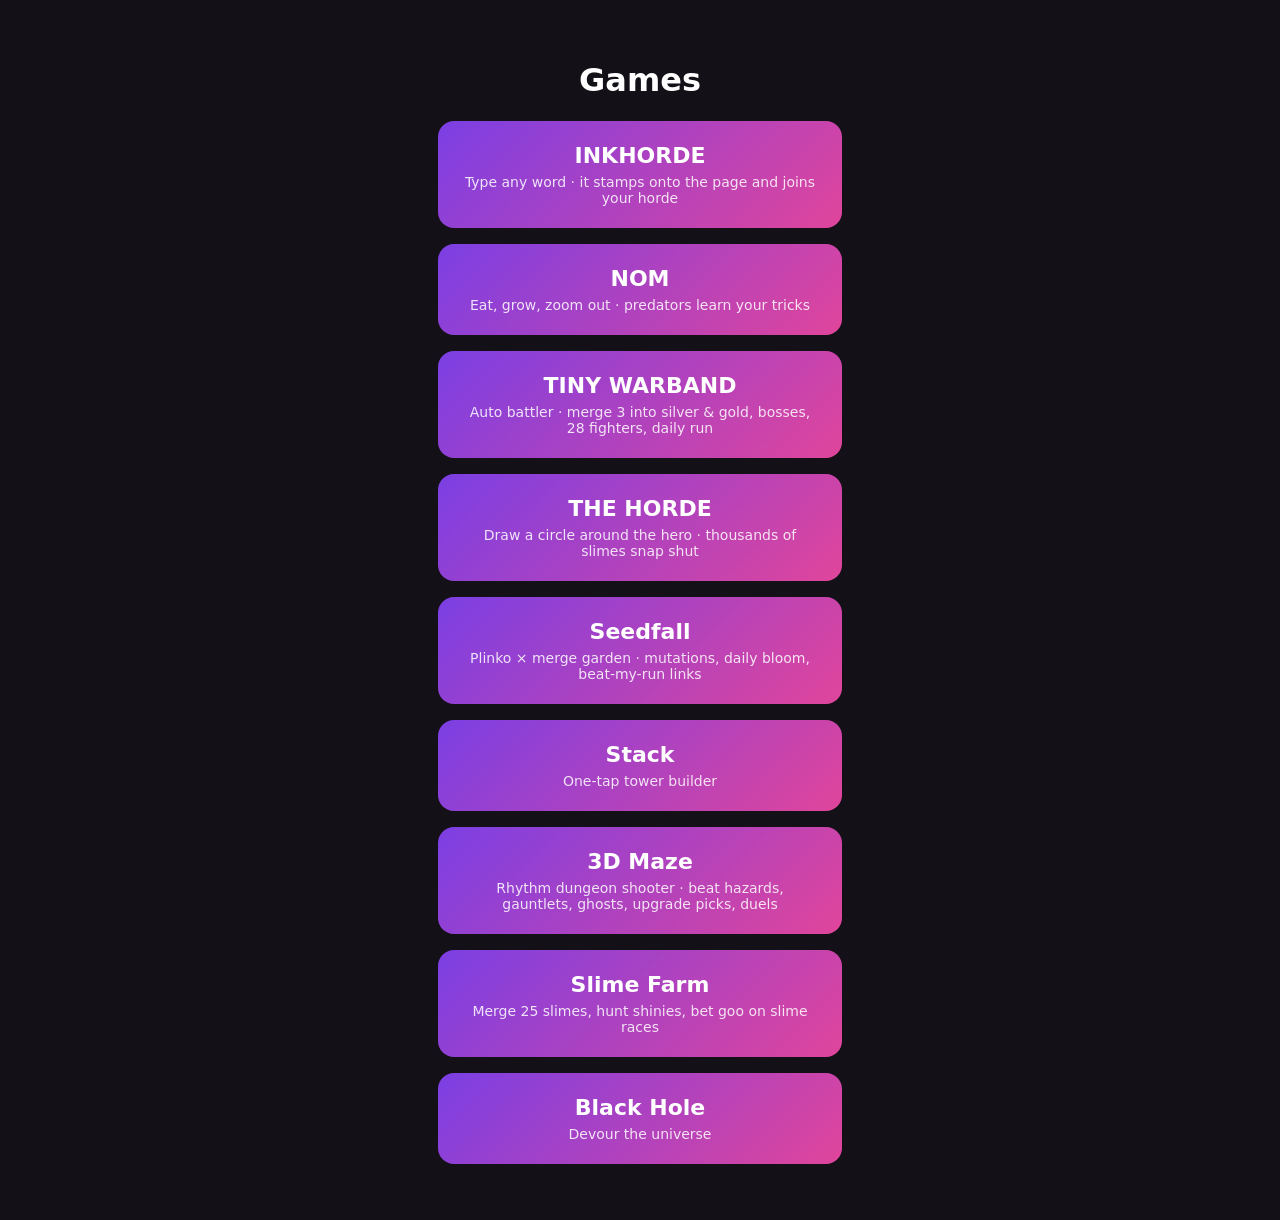
<file: index.html>
<!DOCTYPE html><html><head><meta charset="utf-8"><meta name="viewport" content="width=device-width,initial-scale=1">
<title>Brandon's Games</title><style>body{font-family:-apple-system,system-ui,sans-serif;background:#141018;color:#fff;margin:0;padding:40px 20px;text-align:center}
a{display:block;max-width:360px;margin:16px auto;padding:22px;border-radius:16px;background:linear-gradient(135deg,#7b3fe4,#e0459b);color:#fff;text-decoration:none;font-size:22px;font-weight:700}
small{display:block;font-weight:400;font-size:14px;opacity:.85;margin-top:6px}</style></head><body>
<h1>Games</h1>
<a href="inkhorde/">INKHORDE<small>Type any word · it stamps onto the page and joins your horde</small></a>
<a href="nom/">NOM<small>Eat, grow, zoom out · predators learn your tricks</small></a>
<a href="warband/">TINY WARBAND<small>Auto battler · merge 3 into silver &amp; gold, bosses, 28 fighters, daily run</small></a>
<a href="horde/">THE HORDE<small>Draw a circle around the hero · thousands of slimes snap shut</small></a>
<a href="seedfall/">Seedfall<small>Plinko × merge garden · mutations, daily bloom, beat-my-run links</small></a>
<a href="stack/">Stack<small>One-tap tower builder</small></a>
<a href="maze/">3D Maze<small>Rhythm dungeon shooter · beat hazards, gauntlets, ghosts, upgrade picks, duels</small></a>
<a href="slime/">Slime Farm<small>Merge 25 slimes, hunt shinies, bet goo on slime races</small></a>
<a href="blackhole/">Black Hole<small>Devour the universe</small></a>
</body></html>
</file>
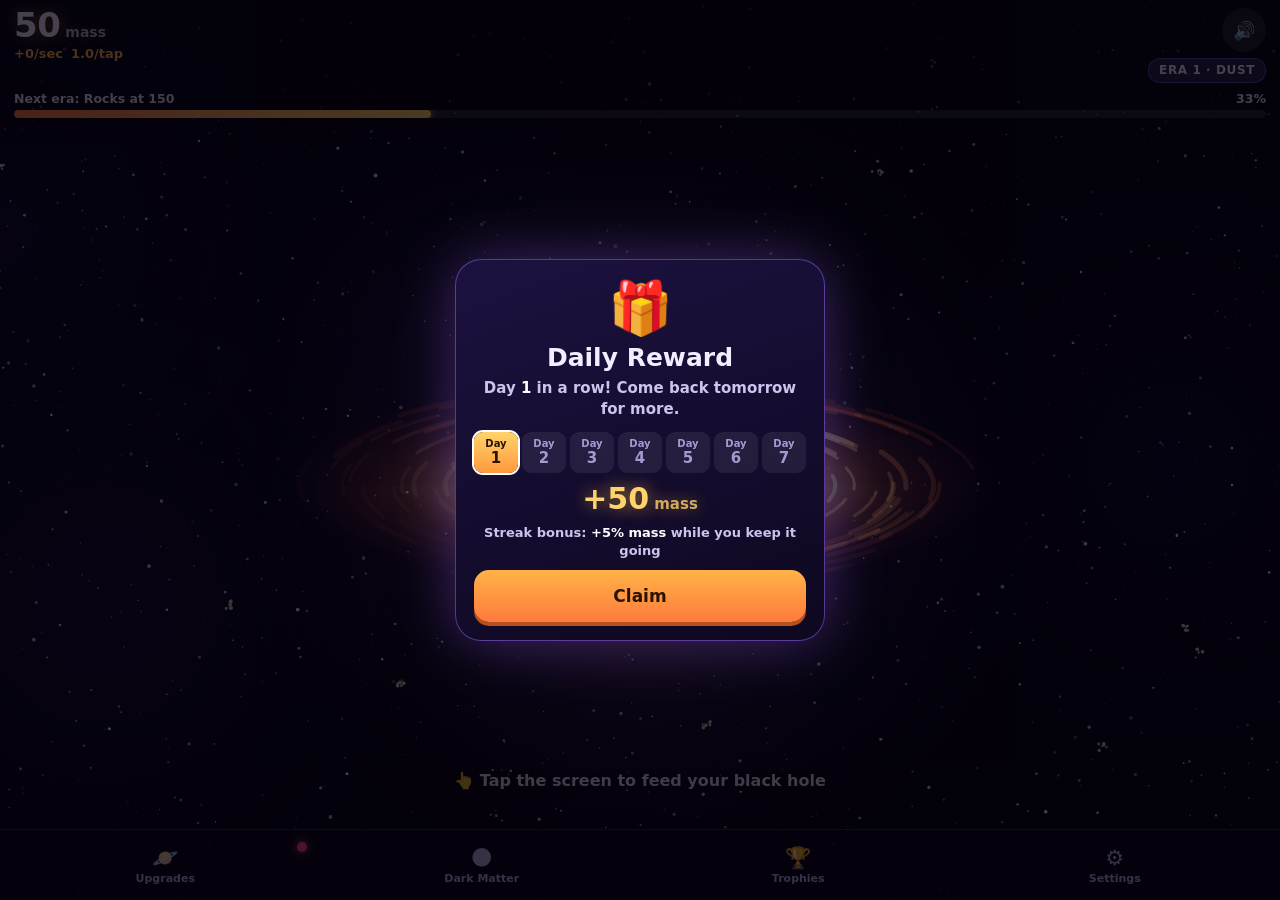
<file: blackhole/index.html>
<!DOCTYPE html>
<html lang="en"><head>
<meta charset="utf-8">
<meta name="viewport" content="width=device-width,initial-scale=1,maximum-scale=1,user-scalable=no,viewport-fit=cover">
<meta name="apple-mobile-web-app-capable" content="yes">
<meta name="mobile-web-app-capable" content="yes">
<meta name="apple-mobile-web-app-status-bar-style" content="black-translucent">
<meta name="apple-mobile-web-app-title" content="Black Hole">
<meta name="description" content="Black Hole: tap to feed a growing black hole. Eat the universe, then keep going through endless Realms.">
<meta name="theme-color" content="#05030c">
<title>Black Hole</title>
<link rel="icon" href="data:image/svg+xml,%3Csvg xmlns='http://www.w3.org/2000/svg' viewBox='0 0 100 100'%3E%3Crect width='100' height='100' fill='%2305030c'/%3E%3Cellipse cx='50' cy='50' rx='44' ry='14' fill='none' stroke='%23ffa040' stroke-width='6'/%3E%3Ccircle cx='50' cy='50' r='22' fill='%23000' stroke='%23ffe0a0' stroke-width='3'/%3E%3C/svg%3E">
<link rel="apple-touch-icon" id="ati" href="">
<style>
:root{--top:env(safe-area-inset-top,0px);--bot:env(safe-area-inset-bottom,0px);--acc:#ffb347;--pur:#9d6bff}
*{box-sizing:border-box;-webkit-tap-highlight-color:transparent;-webkit-user-select:none;user-select:none;-webkit-touch-callout:none}
html,body{margin:0;padding:0;width:100%;height:100%;overflow:hidden;overscroll-behavior:none;position:fixed;inset:0;background:#05030c}
body{font-family:-apple-system,"SF Pro Display",system-ui,"Segoe UI",sans-serif;color:#f4ecff;touch-action:none}
button{font-family:inherit;color:inherit;border:0;cursor:pointer;touch-action:manipulation;background:none}
#c{position:fixed;inset:0;width:100%;height:100%;display:block;touch-action:none}
#hud{position:fixed;left:0;right:0;top:0;padding:calc(var(--top) + 8px) 14px 6px;pointer-events:none;z-index:3;background:linear-gradient(rgba(5,3,12,.85),rgba(5,3,12,.55) 70%,rgba(5,3,12,0))}
.r1{display:flex;justify-content:space-between;align-items:flex-start}
#mass{font-size:34px;font-weight:800;letter-spacing:-.5px;line-height:1.05;text-shadow:0 0 18px rgba(255,170,80,.55);font-variant-numeric:tabular-nums}
#mass small{font-size:14px;font-weight:700;opacity:.75;margin-left:5px;letter-spacing:0;display:inline-block}
#mps{font-size:13px;font-weight:700;color:var(--acc);display:flex;flex-wrap:wrap;column-gap:8px;margin-top:2px}
.rt{display:flex;flex-direction:column;align-items:flex-end;gap:6px;flex:none;max-width:46%}
.r1>div:first-child{min-width:0;flex:1;padding-right:8px}
#mute{pointer-events:auto;width:44px;height:44px;border-radius:50%;background:rgba(255,255,255,.1);font-size:18px}
#era{font-size:12px;font-weight:800;letter-spacing:.6px;text-transform:uppercase;background:rgba(157,107,255,.25);border:1px solid rgba(157,107,255,.5);padding:4px 10px;border-radius:12px;text-align:center;line-height:1.25;transition:background .6s}
#goal{margin-top:8px;pointer-events:auto}
.gl{display:flex;justify-content:space-between;gap:8px;font-size:12.5px;font-weight:700;opacity:.95;margin-bottom:4px}
.bar{height:8px;border-radius:5px;background:rgba(255,255,255,.12);overflow:hidden}
.bar i{display:block;height:100%;width:0;border-radius:5px;background:linear-gradient(90deg,#ff7a3d,#ffd36b);box-shadow:0 0 10px #ffb347;transition:width .15s}
#combo{display:flex;align-items:center;gap:8px;margin-top:7px;opacity:0;transition:opacity .2s}
#combo .bar{flex:1;height:6px}
#combo .bar i{background:linear-gradient(90deg,#6bd2ff,#c18bff,#ff6bd6);box-shadow:0 0 10px #c18bff}
#comboTxt{font-size:13px;font-weight:900;color:#d7b8ff;min-width:92px;text-align:right}
#buffs{display:flex;gap:6px;flex-wrap:wrap;margin-top:6px}
.buff{font-size:12px;font-weight:900;padding:3px 9px;border-radius:999px;background:linear-gradient(90deg,#ffcf3d,#ff8a3d);color:#2a1300;box-shadow:0 0 12px rgba(255,190,60,.7)}
.buff.b2{background:linear-gradient(90deg,#ff5f9e,#a46bff);color:#fff}
#hint{position:fixed;left:0;right:0;text-align:center;font-size:16px;font-weight:800;pointer-events:none;z-index:2;opacity:.9;animation:pulse 1.4s ease-in-out infinite;text-shadow:0 0 10px #000}
@keyframes pulse{50%{opacity:.45;transform:scale(.97)}}
#toasts{position:fixed;left:0;right:0;top:calc(var(--top) + 160px);display:flex;flex-direction:column;align-items:center;gap:6px;pointer-events:none;z-index:15}
.toast{background:rgba(30,18,60,.95);border:1px solid rgba(255,211,107,.6);box-shadow:0 0 20px rgba(255,180,70,.35);padding:7px 14px;border-radius:14px;font-size:13px;font-weight:800;animation:tin .35s cubic-bezier(.2,1.5,.4,1),tout .4s 2.6s forwards;max-width:92%;text-align:center}
.toast small{display:block;font-size:12px;font-weight:700;color:#e8dcff}
.toast .tb2{color:#ffd36b;font-size:12px}
@keyframes tin{from{transform:translateY(-20px) scale(.8);opacity:0}}
@keyframes tout{to{transform:translateY(-10px);opacity:0}}
#tabs{position:fixed;left:0;right:0;bottom:0;display:grid;grid-template-columns:repeat(4,1fr);gap:6px;padding:8px 10px calc(var(--bot) + 8px);background:rgba(10,6,24,.94);border-top:1px solid rgba(157,107,255,.25);z-index:6}
.tb{position:relative;height:54px;border-radius:14px;display:flex;flex-direction:column;align-items:center;justify-content:center;font-size:11px;font-weight:800;color:#bfb0e0;gap:2px}
.tb i{font-style:normal;font-size:21px}
.tb{white-space:nowrap}@media (max-width:350px){.tb{font-size:10px}#mass{font-size:30px}}
.tb.on{background:rgba(157,107,255,.25);color:#fff;box-shadow:inset 0 0 0 1px rgba(157,107,255,.6)}
.dot{position:absolute;top:4px;right:14px;width:10px;height:10px;border-radius:50%;background:#ff4d7a;box-shadow:0 0 8px #ff4d7a;display:none}
#panel{position:fixed;left:0;right:0;bottom:0;height:58%;z-index:5;background:rgba(14,9,32,.97);border-radius:24px 24px 0 0;border-top:1px solid rgba(157,107,255,.35);box-shadow:0 -10px 40px rgba(0,0,0,.6);display:flex;flex-direction:column;transform:translateY(110%);transition:transform .28s cubic-bezier(.2,1,.3,1)}
#panel.open{transform:none}
.ph{display:flex;align-items:center;justify-content:space-between;padding:14px 14px 6px 18px}
.ph b{font-size:22px;font-weight:900}
.x{width:44px;height:44px;border-radius:50%;background:rgba(255,255,255,.08);font-size:16px;font-weight:900}
.pb{flex:1;overflow-y:auto;-webkit-overflow-scrolling:touch;touch-action:pan-y;overscroll-behavior:contain;padding:4px 12px calc(var(--bot) + 88px)}
.seg{display:flex;background:rgba(255,255,255,.07);border-radius:12px;padding:3px;gap:3px}
.seg button{flex:1;height:38px;border-radius:9px;font-weight:800;font-size:13px;color:#bfb0e0;min-width:52px;padding:0 8px;white-space:nowrap}
.seg button.on{background:var(--pur);color:#fff}
.sh{display:flex;align-items:center;justify-content:space-between;margin:6px 2px 10px;gap:10px}
.sh span{font-size:13px;font-weight:800;color:#a898d0;text-transform:uppercase;letter-spacing:.6px}
.it{display:flex;align-items:center;gap:10px;background:rgba(255,255,255,.05);border:1px solid rgba(255,255,255,.06);border-radius:16px;padding:10px;margin-bottom:8px}
.it.lock{opacity:.45}
.ic{width:44px;height:44px;border-radius:12px;background:rgba(157,107,255,.18);display:flex;align-items:center;justify-content:center;font-size:24px;flex:none;position:relative}
.ic em{position:absolute;bottom:-5px;right:-5px;font-style:normal;font-size:10px;font-weight:900;background:#ffd36b;color:#2a1300;border-radius:7px;padding:1px 4px}
.tx{flex:1;min-width:0}
.tx b{display:block;font-size:15px;font-weight:800;white-space:nowrap;overflow:hidden;text-overflow:ellipsis}
.tx small{display:block;font-size:12px;color:#b5a8d8;font-weight:600;margin-top:1px}
.tx .ms{height:4px;border-radius:2px;background:rgba(255,255,255,.1);margin-top:5px;overflow:hidden}
.tx .ms i{display:block;height:100%;background:#ffd36b}
.bb{min-width:86px;max-width:118px;min-height:48px;border-radius:13px;background:linear-gradient(#ffb347,#ff7a3d);color:#2a1300;font-weight:900;font-size:14px;line-height:1.1;padding:0 8px;flex:none;box-shadow:0 3px 0 #b8501f}
.bb small{display:block;font-size:10.5px;font-weight:800;opacity:.8;white-space:nowrap;overflow:hidden;text-overflow:ellipsis}
.bb:active{transform:translateY(2px);box-shadow:0 1px 0 #b8501f}
.bb:disabled{background:rgba(255,255,255,.1);color:#8f84ad;box-shadow:none}
.bb.dm{background:linear-gradient(#b48cff,#7a4fe0);color:#fff;box-shadow:0 3px 0 #4b2bb3}
.bb.dm small{opacity:.92}
.bb.qf{background:linear-gradient(#6be4ff,#3a8fe0);color:#04203a;box-shadow:0 3px 0 #1d5aa0}
.card{background:linear-gradient(135deg,rgba(157,107,255,.22),rgba(255,122,61,.15));border:1px solid rgba(157,107,255,.4);border-radius:18px;padding:14px;margin-bottom:12px}
.card h3{margin:0 0 4px;font-size:18px;font-weight:900}
.card p{margin:0 0 8px;font-size:13px;color:#cfc3ee;font-weight:600;line-height:1.4}
.big{width:100%;height:50px;border-radius:14px;background:linear-gradient(#b48cff,#6a3fd6);color:#fff;font-weight:900;font-size:17px;box-shadow:0 4px 0 #3f2296;margin-top:8px}
.big:disabled{background:rgba(255,255,255,.1);color:#8f84ad;box-shadow:none}
.big.qf{background:linear-gradient(#6be4ff,#3a8fe0);color:#04203a;box-shadow:0 4px 0 #1d5aa0}
.dmc{font-size:15px;font-weight:900;color:#d7b8ff}
.row3{display:grid;grid-template-columns:repeat(3,1fr);gap:8px;margin-bottom:6px}
.sk{background:rgba(255,255,255,.05);border:1px solid rgba(255,255,255,.08);border-radius:14px;padding:8px 6px;text-align:center;display:flex;flex-direction:column;align-items:center;gap:3px}
.sk.lock{opacity:.35}
.sk .si{font-size:24px}
.sk b{font-size:12.5px;font-weight:800;line-height:1.15}
.sk small{font-size:11px;color:#b5a8d8;font-weight:600;line-height:1.3;min-height:43px}
.sk small.lv{min-height:0;color:#e2d6ff;font-weight:800}
.sk .bb{min-width:0;max-width:none;width:100%;min-height:42px;font-size:12.5px;margin-top:auto}
.tier{font-size:11px;font-weight:800;color:#a898d0;text-transform:uppercase;letter-spacing:.6px;margin:10px 2px 6px;text-align:center}
.conn{height:10px;width:2px;background:rgba(157,107,255,.5);margin:0 auto}
.ach{display:grid;grid-template-columns:repeat(2,1fr);gap:8px}
.ac{background:rgba(255,255,255,.04);border-radius:14px;padding:10px;display:flex;gap:8px;align-items:center;border:1px solid rgba(255,255,255,.06)}
.ac.got{background:rgba(255,211,107,.12);border-color:rgba(255,211,107,.45)}
.ac i{font-style:normal;font-size:22px;filter:grayscale(1);opacity:.5}
.ac.got i{filter:none;opacity:1}
.ac b{display:block;font-size:12.5px;font-weight:800}
.ac small{display:block;font-size:11.5px;color:#b5a8d8;font-weight:600}
.srow{display:flex;justify-content:space-between;align-items:center;background:rgba(255,255,255,.05);border-radius:14px;padding:12px 14px;margin-bottom:8px;font-weight:800}
.tg{width:56px;height:32px;border-radius:16px;background:rgba(255,255,255,.15);position:relative}
.tg::after{content:'';position:absolute;top:3px;left:3px;width:26px;height:26px;border-radius:50%;background:#fff;transition:left .2s}
.tg.on{background:#7a4fe0}.tg.on::after{left:27px}
.stats{font-size:13px;line-height:1.85;color:#cfc3ee;font-weight:600;padding:4px 4px 10px}
.stats b{color:#fff}
.danger{width:100%;height:48px;border-radius:14px;background:rgba(255,77,122,.15);color:#ff6b8f;font-weight:900;font-size:15px;border:1px solid rgba(255,77,122,.4)}
.mod{position:fixed;inset:0;z-index:20;display:none;align-items:center;justify-content:center;background:rgba(3,1,10,.72);padding:calc(var(--top) + 14px) 18px calc(var(--bot) + 14px)}
.mod.open{display:flex}
.mbox{background:linear-gradient(160deg,#1c1240,#0e0820);border:1px solid rgba(157,107,255,.5);box-shadow:0 0 60px rgba(157,107,255,.35);border-radius:26px;padding:20px 18px 18px;width:100%;max-width:370px;max-height:100%;overflow-y:auto;-webkit-overflow-scrolling:touch;text-align:center;animation:pop .4s cubic-bezier(.2,1.5,.4,1)}
@keyframes pop{from{transform:scale(.6);opacity:0}}
.mbox .em{font-size:52px;line-height:1.1}
.mbox h2{margin:6px 0;font-size:25px;font-weight:900}
.mbox p{margin:6px 0;font-size:15px;color:#cfc3ee;font-weight:600;line-height:1.4}
.mbox .amt{font-size:30px;font-weight:900;color:#ffd36b;text-shadow:0 0 16px rgba(255,190,60,.6);margin:8px 0}
.mb{display:block;width:100%;min-height:52px;border-radius:15px;background:linear-gradient(#ffb347,#ff7a3d);color:#2a1300;font-weight:900;font-size:17px;margin-top:10px;box-shadow:0 4px 0 #b8501f;padding:6px 10px}
.mb small{display:block;font-size:12px;font-weight:700;opacity:.8}
.mb.alt{background:rgba(255,255,255,.1);color:#fff;box-shadow:none}
.mb.pur{background:linear-gradient(#b48cff,#6a3fd6);color:#fff;box-shadow:0 4px 0 #3f2296}
.mb.red{background:linear-gradient(#ff6b8f,#d63a62);color:#fff;box-shadow:0 4px 0 #8f1f3c}
.mb.blu{background:linear-gradient(#6be4ff,#3a8fe0);color:#04203a;box-shadow:0 4px 0 #1d5aa0}
.days{display:grid;grid-template-columns:repeat(7,1fr);gap:4px;margin:12px 0 4px}
.days div{border-radius:9px;background:rgba(255,255,255,.07);padding:6px 0;font-size:10px;font-weight:800;color:#a898d0}
.days div.d{background:linear-gradient(#ffd36b,#ff9a3d);color:#2a1300}
.days div.t{box-shadow:0 0 0 2px #fff}
.days b{display:block;font-size:15px}
.note{font-size:12px;color:#a898d0;font-weight:600;margin:4px 4px 10px;line-height:1.4}
.wide{width:100%;min-height:48px;border-radius:14px;background:rgba(157,107,255,.2);border:1px solid rgba(157,107,255,.45);font-weight:900;font-size:14px;margin-bottom:10px;padding:6px 10px}
.two{display:grid;grid-template-columns:1fr 1fr;gap:8px}.two .mb{margin-top:4px;font-size:15px}
textarea{width:100%;height:96px;border-radius:12px;border:1px solid rgba(157,107,255,.5);background:rgba(0,0,0,.35);color:#fff;font:600 16px/1.3 ui-monospace,Menlo,monospace;padding:8px;margin-top:6px;resize:none;-webkit-user-select:text;user-select:text;touch-action:auto;word-break:break-all}
.err{color:#ff8fa8!important;font-size:13px!important;min-height:18px;margin:4px 0 0!important}
.sum{background:rgba(255,255,255,.06);border-radius:12px;padding:8px;text-align:left;line-height:1.7!important}
.scr{max-height:52vh;overflow-y:auto;-webkit-overflow-scrolling:touch;touch-action:pan-y;overscroll-behavior:contain;margin:8px 0;text-align:left}
.rr{display:flex;align-items:center;gap:10px;padding:9px 6px;border-bottom:1px solid rgba(255,255,255,.07)}
.rr i{flex:none;width:22px;height:22px;border-radius:50%}
.rr.next i{border:2px dashed rgba(255,255,255,.35)}
.rr b{display:block;font-size:14.5px;font-weight:800}.rr small{display:block;font-size:12px;color:#b5a8d8;font-weight:600;line-height:1.3}
.rr em{margin-left:auto;font-style:normal;font-size:11px;font-weight:900;background:#ffd36b;color:#2a1300;border-radius:8px;padding:3px 7px;flex:none}
.rr.here{background:rgba(255,211,107,.08);border-radius:12px}
.rr .gi{font-size:22px;flex:none;width:28px;text-align:center}
.wn p{font-size:14px!important;margin:0 0 10px!important}
.prog{margin:6px 0 8px;text-align:left}
.amt small{font-size:15px;opacity:.8}
.mbox p b{color:#fff}
</style>
</head>
<body>
<canvas id="c"></canvas>
<div id="hud">
  <div class="r1">
    <div><div id="mass">0</div><div id="mps"></div></div>
    <div class="rt"><button id="mute" aria-label="Sound on or off">🔊</button><div id="era">Era 1 · Dust</div></div>
  </div>
  <div id="goal"><div class="gl"><span id="goalTxt">Next era</span><span id="goalPct">0%</span></div><div class="bar"><i id="goalBar"></i></div></div>
  <div id="combo"><div class="bar"><i id="comboBar"></i></div><span id="comboTxt">COMBO ×1.0</span></div>
  <div id="buffs"></div>
</div>
<div id="hint">👆 Tap the screen to feed your black hole</div>
<div id="toasts"></div>
<div id="panel"><div class="ph"><b id="ptitle">Upgrades</b><button class="x" id="pclose" aria-label="Close">✕</button></div><div class="pb" id="pbody"></div></div>
<nav id="tabs">
  <button class="tb" data-t="up"><i>🪐</i>Upgrades<span class="dot" id="d_up"></span></button>
  <button class="tb" data-t="dm"><i>🌑</i>Dark Matter<span class="dot" id="d_dm"></span></button>
  <button class="tb" data-t="ach"><i>🏆</i>Trophies<span class="dot" id="d_ach"></span></button>
  <button class="tb" data-t="set"><i>⚙️</i>Settings<span class="dot" id="d_set"></span></button>
</nav>
<div class="mod" id="modal"><div class="mbox" id="mbox"></div></div>
<script>
(function(){
'use strict';
// Save keys: v2 saves live under a NEW key so the old v1 save is never overwritten (safe rollback).
var KEY='blackhole_v2',OLDKEY='blackhole_v1',VER=2;
// ---------- log-space numbers ----------
// All mass / Dark Matter / Quantum Foam amounts are stored as log10(value) so they never overflow.
// 0 is stored as -Infinity (NI).
var NI=-Infinity,L2=Math.log10(2),L3=Math.log10(3);
function lg(x){return x>0?Math.log10(x):NI;}
function pw(L){return L===NI?0:Math.pow(10,L);}
function lAdd(a,b){if(a===NI)return b;if(b===NI)return a;var hi=a>b?a:b,lo=a>b?b:a;if(hi-lo>17)return hi;return hi+Math.log10(1+Math.pow(10,lo-hi));}
function lSub(a,b){if(b===NI)return a;var d=b-a;if(d>-1e-12)return NI;if(d<-17)return a;return a+Math.log10(1-Math.pow(10,d));}
function ge(a,b){return a>=b-1e-9;}
function lFloor(L){if(L===NI||L>=15)return L;var v=Math.floor(Math.pow(10,L)+1e-7);return v>0?Math.log10(v):NI;}
function lCeil(L){if(L===NI||L>=15)return L;var v=Math.ceil(Math.pow(10,L)-1e-7);return v>0?Math.log10(v):NI;}
function lInt(L){if(L===NI||L>=15)return L;var v=Math.round(Math.pow(10,L));return v>0?Math.log10(v):NI;}
function okL(L){return L===NI||(typeof L==='number'&&isFinite(L));}
// ---------- number names ----------
var NAMES=['','Thousand','Million','Billion','Trillion','Quadrillion','Quintillion','Sextillion','Septillion','Octillion','Nonillion'];
var NU=['','un','duo','tre','quattuor','quin','sex','septen','octo','novem'],NT=['','deci','viginti','triginta','quadraginta','quinquaginta','sexaginta','septuaginta','octoginta','nonaginta'],NH=['','centi','ducenti','trecenti','quadringenti','quingenti','sescenti','septingenti','octingenti','nongenti'];
function groupName(g){if(g<NAMES.length)return NAMES[g];var n=g-1;if(n>999)return null;var s=NU[n%10]+NT[Math.floor(n/10)%10]+NH[Math.floor(n/100)];s=s.replace(/[ai]$/,'')+'illion';return s.charAt(0).toUpperCase()+s.slice(1);}
function commas(v){return String(v).replace(/\B(?=(\d{3})+(?!\d))/g,',');}
function fl(v,d){var k=Math.pow(10,d);return (Math.floor(v*k+1e-6)/k).toFixed(d);}
// returns {n:'1.23',w:'Tredecillion'} ; w may be ''
function fmtParts(L){
  if(L!==L)return{n:'0',w:''};
  if(L===NI||L<-6)return{n:'0',w:''};
  if(L===Infinity)return{n:'∞',w:''};
  if(L<6){var v=Math.pow(10,L);if(v<10&&v%1>0.05&&Math.abs(v-Math.round(v))>1e-6)return{n:fl(v,1),w:''};return{n:commas(Math.floor(v+1e-7)),w:''};}
  var e=Math.floor(L+1e-12),m=Math.pow(10,L-e);if(m<1){m*=10;e--;}
  var c=Math.floor(m*100+1e-6);if(c>=1000){c=Math.floor(c/10);e++;}if(c<100)c=100; // 3 significant digits, rounded down
  if(e>=1e9)return{n:'e'+fmtL(Math.log10(e)).replace(/ /g,'\u00a0'),w:''};
  var g=Math.floor(e/3),nm=S&&S.sci?null:groupName(g);
  if(!nm)return{n:(c/100).toFixed(2)+'e'+commas(e),w:''};
  var r=e-3*g;return{n:r===0?(c/100).toFixed(2):r===1?(c/10).toFixed(1):String(c),w:nm};
}
function fmtL(L){var p=fmtParts(L);return p.w?p.n+' '+p.w:p.n;}
function fmt(x){return fmtL(lg(x));}
function fmtTime(s){s=Math.floor(s);var h=Math.floor(s/3600),m=Math.floor(s%3600/60),x=s%60;return h?h+'h '+m+'m':m?m+'m '+x+'s':x+'s';}
function srand(seed){seed=Math.floor(Math.abs(seed))%2147483646+1;return function(){seed=(seed*16807)%2147483647;return (seed-1)/2147483646;};}
var $=function(id){return document.getElementById(id);};
function today(d){d=d||new Date();return d.getFullYear()+'-'+(d.getMonth()+1)+'-'+d.getDate();}
// ---------- data ----------
var ERAS=[
 {n:'Dust',at:0,hue:230,d:'Specks of space dust'},
 {n:'Rocks',at:150,hue:25,d:'Space rocks drift in'},
 {n:'Asteroids',at:4e3,hue:35,d:'Big rocks full of craters'},
 {n:'Moons',at:9e4,hue:210,d:'Swallow whole moons'},
 {n:'Planets',at:2.5e6,hue:190,d:'Whole planets spiral in'},
 {n:'Stars',at:8e7,hue:45,d:'Stars are on the menu now'},
 {n:'Solar Systems',at:3e9,hue:30,d:'Entire solar systems'},
 {n:'Nebulae',at:1.2e11,hue:300,d:'Giant glowing gas clouds'},
 {n:'Galaxies',at:5e12,hue:260,d:'Billions of stars per bite'},
 {n:'Galaxy Clusters',at:2.5e14,hue:200,d:'Thousands of galaxies at once'},
 {n:'The Universe',at:1.5e16,hue:320,d:'Nothing is left. Only you.'}
];
ERAS.forEach(function(e){e.L=lg(e.at);});
var LAST=ERAS.length-1;
var GENS=[
 ['Gravity Well','🌀',15,0.3],['Dust Collector','🧹',120,2.5],['Rock Magnet','🧲',1300,18],['Orbital Tether','🛰️',1.4e4,130],
 ['Tidal Ripper','🌊',1.6e5,1000],['Stellar Siphon','☀️',2e6,8000],['Wormhole Pump','🕳️',2.6e7,6.5e4],['Quasar Jet','💫',3.5e8,5.2e5],
 ['Dark Flow','🌑',5e9,4.2e6],['Cosmic String','🧵',8e10,3.4e7],['Entropy Engine','⚙️',1.4e12,2.8e8],['Hawking Furnace','🔥',2.6e13,2.3e9]
];
var GR=1.15,LGR=Math.log10(1.15),MILE=[25,50,100,150,200,250,300,400,500,600,700,800,900,1000];
var AUTO=[0,1,2,3,5,8,12];
// ---------- Realms (endless, after The Universe) ----------
var REALMS=[
 {n:'The Multiverse',h:280,d:'Endless copies of everything'},
 {n:'The Omniverse',h:190,d:'Every universe, all at once'},
 {n:'The Void',h:245,d:'The silence between it all'},
 {n:'The Dreaming',h:315,d:'Where sleeping worlds dream'},
 {n:'The Fracture',h:12,d:'Reality cracks like glass'},
 {n:'The Echo',h:170,d:'Old worlds repeat forever'},
 {n:'The Abyss Beyond',h:225,d:'Deeper than the dark'},
 {n:'The Unwritten',h:45,d:'Nothing here has a name yet'}
];
var RADJ=['Hollow','Drowned','Silent','Burning','Frozen','Shattered','Gilded','Endless','Sleeping','Forgotten','Crimson','Velvet','Iron','Glass','Broken','Wandering','Restless','Golden','Pale','Hidden','Ancient','Weeping','Laughing','Twisted','Quiet','Shining','Sunken','Starless','Painted','Lonely','Ember','Silver','Thousand','Last','First','Secret','Tangled','Fading','Rising','Distant'];
var RNOUN=['Crown','Star','Engine','Garden','Sea','Tower','Mirror','Clock','Ocean','Forest','Lantern','Throne','Bell','River','Spiral','Gate','Harbor','Choir','Library','Machine','Desert','Moon','Comet','Orchard','Labyrinth','Cathedral','Furnace','Veil','Storm','Archive','Shore','Thread','Prism','Maze','Kingdom','Song','Well','Dawn','Halo','Nest'];
var RDESC=['Stranger than the last one','The pull here feels different','Even light gets lost here','Nobody has been this far','Quiet, huge and very old','It hums when you eat it','The stars here taste sweet','Colors you have never seen'];
function roman(n){var r='',v=[[1000,'M'],[900,'CM'],[500,'D'],[400,'CD'],[100,'C'],[90,'XC'],[50,'L'],[40,'XL'],[10,'X'],[9,'IX'],[5,'V'],[4,'IV'],[1,'I']];for(var i=0;i<v.length;i++)while(n>=v[i][0]){r+=v[i][1];n-=v[i][0];}return r;}
var RCOMBO=RADJ.length*RNOUN.length;
function realmInfo(k){ // k>=1
  if(k<=REALMS.length)return REALMS[k-1];
  var j=k-REALMS.length-1,cyc=Math.floor(j/RCOMBO),p=((j%RCOMBO)*619+7)%RCOMBO;
  var n='The '+RADJ[Math.floor(p/RNOUN.length)]+' '+RNOUN[p%RNOUN.length]+(cyc?' '+roman(cyc+1):'');
  return{n:n,h:Math.floor((k*137.508+40)%360),d:RDESC[k%RDESC.length]};
}
// Realm k is reached when THIS RUN's mass reaches 10^realmL(k). Gaps grow slowly so each Realm takes a bit longer.
var R1=45,RG0=4,RG1=0.5,PULL=0.15/60; // PULL: log10 growth of Realm Pull per second of play once The Universe is reached
// gap to the next Realm = 4 + 0.5*(k-1) + 6*0.6^(k-1) orders of magnitude (bigger early gaps soak up the post-Universe snowball)
function realmL(k){var j=k-1;return R1+RG0*j+RG1*j*(j-1)/2+15*(1-Math.pow(0.6,j));}
function realmBonusL(){return S.realm*L2;}
function pullOn(){return S.maxEra>=LAST||S.realm>0;}
function realmHue(){return S.realm>0?realmInfo(S.realm).h:ERAS[S.era].hue;}
// ---------- Dark Matter skills (endless: past the old max, levels keep going with smaller steps) ----------
function cg(a,r,l){return Math.log10(a)+l*Math.log10(r);}
function autoRate(l){return l<=6?AUTO[l]:12+28*(1-Math.pow(0.9,l-6));}
function magBoost(l){return l<=5?0.25*l:1.25+0.75*(1-Math.pow(0.85,l-5));}
function frenDur(l){return l<=5?30+10*l:80+40*(1-Math.pow(0.9,l-5));}
function stormDur(l){return l<=5?15+5*l:40+20*(1-Math.pow(0.9,l-5));}
function cheapPct(l){return l<=8?5*l:40+20*(1-Math.pow(0.9,l-8));}
function twinChance(l){return 0.6*(1-Math.pow(0.87,l));}
function tapSkL(l){return Math.min(l,10)*L2+Math.max(0,l-10)*Math.log10(1.5);}
function ampL(l){return Math.min(l,30)*Math.log10(1.5)+Math.max(0,l-30)*Math.log10(1.25);}
function r0(x){return Math.round(x*10)/10;}
var SK=[
 {r:0,k:'tap',n:'Dark Fingers',i:'👆',cap:10,c:function(l){return cg(1,2,l);},d:function(l){return 'Taps ×'+fmtL(tapSkL(l+1)-tapSkL(l)+0)+' stronger (now ×'+fmtL(tapSkL(l))+')';}},
 {r:0,k:'amp',n:'Gravity Amp',i:'🧲',cap:30,c:function(l){return cg(2,1.6,l);},d:function(l){return 'Mass/sec ×'+(l<30?'1.5':'1.25')+' (now ×'+fmtL(ampL(l))+')';}},
 {r:0,k:'mag',n:'Star Magnet',i:'⭐',cap:5,c:function(l){return cg(3,2,l);},d:function(l){return 'Golden stars come more often (now +'+Math.round(magBoost(l)*100)+'%)';}},
 {r:1,k:'auto',n:'Phantom Taps',i:'👻',cap:6,c:function(l){return cg(5,2.3,l);},d:function(l){return 'Free taps every second: '+r0(autoRate(l+1))+'/s (now '+r0(autoRate(l))+')';}},
 {r:1,k:'combo',n:'Combo Overdrive',i:'⚡',cap:5,c:function(l){return cg(4,2.2,l);},d:function(l){return 'Max combo ×'+comboMaxMult(l+1)+' (now ×'+comboMaxMult(l)+')';}},
 {r:1,k:'fren',n:'Frenzy Mastery',i:'🌟',cap:5,c:function(l){return cg(5,2,l);},d:function(l){return 'Star boosts last longer: '+Math.round(frenDur(l+1))+'s (now '+Math.round(frenDur(l))+'s)';}},
 {r:2,k:'head',n:'Head Start',i:'🚀',cap:5,max:9,c:function(l){return cg(10,3,l);},d:function(l){return l>=9?'Every run starts in '+ERAS[9].n:'Start each run in '+ERAS[l+1].n+(l?' (now '+ERAS[l].n+')':'');}},
 {r:2,k:'time',n:'Time Dilation',i:'⏳',cap:4,max:4,c:function(l){return cg(8,2.5,l);},d:function(l){return l>=4?'Away earnings: 24h at 100%':'Away earnings: '+(8+4*(l+1))+'h at '+(50+12.5*(l+1))+'% (now '+(8+4*l)+'h)';}},
 {r:2,k:'cheap',n:'Cheap Physics',i:'💸',cap:8,c:function(l){return cg(6,2,l);},d:function(l){return 'Generators '+r0(cheapPct(l+1))+'% cheaper (now '+r0(cheapPct(l))+'%)';}},
 {r:3,k:'nova',n:'Supernova Insight',i:'💥',cap:3,c:function(l){return cg(20,3,l);},d:function(l){return 'Supernova rewards ×'+(l+2)+(l<3?', and they come more often':'')+' (now ×'+(l+1)+')';}},
 {r:3,k:'divi',n:'Dark Dividend',i:'🌑',cap:10,c:function(l){return cg(15,2.2,l);},d:function(l){return 'Dark Matter from Big Crunch +'+(25*(l+1))+'% (now +'+(25*l)+'%)';}},
 {r:3,k:'luck',n:'Event Horizon',i:'🍀',cap:5,c:function(l){return cg(18,2.2,l);},d:function(l){return 'Golden star rewards ×'+(1+0.5*(l+1))+' (now ×'+(1+0.5*l)+')';}},
 {r:4,k:'twin',n:'Twin Stars',i:'🌠',cap:8,c:function(l){return cg(40,2.2,l);},d:function(l){return 'Golden stars may bring a twin: '+Math.round(twinChance(l+1)*100)+'% (now '+Math.round(twinChance(l)*100)+'%)';}},
 {r:4,k:'burn',n:'Slow Burn',i:'🕯️',cap:8,c:function(l){return cg(50,2.5,l);},d:function(l){return 'Long runs pay off: +10% mass/sec per minute of this run, up to +'+(50*(l+1))+'% (now +'+(50*l)+'%)';}}
];
var QK=[
 {k:'res',n:'Foam Resonance',i:'🔮',cap:10,c:function(l){return cg(1,2,l);},d:function(l){return 'Dark Matter from Big Crunch ×'+(l<10?2:1.5)+' (now ×'+fmtL(resL(l))+')';}},
 {k:'echo',n:'Echo Universe',i:'🔁',cap:10,c:function(l){return cg(1,2,l);},d:function(l){return 'All mass ×'+(l<10?3:2)+' (now ×'+fmtL(echoL(l))+')';}},
 {k:'seed',n:'Seed Matter',i:'🌱',cap:5,c:function(l){return cg(2,3,l);},d:function(l){return 'Start each Multiverse with '+fmtL(cg(10,4,l))+' Dark Matter';}},
 {k:'fdis',n:'Foam Discount',i:'🏷️',cap:6,c:function(l){return cg(4,2.5,l);},d:function(l){return 'Dark Matter skills cost less: −'+Math.round(fdPct(l+1))+'% (now −'+Math.round(fdPct(l))+'%)';}},
 {k:'eter',n:'Eternal Trophies',i:'🏆',cap:1,max:1,c:function(){return Math.log10(3);},d:function(){return 'Every trophy gives double the bonus';}},
 {k:'pat',n:'Infinite Patience',i:'♾️',cap:1,max:1,c:function(){return Math.log10(2);},d:function(){return 'Away earnings: 24h at 100%';}}
];
function fdPct(l){return 50*(1-Math.pow(0.92,l));}
function resL(l){return Math.min(l,10)*L2+Math.max(0,l-10)*Math.log10(1.5);}
function echoL(l){return Math.min(l,10)*L3+Math.max(0,l-10)*L2;}
var STEEP=Math.log10(3),QSTEEP=Math.log10(5); // past the old max, each level costs an extra ×3 (skills) / ×5 (Foam upgrades), so endless levels can't snowball
function skCostL(s,l){var c=s.c(l)+(l>=s.cap?(l-s.cap+1)*STEEP:0);if(SK.indexOf(s)>=0)c+=Math.log10(1-fdPct(qk('fdis'))/100);return lCeil(c);}
function skMax(s){return s.max===undefined?Infinity:s.max;}
// ---------- trophies ----------
var ACH=[];
function A(id,i,n,d,f){ACH.push({id:id,i:i,n:n,dd:d,f:f,get d(){return typeof this.dd==='function'?this.dd():this.dd;}});}
function anySkPastCap(){return SK.some(function(s){return sk(s.k)>s.cap;});}
[[3,'Snack'],[6,'Hungry'],[9,'Ravenous'],[12,'Insatiable'],[15,'Cosmic Appetite'],[18,'Devourer'],[21,'Omnivore'],[25,'All-Consuming']].forEach(function(a,j){A('m'+j,'🍽️',a[1],function(){return 'Devour '+fmtL(a[0])+' mass in total';},function(){return ge(S.total,a[0]);});});
ERAS.forEach(function(e,j){if(j)A('e'+j,'🌌',e.n+'!','Reach the '+e.n+' era',function(){return S.maxEra>=j;});});
[[100,'Poke'],[1000,'Tapper'],[10000,'Tap God']].forEach(function(a,j){A('t'+j,'👆',a[1],'Tap '+fmt(a[0])+' times',function(){return S.st.taps>=a[0];});});
[[25,'Combo Starter'],[50,'Combo Master'],[150,'Combo Legend']].forEach(function(a,j){A('c'+j,'⚡',a[1],'Build a '+a[0]+'-tap combo',function(){return S.st.bestCombo>=a[0];});});
[[1,'Shooting Star'],[10,'Stargazer'],[50,'Star Catcher']].forEach(function(a,j){A('g'+j,'⭐',a[1],'Catch '+a[0]+' golden star'+(a[0]>1?'s':''),function(){return S.st.stars>=a[0];});});
[[1,'Kaboom'],[10,'Nova Addict']].forEach(function(a,j){A('n'+j,'💥',a[1],'Catch '+a[0]+' supernova'+(a[0]>1?'s':''),function(){return S.st.novas>=a[0];});});
[[10,'Machinery'],[50,'Factory'],[150,'Megastructure'],[400,'Dyson Swarm']].forEach(function(a,j){A('o'+j,'🛠️',a[1],'Own '+a[0]+' generators',function(){return totalGens()>=a[0];});});
A('all','🧩','Full Set','Own every kind of generator',function(){return S.gens.every(function(x){return x>0;});});
[[1,'Big Crunch'],[5,'Cyclic Cosmos'],[25,'Eternal Return']].forEach(function(a,j){A('b'+j,'🌑',a[1],'Big Crunch '+a[0]+' time'+(a[0]>1?'s':''),function(){return S.crunches>=a[0];});});
A('mv','🔮','Multiverse','Collapse the Multiverse once',function(){return S.mvs>=1;});
A('s3','📅','Regular','Play 3 days in a row',function(){return S.streak>=3;});
A('s7','🗓️','Devoted','Play 7 days in a row',function(){return S.streak>=7;});
A('off','😴','Nap Time','Come back after 1 hour away',function(){return S.st.napped;});
// --- new in the Infinite update (29) ---
[[30,'Bottomless'],[45,'Unstoppable'],[60,'Galactic Glutton']].forEach(function(a,j){A('m'+(8+j),'🍽️',a[1],function(){return 'Devour '+fmtL(a[0])+' mass in total';},function(){return ge(S.total,a[0]);});});
A('m11','💯','Googol','Devour a googol: 1 with 100 zeros',function(){return ge(S.total,100);});
A('m12','♾️','Past Infinity','Devour more than most computers can count (1.8e308)',function(){return ge(S.total,308.26);});
A('t3','👆','Tap Legend','Tap 100,000 times',function(){return S.st.taps>=1e5;});
A('g3','⭐','Star Shower','Catch 150 golden stars',function(){return S.st.stars>=150;});
A('n2','💥','Supernova Storm','Catch 25 supernovas',function(){return S.st.novas>=25;});
A('o4','🏭','Star Factory','Own 2,000 generators',function(){return totalGens()>=2000;});
A('b3','🌑','Crunch Time','Big Crunch 100 times',function(){return S.crunches>=100;});
A('mv5','🔮','Many Worlds','Collapse the Multiverse 5 times',function(){return S.mvs>=5;});
[[1,'Cracked Open'],[3,'Realm Hopper'],[5,'Deep Space'],[8,'The Unwritten'],[10,'Ten Realms'],[15,'Far Wanderer'],[20,'Realm Lord'],[30,'Endless'],[50,'Beyond Beyond']].forEach(function(a){A('r'+a[0],'🗺️',a[1],a[0]===1?'Break into your first Realm':a[0]===8?'Reach The Unwritten (Realm 8)':'Reach Realm '+a[0],function(){return S.realm>=a[0];});});
A('x1','🔓','Beyond the Limit','Level a Dark Matter skill past its old max',anySkPastCap);
A('x2','💪','Overclocked','Get Tap Power to level 100',function(){return S.tap>=100;});
A('x3','🌀','Thousand Club','Own 1,000 of one generator',function(){return S.gens.some(function(x){return x>=1000;});});
A('x4','🧠','Skill Collector','Own every Dark Matter skill at once',function(){return SK.every(function(s){return sk(s.k)>0;});});
A('f1','🌠','Twin Flames','Catch a twin golden star',function(){return S.st.twins>=1;});
A('f2','🎰','High Roller','Win the supernova gamble 3 times',function(){return S.st.gWin>=3;});
A('f3','💨','Fizzle','Lose a supernova gamble (it happens!)',function(){return S.st.gLose>=1;});
A('f4','🍲','Slow Cooker','Keep one run going for 30 minutes',function(){return S.st.longRun>=1800;});
A('f5','💾','Safe and Sound','Copy a save backup code',function(){return S.st.exports>=1;});
var OLD_ACH=41;
// ---------- state ----------
function fresh(){return{v:VER,mass:NI,total:NI,run:NI,gens:GENS.map(function(){return 0;}),tap:0,grip:0,ck:0,nf:0,pull:0,dm:NI,dmTotal:NI,dmMv:NI,qf:NI,qfTotal:NI,crunches:0,mvs:0,sk:{},qk:{},ach:{},achSeen:0,era:0,maxEra:0,mvMaxEra:0,realm:0,rt:[],day:'',streak:0,last:Date.now(),hi:0,sound:true,vib:true,sci:false,buy:1,wn:VER,tips:{},st:{taps:0,stars:0,novas:0,bestCombo:0,time:0,runTime:0,napped:false,twins:0,gWin:0,gLose:0,exports:0,longRun:0}};}
var LKEYS=['mass','total','run','dm','dmTotal','dmMv','qf','qfTotal'];
var S=fresh();
var combo=0,lastTap=-9,buffs=[],T=0,autoAcc=0,starT=40,novaT=200,achT=0;
var events=[];
function sk(k){return S.sk[k]||0;}
function qk(k){return S.qk[k]||0;}
function achCount(){var n=0;for(var k in S.ach)if(S.ach[k]&&ACH.some(function(a){return a.id===k;}))n++;return n;}
function totalGens(){return S.gens.reduce(function(a,b){return a+b;},0);}
function comboMaxMult(l){return 2+l;}
function comboMax(){return 50*(1+sk('combo'));}
function comboMult(){return 1+combo/comboMax()*(comboMaxMult(sk('combo'))-1);}
function ckFactor(){return 0.15+0.85*Math.pow(0.88,S.ck);}
function achPct(){return 2*achCount()*(qk('eter')?2:1);}
function GL(){return lg(1+achPct()/100)+lAdd(0,S.dmTotal-1)+lg(1+0.05*Math.min(7,S.streak));}
function buffL(kind){var m=0;buffs.forEach(function(b){if(b.k==='frenzy')m+=Math.log10(7);if(b.k==='shock'&&kind==='gps')m+=Math.log10(5);if(b.k==='tapf'&&kind==='tap')m+=1;});return m;}
function mileCount(l){var c=0;for(var i=0;i<MILE.length;i++)if(l>=MILE[i])c++;if(l>=1500)c+=Math.floor((l-1000)/500);return c;}
function nextMile(l){for(var i=0;i<MILE.length;i++)if(l<MILE[i])return MILE[i];return 1000+500*(Math.floor((l-1000)/500)+1);}
function prevMile(l){var p=0;for(var i=0;i<MILE.length;i++)if(l>=MILE[i])p=MILE[i];if(l>=1500)p=1000+500*Math.floor((l-1000)/500);return p;}
function burnPct(){var l=sk('burn');return l?Math.min(10*S.st.runTime/60,50*l):0;}
function multL(){return ampL(sk('amp'))+echoL(qk('echo'))+GL()+realmBonusL()+S.pull+lg(1+burnPct()/100);}
function genEachL(i){return lg(GENS[i][3])+mileCount(S.gens[i])*L2+multL();}
function gpsBaseL(){var s=NI;for(var i=0;i<GENS.length;i++)if(S.gens[i]>0)s=lAdd(s,lg(GENS[i][3])+lg(S.gens[i])+mileCount(S.gens[i])*L2);return s===NI?NI:s+multL();}
function gpsL(){var b=gpsBaseL();return b===NI?NI:b+buffL('gps');}
function tapRawL(){return lg(1+S.tap)+Math.floor(S.tap/25)*L2+tapSkL(sk('tap'))+GL()+realmBonusL();}
function tapBaseL(){var b=S.grip>0?gpsBaseL():NI;return lAdd(tapRawL(),b===NI?NI:b+lg(0.01*S.grip));}
function tapValL(withCombo){return tapBaseL()+(withCombo?lg(comboMult()):0)+buffL('tap');}
function disc(){return 1-cheapPct(sk('cheap'))/100;}
function genCostL(i,lv){return lg(GENS[i][2])+lv*LGR+lg(disc());}
function tapCostL(l){return lg(20)+l*lg(1.55);}
function gripCostL(l){return lg(2000)+l*lg(4);}
function ckCostL(l){return lg(2500)+l*L3;}
function nfCostL(l){return lg(1e5)+l*lg(4);}
var BULKCAP=100000;
function bulkL(c0,r,mode,cap){
  var lr=Math.log10(r),lr1=Math.log10(r-1);cap=cap||BULKCAP;
  function cost(k){return c0+lSub(k*lr,0)-lr1;}
  if(mode==='max'){var x=S.mass===NI?NI:S.mass-c0+lr1;var n=x===NI?0:Math.floor(lAdd(0,x)/lr+1e-9);n=Math.max(0,Math.min(n,cap));while(n>0&&!ge(S.mass,cost(n)))n--;if(n<1)return{n:1,cost:c0,ok:false};return{n:n,cost:cost(n),ok:true};}
  var k=Math.max(1,Math.min(mode,cap));var c=cost(k);return{n:k,cost:c,ok:ge(S.mass,c)};
}
// level-by-level bulk for skills (DM or QF wallet)
function lvBulk(costFn,l0,maxL,mode,wallet){
  var want=mode==='max'?5000:mode,sum=NI,n=0;
  while(n<want&&l0+n<maxL){var c=costFn(l0+n),s2=lAdd(sum,c);if(mode==='max'&&!ge(wallet,s2))break;sum=s2;n++;}
  if(n===0){if(l0>=maxL)return{n:0,cost:NI,ok:false,max:true};return{n:1,cost:costFn(l0),ok:false};}
  return{n:n,cost:sum,ok:ge(wallet,sum)};
}
var CRL=lg(1.3e9),DMKL=lg(3.5);
function dmMultL(){return lg(1+0.25*sk('divi'))+resL(qk('res'));}
function dmBaseL(){return S.run===NI?NI:lFloor(DMKL+(S.run-CRL)/3);}
function dmAtL(bL){return CRL+3*(bL-DMKL);}
function dmGainL(){var b=dmBaseL();return b===NI?NI:lFloor(b+dmMultL());}
function canCrunch(){return ge(dmGainL(),0);}
function canMv(){return S.mvMaxEra>=LAST;}
function qfGainL(){var v=S.dmMv===NI?NI:lFloor((S.dmMv-3)/2);if(canMv()&&(v===NI||v<0))v=0;return v;}
function offlineCap(){return (qk('pat')||sk('time')>=4)?24*3600:(8+4*sk('time'))*3600;}
function offlineEff(){return qk('pat')?1:0.5+0.125*Math.min(4,sk('time'));}
function addMass(v){if(v===NI||v!==v)return;S.mass=lAdd(S.mass,v);S.total=lAdd(S.total,v);S.run=lAdd(S.run,v);}
function eraOf(L){var e=0;for(var i=1;i<ERAS.length;i++)if(L>=ERAS[i].L)e=i;return e;}
function eraProg(){var e=S.era;if(e>=LAST)return 1;var b=ERAS[e+1].L;if(e===0)return Math.max(0,Math.min(1,pw(S.run)/ERAS[1].at));var a=ERAS[e].L,p=(Math.max(0,S.run)-a)/(b-a);return Math.max(0,Math.min(1,p));}
function realmProg(){var lo=S.realm?realmL(S.realm):ERAS[LAST].L,hi=realmL(S.realm+1);return Math.max(0,Math.min(1,(S.run-lo)/(hi-lo)));}
// ---------- actions ----------
function doTap(x,y,auto,bonus){
  var v=tapValL(!auto)+lg(bonus||1);addMass(v);
  if(!auto){combo=Math.min(comboMax(),combo+1);lastTap=T;S.st.taps++;if(combo>S.st.bestCombo)S.st.bestCombo=Math.floor(combo);}
  if(x!==undefined){fx.tap(x,y,v,auto,bonus);}
  return v;
}
function spend(b){S.mass=lSub(S.mass,b.cost);}
function buyGen(i){
  var b=bulkL(genCostL(i,S.gens[i]),GR,S.buy);if(!b.ok){sErr();return false;}
  spend(b);var before=S.gens[i];S.gens[i]+=b.n;b.n>1?sMax():sBuy();buzz(8);
  if(S.gens[i]>=nextMile(before)){toast('✨ '+GENS[i][0]+' milestone!','It now makes ×2 mass');sAch();}
  return true;
}
function buyTap(){var b=bulkL(tapCostL(S.tap),1.55,S.buy);if(!b.ok){sErr();return false;}spend(b);S.tap+=b.n;b.n>1?sMax():sBuy();buzz(8);return true;}
function buyGrip(){var b=bulkL(gripCostL(S.grip),4,S.buy);if(!b.ok){sErr();return false;}spend(b);S.grip+=b.n;b.n>1?sMax():sBuy();buzz(8);return true;}
function buyCk(){var b=bulkL(ckCostL(S.ck),3,S.buy);if(!b.ok){sErr();return false;}spend(b);S.ck+=b.n;b.n>1?sMax():sBuy();buzz(8);return true;}
function buyNf(){var b=bulkL(nfCostL(S.nf),4,S.buy);if(!b.ok){sErr();return false;}spend(b);S.nf+=b.n;b.n>1?sMax():sBuy();buzz(8);return true;}
function skBulk(s){var l=sk(s.k);return lvBulk(function(x){return skCostL(s,x);},l,skMax(s),S.buy,S.dm);}
function qkCostL(q,l){return lCeil(q.c(l)+(l>=q.cap?(l-q.cap+1)*QSTEEP:0));}
function qkBulk(q){var l=qk(q.k);return lvBulk(function(x){return qkCostL(q,x);},l,skMax(q),S.buy,S.qf);}
function rowOpen(r){if(r===0)return true;return SK.some(function(s){return s.r===r-1&&sk(s.k)>0;});}
function buySk(k){var s=SK.filter(function(x){return x.k===k;})[0];if(!s||!rowOpen(s.r))return false;var b=skBulk(s);if(!b.ok){sErr();return false;}S.dm=lInt(lSub(S.dm,b.cost));S.sk[k]=sk(k)+b.n;sAch();buzz(15);return true;}
function buyQk(k){var q=QK.filter(function(x){return x.k===k;})[0];if(!q)return false;var b=qkBulk(q);if(!b.ok){sErr();return false;}S.qf=lInt(lSub(S.qf,b.cost));S.qk[k]=qk(k)+b.n;sAch();buzz(15);return true;}
function resetRun(){
  S.mass=NI;S.run=NI;S.gens=GENS.map(function(){return 0;});S.tap=0;S.grip=0;S.ck=0;S.nf=0;buffs=[];combo=0;S.st.runTime=0;
  var h=Math.min(sk('head'),9);S.era=h;if(h>0){S.run=ERAS[h].L;S.mass=ERAS[h].L+lg(0.2);}
  events=[];fx.clear();
}
function bigCrunch(){
  var g=dmGainL();if(!ge(g,0))return NI;
  S.dm=lInt(lAdd(S.dm,g));S.dmTotal=lInt(lAdd(S.dmTotal,g));S.dmMv=lInt(lAdd(S.dmMv,g));S.crunches++;resetRun();
  fx.crunch('BIG CRUNCH','+'+fmtL(g)+' Dark Matter');sCrunch();buzz([40,60,80]);save();return g;
}
function multiverse(){
  if(!canMv())return NI;var g=qfGainL();
  S.qf=lInt(lAdd(S.qf,g));S.qfTotal=lInt(lAdd(S.qfTotal,g));S.mvs++;S.dm=qk('seed')?lg(10)+(qk('seed')-1)*lg(4):NI;S.dmTotal=S.dm;S.dmMv=NI;S.sk={};S.mvMaxEra=0;
  resetRun();fx.crunch('MULTIVERSE','+'+fmtL(g)+' Quantum Foam');sCrunch();buzz([60,80,120]);save();return g;
}
function setEra(e){
  if(e<=S.era)return;S.era=e;if(e>S.maxEra)S.maxEra=e;if(e>S.mvMaxEra)S.mvMaxEra=e;
  if(S.realm>0)return; // already in the Realms: eras just pass quietly
  fx.eraUp(e);sEra();buzz([30,50,60]);
  if(e===LAST&&!S.tips.uni){S.tips.uni=1;queueModal(function(){showModal('<div class="em">🌌</div><h2>You ate The Universe!</h2><p>That was the last era — but not the end. Keep growing to break into the first <b>Realm</b>.</p><p style="font-size:13px">Space has started to crack: from now on your <b>Realm Pull</b> makes all mass a little bigger every minute you play.</p><p style="font-size:13px">You also unlocked the <b>Multiverse</b> in the 🌑 Dark Matter tab.</p><button class="mb" id="mOk">Keep going</button>',{mOk:null});});}
}
function checkRealm(){
  var n=0,first=S.realm===0;
  while(S.run>=realmL(S.realm+1)&&n<1000){S.realm++;n++;S.rt.push(Math.floor(S.st.time));}
  if(!n)return;
  renderBg();sRealm();buzz([40,60,40,90]);
  if(first){fx.crack();queueModal(function(){showModal('<div class="em">✨</div><h2>The Universe cracks open…</h2><p>You swallowed so much that space itself broke. Welcome to <b>'+realmInfo(1).n+'</b>!</p><p>There are endless <b>Realms</b> beyond this one. Each Realm you reach makes <b>all mass ×2 forever</b> — even after a Big Crunch or Multiverse — and gives a free Frenzy.</p><p style="font-size:13px">The bar at the top shows how close the next Realm is.</p><button class="mb pur" id="mOk">Explore the Realms</button>',{mOk:null});});}
  else fx.realmUp(S.realm);
  addBuff('frenzy',30);
  save();
}
function spawnStar(twin){events.push({k:'star',x:-30,y:0,vx:0,vy:0,life:9,init:false,twin:!!twin});}
function spawnNova(){events.push({k:'nova',x:0,y:0,life:16,init:false});}
function catchEvent(e){
  var ix=events.indexOf(e);if(ix<0)return;events.splice(ix,1);
  if(e.k==='star'){
    S.st.stars++;if(e.twin)S.st.twins++;var r=Math.random(),lm=lg(1+0.5*sk('luck'));
    if(r<0.5){var v=Math.max(gpsL()+lg(120),tapValL(false)+lg(60),lg(50))+lm;addMass(v);fx.big(e.x,e.y,'LUCKY! +'+fmtL(v),'#ffd36b');}
    else if(r<0.85){addBuff('frenzy',frenDur(sk('fren')));fx.big(e.x,e.y,'FRENZY! All mass ×7','#ffd36b');}
    else{addBuff('tapf',stormDur(sk('fren')));fx.big(e.x,e.y,'TAP STORM! Taps ×10','#ff8bd6');}
    sStar();buzz([15,30,15]);fx.shake(10);
    if(!e.twin&&Math.random()<twinChance(sk('twin'))){spawnStar(true);toast('🌠 A twin star!','Catch it too');}
  }else{S.st.novas++;sStar();novaModal();}
}
function addBuff(k,t){var b=buffs.filter(function(x){return x.k===k;})[0];if(b){b.t=Math.max(b.t,t);b.max=b.t;}else buffs.push({k:k,t:t,max:t});}
function novaMult(){return (1+sk('nova'))*(1+0.25*S.nf);}
function novaSafeL(){return Math.max(gpsL()+lg(360),tapValL(false)+lg(150),lg(100))+lg(novaMult());}
function novaShockSec(){return Math.round(60*(1+sk('nova'))*(1+0.1*S.nf));}
function novaPick(o){
  var safe=novaSafeL();
  if(o===1){addMass(safe);fx.big(W/2,cy,'+'+fmtL(safe),'#ffd36b');fx.shake(12);sCoin();}
  else if(o===2){addBuff('shock',novaShockSec());fx.big(W/2,cy,'SHOCKWAVE! ×5','#c18bff');sCoin();}
  else{var w=Math.random()<0.5,v=safe+(w?lg(4):lg(0.25));addMass(v);if(w)S.st.gWin++;else S.st.gLose++;fx.big(W/2,cy,(w?'JACKPOT! +':'Fizzle… +')+fmtL(v),w?'#ffd36b':'#aaa');fx.shake(w?18:4);if(w)sCoin();else sErr();}
}
function novaModal(){
  var safe=novaSafeL();
  queueModal(function(){showModal('<div class="em">💥</div><h2>Supernova!</h2><p>A star exploded right next to you. Pick one reward:</p>'+
   '<button class="mb" id="o1">Take the mass now<small>+'+fmtL(safe)+' mass</small></button>'+
   '<button class="mb pur" id="o2">Ride the shockwave<small>Mass/sec ×5 for '+novaShockSec()+'s</small></button>'+
   '<button class="mb blu" id="o3">Gamble it<small>50%: +'+fmtL(safe+lg(4))+' · 50%: only +'+fmtL(safe+lg(0.25))+'</small></button>',
   {o1:function(){novaPick(1);},o2:function(){novaPick(2);},o3:function(){novaPick(3);}});});
}
function tick(dt){
  T+=dt;S.st.time+=dt;S.st.runTime+=dt;if(S.st.runTime>S.st.longRun)S.st.longRun=S.st.runTime;
  if(pullOn())S.pull+=PULL*dt;
  var g=gpsL();if(g!==NI)addMass(g+lg(dt));
  if(T-lastTap>0.6)combo=Math.max(0,combo-(6+combo*0.7)*ckFactor()*dt);
  var ar=autoRate(sk('auto'));if(ar){autoAcc+=ar*dt;var n=0;while(autoAcc>=1&&n<60){autoAcc--;n++;doTap(undefined,undefined,true);fx.autoTap();}if(autoAcc>5)autoAcc=0;}
  for(var i=buffs.length-1;i>=0;i--){buffs[i].t-=dt;if(buffs[i].t<=0)buffs.splice(i,1);}
  starT-=dt*(1+magBoost(sk('mag')));if(starT<=0){starT=55+Math.random()*60;if(!events.some(function(e){return e.k==='star';})){spawnStar();if(!S.tips.star){S.tips.star=1;toast('⭐ A golden star!','Tap it before it flies away');}}}
  if(S.era>=2){novaT-=dt*(1+0.3*Math.min(3,sk('nova')));if(novaT<=0){novaT=240+Math.random()*180;if(!events.some(function(e){return e.k==='nova';})){spawnNova();if(!S.tips.nova){S.tips.nova=1;toast('💥 A supernova!','Tap the flashing star to pick a reward');}}}}
  var e=eraOf(S.run);if(e>S.era)setEra(e);
  if(S.maxEra>=LAST||S.realm>0)checkRealm();
  achT-=dt;if(achT<=0){achT=0.5;checkAch();if(!S.crunchNote&&canCrunch()){S.crunchNote=1;toast('🌑 Big Crunch unlocked!','Open the Dark Matter tab: restart stronger');sAch();}}
}
function checkAch(silent){var n=0;ACH.forEach(function(a){if(!S.ach[a.id]&&a.f()){S.ach[a.id]=1;n++;if(!silent){toast('🏆 '+a.n+' <span class="tb2">+'+(qk('eter')?4:2)+'% mass</span>',a.d);sAch();}}});return n;}
// ---------- rendering ----------
var cv=$('c'),ctx=cv.getContext('2d'),W=390,H=700,DPR=1,cx=195,cy=300,cyT=300,baseR=40;
var bg=document.createElement('canvas');
var disk=[],objs=[],parts=[],streaks=[],texts=[],rings=[];
var cracks=[],crackT=0,cam=1,camT=0,flash=0,shakeA=0,banner=null,pulse=0,quality=1,frameAvg=16,lowT=0;
var CAP={objs:22,parts:220,streaks:120,disk:170};
function initDisk(){disk=[];var n=Math.floor(CAP.disk*quality);for(var i=0;i<n;i++)disk.push({f:1.3+Math.pow(Math.random(),1.6)*1.9,a:Math.random()*6.283,s:0.6+Math.random()*1.6,t:Math.random()});}
function renderBg(){
  bg.width=Math.round(W*DPR);bg.height=Math.round(H*DPR);var g=bg.getContext('2d');g.setTransform(DPR,0,0,DPR,0,0);
  g.fillStyle='#05030c';g.fillRect(0,0,W,H);
  var hue=realmHue(),r=srand(77+S.era*13+S.realm*31),rl=S.realm>0?1.5:1;
  for(var i=0;i<5;i++){var x=r()*W,y=r()*H,rad=120+r()*220,gr=g.createRadialGradient(x,y,0,x,y,rad);gr.addColorStop(0,'hsla('+(hue+(r()-.5)*80)+',70%,45%,'+(0.10+r()*0.08)*rl+')');gr.addColorStop(1,'hsla('+hue+',70%,30%,0)');g.fillStyle=gr;g.fillRect(0,0,W,H);}
  for(i=0;i<Math.floor(W*H/700);i++){var s=r()*r()*1.8+0.3;g.fillStyle='hsla('+(200+r()*60)+',80%,'+(80+r()*20)+'%,'+(0.3+r()*0.7)+')';g.beginPath();g.arc(r()*W,r()*H,s,0,7);g.fill();}
}
function layout(){
  var hud=$('hud').getBoundingClientRect(),tabs=$('tabs').getBoundingClientRect(),pn=$('panel'),open=pn.classList.contains('open');
  var top=hud.bottom-10,bot=open?H-pn.offsetHeight:tabs.top;
  cyT=(top+bot)/2;baseR=Math.max(26,Math.min(W*0.15,(bot-top)*0.17));
  $('hint').style.top=(bot-(open?34:58))+'px';$('toasts').style.top=(hud.bottom+6)+'px';
}
function resize(){
  W=window.innerWidth;H=window.innerHeight;DPR=Math.min(2.5,window.devicePixelRatio||1);
  cv.width=Math.round(W*DPR);cv.height=Math.round(H*DPR);cx=W/2;renderBg();layout();if(!disk.length)initDisk();cy=cyT;
}
function holeR(){return baseR*(0.75+0.5*eraProg())*(1+pulse*0.08);}
function spawnObj(e,offscreen){
  var d=Math.hypot(W,H)/2+40;var o={e:e,r:offscreen===false?baseR*3+Math.random()*d*0.6:d,a:Math.random()*6.283,sz:0,rot:Math.random()*6.28,rv:(Math.random()-.5)*2,seed:Math.floor(Math.random()*1e6),yank:0,sp:0.7+Math.random()*0.6};
  o.sz=(e===0?7:e<=2?9:e<=4?11:e<=7?14:17)*(0.7+Math.random()*0.6);objs.push(o);return o;
}
var fx={
  tap:function(x,y,v,auto){
    var hit=null,i;if(!auto){for(i=0;i<objs.length;i++){var o=objs[i],p=objPos(o);if(Math.hypot(p.x-x,p.y-y)<o.sz*1.6+16&&!o.yank){hit=o;break;}}}
    var n=auto?2:Math.round(5*quality)+2;
    for(var k=0;k<n&&streaks.length<CAP.streaks*quality;k++){var dx=x-cx,dy=(y-cy)/0.6;streaks.push({r:Math.hypot(dx,dy)+(Math.random()-.5)*30,a:Math.atan2(dy,dx)+(Math.random()-.5)*0.4,v:0,h:20+Math.random()*30,l:0});}
    if(!auto){texts.push({x:x+(Math.random()-.5)*20,y:y-20,t:'+'+fmtL(v),life:0.9,c:combo>20?'#e0c4ff':'#fff',sz:combo>40?24:20});pulse=Math.min(1,pulse+0.25);sTap();buzz(4);
      if(hit){hit.yank=1;var bv=tapValL(true)+L2;addMass(bv);texts.push({x:x,y:y-44,t:'Direct hit! +'+fmtL(bv),life:1,c:'#ffd36b',sz:18});}}
  },
  autoTap:function(){if(Math.random()<0.5){var a=Math.random()*6.28,d=baseR*4;fx.tap(cx+Math.cos(a)*d,cy+Math.sin(a)*d*0.6,0,true);}},
  big:function(x,y,t,c){texts.push({x:x,y:y,t:t,life:2,c:c,sz:28,big:1});rings.push({x:x,y:y,r:10,life:0.6,c:c});burst(x,y,c,30,420);},
  shake:function(a){shakeA=Math.max(shakeA,a);},
  eraUp:function(e){cam=1.25/0.75;camT=1;flash=0.9;banner={t:0,e:e};renderBg();shakeA=16;rings.push({x:cx,y:cy,r:baseR,life:1,c:'#fff'});objs.forEach(function(o){o.r*=0.6;});},
  realmUp:function(k){var ri=realmInfo(k);cam=1.7;camT=1;flash=0.8;banner={t:0,title:'NEW REALM',sub:ri.n,desc:ri.d,hue:ri.h};shakeA=18;rings.push({x:cx,y:cy,r:baseR,life:1.2,c:'#fff'});rings.push({x:cx,y:cy,r:baseR*0.5,life:1.4,c:'hsl('+ri.h+',90%,70%)'});burst(cx,cy,'hsl('+ri.h+',90%,70%)',60,520);},
  crack:function(){var ri=realmInfo(1);cam=1.9;camT=1;flash=1;shakeA=30;banner={t:-0.6,title:'THE UNIVERSE CRACKS OPEN…',sub:ri.n,desc:ri.d,hue:ri.h,long:1};cracks=[];for(var i=0;i<9;i++){var a=i/9*6.283+Math.random()*0.5,pts=[[0,0]],d=0;while(d<Math.hypot(W,H)){d+=20+Math.random()*40;a+=(Math.random()-.5)*0.6;pts.push([Math.cos(a)*d,Math.sin(a)*d]);}cracks.push(pts);}crackT=4;burst(cx,cy,'#fff',80,700);},
  crunch:function(t,s){flash=1;shakeA=24;banner={t:0,title:t,sub:s};camT=1;cam=0.4;renderBg();},
  clear:function(){objs=[];streaks=[];}
};
function burst(x,y,c,n,sp){for(var i=0;i<n&&parts.length<CAP.parts*quality;i++){var a=Math.random()*6.283,v=sp*(0.3+Math.random()*0.7);parts.push({x:x,y:y,vx:Math.cos(a)*v,vy:Math.sin(a)*v,life:0.5+Math.random()*0.6,c:c,s:1.5+Math.random()*2.5});}}
function objPos(o){return{x:cx+Math.cos(o.a)*o.r,y:cy+Math.sin(o.a)*o.r*0.62};}
var spawnAcc=0,thumpT=0;
function update(dt){
  cy+=(cyT-cy)*Math.min(1,dt*6);
  pulse*=Math.pow(0.02,dt);
  if(camT>0)camT=Math.max(0,camT-dt/1.4);
  var hr=holeR(),i;
  for(i=0;i<disk.length;i++){var d=disk[i];d.a+=dt*1.9*d.s/Math.pow(d.f,1.5);}
  var gL=gpsL(),rate=0.8+Math.min(3,Math.max(0,gL)*0.5);spawnAcc+=dt*rate;
  while(spawnAcc>=1){spawnAcc--;if(objs.length<CAP.objs*quality){var e=S.era;if(e>0&&Math.random()<0.25)e=e-1;spawnObj(e);}}
  for(i=objs.length-1;i>=0;i--){var o=objs[i];var sp=(18+9000/(o.r+30))*o.sp*(o.yank?7:1);o.r-=sp*dt;o.a+=dt*(o.yank?3:1)*Math.min(4,70/Math.pow(Math.max(o.r,10),0.85))*o.sp;o.rot+=o.rv*dt;
    if(o.r<hr*1.02){var p=objPos(o);objs.splice(i,1);burst(p.x,p.y,eraColor(o.e),Math.round(8*quality),160);pulse=Math.min(1,pulse+0.15);
      if(T-thumpT>0.12){thumpT=T;sThump();}
      if(Math.random()<0.35||o.yank){var v=Math.max(0,gL-lg(Math.max(0.5,rate)));texts.push({x:p.x,y:p.y-14,t:'+'+fmtL(v),life:0.8,c:'#ffd9a0',sz:14});}}}
  for(i=streaks.length-1;i>=0;i--){var s=streaks[i];s.v+=(900+6e5/(s.r*s.r+400))*dt;s.r-=s.v*dt;s.a+=dt*Math.min(9,260/Math.max(s.r,20));s.l+=dt;if(s.r<hr||s.l>3)streaks.splice(i,1);}
  for(i=parts.length-1;i>=0;i--){var P=parts[i];P.life-=dt;if(P.life<=0){parts.splice(i,1);continue;}var dx=cx-P.x,dy=cy-P.y,dd=Math.max(30,Math.hypot(dx,dy));P.vx+=dx/dd*600*dt;P.vy+=dy/dd*600*dt;P.vx*=Math.pow(0.4,dt);P.vy*=Math.pow(0.4,dt);P.x+=P.vx*dt;P.y+=P.vy*dt;}
  for(i=texts.length-1;i>=0;i--){var X=texts[i];X.life-=dt;X.y-=(X.big?30:60)*dt;if(X.life<=0)texts.splice(i,1);}
  for(i=rings.length-1;i>=0;i--){var R=rings[i];R.life-=dt;R.r+=(R.c==='#fff'?700:300)*dt;if(R.life<=0)rings.splice(i,1);}
  for(i=events.length-1;i>=0;i--){var ev=events[i];
    if(!ev.init){ev.init=true;if(ev.k==='star'){var lr=Math.random()<0.5;ev.x=lr?-30:W+30;ev.y=H*0.25+Math.random()*H*0.35;ev.vx=(lr?1:-1)*(W+60)/7.5;ev.vy=(Math.random()-.5)*40;}else{ev.x=50+Math.random()*(W-100);ev.y=Math.max(cy-baseR*4,170)+Math.random()*baseR*2;}}
    ev.life-=dt;if(ev.k==='star'){ev.x+=ev.vx*dt;ev.y+=ev.vy*dt+Math.sin(T*3)*0.4;if(Math.random()<0.6&&parts.length<CAP.parts)parts.push({x:ev.x,y:ev.y,vx:-ev.vx*0.1+(Math.random()-.5)*30,vy:(Math.random()-.5)*30,life:0.6,c:'#ffd36b',s:2});}
    if(ev.life<=0)events.splice(i,1);}
  flash=Math.max(0,flash-dt*1.2);shakeA*=Math.pow(0.004,dt);
  if(banner){banner.t+=dt;if(banner.t>(banner.long?5:3.4))banner=null;}if(crackT>0)crackT=Math.max(0,crackT-dt);
  if(frameAvg>26){lowT+=dt;if(lowT>2&&quality>0.5){quality=0.5;initDisk();lowT=0;}}else lowT=0;
}
function eraColor(e){return ['#c9b79c','#a08a73','#9c8f80','#d8d8e0','#6bc7ff','#ffd36b','#ffb347','#ff7ad9','#b48cff','#7ad7ff','#ff9af0'][e];}
function camScale(){if(camT<=0)return 1;var p=camT,ee=p*p*(3-2*p);return 1+(cam-1)*ee;}
function render(){
  var g=ctx;g.setTransform(DPR,0,0,DPR,0,0);
  var z=camScale(),sx=0,sy=0;if(shakeA>0.4){sx=(Math.random()-.5)*shakeA;sy=(Math.random()-.5)*shakeA;}
  g.save();g.translate(sx,sy);
  g.save();g.translate(cx,cy);g.scale(z,z);g.translate(-cx,-cy);g.drawImage(bg,0,0,W,H);
  var hr=holeR(),i;
  var gl=g.createRadialGradient(cx,cy,hr*0.8,cx,cy,hr*4.2);gl.addColorStop(0,'rgba(255,150,60,.35)');gl.addColorStop(0.4,'rgba(200,90,255,.10)');gl.addColorStop(1,'rgba(0,0,0,0)');g.fillStyle=gl;g.fillRect(cx-hr*4.3,cy-hr*4.3,hr*8.6,hr*8.6);
  for(i=0;i<objs.length;i++)drawObj(g,objs[i],hr);
  g.globalCompositeOperation='lighter';g.lineCap='round';
  for(i=0;i<streaks.length;i++){var s=streaks[i],x1=cx+Math.cos(s.a)*s.r,y1=cy+Math.sin(s.a)*s.r*0.6,x0=cx+Math.cos(s.a-0.15)*(s.r+s.v*0.03+6),y0=cy+Math.sin(s.a-0.15)*(s.r+s.v*0.03+6)*0.6;g.strokeStyle='hsla('+s.h+',100%,70%,.85)';g.lineWidth=2.2;g.beginPath();g.moveTo(x0,y0);g.lineTo(x1,y1);g.stroke();}
  band(g,hr,0.3,true,0.9);
  drawDisk(g,hr,true);
  halo(g,hr,true,0.85);halo(g,hr,false,0.3);
  g.globalCompositeOperation='source-over';
  var cg=g.createRadialGradient(cx,cy,hr*0.6,cx,cy,hr*1.08);cg.addColorStop(0,'#000');cg.addColorStop(0.9,'#000');cg.addColorStop(1,'rgba(0,0,0,0)');g.fillStyle=cg;g.beginPath();g.arc(cx,cy,hr*1.08,0,7);g.fill();
  g.globalCompositeOperation='lighter';
  g.strokeStyle='rgba(255,236,200,'+(0.8+pulse*0.2)+')';g.lineWidth=Math.max(1.5,hr*0.04);g.shadowColor='#ffb347';g.shadowBlur=16;g.beginPath();g.arc(cx,cy,hr*1.01,0,7);g.stroke();g.shadowBlur=0;
  band(g,hr,0.3,false,1);
  drawDisk(g,hr,false);
  for(i=0;i<parts.length;i++){var P=parts[i];g.globalAlpha=Math.min(1,P.life*2);g.fillStyle=P.c;g.beginPath();g.arc(P.x,P.y,P.s,0,7);g.fill();}
  g.globalAlpha=1;g.globalCompositeOperation='source-over';
  for(i=0;i<rings.length;i++){var R=rings[i];g.strokeStyle=R.c;g.globalAlpha=Math.max(0,Math.min(1,R.life));g.lineWidth=3;g.beginPath();g.arc(R.x,R.y,R.r,0,7);g.stroke();}
  g.globalAlpha=1;g.restore();
  for(i=0;i<events.length;i++)drawEvent(g,events[i]);
  g.textAlign='center';g.textBaseline='middle';g.lineJoin='round';
  for(i=0;i<texts.length;i++){var X=texts[i];g.globalAlpha=Math.min(1,X.life*2.2);g.font='900 '+X.sz+'px -apple-system,system-ui,sans-serif';g.lineWidth=4;g.strokeStyle='rgba(0,0,0,.6)';g.strokeText(X.t,X.x,X.y);g.fillStyle=X.c;g.fillText(X.t,X.x,X.y);}
  g.globalAlpha=1;g.restore();
  if(crackT>0)drawCracks(g);
  if(banner)drawBanner(g);
  if(flash>0){g.fillStyle='rgba(255,240,220,'+(flash*0.7)+')';g.fillRect(0,0,W,H);}
}
function band(g,hr,ys,back,al){
  g.save();g.beginPath();if(back)g.rect(cx-hr*4,cy-hr*4,hr*8,hr*4);else g.rect(cx-hr*4,cy,hr*8,hr*4);g.clip();
  g.translate(cx,cy);g.scale(1,ys);var R1=hr*3.3,gr=g.createRadialGradient(0,0,hr*1.18,0,0,R1);
  gr.addColorStop(0,'rgba(255,255,255,0)');gr.addColorStop(0.05,'rgba(255,250,235,'+al+')');gr.addColorStop(0.22,'rgba(255,200,110,'+(al*0.75)+')');gr.addColorStop(0.5,'rgba(240,110,50,'+(al*0.35)+')');gr.addColorStop(1,'rgba(160,40,80,0)');
  g.fillStyle=gr;g.beginPath();g.arc(0,0,R1,0,7);g.fill();g.restore();
}
function halo(g,hr,top,al){
  g.save();g.beginPath();if(top)g.rect(cx-hr*3,cy-hr*3,hr*6,hr*3);else g.rect(cx-hr*3,cy,hr*6,hr*3);g.clip();
  g.translate(cx,cy);g.scale(1,top?0.9:0.8);var R1=hr*1.85,gr=g.createRadialGradient(0,0,hr*1.02,0,0,R1);
  gr.addColorStop(0,'rgba(255,255,255,0)');gr.addColorStop(0.06,'rgba(255,245,220,'+al+')');gr.addColorStop(0.3,'rgba(255,170,80,'+(al*0.45)+')');gr.addColorStop(1,'rgba(200,60,60,0)');
  g.fillStyle=gr;g.beginPath();g.arc(0,0,R1,0,7);g.fill();g.restore();
}
function drawDisk(g,hr,back){
  g.lineCap='round';
  for(var i=0;i<disk.length;i++){var d=disk[i],sn=Math.sin(d.a);if(back?sn>=0:sn<0)continue;
    var k=(d.f-1.3)/1.9,l=92-k*40,h=42-k*28+d.t*10,al=(0.75-k*0.5)*(0.55+0.45*Math.cos(d.a+0.6));
    var len=0.25+0.25*d.s/d.f;
    g.strokeStyle='hsla('+h+',100%,'+l+'%,'+al+')';g.lineWidth=Math.max(1,(0.8+d.s*0.6)*(hr/45));
    g.beginPath();g.ellipse(cx,cy,d.f*hr,d.f*hr*0.3,0,d.a-len,d.a);g.stroke();}
}
function drawEvent(g,e){
  if(!e.init)return;
  if(e.k==='star'){var r=18+Math.sin(T*8)*2;var gl=g.createRadialGradient(e.x,e.y,0,e.x,e.y,r*3);gl.addColorStop(0,'rgba(255,230,120,.9)');gl.addColorStop(1,'rgba(255,180,40,0)');g.fillStyle=gl;g.beginPath();g.arc(e.x,e.y,r*3,0,7);g.fill();
    g.save();g.translate(e.x,e.y);g.rotate(T*2);g.fillStyle='#fff3b0';g.strokeStyle='#ffb020';g.lineWidth=2;g.beginPath();for(var i=0;i<10;i++){var a=i*Math.PI/5-Math.PI/2,rr=i%2?r*0.45:r;g.lineTo(Math.cos(a)*rr,Math.sin(a)*rr);}g.closePath();g.fill();g.stroke();g.restore();}
  else{var p=0.5+0.5*Math.sin(T*5),rad=16+p*6;g.globalAlpha=Math.min(1,e.life/2);var ng=g.createRadialGradient(e.x,e.y,0,e.x,e.y,rad*3.5);ng.addColorStop(0,'rgba(255,255,255,1)');ng.addColorStop(0.25,'rgba(120,200,255,.8)');ng.addColorStop(0.6,'rgba(255,80,160,.3)');ng.addColorStop(1,'rgba(255,80,160,0)');g.fillStyle=ng;g.beginPath();g.arc(e.x,e.y,rad*3.5,0,7);g.fill();
    g.strokeStyle='rgba(255,255,255,'+(0.6*(1-p))+')';g.lineWidth=2;g.beginPath();g.arc(e.x,e.y,rad*2+p*20,0,7);g.stroke();
    g.font='800 12px -apple-system,system-ui,sans-serif';g.textAlign='center';g.fillStyle='#fff';g.fillText('SUPERNOVA · TAP',e.x,e.y+rad*2.6);g.globalAlpha=1;}
}
function drawBanner(g){
  var b=banner,t=b.t,end=b.long?5:3.4;if(t<0)return;var a=t<0.3?t/0.3:t>end-0.6?Math.max(0,(end-t)/0.6):1,sc=t<0.3?0.6+0.4*(t/0.3)+0.15*Math.sin(t/0.3*Math.PI):1;
  var y=cy;
  g.save();g.globalAlpha=a;g.fillStyle='rgba(5,3,12,.6)';g.fillRect(0,y-66,W,132);
  g.translate(W/2,y);g.scale(sc,sc);g.textAlign='center';g.textBaseline='middle';
  var title=b.title?b.title:'NEW ERA',name=b.title?b.sub:ERAS[b.e].n,sub=b.title?(b.desc||'The universe is reborn'):ERAS[b.e].d;
  var tf=Math.min(14,W*0.9/Math.max(10,title.length*1.9));g.font='800 '+tf+'px -apple-system,system-ui,sans-serif';g.fillStyle=b.hue!==undefined?'hsl('+b.hue+',90%,75%)':'#ffd36b';g.fillText(title.split('').join(' '),0,-36);
  var fs=Math.min(42,W*0.85/Math.max(6,name.length)*1.7);g.font='900 '+fs+'px -apple-system,system-ui,sans-serif';g.shadowColor=b.hue!==undefined?'hsl('+b.hue+',90%,60%)':'#b48cff';g.shadowBlur=24;g.fillStyle='#fff';g.fillText(name,0,4);g.shadowBlur=0;
  g.font='700 14px -apple-system,system-ui,sans-serif';g.fillStyle='#cfc3ee';g.fillText(sub,0,42);g.restore();
}
function drawCracks(g){
  var a=Math.min(1,crackT/1.5);g.save();g.translate(cx,cy);g.globalCompositeOperation='lighter';g.lineJoin='round';
  var grow=Math.min(1,(4-crackT)/0.8);
  for(var i=0;i<cracks.length;i++){var pts=cracks[i],n=Math.max(2,Math.floor(pts.length*grow));g.strokeStyle='rgba(255,240,255,'+(0.9*a)+')';g.lineWidth=2.5;g.shadowColor='hsl('+realmInfo(1).h+',100%,70%)';g.shadowBlur=14;g.beginPath();g.moveTo(pts[0][0],pts[0][1]);for(var j=1;j<n;j++)g.lineTo(pts[j][0],pts[j][1]);g.stroke();}
  g.restore();
}
function drawObj(g,o,hr){
  var p=objPos(o),sc=1,st=1,dd=o.r;
  if(dd<hr*3.2){var k=Math.max(0,(dd-hr)/(hr*2.2));sc=0.25+0.75*k;st=1+(1-k)*1.8;}
  var far=Math.min(1,o.r/(Math.hypot(W,H)/2));sc*=1-far*0.25;
  var ang=Math.atan2(p.y-cy,p.x-cx);
  g.save();g.translate(p.x,p.y);g.rotate(ang);g.scale(st*sc,sc/Math.sqrt(st));g.rotate(-ang+o.rot);
  var s=o.sz,r=srand(o.seed),e=o.e,i;
  if(e===0){g.fillStyle='rgba(220,200,170,.9)';for(i=0;i<6;i++){g.beginPath();g.arc((r()-.5)*s*1.6,(r()-.5)*s*1.6,0.8+r()*1.6,0,7);g.fill();}}
  else if(e===1||e===2){var n=7+Math.floor(r()*3),sz=e===1?s*0.8:s*1.15;g.fillStyle=e===1?'#8a7766':'#7d746c';g.strokeStyle='#4a3f36';g.lineWidth=1.2;g.beginPath();for(i=0;i<n;i++){var a=i/n*6.283,rr=sz*(0.65+r()*0.4);g.lineTo(Math.cos(a)*rr,Math.sin(a)*rr);}g.closePath();g.fill();g.stroke();
    g.fillStyle='rgba(255,255,255,.18)';g.beginPath();g.arc(-sz*0.25,-sz*0.25,sz*0.3,0,7);g.fill();
    if(e===2){g.fillStyle='rgba(40,30,25,.45)';for(i=0;i<3;i++){g.beginPath();g.arc((r()-.5)*sz,(r()-.5)*sz,sz*(0.12+r()*0.12),0,7);g.fill();}}}
  else if(e===3){var gr=g.createRadialGradient(-s*0.4,-s*0.4,s*0.1,0,0,s*1.2);gr.addColorStop(0,'#f4f4f8');gr.addColorStop(1,'#6c6c7a');g.fillStyle=gr;g.beginPath();g.arc(0,0,s,0,7);g.fill();g.fillStyle='rgba(80,80,95,.4)';for(i=0;i<5;i++){g.beginPath();g.arc((r()-.5)*s*1.2,(r()-.5)*s*1.2,s*(0.1+r()*0.15),0,7);g.fill();}}
  else if(e===4){var h=Math.floor(r()*360),pr=s*1.15;g.save();g.beginPath();g.arc(0,0,pr,0,7);g.clip();for(i=-4;i<4;i++){g.fillStyle='hsl('+(h+i*12)+','+(50+r()*30)+'%,'+(40+r()*25)+'%)';g.fillRect(-pr,i*pr/4,pr*2,pr/4+1);}var sh=g.createRadialGradient(-pr*0.4,-pr*0.4,pr*0.2,0,0,pr*1.1);sh.addColorStop(0,'rgba(255,255,255,.25)');sh.addColorStop(1,'rgba(0,0,0,.55)');g.fillStyle=sh;g.fillRect(-pr,-pr,pr*2,pr*2);g.restore();
    if(r()<0.45){g.strokeStyle='hsla('+(h+40)+',60%,75%,.85)';g.lineWidth=pr*0.18;g.beginPath();g.ellipse(0,0,pr*1.8,pr*0.45,-0.35,0,7);g.stroke();}}
  else if(e===5){var cols=[['#fff7d0','#ffcc40'],['#e8f4ff','#6bb0ff'],['#ffe0d0','#ff6a3d']][Math.floor(r()*3)],sr=s*0.9;var sg=g.createRadialGradient(0,0,0,0,0,sr*2.6);sg.addColorStop(0,cols[0]);sg.addColorStop(0.3,cols[1]);sg.addColorStop(1,'rgba(0,0,0,0)');g.globalCompositeOperation='lighter';g.fillStyle=sg;g.beginPath();g.arc(0,0,sr*2.6,0,7);g.fill();g.strokeStyle=cols[0];g.lineWidth=1;g.globalAlpha=0.7;g.beginPath();g.moveTo(-sr*2.4,0);g.lineTo(sr*2.4,0);g.moveTo(0,-sr*2.4);g.lineTo(0,sr*2.4);g.stroke();g.globalAlpha=1;g.globalCompositeOperation='source-over';}
  else if(e===6){g.strokeStyle='rgba(255,255,255,.22)';g.lineWidth=0.8;for(i=1;i<=3;i++){g.beginPath();g.ellipse(0,0,s*0.55*i,s*0.4*i,0,0,7);g.stroke();var a2=T*(1.5/i)+r()*6;g.fillStyle='hsl('+Math.floor(r()*360)+',70%,65%)';g.beginPath();g.arc(Math.cos(a2)*s*0.55*i,Math.sin(a2)*s*0.4*i,1.6+r()*1.4,0,7);g.fill();}var cg2=g.createRadialGradient(0,0,0,0,0,s*0.6);cg2.addColorStop(0,'#fff');cg2.addColorStop(0.4,'#ffcc40');cg2.addColorStop(1,'rgba(255,150,0,0)');g.fillStyle=cg2;g.beginPath();g.arc(0,0,s*0.6,0,7);g.fill();}
  else if(e===7){g.globalCompositeOperation='lighter';var hb=Math.floor(r()*360);for(i=0;i<5;i++){var bx=(r()-.5)*s*2,by=(r()-.5)*s*1.4,br=s*(0.7+r()*0.7),ng=g.createRadialGradient(bx,by,0,bx,by,br);ng.addColorStop(0,'hsla('+(hb+i*35)+',90%,65%,.45)');ng.addColorStop(1,'hsla('+(hb+i*35)+',90%,50%,0)');g.fillStyle=ng;g.beginPath();g.arc(bx,by,br,0,7);g.fill();}g.fillStyle='#fff';for(i=0;i<4;i++){g.beginPath();g.arc((r()-.5)*s*1.6,(r()-.5)*s,0.9,0,7);g.fill();}g.globalCompositeOperation='source-over';}
  else if(e===8){drawGalaxy(g,s*1.3,r,Math.floor(r()*360));}
  else if(e===9){for(i=0;i<5;i++){g.save();g.translate((r()-.5)*s*2.2,(r()-.5)*s*1.6);g.rotate(r()*6);drawGalaxy(g,s*0.55,r,Math.floor(r()*360));g.restore();}}
  else{var ur=s*1.3,hu=S.realm?realmHue():270;var ug=g.createRadialGradient(0,0,ur*0.2,0,0,ur);ug.addColorStop(0,'hsla('+hu+',60%,20%,.9)');ug.addColorStop(0.85,'hsla('+hu+',55%,50%,.6)');ug.addColorStop(1,'hsla('+(hu+30)+',100%,80%,.9)');g.fillStyle=ug;g.beginPath();g.arc(0,0,ur,0,7);g.fill();g.strokeStyle='rgba(160,220,255,.55)';g.lineWidth=0.8;g.beginPath();var pts=[];for(i=0;i<7;i++){var a3=r()*6.28,d3=r()*ur*0.8;pts.push([Math.cos(a3)*d3,Math.sin(a3)*d3]);}for(i=0;i<pts.length;i++){var q=pts[(i+2)%pts.length];g.moveTo(pts[i][0],pts[i][1]);g.lineTo(q[0],q[1]);}g.stroke();g.fillStyle='#fff';pts.forEach(function(pp){g.beginPath();g.arc(pp[0],pp[1],1.2,0,7);g.fill();});g.strokeStyle='hsla('+((T*60)%360)+',100%,80%,.8)';g.lineWidth=1.5;g.beginPath();g.arc(0,0,ur,0,7);g.stroke();}
  g.restore();
}
function drawGalaxy(g,s,r,h){g.globalCompositeOperation='lighter';var cgx=g.createRadialGradient(0,0,0,0,0,s*0.5);cgx.addColorStop(0,'rgba(255,245,220,1)');cgx.addColorStop(1,'rgba(255,200,150,0)');g.fillStyle=cgx;g.beginPath();g.arc(0,0,s*0.5,0,7);g.fill();
  for(var arm=0;arm<2;arm++)for(var i=0;i<14;i++){var t=i/14,a=arm*Math.PI+t*4.2,d=t*s*1.1;g.fillStyle='hsla('+(h+t*60)+',80%,'+(85-t*30)+'%,'+(0.9-t*0.5)+')';g.beginPath();g.arc(Math.cos(a)*d,Math.sin(a)*d*0.55,Math.max(0.6,1.8-t*1.2),0,7);g.fill();}
  g.globalCompositeOperation='source-over';}
cv.addEventListener('pointerdown',function(e){
  e.preventDefault();ac();var x=e.clientX,y=e.clientY;
  for(var i=0;i<events.length;i++){var ev=events[i];if(ev.init&&Math.hypot(ev.x-x,ev.y-y)<46){catchEvent(ev);return;}}
  doTap(x,y,false);
});
document.addEventListener('touchmove',function(e){if(!e.target.closest||!e.target.closest('.pb,.scr,textarea'))e.preventDefault();},{passive:false});
document.addEventListener('gesturestart',function(e){e.preventDefault();});
document.addEventListener('dblclick',function(e){e.preventDefault();});
// ---------- audio ----------
var AC=null,master=null,noiseBuf=null,drone=null;
function ac(){
  acted=true;
  if(!AC){try{AC=new(window.AudioContext||window.webkitAudioContext)();master=AC.createGain();master.gain.value=S.sound?0.7:0;master.connect(AC.destination);
    noiseBuf=AC.createBuffer(1,AC.sampleRate,AC.sampleRate);var d=noiseBuf.getChannelData(0);for(var i=0;i<d.length;i++)d[i]=Math.random()*2-1;}catch(e){AC=null;}}
  if(AC&&AC.state==='suspended'){try{AC.resume();}catch(e){}}
  if(AC&&!drone){try{var o1=AC.createOscillator(),o2=AC.createOscillator(),f=AC.createBiquadFilter(),gn=AC.createGain(),lfo=AC.createOscillator(),lg=AC.createGain();o1.type='sawtooth';o2.type='sawtooth';o1.frequency.value=41;o2.frequency.value=61.7;f.type='lowpass';f.frequency.value=140;gn.gain.value=0.035;lfo.frequency.value=0.13;lg.gain.value=0.02;lfo.connect(lg);lg.connect(gn.gain);o1.connect(f);o2.connect(f);f.connect(gn);gn.connect(master);o1.start();o2.start();lfo.start();drone=gn;}catch(e){drone=1;}}
  return AC;
}
function sndOk(){return S.sound&&AC&&AC.state==='running';}
function tone(f0,f1,dur,type,vol,delay){if(!sndOk())return;var t0=AC.currentTime+(delay||0),o=AC.createOscillator(),g=AC.createGain();o.type=type||'sine';o.frequency.setValueAtTime(f0,t0);o.frequency.exponentialRampToValueAtTime(Math.max(20,f1),t0+dur);g.gain.setValueAtTime(0.0001,t0);g.gain.exponentialRampToValueAtTime(vol,t0+Math.min(0.02,dur/4));g.gain.exponentialRampToValueAtTime(0.0001,t0+dur);o.connect(g);g.connect(master);o.start(t0);o.stop(t0+dur+0.05);}
function noise(f0,f1,dur,vol,type,q,delay){if(!sndOk())return;var t0=AC.currentTime+(delay||0),s=AC.createBufferSource(),f=AC.createBiquadFilter(),g=AC.createGain();s.buffer=noiseBuf;f.type=type||'bandpass';f.Q.value=q||1.2;f.frequency.setValueAtTime(f0,t0);f.frequency.exponentialRampToValueAtTime(f1,t0+dur);g.gain.setValueAtTime(0.0001,t0);g.gain.exponentialRampToValueAtTime(vol,t0+dur*0.15);g.gain.exponentialRampToValueAtTime(0.0001,t0+dur);s.connect(f);f.connect(g);g.connect(master);s.start(t0,Math.random()*0.5);s.stop(t0+dur+0.05);}
var tapSndT=0;
function sTap(){if(T-tapSndT<0.035)return;tapSndT=T;var c=Math.min(1,combo/comboMax());noise(1400+c*1200,180,0.2,0.16,'bandpass',1.5);tone(120+c*80,50,0.14,'sine',0.12);}
function sThump(){tone(95,32,0.3,'sine',0.22);}
function sBuy(){tone(420,760,0.09,'triangle',0.09);}
function sErr(){tone(140,90,0.12,'square',0.03);}
function sEra(){noise(300,40,2.4,0.5,'lowpass',0.7);tone(55,30,2.2,'sine',0.35);[220,277,330,440,554].forEach(function(f,i){tone(f,f*1.01,1.6,'triangle',0.06,0.15+i*0.08);});}
function sStar(){[1320,1760,2093,2637].forEach(function(f,i){tone(f,f,0.25,'sine',0.08,i*0.06);});}
function sCoin(){tone(880,1760,0.25,'triangle',0.1);noise(3000,6000,0.3,0.05,'highpass',0.5);}
function sAch(){tone(660,660,0.12,'triangle',0.09);tone(990,990,0.25,'triangle',0.09,0.1);}
function sRealm(){if(!sndOk())return;tone(60,30,2.6,'sine',0.35);noise(200,3000,1.6,0.18,'bandpass',0.9);var h=[392,494,587,740,880,1175];h.forEach(function(f,i){tone(f,f*1.003,1.8-i*0.15,'sine',0.07,0.2+i*0.11);tone(f*2,f*2,0.5,'triangle',0.025,0.2+i*0.11);});}
function sCrack(){if(!sndOk())return;for(var i=0;i<7;i++)noise(4000-i*400,300,0.18,0.25,'highpass',0.7,i*0.09+Math.random()*0.04);tone(110,28,3,'sawtooth',0.12,0.3);}
function sMax(){tone(420,760,0.07,'triangle',0.08);tone(620,1240,0.12,'triangle',0.08,0.06);}
function sCrunch(){tone(400,25,2,'sawtooth',0.15);noise(2000,40,2.2,0.5,'lowpass',0.8);}
var acted=false;
function buzz(p){if(acted&&S.vib&&navigator.vibrate){try{navigator.vibrate(p);}catch(e){}}}
function setSound(on){S.sound=on;if(master)master.gain.value=on?0.7:0;$('mute').textContent=on?'🔊':'🔇';}
$('mute').addEventListener('click',function(){ac();setSound(!S.sound);save();if(curTab==='set')buildSet();});

// ---------- UI ----------
var curTab=null;
document.querySelectorAll('.tb').forEach(function(b){b.addEventListener('click',function(){ac();var t=b.dataset.t;if(curTab===t)closePanel();else openTab(t);});});
$('pclose').addEventListener('click',closePanel);
$('goal').addEventListener('click',function(){if(S.realm>0||S.maxEra>=LAST){ac();realmMap();}});
function openTab(t){curTab=t;document.querySelectorAll('.tb').forEach(function(b){b.classList.toggle('on',b.dataset.t===t);});$('panel').classList.add('open');$('ptitle').textContent={up:'Upgrades',dm:'Dark Matter',ach:'Trophies',set:'Settings'}[t];build();$('pbody').scrollTop=0;layout();}
function closePanel(){curTab=null;$('panel').classList.remove('open');document.querySelectorAll('.tb').forEach(function(b){b.classList.remove('on');});layout();}
function build(){if(curTab==='up')buildUp();else if(curTab==='dm')buildDm();else if(curTab==='ach')buildAch();else if(curTab==='set')buildSet();}
function money(L){var p=fmtParts(L);return p.n+(p.w?'<small>'+p.w+'</small>':'');}
function btnTxt(b,unit){var p=fmtParts(b.cost),u=unit?' '+unit:'';return (b.n>1?'×'+b.n+' · ':'')+p.n+(p.w?'<small>'+p.w+u+'</small>':u);}
function buySeg(){return '<div class="sh"><span>Buy</span><div class="seg" id="bseg">'+[1,10,'max'].map(function(m){return '<button data-m="'+m+'" class="'+(String(S.buy)===String(m)?'on':'')+'">'+(m==='max'?'MAX':'×'+m)+'</button>';}).join('')+'</div></div>';}
function wireSeg(rebuild){var el=$('bseg');if(!el)return;el.querySelectorAll('button').forEach(function(b){b.addEventListener('click',function(){S.buy=b.dataset.m==='max'?'max':+b.dataset.m;rebuild();});});}
function buildUp(){
  $('pbody').innerHTML=buySeg()+'<div id="uplist"></div><p class="note">Everything on this tab resets when you Big Crunch.</p>';
  wireSeg(buildUp);renderUpList(true);
}
var upSig='';
function showCk(){return S.ck>0||S.run>=lg(1250)||S.crunches>0;}
function showNf(){return S.nf>0||S.era>=2||S.crunches>0;}
function upItems(){
  var it=[];
  it.push({a:'tap',b:bulkL(tapCostL(S.tap),1.55,S.buy)});
  it.push({a:'grip',b:bulkL(gripCostL(S.grip),4,S.buy)});
  if(showCk())it.push({a:'ck',b:bulkL(ckCostL(S.ck),3,S.buy)});
  if(showNf())it.push({a:'nf',b:bulkL(nfCostL(S.nf),4,S.buy)});
  return it;
}
function genVis(){var vis=[],maxOwned=-1,i;for(i=0;i<GENS.length;i++)if(S.gens[i]>0)maxOwned=i;for(i=0;i<GENS.length;i++){if(i<=maxOwned+1||S.run>=genCostL(i,0)-lg(2))vis.push(i);}return vis;}
function renderUpList(force){
  var el=$('uplist');if(!el)return;
  var vis=genVis(),i;
  var lockedNext=vis.length<GENS.length?vis[vis.length-1]+1:-1;
  var sig=vis.join(',')+'|'+S.buy+'|'+S.gens.join(',')+'|'+S.tap+'|'+S.grip+'|'+S.ck+'|'+S.nf+'|'+S.era+'|'+S.realm+'|'+achCount()+'|'+S.dmTotal+'|'+showCk()+showNf()+'|'+S.sci+'|'+Math.floor(burnPct());
  if(!force&&sig===upSig){refreshUp();return;}upSig=sig;
  var h='<div class="sh"><span>Tap upgrades</span></div>';
  upItems().forEach(function(o){var b=o.b,ic,nm,ds,lv,bar='';
    if(o.a==='tap'){ic='👆';nm='Tap Power';lv=S.tap;var nx=(Math.floor(S.tap/25)+1)*25;ds='Each tap: '+fmtL(tapRawL())+' · doubles at level '+nx;bar='<div class="ms"><i style="width:'+((S.tap%25)/25*100)+'%"></i></div>';}
    else if(o.a==='grip'){ic='🫳';nm='Gravity Grip';lv=S.grip;ds='Taps also add '+fmt(S.grip)+'% of your mass/sec (next: '+fmt(S.grip+b.n)+'%)';}
    else if(o.a==='ck'){ic='🔗';nm='Combo Keeper';lv=S.ck;ds='Your tap combo fades '+Math.round((1-ckFactor())*100)+'% slower';}
    else{ic='💥';nm='Nova Fuel';lv=S.nf;ds='Supernova rewards +'+(25*S.nf)+'% (next: +'+(25*(S.nf+b.n))+'%)';}
    h+='<div class="it"><div class="ic">'+ic+(lv?'<em>'+fmt(lv)+'</em>':'')+'</div><div class="tx"><b>'+nm+'</b><small>'+ds+'</small>'+bar+'</div><button class="bb" data-a="'+o.a+'">'+btnTxt(b)+'</button></div>';});
  h+='<div class="sh"><span>Generators · make mass every second</span></div>';
  vis.forEach(function(i){var gn=GENS[i],l=S.gens[i],b=bulkL(genCostL(i,l),GR,S.buy),nm=nextMile(l),pv=prevMile(l),pm=(l-pv)/(nm-pv);
    h+='<div class="it"><div class="ic">'+gn[1]+(l?'<em>'+fmt(l)+'</em>':'')+'</div><div class="tx"><b>'+gn[0]+'</b><small>+'+fmtL(genEachL(i))+'/sec each'+(l?' · all: '+fmtL(genEachL(i)+lg(l))+'/sec':'')+' · ×2 at '+fmt(nm)+'</small><div class="ms"><i style="width:'+(pm*100).toFixed(0)+'%"></i></div></div><button class="bb" data-g="'+i+'">'+btnTxt(b)+'</button></div>';});
  if(lockedNext>=0)h+='<div class="it lock"><div class="ic">❔</div><div class="tx"><b>???</b><small>Reach '+fmtL(genCostL(lockedNext,0)-lg(2))+' mass this run to reveal</small></div></div>';
  el.innerHTML=h;
  el.querySelectorAll('[data-g]').forEach(function(b){b.addEventListener('click',function(){if(buyGen(+b.dataset.g))renderUpList(true);});});
  el.querySelectorAll('[data-a]').forEach(function(b){b.addEventListener('click',function(){var a=b.dataset.a,ok=a==='tap'?buyTap():a==='grip'?buyGrip():a==='ck'?buyCk():buyNf();if(ok)renderUpList(true);});});
  refreshUp();
}
function setBtn(btn,b,unit){btn.disabled=!b.ok;var t=btnTxt(b,unit);if(btn._t!==t){btn.innerHTML=t;btn._t=t;}}
function refreshUp(){
  var el=$('uplist');if(!el)return;
  el.querySelectorAll('[data-g]').forEach(function(btn){var i=+btn.dataset.g;setBtn(btn,bulkL(genCostL(i,S.gens[i]),GR,S.buy));});
  upItems().forEach(function(o){var btn=el.querySelector('[data-a="'+o.a+'"]');if(btn)setBtn(btn,o.b);});
}
function dmProg(){
  var b=dmBaseL();
  if(b===NI||b<6){var bv=b===NI?0:Math.round(pw(b)),lo=bv?pw(dmAtL(lg(bv))):0,hiL=dmAtL(lg(bv+1)),hi=pw(hiL);return{p:Math.max(0,Math.min(1,(pw(S.run)-lo)/(hi-lo))),hiL:hiL,dbl:false};}
  var loL=dmAtL(b),hL=dmAtL(b+L2);return{p:Math.max(0,Math.min(1,(S.run-loL)/(hL-loL))),hiL:hL,dbl:true};
}
function bonusX(){return lAdd(0,S.dmTotal-1);}
function buildDm(){
  var g=dmGainL(),dp=dmProg();
  var h='<div class="card"><h3>🌑 Big Crunch</h3><p>Restart your run, but come back stronger. Your mass and Upgrades-tab upgrades reset. You keep <b>Dark Matter</b>, skills and trophies. Every Dark Matter you earn = <b>+10% mass forever</b>.</p>';
  h+='<div class="gl"><span>Crunch now: <b class="dmc" id="dmg"></b></span><span id="dmn"></span></div><div class="bar"><i id="dmbar" style="background:linear-gradient(90deg,#7a4fe0,#ff6bd6)"></i></div>';
  h+='<button class="big" id="crunch" disabled>Big Crunch</button></div>';
  h+='<div class="sh"><span>Dark Matter: <b class="dmc">'+fmtL(S.dm)+'</b></span><span>Mass ×'+fmtL(bonusX())+'</span></div>';
  h+='<p class="note" style="margin-top:-4px">Spend Dark Matter on skills. Skills reset only if you collapse the Multiverse.</p>'+buySeg();
  for(var r=0;r<5;r++){var open=rowOpen(r);
    h+='<div class="tier">'+['Tier 1','Tier 2 · buy any Tier 1 skill to open','Tier 3 · buy any Tier 2 skill to open','Tier 4 · buy any Tier 3 skill to open','Tier 5 · buy any Tier 4 skill to open'][r]+'</div><div class="row3">';
    SK.filter(function(s){return s.r===r;}).forEach(function(s){var l=sk(s.k),mx=l>=skMax(s),b=skBulk(s);
      h+='<div class="sk'+(open?'':' lock')+'"><div class="si">'+(open?s.i:'🔒')+'</div><b>'+s.n+'</b><small>'+s.d(l)+'</small><small class="lv">Level '+l+(l>s.cap&&!mx?' ★':'')+'</small><button class="bb dm" data-s="'+s.k+'" '+(mx||!open||!b.ok?'disabled':'')+'>'+(mx?'MAX':btnTxt(b,'DM'))+'</button></div>';});
    h+='</div>';if(r<4)h+='<div class="conn"></div>';}
  h+='<div class="card" style="margin-top:14px;background:linear-gradient(135deg,rgba(107,228,255,.18),rgba(157,107,255,.18));border-color:rgba(107,228,255,.45)"><h3>🔮 Multiverse</h3>';
  if(S.mvs>0||canMv()){h+='<p>A much bigger restart: Dark Matter and skills reset too. In return you get <b>Quantum Foam</b>, which buys upgrades you never lose. You have <b>'+fmtL(S.qf)+'</b> Quantum Foam.</p><button class="big qf" id="mv" '+(canMv()?'':'disabled')+'>'+(canMv()?'Collapse the Multiverse (+'+fmtL(qfGainL())+' Foam)':'Reach The Universe again to collapse')+'</button>';
    QK.forEach(function(q){var l=qk(q.k),mx=l>=skMax(q),b=qkBulk(q);h+='<div class="it" style="margin-top:8px"><div class="ic">'+q.i+(l?'<em>'+l+'</em>':'')+'</div><div class="tx"><b>'+q.n+'</b><small>'+q.d(l)+'</small></div><button class="bb qf" data-q="'+q.k+'" '+(mx||!b.ok?'disabled':'')+'>'+(mx?'MAX':btnTxt(b,'Foam'))+'</button></div>';});}
  else h+='<p>🔒 Reach <b>The Universe</b> (the last era) to unlock a bigger restart that gives <b>Quantum Foam</b> — it buys upgrades you never lose.</p>';
  h+='</div>';
  var st=$('pbody').scrollTop;$('pbody').innerHTML=h;$('pbody').scrollTop=st;refreshDm();
  wireSeg(buildDm);
  $('crunch').addEventListener('click',function(){var gg=dmGainL();if(!ge(gg,0))return;queueModal(function(){showModal('<div class="em">🌑</div><h2>Big Crunch?</h2><p>Your run restarts from the beginning. You get</p><div class="amt" style="color:#d7b8ff">+'+fmtL(gg)+' Dark Matter</div><p>That is <b>+'+fmtL(gg+1)+'% mass forever</b>, and you can spend it on skills.</p><button class="mb pur" id="mOk">Crunch it!</button><button class="mb alt" id="mNo">Not yet</button>',{mOk:function(){bigCrunch();build();},mNo:null});});});
  $('pbody').querySelectorAll('[data-s]').forEach(function(b){b.addEventListener('click',function(){if(buySk(b.dataset.s))buildDm();});});
  $('pbody').querySelectorAll('[data-q]').forEach(function(b){b.addEventListener('click',function(){if(buyQk(b.dataset.q))buildDm();});});
  var mv=$('mv');if(mv)mv.addEventListener('click',function(){if(!canMv())return;queueModal(function(){showModal('<div class="em">🔮</div><h2>Collapse the Multiverse?</h2><p>Dark Matter and skills reset too. Realms and trophies stay. You get</p><div class="amt" style="color:#6be4ff">+'+fmtL(qfGainL())+' Quantum Foam</div><button class="mb blu" id="mOk">Collapse it</button><button class="mb alt" id="mNo">Not yet</button>',{mOk:function(){multiverse();build();},mNo:null});});});
}
function refreshDm(){
  if(!$('dmg'))return;var g=dmGainL(),dp=dmProg();
  var t1='+'+(g===NI?'0':fmtL(g))+' DM';if($('dmg').textContent!==t1)$('dmg').textContent=t1;
  var t2=(dp.dbl?'×2 at ':'next at ')+fmtL(dp.hiL);if($('dmn').textContent!==t2)$('dmn').textContent=t2;$('dmbar').style.width=(dp.p*100).toFixed(1)+'%';
  var cb=$('crunch'),ok=ge(g,0);cb.disabled=!ok;var t=ok?'Big Crunch (+'+fmtL(g)+' Dark Matter)':'Reach '+fmtL(dmAtL(0))+' mass this run ('+Math.floor(Math.max(0,Math.min(1,pw(S.run-dmAtL(0)))*100))+'%)';if(cb.textContent!==t)cb.textContent=t;
}
function buildAch(){
  var n=achCount();S.achSeen=n;
  var h='<div class="sh"><span>'+n+' / '+ACH.length+' unlocked</span><span>+'+achPct()+'% mass</span></div>';
  if(S.realm>0||S.maxEra>=LAST)h+='<button class="wide" id="rmap">🗺️ Realm Map'+(S.realm?' · '+S.realm+' reached':'')+'</button>';
  h+='<p class="note">Every trophy gives +'+(qk('eter')?4:2)+'% mass forever.</p><div class="ach">';
  ACH.forEach(function(a){var got=!!S.ach[a.id];h+='<div class="ac'+(got?' got':'')+'"><i>'+a.i+'</i><div><b>'+(got?a.n:'???')+'</b><small>'+a.d+'</small></div></div>';});
  $('pbody').innerHTML=h+'</div>';
  if($('rmap'))$('rmap').addEventListener('click',realmMap);
}
function buildSet(){
  var st=S.st;
  var h='<div class="srow">🔊 Sound<button class="tg'+(S.sound?' on':'')+'" id="tgS" aria-label="Sound"></button></div><div class="srow">📳 Vibration<button class="tg'+(S.vib?' on':'')+'" id="tgV" aria-label="Vibration"></button></div>';
  h+='<div class="srow">🔢 Numbers<div class="seg" id="numseg"><button data-n="0" class="'+(S.sci?'':'on')+'">1.2 Million</button><button data-n="1" class="'+(S.sci?'on':'')+'">1.2e6</button></div></div>';
  h+='<div class="card"><h3>💾 Save backup</h3><p>Your game saves on this phone. Copy a backup code and keep it somewhere safe (like Notes) to move or restore your game.</p><div class="two"><button class="mb" id="exp">Copy save code</button><button class="mb alt" id="imp">Load a code</button></div></div>';
  h+='<div class="two"><button class="wide" id="gls">📖 What do words mean?</button><button class="wide" id="wnb">🆕 What\'s New</button></div>';
  h+='<div class="sh"><span>Stats</span></div><div class="stats">Total mass eaten: <b>'+fmtL(S.total)+'</b><br>This run: <b>'+fmtL(S.run)+'</b> in <b>'+fmtTime(st.runTime)+'</b><br>Highest era: <b>'+ERAS[S.maxEra].n+'</b>'+(S.realm?'<br><small>Realms reached: '+S.realm+' · now in '+realmInfo(S.realm).n+'</small>':'')+(pullOn()?'<br>Realm Pull: <b>mass ×'+fmtL(S.pull)+'</b>':'')+'<br>Taps: <b>'+fmt(st.taps)+'</b> · Best combo: <b>'+fmt(Math.floor(st.bestCombo))+'</b><br>Golden stars: <b>'+fmt(st.stars)+'</b> · Supernovas: <b>'+fmt(st.novas)+'</b><br>Big Crunches: <b>'+fmt(S.crunches)+'</b> · Multiverses: <b>'+fmt(S.mvs)+'</b><br>Dark Matter earned: <b>'+fmtL(S.dmTotal)+'</b><br>Quantum Foam earned: <b>'+fmtL(S.qfTotal)+'</b><br>Daily streak: <b>'+S.streak+' day'+(S.streak===1?'':'s')+'</b> (+'+(5*Math.min(7,S.streak))+'% mass)<br>Away earnings: up to <b>'+(offlineCap()/3600)+'h</b> at <b>'+Math.round(offlineEff()*100)+'%</b><br>Trophies: <b>'+achCount()+'/'+ACH.length+'</b><br>Play time: <b>'+fmtTime(st.time)+'</b></div>';
  h+='<button class="danger" id="rst">Reset all progress</button><div class="stats" style="text-align:center">Black Hole v2 · The Infinite Update<br>Saves automatically on this device</div>';
  $('pbody').innerHTML=h;
  $('tgS').addEventListener('click',function(){ac();setSound(!S.sound);this.classList.toggle('on',S.sound);save();});
  $('tgV').addEventListener('click',function(){S.vib=!S.vib;this.classList.toggle('on',S.vib);buzz(20);save();});
  $('numseg').querySelectorAll('button').forEach(function(b){b.addEventListener('click',function(){S.sci=b.dataset.n==='1';upSig='';save();buildSet();updHud();});});
  $('exp').addEventListener('click',exportSave);
  $('imp').addEventListener('click',importSave);
  $('gls').addEventListener('click',glossary);
  $('wnb').addEventListener('click',function(){whatsNew(false);});
  $('rst').addEventListener('click',function(){queueModal(function(){showModal('<div class="em">⚠️</div><h2>Reset everything?</h2><p>All mass, Dark Matter, Quantum Foam, Realms, trophies and stats will be erased forever. Tip: copy a save code first.</p><button class="mb red" id="mOk">Yes, erase it all</button><button class="mb alt" id="mNo">Cancel</button>',{mOk:hardReset,mNo:null});});});
}
function hardReset(){var snd=S.sound,sci=S.sci;try{localStorage.removeItem(KEY);}catch(e){}S=fresh();S.sound=snd;S.sci=sci;S.v1last=Date.now();S.day=today();S.streak=1;resetRun();renderBg();closePanel();save();}
// ---------- realm map, glossary, what's new ----------
function realmMap(){
  var h='<div class="em">🗺️</div><h2>Realm Map</h2><p style="font-size:13px">Realms reached: <b>'+S.realm+'</b>'+(S.realm?' · Realm bonus: <b>mass ×'+fmtL(realmBonusL())+'</b>':'')+'<br>Realm Pull: <b>mass ×'+fmtL(S.pull)+'</b> <small>(grows every minute you play)</small></p><div class="scr rlist">';
  h+='<div class="rr"><i style="background:hsl('+ERAS[LAST].hue+',70%,55%)"></i><div><b>The Universe</b><small>The last era · where it all began</small></div></div>';
  for(var k=1;k<=S.realm;k++){var ri=realmInfo(k);h+='<div class="rr'+(k===S.realm?' here':'')+'"><i style="background:hsl('+ri.h+',80%,60%);box-shadow:0 0 12px hsl('+ri.h+',80%,60%)"></i><div><b>'+ri.n+'</b><small>Realm '+k+' · '+ri.d+(S.rt[k-1]!==undefined?' · reached at '+fmtTime(S.rt[k-1])+' played':'')+'</small></div>'+(k===S.realm?'<em>You are here</em>':'')+'</div>';}
  var nx=realmInfo(S.realm+1);
  h+='<div class="rr next"><i></i><div><b>??? · '+nx.n.replace(/[^ ]/g,function(c,ix){return ix<4?c:'•';}).slice(0,18)+'</b><small>Next Realm: reach '+fmtL(realmL(S.realm+1))+' mass in one run ('+Math.floor(realmProg()*100)+'%)</small></div></div></div><button class="mb" id="mOk">Close</button>';
  queueModal(function(){showModal(h,{mOk:null});var l=document.querySelector('.rlist');if(l)l.scrollTop=l.scrollHeight;});
}
function glossary(){
  var G=[['🪐','Mass','Everything your black hole eats. Spend it on upgrades.'],['⚡','Combo','Tap fast to build it. It makes taps stronger, and fades when you stop.'],['🛠️','Generators','Machines that make mass every second. They get ×2 at 25, 50, 100… owned.'],['⭐','Golden star','Flies across the screen. Tap it for a bonus.'],['🌟','Frenzy','From a golden star: all mass ×7 for a short time.'],['🌩️','Tap Storm','From a golden star: taps ×10 for a short time.'],['💥','Supernova','An exploding star (from the Asteroids era on). Tap it and pick a reward.'],['🌊','Shockwave','A supernova reward: mass/sec ×5 for a while.'],['🌑','Big Crunch','Restart your run to earn Dark Matter.'],['🌑','Dark Matter','Each one = +10% mass forever. Also buys skills.'],['🔮','Multiverse','A bigger restart. Turns your progress into Quantum Foam.'],['🫧','Quantum Foam','Buys upgrades you never lose.'],['✨','Realms','Endless places past The Universe. Each one makes all mass ×2 forever.'],['🧲','Realm Pull','After The Universe, all mass grows a little more every minute you play.'],['🏆','Trophies','Each one gives +2% mass forever.'],['😴','Away earnings','Your black hole keeps eating while the game is closed.']];
  var h='<div class="em">📖</div><h2>What do words mean?</h2><div class="scr glist">'+G.map(function(g){return '<div class="rr"><span class="gi">'+g[0]+'</span><div><b>'+g[1]+'</b><small>'+g[2]+'</small></div></div>';}).join('')+'</div><button class="mb" id="mOk">Got it</button>';
  queueModal(function(){showModal(h,{mOk:null});});
}
var retroN=0;
function whatsNew(first){
  var h='<div class="em">🆕</div><h2>The Infinite Update</h2><div class="scr wn">'+
  '<p>✨ <b>Endless Realms.</b> The game keeps going after The Universe. Each Realm you reach makes all mass ×2 forever, and Realm Pull makes you stronger every minute you play out there.</p>'+
  '<p>♾️ <b>No more maxed upgrades.</b> Skills keep leveling up, plus 5 new ones: Combo Keeper, Nova Fuel, Twin Stars, Slow Burn and Foam Discount.</p>'+
  '<p>🛒 <b>×10 and MAX</b> buying now works for skills too.</p>'+
  '<p>🔢 <b>Easier numbers</b> like "1.2 Million". Prefer 1.2e6? Switch in Settings.</p>'+
  '<p>🏆 <b>'+(ACH.length-OLD_ACH)+' new trophies.</b>'+(retroN?' You already earned <b>'+retroN+'</b> of them!':'')+'</p>'+
  '<p>🗺️ A Realm Map, a welcome-back summary, and 💾 save backup codes in Settings.</p></div>'+
  '<button class="mb" id="mOk">'+(first?'Let\'s go!':'Close')+'</button>';
  queueModal(function(){showModal(h,{mOk:function(){if(first){S.wn=VER;save();}}});});
}
// ---------- save codes ----------
function hash(s){var h=2166136261;for(var i=0;i<s.length;i++){h^=s.charCodeAt(i);h=Math.imul(h,16777619);}return (h>>>0).toString(36);}
function b64e(s){return btoa(unescape(encodeURIComponent(s)));}
function b64d(s){return decodeURIComponent(escape(atob(s)));}
function makeCode(){var j=serialize();return 'BH2-'+b64e(j)+'-'+hash(j);}
function readCode(code){
  code=String(code||'').replace(/\s+/g,'');
  var m=/^BH2-([A-Za-z0-9+/=]+)-([a-z0-9]+)$/.exec(code);if(!m)throw new Error('format');
  var j=b64d(m[1]);if(hash(j)!==m[2])throw new Error('checksum');
  return normalize(JSON.parse(j));
}
function exportSave(){
  S.st.exports++;checkAch();save();var code=makeCode();
  queueModal(function(){showModal('<div class="em">💾</div><h2>Your save code</h2><p style="font-size:13px">Copy this and keep it somewhere safe. Paste it into <b>Load a code</b> to get this game back.</p><textarea id="codebox" readonly>'+code+'</textarea><button class="mb" id="cpy">Copy</button><button class="mb alt" id="mOk">Done</button>',{mOk:null});
    var ta=$('codebox');$('cpy').addEventListener('click',function(){var done=function(){$('cpy').textContent='Copied ✓';toast('💾 Save code copied','Paste it somewhere safe');};
      try{if(navigator.clipboard&&window.isSecureContext){navigator.clipboard.writeText(code).then(done,function(){ta.focus();ta.select();try{document.execCommand('copy');done();}catch(e){}});return;}}catch(e){}
      ta.focus();ta.select();ta.setSelectionRange(0,code.length);try{if(document.execCommand('copy'))done();else $('cpy').textContent='Select the text and copy it';}catch(e){$('cpy').textContent='Select the text and copy it';}});});
}
function importSave(){
  queueModal(function(){showModal('<div class="em">📥</div><h2>Load a save code</h2><p style="font-size:13px">Paste a code that starts with <b>BH2-</b>.</p><textarea id="codein" placeholder="BH2-…" autocapitalize="off" autocorrect="off" spellcheck="false"></textarea><p class="err" id="cerr"></p><button class="mb" id="ld">Check code</button><button class="mb alt" id="mOk">Cancel</button>',{mOk:null});
    $('ld').addEventListener('click',function(){var d;try{d=readCode($('codein').value);}catch(e){$('cerr').textContent=String($('codein').value).trim()?'That code doesn\'t look right. Make sure you copied all of it.':'Paste your code in the box first.';sErr();return;}
      var where=d.realm?realmInfo(d.realm).n+' (Realm '+d.realm+')':ERAS[d.maxEra].n;
      $('mbox').innerHTML='<div class="em">⚠️</div><h2>Replace your game?</h2><p>This code has:</p><p class="sum">📍 '+where+'<br>🍽️ '+fmtL(d.total)+' mass eaten<br>🏆 '+Object.keys(d.ach).length+' trophies · ⏱️ '+fmtTime(d.st.time)+' played</p><p style="font-size:13px">Your current game will be replaced. This can\'t be undone.</p><button class="mb red" id="yes">Yes, load it</button><button class="mb alt" id="no">Cancel</button>';
      $('yes').addEventListener('click',function(){try{localStorage.setItem(KEY+'_before_import',serialize());}catch(e){}S=d;S.last=Date.now();S.v1last=Date.now();resetVolatile();closePanel();renderBg();setSound(S.sound);save();nextModal();toast('💾 Save loaded','Welcome back!');});
      $('no').addEventListener('click',nextModal);});});
}
function resetVolatile(){buffs=[];combo=0;events=[];fx.clear();upSig='';}
function toast(t,s){var d=document.createElement('div');d.className='toast';d.innerHTML=t+(s?'<small>'+s+'</small>':'');var c=$('toasts');c.appendChild(d);while(c.children.length>(curTab?1:2))c.removeChild(c.firstChild);setTimeout(function(){if(d.parentNode)d.parentNode.removeChild(d);},3100);}
var mq=[],mOpen=false;
function queueModal(fn){mq.push(fn);if(!mOpen)nextModal();}
function nextModal(){var fn=mq.shift();if(fn){mOpen=true;fn();}else{mOpen=false;$('modal').classList.remove('open');}}
function showModal(html,h){$('mbox').innerHTML=html;$('mbox').scrollTop=0;$('modal').classList.add('open');Object.keys(h||{}).forEach(function(id){var el=$(id);if(el)el.addEventListener('click',function(){var f=h[id];if(f)f();nextModal();});});}
// ---------- HUD ----------
function goalInfo(){
  var p,txt;
  if(S.realm>0||S.era>=LAST){var nx=realmInfo(S.realm+1);if(S.realm>0&&S.run<realmL(S.realm)){p=Math.max(0,S.run)/realmL(S.realm);txt='Regrow this run → then '+nx.n;}else{p=realmProg();txt='Next Realm: '+nx.n;}}
  else if(S.era>=4&&S.crunches===0&&!canCrunch()){p=pw(S.run-dmAtL(0));txt='Unlock Big Crunch at '+fmtL(dmAtL(0))+' mass';}
  else{p=eraProg();txt='Next era: '+ERAS[S.era+1].n+' at '+fmtL(ERAS[S.era+1].L);if(S.era>=4&&S.crunches===0&&canCrunch())txt='Big Crunch ready! · Next: '+ERAS[S.era+1].n;}
  return{p:Math.max(0,Math.min(1,p)),txt:txt};
}
var BUFFN={frenzy:'🌟 Frenzy · all ×7',shock:'🌊 Shockwave · ×5/sec',tapf:'🌩️ Tap Storm · taps ×10'};
function updHud(){
  var mp=fmtParts(S.mass);var mh=mp.n+'<small>'+(mp.w?mp.w+' ':'')+'mass</small>';if($('mass')._h!==mh){$('mass').innerHTML=mh;$('mass')._h=mh;}
  var g=gpsL(),ph='<span>+'+fmtL(g)+'/sec</span><span>'+fmtL(tapValL(true))+'/tap</span>';if($('mps')._h!==ph){$('mps').innerHTML=ph;$('mps')._h=ph;}
  var et=S.realm>0?'✦ '+realmInfo(S.realm).n:'Era '+(S.era+1)+' · '+ERAS[S.era].n;if($('era').textContent!==et){$('era').textContent=et;var hu=realmHue();$('era').style.background='hsla('+hu+',70%,55%,.25)';$('era').style.borderColor='hsla('+hu+',70%,65%,.6)';}
  var gi=goalInfo();if($('goalTxt').textContent!==gi.txt)$('goalTxt').textContent=gi.txt;$('goalPct').textContent=Math.floor(gi.p*100)+'%';$('goalBar').style.width=(gi.p*100).toFixed(1)+'%';
  $('combo').style.opacity=combo>1?1:0;$('comboBar').style.width=(combo/comboMax()*100).toFixed(1)+'%';$('comboTxt').textContent='COMBO ×'+comboMult().toFixed(2);
  var bh='';buffs.forEach(function(b){bh+='<span class="buff'+(b.k==='frenzy'?'':' b2')+'">'+BUFFN[b.k]+' · '+Math.ceil(b.t)+'s</span>';});
  if($('buffs')._h!==bh){$('buffs').innerHTML=bh;$('buffs')._h=bh;layoutSoon();}
  $('hint').style.display=S.st.taps<15?'block':'none';
  var any=genVis().some(function(i){return ge(S.mass,genCostL(i,S.gens[i]));})||ge(S.mass,tapCostL(S.tap));
  $('d_up').style.display=any&&curTab!=='up'?'block':'none';
  var dmAny=canCrunch()||SK.some(function(s){return rowOpen(s.r)&&sk(s.k)<skMax(s)&&ge(S.dm,skCostL(s,sk(s.k)));});
  $('d_dm').style.display=dmAny&&curTab!=='dm'?'block':'none';
  $('d_ach').style.display=achCount()>S.achSeen&&curTab!=='ach'?'block':'none';
  if(curTab==='up')renderUpList(false);if(curTab==='dm')refreshDm();
}
var lsT=null;function layoutSoon(){if(lsT)return;lsT=setTimeout(function(){lsT=null;layout();},30);}
// ---------- save / load ----------
function serialize(){var o={};for(var k in S)o[k]=S[k];LKEYS.forEach(function(k){o[k]=S[k]===NI?null:S[k];});return JSON.stringify(o);}
function save(){S.last=Date.now();if(!(S.hi>=S.last))S.hi=S.last;try{localStorage.setItem(KEY,serialize());}catch(e){}}
function num(x,d){return typeof x==='number'&&isFinite(x)?x:d;}
function nat(x,d){x=num(x,d);return Math.max(0,Math.floor(x));}
function normalize(d){
  if(!d||typeof d!=='object'||!Array.isArray(d.gens))throw new Error('bad save');
  var o=fresh(),v2=d.v>=2;
  LKEYS.forEach(function(k){var x=d[k];if(v2){o[k]=(x===null||x===undefined)?NI:num(x,NI);}else{o[k]=(x===null||x===undefined)?NI:(typeof x==='number'&&x>=1.7e308?308:lg(num(x,0)));}if(!okL(o[k]))o[k]=NI;});
  ['dm','dmTotal','dmMv','qf','qfTotal'].forEach(function(k){o[k]=lInt(o[k]);});
  ['pull','tap','grip','ck','nf','crunches','mvs','era','maxEra','mvMaxEra','realm','streak','achSeen'].forEach(function(k){o[k]=k==='pull'?Math.max(0,num(d[k],0)):nat(d[k],o[k]);});
  o.era=Math.min(o.era,LAST);o.maxEra=Math.min(Math.max(o.maxEra,o.era),LAST);o.mvMaxEra=Math.min(o.mvMaxEra,LAST);
  o.gens=GENS.map(function(_,i){return nat(d.gens[i],0);});
  ['sk','qk'].forEach(function(t){var src=d[t]&&typeof d[t]==='object'?d[t]:{},list=t==='sk'?SK:QK;list.forEach(function(s){var l=nat(src[s.k],0);if(l)o[t][s.k]=Math.min(l,skMax(s));});});
  if(d.ach&&typeof d.ach==='object')ACH.forEach(function(a){if(d.ach[a.id])o.ach[a.id]=1;});
  var st=d.st&&typeof d.st==='object'?d.st:{};Object.keys(o.st).forEach(function(k){if(k==='napped')o.st.napped=!!st.napped;else o.st[k]=Math.max(0,num(st[k],0));});
  o.rt=Array.isArray(d.rt)?d.rt.filter(function(x){return typeof x==='number';}).slice(0,o.realm):[];
  ['sound','vib','sci','crunchNote'].forEach(function(k){if(d[k]!==undefined)o[k]=!!d[k];});
  o.buy=d.buy==='max'?'max':(d.buy===10?10:1);
  o.day=typeof d.day==='string'?d.day:'';o.last=num(d.last,Date.now());o.hi=Math.max(o.last,num(d.hi,0));o.wn=v2?nat(d.wn,VER):1;o.tips=d.tips&&typeof d.tips==='object'?d.tips:{};
  if(!v2&&o.maxEra>=LAST)o.tips.uni=1;
  o.v1last=num(d.v1last,0);
  // run mass can never be above lifetime mass
  if(o.run>o.total)o.total=o.run;
  o.era=Math.max(o.era,eraOfSafe(o.run));
  return o;
}
function eraOfSafe(L){var e=0;for(var i=1;i<ERAS.length;i++)if(L>=ERAS[i].L)e=i;return e;}
function readKey(k){try{var r=localStorage.getItem(k);return r?{raw:r,d:JSON.parse(r)}:null;}catch(e){return null;}}
var migrated=false;
function load(){
  var a=readKey(KEY),b=readKey(OLDKEY),n;
  if(a){try{n=normalize(a.d);}catch(e){n=null;}}
  if(n){
    if(b&&b.d&&num(b.d.last,0)>n.v1last+60000&&num(b.d.last,0)>n.last){ // old version was played after we migrated: take its newer progress, keep Realm data
      try{var m=normalize(b.d);m.realm=Math.max(m.realm,n.realm);m.rt=n.rt;m.wn=n.wn;m.sci=n.sci;m.tips=n.tips;Object.keys(n.ach).forEach(function(k){m.ach[k]=1;});m.v1last=num(b.d.last,0);n=m;}catch(e){}
    }
    S=n;return true;
  }
  if(b){try{n=normalize(b.d);}catch(e){n=null;}
    if(n){try{if(!localStorage.getItem(OLDKEY+'_backup'))localStorage.setItem(OLDKEY+'_backup',b.raw);}catch(e){}
      n.v1last=num(b.d.last,0);S=n;migrated=true;return true;}}
  S=fresh();return false;
}
function offline(sec,popup){
  var s=Math.min(sec,offlineCap()),base=gpsBaseL();if(base===NI||s<=0)return NI;
  var before=goalInfo(),v=base+lg(s*offlineEff());addMass(v);var after=goalInfo();
  if(sec>=3600)S.st.napped=true;
  if(popup)queueModal(function(){showModal('<div class="em">🌙</div><h2>Welcome back!</h2><p>You were away for <b>'+fmtTime(sec)+'</b>.<br>Your black hole kept eating:</p><div class="amt">+'+fmtL(v)+'<small> mass</small></div>'+
   (after.txt===before.txt&&after.p>before.p+0.005?'<div class="prog"><div class="gl"><span>'+after.txt+'</span><span>'+Math.floor(before.p*100)+'% → '+Math.floor(after.p*100)+'%</span></div><div class="bar"><i style="width:'+(after.p*100).toFixed(1)+'%"></i></div></div>':'')+
   '<p style="font-size:12px">Away earnings: '+Math.round(offlineEff()*100)+'% speed, up to '+(offlineCap()/3600)+'h'+(sec>offlineCap()?' (you hit the limit)':'')+'.'+(offlineEff()<1?' Time Dilation (Dark Matter skill) makes this better.':'')+'</p><button class="mb" id="mOk">Collect</button>',{mOk:function(){fx.big(W/2,cy,'+'+fmtL(v),'#ffd36b');sCoin();}});});
  return v;
}
function daily(){
  var t=today();if(S.day===t)return false;
  var y=new Date();y.setDate(y.getDate()-1);
  S.streak=(S.day===today(y))?S.streak+1:1;S.day=t;
  var st=S.streak,c=Math.min(7,st),gb=gpsBaseL(),reward=Math.max(lg(50*c),gb===NI?NI:gb+lg(300*c));addMass(reward);
  var dd=((st-1)%7)+1,days='';for(var i=1;i<=7;i++)days+='<div class="'+(i<=dd?'d':'')+(i===dd?' t':'')+'">Day<b>'+i+'</b></div>';
  queueModal(function(){showModal('<div class="em">🎁</div><h2>Daily Reward</h2><p>Day <b>'+st+'</b> in a row! Come back tomorrow for more.</p><div class="days">'+days+'</div><div class="amt">+'+fmtL(reward)+'<small> mass</small></div><p style="font-size:13px">Streak bonus: <b>+'+(5*c)+'% mass</b> while you keep it going</p><button class="mb" id="mOk">Claim</button>',{mOk:function(){sCoin();fx.big(W/2,cy,'+'+fmtL(reward),'#ffd36b');}});});
  return true;
}
// ---------- boot ----------
// Away time is measured from S.hi (newest clock time ever seen), so winding the phone clock back and forth can't farm away earnings.
window.addEventListener('resize',resize);
var had=load();
resize();setSound(S.sound);renderBg();
if(had){retroN=checkAch(true);if(S.wn<VER)whatsNew(true);var away=(Date.now()-Math.max(S.last||Date.now(),S.hi||0))/1000;if(away>10)offline(away,away>=60);}
else{S.wn=VER;}
S.achSeen=Math.min(S.achSeen,achCount());
daily();
for(var i0=0;i0<8;i0++)spawnObj(S.era,false);
var lastT=performance.now(),uiAcc=0;
function frame(now){
  var dt=(now-lastT)/1000;lastT=now;
  if(dt>3){offline(dt,dt>=60);daily();dt=0;}
  dt=Math.min(Math.max(dt,0),0.05);frameAvg=frameAvg*0.95+dt*1000*0.05;
  tick(dt);update(dt);render();
  uiAcc+=dt;if(uiAcc>0.1){uiAcc=0;updHud();}
  requestAnimationFrame(frame);
}
updHud();layout();requestAnimationFrame(frame);save();
setInterval(save,5000);
document.addEventListener('visibilitychange',function(){if(document.hidden)save();});
window.addEventListener('pagehide',save);
try{var ic=document.createElement('canvas');ic.width=ic.height=180;var ig=ic.getContext('2d');ig.fillStyle='#05030c';ig.fillRect(0,0,180,180);var igr=ig.createRadialGradient(90,90,20,90,90,90);igr.addColorStop(0,'rgba(255,160,70,.6)');igr.addColorStop(1,'rgba(120,60,255,0)');ig.fillStyle=igr;ig.fillRect(0,0,180,180);ig.strokeStyle='#ffb347';ig.lineWidth=10;ig.beginPath();ig.ellipse(90,92,78,22,-0.2,Math.PI,Math.PI*2);ig.stroke();ig.fillStyle='#000';ig.beginPath();ig.arc(90,90,38,0,7);ig.fill();ig.strokeStyle='#ffe6c0';ig.lineWidth=4;ig.stroke();ig.strokeStyle='#ffb347';ig.lineWidth=10;ig.beginPath();ig.ellipse(90,92,78,22,-0.2,0.1,Math.PI-0.1);ig.stroke();$('ati').href=ic.toDataURL('image/png');}catch(e){}
window.__bh={genEachL:genEachL,tapRawL:tapRawL,get S(){return S;},set S(v){S=v;},tick:tick,sim:function(sec,step){step=step||0.1;for(var t=0;t<sec;t+=step)tick(step);updHud();},gpsL:gpsL,gpsBaseL:gpsBaseL,tapValL:tapValL,doTap:doTap,buyGen:buyGen,buyTap:buyTap,buyGrip:buyGrip,buyCk:buyCk,buyNf:buyNf,buySk:buySk,buyQk:buyQk,bigCrunch:bigCrunch,multiverse:multiverse,dmGainL:dmGainL,qfGainL:qfGainL,canMv:canMv,genCostL:genCostL,tapCostL:tapCostL,gripCostL:gripCostL,bulkL:bulkL,skBulk:skBulk,qkBulk:qkBulk,skCostL:skCostL,GENS:GENS,ERAS:ERAS,SK:SK,QK:QK,ACH:ACH,fmtL:fmtL,fmt:fmt,lg:lg,lAdd:lAdd,realmL:realmL,realmInfo:realmInfo,realmBonusL:realmBonusL,events:function(){return events;},spawnStar:spawnStar,spawnNova:spawnNova,catchEvent:catchEvent,novaPick:novaPick,buffs:function(){return buffs;},closeModals:function(){mq=[];nextModal();},modalOpen:function(){return mOpen;},mqLen:function(){return mq.length;},save:save,load:load,serialize:serialize,makeCode:makeCode,readCode:readCode,normalize:normalize,openTab:openTab,closePanel:closePanel,combo:function(){return combo;},achCount:achCount,rowOpen:rowOpen,quality:function(){return quality;},setEra:setEra,updHud:updHud,spawnObj:spawnObj,objs:function(){return objs;},realmMap:realmMap,whatsNew:whatsNew,offline:offline,goalInfo:goalInfo,checkAch:checkAch,migrated:function(){return migrated;},retro:function(){return retroN;},resetVolatile:resetVolatile,renderBg:renderBg};
})();
</script>
</body></html>
</file>
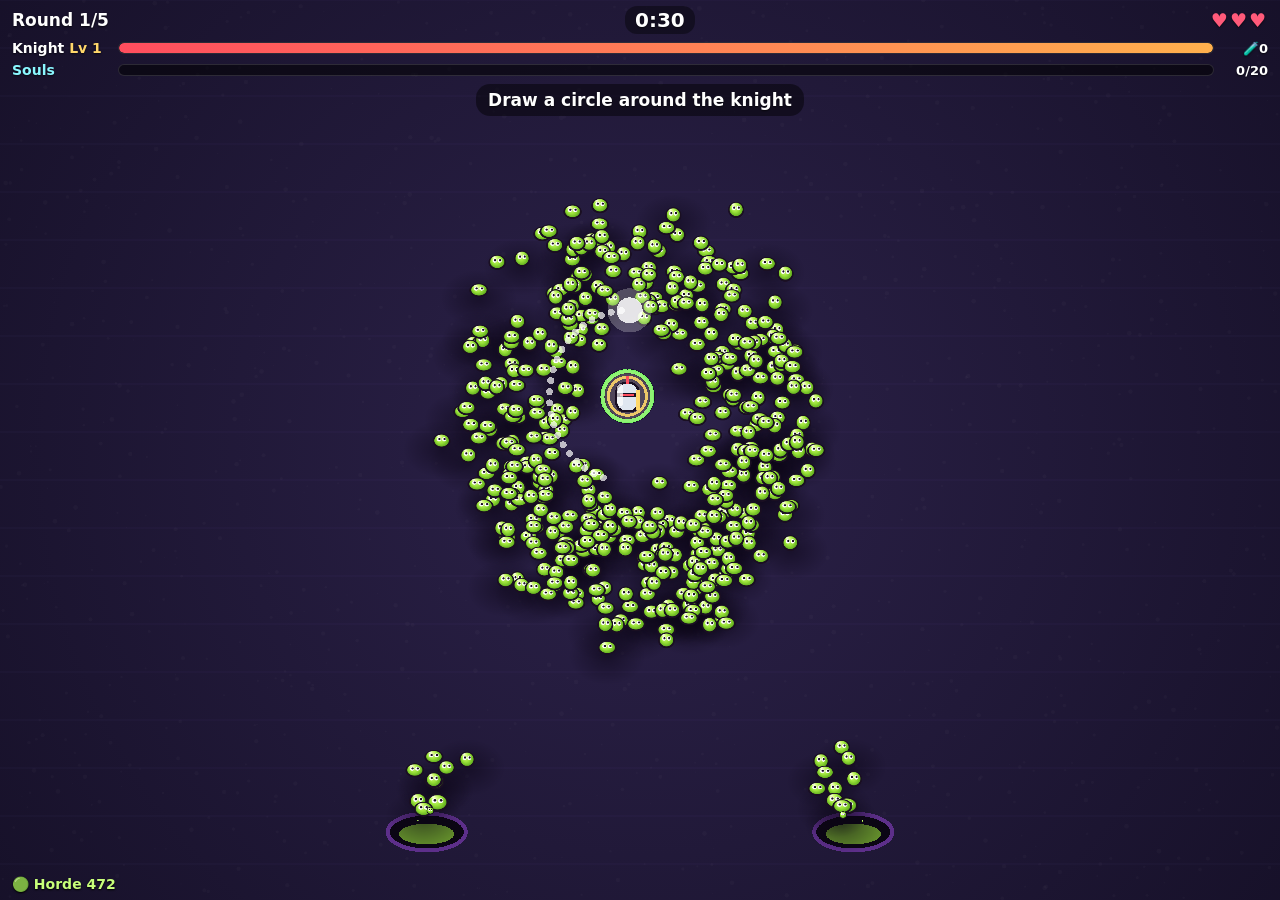
<file: horde/index.html>
<!DOCTYPE html>
<html lang="en">
<head>
<meta charset="utf-8">
<meta name="viewport" content="width=device-width,initial-scale=1,maximum-scale=1,user-scalable=no,viewport-fit=cover">
<meta name="apple-mobile-web-app-capable" content="yes">
<meta name="mobile-web-app-capable" content="yes">
<meta name="apple-mobile-web-app-status-bar-style" content="black-translucent">
<meta name="theme-color" content="#1b1530">
<meta name="format-detection" content="telephone=no">
<title>THE HORDE</title>
  <script type="module" crossorigin src="./assets/index-CVtgIjfV.js"></script>
  <link rel="modulepreload" crossorigin href="./assets/CanvasPool-DMjA8GIF.js">
  <link rel="modulepreload" crossorigin href="./assets/canvasUtils-8WAulICR.js">
  <link rel="modulepreload" crossorigin href="./assets/init-DFsiOxk2.js">
  <link rel="modulepreload" crossorigin href="./assets/RenderTargetSystem-kJHYnEpK.js">
  <link rel="modulepreload" crossorigin href="./assets/getTextureBatchBindGroup-CB_rmm0A.js">
  <link rel="modulepreload" crossorigin href="./assets/CanvasRenderer-DuR4r56R.js">
  <link rel="stylesheet" crossorigin href="./assets/index-CIxuURGZ.css">
</head>
<body>
<div id="game"></div>
<div id="hud">
  <div class="row top">
    <div id="hRound">Round 1/5</div>
    <div id="hTimer">0:30</div>
    <div id="hHearts">♥♥♥</div>
  </div>
  <div class="row hero">
    <div id="hHeroName">Knight <b id="hHeroLv">Lv 1</b></div>
    <div class="bar hp"><i id="hHp"></i><span id="hShield"></span></div>
    <div id="hPot">🧪2</div>
  </div>
  <div class="row souls">
    <div class="lbl">Souls</div>
    <div class="bar sb"><i id="hSouls"></i></div>
    <div id="hSoulsTxt">0/20</div>
  </div>
  <div id="goal">Draw a circle around the knight</div>
</div>
<div id="combo"><div id="comboTxt">×1.5</div><div class="cbar"><i id="comboBar"></i></div></div>
<div id="logo">THE HORDE</div>
<div id="fx"></div>
<div id="banner"></div>
<div id="bottom"><span id="hordeCount">Horde 0</span><span id="mutIcons"></span></div>
<div id="cards"></div>
<div id="end"></div>
<div id="pause"><div>Paused<br><small>Tap to keep playing</small></div></div>
<div id="fps"></div>
</body>
</html>
</file>
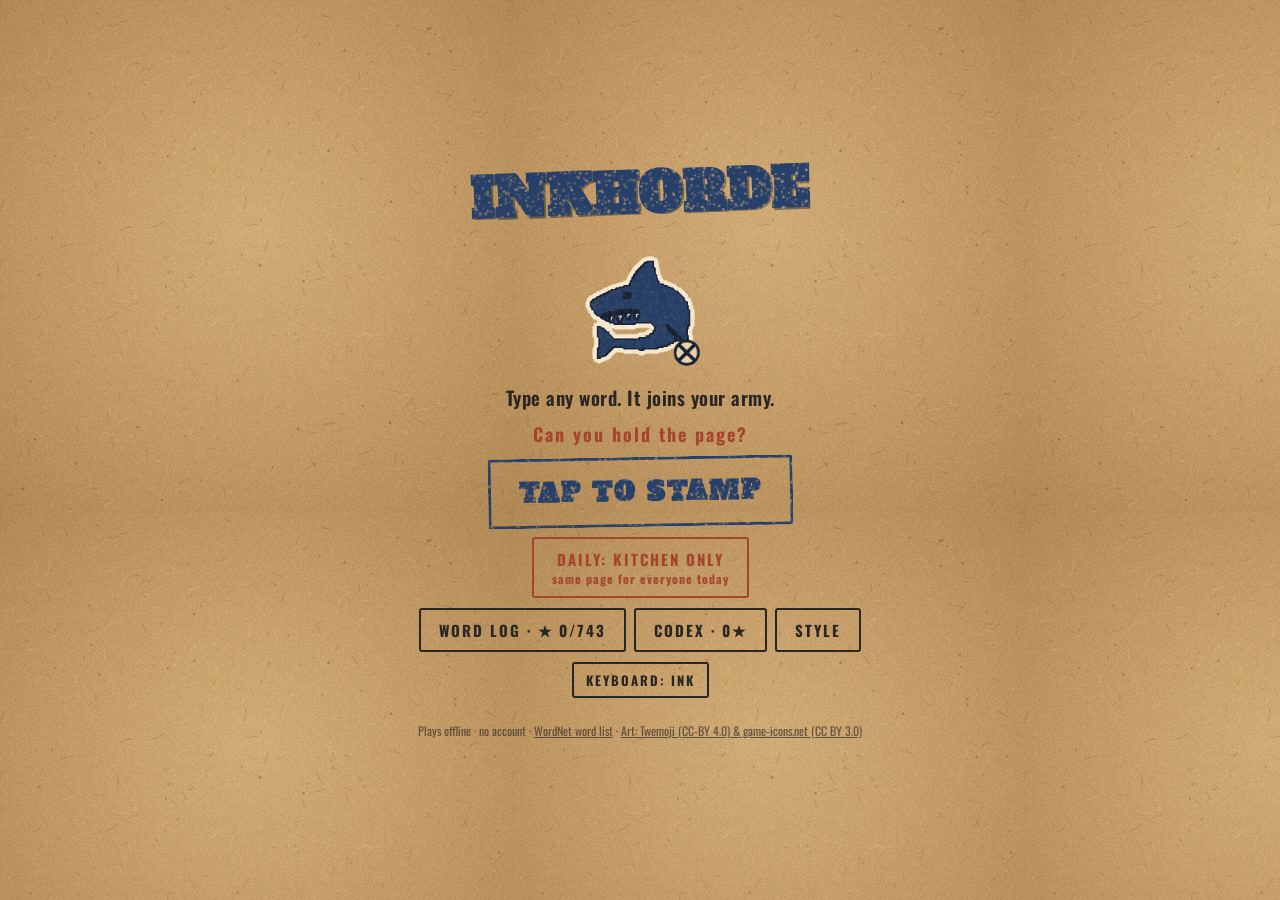
<file: inkhorde/index.html>
<!DOCTYPE html>
<html lang="en">
<head>
<meta charset="utf-8">
<meta name="viewport" content="width=device-width,initial-scale=1,maximum-scale=1,user-scalable=no,viewport-fit=cover,interactive-widget=resizes-content">
<meta name="apple-mobile-web-app-capable" content="yes">
<meta name="mobile-web-app-capable" content="yes">
<meta name="apple-mobile-web-app-title" content="INKHORDE">
<meta name="theme-color" content="#c69c64">
<meta name="format-detection" content="telephone=no">
<link rel="icon" href="data:image/svg+xml,<svg xmlns=%22http://www.w3.org/2000/svg%22 viewBox=%220 0 64 64%22><rect fill=%22%23c69c64%22 width=%2264%22 height=%2264%22 rx=%2212%22/><rect x=%2210%22 y=%2214%22 width=%2244%22 height=%2236%22 rx=%224%22 fill=%22none%22 stroke=%22%2326406a%22 stroke-width=%225%22/><text x=%2232%22 y=%2242%22 font-size=%2222%22 text-anchor=%22middle%22 fill=%22%2326406a%22 font-family=%22serif%22 font-weight=%22900%22>INK</text></svg>">
<title>INKHORDE</title>
  <script type="module" crossorigin src="./assets/index-DrX7IZv4.js"></script>
  <link rel="modulepreload" crossorigin href="./assets/CanvasPool-DQSZBxHu.js">
  <link rel="modulepreload" crossorigin href="./assets/canvasUtils-7QIGaAgM.js">
  <link rel="modulepreload" crossorigin href="./assets/RenderTargetSystem-Cvq6Vc4W.js">
  <link rel="modulepreload" crossorigin href="./assets/getTextureBatchBindGroup-C4I2IA-a.js">
  <link rel="modulepreload" crossorigin href="./assets/getTexelRangeRects-Dt4O4qw4.js">
  <link rel="stylesheet" crossorigin href="./assets/index-DDdEDFVn.css">
</head>
<body>
<div id="app">
  <header id="hud">
    <div id="hudrow"><div id="score" class="stampfont">0</div><span id="waveline">WAVE 1</span><span id="bestline"></span>
      <div id="zoom" hidden><button type="button" data-z="auto" aria-label="Auto camera" class="on">⤢</button></div>
      <button id="pauseBtn" type="button" aria-label="Pause" hidden></button></div>
    <div id="clue"></div>
  </header>
  <div id="field">
    <div id="tell" class="stampfont"></div>
    <div id="hint" class="stampfont"></div>
    <div id="toast"></div>
    <div id="clever" class="stampfont"><b>CLEVER!</b><small></small></div>
  </div>
  <div id="dock" hidden><form id="pad" autocomplete="off">
    <div id="inkbar"><i></i><b></b></div>
    <div id="box"><input id="word" type="text" inputmode="text" enterkeyhint="go" autocomplete="off" autocorrect="off" autocapitalize="none" spellcheck="false" maxlength="40" placeholder="type anything…" aria-label="Type any word"><span id="caret"></span></div>
    <div id="boot"></div>
  </form></div>
</div>
<div id="title" class="sheet">
  <h1 class="stampfont">INKHORDE</h1>
  <canvas id="titleStamp" width="168" height="168"></canvas>
  <p class="sub">Type any word. It joins your army.</p>
  <p id="titleBest" class="best">BEST 0</p>
  <button id="playBtn" class="btn stampfont" type="button" disabled>LOADING…</button>
  <button id="dailyBtn" class="btn small daily" type="button">DAILY</button>
  <div class="row"><button id="logBtn" class="btn small" type="button">WORD LOG</button><button id="codexBtn" class="btn small" type="button">CODEX</button><button id="styleBtn" class="btn small" type="button">STYLE</button></div>
  <button id="kbBtn2" class="btn tiny" type="button">KEYBOARD: INK</button>
  <p class="fine">Plays offline · no account · <a href="./LICENSE-WORDNET.txt" target="_blank">WordNet word list</a> · <a href="./CREDITS.txt" target="_blank">Art: Twemoji (CC-BY 4.0) &amp; game-icons.net (CC BY 3.0)</a></p>
</div>
<div id="pauseSheet" class="sheet" hidden>
  <h2 class="stampfont">PAUSED</h2>
  <button id="resumeBtn" class="btn stampfont" type="button">RESUME</button>
  <button id="logBtn2" class="btn small" type="button">WORD LOG</button>
  <button id="soundBtn" class="btn small" type="button">SOUND: ON</button>
  <button id="kbBtn" class="btn small" type="button">KEYBOARD: INK</button>
  <button id="quitBtn" class="btn small" type="button">END RUN</button>
</div>
<div id="recap" class="sheet" hidden>
  <p id="recapCause"></p>
  <div id="recapScore" class="stampfont">0</div>
  <p id="recapBest" class="best"></p>
  <p id="recapWave"></p>
  <div id="recapClever"></div>
  <div id="recapFinds"></div>
  <p id="recapNext"></p>
  <button id="againBtn" class="btn stampfont" type="button">STAMP AGAIN</button>
  <div class="row"><button id="shareBtn" class="btn small" type="button">SHARE CARD</button><button id="logBtn3" class="btn small" type="button">WORD LOG</button></div>
  <p id="recapUnlock" class="best"></p>
</div>
<div id="codexSheet" class="sheet scroll" hidden>
  <div class="head"><h2 class="stampfont">CODEX</h2><button id="codexClose" class="btn tiny" type="button">CLOSE</button></div>
  <p class="note">Clever words you found for each kind of enemy. Fill the stars by beating them the clever way.</p>
  <div id="codexList"></div>
</div>
<div id="styleSheet" class="sheet scroll" hidden>
  <div class="head"><h2 class="stampfont">STYLE</h2><button id="styleClose" class="btn tiny" type="button">CLOSE</button></div>
  <p class="note">Looks only. Unlock more by playing.</p>
  <h3>INK</h3><div id="inkList" class="opts"></div>
  <h3>FRAME</h3><div id="frameList" class="opts"></div>
</div>
<div id="logSheet" class="sheet scroll" hidden>
  <div id="logHead"><h2 class="stampfont">WORD LOG</h2><button id="logClose" class="btn tiny" type="button">CLOSE</button></div>
  <p id="logCounts"></p>
  <div id="logClues"></div>
  <div id="logGrid"></div>
</div>
</body>
</html>
</file>
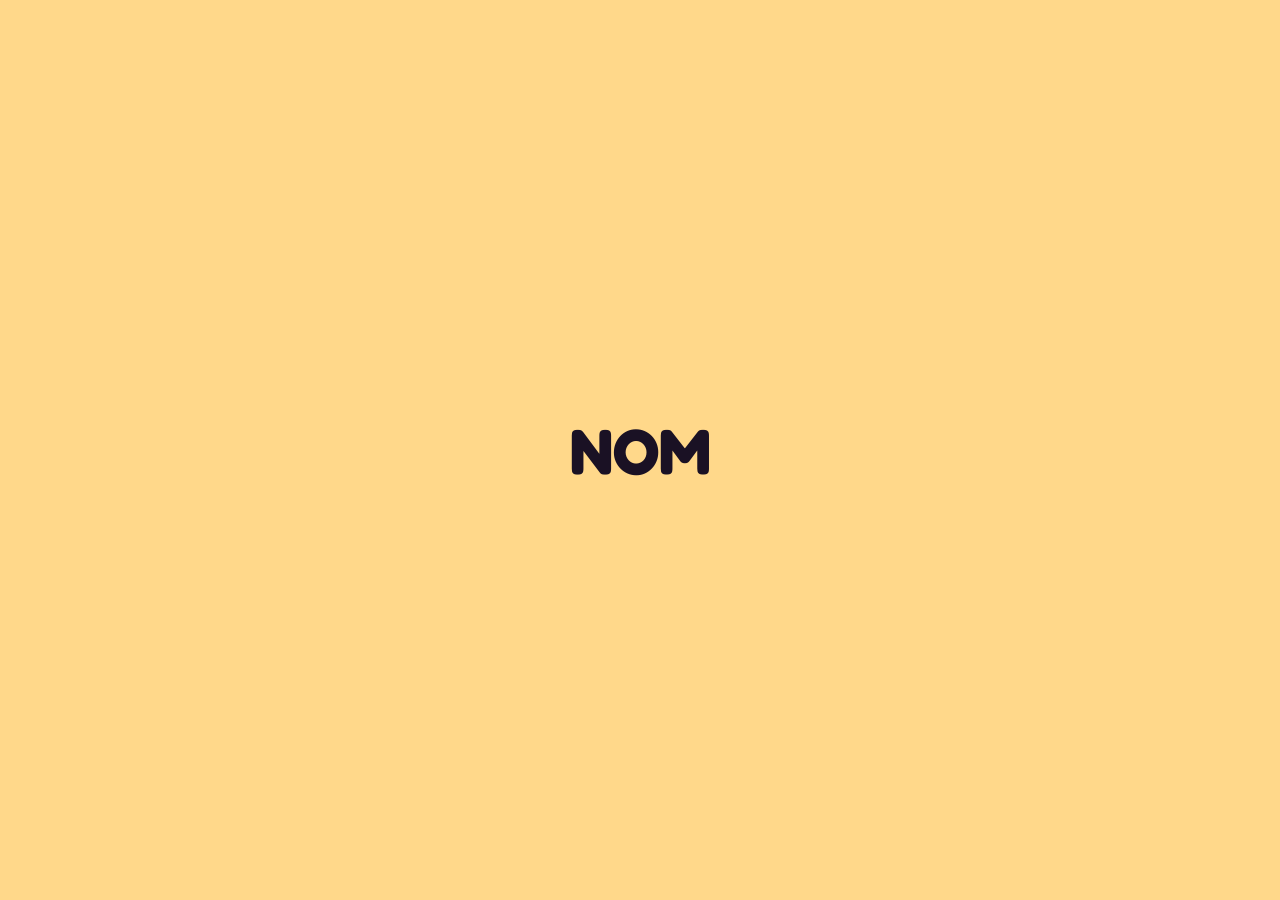
<file: nom/index.html>
<!DOCTYPE html>
<html lang="en">
<head>
<meta charset="utf-8">
<meta name="viewport" content="width=device-width,initial-scale=1,maximum-scale=1,user-scalable=no,viewport-fit=cover">
<meta name="apple-mobile-web-app-capable" content="yes">
<meta name="mobile-web-app-capable" content="yes">
<meta name="apple-mobile-web-app-title" content="NOM">
<meta name="theme-color" content="#ffd88a">
<meta name="format-detection" content="telephone=no">
<title>NOM</title>
  <script type="module" crossorigin src="./assets/index-DPr1dW3u.js"></script>
  <link rel="modulepreload" crossorigin href="./assets/CanvasPool-BAnNzyOi.js">
  <link rel="modulepreload" crossorigin href="./assets/canvasUtils-CO1jo1wX.js">
  <link rel="modulepreload" crossorigin href="./assets/getPo2TextureFromSource-B5f6UlxD.js">
  <link rel="modulepreload" crossorigin href="./assets/RenderTargetSystem-CD7he98R.js">
  <link rel="modulepreload" crossorigin href="./assets/getTexelRangeRects-CqUvSR6V.js">
  <link rel="modulepreload" crossorigin href="./assets/getTextureBatchBindGroup-CwC5vaWb.js">
  <link rel="modulepreload" crossorigin href="./assets/CanvasRenderer-LDv3xFIs.js">
  <link rel="stylesheet" crossorigin href="./assets/index-mh-UfBgB.css">
</head>
<body>
<div id="game"></div>
<div id="vig"></div>
<div id="hud">
  <div id="top">
    <div class="tile size"><small>SIZE</small><b id="h-size">1 cm</b></div>
    <div class="tile combo"><small>COMBO</small><b id="h-combo">—</b></div>
    <div class="tile coins"><small>COINS</small><b id="h-coins">0</b></div>
    <button class="tile" id="pausebtn" aria-label="Pause">II</button>
  </div>
  <div id="row2"><span class="chip">BEST <b id="h-best"></b></span><span class="chip">NOMED <b id="h-nomed">0</b></span><span class="chip" id="h-mod"></span><span class="chip" id="h-form"></span><span class="chip" id="h-learn">👁 <span id="h-learn-t"></span><span class="bar"><span id="h-learn-bar" style="display:block"></span></span></span></div>
  <div id="radar"><span class="d" id="r-threat"></span><span class="d" id="r-gold"></span><small>RADAR</small></div>
  <div id="bossbar"><span id="bb-name"></span><div class="bbt"><div id="bb-boss"></div><div id="bb-you"></div></div><span id="bb-tag"></span></div>
  <div id="goal"><span id="goal-t"></span><div class="track"><div id="goal-bar"></div></div></div>
</div>
<div id="flash"></div>
<div id="pops"></div>
<div id="plate"></div>
<div id="toast"></div>
<div id="overlay"></div>
<div id="pause"><div class="card"><b>Paused</b><small>Tap to keep eating</small><button class="btn" id="quit">Save &amp; quit to menu</button></div></div>
<div id="boot">NOM</div>
</body>
</html>
</file>
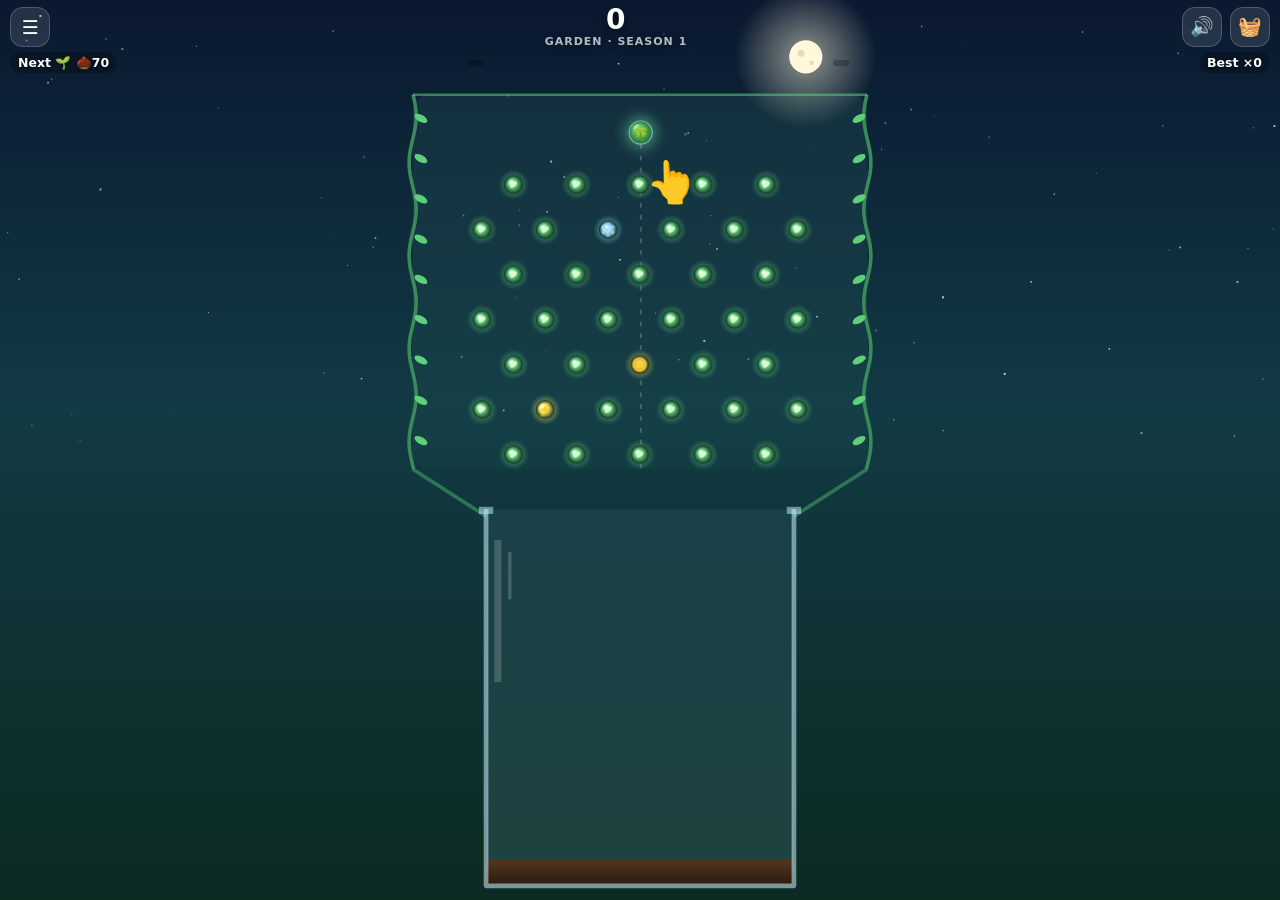
<file: seedfall/index.html>
<!DOCTYPE html><html lang="en"><head><meta charset="utf-8">
<meta name="viewport" content="width=device-width,initial-scale=1,maximum-scale=1,user-scalable=no,viewport-fit=cover">
<meta name="apple-mobile-web-app-capable" content="yes"><meta name="mobile-web-app-capable" content="yes">
<meta name="apple-mobile-web-app-status-bar-style" content="black-translucent">
<meta name="apple-mobile-web-app-title" content="Seedfall"><meta name="theme-color" content="#0b1a2a">
<meta name="description" content="Seedfall: plinko meets merge garden. Drop seeds, mutate them, chain merges, hit the jackpot.">
<title>Seedfall</title>
<link rel="apple-touch-icon" id="ati" href="data:,">
<link rel="icon" href="data:image/svg+xml,%3Csvg xmlns='http://www.w3.org/2000/svg' viewBox='0 0 64 64'%3E%3Crect width='64' height='64' rx='14' fill='%23123a3a'/%3E%3Ccircle cx='32' cy='36' r='16' fill='%2370e08a'/%3E%3Cpath d='M32 22c-2-8 6-12 12-12-1 7-6 11-12 12z' fill='%23b8ff9a'/%3E%3C/svg%3E">
<style>
*{box-sizing:border-box;-webkit-tap-highlight-color:transparent;-webkit-user-select:none;user-select:none;-webkit-touch-callout:none}
html,body{margin:0;height:100%;overflow:hidden;background:#0b1a2a;color:#fff;font-family:-apple-system,system-ui,"Segoe UI",sans-serif;touch-action:none;overscroll-behavior:none;position:fixed;inset:0}
:root{--st:env(safe-area-inset-top,0px);--sb:env(safe-area-inset-bottom,0px);--sl:env(safe-area-inset-left,0px);--sr:env(safe-area-inset-right,0px)}
canvas{position:fixed;left:0;top:0;width:100%;height:100%;display:block}
#hud{position:fixed;left:0;right:0;top:0;padding:calc(6px + var(--st)) calc(10px + var(--sr)) 0 calc(10px + var(--sl));pointer-events:none;display:none;z-index:5}
#bar{display:flex;align-items:center;gap:8px}
.hb{pointer-events:auto;width:40px;height:40px;border-radius:13px;background:#ffffff1c;border:1.5px solid #ffffff30;display:flex;align-items:center;justify-content:center;font-size:19px;color:#fff;flex:none}
.hb:active{transform:scale(.92);background:#ffffff33}
#sc{flex:1;text-align:center;font-weight:900;font-size:28px;letter-spacing:.5px;text-shadow:0 2px 8px #0008;line-height:1;font-variant-numeric:tabular-nums}
#sc small{display:block;font-size:11px;font-weight:700;opacity:.7;letter-spacing:1px;margin-top:2px}
#sub{display:flex;justify-content:space-between;align-items:center;font-size:12.5px;font-weight:800;margin-top:5px;text-shadow:0 1px 3px #000a;gap:6px}
#sub span{background:#00000040;border-radius:10px;padding:3px 8px;white-space:nowrap}
#wx{color:#ffd0f0}
#ghost{color:#cfe6ff}
#hint{position:fixed;left:0;right:0;text-align:center;font-weight:800;font-size:16px;pointer-events:none;opacity:0;transition:opacity .4s;text-shadow:0 2px 6px #000;z-index:4}
body.ovs #toasts{top:auto;bottom:calc(10px + env(safe-area-inset-bottom));flex-direction:column-reverse}
#toasts{position:fixed;left:0;right:0;top:calc(96px + var(--st));display:flex;flex-direction:column;align-items:center;gap:6px;pointer-events:none;z-index:40}
.toast{background:linear-gradient(135deg,#124a3aee,#2a6a4aee);border:1.5px solid #8affc0;border-radius:14px;padding:8px 14px;font-weight:800;font-size:14px;box-shadow:0 4px 18px #0008;animation:tin .3s ease-out;max-width:90vw;text-align:center}
.toast small{display:block;font-weight:600;opacity:.85;font-size:12px}
@keyframes tin{from{transform:translateY(-16px);opacity:0}to{transform:none;opacity:1}}
.scr{position:fixed;inset:0;display:none;align-items:flex-start;justify-content:center;background:radial-gradient(ellipse at 50% 15%,#1c4a4af0,#081420f6 75%);z-index:20;overflow-y:auto;-webkit-overflow-scrolling:touch;touch-action:pan-y;padding:calc(14px + var(--st)) calc(14px + var(--sr)) calc(20px + var(--sb)) calc(14px + var(--sl))}
.scr.show{display:flex}
.scr.clear{background:linear-gradient(180deg,#081420cc,#08142000 30%,#08142000 70%,#081420cc)}
.box{width:100%;max-width:440px;text-align:center;margin:auto}
h1{font-size:54px;margin:4px 0 0;letter-spacing:1px;line-height:1;font-weight:900;background:linear-gradient(180deg,#f4fff0,#9affb0 55%,#3fd08a);-webkit-background-clip:text;background-clip:text;color:transparent;filter:drop-shadow(0 4px 14px #3fd08a55)}
h2{margin:6px 0 8px;font-size:27px}
.sub{opacity:.78;font-size:14px;margin:4px 0 10px;font-weight:600}
.stats{display:grid;grid-template-columns:repeat(4,1fr);gap:6px;margin:10px 0 12px}
.stats div{background:#ffffff10;border:1px solid #ffffff1c;border-radius:12px;padding:7px 2px;font-size:11px;font-weight:600}
.stats b{display:block;font-size:17px;font-weight:900;margin-bottom:2px}
button{font:inherit;color:#fff;border:0;cursor:pointer}
.btn{display:block;width:100%;padding:14px 12px;margin:8px 0;border-radius:16px;font-size:19px;font-weight:900;background:linear-gradient(135deg,#1fae6a,#2bd4a0);box-shadow:0 4px 0 #0e6b40,0 6px 16px #0006}
.btn:active{transform:translateY(3px);box-shadow:0 1px 0 #0e6b40}
.btn small{display:block;font-size:12px;font-weight:600;opacity:.88}
.btn.p{background:linear-gradient(135deg,#7b3fe4,#e0459b);box-shadow:0 4px 0 #4a1f8a,0 6px 16px #0006}
.btn.y{background:linear-gradient(135deg,#e8a21a,#ffcf4a);color:#2a1800;box-shadow:0 4px 0 #8a5a00,0 6px 16px #0006}
.btn.b{background:linear-gradient(135deg,#2a6ae0,#4ac0ff);box-shadow:0 4px 0 #1a3a8a,0 6px 16px #0006}
.btn.d{background:#ffffff1a;box-shadow:0 3px 0 #0006;font-size:16px;padding:12px}
.row{display:flex;gap:8px}.row>*{flex:1;min-width:0}
.wx{background:#00000040;border:1.5px solid #ffffff22;border-radius:14px;padding:9px;margin:8px 0;font-weight:800;font-size:15px}
.wx.on{border-color:#ff8ad8;background:linear-gradient(135deg,#5a1a4a99,#2a1a5a99);animation:pulse 1.6s infinite}
@keyframes pulse{50%{box-shadow:0 0 18px #ff8ad888}}
.wx small{display:block;font-weight:600;opacity:.8;font-size:12px}
.chips{display:flex;gap:6px;justify-content:center;flex-wrap:wrap;margin:4px 0}
.chip{padding:7px 12px;border-radius:20px;background:#ffffff18;font-weight:800;font-size:13px;border:1.5px solid transparent}
.chip.on{border-color:#8affc0;background:#8affc033}
.bloom{display:inline-block;background:#00000055;border:1.5px solid #ff9ad888;color:#ffc2ea;border-radius:20px;padding:5px 14px;font-weight:900;font-size:18px}
.list{text-align:left;margin:10px 0}
.it{display:flex;align-items:center;gap:10px;background:#ffffff0f;border:1px solid #ffffff1a;border-radius:14px;padding:9px 10px;margin:7px 0}
.it .ic{font-size:28px;width:40px;text-align:center;flex:none}
.it .tx{flex:1;min-width:0;font-weight:800;font-size:15px}
.it .tx small{display:block;font-weight:600;font-size:12px;opacity:.75}
.buy{min-width:84px;padding:10px 8px;border-radius:12px;font-weight:900;font-size:15px;background:linear-gradient(135deg,#d04aa0,#ff8ad8);box-shadow:0 3px 0 #7a1a5a;flex:none}
.buy.no{background:#ffffff1a;color:#fff8;box-shadow:none}
.offer{display:block;width:100%;text-align:left;background:linear-gradient(135deg,#ffffff14,#ffffff08);border:2px solid #ffffff30;border-radius:18px;padding:12px 14px;margin:9px 0;display:flex;gap:12px;align-items:center}
.offer:active{transform:scale(.98)}
.offer .ic{font-size:38px;flex:none;width:50px;text-align:center}
.offer b{font-size:18px}.offer small{display:block;font-size:13px;opacity:.8;font-weight:600;margin-top:2px}
.offer .tag{font-size:11px;font-weight:900;letter-spacing:1px;opacity:.7}
.sum{background:#ffffff0f;border-radius:14px;padding:4px 14px;margin:10px 0;text-align:left;font-weight:700}
.sum div{display:flex;justify-content:space-between;padding:7px 0;border-bottom:1px solid #ffffff12;gap:8px}.sum div:last-child{border:0}
.sum b{color:#ffe08a}
.grid{font-size:16px;letter-spacing:0;line-height:1.45;font-weight:700;background:#00000040;border-radius:14px;padding:10px;margin:8px 0;white-space:pre-wrap;word-break:break-word;-webkit-user-select:text;user-select:text}
.book{display:grid;grid-template-columns:repeat(2,1fr);gap:6px;text-align:left}
.bk{background:#ffffff0f;border:1px solid #ffffff1a;border-radius:12px;padding:7px 8px;font-size:12px;font-weight:700}
.bk .e{font-size:24px;float:left;margin-right:6px}
.bk .m{font-size:13px;letter-spacing:1px;clear:both;padding-top:3px;min-height:18px}
.bk.lock{opacity:.4}
.pots{display:grid;grid-template-columns:repeat(4,1fr);gap:8px;margin:10px 0}
.pot{background:linear-gradient(180deg,#ffffff10,#8a4a2a55);border:1.5px solid #ffffff22;border-radius:14px 14px 20px 20px;padding:8px 2px;font-size:30px;min-height:74px;position:relative}
.pot small{display:block;font-size:10px;font-weight:700;opacity:.85}
.pot .mm{font-size:11px;letter-spacing:0}
.pot.empty{opacity:.35;font-size:20px}
.help{font-size:12px;opacity:.65;margin-top:10px;line-height:1.5}
.err{color:#ff9aa8;font-weight:700;font-size:14px;min-height:16px}
input[type=text]{font:inherit;font-size:18px;font-weight:800;text-align:center;width:100%;padding:10px;border-radius:12px;border:2px solid #8affc0;background:#0008;color:#fff;-webkit-user-select:text;user-select:text}
#place{position:fixed;left:0;right:0;bottom:calc(14px + var(--sb));display:none;justify-content:center;gap:10px;z-index:15;padding:0 14px}
#place .card{background:#081420ee;border:2px solid #8affc0;border-radius:16px;padding:10px 14px;font-weight:800;font-size:15px;text-align:center;flex:1;max-width:330px}
#place .card small{display:block;opacity:.8;font-weight:600;font-size:12px}
.vs{display:flex;gap:8px;margin:10px 0}.vs div{flex:1;background:#ffffff12;border-radius:14px;padding:10px;font-weight:800}
.vs b{display:block;font-size:24px}
.win{color:#8affc0}.lose{color:#ff9aa8}
</style></head><body>
<canvas id="c"></canvas>
<div id="hud"><div id="bar"><div class="hb" id="bMenu">☰</div><div id="sc"><span id="scv">0</span><small id="scl">SCORE</small></div><div class="hb" id="bMute">🔊</div><div class="hb" id="bHarv">🧺</div></div>
<div id="sub"><span id="nx">Next 🌱</span><span id="wx"></span><span id="ghost"></span><span id="ch">Best ×1</span></div></div>
<div id="hint"></div><div id="toasts"></div>
<div id="place"><div class="card" id="placeTxt"></div></div>
<div id="ov" class="scr"><div class="box" id="ovb"></div></div>
<script>
(function(){'use strict';
const $=id=>document.getElementById(id);
const isTouch=('ontouchstart' in window)||navigator.maxTouchPoints>0;
const clamp=(v,a,b)=>v<a?a:v>b?b:v;
const fmt=n=>{n=Math.floor(n);if(n>=1e12)return (n/1e12).toFixed(2)+'T';if(n>=1e9)return (n/1e9).toFixed(2)+'B';if(n>=1e7)return (n/1e6).toFixed(1)+'M';return n.toLocaleString('en-US');};
const fmtT=s=>{s=Math.max(0,Math.floor(s));const h=Math.floor(s/3600),m=Math.floor(s%3600/60),r=s%60;return (h?h+':'+String(m).padStart(2,'0'):m)+':'+String(r).padStart(2,'0');};
function mulberry32(a){return function(){a|=0;a=a+0x6D2B79F5|0;let t=Math.imul(a^a>>>15,1|a);t=t+Math.imul(t^t>>>7,61|t)^t;return((t^t>>>14)>>>0)/4294967296;};}
function hashStr(s){let h=2166136261>>>0;for(let i=0;i<s.length;i++){h^=s.charCodeAt(i);h=Math.imul(h,16777619)>>>0;}return h>>>0;}
// ---------------- DEFINITIONS ----------------
const TIERS=[
 {n:'Sprout',e:'🌱',r:10,c:'#7be08a',d:'#2f8a45'},{n:'Clover',e:'🍀',r:13,c:'#5fd07a',d:'#1d7040'},{n:'Tulip',e:'🌷',r:16,c:'#ff9ac6',d:'#b03a74'},
 {n:'Daisy',e:'🌼',r:21,c:'#fff08a',d:'#c09a20'},{n:'Rose',e:'🌹',r:26,c:'#ff7a8a',d:'#a01a32'},{n:'Sunflower',e:'🌻',r:31,c:'#ffd04a',d:'#b07400'},
 {n:'Cactus',e:'🌵',r:37,c:'#8aeaa0',d:'#2a8a5a'},{n:'Mushroom',e:'🍄',r:43,c:'#ff8a7a',d:'#a02a20'},{n:'Pineapple',e:'🍍',r:50,c:'#ffe27a',d:'#a07a10'},
 {n:'Watermelon',e:'🍉',r:57,c:'#ff8a9a',d:'#2a8a3a'},{n:'Pumpkin',e:'🎃',r:64,c:'#ffaa4a',d:'#b04a00'},{n:'World Tree',e:'🌳',r:72,c:'#7ae09a',d:'#1a6a3a'}];
const MAXT=TIERS.length-1;
const TV=TIERS.map((_,t)=>Math.round(3*Math.pow(2.1,t)));
const MUT={
 frost:{n:'Frost',e:'❄️',x:2,c:'#a8f0ff'},gold:{n:'Gold',e:'🪙',x:3,c:'#ffd84a'},shock:{n:'Electric',e:'⚡',x:2,c:'#fff36a'},
 rainbow:{n:'Rainbow',e:'🌈',x:2,c:'#ff8ad8'},blood:{n:'Blood',e:'🩸',x:4,c:'#ff2a4a'},star:{n:'Star',e:'⭐',x:5,c:'#fff6c0'},
 diamond:{n:'Diamond',e:'💎',x:25,c:'#bff8ff',combo:'Frost + Gold'},storm:{n:'Storm',e:'🌩️',x:8,c:'#9ab0ff',combo:'Electric + Frost'},
 ruby:{n:'Ruby',e:'♦️',x:15,c:'#ff3a6a',combo:'Blood + Gold'},prism:{n:'Prism',e:'🔮',x:12,c:'#d8a0ff',combo:'Rainbow + Electric'},
 nova:{n:'Supernova',e:'🌟',x:50,c:'#ffb84a',combo:'Star + Gold'},cosmic:{n:'Cosmic',e:'🌌',x:100,c:'#b06aff',combo:'Diamond + Star, or Ruby + Diamond'}};
const MUTK=Object.keys(MUT);
const COMBOS=[['frost','gold','diamond'],['shock','frost','storm'],['blood','gold','ruby'],['rainbow','shock','prism'],['star','gold','nova'],['diamond','star','cosmic'],['ruby','diamond','cosmic'],['nova','diamond','cosmic']];
const PEGS={
 leaf:{n:'Leaf Peg',e:'🍃',c:'#5fd07a',d:'Bounce. +1 pollen point per hit'},
 frost:{n:'Frost Peg',e:'❄️',c:'#8ae0ff',m:'frost',d:'Frost ×2. Frost + Gold = 💎 Diamond ×25'},
 gold:{n:'Gold Peg',e:'🪙',c:'#ffd84a',m:'gold',d:'Gold ×3. Combos with Frost, Blood, Star'},
 shock:{n:'Electric Peg',e:'⚡',c:'#fff36a',m:'shock',d:'Electric ×2. Merges arc to 2 neighbours'},
 rainbow:{n:'Rainbow Peg',e:'🌈',c:'#ff8ad8',m:'rainbow',d:'Wildcard: merges with ANY seed it touches'},
 bumper:{n:'Mushroom Bumper',e:'🍄',c:'#ff7a6a',d:'Super bouncy. +5 per hit, chaos!'},
 blood:{n:'Blood Peg',e:'🩸',c:'#ff2a4a',m:'blood',d:'Blood ×4. Merges devour a smaller neighbour'},
 comet:{n:'Comet Peg',e:'☄️',c:'#fff0b0',m:'star',d:'Star ×5. Star + Gold = 🌟 Supernova ×50'}};
const FAMILY_BY_SEASON=[['leaf','frost','gold','shock'],['rainbow','bumper'],['blood'],['comet']];
const JARS={classic:{n:'Classic Jar',e:'🫙',s:1},bowl:{n:'Wide Bowl',e:'🥣',s:2},flask:{n:'Tall Flask',e:'⚗️',s:3}};
const WEATHER=[
 {id:'blood',n:'Blood Moon',e:'🩸',d:'Leaf pegs drip Blood, Blood ×2',c:'#ff5a7a'},
 {id:'star',n:'Starfall',e:'🌠',d:'Falling stars give seeds Star ×5',c:'#fff0a0'},
 {id:'storm',n:'Thunderstorm',e:'⛈️',d:'Lightning electrifies the jar',c:'#a0c0ff'},
 {id:'golden',n:'Golden Hour',e:'🌅',d:'Gold ×2 and all scores ×1.5',c:'#ffd84a'},
 {id:'frost',n:'Frost Night',e:'🌨️',d:'Frost ×3, Diamonds sparkle more',c:'#a8f0ff'}];
const WX_PERIOD=10*60*1000,WX_LEN=2*60*1000;
function weatherAt(ms){const w=Math.floor(ms/WX_PERIOD);const ev=WEATHER[hashStr('wx'+w)%WEATHER.length];const into=ms-w*WX_PERIOD;
 return {ev,active:into<WX_LEN,left:(WX_LEN-into)/1000,next:(WX_PERIOD-into)/1000,nextEv:WEATHER[hashStr('wx'+(w+1))%WEATHER.length]};}
const EPOCH=Date.UTC(2026,9,26);
function dayNum(ms){return Math.floor((ms-EPOCH)/86400000)+1;}
const ACH=[
 {id:'merge',n:'First Bloom',d:'Merge two seeds',r:5},{id:'chain5',n:'Chain Gang',d:'Reach a ×5 chain',r:20},{id:'chain10',n:'Cascade',d:'Reach a ×10 chain',r:80},
 {id:'jackpot',n:'Jackpot!',d:'Hit your first jackpot',r:20},{id:'diamond',n:'Diamond Hands',d:'Make a 💎 Diamond seed',r:25},{id:'cosmic',n:'Cosmic Gardener',d:'Make a 🌌 Cosmic seed',r:250},
 {id:'t5',n:'Sunny Side',d:'Grow a 🌻 Sunflower',r:15},{id:'t8',n:'Tropical',d:'Grow a 🍍 Pineapple',r:50},{id:'t10',n:'Great Pumpkin',d:'Grow a 🎃 Pumpkin',r:150},{id:'t11',n:'World Tree',d:'Grow a 🌳 World Tree',r:400},
 {id:'s100k',n:'Six Figures',d:'Score 100,000 in one jar',r:40},{id:'s1m',n:'Millionaire',d:'Score 1,000,000 in one jar',r:200},
 {id:'h10',n:'Harvest Festival',d:'Harvest 10 jars',r:40},{id:'pegs10',n:'Landscaper',d:'Plant 10 pegs',r:40},{id:'pots6',n:'Green Thumb',d:'Own 6 greenhouse pots',r:60},
 {id:'daily',n:'Daily Bloomer',d:'Play a Daily Bloom',r:20},{id:'share',n:'Show-off',d:'Share a run',r:10},{id:'ghost',n:'Ghostbuster',d:'Beat a friend\'s ghost run',r:60},
 {id:'pollen',n:'Busy Bee',d:'Pollinate a friend\'s garden',r:20},{id:'book25',n:'Botanist',d:'Discover 25 collection entries',r:60},{id:'book60',n:'Master Botanist',d:'Discover 60 collection entries',r:300},
 {id:'season2',n:'New Season',d:'Start season 2',r:100},{id:'season3',n:'Seasoned',d:'Start season 3',r:300},{id:'weather',n:'Storm Chaser',d:'Play during a weather event',r:30}];
// ---------------- SAVE ----------------
const SAVE_KEY='seedfall_v1';
function defaultBoard(){const b=new Array(SLOTS.length).fill('leaf');b[slotAt(1,2)]='frost';b[slotAt(4,3)]='gold';b[slotAt(5,1)]='shock';return b;}
function freshSave(){return{v:1,bloom:0,totalBloom:0,season:1,seasonBest:0,board:null,pegLv:{},jar:'classic',jars:{classic:1},
 gh:{pots:[],max:3,soil:0,lamp:0,lucky:0,bank:0},last:Date.now(),best:0,bestChain:0,harvests:0,placed:0,jars_played:0,
 book:{},ach:{},daily:{},gift:null,pollinated:{},name:'',mute:false,firstDone:false,seen:{},jackpots:0};}
let SV=null;
function loadSave(){let d=null;try{d=JSON.parse(localStorage.getItem(SAVE_KEY)||'null');}catch(e){}const f=freshSave();
 if(d&&typeof d==='object'){SV=Object.assign(f,d);SV.gh=Object.assign(freshSave().gh,d.gh||{});}else SV=f;
 if(!SV.board||SV.board.length!==SLOTS.length)SV.board=defaultBoard();}
function save(){SV.last=Date.now();try{localStorage.setItem(SAVE_KEY,JSON.stringify(SV));}catch(e){}}
// ---------------- AUDIO ----------------
let AC=null,master=null,noiseBuf=null,acted=false;const sLast={};
const PENTA=[0,2,4,7,9,12,14,16,19,21,24,26,28,31,33,36];
function initAudio(){acted=true;if(AC){if(AC.state==='suspended')AC.resume();return;}
 try{AC=new (window.AudioContext||window.webkitAudioContext)();master=AC.createGain();master.gain.value=SV.mute?0:0.5;
  const comp=AC.createDynamicsCompressor();master.connect(comp);comp.connect(AC.destination);
  noiseBuf=AC.createBuffer(1,AC.sampleRate,AC.sampleRate);const d=noiseBuf.getChannelData(0);for(let i=0;i<d.length;i++)d[i]=Math.random()*2-1;
  const b=AC.createBufferSource();b.buffer=AC.createBuffer(1,1,22050);b.connect(master);b.start(0);}catch(e){AC=null;}}
function setMute(){if(master)master.gain.value=SV.mute?0:0.5;$('bMute').textContent=SV.mute?'🔇':'🔊';}
function tone(f,dur,type,vol,f2,delay){if(!AC||SV.mute)return;const t=AC.currentTime+(delay||0);const o=AC.createOscillator(),g=AC.createGain();o.type=type||'sine';o.frequency.setValueAtTime(f,t);if(f2)o.frequency.exponentialRampToValueAtTime(Math.max(20,f2),t+dur);
 g.gain.setValueAtTime(0.0001,t);g.gain.exponentialRampToValueAtTime(vol||0.2,t+0.008);g.gain.exponentialRampToValueAtTime(0.0001,t+dur);o.connect(g);g.connect(master);o.start(t);o.stop(t+dur+0.03);}
function noise(dur,vol,freq,type,delay){if(!AC||SV.mute)return;const t=AC.currentTime+(delay||0);const s=AC.createBufferSource();s.buffer=noiseBuf;const f=AC.createBiquadFilter();f.type=type||'lowpass';f.frequency.value=freq||2000;
 const g=AC.createGain();g.gain.setValueAtTime(vol||0.2,t);g.gain.exponentialRampToValueAtTime(0.001,t+dur);s.connect(f);f.connect(g);g.connect(master);s.start(t,Math.random()*0.5);s.stop(t+dur+0.02);}
const midi=n=>440*Math.pow(2,(n-69)/12);
function sfx(n,a){if(!AC||SV.mute)return;const now=AC.currentTime;const lim=n==='peg'?0.03:0.02;if(sLast[n]&&now-sLast[n]<lim)return;sLast[n]=now;
 switch(n){
 case 'peg':tone(midi(84+PENTA[(a||0)%8]),0.09,'sine',0.06);break;
 case 'bumper':tone(220,0.15,'square',0.08,520);break;
 case 'drop':noise(0.12,0.08,1800,'bandpass');tone(500,0.1,'sine',0.06,300);break;
 case 'merge':{const k=Math.min(15,(a||1)-1);const base=60+PENTA[k];tone(midi(base),0.35,'triangle',0.16);tone(midi(base+12),0.25,'sine',0.08,0,0.02);tone(midi(base+7),0.3,'sine',0.06,0,0.06);break;}
 case 'mut':{const f={frost:1568,gold:1318,shock:880,rainbow:1760,blood:330,star:2093}[a]||1200;tone(f,0.14,'sine',0.08,f*1.5);if(a==='shock')noise(0.08,0.08,4000,'highpass');break;}
 case 'combo':[0,4,7,12,16].forEach((s,i)=>tone(midi(76+s),0.25,'triangle',0.12,0,i*0.05));break;
 case 'zap':noise(0.14,0.14,5000,'highpass');tone(1800,0.1,'sawtooth',0.04,300);break;
 case 'devour':tone(160,0.25,'sawtooth',0.1,60);noise(0.15,0.12,500);break;
 case 'jackpot':tone(55,0.9,'sine',0.35,40);[0,4,7,12,16,19,24].forEach((s,i)=>tone(midi(72+s),0.4,'square',0.07,0,i*0.07));noise(0.6,0.12,6000,'highpass',0.1);break;
 case 'lucky':[0,7,12].forEach((s,i)=>tone(midi(84+s),0.2,'sine',0.1,0,i*0.06));break;
 case 'warn':tone(110,0.18,'sine',0.18);break;
 case 'harvest':[0,4,7,12,7,12,16].forEach((s,i)=>tone(midi(67+s),0.22,'triangle',0.12,0,i*0.09));break;
 case 'pop':tone(midi(72+(a||0)),0.12,'sine',0.1,0);break;
 case 'buy':tone(880,0.08,'square',0.07);tone(1320,0.14,'square',0.07,0,0.07);break;
 case 'no':tone(180,0.15,'square',0.08,140);break;
 case 'click':tone(900,0.03,'sine',0.07);break;
 case 'ach':[0,4,7,11,12].forEach((s,i)=>tone(midi(79+s),0.2,'triangle',0.1,0,i*0.07));break;
 case 'thunder':noise(1.2,0.3,300);tone(50,0.8,'sine',0.2,30);break;
 case 'star':tone(2400,0.4,'sine',0.06,800);break;
 case 'burst':tone(40,1.2,'sine',0.4,30);[0,7,12,19,24,31].forEach((s,i)=>tone(midi(60+s),0.6,'triangle',0.1,0,i*0.08));break;
 }}
function buzz(ms){if(acted&&navigator.vibrate){try{navigator.vibrate(ms);}catch(e){}}}
// ---------------- BASE64URL / VARINT ----------------
function b64e(bytes){let s='';for(let i=0;i<bytes.length;i++)s+=String.fromCharCode(bytes[i]);return btoa(s).replace(/\+/g,'-').replace(/\//g,'_').replace(/=+$/,'');}
function b64d(str){str=str.replace(/-/g,'+').replace(/_/g,'/');while(str.length%4)str+='=';const s=atob(str);const a=new Uint8Array(s.length);for(let i=0;i<s.length;i++)a[i]=s.charCodeAt(i);return a;}
function varPush(arr,v){v=v>>>0;while(v>=128){arr.push((v&127)|128);v>>>=7;}arr.push(v);}
function varRead(a,o){let v=0,s=0,b;do{b=a[o.i++];v|=(b&127)<<s;s+=7;}while(b&128&&o.i<a.length);return v>>>0;}

// ---------------- DETERMINISTIC SIM ----------------
// Fixed 120 Hz step, seeded RNG, no trig in the sim: same inputs => same score.
const LW=400,LH=760,TOP=80,DROPY=112,FUN_Y=396,JT=436,JB=748,OVER_Y=JT+2,STEP=1/120,GRAV=1150,PEG_R=6.5;
const SLOTS=[];const SLOTIDX={};
for(let r=0;r<7;r++){const y=156+r*38;if(r%2===0){for(let c=1;c<=5;c++){SLOTIDX[r*10+c]=SLOTS.length;SLOTS.push({x:40+c*53.333,y,r,c});}}else{for(let c=0;c<6;c++){SLOTIDX[r*10+c]=SLOTS.length;SLOTS.push({x:66.667+c*53.333,y,r,c});}}}
function slotAt(r,c){return SLOTIDX[r*10+c];}
const JARPOLY={classic:[[70,JT],[70,JB],[330,JB],[330,JT]],bowl:[[54,JT],[54,600],[112,JB],[288,JB],[346,600],[346,JT]],flask:[[92,JT],[92,520],[56,585],[56,JB],[344,JB],[344,585],[308,520],[308,JT]]};
function buildSegs(jar){const P=JARPOLY[jar]||JARPOLY.classic;const s=[[8,TOP,392,TOP],[8,TOP,8,FUN_Y],[392,TOP,392,FUN_Y],[8,FUN_Y,P[0][0],P[0][1]],[392,FUN_Y,P[P.length-1][0],P[P.length-1][1]]];
 for(let i=0;i<P.length-1;i++)s.push([P[i][0],P[i][1],P[i+1][0],P[i+1][1]]);return s;}
function genBoard(seed){const rnd=mulberry32(seed^0x51ed);const b=new Array(SLOTS.length).fill('leaf');
 const pool=[['frost',3],['gold',3],['shock',2],['rainbow',1.4],['blood',1.4],['bumper',1.4],['comet',1]];let ws=0;for(const p of pool)ws+=p[1];
 const put=t=>{for(let k=0;k<50;k++){const i=Math.floor(rnd()*SLOTS.length);if(b[i]==='leaf'){b[i]=t;return;}}};
 put('frost');put('frost');put('gold');put('gold');
 const n=6+Math.floor(rnd()*4);for(let i=0;i<n;i++){let r=rnd()*ws,t='leaf';for(const p of pool){r-=p[1];if(r<=0){t=p[0];break;}}put(t);}
 return b;}
function bonusOf(cfg,m){let k=cfg.mutBonus&&cfg.mutBonus[m]||1;const w=cfg.wx&&cfg.wx.id;
 if(w==='blood'&&m==='blood')k*=2;if(w==='golden'&&m==='gold')k*=2;if(w==='frost'&&m==='frost')k*=1.5;
 for(const c of COMBOS)if(c[2]===m){k=bonusOf(cfg,c[0])*bonusOf(cfg,c[1]);if(w==='frost'&&m==='diamond')k*=1.5;break;}return k;}
function makeSim(cfg){
 const S={cfg,step:0,B:[],pegs:cfg.pegs.map((t,i)=>({x:SLOTS[i].x,y:SLOTS[i].y,t,i})),segs:buildSegs(cfg.jar),score:0,chain:0,lastMerge:-9999,bag:cfg.bag||70,lastDrop:-9999,reason:'',harvestPts:0,maxChain:0,drops:0,cool:0,overT:0,over:false,
  nid:1,ev:cfg.events?[]:null,jackpots:0,tierMax:-1,bestMult:1,mutsSeen:{},found:{},merges:0,rng:mulberry32(cfg.seed>>>0),seq:mulberry32((cfg.seed^0x9e3779b9)>>>0),queue:[],pity:false,chainJack:false,pegPts:0};
 S.queue.push(nextTier(S,0),nextTier(S,1));return S;}
function nextTier(S,k){const it=S.cfg.intro;if(it&&k<it.length)return it[k];const r=S.seq();return r<0.3?0:r<0.57?1:r<0.78?2:r<0.92?3:4;}
function seedR(t){return 8+t*1.4;}
function emit(S,e){if(S.ev)S.ev.push(e);}
function newBody(S,x,y,t){return {id:S.nid++,x,y,vx:0,vy:0,t,r:TIERS[t].r,m:[],inJar:false,dead:false,h1:0,h2:0,age:0,still:0,flash:0};}
function multOf(S,b){let k=1;for(const m of b.m)k*=MUT[m].x*bonusOf(S.cfg,m);return k;}
function addMut(S,b,m){if(b.m.indexOf(m)>=0)return false;b.m.push(m);let combo=null;
 for(let guard=0;guard<6;guard++){let f=null;for(const c of COMBOS){if(b.m.indexOf(c[0])>=0&&b.m.indexOf(c[1])>=0){f=c;break;}}if(!f)break;
  b.m=b.m.filter(x=>x!==f[0]&&x!==f[1]);if(b.m.indexOf(f[2])<0)b.m.push(f[2]);combo=f[2];}
 while(b.m.length>3){let lo=0;for(let i=1;i<b.m.length;i++)if(MUT[b.m[i]].x<MUT[b.m[lo]].x)lo=i;b.m.splice(lo,1);}
 for(const x of b.m)S.mutsSeen[x]=1;
 if(b.inJar)record(S,b);
 emit(S,{k:combo?'combo':'mut',x:b.x,y:b.y,m:combo||m,id:b.id});return true;}
function record(S,b){S.found[b.t+':']=1;for(const m of b.m)S.found[b.t+':'+m]=1;}
function canDrop(S){return S.cool===0&&!S.over&&S.drops<S.bag;}
function finalize(S){if(S.fin)return;S.fin=1;const sm=(S.cfg.seasonMult||1);const k=S.reason==='overflow'?0.25:1;let h=0;for(const b of S.B){if(!b.inJar)continue;b.hv=Math.round(TV[b.t]*multOf(S,b)*k*sm);h+=b.hv;}S.harvestPts=h;S.score+=h;}
function dropSeed(S,xq){if(!canDrop(S))return false;xq=clamp(xq|0,0,255);const x=24+xq*(352/255);const t=S.queue.shift();S.queue.push(nextTier(S,S.drops+2));
 const b=newBody(S,x,DROPY,t);b.r=seedR(t);S.drops++;const le=S.cfg.luckyEvery||10;
 if(!S.pity&&S.drops>=14&&S.jackpots===0){S.pity=true;b.m.push('diamond');S.mutsSeen.diamond=1;emit(S,{k:'lucky',x,y:DROPY,m:'diamond'});}
 else if(S.drops%le===0){b.m.push('gold');S.mutsSeen.gold=1;emit(S,{k:'lucky',x,y:DROPY,m:'gold'});}
 if(S.cfg.gift&&S.drops===1){for(const m of S.cfg.gift)if(b.m.indexOf(m)<0)b.m.push(m);emit(S,{k:'lucky',x,y:DROPY,m:S.cfg.gift[0]});}
 S.B.push(b);S.cool=66;S.lastDrop=S.step;emit(S,{k:'drop',x,t});return true;}
function collideSeg(b,s,e){const ax=s[0],ay=s[1],dx=s[2]-ax,dy=s[3]-ay;const L=dx*dx+dy*dy;let u=((b.x-ax)*dx+(b.y-ay)*dy)/L;u=u<0?0:u>1?1:u;
 const cx=ax+dx*u,cy=ay+dy*u;let nx=b.x-cx,ny=b.y-cy;const d2=nx*nx+ny*ny;if(d2>=b.r*b.r)return;const d=Math.sqrt(d2)||0.0001;nx/=d;ny/=d;
 b.x=cx+nx*b.r;b.y=cy+ny*b.r;const vn=b.vx*nx+b.vy*ny;if(vn<0){b.vx-=(1+e)*vn*nx;b.vy-=(1+e)*vn*ny;const tx=-ny,ty=nx,vt=b.vx*tx+b.vy*ty;b.vx-=vt*0.04*tx;b.vy-=vt*0.04*ty;}}
function pegHit(S,b,p){const bit=p.i<31?(1<<p.i):(1<<(p.i-31));const hit=p.i<31?(b.h1&bit):(b.h2&bit);
 emit(S,{k:'peg',i:p.i,first:!hit,x:p.x,y:p.y});if(hit)return;if(p.i<31)b.h1|=bit;else b.h2|=bit;
 const P=PEGS[p.t];
 if(p.t==='leaf'){const lv=S.cfg.mutBonus&&S.cfg.mutBonus.leaf||1;S.score+=Math.round(lv);S.pegPts+=Math.round(lv);if(S.cfg.wx&&S.cfg.wx.id==='blood'&&S.cfg.rnd2&&S.cfg.rnd2()<0.25)addMut(S,b,'blood');}
 else if(p.t==='bumper'){S.score+=5;S.pegPts+=5;}
 else if(P.m)addMut(S,b,P.m);}
function canMerge(a,b){if(!a.inJar||!b.inJar)return false;if(a.t===b.t)return true;
 return (a.m.indexOf('rainbow')>=0||b.m.indexOf('rainbow')>=0);}
function doMerge(S,a,b){a.dead=b.dead=true;const rb=a.m.indexOf('rainbow')>=0||b.m.indexOf('rainbow')>=0;
 const ma=a.r*a.r,mb=b.r*b.r,x=(a.x*ma+b.x*mb)/(ma+mb),y=(a.y*ma+b.y*mb)/(ma+mb);
 if(S.step-S.lastMerge<=144)S.chain++;else{S.chain=1;S.chainJack=false;}S.lastMerge=S.step;if(S.chain>S.maxChain)S.maxChain=S.chain;S.merges++;
 const cm=1+0.25*(S.chain-1),sm=(S.cfg.seasonMult||1)*(S.cfg.wx&&S.cfg.wx.id==='golden'?1.5:1);
 if(a.t===MAXT&&b.t===MAXT&&!rb){let k=1;for(const m of a.m.concat(b.m))k*=MUT[m].x*bonusOf(S.cfg,m);const pts=Math.round(TV[MAXT]*8*k*cm*sm);S.score+=pts;S.jackpots++;
  emit(S,{k:'burst',x,y,pts,chain:S.chain});return;}
 const t=Math.min(MAXT,Math.max(a.t,b.t)+1);const n=newBody(S,x,y,t);n.inJar=true;n.vx=(a.vx*ma+b.vx*mb)/(ma+mb)*0.5;n.vy=(a.vy*ma+b.vy*mb)/(ma+mb)*0.5;n.flash=1;
 {const src=multOf(S,a)>=multOf(S,b)?a:b;for(const m of src.m)if(m!=='rainbow')addMut(S,n,m);}
 S.B.push(n);record(S,n);if(t>S.tierMax)S.tierMax=t;
 const mult=multOf(S,n);if(mult>S.bestMult)S.bestMult=mult;
 const pts=Math.round(TV[t]*mult*cm*sm);S.score+=pts;
 let jack=false;const jb=S.jackBar||25;if(mult>=jb||(S.chain>=6&&!S.chainJack)||t>=8){jack=true;S.jackpots++;if(mult>=jb)S.jackBar=jb*4;if(S.chain>=6)S.chainJack=true;}
 emit(S,{k:'merge',x,y,t,pts,chain:S.chain,mult,jack,id:n.id,m:n.m.slice()});
 // Electric arcs
 const arcs=n.m.indexOf('storm')>=0?4:n.m.indexOf('prism')>=0?3:n.m.indexOf('shock')>=0?2:0;
 if(arcs){const c=[];for(const o of S.B){if(o.dead||o===n||!o.inJar)continue;const dx=o.x-x,dy=o.y-y,d2=dx*dx+dy*dy;if(d2<130*130)c.push([d2,o.id,o]);}
  c.sort((p,q)=>p[0]-q[0]||p[1]-q[1]);for(let i=0;i<Math.min(arcs,c.length);i++){const o=c[i][2];addMut(S,o,'shock');const p2=Math.round(TV[o.t]*2*sm);S.score+=p2;emit(S,{k:'arc',x,y,x2:o.x,y2:o.y,pts:p2});}}
 // Blood devours
 if(n.m.indexOf('blood')>=0||n.m.indexOf('ruby')>=0){let best=null,bd=1e9,bid=0;for(const o of S.B){if(o.dead||o===n||!o.inJar||o.t>=t)continue;const dx=o.x-x,dy=o.y-y,d2=dx*dx+dy*dy,lim=n.r+o.r+22;
   if(d2<lim*lim&&(d2<bd||(d2===bd&&o.id<bid))){bd=d2;best=o;bid=o.id;}}
  if(best){best.dead=true;const p3=Math.round(TV[best.t]*mult*0.5*sm);S.score+=p3;emit(S,{k:'devour',x:best.x,y:best.y,pts:p3,t:best.t});}}}
function simStep(S){if(S.over)return;S.step++;if(S.cool>0)S.cool--;const B=S.B,dt=STEP;
 for(let i=0;i<B.length;i++){const b=B[i];b.age++;if(b.flash>0)b.flash-=0.05;b.vy+=GRAV*dt;
  const damp=b.inJar?0.9985:0.9995;b.vx*=damp;b.vy*=damp;const sp2=b.vx*b.vx+b.vy*b.vy;if(sp2>1960000){const k=1400/Math.sqrt(sp2);b.vx*=k;b.vy*=k;}
  b.x+=b.vx*dt;b.y+=b.vy*dt;if(!b.inJar&&b.y>JT+4){b.inJar=true;b.bloom=1;}
  if(b.inJar){const fr=TIERS[b.t].r;if(b.r<fr){b.r=Math.min(fr,b.r+0.9);}}
  if(b.y<FUN_Y+10){for(const p of S.pegs){const dx=b.x-p.x,dy=b.y-p.y,rr=b.r+PEG_R;if(dx>rr||dx<-rr||dy>rr||dy<-rr)continue;const d2=dx*dx+dy*dy;if(d2>=rr*rr)continue;
    const d=Math.sqrt(d2)||0.0001,nx=dx/d,ny=dy/d;b.x=p.x+nx*rr;b.y=p.y+ny*rr;const vn=b.vx*nx+b.vy*ny;
    if(vn<0){const e=p.t==='bumper'?1.15:0.5;b.vx-=(1+e)*vn*nx;b.vy-=(1+e)*vn*ny;b.vx+=(S.rng()-0.5)*16;}pegHit(S,b,p);}}
  for(const s of S.segs)collideSeg(b,s,0.2);
  if(!b.inJar){if(sp2<400)b.still++;else b.still=0;if(b.still>45){b.vx+=(S.rng()<0.5?-1:1)*90;b.vy-=60;b.still=0;}}}
 for(let it=0;it<3;it++){for(let i=0;i<B.length;i++){const a=B[i];if(a.dead)continue;
  for(let j=i+1;j<B.length;j++){const b=B[j];if(b.dead)continue;const rr=a.r+b.r;const dx=b.x-a.x;if(dx>rr||dx<-rr)continue;const dy=b.y-a.y;if(dy>rr||dy<-rr)continue;
   const d2=dx*dx+dy*dy;if(d2>=rr*rr)continue;
   if(it===0&&canMerge(a,b)){doMerge(S,a,b);break;}
   const d=Math.sqrt(d2)||0.0001,nx=dx/d,ny=dy/d,ov=rr-d,ma=a.r*a.r,mb=b.r*b.r,inv=1/(ma+mb),corr=ov*0.8;
   a.x-=nx*corr*mb*inv;a.y-=ny*corr*mb*inv;b.x+=nx*corr*ma*inv;b.y+=ny*corr*ma*inv;
   const rvx=b.vx-a.vx,rvy=b.vy-a.vy,vn=rvx*nx+rvy*ny;
   if(vn<0){const jn=-1.15*vn*ma*mb*inv;a.vx-=jn/ma*nx;a.vy-=jn/ma*ny;b.vx+=jn/mb*nx;b.vy+=jn/mb*ny;
    const tx=-ny,ty=nx,vt=rvx*tx+rvy*ty,jt=-vt*0.08*ma*mb*inv;a.vx-=jt/ma*tx;a.vy-=jt/ma*ty;b.vx+=jt/mb*tx;b.vy+=jt/mb*ty;}}}
  if(it===0){let w=0;for(let i=0;i<B.length;i++)if(!B[i].dead)B[w++]=B[i];B.length=w;}
  for(const b of B)for(const s of S.segs)collideSeg(b,s,0.2);}
 if(S.step-S.lastMerge>144)S.chain=0;
 let any=false;for(const b of B){if(b.inJar&&b.age>90&&b.y-b.r<OVER_Y&&b.vy*b.vy+b.vx*b.vx<3600){any=true;break;}}
 if(any)S.overT++;else if(S.overT>0)S.overT=Math.max(0,S.overT-2);
 if(S.overT>=170){S.over=true;S.reason='overflow';emit(S,{k:'over'});}
 else if(S.drops>=S.bag){const q=S.step-S.lastDrop;if((q>=240&&S.step-S.lastMerge>144)||q>=1200){S.over=true;S.reason='bag';emit(S,{k:'over'});}}}
// Headless replay of recorded inputs. Returns final score and a score timeline (every 30 steps).
function replayRun(cfg,drops,endStep,cap){const S=makeSim(Object.assign({},cfg,{events:false}));let di=0;const tl=[0];const lim=cap||400000;let bad=0;
 while(!S.over&&S.step<lim){while(di<drops.length&&drops[di].s===S.step){if(!dropSeed(S,drops[di].x))bad++;di++;}if(endStep&&S.step>=endStep)break;if(di>=drops.length&&!endStep&&S.step>(drops.length?drops[drops.length-1].s:0)+20000)break;simStep(S);if(S.step%30===0)tl.push(S.score);}
 finalize(S);tl.push(S.score);
 return {score:S.score,tl,S,bad,used:di};}
function seededCfg(seed){return {seed:seed>>>0,pegs:genBoard(seed>>>0),jar:'classic',seasonMult:1,mutBonus:null,luckyEvery:10,intro:null,wx:null};}

// ---------------- RENDER ----------------
const cv=$('c'),ctx=cv.getContext('2d');
let cssW=0,cssH=0,DPR=1,SC=1,OX=0,OY=0,safeT=0,safeB=0;
function readSafe(){const d=document.createElement('div');d.style.cssText='position:fixed;top:env(safe-area-inset-top,0px);bottom:env(safe-area-inset-bottom,0px);left:0;width:1px;visibility:hidden;pointer-events:none';document.body.appendChild(d);const r=d.getBoundingClientRect();safeT=r.top;safeB=window.innerHeight-r.bottom;d.remove();}
let bgCv=null,frontCv=null,bodySpr=[],pegSpr={},glowSpr={},sprK=0;
function resize(){cssW=window.innerWidth;cssH=window.innerHeight;DPR=Math.min(window.devicePixelRatio||1,2.5);cv.width=Math.round(cssW*DPR);cv.height=Math.round(cssH*DPR);
 const availH=cssH-safeT-safeB;SC=Math.min(cssW/LW,availH/LH);OX=(cssW-LW*SC)/2;OY=safeT+(availH-LH*SC)/2;buildCaches();}
function mk(w,h){const c=document.createElement('canvas');c.width=Math.max(1,Math.ceil(w));c.height=Math.max(1,Math.ceil(h));return c;}
let curJar='classic';
function jarPath(g,P){g.beginPath();g.moveTo(P[0][0],P[0][1]-6);for(const p of P)g.lineTo(p[0],p[1]);g.lineTo(P[P.length-1][0],P[P.length-1][1]-6);}
function buildCaches(){const k=DPR*SC;sprK=k;
 // background
 bgCv=mk(cv.width,cv.height);let g=bgCv.getContext('2d');const gr=g.createLinearGradient(0,0,0,cv.height);gr.addColorStop(0,'#0a1830');gr.addColorStop(0.45,'#123a44');gr.addColorStop(1,'#0c2a22');g.fillStyle=gr;g.fillRect(0,0,cv.width,cv.height);
 const rnd=mulberry32(7);for(let i=0;i<90;i++){g.fillStyle='rgba(255,255,255,'+(0.2+rnd()*0.6)+')';const x=rnd()*cv.width,y=rnd()*cv.height*0.5,s=(rnd()*1.6+0.4)*DPR;g.fillRect(x,y,s,s);}
 g.setTransform(k,0,0,k,OX*DPR,OY*DPR);
 // moon
 const mg=g.createRadialGradient(340,48,4,340,48,60);mg.addColorStop(0,'rgba(255,250,220,0.5)');mg.addColorStop(1,'rgba(255,250,220,0)');g.fillStyle=mg;g.fillRect(270,-20,140,140);g.fillStyle='#fff8dc';g.beginPath();g.arc(340,48,14,0,7);g.fill();g.fillStyle='#e8dcb0';g.beginPath();g.arc(336,45,3,0,7);g.arc(345,53,2,0,7);g.fill();
 // board backplate
 const bp=g.createLinearGradient(0,TOP,0,FUN_Y);bp.addColorStop(0,'rgba(120,255,190,0.07)');bp.addColorStop(1,'rgba(120,255,190,0.02)');g.fillStyle=bp;g.beginPath();g.roundRect?g.roundRect(8,TOP,384,FUN_Y-TOP,14):g.rect(8,TOP,384,FUN_Y-TOP);g.fill();
 // vines on walls
 g.strokeStyle='#3a8a5a';g.lineWidth=3;for(const sx of [8,392]){g.beginPath();for(let y=TOP;y<=FUN_Y;y+=4){const x=sx+Math.sin(y*0.08)*3*(sx<200?1:-1);y===TOP?g.moveTo(x,y):g.lineTo(x,y);}g.stroke();
  for(let y=TOP+20;y<FUN_Y;y+=34){g.fillStyle='#5fd07a';g.beginPath();g.ellipse(sx+(sx<200?7:-7),y,6,3,sx<200?0.5:-0.5,0,7);g.fill();}}
 g.strokeStyle='#5fd07a88';g.lineWidth=2;g.beginPath();g.moveTo(8,TOP);g.lineTo(392,TOP);g.stroke();
 const P=JARPOLY[curJar];g.strokeStyle='#5fd07a66';g.lineWidth=3;g.beginPath();g.moveTo(8,FUN_Y);g.lineTo(P[0][0],P[0][1]);g.moveTo(392,FUN_Y);g.lineTo(P[P.length-1][0],P[P.length-1][1]);g.stroke();
 // jar back glass + soil
 jarPath(g,P);g.closePath();const jg=g.createLinearGradient(0,JT,0,JB);jg.addColorStop(0,'rgba(160,230,255,0.06)');jg.addColorStop(1,'rgba(160,230,255,0.13)');g.fillStyle=jg;g.fill();
 g.save();jarPath(g,P);g.closePath();g.clip();const sg=g.createLinearGradient(0,JB-26,0,JB);sg.addColorStop(0,'#5a3a22');sg.addColorStop(1,'#2a1a0e');g.fillStyle=sg;g.fillRect(0,JB-22,LW,40);g.restore();
 // front glass
 frontCv=mk(cv.width,cv.height);g=frontCv.getContext('2d');g.setTransform(k,0,0,k,OX*DPR,OY*DPR);jarPath(g,P);g.strokeStyle='rgba(200,245,255,0.55)';g.lineWidth=4;g.lineJoin='round';g.stroke();
 g.strokeStyle='rgba(255,255,255,0.18)';g.lineWidth=6;g.beginPath();g.moveTo(P[0][0]+10,JT+20);g.lineTo(P[0][0]+10,JT+140);g.stroke();g.lineWidth=3;g.beginPath();g.moveTo(P[0][0]+20,JT+30);g.lineTo(P[0][0]+20,JT+70);g.stroke();
 g.fillStyle='rgba(200,245,255,0.5)';g.fillRect(P[0][0]-6,JT-8,12,6);g.fillRect(P[P.length-1][0]-6,JT-8,12,6);
 // bodies
 bodySpr=TIERS.map(T=>{const r=T.r,c=mk((r*2+4)*k,(r*2+4)*k),h=c.getContext('2d');h.setTransform(k,0,0,k,0,0);h.translate(r+2,r+2);
  const rg=h.createRadialGradient(-r*0.35,-r*0.4,r*0.1,0,0,r);rg.addColorStop(0,'#ffffff');rg.addColorStop(0.25,T.c);rg.addColorStop(1,T.d);h.fillStyle=rg;h.beginPath();h.arc(0,0,r,0,7);h.fill();
  h.strokeStyle='rgba(255,255,255,0.5)';h.lineWidth=1.2;h.stroke();
  h.font=Math.round(r*1.25)+'px "Apple Color Emoji","Noto Color Emoji","Segoe UI Emoji",sans-serif';h.textAlign='center';h.textBaseline='middle';h.fillText(T.e,0,r*0.08);
  h.fillStyle='rgba(255,255,255,0.45)';h.beginPath();h.ellipse(-r*0.38,-r*0.48,r*0.28,r*0.15,-0.6,0,7);h.fill();return c;});
 // pegs
 pegSpr={};for(const t in PEGS){const P2=PEGS[t],R=13,c=mk(R*2*k,R*2*k),h=c.getContext('2d');h.setTransform(k,0,0,k,0,0);h.translate(R,R);
  const gg=h.createRadialGradient(0,0,2,0,0,R);gg.addColorStop(0,P2.c+'aa');gg.addColorStop(1,P2.c+'00');h.fillStyle=gg;h.fillRect(-R,-R,R*2,R*2);
  const rg=h.createRadialGradient(-2,-2,1,0,0,PEG_R+1);rg.addColorStop(0,'#fff');rg.addColorStop(0.4,P2.c);rg.addColorStop(1,'#1a3a2a');h.fillStyle=rg;h.beginPath();h.arc(0,0,PEG_R+1.5,0,7);h.fill();
  if(t!=='leaf'){h.font='11px "Apple Color Emoji","Noto Color Emoji",sans-serif';h.textAlign='center';h.textBaseline='middle';h.fillText(P2.e,0,0.5);}
  else{h.fillStyle='#d8ffd0';h.beginPath();h.ellipse(0,0,3.5,1.8,-0.7,0,7);h.fill();}pegSpr[t]=c;}
 glowSpr={};}
function glow(col){let c=glowSpr[col];if(c)return c;c=mk(64,64);const h=c.getContext('2d');const g2=h.createRadialGradient(32,32,2,32,32,32);g2.addColorStop(0,col);g2.addColorStop(1,'rgba(0,0,0,0)');h.fillStyle=g2;h.fillRect(0,0,64,64);glowSpr[col]=c;return c;}
// ---------- FX pools ----------
const NP=420;const P_={x:new Float32Array(NP),y:new Float32Array(NP),vx:new Float32Array(NP),vy:new Float32Array(NP),l:new Float32Array(NP),ml:new Float32Array(NP),s:new Float32Array(NP),ty:new Uint8Array(NP),c:new Array(NP).fill('#fff'),rot:new Float32Array(NP)};let pN=0;
function parts(x,y,n,col,spd,size,type,up){for(let i=0;i<n;i++){const k=pN;pN=(pN+1)%NP;const a=Math.random()*6.283,s=(0.3+Math.random())*spd;P_.x[k]=x;P_.y[k]=y;P_.vx[k]=Math.cos(a)*s;P_.vy[k]=Math.sin(a)*s-(up||0);
 P_.l[k]=P_.ml[k]=0.5+Math.random()*0.6;P_.s[k]=size*(0.6+Math.random()*0.8);P_.ty[k]=type||0;P_.c[k]=Array.isArray(col)?col[i%col.length]:col;P_.rot[k]=Math.random()*6;}}
const FT=[];for(let i=0;i<40;i++)FT.push({on:false,x:0,y:0,s:'',c:'#fff',z:14,t:0,l:1});let ftI=0;
function ftext(x,y,s,c,z,l){const f=FT[ftI];ftI=(ftI+1)%FT.length;f.on=true;f.x=x;f.y=y;f.s=s;f.c=c||'#fff';f.z=z||14;f.t=0;f.l=l||1;}
const ARCS=[];for(let i=0;i<16;i++)ARCS.push({on:false,x:0,y:0,x2:0,y2:0,t:0,c:'#fff36a'});
function arcFx(x,y,x2,y2,c){for(const a of ARCS)if(!a.on){a.on=true;a.x=x;a.y=y;a.x2=x2;a.y2=y2;a.t=0.25;a.c=c||'#fff36a';return;}}
let shakeT=0,shakeA=0,flashA=0,flashC='#fff',chainShow={n:0,t:0},jack={t:0,s:'',sub:'',c:'#fff'};const pegWob=new Float32Array(64);
function shake(t,a){shakeT=Math.max(shakeT,t);shakeA=Math.max(shakeA,a);}
function drawMuts(g,b,now){const r=b.r;let k=0;
 for(const m of b.m){const M=MUT[m],rr=r+1.5+k*2.6;k++;
  if(M.x>=8){g.globalCompositeOperation='lighter';g.globalAlpha=0.55+0.25*Math.sin(now*6+b.id);const gs=r*(M.x>=50?3.2:2.5);g.drawImage(glow(M.c),b.x-gs,b.y-gs,gs*2,gs*2);g.globalAlpha=1;g.globalCompositeOperation='source-over';}
  g.lineWidth=2.4;g.strokeStyle=M.c;
  if(m==='shock'||m==='storm'){g.beginPath();for(let i=0;i<=14;i++){const a=i/14*6.283,q=rr+(i%2?2.5:-0.5)+Math.random()*1.5;i?g.lineTo(b.x+Math.cos(a)*q,b.y+Math.sin(a)*q):g.moveTo(b.x+Math.cos(a)*q,b.y+Math.sin(a)*q);}g.stroke();}
  else if(m==='rainbow'||m==='prism'){for(let i=0;i<6;i++){g.strokeStyle='hsl('+((i*60+now*240)%360)+',100%,65%)';g.beginPath();g.arc(b.x,b.y,rr,i*1.047+now*2,(i+1)*1.047+now*2);g.stroke();}}
  else{g.beginPath();g.arc(b.x,b.y,rr,0,6.283);g.stroke();}
  if(m==='frost'){g.strokeStyle='#e8ffff';g.lineWidth=1.5;for(let i=0;i<4;i++){const a=i*1.57+now*0.5;g.beginPath();g.moveTo(b.x+Math.cos(a)*rr,b.y+Math.sin(a)*rr);g.lineTo(b.x+Math.cos(a)*(rr+4),b.y+Math.sin(a)*(rr+4));g.stroke();}}
  if(m==='blood'||m==='ruby'){g.fillStyle=M.c;g.beginPath();g.arc(b.x+r*0.3,b.y+rr+2+Math.sin(now*3+b.id)*1.5,2,0,7);g.fill();}
  if(m==='gold'||m==='diamond'||m==='nova'||m==='star'||m==='cosmic'){const tw=(now*2+b.id*0.37)%1;if(tw<0.5){const a=b.id*2.3+now,sx=b.x+Math.cos(a)*r*0.7,sy=b.y+Math.sin(a)*r*0.7,s=4*(1-Math.abs(tw-0.25)*4);g.fillStyle='#fff';g.beginPath();g.moveTo(sx,sy-s);g.lineTo(sx+s*0.3,sy);g.lineTo(sx,sy+s);g.lineTo(sx-s*0.3,sy);g.closePath();g.fill();g.beginPath();g.moveTo(sx-s,sy);g.lineTo(sx,sy+s*0.3);g.lineTo(sx+s,sy);g.lineTo(sx,sy-s*0.3);g.closePath();g.fill();}}
 }}
function render(dt,now){const g=ctx;g.setTransform(1,0,0,1,0,0);g.drawImage(bgCv,0,0);
 const k=DPR*SC;let sx=0,sy=0;if(shakeT>0){shakeT-=dt;const a=shakeA*Math.min(1,shakeT*4);sx=(Math.random()-0.5)*a;sy=(Math.random()-0.5)*a;if(shakeT<=0)shakeA=0;}
 g.setTransform(k,0,0,k,(OX+sx*SC)*DPR,(OY+sy*SC)*DPR);
 const wx=curWx();
 if(wx&&wx.active&&inGarden()){g.fillStyle=wx.ev.id==='blood'?'rgba(255,30,60,0.10)':wx.ev.id==='golden'?'rgba(255,190,60,0.09)':wx.ev.id==='storm'?'rgba(20,30,80,0.18)':wx.ev.id==='frost'?'rgba(160,230,255,0.08)':'rgba(255,240,180,0.05)';g.fillRect(-50,-50,LW+100,LH+100);}
 const S=sim;
 // aim
 if(S&&(state==='play')&&!S.over){const ax=24+aimQ*(352/255);const ready=canDrop(S);const t=S.queue[0];const r=seedR(t);g.globalCompositeOperation='lighter';g.globalAlpha=ready?0.7:0.25;g.drawImage(glow(TIERS[t].c),ax-r*2.6,DROPY-r*2.6,r*5.2,r*5.2);g.globalAlpha=1;g.globalCompositeOperation='source-over';
  g.strokeStyle='rgba(255,255,255,'+(ready?0.22:0.08)+')';g.lineWidth=1.5;g.setLineDash([4,6]);g.beginPath();g.moveTo(ax,DROPY+r);g.lineTo(ax,FUN_Y);g.stroke();g.setLineDash([]);
  g.globalAlpha=ready?1:0.35;g.drawImage(bodySpr[t],ax-r-2,DROPY-r-2,(r+2)*2,(r+2)*2);g.globalAlpha=1;
  if(S.cfg.gift&&S.drops===0){drawMuts(g,{x:ax,y:DROPY,r,m:S.cfg.gift,id:0},now);}
 }
 // pegs
 if(S){for(const p of S.pegs){let w=pegWob[p.i];if(w>0)pegWob[p.i]=Math.max(0,w-dt*4);const sp=pegSpr[p.t];const s=13*(1+w*0.5);
   if(placeMode){const pl=0.5+0.5*Math.sin(now*6+p.i);g.strokeStyle='rgba(138,255,192,'+(0.4+pl*0.5)+')';g.lineWidth=2;g.beginPath();g.arc(p.x,p.y,11+pl*3,0,7);g.stroke();}
   g.drawImage(sp,p.x-s,p.y-s,s*2,s*2);}}
 // bodies
 if(S){for(const b of S.B){const sp=bodySpr[b.t],r=b.r;b.rot=(b.rot||0)+b.vx*dt/r;const pop=b.flash>0?1+b.flash*0.25:1;const R=(r+2)*pop;if(!b.inJar){g.globalCompositeOperation='lighter';g.globalAlpha=0.55;g.drawImage(glow(TIERS[b.t].c),b.x-r*2.4,b.y-r*2.4,r*4.8,r*4.8);g.globalAlpha=1;g.globalCompositeOperation='source-over';}
   g.save();g.translate(b.x,b.y);g.rotate(b.rot*0.5);g.drawImage(sp,-R,-R,R*2,R*2);g.restore();
   if(b.m.length)drawMuts(g,b,now);}}
 // arcs
 for(const a of ARCS){if(!a.on)continue;a.t-=dt;if(a.t<=0){a.on=false;continue;}g.strokeStyle=a.c;g.lineWidth=2.5;g.globalAlpha=Math.min(1,a.t*6);g.beginPath();g.moveTo(a.x,a.y);
  for(let i=1;i<7;i++){const u=i/7;g.lineTo(a.x+(a.x2-a.x)*u+(Math.random()-0.5)*14,a.y+(a.y2-a.y)*u+(Math.random()-0.5)*14);}g.lineTo(a.x2,a.y2);g.stroke();g.globalAlpha=1;}
 // particles
 for(let i=0;i<NP;i++){if(P_.l[i]<=0)continue;P_.l[i]-=dt;P_.vy[i]+=(P_.ty[i]===1?120:260)*dt;P_.vx[i]*=0.985;P_.x[i]+=P_.vx[i]*dt;P_.y[i]+=P_.vy[i]*dt;P_.rot[i]+=dt*5;
  const a=P_.l[i]/P_.ml[i];g.globalAlpha=a;g.fillStyle=P_.c[i];const s=P_.s[i];
  if(P_.ty[i]===1){g.save();g.translate(P_.x[i],P_.y[i]);g.rotate(P_.rot[i]);g.beginPath();g.ellipse(0,0,s,s*0.5,0,0,7);g.fill();g.restore();}
  else if(P_.ty[i]===2){g.globalCompositeOperation='lighter';g.drawImage(glow(P_.c[i]),P_.x[i]-s*2,P_.y[i]-s*2,s*4,s*4);g.globalCompositeOperation='source-over';}
  else{g.fillRect(P_.x[i]-s/2,P_.y[i]-s/2,s,s);}}
 g.globalAlpha=1;
 // overflow warning
 if(S&&S.overT>0&&!S.over){const a=Math.min(1,S.overT/170);const P=JARPOLY[curJar];g.strokeStyle='rgba(255,70,90,'+(0.3+0.6*a*(0.5+0.5*Math.sin(now*14)))+')';g.lineWidth=3;g.setLineDash([8,6]);g.beginPath();g.moveTo(P[0][0],OVER_Y);g.lineTo(P[P.length-1][0],OVER_Y);g.stroke();g.setLineDash([]);}
 g.setTransform(1,0,0,1,sx*SC*DPR,sy*SC*DPR);g.drawImage(frontCv,0,0);g.setTransform(k,0,0,k,(OX+sx*SC)*DPR,(OY+sy*SC)*DPR);
 // texts
 g.textAlign='center';g.textBaseline='middle';g.lineJoin='round';
 for(const f of FT){if(!f.on)continue;f.t+=dt;if(f.t>f.l){f.on=false;continue;}const u=f.t/f.l;const sc=u<0.15?0.6+u/0.15*0.6:1.2-Math.min(0.2,(u-0.15)*0.5);
  g.globalAlpha=u>0.7?(1-u)/0.3:1;g.font='900 '+Math.round(f.z*sc)+'px system-ui,-apple-system,sans-serif';g.lineWidth=4;g.strokeStyle='rgba(0,0,0,0.65)';const y=f.y-u*28;g.strokeText(f.s,f.x,y);g.fillStyle=f.c;g.fillText(f.s,f.x,y);}
 g.globalAlpha=1;
 if(chainShow.t>0){chainShow.t-=dt;const u=1-chainShow.t/1.1;const sc=u<0.12?0.5+u/0.12*0.8:1.3-Math.min(0.3,(u-0.12)*0.6);g.globalAlpha=Math.min(1,chainShow.t*3);
  g.font='900 '+Math.round(30*sc)+'px system-ui,sans-serif';g.lineWidth=6;g.strokeStyle='#0a2a1a';const txt='CHAIN ×'+chainShow.n;const hue=(120+chainShow.n*25)%360;g.strokeText(txt,200,JT+58);g.fillStyle='hsl('+hue+',100%,72%)';g.fillText(txt,200,JT+58);g.globalAlpha=1;}
 if(jack.t>0){jack.t-=dt;const u=1-jack.t/2.2;const sc=u<0.1?u/0.1*1.3:1.1+Math.sin(u*30)*0.04*(1-u);g.globalAlpha=Math.min(1,jack.t*2);
  g.font='900 '+Math.round(40*sc)+'px system-ui,sans-serif';g.lineWidth=8;g.strokeStyle='#2a0a3a';g.strokeText(jack.s,200,300);g.fillStyle=jack.c;g.fillText(jack.s,200,300);
  g.font='900 '+Math.round(22*Math.min(1.1,sc))+'px system-ui,sans-serif';g.lineWidth=5;g.strokeText(jack.sub,200,340);g.fillStyle='#fff';g.fillText(jack.sub,200,340);g.globalAlpha=1;}
 if(hintA>0&&S){const ax=24+aimQ*(352/255);const hx=200+Math.sin(now*2.4)*110;g.globalAlpha=hintA;g.font='34px "Apple Color Emoji","Noto Color Emoji",sans-serif';g.fillText('👆',hx,DROPY+44);g.globalAlpha=1;}
 g.setTransform(1,0,0,1,0,0);
 if(flashA>0){flashA-=dt*2.2;g.globalAlpha=Math.max(0,flashA);g.fillStyle=flashC;g.fillRect(0,0,cv.width,cv.height);g.globalAlpha=1;}
}

// ---------------- GAME FLOW ----------------
let sim=null,state='boot',mode='garden',aimQ=128,pendingDrop=null,rec=[],acc=0,placeMode=null,hintA=0,ghost=null,official=false,dayCur=0,speedMul=1,harvArm=0,lastRes=null,returnTo='title',firstChainT=-1,runStartT=0;
const wxLive={id:null};let wxCache=null,wxT=0;
function curWx(){return wxCache;}
function inGarden(){return mode==='garden';}
const seasonMult=()=>1+0.3*(SV.season-1);
function pegBonus(){const b={};for(const k in SV.pegLv){const lv=SV.pegLv[k];if(k==='leaf')b.leaf=lv;else b[PEGS[k].m]=1+0.5*(lv-1);}return b;}
function unlockedPegs(){const s=[];for(let i=0;i<Math.min(SV.season,FAMILY_BY_SEASON.length);i++)s.push(...FAMILY_BY_SEASON[i]);return s;}
function dailySeed(d){return hashStr('seedfall-daily-'+d);}
function startJar(m,opt){opt=opt||{};mode=m;let cfg;
 if(m==='garden'){cfg={seed:(Math.random()*4294967296)>>>0,pegs:SV.board.slice(),jar:SV.jar,seasonMult:seasonMult(),mutBonus:pegBonus(),luckyEvery:Math.max(5,10-SV.gh.lucky),bag:70+5*(SV.gh.sack||0),
  intro:SV.firstDone?null:[1,0,0,0,0,1,2,0,0,1,0,0],wx:wxLive,rnd2:Math.random,gift:SV.gift?SV.gift.slice():null};}
 else if(m==='daily'){dayCur=dayNum(Date.now());cfg=seededCfg(dailySeed(dayCur));official=!SV.daily[dayCur];}
 else if(m==='practice'){cfg=seededCfg((Math.random()*4294967296)>>>0);}
 else if(m==='challenge'){cfg=seededCfg(ghost.seed);}
 cfg.events=true;
 if(cfg.jar!==curJar){curJar=cfg.jar;buildCaches();}
 sim=makeSim(cfg);rec=[];acc=0;pendingDrop=null;harvArm=0;state='play';placeMode=null;firstChainT=-1;runStartT=performance.now();
 hideOv();$('hud').style.display='block';$('place').style.display='none';
 hintA=SV.jars_played<2?1:0;
 if(m==='garden'&&cfg.gift){toast('🐝 Gift seed loaded','Your first drop carries '+cfg.gift.map(x=>MUT[x].e+' '+MUT[x].n).join(', '));}
 const lab={garden:'GARDEN · SEASON '+SV.season,daily:'DAILY BLOOM #'+dayCur+(official?'':' · PRACTICE'),practice:'PRACTICE BOARD',challenge:'👻 CHALLENGE'}[m];$('scl').textContent=lab;
 updHud(true);}
function seedOfRun(){return sim.cfg.seed>>>0;}
// ---------------- EVENTS -> JUICE ----------------
function handleEvents(){const E=sim.ev;if(!E||!E.length)return;
 for(let q=0;q<E.length;q++){const e=E[q];switch(e.k){
 case 'drop':sfx('drop');parts(e.x,DROPY,5,'#d8ffe0',60,3,2);hintA=0;break;
 case 'peg':pegWob[e.i]=1;if(e.first){sfx('peg',e.i);const pc=PEGS[sim.pegs[e.i].t];parts(e.x,e.y,3,pc.c,60,3,2);if(sim.pegs[e.i].t==='bumper'){sfx('bumper');ftext(e.x,e.y-10,'+5','#ffb0a0',11,0.6);}}break;
 case 'mut':sfx('mut',e.m);parts(e.x,e.y,10,MUT[e.m].c,120,3,2);ftext(e.x,e.y-16,MUT[e.m].e+' '+MUT[e.m].n,MUT[e.m].c,12,0.8);break;
 case 'combo':{const M=MUT[e.m];sfx('combo');parts(e.x,e.y,30,[M.c,'#fff'],220,4,2);ftext(e.x,e.y-22,M.e+' '+M.n.toUpperCase()+' ×'+M.x,M.c,19,1.3);flashA=0.35;flashC=M.c;shake(0.25,6);buzz(30);
  SV.seen[e.m]=1;if(e.m==='diamond')unlockAch('diamond');if(e.m==='cosmic')unlockAch('cosmic');break;}
 case 'lucky':sfx('lucky');ftext(e.x,e.y+30,'✨ Lucky '+MUT[e.m].n+' seed!',MUT[e.m].c,14,1.4);parts(e.x,e.y,16,MUT[e.m].c,120,3,2);break;
 case 'merge':{const T=TIERS[e.t];sfx('merge',e.chain);const n=Math.min(40,8+e.t*3);parts(e.x,e.y,n,[T.c,T.d,'#ffffff'],120+e.t*20,3+e.t*0.3,1,60);
  const z=Math.min(30,12+Math.log10(e.pts+1)*4);ftext(e.x,e.y-T.r-4,'+'+fmt(e.pts)+(e.mult>1?'  ×'+fmtMult(e.mult):''),e.mult>=25?'#bff8ff':e.mult>1?'#ffe08a':'#ffffff',z,1.1);
  if(e.chain>=2){chainShow.n=e.chain;chainShow.t=1.1;if(firstChainT<0)firstChainT=(performance.now()-runStartT)/1000;}
  shake(0.1+e.t*0.02,1+e.t*0.7+(e.chain>2?e.chain:0));if(e.t>=5)buzz(15);
  if(e.jack){sfx('jackpot');buzz(80);flashA=0.6;flashC='#fff';shake(0.6,14);const bm=e.m.slice().sort((a,b)=>MUT[b].x-MUT[a].x)[0];
   jack.t=2.2;jack.s=e.mult>=25?(MUT[bm].e+' JACKPOT ×'+fmtMult(e.mult)):e.t>=8?(T.e+' MEGA BLOOM!'):('🔥 CHAIN JACKPOT');jack.sub='+'+fmt(e.pts);jack.c=e.mult>=25?MUT[bm].c:'#ffe08a';
   for(let i=0;i<5;i++)parts(40+i*80,TOP+10,12,['#ffd84a','#fff6a0','#ff9ad8'],160,4,2,120);unlockAch('jackpot');}
  if(!SV.ach.merge)unlockAch('merge');if(e.chain>=5)unlockAch('chain5');if(e.chain>=10)unlockAch('chain10');if(e.t>=5)unlockAch('t5');if(e.t>=8)unlockAch('t8');if(e.t>=10)unlockAch('t10');if(e.t>=11)unlockAch('t11');break;}
 case 'arc':arcFx(e.x,e.y,e.x2,e.y2,'#fff36a');sfx('zap');ftext(e.x2,e.y2-10,'⚡+'+fmt(e.pts),'#fff36a',12,0.8);break;
 case 'devour':sfx('devour');parts(e.x,e.y,22,['#ff2a4a','#8a0010'],160,4,0);ftext(e.x,e.y-10,'🩸 DEVOURED +'+fmt(e.pts),'#ff6a7a',13,1);shake(0.15,4);break;
 case 'burst':sfx('burst');flashA=0.9;flashC='#d0ffd8';shake(1,18);jack.t=2.6;jack.s='🌳 WORLD BLOOM!';jack.sub='+'+fmt(e.pts);jack.c='#9affb0';for(let i=0;i<8;i++)parts(e.x,e.y,20,['#9affb0','#fff','#ffd84a'],400,5,1,100);buzz(200);break;
 }}E.length=0;}
const fmtMult=m=>m>=100?fmt(Math.round(m)):m>=10?String(Math.round(m)):(Math.round(m*10)/10).toString();
// weather (garden only, real-time; not part of seeded/replayable runs)
let wxStarT=0,wxBoltT=0;
function weatherTick(dt){if(!sim||mode!=='garden'||state!=='play'){wxLive.id=null;return;}const w=wxCache;wxLive.id=w.active?w.ev.id:null;if(!w.active)return;
 if(!SV.ach.weather)unlockAch('weather');
 const jar=[];for(const b of sim.B)if(b.inJar&&!b.dead)jar.push(b);if(!jar.length)return;
 if(w.ev.id==='star'){wxStarT-=dt;if(wxStarT<=0){wxStarT=1.6;const b=jar[Math.floor(Math.random()*jar.length)];for(let i=0;i<6;i++)parts(b.x-60+i*10,b.y-120+i*20,2,'#fff6c0',30,4,2);setTimeout(()=>{if(!b.dead&&sim&&sim.B.indexOf(b)>=0){addMut(sim,b,'star');sfx('star');}},350);}}
 if(w.ev.id==='storm'){wxBoltT-=dt;if(wxBoltT<=0){wxBoltT=2.6;const b=jar[Math.floor(Math.random()*jar.length)];arcFx(b.x+(Math.random()-0.5)*80,TOP,b.x,b.y,'#c0d8ff');flashA=0.25;flashC='#c0d8ff';sfx('thunder');addMut(sim,b,'shock');}}}
// ---------------- HARVEST / RESULTS ----------------
let overT=0;
function endRun(){if(!sim||sim.over&&state!=='play')return;if(!sim.over){sim.over=true;sim.reason='manual';sim.endStep=sim.step;}finalize(sim);state='over';overT=0;sfx('harvest');buzz(60);}
function overTick(dt){overT+=dt;
 // pop bodies one by one from the top
 if(sim.B.length&&overT>0.25){const k=Math.min(sim.B.length,1+Math.floor(dt*30));for(let i=0;i<k;i++){let top=0;for(let j=1;j<sim.B.length;j++)if(sim.B[j].y<sim.B[top].y)top=j;const b=sim.B.splice(top,1)[0];
  parts(b.x,b.y,8,[TIERS[b.t].c,'#fff'],120,3,1,40);sfx('pop',b.t);if(b.hv)ftext(b.x,b.y,'+'+fmt(b.hv),b.hv>=1000?'#ffe27a':'#fff',b.hv>=1000?16:12,0.9);}}
 if(overT>0.25&&!sim.B.length&&overT>1.0){state='results';showResults();}}
function bestPlant(){let best=null,bv=0;for(const b of sim.B){const v=TV[b.t]*Math.sqrt(multOf(sim,b));if(v>bv){bv=v;best={t:b.t,m:b.m.slice()};}}return best;}
let pendingPlant=null;
function finishRunData(){const S=sim;const found=Object.keys(S.found);let nf=0;for(const k of found)if(!SV.book[k]){SV.book[k]=1;nf++;}
 SV.jars_played++;if(S.score>SV.best)SV.best=S.score;if(S.maxChain>SV.bestChain)SV.bestChain=S.maxChain;SV.jackpots+=S.jackpots;
 if(S.score>=1e5)unlockAch('s100k');if(S.score>=1e6)unlockAch('s1m');const bk=Object.keys(SV.book).length;if(bk>=25)unlockAch('book25');if(bk>=60)unlockAch('book60');return nf;}
function onOverStart(){pendingPlant=bestPlant();}
function showResults(){const S=sim;const nf=finishRunData();
 if(mode==='garden'){const bl=Math.floor(Math.pow(S.score,0.4)*seasonMult())+(S.tierMax+1)*3;SV.bloom+=bl;SV.totalBloom+=bl;SV.harvests++;SV.firstDone=true;SV.gift=null;if(S.tierMax>SV.seasonBest)SV.seasonBest=S.tierMax;
  if(SV.harvests>=10)unlockAch('h10');let pm='';const p=pendingPlant;
  if(p){const pots=SV.gh.pots;const val=x=>TV[x.t]*Math.sqrt(mutProd(x.m));if(pots.length<SV.gh.max){pots.push(p);pm=plantStr(p)+' planted in your greenhouse';}
   else{let lo=0;for(let i=1;i<pots.length;i++)if(val(pots[i])<val(pots[lo]))lo=i;if(val(p)>val(pots[lo])){pm=plantStr(p)+' replaced '+plantStr(pots[lo]);pots[lo]=p;}else pm='Greenhouse full: upgrade pots to keep more plants';}}
  save();lastRes={bl};
  showOv('<h2>🧺 Harvest!</h2><div class="sub">'+reasonTxt(S)+'</div><div class="sum">'+
   '<div><span>Score</span><b>'+fmt(S.score)+'</b></div><div><span>🧺 Harvest bonus</span><b>+'+fmt(S.harvestPts)+'</b></div><div><span>Best chain</span><b>×'+S.maxChain+'</b></div><div><span>Jackpots</span><b>'+S.jackpots+'</b></div><div><span>Biggest plant</span><b>'+(S.tierMax>=0?TIERS[S.tierMax].e+' '+TIERS[S.tierMax].n:'—')+'</b></div>'+
   (nf?'<div><span>📖 New in collection</span><b>+'+nf+'</b></div>':'')+'<div><span>Bloom earned</span><b>+'+fmt(bl)+' 🌸</b></div></div>'+(pm?'<div class="sub">🏡 '+pm+'</div>':'')+
   (canSeason()?'<div class="wx on">🌱 Season '+(SV.season+1)+' is ready! Open the Greenhouse to replant.</div>':'')+
   '<button class="btn" data-act="pick" id="bPick">🌱 Choose a new peg</button><button class="btn d" data-act="gh">🏡 Greenhouse & upgrades</button>');return;}
 // seeded modes
 const link=runLink();const share=shareText(link);
 let head='',extra='';
 if(mode==='daily'){if(official){SV.daily[dayCur]={score:S.score,share,link,chain:S.maxChain,tier:S.tierMax};unlockAch('daily');head='📅 Daily Bloom #'+dayCur;extra='<div class="sub">Official run recorded. Come back tomorrow for a new board!</div>';}
  else{head='📅 Daily #'+dayCur+' (practice)';const o=SV.daily[dayCur];extra='<div class="sub">Official score today: <b>'+(o?fmt(o.score):'—')+'</b></div>';}}
 else if(mode==='practice')head='🎲 Practice board';
 else{head='👻 Challenge';const gs=ghost.final;const win=S.score>gs;if(win)unlockAch('ghost');extra='<div class="vs"><div class="'+(win?'win':'')+'">You<b>'+fmt(S.score)+'</b></div><div class="'+(win?'':'lose')+'">'+esc(ghost.name||'Friend')+' 👻<b>'+fmt(gs)+'</b></div></div><div class="sub">'+(win?'🏆 You beat the ghost!':S.score===gs?'Exact tie!':'The ghost wins this time. Rematch?')+'</div>';}
 save();lastRes={share,link};
 showOv('<h2>'+head+'</h2>'+extra+'<div class="sum"><div><span>Score</span><b>'+fmt(S.score)+'</b></div><div><span>Best chain</span><b>×'+S.maxChain+'</b></div><div><span>Jackpots</span><b>'+S.jackpots+'</b></div><div><span>🧺 Harvest bonus</span><b>+'+fmt(S.harvestPts)+'</b></div></div><div class="sub">'+reasonTxt(S)+'</div>'+
  '<div class="grid" id="shareTxt">'+esc(share.split('\n').filter(l=>l.indexOf('http')<0).join('\n'))+'</div><button class="btn p" data-act="share" id="bShare">📤 Share + "Beat my run" link</button>'+
  '<div class="row"><button class="btn d" data-act="'+(mode==='challenge'?'challenge':'practice')+'">'+(mode==='challenge'?'↻ Rematch':'🎲 New practice')+'</button><button class="btn d" data-act="title">Menu</button></div><div class="err" id="shareMsg"></div>');}
function reasonTxt(S){return S.reason==='overflow'?'🌿 Overgrown! The jar overflowed, so only 25% harvest bonus.':S.reason==='bag'?'🌰 Seed bag empty. Every plant in the jar is harvested at full value!':'🧺 Harvested early. Every plant in the jar pays out.';}
function esc(s){return String(s).replace(/[&<>"]/g,c=>({'&':'&amp;','<':'&lt;','>':'&gt;','"':'&quot;'}[c]));}
const mutProd=m=>m.reduce((k,x)=>k*MUT[x].x,1);
const plantStr=p=>TIERS[p.t].e+' '+TIERS[p.t].n+(p.m.length?' '+p.m.map(x=>MUT[x].e).join(''):'');
// ---------------- LINKS / SHARE ----------------
function baseURL(){return location.origin+location.pathname;}
function encodeRun(o){const by=[];let last=0;for(const d of o.drops){varPush(by,d.s-last);by.push(d.x&255);last=d.s;}
 return ['1',(o.seed>>>0).toString(36),(o.day||0).toString(36),(o.end||0).toString(36),Math.floor(o.score).toString(36),b64e(by),encodeURIComponent(o.name||'')].join('.');}
function decodeRun(p){const a=p.split('.');if(a[0]!=='1'||a.length<6)throw new Error('bad');const by=b64d(a[5]);const drops=[];const o={i:0};let s=0;while(o.i<by.length){s+=varRead(by,o);const x=by[o.i++];drops.push({s,x});}
 return {seed:parseInt(a[1],36)>>>0,day:parseInt(a[2],36),end:parseInt(a[3],36),score:parseInt(a[4],36),drops,name:a[6]?decodeURIComponent(a[6]):''};}
function runLink(){return baseURL()+'#r='+encodeRun({seed:seedOfRun(),day:mode==='daily'?dayCur:(mode==='challenge'?ghost.day:0),drops:rec,end:sim.endStep||0,score:sim.score,name:SV.name});}
function shareText(link){const S=sim;const day=mode==='daily'?dayCur:mode==='challenge'?ghost.day:0;
 const miles=[0,2,5,7,10,11].filter(t=>t<=S.tierMax).map(t=>TIERS[t].e).join('');
 const ms=Object.keys(S.mutsSeen).sort((a,b)=>MUT[b].x-MUT[a].x);
 const l1=(day?'Seedfall #'+day:'Seedfall practice')+' '+miles+(ms[0]?MUT[ms[0]].e:'')+' x'+S.maxChain+' chain '+fmt(S.score);
 let g2='';for(let t=0;t<=MAXT;t++)g2+=t<=S.tierMax?(t>=8?'🟨':'🟩'):'⬛';
 const l3=ms.slice(0,6).map(m=>MUT[m].e).join('')+(S.jackpots?' · '+S.jackpots+' jackpot'+(S.jackpots>1?'s':''):'');
 return l1+'\n'+g2+(l3?'\n'+l3:'')+'\nBeat my run 👉 '+link;}
async function doShare(text){unlockAch('share');const msg=$('shareMsg');
 try{if(navigator.share){await navigator.share({text});if(msg)msg.textContent='Shared!';return 'share';}}catch(e){if(e&&e.name==='AbortError')return 'abort';}
 try{await navigator.clipboard.writeText(text);if(msg)msg.textContent='Copied to clipboard! Paste it to your friends.';toast('📋 Copied!','Paste it in your group chat');return 'clip';}catch(e){}
 const ta=document.createElement('textarea');ta.value=text;ta.style.cssText='position:fixed;top:0;left:0;opacity:0';document.body.appendChild(ta);ta.select();let ok=false;try{ok=document.execCommand('copy');}catch(e){}ta.remove();
 if(msg)msg.textContent=ok?'Copied!':'Long-press the text above to copy it.';return ok?'exec':'manual';}
function gardenCode(){const by=[];for(const p of SV.gh.pots){let mask=0;for(const m of p.m)mask|=1<<MUTK.indexOf(m);by.push(p.t,mask&255,(mask>>8)&255);}
 return ['1',SV.season,Math.floor(SV.best).toString(36),b64e(by),encodeURIComponent(SV.name||'')].join('.');}
function decodeGarden(p){const a=p.split('.');if(a[0]!=='1')throw new Error('bad');const by=b64d(a[3]||'');const pots=[];for(let i=0;i+2<by.length;i+=3){const mask=by[i+1]|(by[i+2]<<8);const m=MUTK.filter((k,j)=>mask&(1<<j));pots.push({t:clamp(by[i],0,MAXT),m});}
 return {season:+a[1]||1,best:parseInt(a[2],36)||0,pots,name:a[4]?decodeURIComponent(a[4]):'',code:p};}
// ---------------- GREENHOUSE ----------------
const GHU=[{k:'max',n:'More Pots',i:'🪴',d:'Keep one more harvested plant growing',max:12,cost:l=>Math.round(40*Math.pow(1.7,l-3)),lv:()=>SV.gh.max},
 {k:'soil',n:'Rich Soil',i:'🟫',d:'+25% greenhouse growth',max:10,cost:l=>Math.round(60*Math.pow(1.8,l)),lv:()=>SV.gh.soil},
 {k:'lamp',n:'Grow Lamp',i:'💡',d:'+4h offline growth cap',max:5,cost:l=>Math.round(100*Math.pow(2,l)),lv:()=>SV.gh.lamp},
 {k:'sack',n:'Bigger Seed Bag',i:'🌰',d:'+5 seeds per garden jar',max:8,cost:l=>Math.round(80*Math.pow(1.9,l)),lv:()=>SV.gh.sack||0},
 {k:'lucky',n:'Lucky Charm',i:'🍀',d:'Lucky Gold seeds come 1 drop sooner',max:4,cost:l=>Math.round(150*Math.pow(2.2,l)),lv:()=>SV.gh.lucky}];
function ghRate(){let r=0;for(const p of SV.gh.pots)r+=0.0006*TV[p.t]*Math.pow(mutProd(p.m),0.25);return r*(1+0.25*SV.gh.soil)*seasonMult();}
function ghCap(){return ghRate()*60*(8+4*SV.gh.lamp);}
function ghAccrue(sec){const add=ghRate()*sec/60;SV.gh.bank=Math.min(ghCap(),SV.gh.bank+add);return add;}
function canSeason(){return SV.seasonBest>=8;}
function showGreenhouse(back){returnTo=back||returnTo;state='gh';const r=ghRate();let pots='';for(let i=0;i<SV.gh.max;i++){const p=SV.gh.pots[i];pots+=p?'<div class="pot">'+TIERS[p.t].e+'<small>'+TIERS[p.t].n+'</small><div class="mm">'+p.m.map(x=>MUT[x].e).join('')+'</div></div>':'<div class="pot empty">🪴<small>empty</small></div>';}
 let up='';for(const u of GHU){const l=u.lv();const mx=l>=u.max;const c=mx?0:u.cost(l);up+='<div class="it"><div class="ic">'+u.i+'</div><div class="tx">'+u.n+' <span style="opacity:.6">'+(u.k==='max'?l:l)+'/'+u.max+'</span><small>'+u.d+'</small></div><button class="buy'+(mx||SV.bloom<c?' no':'')+'" data-act="ghu" data-k="'+u.k+'">'+(mx?'MAX':fmt(c)+' 🌸')+'</button></div>';}
 const jars=Object.keys(JARS).filter(j=>SV.jars[j]);const nextUnl=['Rainbow + Mushroom Bumper pegs, Wide Bowl jar','Blood pegs, Tall Flask jar','Comet pegs (Star ×5, Supernova combos)','+30% score & Bloom'][Math.min(3,SV.season-1)];
 showOv('<h2>🏡 Greenhouse</h2><div class="bloom">🌸 '+fmt(SV.bloom)+'</div><div class="sub" style="margin-top:8px">Plants grow Bloom even while you are away (cap '+(8+4*SV.gh.lamp)+'h)<br><b>'+(r>=10?fmt(r):r.toFixed(1))+' 🌸/min</b></div>'+
  '<button class="btn y" data-act="collect" id="bCollect">Collect +'+fmt(SV.gh.bank)+' 🌸</button><div class="pots">'+pots+'</div><div class="list">'+up+'</div>'+
  (jars.length>1?'<div class="sub">Jar shape</div><div class="chips">'+jars.map(j=>'<button class="chip'+(SV.jar===j?' on':'')+'" data-act="jar" data-j="'+j+'">'+JARS[j].e+' '+JARS[j].n+'</button>').join('')+'</div>':'')+
  '<div class="wx'+(canSeason()?' on':'')+'">🌱 Season '+SV.season+' · score ×'+seasonMult().toFixed(1)+'<small>'+(canSeason()?'Ready! Replant to start season '+(SV.season+1)+': resets your pegs, keeps greenhouse. Unlocks: '+nextUnl:'Grow a 🍍 Pineapple in the garden to unlock season '+(SV.season+1)+' ('+nextUnl+')')+'</small></div>'+
  (canSeason()?'<button class="btn p" data-act="season">🌱 Replant: start Season '+(SV.season+1)+'</button>':'')+
  '<button class="btn b" data-act="sharegarden">🔗 "Visit my garden" link</button><div class="err" id="shareMsg"></div><button class="btn d" data-act="ghback">Back</button>');}
function showVisit(G){state='visit';const today=dayNum(Date.now());const done=SV.pollinated[G.code.slice(0,40)]===today;
 let pots='';for(const p of G.pots)pots+='<div class="pot">'+TIERS[p.t].e+'<small>'+TIERS[p.t].n+'</small><div class="mm">'+p.m.map(x=>MUT[x].e).join('')+'</div></div>';if(!G.pots.length)pots='<div class="pot empty">🪴<small>empty</small></div>';
 showOv('<h2>🏡 '+esc(G.name||'A friend')+'\'s garden</h2><div class="sub">Season '+G.season+' · best jar '+fmt(G.best)+'</div><div class="pots">'+pots+'</div>'+
  '<button class="btn y" data-act="pollinate" id="bPollinate"'+(done?' disabled style="opacity:.5"':'')+'>🐝 '+(done?'Pollinated today':'Pollinate: get a gift seed')+'</button><div class="sub">Pollinating gives your next garden jar a seed carrying their best mutation. Once a day per garden.</div><button class="btn d" data-act="title">Go to my garden</button>');
 window.__visit=G;}
// ---------------- PEG PICK ----------------
let offers=[];
function genOffers(){const U=unlockedPegs().filter(t=>t!=='leaf');const o=[];const pickT=()=>U[Math.floor(Math.random()*U.length)];
 const a=pickT();let b=pickT();for(let i=0;i<8&&b===a;i++)b=pickT();o.push({k:'place',t:a},{k:'place',t:b});
 const onBoard=[...new Set(SV.board.filter(t=>t!=='leaf'))];const ut=onBoard.length&&Math.random()<0.8?onBoard[Math.floor(Math.random()*onBoard.length)]:'leaf';o.push({k:'up',t:ut});return o;}
function offerDesc(o){const P=PEGS[o.t];if(o.k==='place')return {tag:'NEW PEG',t:P.e+' '+P.n,d:P.d};const lv=SV.pegLv[o.t]||1;
 if(o.t==='leaf')return {tag:'UPGRADE',t:'🍃 Leaf pegs Lv '+(lv+1),d:'+'+(lv+1)+' pollen per hit (from +'+lv+')'};
 if(o.t==='bumper')return {tag:'UPGRADE',t:'🍄 Bumpers Lv '+(lv+1),d:'Bumpers stay chaotic; +5 pollen each'};
 const M=MUT[P.m];return {tag:'UPGRADE',t:P.e+' '+P.n+'s Lv '+(lv+1),d:M.n+' ×'+fmtMult(M.x*(1+0.5*(lv-1)))+' → ×'+fmtMult(M.x*(1+0.5*lv))+' (combos too)'};}
function showPick(re){state='pick';if(!re||!offers.length)offers=genOffers();
 showOv('<h2>Choose 1 of 3</h2><div class="sub">Shape your board. Pegs mutate every seed that bounces off them.</div>'+offers.map((o,i)=>{const d=offerDesc(o);return '<button class="offer" data-act="offer" data-i="'+i+'" id="offer'+i+'"><div class="ic">'+PEGS[o.t].e+'</div><div><div class="tag">'+d.tag+'</div><b>'+d.t+'</b><small>'+d.d+'</small></div></button>';}).join('')+
  '<div class="row"><button class="btn d" data-act="reroll">🔄 Reroll (15 🌸)</button><button class="btn d" data-act="gh">🏡 Greenhouse</button></div><button class="btn d" style="opacity:.7" data-act="skip">Skip → next jar</button><div class="sub">🌸 '+fmt(SV.bloom)+' Bloom</div>');}
function takeOffer(i){const o=offers[i];if(!o)return;sfx('buy');
 if(o.k==='up'){SV.pegLv[o.t]=(SV.pegLv[o.t]||1)+1;save();toast('⬆️ '+offerDesc({k:'up',t:o.t}).t.replace(/Lv \d+/,'upgraded'),'');offers=[];startJar('garden');return;}
 placeMode=o.t;offers=[];hideOv();state='place';
 sim=makeSim({seed:1,pegs:SV.board.slice(),jar:SV.jar,events:false});if(SV.jar!==curJar){curJar=SV.jar;buildCaches();}
 $('hud').style.display='none';$('place').style.display='flex';$('placeTxt').innerHTML='Tap a peg to plant '+PEGS[o.t].e+' '+PEGS[o.t].n+'<small>Leaf pegs are free spots. You can also replace a special peg.</small>';}
function placeAt(lx,ly){let bi=-1,bd=44*44;for(let i=0;i<SLOTS.length;i++){const dx=SLOTS[i].x-lx,dy=SLOTS[i].y-ly,d2=dx*dx+dy*dy;if(d2<bd){bd=d2;bi=i;}}if(bi<0)return false;
 SV.board[bi]=placeMode;SV.placed++;if(SV.placed>=10)unlockAch('pegs10');sim.pegs[bi].t=placeMode;pegWob[bi]=1;parts(SLOTS[bi].x,SLOTS[bi].y,24,[PEGS[placeMode].c,'#fff'],160,3,2);sfx('combo');save();
 const t=placeMode;placeMode=null;$('place').style.display='none';setTimeout(()=>startJar('garden'),650);return true;}
// ---------------- MENUS ----------------
function hideOv(){$('ov').classList.remove('show');document.body.classList.remove('ovs');}
function showOv(h){$('ovb').innerHTML=h;$('ov').classList.add('show');document.body.classList.add('ovs');$('ov').scrollTop=0;}
function toast(t,s){const d=document.createElement('div');d.className='toast';d.innerHTML=t+(s?'<small>'+s+'</small>':'');const b=$('toasts');b.appendChild(d);while(b.children.length>2)b.firstChild.remove();setTimeout(()=>d.remove(),3000);}
function unlockAch(id){if(SV.ach[id])return;const a=ACH.find(x=>x.id===id);if(!a)return;SV.ach[id]=Date.now();SV.bloom+=a.r;SV.totalBloom+=a.r;toast('🏆 '+a.n,a.d+' · +'+a.r+' 🌸');sfx('ach');save();}
function wxHTML(){const w=weatherAt(Date.now());return w.active?'<div class="wx on" id="wxCard">'+w.ev.e+' '+w.ev.n.toUpperCase()+' — NOW! <span id="wxT">'+fmtT(w.left)+'</span> left<small>'+w.ev.d+' (garden runs)</small></div>':
 '<div class="wx" id="wxCard">Next weather: '+w.nextEv.e+' '+w.nextEv.n+' in <span id="wxT">'+fmtT(w.next)+'</span><small>Same time for everyone (UTC) · '+w.nextEv.d+'</small></div>';}
function showTitle(){state='title';mode='garden';$('hud').style.display='none';$('place').style.display='none';const d=dayNum(Date.now());const dd=SV.daily[d];
 const bookN=Object.keys(SV.book).length,bookMax=TIERS.length*(MUTK.length+1);const achN=Object.keys(SV.ach).length;
 showOv('<h1>Seedfall</h1><div class="sub">Drop seeds · mutate · merge · bloom</div>'+wxHTML()+
  (ghost?'<div class="wx on">👻 '+esc(ghost.name||'A friend')+' challenged you: <b>'+fmt(ghost.final)+'</b>'+(ghost.day?' on Daily #'+ghost.day:'')+'<small>'+(ghost.ok?'Replay verified ✓ same board, same physics':'⚠ replay mismatch')+'</small></div><button class="btn p" data-act="challenge" id="bChallenge">👻 Beat their run</button>':'')+
  '<div class="stats"><div><b>'+fmt(SV.best)+'</b>Best jar</div><div><b style="color:#ffc2ea">'+fmt(SV.bloom)+'</b>Bloom</div><div><b>'+bookN+'/'+bookMax+'</b>Book</div><div><b>'+achN+'/'+ACH.length+'</b>Trophies</div></div>'+
  '<button class="btn" data-act="garden" id="bPlay">▶ PLAY GARDEN<small>Season '+SV.season+' · '+JARS[SV.jar].e+' '+JARS[SV.jar].n+(SV.gift?' · 🐝 gift seed ready':'')+'</small></button>'+
  '<button class="btn y" data-act="daily" id="bDaily">📅 DAILY BLOOM #'+d+'<small>'+(dd?'Today: '+fmt(dd.score)+' · tap to share or practice':'One official run on today\'s board · same for everyone')+'</small></button>'+
  '<div class="row"><button class="btn d" data-act="practice" id="bPractice">🎲 Practice</button><button class="btn d" data-act="gh" id="bGH">🏡 Garden'+(SV.gh.bank>=1?' <span style="color:#ffc2ea">+'+fmt(SV.gh.bank)+'</span>':'')+'</button></div>'+
  '<div class="row"><button class="btn d" data-act="book" id="bBook">📖 Book</button><button class="btn d" data-act="trophies">🏆 Trophies</button><button class="btn d" data-act="settings">⚙️</button></div>'+
  '<div class="help">'+(isTouch?'Drag anywhere to aim, release to drop.':'Move the mouse to aim, click to drop (or ← → and Space).')+' Pegs mutate seeds: ❄️+🪙 = 💎 ×25!</div>');}
function showDailyDone(){const d=dayNum(Date.now());const dd=SV.daily[d];lastRes={share:dd.share,link:dd.link};
 showOv('<h2>📅 Daily Bloom #'+d+'</h2><div class="sub">Your official score today</div><div class="bloom" style="font-size:26px">'+fmt(dd.score)+'</div><div class="grid">'+esc(dd.share.split('\n').filter(l=>l.indexOf('http')<0).join('\n'))+'</div><button class="btn p" data-act="share" id="bShare">📤 Share</button><button class="btn d" data-act="dailyprac">Practice today\'s board (unofficial)</button><button class="btn d" data-act="title">Back</button><div class="err" id="shareMsg"></div><div class="help">New board in '+fmtT((86400000-(Date.now()-EPOCH)%86400000)/1000)+'</div>');}
function showBook(){const rows=TIERS.map((T,t)=>{const has=SV.book[t+':'];let n=has?1:0;const ms=MUTK.map(m=>{const f=SV.book[t+':'+m];if(f)n++;return f?MUT[m].e:'·';}).join('');
  return '<div class="bk'+(has?'':' lock')+'"><span class="e">'+(has?T.e:'❔')+'</span>'+(has?T.n:'???')+'<br><span style="opacity:.7">'+n+'/'+(MUTK.length+1)+'</span><div class="m">'+ms+'</div></div>';}).join('');
 const combos=COMBOS.map(c=>'<div class="it'+(SV.seen[c[2]]?'':' ach')+'" style="'+(SV.seen[c[2]]?'':'opacity:.5')+'"><div class="ic">'+MUT[c[2]].e+'</div><div class="tx">'+MUT[c[2]].n+' ×'+MUT[c[2]].x+'<small>'+MUT[c[0]].e+' '+MUT[c[0]].n+' + '+MUT[c[1]].e+' '+MUT[c[1]].n+'</small></div></div>').join('');
 showOv('<h2>📖 Collection</h2><div class="sub">'+Object.keys(SV.book).length+' / '+TIERS.length*(MUTK.length+1)+' species × mutations discovered</div><div class="book">'+rows+'</div><div class="sec" style="text-align:left;font-weight:900;opacity:.6;margin-top:14px">COMBO RECIPES</div><div class="list">'+combos+'</div><button class="btn d" data-act="title">Back</button>');}
function showTrophies(){showOv('<h2>🏆 Trophies '+Object.keys(SV.ach).length+'/'+ACH.length+'</h2><div class="list">'+ACH.map(a=>'<div class="it" style="'+(SV.ach[a.id]?'':'opacity:.45')+'"><div class="ic">'+(SV.ach[a.id]?'🏆':'🔒')+'</div><div class="tx">'+a.n+'<small>'+a.d+'</small></div><b style="color:#ffc2ea">+'+a.r+'</b></div>').join('')+'</div><button class="btn d" data-act="title">Back</button>');}
function showSettings(){showOv('<h2>⚙️ Settings</h2><div class="sum"><div><span>Sound</span><button class="buy" data-act="mute">'+(SV.mute?'OFF':'ON')+'</button></div><div style="display:block"><span>Your name (shown on links you share)</span><input type="text" id="nameIn" maxlength="16" value="'+esc(SV.name)+'" placeholder="Brandon"></div></div><button class="btn d" data-act="title">Back</button><button class="btn d" style="opacity:.6;font-size:13px" data-act="reset">Reset all progress</button>');
 $('nameIn').oninput=e=>{SV.name=e.target.value.slice(0,16);save();};}
function showPause(){state='pause';showOv('<h2>Paused</h2><div class="sub">'+$('scl').textContent+' · '+fmt(sim.score)+'</div><button class="btn" data-act="resume" id="bResume">▶ Resume</button><button class="btn y" data-act="harvest">🧺 '+(mode==='garden'?'Harvest now':'End run & score')+'</button><button class="btn d" data-act="mute">'+(SV.mute?'🔇 Sound off':'🔊 Sound on')+'</button>');}
function onAct(a,el){initAudio();sfx('click');
 switch(a){
 case 'garden':startJar('garden');break;
 case 'daily':{const d=dayNum(Date.now());if(SV.daily[d])showDailyDone();else startJar('daily');break;}
 case 'dailyprac':startJar('daily');break;
 case 'practice':startJar('practice');break;
 case 'challenge':startJar('challenge');break;
 case 'title':history.replaceState(null,'',location.pathname+location.search);showTitle();break;
 case 'gh':showGreenhouse(state==='pick'?'pick':'title');break;
 case 'ghback':if(returnTo==='pick')showPick(true);else showTitle();break;
 case 'book':showBook();break;case 'trophies':showTrophies();break;case 'settings':showSettings();break;
 case 'pick':showPick();break;
 case 'offer':takeOffer(+el.dataset.i);break;
 case 'reroll':if(SV.bloom<15){sfx('no');break;}SV.bloom-=15;save();offers=[];showPick();break;
 case 'skip':offers=[];startJar('garden');break;
 case 'collect':{const v=Math.floor(SV.gh.bank);if(v<1){sfx('no');break;}SV.bloom+=v;SV.totalBloom+=v;SV.gh.bank-=v;sfx('harvest');toast('🌸 +'+fmt(v)+' Bloom','');save();showGreenhouse();break;}
 case 'ghu':{const u=GHU.find(x=>x.k===el.dataset.k);const l=u.lv();if(l>=u.max)break;const c=u.cost(l);if(SV.bloom<c){sfx('no');break;}SV.bloom-=c;SV.gh[u.k]=(SV.gh[u.k]||0)+1;sfx('buy');if(SV.gh.max>=6)unlockAch('pots6');save();showGreenhouse();break;}
 case 'jar':SV.jar=el.dataset.j;save();showGreenhouse();break;
 case 'season':if(!canSeason())break;if(!confirm('Start season '+(SV.season+1)+'? Your board pegs and peg upgrades reset. Greenhouse, Bloom and collection stay.'))break;
  SV.season++;SV.board=defaultBoard();SV.pegLv={};SV.seasonBest=0;if(SV.season>=2)SV.jars.bowl=1;if(SV.season>=3)SV.jars.flask=1;if(SV.season>=2)unlockAch('season2');if(SV.season>=3)unlockAch('season3');save();sfx('jackpot');toast('🌱 Season '+SV.season+'!','New pegs and jars unlocked');showGreenhouse();break;
 case 'sharegarden':doShare('🏡 Visit my Seedfall garden'+(SV.name?' ('+SV.name+')':'')+'! '+SV.gh.pots.map(p=>TIERS[p.t].e).join('')+'\n'+baseURL()+'#g='+gardenCode());break;
 case 'pollinate':{const G=window.__visit;if(!G)break;const key=G.code.slice(0,40);const today=dayNum(Date.now());if(SV.pollinated[key]===today)break;SV.pollinated[key]=today;
  let best=null,bv=0;for(const p of G.pots)for(const m of p.m)if(MUT[m].x>bv){bv=MUT[m].x;best=m;}SV.gift=[best||'gold'];unlockAch('pollen');save();sfx('combo');toast('🐝 Pollinated!','Gift seed: '+MUT[SV.gift[0]].e+' '+MUT[SV.gift[0]].n+' on your next garden jar');showVisit(G);break;}
 case 'share':if(lastRes&&lastRes.share)doShare(lastRes.share);break;
 case 'resume':state='play';hideOv();break;
 case 'harvest':hideOv();state='play';endRun();break;
 case 'mute':SV.mute=!SV.mute;setMute();save();if(state==='pause')showPause();else showSettings();break;
 case 'reset':if(confirm('Reset ALL Seedfall progress?')){localStorage.removeItem(SAVE_KEY);loadSave();save();showTitle();}break;
 }}
document.addEventListener('click',e=>{const el=e.target.closest&&e.target.closest('[data-act]');if(el&&!el.disabled){e.preventDefault();onAct(el.dataset.act,el);}});
$('bMenu').addEventListener('click',()=>{initAudio();if(state==='play')showPause();});
$('bMute').addEventListener('click',()=>{initAudio();SV.mute=!SV.mute;setMute();save();});
$('bHarv').addEventListener('click',()=>{initAudio();if(state!=='play')return;if(harvArm>0){harvArm=0;endRun();}else{harvArm=2.5;toast('🧺 Tap again to harvest now','');}});
// ---------------- INPUT ----------------
function toLogical(cx,cy){return [(cx-OX)/SC,(cy-OY)/SC];}
function aimFrom(cx){const lx=(cx-OX)/SC;aimQ=clamp(Math.round((lx-24)/352*255),0,255);}
let dragging=false;
function pDown(cx,cy){initAudio();if(state==='place'){const l=toLogical(cx,cy);placeAt(l[0],l[1]);return;}if(state!=='play')return;dragging=true;aimFrom(cx);hintA=0;}
function pMove(cx){if(state==='play'&&(dragging||!isTouch))aimFrom(cx);}
function pUp(){if(state==='play'&&dragging){pendingDrop=aimQ;}dragging=false;}
cv.addEventListener('touchstart',e=>{e.preventDefault();const t=e.changedTouches[0];pDown(t.clientX,t.clientY);},{passive:false});
cv.addEventListener('touchmove',e=>{e.preventDefault();pMove(e.changedTouches[0].clientX);},{passive:false});
cv.addEventListener('touchend',e=>{e.preventDefault();pUp();},{passive:false});
cv.addEventListener('touchcancel',()=>{dragging=false;});
cv.addEventListener('mousedown',e=>{if(isTouch)return;pDown(e.clientX,e.clientY);});
window.addEventListener('mousemove',e=>{if(isTouch)return;pMove(e.clientX);});
window.addEventListener('mouseup',()=>{if(isTouch)return;pUp();});
window.addEventListener('keydown',e=>{if(e.target&&e.target.tagName==='INPUT')return;if(state!=='play')return;if(e.code==='ArrowLeft')aimQ=clamp(aimQ-8,0,255);if(e.code==='ArrowRight')aimQ=clamp(aimQ+8,0,255);if(e.code==='Space'||e.code==='Enter'){e.preventDefault();initAudio();pendingDrop=aimQ;hintA=0;}});
document.addEventListener('touchmove',e=>{if(!(e.target.closest&&e.target.closest('.scr')))e.preventDefault();},{passive:false});
document.addEventListener('gesturestart',e=>e.preventDefault());document.addEventListener('dblclick',e=>e.preventDefault());
document.addEventListener('visibilitychange',()=>{if(document.hidden){save();if(state==='play')showPause();}else{const now=Date.now();const off=(now-SV.last)/1000;if(off>30)ghAccrue(off);SV.last=now;}});
addEventListener('pagehide',save);
addEventListener('resize',()=>{readSafe();resize();});
// ---------------- HUD ----------------
const hc={};function st(id,v){if(hc[id]!==v){hc[id]=v;$(id).textContent=v;}}
let hudT=0;
function updHud(force){if(!sim)return;st('scv',fmt(sim.score));
 st('nx','Next '+TIERS[sim.queue[1]].e+'  🌰'+Math.max(0,sim.bag-sim.drops));st('ch',sim.chain>1?'🔥 Chain ×'+sim.chain:'Best ×'+sim.maxChain);
 const w=wxCache;st('wx',mode==='garden'&&w&&w.active?w.ev.e+' '+fmtT(w.left):'');
 if(mode==='challenge'&&ghost){const i=Math.min(ghost.tl.length-1,Math.floor(sim.step/30));st('ghost','👻 '+fmt(ghost.tl[i]));}else st('ghost','');}
// ---------------- MAIN LOOP ----------------
let lastT=performance.now(),pf={acc:0,n:0,w:0,fps:0,work:0,steps:0};let saveT=0;
function frame(now){requestAnimationFrame(frame);let dt=(now-lastT)/1000;lastT=now;if(dt>0.1)dt=0.1;if(dt<0)dt=0;const t0=performance.now();
 wxT-=dt;if(wxT<=0||!wxCache){wxT=0.5;wxCache=weatherAt(Date.now());if(state==='title'){const e=$('wxT');if(e)e.textContent=fmtT(wxCache.active?wxCache.left:wxCache.next);}}
 if(harvArm>0)harvArm-=dt;
 if(state==='play'&&sim&&!sim.over){acc+=dt*speedMul;let n=0;const maxS=Math.max(4,Math.ceil(speedMul*2));
  while(acc>=STEP&&n<maxS){if(pendingDrop!==null&&canDrop(sim)){const s=sim.step,x=pendingDrop;if(dropSeed(sim,x))rec.push({s,x});pendingDrop=null;}simStep(sim);acc-=STEP;n++;if(sim.over)break;}
  if(n>=maxS)acc=0;pf.steps+=n;handleEvents();weatherTick(dt);if(sim.over){finalize(sim);state='over';overT=0;sfx('harvest');buzz(60);}}
 if(state==='over'){if(overT===0)onOverStart();handleEvents();overTick(dt);}
 ghAccrue(dt);saveT+=dt;if(saveT>10){saveT=0;save();}
 if(sim&&(state==='play'||state==='over'||state==='place'||state==='pause'||state==='results'||state==='pick'))render(dt,now/1000);else renderIdle(dt,now/1000);
 hudT-=dt;if(hudT<=0&&state==='play'){hudT=0.1;updHud();}
 const w=performance.now()-t0;pf.acc+=dt;pf.n++;pf.w+=w;if(pf.acc>=1){pf.fps=Math.round(pf.n/pf.acc);pf.work=+(pf.w/pf.n).toFixed(2);pf.acc=0;pf.n=0;pf.w=0;}}
let idleSim=null;
function renderIdle(dt,now){if(!idleSim){idleSim=makeSim({seed:42,pegs:genBoard(42),jar:'classic',events:false});const r=mulberry32(3);for(let i=0;i<14;i++){const b=newBody(idleSim,60+r()*280,JB-40-r()*200,Math.floor(r()*6));b.inJar=true;b.m=r()<0.3?[MUTK[Math.floor(r()*6)]]:[];idleSim.B.push(b);}for(let i=0;i<400;i++)simStep(idleSim);}
 if(Math.random()<dt*0.8&&idleSim.B.length<26){idleSim.cool=0;dropSeed(idleSim,Math.floor(Math.random()*256));}
 for(let i=0;i<2;i++)simStep(idleSim);if(idleSim.over){idleSim=null;return;}const keep=sim,ks=state;sim=idleSim;state='idle';render(dt,now);sim=keep;state=ks;}
// ---------------- BOOT ----------------
function makeIcon(){try{const c=mk(180,180),g=c.getContext('2d');const gr=g.createLinearGradient(0,0,0,180);gr.addColorStop(0,'#123a5a');gr.addColorStop(1,'#0c3a2a');g.fillStyle=gr;g.fillRect(0,0,180,180);
 g.fillStyle='#5fd07a';for(let r=0;r<3;r++)for(let i=0;i<4-r%2;i++){g.beginPath();g.arc(40+i*34+(r%2)*17,40+r*26,5,0,7);g.fill();}
 const rg=g.createRadialGradient(80,110,6,90,124,34);rg.addColorStop(0,'#fff');rg.addColorStop(0.3,'#ffd04a');rg.addColorStop(1,'#b07400');g.fillStyle=rg;g.beginPath();g.arc(90,126,34,0,7);g.fill();
 g.font='40px "Apple Color Emoji","Noto Color Emoji",sans-serif';g.textAlign='center';g.textBaseline='middle';g.fillText('🌻',90,129);$('ati').href=c.toDataURL('image/png');}catch(e){}}
loadSave();setMute();readSafe();resize();makeIcon();
{const now=Date.now();const off=(now-(SV.last||now))/1000;if(off>60&&SV.gh.pots.length){const got=ghAccrue(off);if(got>=1)setTimeout(()=>toast('🏡 Welcome back!','Your greenhouse grew +'+fmt(Math.min(got,SV.gh.bank))+' Bloom while you were away ('+fmtT(Math.min(off,(8+4*SV.gh.lamp)*3600))+')'),600);}SV.last=now;}
wxCache=weatherAt(Date.now());
let bootMsg='';
try{const h=location.hash||'';
 if(h.startsWith('#r=')){const g=decodeRun(h.slice(3));const t0=performance.now();const rr=replayRun(seededCfg(g.seed),g.drops,g.end);g.final=rr.score;g.tl=rr.tl;g.ok=rr.score===g.score&&rr.bad===0;g.ms=performance.now()-t0;ghost=g;}
 else if(h.startsWith('#g=')){const G=decodeGarden(h.slice(3));setTimeout(()=>showVisit(G),0);}}catch(e){bootMsg='That link looks broken.';}
if(!location.hash.startsWith('#g=')){if(!SV.firstDone&&!ghost)startJar('garden');else showTitle();}
if(bootMsg)toast('⚠️ '+bootMsg,'');
requestAnimationFrame(frame);
window.__sd={get:()=>({state,mode,score:sim?sim.score:0,step:sim?sim.step:0,drops:sim?sim.drops:0,bodies:sim?sim.B.length:0,over:sim?sim.over:false,overT:sim?sim.overT:0,canDrop:sim?canDrop(sim):false,
  tierMax:sim?sim.tierMax:-1,maxChain:sim?sim.maxChain:0,jackpots:sim?sim.jackpots:0,bestMult:sim?sim.bestMult:1,seed:sim?sim.cfg.seed>>>0:0,pegs:sim?sim.cfg.pegs.join(','):'',firstChainT,perf:{fps:pf.fps,work:pf.work},rec:rec.length,
  bloom:SV.bloom,harvests:SV.harvests,day:dayNum(Date.now()),ghost:ghost?{final:ghost.final,score:ghost.score,ok:ghost.ok,ms:ghost.ms,drops:ghost.drops.length}:null}),
 aim:q=>{aimQ=q;},drop:q=>{if(q!==undefined)aimQ=q;pendingDrop=aimQ;},turbo:k=>{speedMul=k;},endRun,
 link:()=>lastRes&&lastRes.link,share:()=>lastRes&&lastRes.share,save:()=>JSON.parse(JSON.stringify(SV)),
 replayLast:()=>{const r=replayRun(seededCfg(sim.cfg.seed),rec,sim.endStep||0);return r.score;},
 headless:(seed,drops,end)=>replayRun(seededCfg(seed),drops,end).score,dailySeed:d=>dailySeed(d),genBoard:s=>genBoard(s).join(','),
 bodies:()=>sim?sim.B.map(b=>({t:b.t,x:b.x,y:b.y,m:b.m.slice()})):[],gardenLink:()=>baseURL()+'#g='+gardenCode(),act:(a,d)=>onAct(a,{dataset:d||{}}),addBloom:v=>{SV.bloom+=v;save();},
 wx:()=>weatherAt(Date.now()),slotXY:i=>({x:OX+SLOTS[i].x*SC,y:OY+SLOTS[i].y*SC}),board:()=>SV.board.slice(),jack:()=>({t:jack.t,s:jack.s,chain:chainShow.n})};
})();

</script>
</body></html>
</file>
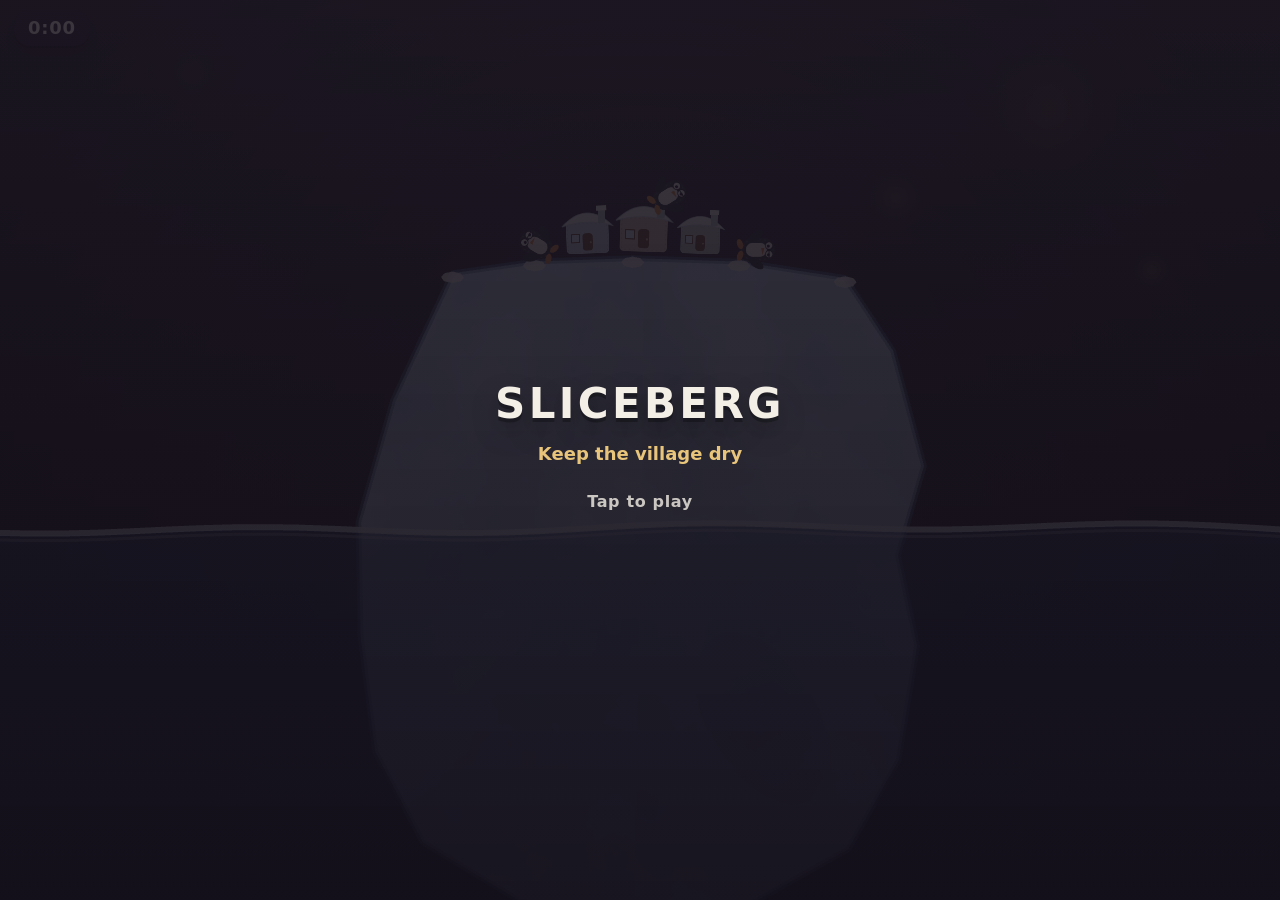
<file: sliceberg/index.html>
<!DOCTYPE html>
<html lang="en">
<head>
<meta charset="utf-8">
<meta name="viewport" content="width=device-width,initial-scale=1,maximum-scale=1,user-scalable=no,viewport-fit=cover">
<meta name="apple-mobile-web-app-capable" content="yes">
<meta name="mobile-web-app-capable" content="yes">
<meta name="apple-mobile-web-app-title" content="SLICEBERG">
<meta name="theme-color" content="#1a1520">
<meta name="format-detection" content="telephone=no">
<link rel="icon" href="data:image/svg+xml,<svg xmlns=%22http://www.w3.org/2000/svg%22 viewBox=%220 0 64 64%22><rect fill=%22%231a1520%22 width=%2264%22 height=%2264%22 rx=%2214%22/><ellipse fill=%22%23cfe8f4%22 cx=%2232%22 cy=%2230%22 rx=%2220%22 ry=%2216%22/><rect fill=%22%231d5a8c%22 y=%2240%22 width=%2264%22 height=%2224%22/></svg>">
<title>SLICEBERG</title>
  <script type="module" crossorigin src="./assets/index-DzFMT4Jb.js"></script>
  <link rel="modulepreload" crossorigin href="./assets/CanvasPool-BO_E9vhK.js">
  <link rel="modulepreload" crossorigin href="./assets/canvasUtils-BPkstq3V.js">
  <link rel="modulepreload" crossorigin href="./assets/RenderTargetSystem-Ch9xSkO2.js">
  <link rel="modulepreload" crossorigin href="./assets/getTextureBatchBindGroup-C25VbnhY.js">
  <link rel="modulepreload" crossorigin href="./assets/getTexelRangeRects-BheOiNCL.js">
  <link rel="stylesheet" crossorigin href="./assets/index-D65WDUxu.css">
</head>
<body>
<div id="game"></div>
<div id="hud">
  <div id="timerwrap">
    <div id="timer">0:00</div>
    <div id="crown" hidden>best</div>
  </div>
  <button id="pause" type="button" aria-label="Pause" hidden></button>
</div>
<div id="title" class="sheet">
  <h1>SLICEBERG</h1>
  <p id="title-best" class="best">Best 0:00</p>
  <p class="hint">Tap to play</p>
</div>
<div id="pause-sheet" class="sheet" hidden>
  <h2>Paused</h2>
  <p class="hint">Tap to resume</p>
</div>
<div id="recap" class="sheet" hidden>
  <p id="recap-cause">The village tipped</p>
  <p id="recap-time">0:00</p>
  <p id="recap-best" class="best">Best 0:00</p>
  <p class="hint">Tap to try again</p>
</div>
<div id="debug" hidden></div>
</body>
</html>
</file>
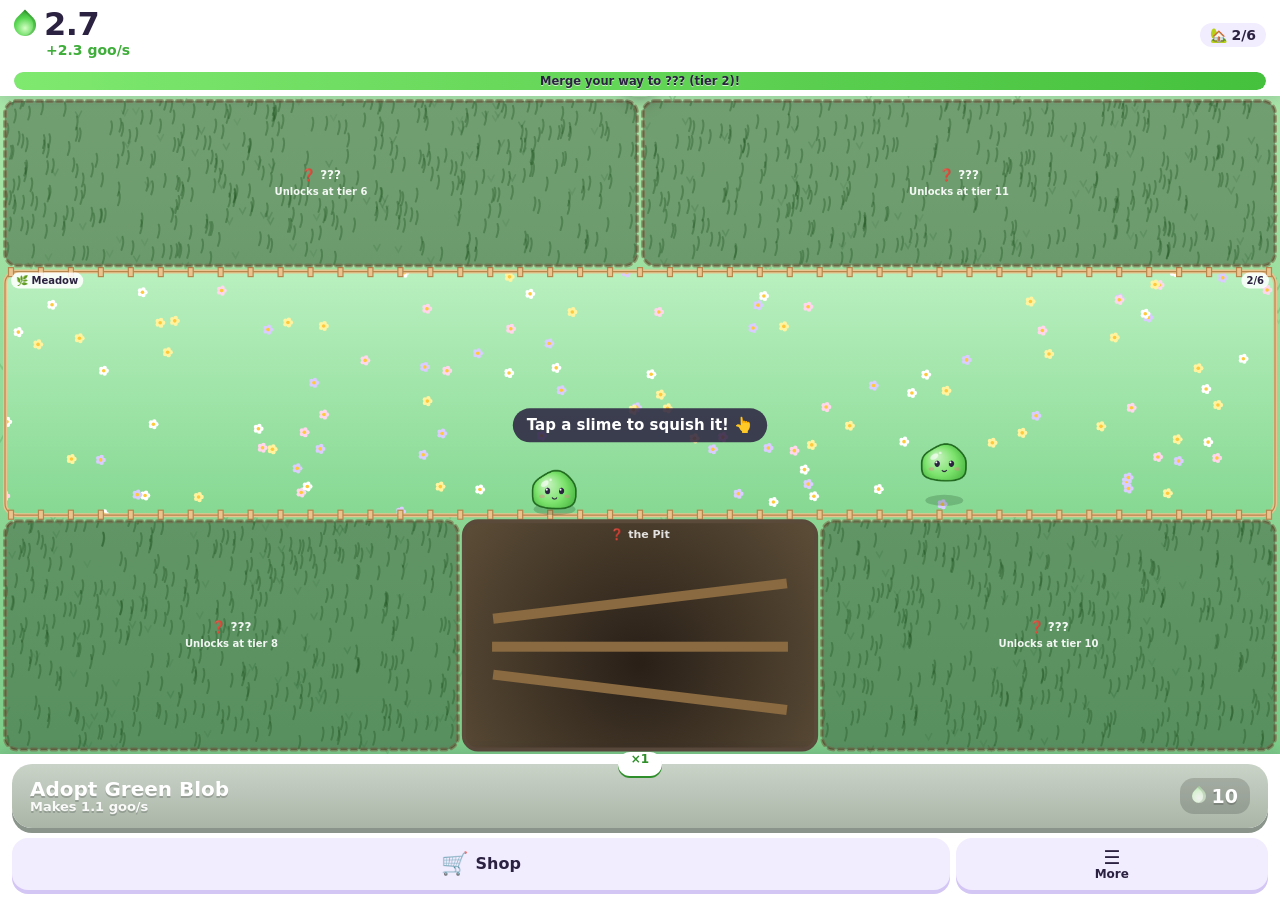
<file: slime/index.html>
<!DOCTYPE html>
<html lang="en"><head>
<meta charset="utf-8">
<meta http-equiv="Cache-Control" content="no-cache, must-revalidate">
<meta name="viewport" content="width=device-width,initial-scale=1,maximum-scale=1,user-scalable=no,viewport-fit=cover">
<meta name="apple-mobile-web-app-capable" content="yes">
<meta name="mobile-web-app-capable" content="yes">
<meta name="apple-mobile-web-app-status-bar-style" content="default">
<meta name="apple-mobile-web-app-title" content="Slime Farm">
<meta name="theme-color" content="#ffffff">
<title>Slime Farm</title>
<link rel="icon" href="data:image/svg+xml,%3Csvg xmlns='http://www.w3.org/2000/svg' viewBox='0 0 100 100'%3E%3Cpath d='M10 85 Q8 30 50 22 Q92 30 90 85 Z' fill='%237be36b' stroke='%232f8a2c' stroke-width='5'/%3E%3Cellipse cx='37' cy='55' rx='6' ry='8' fill='%232b2140'/%3E%3Cellipse cx='63' cy='55' rx='6' ry='8' fill='%232b2140'/%3E%3C/svg%3E">
<link rel="apple-touch-icon" id="ati" href="">
<style>
:root{--top:env(safe-area-inset-top,0px);--bot:env(safe-area-inset-bottom,0px);--ink:#2b2140}
*{box-sizing:border-box;-webkit-tap-highlight-color:transparent;-webkit-user-select:none;user-select:none;-webkit-touch-callout:none}
html,body{margin:0;padding:0;height:100%;width:100%;overflow:hidden;overscroll-behavior:none;position:fixed;inset:0}
body{font-family:ui-rounded,"SF Pro Rounded","Nunito",-apple-system,system-ui,"Segoe UI",sans-serif;background:#9fe6a9;color:var(--ink);touch-action:none;display:flex;flex-direction:column}
button{font-family:inherit;color:inherit;border:0;cursor:pointer;touch-action:manipulation}
#top{padding:calc(var(--top) + 8px) 14px 8px;display:flex;align-items:center;justify-content:space-between;background:#fff;box-shadow:0 3px 12px rgba(40,20,80,.12);z-index:3;gap:8px}
.gooRow{display:flex;align-items:center;gap:8px}
#goo{font-size:32px;font-weight:900;letter-spacing:-.5px;line-height:1.05;font-variant-numeric:tabular-nums}
#gps{font-size:14px;font-weight:800;color:#3fae3a;margin-left:32px}
.drop{display:inline-block;width:22px;height:22px;border-radius:50% 0 50% 50%;transform:rotate(-45deg);background:radial-gradient(circle at 40% 60%,#d4ffc4,#57d651 55%,#2e9a2c);box-shadow:inset -2px -2px 0 rgba(0,0,0,.12);flex:none}
.drop.sm{width:14px;height:14px}
.bb .drop,#buy .drop{background:radial-gradient(circle at 40% 60%,#fff,#e4ffdc 60%,#b8eeb0)}
.gr{display:flex;flex-direction:column;align-items:flex-end;gap:4px}
.badge{background:#f2ecff;border-radius:999px;padding:4px 10px;font-size:14px;font-weight:800;white-space:nowrap}
#rjb{background:#fff3c4;display:none}
#field{flex:1;position:relative;min-height:0;overflow:hidden}
#c{position:absolute;left:0;top:0;width:100%;height:100%;touch-action:none;display:block}
#bottom{padding:10px 12px calc(var(--bot) + 10px);background:#fff;box-shadow:0 -3px 12px rgba(40,20,80,.12);z-index:3}
#buy{width:100%;height:64px;border-radius:20px;background:linear-gradient(#7fe86f,#45c13d);box-shadow:0 5px 0 #2f8f2a,0 8px 14px rgba(40,120,40,.3);color:#fff;display:flex;align-items:center;justify-content:space-between;padding:0 18px;font-weight:900;font-size:20px;text-shadow:0 2px 0 rgba(0,0,0,.18);transition:transform .06s}
#buy:active{transform:translateY(3px);box-shadow:0 2px 0 #2f8f2a}
#buy.off{background:linear-gradient(#c9d3c7,#aab5a8);box-shadow:0 5px 0 #8a948a}
#buy .bl{display:flex;flex-direction:column;align-items:flex-start;text-align:left;line-height:1.1}
#buy small{font-size:13px;font-weight:700;opacity:.92}
#buy .bc{display:flex;align-items:center;gap:6px;background:rgba(0,0,0,.16);padding:7px 12px;border-radius:14px;font-size:19px}
#nav{display:grid;grid-template-columns:repeat(4,1fr);gap:7px;margin-top:10px}
.nb{position:relative;height:52px;border-radius:16px;background:#f2ecff;box-shadow:0 4px 0 #d3c6f5;font-weight:900;font-size:13px;display:flex;flex-direction:column;align-items:center;justify-content:center;gap:1px;line-height:1}
.nb:active{transform:translateY(2px);box-shadow:0 2px 0 #d3c6f5}
.nb i{font-style:normal;font-size:20px}
.dot{position:absolute;top:-5px;right:-3px;min-width:20px;height:20px;border-radius:10px;background:#ff4d6d;color:#fff;font-size:12px;line-height:20px;padding:0 5px;display:none;box-shadow:0 2px 4px rgba(0,0,0,.2)}
.sheet{position:fixed;inset:0;z-index:10;display:none;flex-direction:column;justify-content:flex-end;background:rgba(30,15,60,.4)}
.sheet.open{display:flex}
#shLvl{z-index:12}#shLvl .panel{max-height:72%}#lvlX{margin:8px 16px 10px;width:calc(100% - 32px)}
.lvi{margin-left:6px;width:30px;height:30px;border-radius:15px;background:#e7defc;color:#5a3fb0;font-size:16px;font-weight:900;vertical-align:-2px;line-height:30px;padding:0}
.lvh,.lvr{display:grid;grid-template-columns:62px 1fr 92px;gap:6px;padding:9px 12px;align-items:center;font-size:15px}
.lvh{font-size:12px;color:#8a7fa8;font-weight:900;position:sticky;top:0;background:#fff;z-index:2;box-shadow:0 2px 0 #f0eafc}
.lvr{border-radius:12px;margin-bottom:3px;background:#f8f5ff}.lvr span:last-child{text-align:right;font-weight:800}.lvr.own{opacity:.55}.lvr.ms{background:#fff3c4}.lvr.cur{background:#7a4fe0;color:#fff;opacity:1}.lvr em{font-style:normal;font-size:12px;font-weight:900;color:#b07a00}.lvr.cur em{color:#ffe27a}
.lvgap{text-align:center;color:#b0a6c8;font-weight:900}
.early{margin-top:10px;background:rgba(255,255,255,.7);border-radius:14px;padding:10px}.erow{display:flex;justify-content:space-between;font-weight:900}.ebar{height:10px;border-radius:5px;background:#e7defc;margin:6px 0;overflow:hidden}.ebar i{display:block;height:100%;background:linear-gradient(90deg,#b48cff,#ffd23f)}.early small{display:block;color:#6a5a90;margin-bottom:8px}.early .bb.alt{width:100%;background:linear-gradient(#ffd98a,#f0a830);box-shadow:0 4px 0 #b07a10}
#donB{display:none;background:linear-gradient(#ffe27a,#f0b020);color:#5a3a00;font-weight:900;animation:donP 1s ease-in-out infinite}@keyframes donP{50%{transform:scale(1.07)}}
#casC{width:100%;border-radius:16px;display:block;margin-bottom:8px}.casmsg{display:none;color:#fff;font-weight:900;text-align:center;padding:10px;border-radius:12px;margin-bottom:8px}
.cas{background:#f8f5ff;border-radius:18px;padding:12px;margin-bottom:10px}.cas h3{margin:0 0 4px}.cas input[type=range]{width:100%;margin:8px 0}.casrow{display:flex;justify-content:space-between;font-size:14px;margin-bottom:8px}.cas .seg{margin:6px 0}.casgo{width:100%;position:relative;overflow:hidden}.casgo.hold{background:linear-gradient(#ff6b6b,#c0283a);box-shadow:0 4px 0 #7a1020}.casgo i{position:absolute;left:0;top:0;bottom:0;width:0;background:rgba(255,255,255,.35)}
.casl{display:flex;gap:8px;overflow-x:auto;padding:4px 0 8px}.cs{flex:none;width:76px;border-radius:14px;background:#fff;padding:4px;border:3px solid transparent}.cs.on{border-color:#7a4fe0}.cs canvas{width:56px;height:56px}.cs small{display:block;font-size:11px;font-weight:800;white-space:nowrap;overflow:hidden;text-overflow:ellipsis}
.don{background:linear-gradient(135deg,#fff3c4,#ffd98a)}.don .pot{font-size:26px;font-weight:900;text-align:center;margin:6px 0}.don .chain{color:#c0283a}.casrow2{display:flex;gap:8px}.casrow2 .bb{flex:1}.don.s3,.don.s4{background:linear-gradient(135deg,#ffd98a,#ff9a5a)}.don.s5,.don.s6{background:linear-gradient(135deg,#ff9a5a,#ff4d6d);color:#fff;animation:donP .6s ease-in-out infinite}
#casTabs .tabs{margin-bottom:6px}.ctk{font-size:12px;font-weight:800;color:#6a5a90;white-space:nowrap;overflow:hidden;text-overflow:ellipsis;margin-bottom:8px}.ctk .lk{color:#2a8a3a}.ctk .stk{color:#c0283a}
#bigWin{position:absolute;inset:0;z-index:5;display:none;align-items:center;justify-content:center;background:rgba(30,10,60,.55);pointer-events:none}#bigWin.on{display:flex}#bigWin div{text-align:center;color:#fff;animation:bw .5s cubic-bezier(.2,1.6,.4,1)}#bigWin b{display:block;font-size:54px;font-weight:900;color:#ffd23f;text-shadow:0 4px 0 #b07a00}#bigWin span{font-size:30px;font-weight:900}#bigWin small{display:block;opacity:.7}@keyframes bw{from{transform:scale(.3)}}
#shCasino .panel{position:relative}#gC,#slC{width:100%;border-radius:16px;display:block;margin-bottom:8px}.gres{display:flex;flex-wrap:wrap;gap:6px;margin-bottom:8px}.gres .gr{flex:1 1 30%;background:#f8f5ff;border-radius:10px;padding:6px;font-size:12px;font-weight:800;text-align:center}.gres .r3,.gres .r4{background:#fff3c4}.gres .lnk{width:100%}.gsum{width:100%;text-align:center;font-weight:900}
.pity{display:flex;align-items:center;gap:8px;font-weight:800;font-size:13px}.pity .ebar{flex:1}.rar{font-size:12px;font-weight:700;margin:6px 0 10px;color:#4a3a70}
.jp{text-align:center;font-weight:900;background:linear-gradient(90deg,#ffd23f,#ff9a5a);border-radius:12px;padding:8px;margin-bottom:8px}.pt{margin-top:10px;font-size:13px}.pt div{display:flex;gap:8px;padding:3px 0;border-bottom:1px solid #eee}.pt div span{flex:1;color:#6a5a90}
.scw{position:relative;width:100%;aspect-ratio:1;margin-bottom:8px;touch-action:none}.scw canvas{position:absolute;inset:0;width:100%;height:100%;border-radius:16px}#scTop{transition:opacity .5s;touch-action:none}
#updBar{position:fixed;left:10px;right:10px;top:calc(env(safe-area-inset-top) + 8px);z-index:30;padding:12px;border-radius:16px;background:#2a8a3a;color:#fff;font-weight:900;font-size:15px;box-shadow:0 6px 20px rgba(0,0,0,.25)}
.panel{background:#fff;border-radius:26px 26px 0 0;max-height:84%;display:flex;flex-direction:column;padding-bottom:var(--bot);animation:up .28s cubic-bezier(.2,1.2,.4,1)}
@keyframes up{from{transform:translateY(60%)}to{transform:none}}
.ph{display:flex;justify-content:space-between;align-items:center;padding:16px 16px 8px 20px;font-size:26px;font-weight:900}
.ph small{font-size:15px;color:#8a7fa8;font-weight:800;margin-left:8px}
.x{width:44px;height:44px;border-radius:50%;background:#f2ecff;font-size:20px;font-weight:900}
.pb{overflow-y:auto;-webkit-overflow-scrolling:touch;touch-action:pan-y;overscroll-behavior:contain;padding:6px 14px 18px}
.item{display:flex;align-items:center;gap:12px;background:#f8f5ff;border-radius:18px;padding:12px;margin-bottom:10px}
.ic{width:46px;height:46px;border-radius:14px;background:#fff;display:flex;align-items:center;justify-content:center;font-size:26px;flex:none;box-shadow:0 2px 0 #e4dcf7}
.it{flex:1;min-width:0}
.it b{display:block;font-size:16px;font-weight:900}
.it .lv{font-size:12px;background:#e7defc;border-radius:8px;padding:1px 6px;margin-left:4px;vertical-align:2px}
.it small{display:block;font-size:13px;color:#6d6390;font-weight:700;margin-top:2px}
.bb{min-width:92px;height:46px;border-radius:14px;background:linear-gradient(#7fe86f,#45c13d);box-shadow:0 4px 0 #2f8f2a;color:#fff;font-weight:900;font-size:15px;display:flex;align-items:center;justify-content:center;gap:5px;padding:0 10px;text-shadow:0 1px 0 rgba(0,0,0,.2);flex:none}
.bb:active{transform:translateY(2px);box-shadow:0 2px 0 #2f8f2a}
.bb:disabled{background:#d5d0e0;box-shadow:0 4px 0 #b9b2c9;color:#fff}
.asc{background:linear-gradient(135deg,#fff3c4,#ffd6f0);border-radius:20px;padding:14px;margin-bottom:14px;text-align:center}
.asc h3{margin:0 0 4px;font-size:19px;font-weight:900}
.asc p{margin:0 0 10px;font-size:13px;font-weight:700;color:#6d5a3a}
.asc .bb{width:100%;background:linear-gradient(#b48cff,#7a4fe0);box-shadow:0 4px 0 #5532a8}
.asc .bb:disabled{background:#d5d0e0;box-shadow:0 4px 0 #b9b2c9}
.grid{display:grid;grid-template-columns:repeat(3,1fr);gap:10px}
.card{background:#f8f5ff;border-radius:18px;padding:8px 4px 10px;text-align:center}
.card canvas{width:84px;height:84px;display:block;margin:0 auto}
.card b{display:block;font-size:13px;font-weight:900;line-height:1.15;min-height:30px;display:flex;align-items:center;justify-content:center;padding:0 2px}
.card small{display:block;font-size:11px;color:#7a6f9a;font-weight:800}
.card.new{background:#fff6cf}
.row{display:flex;justify-content:space-between;align-items:center;background:#f8f5ff;border-radius:16px;padding:14px 16px;margin-bottom:10px;font-weight:800;font-size:16px}
.tg{width:62px;height:34px;border-radius:17px;background:#d5d0e0;position:relative;transition:background .2s}
.tg::after{content:'';position:absolute;top:3px;left:3px;width:28px;height:28px;border-radius:50%;background:#fff;box-shadow:0 2px 4px rgba(0,0,0,.2);transition:left .2s}
.tg.on{background:#45c13d}.tg.on::after{left:31px}
.stats{font-size:14px;font-weight:700;color:#6d6390;line-height:1.7;padding:4px 6px 12px}
.danger{width:100%;height:52px;border-radius:16px;background:#ffe1e6;color:#d6284a;font-weight:900;font-size:16px;margin-top:6px}
.mod{position:fixed;inset:0;z-index:20;display:none;align-items:center;justify-content:center;background:rgba(30,15,60,.6);padding:20px}
.mod.open{display:flex}
.mbox{position:relative;background:#fff;border-radius:28px;padding:22px 20px 20px;width:100%;max-width:340px;text-align:center;animation:pop .4s cubic-bezier(.2,1.6,.4,1);overflow:hidden}
@keyframes pop{from{transform:scale(.5);opacity:0}to{transform:none;opacity:1}}
.mbox h2{margin:4px 0 6px;font-size:28px;font-weight:900}
.mbox p{margin:6px 0;font-size:16px;font-weight:700;color:#5d5380}
.mbox .big{font-size:30px;font-weight:900;color:var(--ink)}
.mbtn{width:100%;height:56px;border-radius:18px;background:linear-gradient(#7fe86f,#45c13d);box-shadow:0 5px 0 #2f8f2a;color:#fff;font-weight:900;font-size:20px;margin-top:14px;text-shadow:0 2px 0 rgba(0,0,0,.18)}
.mbtn.alt{background:#efeaf9;box-shadow:0 5px 0 #d3c6f5;color:var(--ink);text-shadow:none}
.mbtn.red{background:linear-gradient(#ff7a90,#e8405e);box-shadow:0 5px 0 #b02640}
.mbtn.pur{background:linear-gradient(#b48cff,#7a4fe0);box-shadow:0 5px 0 #5532a8}
.newtag{display:inline-block;background:linear-gradient(90deg,#ff5fa2,#ffb330);color:#fff;font-weight:900;font-size:22px;padding:6px 18px;border-radius:999px;letter-spacing:1px;transform:rotate(-3deg);box-shadow:0 4px 0 rgba(0,0,0,.12)}
.rays{position:absolute;left:50%;top:150px;width:520px;height:520px;margin:-260px 0 0 -260px;background:repeating-conic-gradient(rgba(255,236,160,.22) 0 12deg,rgba(255,255,255,0) 12deg 24deg);-webkit-mask-image:radial-gradient(circle,#000 0,#000 25%,transparent 70%);mask-image:radial-gradient(circle,#000 0,#000 25%,transparent 70%);border-radius:50%;animation:spin 8s linear infinite;pointer-events:none}
@keyframes spin{to{transform:rotate(360deg)}}
#nsc{position:relative;width:170px;height:170px;display:block;margin:6px auto 0}
.rel{position:relative}
/* ---- v2 ---- */
#top{flex-wrap:wrap;padding-bottom:6px}
.badge{cursor:pointer}
#rjb{display:none}
#sdb{background:#e3f0ff;display:none}
#frz{background:linear-gradient(90deg,#ffd23f,#ff9b3f);color:#5a2a00;display:none;animation:pulse .6s ease-in-out infinite alternate}
@keyframes pulse{to{transform:scale(1.07)}}
#goalW{flex-basis:100%;display:flex;align-items:center;gap:8px;margin-top:6px}
#goal{flex:1;height:18px;border-radius:9px;background:#efeaf9;position:relative;overflow:hidden;box-shadow:inset 0 2px 0 rgba(0,0,0,.06)}
#goalF{position:absolute;left:0;top:0;bottom:0;width:0;border-radius:9px;background:linear-gradient(90deg,#7fe86f,#45c13d);transition:width .25s}
#goalF.gold{background:linear-gradient(90deg,#ffd23f,#ff9b3f)}
#goalT{position:absolute;inset:0;font-size:11.5px;font-weight:900;display:flex;align-items:center;justify-content:center;white-space:nowrap;color:var(--ink);text-shadow:0 1px 0 rgba(255,255,255,.7)}
#crowd{font-size:12px;font-weight:900;color:#7a4fe0;white-space:nowrap}
.nb i{font-size:19px}
.tabs{display:flex;gap:8px;margin:0 0 12px}
.tab{flex:1;height:42px;border-radius:14px;background:#f2ecff;font-weight:900;font-size:15px;box-shadow:0 3px 0 #d3c6f5}
.tab.on{background:linear-gradient(#b48cff,#7a4fe0);color:#fff;box-shadow:0 3px 0 #5532a8}
.reb{background:linear-gradient(135deg,#dfe9ff,#f0dcff);border-radius:20px;padding:14px;margin-bottom:14px;text-align:center}
.reb h3{margin:0 0 4px;font-size:19px;font-weight:900}.reb p{margin:0 0 10px;font-size:13px;font-weight:700;color:#4a3f7a}
.reb .bb{width:100%;background:linear-gradient(#6aa8ff,#4a5fe0);box-shadow:0 4px 0 #2f3ea8}
.bb.rj{background:linear-gradient(#ffd96a,#f0a91c);box-shadow:0 4px 0 #b47600;color:#5a3500;text-shadow:none}
.bb.rj:disabled{background:#e7e2ee;box-shadow:0 4px 0 #c9c2d6;color:#9a92ad}
.zone{font-size:12px;font-weight:800;color:#6d6390;background:#fff;border-radius:10px;padding:3px 8px;margin:4px 4px 0 0;display:inline-block}
/* races */
#track{width:100%;height:200px;display:block;border-radius:18px;background:#7fd37f}
.rstat{text-align:center;font-weight:900;font-size:17px;margin:8px 0 6px;min-height:24px}
.racer{display:flex;align-items:center;gap:10px;background:#f8f5ff;border-radius:16px;padding:8px 10px;margin-bottom:8px;border:3px solid transparent}
.racer.sel{border-color:#7a4fe0;background:#f1eaff}
.racer.mine{background:#fff6cf}
.racer canvas{width:44px;height:44px;flex:none}
.racer .it small{margin-top:0}
.odds{text-align:right;font-weight:900;font-size:17px;min-width:62px}
.odds small{display:block;font-size:11px;color:#8a7fa8;font-weight:800}
.betrow{display:flex;gap:8px;margin:6px 0 8px}
.chip{flex:1;height:44px;border-radius:14px;background:#f2ecff;font-weight:900;font-size:14px;box-shadow:0 3px 0 #d3c6f5;line-height:1.05}
.chip small{display:block;font-size:11px;font-weight:800;opacity:.75}
.chip.on{background:linear-gradient(#7fe86f,#45c13d);color:#fff;box-shadow:0 3px 0 #2f8f2a}
.rbtn{width:100%;height:52px;border-radius:16px;font-weight:900;font-size:17px;margin-top:4px;background:linear-gradient(#ff9b6a,#f0603c);box-shadow:0 4px 0 #b0381c;color:#fff}
.rbtn:disabled{background:#ddd6e6;box-shadow:0 4px 0 #c0b8cc}
.rbtn.alt{background:#fff3c4;box-shadow:0 4px 0 #e6cf7a;color:#6d4a00}
.streak{font-size:13px;font-weight:900;color:#e0602a;background:#fff0e6;border-radius:999px;padding:4px 10px;margin-left:8px}
.note{font-size:12px;color:#8a7fa8;font-weight:700;text-align:center;margin:8px 0 2px}
/* full-screen reveal */
.mod.reveal{background:radial-gradient(circle at 50% 40%,rgba(80,40,140,.9),rgba(15,5,35,.96))}
.mod.reveal .mbox{background:transparent;color:#fff;box-shadow:none;max-width:380px}
.mod.reveal .mbox h2{color:#fff;font-size:34px;text-shadow:0 3px 0 rgba(0,0,0,.3)}
.mod.reveal .mbox p{color:#e8dcff}
.mod.reveal #nsc{width:230px;height:230px}
.flash{position:fixed;inset:0;background:#fff;z-index:25;pointer-events:none;animation:flash .7s ease-out forwards}
@keyframes flash{from{opacity:1}to{opacity:0}}
.tierno{font-size:14px;font-weight:900;letter-spacing:2px;color:#ffd96a;margin-top:6px}
#fx{position:fixed;left:0;top:0;width:100%;height:100%;pointer-events:none;z-index:40}
#wheel{width:220px;height:220px;display:block;margin:6px auto}
/* ---- Update 1 ---- */
#nav{grid-template-columns:repeat(5,1fr);gap:6px}
.nb{font-size:12px}.nb.lock{opacity:.55}
#nav{grid-template-columns:3fr 1fr}#bShop{flex-direction:row;gap:8px;font-size:16px}#bShop i{font-size:22px}
#menuPop{position:fixed;right:10px;bottom:calc(var(--bot) + 76px);z-index:9;display:none;grid-template-columns:1fr 1fr;gap:8px;background:#fff;padding:10px;border-radius:20px;box-shadow:0 10px 30px rgba(40,20,80,.3);width:min(300px,calc(100% - 20px))}#menuPop.open{display:grid}#menuPop .nb{height:60px;font-size:13px}
.wn.calm p{font-size:16px;margin:8px 0}.lnk{background:none;color:#8a7fa8;font-weight:800;font-size:14px;margin-top:6px;padding:8px;text-decoration:underline}
#buy{position:relative}
#buyX{position:absolute;right:auto;left:50%;top:-12px;transform:translateX(-50%);height:24px;min-width:44px;border-radius:12px;background:#fff;color:#2f8f2a;font-size:12px;font-weight:900;box-shadow:0 2px 0 #2f8f2a;text-shadow:none;padding:0 8px}
#achT{position:fixed;z-index:12;left:50%;top:54px;transform:translate(-50%,-30px);opacity:0;pointer-events:none;display:flex;align-items:center;gap:8px;max-width:86%;padding:6px 12px 6px 8px;border-radius:14px;background:rgba(255,255,255,.95);border:2px solid #7a4fe0;box-shadow:0 4px 12px rgba(40,20,80,.22);transition:transform .3s,opacity .3s;z-index:4}#achT.on{transform:translate(-50%,0);opacity:1}#achT i{font-style:normal;font-size:22px}#achT b{display:block;font-size:13px;color:#3a2a60}#achT small{display:block;font-size:11px;font-weight:700;color:#6a5a90;line-height:1.2}
.mutc{background:#f4eeff;border-radius:14px;padding:8px 10px;margin:8px 0;font-size:18px}.mutc b{font-size:14px;margin-right:6px}.mutc span{margin:0 2px}.mutc small{display:block;font-size:11px;font-weight:700;color:#6a5a90}#dexMut h4{margin:14px 0 4px}#dexMut h4 small{opacity:.6}
.item small.tip{color:#2b2140;font-weight:800;opacity:.85}.tipn{background:#eaffe4!important;color:#1d5a26}
.ahead{background:linear-gradient(#fff6d6,#ffe9a8);border-radius:16px;padding:10px 12px;margin-bottom:8px}.ahead b{font-size:17px}.ahead small{display:block;font-weight:800;color:#7a5a10;margin-bottom:6px}
.acats{flex-wrap:wrap;margin:10px 0}.acats .chip{height:34px;min-width:40px;font-size:17px}
#achBody h4{margin:12px 0 6px;font-size:14px}#achBody h4 small{opacity:.6}
.ach{display:flex;gap:10px;align-items:center;background:#f8f5ff;border-radius:14px;padding:8px 10px;margin-bottom:6px}.ach>i{font-style:normal;flex:none;width:40px;height:40px;border-radius:12px;display:flex;align-items:center;justify-content:center;font-size:22px}.ach>div{flex:1;min-width:0}.ach b{display:flex;justify-content:space-between;gap:6px;font-size:14px}.ach .at{font-size:10px;font-weight:900;text-transform:uppercase}.ach small{display:block;font-size:12px;font-weight:700;color:#6a5a90}.ach small.ok{color:#2a8a3a}.ach .ebar{margin-top:4px;height:7px}.ach.got{background:#f1fbe9}.ach.near{background:#fff6d6;border:2px solid #f0c040}.ach.opt{opacity:.6}
#bmBar{position:absolute;left:50%;bottom:8px;transform:translateX(-50%);display:none;align-items:center;gap:8px;background:rgba(60,0,10,.9);color:#ffd0d0;font-weight:900;font-size:13px;padding:5px 5px 5px 12px;border-radius:18px;z-index:5;max-width:96%;white-space:nowrap;box-shadow:0 4px 12px rgba(0,0,0,.3)}#bmBar.on{display:flex}#bmBar{pointer-events:none}#bmNo{pointer-events:auto}#bmBar span{overflow:hidden;text-overflow:ellipsis}#bmNo{flex:none;border:0;border-radius:14px;background:#fff;color:#8a1020;font:inherit;font-weight:900;padding:8px 11px;cursor:pointer}#bmNo:active{transform:scale(.95)}
#banner{position:absolute;left:50%;top:8px;transform:translate(-50%,-140%);max-width:92%;padding:9px 14px;border-radius:16px;color:#fff;font-weight:900;font-size:14px;text-align:center;box-shadow:0 6px 16px rgba(0,0,0,.25);transition:transform .3s cubic-bezier(.2,1.4,.4,1);z-index:4;pointer-events:none;line-height:1.25}
#banner.on{transform:translate(-50%,0)}
.fbtns{position:absolute;right:8px;bottom:calc(38% - 8px);display:flex;flex-direction:column;gap:8px;align-items:flex-end;z-index:4}
.fb{height:40px;min-width:40px;border-radius:20px;font-size:14px!important;background:rgba(255,255,255,.94);box-shadow:0 3px 0 rgba(40,20,80,.25);font-weight:900;font-size:15px;display:none;align-items:center;justify-content:center;gap:5px;padding:0 13px}
.fb:active{transform:translateY(2px)}
#undoB{background:#fff3c4;color:#6d4a00}
#rcd{position:absolute;left:8px;bottom:calc(38% - 6px);z-index:4;display:none;align-items:center;height:40px;border-radius:20px;padding:0 14px;background:linear-gradient(#ff9b6a,#f0603c);color:#fff;font-weight:900;font-size:13px;box-shadow:0 3px 0 #b0381c;animation:pulse .7s ease-in-out infinite alternate}
#frz.curse{background:linear-gradient(90deg,#5a0f1e,#a01830);color:#fff}
.seg{display:flex;gap:6px;align-items:center;margin-bottom:10px;font-weight:900;font-size:14px}.seg .chip{flex:none;min-width:58px;height:36px}
.seg2{display:flex;gap:6px}.seg2 .chip{height:34px;padding:0 10px;flex:none}
.row.sm{font-size:14px;padding:10px 14px;gap:6px;flex-wrap:wrap;justify-content:flex-start}.row.sm>.tg,.row.sm>input,.row.sm>.seg2{margin-left:auto;flex:none}.row input[type=range]{width:46%;accent-color:#7a4fe0}
.pd2{display:block;width:100%;font-size:12px;color:#6d6390;font-weight:700}
.item.best{background:#fff6cf;box-shadow:inset 0 0 0 2px #ffd23f}
.bbt{font-size:11px;background:#ffd23f;color:#5a3500;border-radius:8px;padding:1px 6px;margin-left:4px;vertical-align:2px}
.it .pd{color:#8a7fa8;font-size:11.5px}
.bb small{display:block;font-size:10px;opacity:.85;margin-left:3px}
.ftabs{display:flex;gap:6px;margin:0 0 12px}.ftabs .tab{font-size:13px}
.pb h4{margin:12px 2px 8px;font-size:16px;font-weight:900}
.cal{display:grid;grid-template-columns:repeat(7,1fr);gap:4px;margin-bottom:8px}
.cd{background:#f8f5ff;border-radius:12px;padding:5px 2px;text-align:center;line-height:1.1}.cd i{display:block;font-style:normal;font-size:20px;margin:2px 0}.cd small{display:block;font-size:9px;font-weight:800;color:#6d6390}
.cd.now{background:#fff6cf;box-shadow:inset 0 0 0 2px #ffd23f;animation:pulse .7s ease-in-out infinite alternate}.cd.done{opacity:.45}
.qb{height:8px;border-radius:4px;background:#e7defc;margin-top:6px;overflow:hidden}.qb div{height:100%;background:linear-gradient(90deg,#7fe86f,#45c13d);border-radius:4px}
.item.sl canvas{width:44px;height:44px;flex:none}
.dark{background:linear-gradient(135deg,#2a1840,#120a24);color:#e8dcff;border-radius:20px;padding:14px;margin-bottom:12px}
.dark h3{margin:0 0 6px;font-size:19px;font-weight:900}.dark p{margin:4px 0;font-size:13px;font-weight:700}.dark .qb{background:rgba(255,255,255,.15)}.dark .qb div{background:linear-gradient(90deg,#b48cff,#ff5fa2)}
.tr{font-size:12.5px!important}.sm{font-size:12px!important;opacity:.85}
.pf{display:flex;gap:12px;align-items:center;background:#f8f5ff;border-radius:20px;padding:10px;margin-bottom:10px}
#pfc{width:120px;height:120px;flex:none}.pfi{flex:1;min-width:0}.pnm{font-size:24px;font-weight:900;line-height:1.1;word-break:break-word}.pfi small{display:block;font-size:12px;color:#6d6390;font-weight:800;margin-top:3px}
.hearts{font-size:20px;color:#ff4d8a;margin-top:4px;letter-spacing:1px}.hearts span{color:#d9cfee}
.nmrow{display:flex;gap:6px;margin-bottom:10px}.nmrow input{flex:1;min-width:0;height:46px;border-radius:14px;border:2px solid #e4dcf7;padding:0 12px;font:inherit;font-size:16px;font-weight:800;color:var(--ink);-webkit-user-select:text;user-select:text}
.nmrow .chip{flex:none;width:46px;height:46px;font-size:20px}
.story{background:#f8f5ff;border-radius:12px;padding:8px 12px;margin-bottom:6px;font-size:14px;font-weight:700}.story small{display:block;font-size:11px;color:#8a7fa8}
.row2{display:flex;gap:8px}.row2 .rbtn{flex:1;font-size:15px}
textarea#sv{width:100%;height:90px;border-radius:14px;border:2px solid #e4dcf7;font:12px ui-monospace,monospace;padding:8px;-webkit-user-select:text;user-select:text;resize:none}
.wn{text-align:left}.wn p{font-size:14px!important;margin:8px 0!important}
.item.mem{background:#f1eef6}
</style>
</head>
<body>
<div id="top">
  <div>
    <div class="gooRow"><span class="drop"></span><span id="goo">0</span></div>
    <div id="gps">+0 goo/s</div>
  </div>
  <div class="gr">
    <div style="display:flex;gap:6px"><div class="badge" id="frz">🔥 ×7</div><div class="badge" id="sdb">🌠 <b id="sd">0</b></div><div class="badge" id="rjb">👑 <b id="rj">0</b></div></div>
    <div class="badge" id="penB">🏡 <b id="pen">0/8</b></div>
  </div>
  <div id="goalW"><div id="goal"><div id="goalF"></div><div id="goalT">…</div></div><span id="crowd">👥 ×1.00</span></div>
</div>
<div id="field"><canvas id="c"></canvas><div id="banner"></div><div id="bmBar"><span id="bmTx"></span><button id="bmNo">🙅 Keep my slime</button></div><div id="achT"></div><button id="rcd"><span id="rcdT">🏁</span></button><div class="fbtns"><button class="fb" id="undoB">↩ <span id="undoT">Undo</span></button><button class="fb" id="donB"><span id="donT">🪙 Double it?</span></button><button class="fb" id="zoomB">🔍+</button></div></div>
<div id="bottom">
  <button id="buy"><span class="bl"><span id="buyName">Buy Green Blob</span><small id="buySub">Tap to adopt a slime</small></span><span class="bc"><span class="drop sm"></span><span id="buyCost">10</span></span><span id="buyX">×1</span></button>
  <div id="nav">
    <button class="nb" id="bShop"><i>🛒</i>Shop<span class="dot" id="shopDot">!</span></button>
    <button class="nb" id="bMenu"><i>☰</i>More<span class="dot" id="menuDot">!</span></button>
  </div>
  <div id="menuPop">
    <button class="nb" id="bFarm"><i>🏡</i>Farm<span class="dot" id="farmDot" style="background:#2a6ad0">1</span></button>
    <button class="nb" id="bRace"><i>🏁</i><span id="raceLbl">Races</span><span class="dot" id="raceDot" style="background:#f0603c">!</span></button>
    <button class="nb" id="bDex"><i>📖</i>Slimedex<span class="dot" id="dexDot" style="background:#7a4fe0">1</span></button>
    <button class="nb" id="bCas"><i>🎰</i>Casino</button>
    <button class="nb" id="bAch"><i>🏆</i>Achievements<span class="dot" id="achDot" style="background:#e0a800">!</span></button>
    <button class="nb" id="bSet"><i>⚙️</i>Settings</button>
  </div>
</div>

<div class="sheet" id="shShop"><div class="panel"><div class="ph"><span>Shop</span><button class="x" data-close>✕</button></div><div class="pb"><div class="tabs"><button class="tab on" id="tabU">🛒 Upgrades</button><button class="tab" id="tabC">👑 Crown Shop</button></div><div id="shopList"></div></div></div></div>
<div class="sheet" id="shRace"><div class="panel"><div class="ph"><span>🏁 Slime Races<span class="streak" id="rStreak" style="display:none"></span></span><button class="x" data-close>✕</button></div><div class="pb" id="raceBody"><canvas id="track"></canvas><div class="rstat" id="rStat"></div><div id="racers"></div><div id="betUI"></div></div></div></div>
<div class="sheet" id="shDex"><div class="panel"><div class="ph"><span>Slimedex<small id="dexCount"></small></span><button class="x" data-close>✕</button></div><div class="pb"><div class="grid" id="dexGrid"></div><div id="dexMut"></div><div id="dexGacha"></div></div></div></div>
<div class="sheet" id="shSet"><div class="panel"><div class="ph"><span>Settings</span><button class="x" data-close>✕</button></div><div class="pb" id="setList"></div></div></div>
<div class="sheet" id="shFarm"><div class="panel"><div class="ph"><span>🏡 My Farm</span><button class="x" data-close>✕</button></div><div class="pb"><div class="ftabs"><button class="tab on" id="fT">📋 Today</button><button class="tab" id="fS">🐾 Slimes</button><button class="tab" id="fD">👄 Dark</button><button class="tab" id="fM">🪦 Memorial</button></div><div id="farmList"></div></div></div></div>
<div class="sheet" id="shProf"><div class="panel"><div class="ph"><span>Slime profile</span><button class="x" data-close>✕</button></div><div class="pb" id="profBody"></div></div></div>
<div class="sheet" id="shCasino"><div class="panel"><div class="ph"><span>🎰 Slime Casino</span><button class="x" data-close>✕</button></div><div class="pb"><div id="casTabs"></div><div id="casBody"></div></div><div id="bigWin"></div></div></div>
<div class="sheet" id="shAch"><div class="panel"><div class="ph"><span>🏆 Achievements</span><button class="x" data-close>✕</button></div><div class="pb" id="achBody"></div></div></div>
<div class="sheet" id="shLvl"><div class="panel"><div class="ph"><span id="lvlT">Levels</span></div><div class="pb" id="lvlBody"></div><button class="mbtn" id="lvlX">Close</button></div></div>
<div class="mod" id="modal"><div class="mbox" id="mbox"></div></div>
<canvas id="fx"></canvas>
<script>
(function(){
'use strict';
var KEY='slimefarm_v1'; // same storage key as v1 so existing saves migrate in place
var VER=3;
var TIERS=[
 {n:'Green Blob',c:'#7be36b',d:'#35a332',f:'',t:'The classic. Smells faintly of lime.'},
 {n:'Blue Jelly',c:'#62bcff',d:'#2a78d0',f:'drop',t:'Wobbles at the slightest breeze.'},
 {n:'Pink Bubblegum',c:'#ff93d0',d:'#de4f9b',f:'bubble',t:'Blows a bubble when nervous.'},
 {n:'Sunny Lemon',c:'#ffe55c',d:'#e0a913',f:'leaf',t:'Sour outside, sweet inside.'},
 {n:'Lava Slime',c:'#ff6f3f',d:'#b8231a',f:'flame',t:'Hot to the touch. Do not hug.'},
 {n:'Ice Slime',c:'#c4f4ff',d:'#5fb8de',f:'ice',t:'Keeps your drinks cold.'},
 {n:'Toxic Slime',c:'#b8ff3d',d:'#5f9e08',f:'bubbles',t:'Glows in the dark. Probably fine.'},
 {n:'Crystal Slime',c:'#dcb0ff',d:'#9358dc',f:'crystal',t:'Sparkles with every squish.'},
 {n:'Ghost Slime',c:'#f6f3ff',d:'#aaa0d6',f:'ghost',t:'Boo! ...sorry, too much?'},
 {n:'Robo Slime',c:'#c3cede',d:'#66758c',f:'robo',t:'Beep boop. Goo output: optimal.'},
 {n:'Galaxy Slime',c:'#6a3fc4',d:'#1d0f4a',f:'stars',t:'Contains at least three nebulae.'},
 {n:'Golden Slime',c:'#ffd84a',d:'#c18a06',f:'gold',t:'Worth its weight in goo.'},
 {n:'Rainbow Slime',c:'#ff7b7b',d:'#7a4fe0',f:'rainbow',t:'Every color, all at once.'},
 {n:'King Slime',c:'#9a6bff',d:'#4626a8',f:'crown',t:'All hail the squishy monarch.'},
 {n:'Cosmic Overlord',c:'#3a2766',d:'#07030f',f:'cosmic',t:'It sees everything. Rumor says there is more beyond…'},
 {n:'Nebula Puff',c:'#ff9be8',d:'#6b3fd6',f:'nebula',t:'Born in a cloud of cosmic cotton candy. Always sleepy.'},
 {n:'Solar Flare',c:'#ffb22e',d:'#d1400a',f:'sun',t:'Too bright to look at. Wears shades for your sake.'},
 {n:'Comet Tail',c:'#a6f3ff',d:'#2f7fd8',f:'comet',t:'Never stops moving. Leaves a sparkly trail on the grass.'},
 {n:'Black Hole Blob',c:'#3a2f55',d:'#05030a',f:'hole',t:'Goo goes in. Nothing comes out. Weirdly hypnotic.'},
 {n:'Quantum Gel',c:'#4fffd2',d:'#0f8f8a',f:'quantum',t:'Is it here or there? Yes.'},
 {n:'Chrono Slime',c:'#e8b87a',d:'#7a4a1c',f:'chrono',t:'Arrived yesterday, leaves tomorrow. Very punctual.'},
 {n:'Dragon Slime',c:'#ff5a4a',d:'#7a0e2a',f:'dragon',t:'Hoards goo instead of gold. Mostly friendly.'},
 {n:'Angel Slime',c:'#fffbf0',d:'#e0b84a',f:'angel',t:'Floats a little. Blesses every squish.'},
 {n:'Eldritch Ooze',c:'#3a8a72',d:'#0a1f1a',f:'eldritch',t:'Has more eyes than you can count. Counts you back.'},
 {n:'Primordial Goo',c:'#ff7bd5',d:'#3a1a8a',f:'prime',t:'The first slime and the last. All goo returns to it.'}
];
var MAXT=TIERS.length-1;
// secret slimes: only obtainable through the Altar (drawn with these looks, produce from the tier they came from)
TIERS.push({n:'Bone Slime',c:'#efe8d6',d:'#a89c80',f:'bone',t:'Rose from an offering under the Blood Moon. Rattles softly when it hops.',sec:1},
           {n:'Shadow Slime',c:'#4a3570',d:'#130a24',f:'shadow',t:'Born from a dark bargain at the Altar. Its eyes glow when nobody is watching.',sec:1});
var NT=MAXT+1; // number of normal tiers
var SPX=[1,3,4]; // secret production multipliers: none / bone ×3 / shadow ×4
var PERS=[{k:'shy',n:'Shy',i:'🙈',d:'Keeps its distance and blushes when touched'},{k:'greedy',n:'Greedy',i:'🤑',d:'Makes +10% goo and wanders to the richest pen'},
 {k:'brave',n:'Brave',i:'🦁',d:'Hops high and never shivers near the Altar'},{k:'sleepy',n:'Sleepy',i:'😴',d:'Naps a lot (makes half goo asleep): poke it awake'},
 {k:'clingy',n:'Clingy',i:'🥺',d:'Follows its buddy and your finger around'}];
var SNAMES=['Mochi','Blorp','Pudding','Gloop','Jiggles','Bean','Noodle','Squish','Taffy','Wobble','Pickle','Dumpling','Gumdrop','Boba','Muffin','Sprout','Pebble','Nugget','Jellybean','Biscuit',
 'Marsh','Tofu','Puddle','Bloop','Zippy','Waffles','Kiwi','Mango','Pip','Soup','Goober','Sir Wobbs','Lady Goo','Captain Ooze','Bubbles','Fizz','Drizzle','Peaches','Smudge','Toffee'];

// number formatting: named suffixes up to 1e303, scientific beyond; never prints NaN/Infinity
var SUF=(function(){var a=['','K','M','B','T','Qa','Qi','Sx','Sp','Oc','No'];var u=['','U','D','T','Qa','Qi','Sx','Sp','Oc','No'],t=['Dc','Vg','Tg','Qd','Qn','Sg','St','Og','Nn'];
 for(var i=0;i<t.length;i++)for(var j=0;j<u.length;j++)a.push(u[j]+t[i]);return a;})();
function fmt(n){
  if(typeof n!=='number'||n!==n)return '0';
  if(n<0)return '-'+fmt(-n);
  if(!isFinite(n))n=1e300;
  if(n<1000){ if(n<10&&n%1>0.05) return n.toFixed(1); return String(Math.floor(n)); }
  if(S&&S.opt&&S.opt.nf===1&&n>=1e6)return n.toExponential(2).replace('+','');
  var e=Math.floor(Math.log10(n)/3);
  if(e>=SUF.length) return n.toExponential(2).replace('+','');
  var v=n/Math.pow(1000,e);if(v>=999.995){v/=1000;e++;if(e>=SUF.length)return n.toExponential(2).replace('+','');}
  return (v<10?(Math.floor(v*100)/100).toFixed(2):v<100?(Math.floor(v*10)/10).toFixed(1):Math.floor(v))+SUF[e];
}
var CAP=1e300;
function safe(v){return (typeof v==='number'&&v===v)?(v>CAP?CAP:v<-CAP?-CAP:v):0;}
function fmtTime(s){s=Math.floor(s);var d=Math.floor(s/86400),h=Math.floor(s%86400/3600),m=Math.floor(s%3600/60),x=s%60;return d?d+'d '+h+'h':h?h+'h '+m+'m':m?m+'m '+x+'s':x+'s';}
function hex(h){h=h.replace('#','');return[parseInt(h.substr(0,2),16),parseInt(h.substr(2,2),16),parseInt(h.substr(4,2),16)];}
function mix(a,b,k){var A=hex(a),B=hex(b);return 'rgb('+A.map(function(v,i){return Math.round(v+(B[i]-v)*k);}).join(',')+')';}
TIERS.forEach(function(t){t.l=mix(t.c,'#ffffff',0.55);t.o=mix(t.d,'#000000',0.35);});
var DARK={stars:1,cosmic:1,hole:1,eldritch:1};
var $=function(id){return document.getElementById(id);};
var SIM=false; // headless pacing simulation: no modals, sounds or particles

// ---------- state ----------
function fresh(){return{v:VER,goo:0,total:0,run:0,rj:0,asc:0,ascC:0,rjCycle:0,sd:0,reb:0,
 up:{sq:0,mult:0,pen:0,spawn:0,auto:0,hat:0,am:0},cr:{start:0,keep:0,amf:0,luck:0,jelly:0,estate:0,dream:0,hatch:0,jar:0},
 bought:0,sl:[[0,0],[0,0]],disc:[true],seen:[true],maxRun:0,tut:0,sound:true,vib:true,last:Date.now(),squishes:0,merges:0,best:0,
 shinies:0,goldens:0,playT:0,race:{streak:0,lastDay:'',wins:0,races:0,won:0,lost:0,best:0,entries:0,champ:0},raceNext:0,firstSeen:{},
 uid:1,story:{},dv:{mass:0,stage:0,hunger:80,tr:{nib:0,glut:0,cos:0,glit:0},eaten:0},alt:{mood:0,bl:{},cand:[1,1,1,1,1],offers:0},bm:2700,bms:0,
 feat:{},quest:{day:'',list:[]},cal:{day:0,last:'',claimed:true},mem:[],opt:{nf:0,rfx:false,vol:0.8,amb:0.6,a2hs:false},ab:{adopt:false,up:false},buyN:1,sec:{},fixes:0,lastRace:null,wn:0,named:0};}
var S=fresh(),SL=[],nid=1;

// ---------- economy ----------
var TG=[];(function(){var v=1;for(var t=0;t<=MAXT;t++){TG[t]=v;v*=t<14?2.5:3.2;}})(); // steeper steps past Cosmic Overlord
function tierGps(t){return TG[t];}
function lvl(k){return S.up[k]||0;}
function cl(k){return (S.cr&&S.cr[k])||0;}
function breedMax(){return 5+3*Math.min(2,S.reb||0);}       // v1 allowed 9; now 5, +2 per Cosmic Rebirth
function cycleCap(){return Math.min(MAXT,14+5*(S.reb||0));} // tiers beyond Cosmic Overlord unlock via Rebirth
function ascTier(){return Math.min(cycleCap(),9+(S.ascC||0));} // requirement rises with each ascension
var UPS=[
 {k:'sq',n:'Tap Power',i:'👆',mx:function(){return 200;},cost:function(l){return 30*Math.pow(2.8,l);},v:function(l){return '×'+fmt2(sqMult(l));},
  tip:'More goo every time you tap a slime.',d:function(l){var nm=(Math.floor(l/10)+1)*10;return 'Goo per tap '+this.v(l)+' → '+this.v(l+1)+(l+1===nm?' (×2 bonus level!)':' (+12%)')+' · doubles every 10 levels';}},
 {k:'mult',n:'Goo Boost',i:'💧',mx:function(){return 300;},cost:function(l){return 60*Math.pow(2.7,l);},v:function(l){return '×'+fmt2(gooMult(l));},tip:'All your slimes make more goo.',d:function(l){return 'All goo '+this.v(l)+' → '+this.v(l+1)+' (+20%)';}},
 {k:'pen',n:'Bigger Meadow',i:'🏡',mx:function(){return 10;},cost:function(l){return 150*Math.pow(3.2,l);},v:function(l){return penCap(0,l)+' slots';},tip:'More room in the Meadow. Every slime adds +3% goo to the whole farm.',d:function(l){return 'Room: '+this.v(l)+' → '+this.v(l+1);}},
 {k:'pS',n:'Hot Spring',pen:1,feat:'spring',i:'♨️',mx:function(){return 5;},cost:function(l){return 2e4*Math.pow(9,l);},v:function(l){return l?penCap(1,l)+' slots':'not built';},tip:'A cosy pen: slimes here make double goo, but tap them awake when they nap.',d:function(l){return l?'Room: '+this.v(l)+' → '+this.v(l+1):'Build it: +100% goo here, but slimes doze off';}},
 {k:'pF',n:'Flower Bed',pen:2,feat:'flower',i:'🌸',mx:function(){return 5;},cost:function(l){return 3e6*Math.pow(10,l);},v:function(l){return l?penCap(2,l)+' slots':'not built';},tip:'Taps (and the Auto-Tapper) give triple goo here. Shoo the pests!',d:function(l){return l?'Room: '+this.v(l)+' → '+this.v(l+1):'Plant it: taps here give ×3 goo, but pests visit';}},
 {k:'pT',n:'Star Pool',pen:3,feat:'star',i:'🌟',mx:function(){return 5;},cost:function(l){return 2e9*Math.pow(12,l);},v:function(l){return l?penCap(3,l)+' slots':'not built';},tip:'The richest pen: triple goo and more shiny slimes, but storms slow it down.',d:function(l){return l?'Room: '+this.v(l)+' → '+this.v(l+1):'Fill it: ×3 goo and 2× shinies here, but storms roll in';}},
 {k:'pA',n:'Altar Grove',pen:4,feat:'altar',i:'🕯️',mx:function(){return 4;},cost:function(l){return 5e7*Math.pow(10,l);},v:function(l){return l?penCap(4,l)+' slots':'sealed';},tip:'Offer slimes at the Altar for big blessings. Blood Moons may follow.',d:function(l){return l?'Room: '+this.v(l)+' → '+this.v(l+1):'Unseal it: offer slimes for blessings';}},
 {k:'spawn',n:'Better Breeding',i:'🥚',mx:breedMax,cost:function(l){return 2000*Math.pow(300,l);},v:function(l){return l<=MAXT?(S.disc[l]||l===0?TIERS[l].n:'??? (tier '+(l+1)+')'):'—';},tip:'Slimes you adopt start at a higher tier.',d:function(l){return 'New slimes: '+this.v(l)+(l<breedMax()?' → '+this.v(l+1):' (max '+breedMax()+(S.reb<2?', more after a Rebirth':'')+')');}},
 {k:'auto',n:'Auto-Tapper',i:'🤖',mx:function(){return 25;},cost:function(l){return 400*Math.pow(2.7,l);},v:function(l){return fmt2(autoRate(l))+'/s';},tip:'Taps slimes for you, even while you do other things.',d:function(l){return (l?this.v(l):'Off')+' → '+this.v(l+1)+' taps per second'+(l>=10?' (+15%)':'');}},
 {k:'hat',n:'Slime Hatchery',i:'🐣',mx:function(){return 12;},cost:function(l){return 5000*Math.pow(6,l);},v:function(l){return l?fmt2(hatInt(l))+'s':'off';},tip:'Free slimes pop out on their own.',d:function(l){return (l?'A free slime every '+this.v(l):'Off')+' → every '+this.v(l+1);}},
 {k:'am',n:'Auto-Merge',i:'🧲',mx:function(){return 6;},cost:function(l){return 5000*Math.pow(5,l);},v:function(l){return l?fmt2(amInt(l))+'s':'off';},tip:'Merges matching slimes for you.',d:function(l){return (l?'Merges every '+this.v(l):'Off')+' → every '+this.v(l+1);}}
];
var CR=[
 {k:'start',n:'Royal Nursery',i:'🍼',max:3,cost:function(l){return [5,30,150][l];},v:function(l){return 'Lv '+l;},tip:'Skip the slow start after each Ascension.',d:function(l){return 'Start every restart with Better Breeding '+this.v(l)+' → '+this.v(l+1);}},
 {k:'keep',n:'Heirloom',i:'💎',max:4,cost:function(l){return [10,50,200,800][l];},v:function(l){var a=['Auto-Merge','Auto-Tapper','Hatchery','Bigger Pen'];return l?a.slice(0,l).join(', '):'nothing';},tip:'Keep some upgrades when you restart.',d:function(l){return 'Kept when you ascend: '+this.v(l)+' → '+this.v(l+1);}},
 {k:'amf',n:'Magnet Polish',i:'✨',max:5,cost:function(l){return 8*Math.pow(3,l);},v:function(l){return '+'+(25*l)+'%';},tip:'Auto-Merge works faster.',d:function(l){return 'Auto-Merge '+this.v(l)+' → '+this.v(l+1)+' faster';}},
 {k:'luck',n:'Four-Leaf Goo',i:'🍀',max:5,cost:function(l){return 12*Math.pow(3,l);},v:function(l){return fmt2(shinyP(l)*100)+'%';},tip:'More shiny slimes (×5 goo) and more Golden Slimes.',d:function(l){return 'Shiny chance '+this.v(l)+' → '+this.v(l+1)+', Golden Slime more often';}},
 {k:'hatch',n:'Golden Incubator',i:'🪺',max:5,cost:function(l){return 20*Math.pow(3,l);},v:function(l){return fmt2((1/Math.pow(0.88,l)-1)*100)+'% faster, '+(10*l)+'% +1 tier';},tip:'A faster Hatchery that sometimes hatches bigger slimes.',d:function(l){return 'Hatchery '+this.v(l)+' → '+this.v(l+1);}},
 {k:'estate',n:'Royal Estate',i:'🏰',max:5,cost:function(l){return 15*Math.pow(3,l);},v:function(l){return '+'+(2*l);},tip:'More room everywhere. More slimes = more crowd bonus.',d:function(l){return this.v(l)+' → '+this.v(l+1)+' extra pen slots';}},
 {k:'jelly',n:'Royal Recipe',i:'🍯',max:5,cost:function(l){return 25*Math.pow(3,l);},v:function(l){return '+'+(10+2*l)+'%';},tip:'Makes every Royal Jelly worth more goo.',d:function(l){return 'Each 👑 Royal Jelly earned gives '+this.v(l)+' → '+this.v(l+1)+' goo';}},
 {k:'jar',n:'Jelly Jar',i:'🫙',max:10,cost:function(l){return 30*Math.pow(2,l);},v:function(l){return '×'+fmt2(jarMult(l));},tip:'Get more Royal Jelly each time you ascend.',d:function(l){return 'Royal Jelly from each Ascension '+this.v(l)+' → '+this.v(l+1)+' (+15%)';}},
 {k:'dream',n:'Dream Pens',i:'💤',max:3,cost:function(l){return 10*Math.pow(4,l);},v:function(l){return offCapH(l)+'h cap, +'+(25*l)+'% goo';},tip:'Earn more goo while you are away.',d:function(l){return 'Away from the game: '+this.v(l)+' → '+this.v(l+1);}}
];
// 3 significant digits for multipliers / rates, so before → after never looks identical
function fmt2(n){if(typeof n!=='number'||n!==n)return '0';if(!isFinite(n))n=1e300;if(n>=1000)return fmt(n);
  var s=n>=100?n.toFixed(0):n>=10?n.toFixed(1):n>=1?n.toFixed(2):n.toPrecision(2);return s.indexOf('.')>=0&&n<100?s.replace(/0+$/,'').replace(/\.$/,''):s;}
function jarMult(l){if(l===undefined)l=cl('jar');return Math.pow(1.15,l);}
function sqMult(l){if(l===undefined)l=lvl('sq');return Math.pow(1.12,l)*Math.pow(2,Math.floor(l/10));} // compounding + ×2 every 10 levels
function gooMult(l){if(l===undefined)l=lvl('mult');return Math.pow(1.2,l);}
function rjMult(){return 1+(0.1+0.02*cl('jelly'))*(S.rjCycle||0);}
function sdMult(){return Math.pow(2,S.sd||0);}
function crowdMult(n){if(n===undefined)n=SL.length;return Math.pow(1.03,n);}
function autoRate(l){if(l===undefined)l=lvl('auto');return l<=10?0.3*l:3*Math.pow(1.15,l-10);}
function amInt(l){if(l===undefined)l=lvl('am');return l<=0?1e9:3*Math.pow(0.68,l-1)/(1+0.25*cl('amf'));}
function hatInt(l){if(l===undefined)l=lvl('hat');return l<=0?1e9:45*Math.pow(0.87,l-1)*Math.pow(0.88,cl('hatch'))/(1+0.05*(S.sd||0));}
function shinyP(l){if(l===undefined)l=cl('luck');return 0.015*(1+0.5*l);}
function offCapH(l){if(l===undefined)l=cl('dream');return 8+4*l;}
var frenzyT=0,FRENZY=7;
function frenzyMult(){return frenzyT>0?FRENZY:1;}
function blessOn(k){return !!(S.alt&&S.alt.bl&&S.alt.bl[k]>0);}
function blessMult(){var m=1;if(blessOn('plenty'))m*=2;if(blessOn('moon'))m*=3;if(blessOn('curse'))m*=0.7;if(blessOn('upset'))m*=BM_PEN;return m;}
function globalMult(){return gooMult()*rjMult()*crowdMult()*sdMult()*frenzyMult()*devMult()*blessMult()*evMult();}
// ---------- pens: fenced areas on one screen, each with its own rules and slot cap ----------
var PENS=[
 {k:'meadow',n:'Meadow',icon:'🌿',up:'pen',mult:1,d:'The starter pen. Calm and cosy.'},
 {k:'spring',n:'Hot Spring',icon:'♨️',up:'pS',mult:2,feat:'spring',d:'×2 goo, but slimes get sleepy: poke them awake'},
 {k:'flower',n:'Flower Bed',icon:'🌸',up:'pF',mult:1,sq:3,feat:'flower',d:'×3 squish and auto-squish lands here, but it attracts pests'},
 {k:'star',n:'Star Pool',icon:'🌟',up:'pT',mult:3,feat:'star',d:'×3 goo and 2× shinies on merges, but storms roll in'},
 {k:'altar',n:'Altar Grove',icon:'🕯️',up:'pA',mult:1,feat:'altar',d:'Offer slimes at the Altar for blessings… if you dare'}];
var NP=PENS.length,pcnt=[0,0,0,0,0];
function penCap(i,l){if(i===0)return 6+(l===undefined?lvl('pen'):l)+2*cl('estate');var L=l===undefined?lvl(PENS[i].up):l;return L>0?L+1:0;}
function penOpen(i){return penCap(i)>0;}
function penMax(){var s=0;for(var i=0;i<NP;i++)s+=penCap(i);return s;}
function countPens(){for(var i=0;i<NP;i++)pcnt[i]=0;for(i=0;i<SL.length;i++){var p=SL[i].pn;if(p>=0&&p<NP)pcnt[p]++;}return pcnt;}
function penRoom(i){countPens();return penOpen(i)&&pcnt[i]<penCap(i);}
function freePen(pref){countPens();if(pref!==undefined&&pref>=0&&pref<NP&&penOpen(pref)&&pcnt[pref]<penCap(pref))return pref;for(var i=0;i<NP;i++)if(penOpen(i)&&pcnt[i]<penCap(i))return i;return -1;}
function hearts(s){return Math.min(5,Math.floor(Math.sqrt((s.bd||0)/10)));}
function slimeMult(s){ // per-slime production multiplier
  var v=(s.sh?5:1)*SPX[s.sp||0],p=PENS[s.pn]||PENS[0];
  if(!s.trav&&!s.esc){v*=p.mult*penEvMult(s.pn);if(SIM&&s.pn===1)v*=0.75;}
  if(s.asleep)v*=0.75;if(s.sick||s.fight)v=0;
  v*=1+0.04*hearts(s);if(s.ps===1)v*=1.1;if(s.budIn)v*=1.1;
  return v;}
function gpsBase(){var sum=0,mx=0;for(var i=0;i<SL.length;i++){var s=SL[i],v=TG[s.tier]*slimeMult(s);sum+=v;if(s.mu)mx+=v*(mutM(s)-1);}mutX=sum>0?Math.min(mx,sum*MUT_CAP)/sum:0;return sum+Math.min(mx,sum*MUT_CAP);}
var mutX=0; // current farm-wide mutant bonus (fraction, capped)
function gps(){return safe(gpsBase()*globalMult());}
function squishVal(s){var v=TG[s.tier]*(s.sh?5:1)*SPX[s.sp||0]*sqMult()*globalMult()*(blessOn('squish')?3:1);var p=PENS[s.pn];if(p&&!s.trav){v*=p.mult;if(p.sq)v*=p.sq;}return safe(v);}
function buyCost(){return safe(10*Math.pow(2.6,lvl('spawn'))*Math.pow(1.17,S.bought));}
function rjGain(){var L=Math.log10(Math.max(1,S.run))-5;return L<=0?0:Math.floor(0.93*L*L*jarMult()*devRJ());} // log-based: no runaway feedback
function sdGain(){return Math.max(1,Math.floor(Math.log2(Math.max(1,(S.rjCycle+rjGain())/25))));}
function addGoo(v){v=safe(v);if(v<=0)return;S.goo=safe(S.goo+v);S.total=safe(S.total+v);S.run=safe(S.run+v);}
function spend(c){S.goo=Math.max(0,safe(S.goo-c));}

// ---------- slimes ----------
var baseR=18,W=320,H=420;
function rad(t){return baseR*(1+t*0.032);}
function mk(tier,x,y,z){return{id:nid++,uid:0,tier:tier,sh:0,sp:0,pn:0,x:x,y:y,z:z||0,vz:0,vx:0,vy:0,hop:0,hopDur:.42,hopH:0,idle:Math.random()*2+.5,s:0,sv:0,ph:Math.random()*6.28,blink:Math.random()*3+1,bl:0,dir:1,age:5,seek:null,tgt:false,lean:0,dragging:false,spk:Math.random()*2,
  ps:(Math.random()*5)|0,bd:0,bdT:0,nm:'',pin:false,lk:false,born:0,bud:0,budIn:false,asleep:false,awake:40+Math.random()*80,sick:false,fight:false,trav:false,esc:false,look:0,wander:30+Math.random()*90,emo:'',emoT:0};}
function newUid(){return S.uid++;}
function prot(s){return !!(s.nm||s.lk||s.pin||s.sp);} // protected from auto-merge, starvation, theft and escaping
function story(s,txt){if(SIM||!s.uid)return;var a=S.story[s.uid]||(S.story[s.uid]=[]);a.push([Date.now(),txt]);if(a.length>7)a.splice(1,1);}
var PR=[];
function randPos(t,pn){var r=rad(t),R=PR[pn||0];if(R&&R.w){return{x:R.x+r+4+Math.random()*Math.max(1,R.w-2*r-8),y:R.y+r*1.9+Math.random()*Math.max(1,R.h-r*1.9-6)};}
  var y0=Math.min(H-8,40+r*1.7);return{x:r+8+Math.random()*Math.max(1,W-2*r-16),y:y0+Math.random()*Math.max(1,H-8-y0)};}
function shinyMul(pn){return (blessOn('fortune')?2:1)*devShiny()*(pn===3&&penOpen(3)?2:1);}
function rollShiny(k){return Math.random()<shinyP()*(k||1)*shinyMul(-1);}
function spawnSlime(t,sky,sh,pref,how){
  var pn=freePen(pref===undefined?0:pref);if(pn<0)return null;
  t=Math.min(t,cycleCap());
  var p=randPos(t,pn),s=mk(t,p.x,p.y,sky?H*0.7+Math.random()*80:0);s.pn=pn;s.uid=newUid();s.born=Date.now();
  s.age=sky?5:0;s.sh=(sh===undefined?rollShiny():sh)?1:0;SL.push(s);
  story(s,how||'Arrived in the '+PENS[pn].n+' as a '+TIERS[t].n);
  if(s.sh)gotShiny(s);
  discover(t);return s;
}
function gotShiny(s){S.shinies++;if(SIM)return;sShiny();addText(s.x,s.y-rad(s.tier)*2.2,'✨ SHINY! ×5',1.6,'#c18a06',19);burst(s.x,s.y-rad(s.tier),'#fff6b0',14,300);story(s,'Sparkled into a ✨ shiny');}
function discover(t){
  if(t>S.maxRun)S.maxRun=t;
  if(t>S.best)S.best=t;
  if(!S.disc[t]){
    S.disc[t]=true;if(!S.firstSeen)S.firstSeen={};S.firstSeen[t]=Math.round(S.playT);
    var bonus=safe(tierGps(t)*10*globalMult());addGoo(bonus);
    if(!SIM){sNew(t);queueModal(function(){newSlimeModal(t,bonus);});}
  }
}
var combo=0,comboT=0;
function squish(s,auto){
  var v=squishVal(s);addGoo(v);S.squishes++;
  if(SIM)return v;if(!auto)achTap();
  if(!auto){if(T-(s.bdT||0)>0.4){s.bd=(s.bd||0)+1;s.bdT=T;}qProg('squish',1);if(s.ps===0&&Math.random()<0.5){s.emo='💗';s.emoT=1.2;}}
  s.s=auto?0.3:0.45;s.sv=0;
  var cy=s.y-s.z-rad(s.tier)*0.9;
  addText(s.x,cy-rad(s.tier)*0.6,'+'+fmt(v),1,TIERS[s.tier].d,auto?13:17);
  burst(s.x,cy,TIERS[s.tier].c,auto?2:(S.opt.rfx?3:8),auto?150:240);
  if(auto){if(T-lastAutoSnd>0.18){lastAutoSnd=T;sPop(s.tier,0.35);}}
  else{sPop(s.tier,1);buzz(8);}
  if(S.tut===0&&!auto)S.tut=1;
  return v;
}
function removeSlime(a){var i=SL.indexOf(a);if(i>=0)SL.splice(i,1);if(a.seek)a.seek.tgt=false;for(var k=0;k<SL.length;k++)if(SL[k].seek===a){SL[k].seek=null;}}
function canMerge(a,b){return !!a&&!!b&&a!==b&&a.tier===b.tier&&a.tier<cycleCap()&&!a.sp&&!b.sp;}
function doMerge(a,b,manual){
  if(!canMerge(a,b))return false;
  var snap=(manual&&!SIM)?[snapSlime(a),snapSlime(b)]:null;
  removeSlime(a);removeSlime(b);
  var keep=(a.nm&&(!b.nm||(a.bd||0)>(b.bd||0)))?a:b,other=keep===a?b:a; // the named / most loved parent carries on
  var n=mk(a.tier+1,b.x,b.y,0);n.age=0;n.s=-0.25;n.pn=b.pn;n.tgt=false;
  if(keep.nm){n.uid=keep.uid;n.nm=keep.nm;n.born=keep.born;n.ps=keep.ps;}else{n.uid=newUid();n.born=Date.now();n.ps=keep.ps;}
  n.bd=Math.max(a.bd||0,b.bd||0);n.pin=!!(a.pin||b.pin);n.lk=!!(a.lk||b.lk);
  var bud=keep.bud;if(bud&&bud!==a.uid&&bud!==b.uid)n.bud=bud;
  if(!SIM){if(other.uid!==n.uid)delete S.story[other.uid];if(!keep.nm)delete S.story[keep.uid];
    if(other.nm)memorial(other,'merged into '+(n.nm||'a '+TIERS[n.tier].n));
    story(n,keep.nm?'Merged with '+(other.nm||'a '+TIERS[other.tier].n)+' and grew into a '+TIERS[n.tier].n+'!':'Born when two '+TIERS[a.tier].n+'s merged');
    for(var q=0;q<SL.length;q++){var o=SL[q];if(o.bud===keep.uid)o.bud=n.uid;else if(o.bud===other.uid)o.bud=0;}}
  var shChance=(a.sh||b.sh)?0.5:shinyP()*shinyMul(n.pn);
  n.sh=Math.random()<shChance?1:0;var mr=mutMerge(a,b);n.mu=mr.mu;SL.push(n);S.merges++;
  if(n.sh&&!(a.sh&&b.sh))gotShiny(n);if(mr.fresh)gotMutant(n,mr.up?'up':'merge');else if(n.mu)keptMutant(n);
  if(!SIM){
    var r=rad(n.tier),cy=n.y-r*0.9;
    combo=comboT>0?combo+1:1;comboT=1.6;
    var rf=S.opt.rfx?0.35:1;
    burst(n.x,cy,TIERS[a.tier].c,Math.round((14+Math.min(10,n.tier))*rf),360);burst(n.x,cy,TIERS[n.tier].c,Math.round(14*rf),300);
    addRing(n.x,cy,r*0.5,0.5);if(n.tier>=10)addRing(n.x,cy,r*0.3,0.8);
    addText(n.x,cy-r*1.1,TIERS[n.tier].n+'!',1.3,TIERS[n.tier].d,16);
    if(combo>=2)addText(n.x,cy-r*1.8,'COMBO ×'+combo,1.1,'#ff4d9d',15+Math.min(10,combo*2));
    if(!S.opt.rfx)shake=Math.min(12,4+n.tier*0.35+combo);
    sMerge(n.tier,combo);buzz(25);qProg('merge',1);
    if(S.tut===1)S.tut=2;
    if(snap)setUndo(snap,n);
  }
  discover(n.tier);
  return n;
}
var byT=[];for(var _i=0;_i<=MAXT;_i++)byT.push(null);
function mergeable(s,cap){return !(s.dragging||s.seek||s.tgt||s.tier>=cap||prot(s)||s.trav||s.esc||s.sick||s.fight||s.eat);}
function tryAutoMerge(){
  var cap=cycleCap();
  for(var t=0;t<cap;t++)byT[t]=null;
  for(var i=0;i<SL.length;i++){var s=SL[i];if(!mergeable(s,cap))continue;
    var o=byT[s.tier];if(o){ // move the one in the plainer pen onto the one in the better pen
      var mover=(PENS[o.pn].mult>=PENS[s.pn].mult)?s:o,target=mover===s?o:s;mover.seek=target;target.tgt=true;mover.hop=0;return true;}
    byT[s.tier]=s;}
  return false;
}
function buySlime(){
  var c=buyCost();
  if(freePen(0)<0){if(!SIM){toast('Pens full! Merge slimes 🧲');sErr();}return false;}
  if(S.goo<c){if(!SIM)sErr();return false;}
  spend(c);S.bought++;spawnSlime(lvl('spawn'),true,undefined,0,'Adopted into the Meadow');if(!SIM){sBuy();buzz(10);}
  if(S.tut===2&&S.bought>=2)S.tut=3;
  return true;
}
function upByK(k){for(var i=0;i<UPS.length;i++)if(UPS[i].k===k)return UPS[i];return null;}
function crByK(k){for(var i=0;i<CR.length;i++)if(CR[i].k===k)return CR[i];return null;}
function buyUp(k){
  var u=upByK(k),l=lvl(k);
  if(!u||l>=u.mx())return false;var c=u.cost(l);if(S.goo<c){if(!SIM)sErr();return false;}
  spend(c);S.up[k]=l+1;if(!SIM){sBuy();buzz(12);}
  return true;
}
function buyCrown(k){
  var u=crByK(k),l=cl(k);if(!u||l>=u.max)return false;var c=u.cost(l);if(S.rj<c){if(!SIM)sErr();return false;}
  S.rj-=c;S.cr[k]=l+1;if(!SIM){sCrown();}
  if(k==='start'&&lvl('spawn')<Math.min(breedMax(),S.cr.start))S.up.spawn=Math.min(breedMax(),S.cr.start);
  return true;
}
function canAscend(){return S.maxRun>=ascTier()&&rjGain()>=1;}
// Early ascension: any time after tier 5, for a steeply reduced share of Royal Jelly. It does not raise the requirement or count as an ascension.
var EARLY_MIN=4,EARLY_POW=3,EARLY_K=0.8,EARLY_CAP=0.25;
function earlyShare(p){return Math.min(EARLY_CAP,EARLY_K*Math.pow(p,EARLY_POW));}
function earlyP(){var at=ascTier();return Math.max(0,Math.min(1,S.maxRun/at));}
function earlyGain(){if(S.maxRun<EARLY_MIN||S.maxRun>=ascTier())return 0;var p=earlyP();return Math.floor(rjGain()*earlyShare(p));}
function canEarly(){return !canAscend()&&S.maxRun>=EARLY_MIN&&S.maxRun<ascTier()&&earlyGain()>=1;}
function ascendEarly(){if(!canEarly())return false;var g=earlyGain();S.rj+=g;S.rjCycle+=g;S.ascE=(S.ascE||0)+1;resetRun();if(!SIM){sNew(6);save();}return g;}
function canRebirth(){return S.maxRun>=cycleCap()&&(S.reb<2||S.maxRun>=MAXT);}
function resetRun(){
  var k=cl('keep'),o=S.up;
  var kp=k>=4,keepers=SL.filter(function(s){return s.nm||s.sp;});
  S.up={sq:0,mult:0,pen:kp?o.pen:0,pS:kp?o.pS||0:0,pF:kp?o.pF||0:0,pT:kp?o.pT||0:0,pA:kp?o.pA||0:0,spawn:Math.min(breedMax(),cl('start')),auto:k>=2?o.auto:0,hat:k>=3?o.hat:0,am:k>=1?o.am:0};
  S.goo=0;S.run=0;S.bought=0;S.maxRun=0;S.tut=3;frenzyT=0;
  SL=[];var st=lvl('spawn');
  keepers.slice(0,Math.max(0,penMax()-2)).forEach(function(o2){var n=spawnSlime(st,true,0,0);if(!n)return;delete S.story[n.uid];n.uid=o2.uid;n.nm=o2.nm;n.ps=o2.ps;n.bd=o2.bd;n.pin=o2.pin;n.lk=o2.lk;n.born=o2.born;n.sp=o2.sp;n.sh=o2.sh;n.mu=o2.mu||0;
    story(n,'Reborn as a '+TIERS[st].n+(n.mu?' (still '+MUT[n.mu].n+'!)':'')+' after the farm reset, and still remembers you');}); // named & secret slimes come along (as starting slimes)
  spawnSlime(st,true,0);spawnSlime(st,true,0);
  if(typeof drops!=='undefined')drops.length=0;autoAcc=amAcc=hatAcc=0;
}
function ascend(){
  if(!canAscend())return false;var g=rjGain();
  S.rj+=g;S.rjCycle+=g;S.asc++;S.ascC++;resetRun();
  if(!SIM){sNew(10);save();}return g;
}
function rebirth(){
  if(!canRebirth())return false;var g=sdGain();
  S.sd+=g;S.reb++;S.rjCycle=0;S.ascC=0;resetRun();
  if(!SIM){sNew(20);save();}return g;
}

// ---------- economy tick (shared by the game loop and the headless sim) ----------
var autoAcc=0,amAcc=0,hatAcc=0,dropT=45,goldT=90,T=0,lastAutoSnd=0;
function goldInt(){return (120+Math.random()*120)*Math.pow(0.88,cl('luck'));}
function startFrenzy(){frenzyT=15;S.goldens++;}
function hatchTier(){var t=lvl('spawn');if(Math.random()<0.1*cl('hatch'))t++;return Math.min(t,cycleCap());}
function autoPick(){ // auto-squish favours the Flower Bed when it is unlocked
  if(penOpen(2)&&pcnt[2]>0){for(var i=0;i<4;i++){var s=SL[(Math.random()*SL.length)|0];if(s.pn===2)return s;}}
  return SL[(Math.random()*SL.length)|0];}
function tickEco(dt){
  T+=dt;S.playT+=dt;
  if(frenzyT>0){frenzyT-=dt;if(frenzyT<0)frenzyT=0;}
  if(comboT>0)comboT-=dt;
  addGoo(gps()*dt);
  if(lvl('auto')>0&&SL.length){autoAcc+=dt*autoRate()*devAuto();var n=0;
    if(SIM&&autoAcc>=1){var c=Math.floor(autoAcc);autoAcc-=c;var avg=0;for(var i=0;i<SL.length;i++)avg+=squishVal(SL[i]);addGoo(avg/SL.length*c);S.squishes+=c;}
    while(autoAcc>=1&&n<20){autoAcc-=1;n++;squish(autoPick(),true);}if(autoAcc>1)autoAcc=1;}
  if(lvl('am')>0){amAcc+=dt;var guard=0;while(amAcc>=amInt()&&guard++<50){amAcc-=amInt();if(SIM){simMergeOne();}else{tryAutoMerge();amAcc=Math.min(amAcc,amInt());}}}
  if(lvl('hat')>0){hatAcc+=dt;var g2=0;while(hatAcc>=hatInt()&&g2++<50){if(freePen(0)<0){hatAcc=Math.min(hatAcc,hatInt());break;}hatAcc-=hatInt();spawnSlime(hatchTier(),true,undefined,0,'Hatched in the Hatchery');}}
  goldT-=dt;if(goldT<=0&&!SIM&&rush.on)goldT=12;if(goldT<=0){goldT=goldInt();if(SIM){if(Math.random()<SIMG.goldTap)startFrenzy();}else spawnGolden();}
  if(!SIM){dropT-=dt;if(dropT<=0){dropT=50+Math.random()*50;if(drops.length<1){var R0=PR[0]||{x:0,y:0,w:W,h:H};drops.push({x:R0.x+20+Math.random()*(R0.w-40),y:R0.y+20+Math.random()*(R0.h-30),z:H,vz:0,life:12});}}}
  tickExtra(dt);
}
var SIMG={goldTap:0.7};
function simMergeOne(){var cap=cycleCap();for(var t=0;t<cap;t++)byT[t]=null;for(var i=0;i<SL.length;i++){var s=SL[i];if(s.tier>=cap||s.sp)continue;var o=byT[s.tier];if(o){doMerge(s,o);return true;}byT[s.tier]=s;}return false;}

function bodyPath(g,R,t,ph,ghost){
  var cy=-R*0.82,rx=R,ry=R*0.82,N=44;g.beginPath();
  for(var i=0;i<=N;i++){var a=i/N*Math.PI*2,c=Math.cos(a),s=Math.sin(a);
    var w=1+0.035*Math.sin(3*a+t*4+ph)+0.02*Math.sin(5*a-t*3+ph),px,py;
    if(s>0){py=cy+ry*Math.pow(s,0.55)*(1+(w-1)*0.3);px=rx*c*w*(1+0.07*s);if(ghost)py+=R*0.07*Math.sin(a*14+t*7)-R*0.04;}
    else{py=cy+ry*s*w-R*0.05*Math.pow(-s,6);px=rx*c*w;}
    if(i)g.lineTo(px,py);else g.moveTo(px,py);}
  g.closePath();
}
function star4(g,x,y,r){g.beginPath();g.moveTo(x,y-r);g.quadraticCurveTo(x,y,x+r,y);g.quadraticCurveTo(x,y,x,y+r);g.quadraticCurveTo(x,y,x-r,y);g.quadraticCurveTo(x,y,x,y-r);g.fill();}
function srand(seed){return function(){seed=(seed*16807)%2147483647;return (seed-1)/2147483646;};}
function drawSlime(g,x,y,R,tier,o){
  o=o||{};var TT=TIERS[tier],t=o.t||0,ph=o.ph||0,sq=o.sq||0,f=TT.f,sc=o.sc||1;if(o.fsq!==undefined)o.sqf=o.fsq;else o.sqf=sq;
  g.save();g.translate(x,y);
  if(o.lean)g.transform(1,0,o.lean,1,0,0);
  g.scale((1+sq*0.75)*sc,(1-sq)*sc);
  if(f==='cosmic'||f==='gold'||f==='sun'||f==='angel'||f==='prime'||f==='quantum'){g.save();g.globalAlpha*=0.35+0.15*Math.sin(t*3);var gl=g.createRadialGradient(0,-R*0.8,R*0.5,0,-R*0.8,R*1.6);gl.addColorStop(0,f==='gold'||f==='angel'?'#fff2a0':f==='sun'?'#ffb84a':f==='quantum'?'#7affe0':f==='prime'?'#ff9be8':'#b28cff');gl.addColorStop(1,'rgba(255,255,255,0)');g.fillStyle=gl;g.beginPath();g.arc(0,-R*0.8,R*1.6,0,7);g.fill();g.restore();}
  if(f==='ghost')g.globalAlpha*=0.86;if(f==='quantum'){g.save();g.globalAlpha*=0.25;g.translate(R*0.22,0);bodyPath(g,R,t,ph,false);g.fillStyle=TT.c;g.fill();g.translate(-R*0.44,0);bodyPath(g,R,t,ph,false);g.fill();g.restore();}
  if(f==='angel'||f==='dragon')wings(g,R,f);
  bodyPath(g,R,t,ph,f==='ghost');
  var gr;
  if(f==='rainbow'||f==='prime'){gr=g.createLinearGradient(-R,-R*1.7,R,0);for(var i=0;i<=6;i++)gr.addColorStop(i/6,f==='prime'?'hsl('+((i*50+t*60+260)%360)+',85%,'+(60+i%2*8)+'%)':'hsl('+((i*55+t*80)%360)+',95%,66%)');}
  else{gr=g.createRadialGradient(-R*0.35,-R*1.15,R*0.08,0,-R*0.7,R*1.3);gr.addColorStop(0,TT.l);gr.addColorStop(0.5,TT.c);gr.addColorStop(1,TT.d);}
  g.fillStyle=gr;g.fill();
  g.save();g.clip();inside(g,R,tier,t);g.restore();
  bodyPath(g,R,t,ph,f==='ghost');g.lineWidth=Math.max(1.5,R*0.075);g.strokeStyle=TT.o;g.stroke();
  // shine
  g.fillStyle='rgba(255,255,255,.6)';g.beginPath();g.ellipse(-R*0.45,-R*1.13,R*0.2,R*0.12,-0.6,0,7);g.fill();
  g.beginPath();g.arc(-R*0.18,-R*1.3,R*0.06,0,7);g.fill();
  face(g,R,tier,t,o);
  topAcc(g,R,tier,t);
  g.restore();
}
function inside(g,R,tier,t){
  var f=TIERS[tier].f,i,rnd;
  if(f==='flame'){for(i=0;i<5;i++){var a=i*1.9;g.fillStyle='rgba(255,220,80,'+(0.35+0.25*Math.sin(t*3+i))+')';g.beginPath();g.arc(Math.cos(a)*R*0.6,-R*0.5+Math.sin(a*1.3)*R*0.35,R*(0.1+0.04*(i%2)),0,7);g.fill();}}
  else if(f==='ice'){g.fillStyle='rgba(255,255,255,.7)';rnd=srand(7);for(i=0;i<9;i++)star4(g,(rnd()-.5)*1.6*R,-rnd()*1.4*R,R*0.06);}
  else if(f==='bubbles'){g.fillStyle='rgba(240,255,190,.55)';for(i=0;i<6;i++){var yy=((t*0.4+i/6)%1);g.beginPath();g.arc(Math.sin(i*2.3)*R*0.6,-yy*R*1.6,R*(0.05+0.03*(i%3)),0,7);g.fill();}}
  else if(f==='crystal'){g.strokeStyle='rgba(255,255,255,.45)';g.lineWidth=R*0.04;g.beginPath();g.moveTo(-R,-R*0.3);g.lineTo(-R*0.3,-R*1.6);g.lineTo(R*0.4,-R*0.1);g.lineTo(R,-R*1.2);g.moveTo(-R*0.3,-R*1.6);g.lineTo(-R*0.6,0);g.stroke();}
  else if(f==='robo'){g.strokeStyle='rgba(60,70,90,.35)';g.lineWidth=R*0.04;g.beginPath();g.moveTo(-R,-R*0.35);g.lineTo(R,-R*0.35);g.stroke();g.fillStyle='rgba(60,70,90,.4)';for(i=-2;i<=2;i++){g.beginPath();g.arc(i*R*0.35,-R*0.22,R*0.04,0,7);g.fill();}}
  else if(f==='stars'||f==='cosmic'){var ng=g.createRadialGradient(R*0.3,-R*0.5,0,R*0.3,-R*0.5,R*0.9);ng.addColorStop(0,f==='stars'?'rgba(255,120,220,.55)':'rgba(90,200,255,.45)');ng.addColorStop(1,'rgba(0,0,0,0)');g.fillStyle=ng;g.fillRect(-R*1.2,-R*2,R*2.4,R*2);
    rnd=srand(f==='stars'?3:11);for(i=0;i<16;i++){g.fillStyle='rgba(255,255,255,'+(0.5+0.5*Math.sin(t*3+i*1.7))+')';var sx=(rnd()-.5)*2*R,sy=-rnd()*1.7*R;if(i%4===0)star4(g,sx,sy,R*0.09);else{g.beginPath();g.arc(sx,sy,R*0.03,0,7);g.fill();}}}
  else if(f==='gold'){g.fillStyle='rgba(255,255,255,.35)';var off=((t*0.5)%2-1)*R*2.4;g.beginPath();g.moveTo(off-R*0.3,0);g.lineTo(off+R*0.1,0);g.lineTo(off+R*0.9,-R*1.8);g.lineTo(off+R*0.5,-R*1.8);g.fill();}
  else if(f==='drop'){g.fillStyle='rgba(255,255,255,.25)';g.beginPath();g.arc(R*0.45,-R*0.35,R*0.16,0,7);g.arc(R*0.15,-R*0.2,R*0.08,0,7);g.fill();}
  else if(INS[f])INS[f](g,R,t);
}
function face(g,R,tier,t,o){
  var f=TIERS[tier].f,ey=-R*0.8,ex=R*0.32,blink=o.blink,sq=o.sqf||0,lk=(o.look||0)*R*0.06,dark=DARK[f];
  if(f==='robo'){g.fillStyle='#2b3550';g.beginPath();g.roundRect?g.roundRect(-R*0.62,ey-R*0.2,R*1.24,R*0.4,R*0.12):g.rect(-R*0.62,ey-R*0.2,R*1.24,R*0.4);g.fill();
    g.fillStyle='#5ff7ff';var eh=blink?R*0.03:R*0.16;g.fillRect(-ex-R*0.1+lk,ey-eh/2,R*0.2,eh);g.fillRect(ex-R*0.1+lk,ey-eh/2,R*0.2,eh);
    g.strokeStyle='#2b3550';g.lineWidth=R*0.05;g.beginPath();if(sq>0.18){g.arc(0,-R*0.42,R*0.08,0,7);}else{g.moveTo(-R*0.15,-R*0.42);g.lineTo(-R*0.05,-R*0.36);g.lineTo(R*0.05,-R*0.42);g.lineTo(R*0.15,-R*0.36);}g.stroke();return;}
  if(FACE[f]&&FACE[f](g,R,t,blink,sq,ey,ex))return;
  // blush
  if(!dark&&f!=='ghost'){g.fillStyle='rgba(255,110,150,.35)';g.beginPath();g.ellipse(-R*0.58,-R*0.56,R*0.13,R*0.08,0,0,7);g.ellipse(R*0.58,-R*0.56,R*0.13,R*0.08,0,0,7);g.fill();}
  var ecol=f==='ghost'?'#4a3f7a':'#2b2140';
  [-1,1].forEach(function(sd){var x=sd*ex+lk;
    if(dark){g.fillStyle='#fff';g.beginPath();g.ellipse(x,ey,R*0.15,blink?R*0.02:R*0.17,0,0,7);g.fill();if(!blink){g.fillStyle='#120a2a';g.beginPath();g.arc(x+lk*0.5,ey+R*0.02,R*0.08,0,7);g.fill();}}
    else if(sq>0.3&&f!=='ghost'){g.strokeStyle=ecol;g.lineWidth=R*0.07;g.lineCap='round';g.lineJoin='round';g.beginPath();g.moveTo(x+sd*R*0.1,ey-R*0.08);g.lineTo(x-sd*R*0.08,ey);g.lineTo(x+sd*R*0.1,ey+R*0.08);g.stroke();}
    else{g.fillStyle=ecol;g.beginPath();g.ellipse(x,ey,R*0.12,blink?R*0.02:R*0.15,0,0,7);g.fill();
      if(!blink){g.fillStyle='#fff';g.beginPath();g.arc(x-R*0.04,ey-R*0.06,R*0.045,0,7);g.fill();}}
  });
  if(f==='cosmic'){g.fillStyle='#fff';g.beginPath();g.ellipse(0,-R*1.22,R*0.13,blink?R*0.02:R*0.11,0,0,7);g.fill();if(!blink){g.fillStyle='#ff3fd0';g.beginPath();g.arc(0,-R*1.22,R*0.06,0,7);g.fill();}}
  var mc=dark?'#fff':'#2b2140';
  if(f==='crown'){g.fillStyle='#5a3a1a';g.beginPath();g.moveTo(0,-R*0.55);g.quadraticCurveTo(-R*0.3,-R*0.7,-R*0.45,-R*0.45);g.quadraticCurveTo(-R*0.2,-R*0.5,0,-R*0.47);g.quadraticCurveTo(R*0.2,-R*0.5,R*0.45,-R*0.45);g.quadraticCurveTo(R*0.3,-R*0.7,0,-R*0.55);g.fill();}
  else if(sq>0.18){g.fillStyle=mc==='#fff'?'#fff':'#5a1830';g.beginPath();g.ellipse(0,-R*0.45,R*0.1,R*0.12,0,0,7);g.fill();}
  else{g.strokeStyle=mc;g.lineWidth=R*0.055;g.lineCap='round';g.beginPath();g.arc(0,-R*0.56,R*0.12,0.2*Math.PI,0.8*Math.PI);g.stroke();}
}
function topAcc(g,R,tier,t){
  var f=TIERS[tier].f,top=-R*1.62,i;
  if(f==='drop'){g.fillStyle=TIERS[tier].c;g.strokeStyle=TIERS[tier].o;g.lineWidth=R*0.06;g.beginPath();g.moveTo(R*0.05,top-R*0.45);g.quadraticCurveTo(R*0.28,top-R*0.05,R*0.05,top+R*0.05);g.quadraticCurveTo(-R*0.18,top-R*0.05,R*0.05,top-R*0.45);g.fill();g.stroke();}
  else if(f==='bubble'){var br=R*(0.14+0.1*(0.5+0.5*Math.sin(t*2)));g.fillStyle='rgba(255,170,220,.85)';g.strokeStyle='#de4f9b';g.lineWidth=R*0.04;g.beginPath();g.arc(R*0.12+br*0.9,-R*0.48,br,0,7);g.fill();g.stroke();g.fillStyle='rgba(255,255,255,.8)';g.beginPath();g.arc(R*0.12+br*0.6,-R*0.48-br*0.4,br*0.22,0,7);g.fill();}
  else if(f==='leaf'){g.strokeStyle='#6b4a1a';g.lineWidth=R*0.07;g.beginPath();g.moveTo(0,top+R*0.12);g.lineTo(R*0.04,top-R*0.18);g.stroke();g.fillStyle='#5fd14a';g.strokeStyle='#2f8a2c';g.lineWidth=R*0.04;g.beginPath();g.moveTo(R*0.04,top-R*0.15);g.quadraticCurveTo(R*0.3,top-R*0.5,R*0.6,top-R*0.25);g.quadraticCurveTo(R*0.3,top,R*0.04,top-R*0.15);g.fill();g.stroke();}
  else if(f==='flame'){for(i=0;i<3;i++){var fx=(i-1)*R*0.28,fh=R*(0.45+0.15*Math.sin(t*12+i*2))*(i===1?1.3:1);g.fillStyle=i===1?'#ffb020':'#ff6a20';g.beginPath();g.moveTo(fx-R*0.14,top+R*0.15);g.quadraticCurveTo(fx-R*0.12,top-fh*0.5,fx,top-fh);g.quadraticCurveTo(fx+R*0.12,top-fh*0.5,fx+R*0.14,top+R*0.15);g.fill();g.fillStyle='#ffe680';g.beginPath();g.moveTo(fx-R*0.06,top+R*0.12);g.quadraticCurveTo(fx,top-fh*0.4,fx+R*0.06,top+R*0.12);g.fill();}}
  else if(f==='ice'){g.fillStyle='#eaffff';g.strokeStyle='#5fb8de';g.lineWidth=R*0.04;[[-0.32,0.4],[0,0.6],[0.32,0.4]].forEach(function(p){var x=p[0]*R,h=p[1]*R;g.beginPath();g.moveTo(x-R*0.13,top+R*0.18);g.lineTo(x,top-h);g.lineTo(x+R*0.13,top+R*0.18);g.closePath();g.fill();g.stroke();});}
  else if(f==='bubbles'){g.fillStyle='rgba(190,255,80,.8)';g.strokeStyle='#5f9e08';g.lineWidth=R*0.03;for(i=0;i<3;i++){var p=(t*0.7+i/3)%1;g.globalAlpha=1-p;g.beginPath();g.arc(Math.sin(p*6+i)*R*0.25,top-p*R*0.9,R*(0.07+0.05*p),0,7);g.fill();g.stroke();}g.globalAlpha=1;}
  else if(f==='crystal'){var cy=top-R*0.2;g.fillStyle='#8ff4ff';g.strokeStyle='#4a8fd8';g.lineWidth=R*0.04;g.beginPath();g.moveTo(0,cy-R*0.38);g.lineTo(R*0.22,cy-R*0.1);g.lineTo(0,cy+R*0.28);g.lineTo(-R*0.22,cy-R*0.1);g.closePath();g.fill();g.stroke();g.beginPath();g.moveTo(-R*0.22,cy-R*0.1);g.lineTo(R*0.22,cy-R*0.1);g.moveTo(0,cy-R*0.38);g.lineTo(0,cy+R*0.28);g.stroke();g.fillStyle='#fff';star4(g,R*0.35,cy-R*0.4,R*0.08*(1+Math.sin(t*4)));}
  else if(f==='ghost'){g.strokeStyle='rgba(170,160,214,.8)';g.lineWidth=R*0.06;g.lineCap='round';g.beginPath();g.moveTo(0,top+R*0.1);g.quadraticCurveTo(R*0.25,top-R*0.2,0,top-R*0.3);g.quadraticCurveTo(-R*0.2,top-R*0.35,-R*0.05,top-R*0.5);g.stroke();}
  else if(f==='robo'){g.strokeStyle='#66758c';g.lineWidth=R*0.06;g.beginPath();g.moveTo(0,top+R*0.1);g.lineTo(0,top-R*0.4);g.stroke();g.fillStyle=(Math.floor(t*2)%2)?'#ff3b5c':'#ff9aa8';g.beginPath();g.arc(0,top-R*0.45,R*0.1,0,7);g.fill();}
  else if(f==='stars'){var a=t*1.5;g.fillStyle='#ffe066';star4(g,Math.cos(a)*R*0.9,top+R*0.2+Math.sin(a)*R*0.25,R*0.13);g.fillStyle='#9fe0ff';g.beginPath();g.arc(Math.cos(a+3)*R*0.9,top+R*0.2+Math.sin(a+3)*R*0.25,R*0.07,0,7);g.fill();}
  else if(f==='gold'){g.fillStyle='#fff6b0';for(i=0;i<3;i++){var k=(Math.sin(t*3+i*2.1)+1)/2;star4(g,[-R*0.9,R*0.85,R*0.2][i],[-R*1.2,-R*1.5,top-R*0.25][i],R*0.14*k+R*0.03);}}
  else if(f==='rainbow'){['#ff5b5b','#ffb13b','#ffe94a','#5fd16a','#4fa8ff','#a46bff'].forEach(function(c,j){g.strokeStyle=c;g.lineWidth=R*0.06;g.beginPath();g.arc(0,top+R*0.15,R*(0.5-j*0.06),Math.PI*1.1,Math.PI*1.9);g.stroke();});}
  else if(f==='crown'){crown(g,0,top+R*0.12,R*0.75);}
  else if(f==='cosmic'){g.strokeStyle='rgba(255,215,90,'+(0.7+0.3*Math.sin(t*3))+')';g.lineWidth=R*0.08;g.beginPath();g.ellipse(0,top-R*0.25,R*0.5,R*0.13,0,0,7);g.stroke();}
  else if(TOP[f])TOP[f](g,R,t,top);
}
function crown(g,x,y,w){g.fillStyle='#ffd23f';g.strokeStyle='#b07a00';g.lineWidth=w*0.06;g.beginPath();g.moveTo(x-w/2,y);g.lineTo(x-w/2,y-w*0.45);g.lineTo(x-w/4,y-w*0.2);g.lineTo(x,y-w*0.6);g.lineTo(x+w/4,y-w*0.2);g.lineTo(x+w/2,y-w*0.45);g.lineTo(x+w/2,y);g.closePath();g.fill();g.stroke();g.fillStyle='#ff3b6b';g.beginPath();g.arc(x,y-w*0.15,w*0.08,0,7);g.fill();g.fillStyle='#3bc8ff';g.beginPath();g.arc(x-w*0.3,y-w*0.12,w*0.06,0,7);g.arc(x+w*0.3,y-w*0.12,w*0.06,0,7);g.fill();}
function drawDrop(g,x,y,r,t){g.save();g.translate(x,y);g.rotate(Math.sin(t*3)*0.15);var gr=g.createRadialGradient(-r*0.3,-r*0.3,r*0.1,0,0,r*1.2);gr.addColorStop(0,'#fffbd0');gr.addColorStop(0.5,'#ffd23f');gr.addColorStop(1,'#d18e00');g.fillStyle=gr;g.strokeStyle='#a86d00';g.lineWidth=2.5;g.beginPath();g.moveTo(0,-r*1.5);g.quadraticCurveTo(r*1.1,-r*0.2,r,r*0.3);g.arc(0,r*0.3,r,0,Math.PI);g.quadraticCurveTo(-r*1.1,-r*0.2,0,-r*1.5);g.fill();g.stroke();g.fillStyle='#fff';star4(g,-r*0.3,-r*0.1,r*0.35);g.restore();g.fillStyle='rgba(255,255,220,'+(0.6+0.4*Math.sin(t*6))+')';star4(g,x+r*1.2,y-r*1.2,r*0.4);star4(g,x-r*1.3,y+r*0.2,r*0.3);}

// ---------- v2 tier looks: inside patterns, faces and top accessories for tiers 16-25 ----------
function wings(g,R,f){var c1=f==='angel'?'#ffffff':'#c0283a',c2=f==='angel'?'#e8d6a0':'#5a0a1a';g.save();g.fillStyle=c1;g.strokeStyle=c2;g.lineWidth=R*0.05;
 [-1,1].forEach(function(sd){g.beginPath();g.moveTo(sd*R*0.75,-R*0.9);
  if(f==='angel'){g.quadraticCurveTo(sd*R*1.7,-R*1.9,sd*R*1.6,-R*0.7);g.quadraticCurveTo(sd*R*1.3,-R*0.75,sd*R*1.35,-R*0.45);g.quadraticCurveTo(sd*R*1.0,-R*0.55,sd*R*0.8,-R*0.5);}
  else{g.lineTo(sd*R*1.55,-R*1.6);g.lineTo(sd*R*1.45,-R*1.05);g.lineTo(sd*R*1.7,-R*0.95);g.lineTo(sd*R*1.3,-R*0.6);g.lineTo(sd*R*1.45,-R*0.45);g.lineTo(sd*R*0.8,-R*0.45);}
  g.closePath();g.fill();g.stroke();});g.restore();}
var INS={
 nebula:function(g,R,t){var c=['rgba(120,230,255,.45)','rgba(255,255,255,.35)','rgba(255,120,220,.4)'];for(var i=0;i<5;i++){g.fillStyle=c[i%3];g.beginPath();g.arc(Math.cos(i*1.7)*R*0.6,-R*0.7+Math.sin(i*2.3)*R*0.45,R*(0.22+0.06*(i%2)),0,7);g.fill();}},
 sun:function(g,R,t){var gr=g.createRadialGradient(0,-R*0.7,0,0,-R*0.7,R*0.9);gr.addColorStop(0,'rgba(255,255,200,.85)');gr.addColorStop(1,'rgba(255,200,60,0)');g.fillStyle=gr;g.fillRect(-R*1.2,-R*2,R*2.4,R*2);},
 comet:function(g,R,t){g.strokeStyle='rgba(255,255,255,.55)';g.lineWidth=R*0.07;g.lineCap='round';for(var i=0;i<4;i++){g.beginPath();g.moveTo(-R*0.9,-R*(0.3+i*0.3));g.lineTo(-R*0.2,-R*(0.45+i*0.3));g.stroke();}},
 hole:function(g,R,t){var gr=g.createRadialGradient(0,-R*0.75,R*0.05,0,-R*0.75,R*0.95);gr.addColorStop(0,'#000');gr.addColorStop(0.55,'rgba(40,10,60,.9)');gr.addColorStop(1,'rgba(255,140,60,.25)');g.fillStyle=gr;g.fillRect(-R*1.2,-R*2,R*2.4,R*2);
  g.strokeStyle='rgba(255,170,90,.35)';g.lineWidth=R*0.04;for(var i=0;i<3;i++){g.beginPath();g.arc(0,-R*0.75,R*(0.35+i*0.2),i,i+2.2);g.stroke();}},
 quantum:function(g,R,t){g.strokeStyle='rgba(255,255,255,.3)';g.lineWidth=R*0.03;for(var i=-3;i<=3;i++){g.beginPath();g.moveTo(i*R*0.3,0);g.lineTo(i*R*0.3,-R*1.8);g.stroke();g.beginPath();g.moveTo(-R,-R*0.3+i*R*0.3-R*0.5);g.lineTo(R,-R*0.3+i*R*0.3-R*0.5);g.stroke();}},
 chrono:function(g,R,t){g.strokeStyle='rgba(90,50,10,.3)';g.lineWidth=R*0.06;g.beginPath();g.arc(R*0.45,-R*0.35,R*0.25,0,7);g.stroke();for(var i=0;i<8;i++){var a=i*0.785;g.beginPath();g.moveTo(R*0.45+Math.cos(a)*R*0.25,-R*0.35+Math.sin(a)*R*0.25);g.lineTo(R*0.45+Math.cos(a)*R*0.36,-R*0.35+Math.sin(a)*R*0.36);g.stroke();}},
 dragon:function(g,R,t){g.fillStyle='rgba(255,210,120,.35)';for(var y=0;y<3;y++)for(var x=-2;x<=2;x++){g.beginPath();g.arc(x*R*0.32+(y%2)*R*0.16,-R*(0.2+y*0.22),R*0.12,0,Math.PI);g.fill();}},
 angel:function(g,R,t){var gr=g.createRadialGradient(0,-R*1.2,0,0,-R*1.2,R);gr.addColorStop(0,'rgba(255,240,180,.6)');gr.addColorStop(1,'rgba(255,255,255,0)');g.fillStyle=gr;g.fillRect(-R*1.2,-R*2,R*2.4,R*2);},
 eldritch:function(g,R,t){g.fillStyle='rgba(120,255,200,.18)';for(var i=0;i<7;i++){g.beginPath();g.arc(Math.cos(i*2.1)*R*0.7,-R*0.5+Math.sin(i*1.3)*R*0.4,R*(0.1+0.04*(i%3)),0,7);g.fill();}},
 prime:function(g,R,t){g.fillStyle='rgba(255,255,255,.5)';for(var i=0;i<10;i++){star4(g,Math.cos(i*2.4)*R*0.75,-R*0.8+Math.sin(i*1.7)*R*0.6,R*(0.04+0.03*(i%3)));}}
};
function eyesBase(g,R,ey,ex,col,blink){[-1,1].forEach(function(sd){g.fillStyle=col;g.beginPath();g.ellipse(sd*ex,ey,R*0.12,blink?R*0.02:R*0.15,0,0,7);g.fill();if(!blink){g.fillStyle='#fff';g.beginPath();g.arc(sd*ex-R*0.04,ey-R*0.06,R*0.045,0,7);g.fill();}});}
function smile(g,R,col){g.strokeStyle=col;g.lineWidth=R*0.055;g.lineCap='round';g.beginPath();g.arc(0,-R*0.56,R*0.12,0.2*Math.PI,0.8*Math.PI);g.stroke();}
function blush(g,R){g.fillStyle='rgba(255,110,150,.35)';g.beginPath();g.ellipse(-R*0.58,-R*0.56,R*0.13,R*0.08,0,0,7);g.ellipse(R*0.58,-R*0.56,R*0.13,R*0.08,0,0,7);g.fill();}
var FACE={
 nebula:function(g,R,t,bl,sq,ey,ex){blush(g,R);g.strokeStyle='#3a1f6a';g.lineWidth=R*0.06;g.lineCap='round';[-1,1].forEach(function(sd){g.beginPath();g.arc(sd*ex,ey-R*0.02,R*0.12,0.15*Math.PI,0.85*Math.PI);g.stroke();});
  g.fillStyle='#fff';g.font='900 '+Math.round(R*0.32)+'px system-ui';g.textAlign='center';g.fillText('z',R*0.62,-R*1.25);g.font='900 '+Math.round(R*0.22)+'px system-ui';g.fillText('z',R*0.8,-R*1.5);smile(g,R,'#3a1f6a');return true;},
 sun:function(g,R,t,bl,sq,ey,ex){g.fillStyle='#1a1020';[-1,1].forEach(function(sd){g.beginPath();g.ellipse(sd*ex,ey,R*0.24,R*0.15,0,0,7);g.fill();});g.fillRect(-ex,ey-R*0.06,ex*2,R*0.06);
  g.fillStyle='rgba(255,255,255,.75)';[-1,1].forEach(function(sd){g.beginPath();g.ellipse(sd*ex-R*0.08,ey-R*0.05,R*0.07,R*0.035,-0.5,0,7);g.fill();});
  g.strokeStyle='#6a1a05';g.lineWidth=R*0.06;g.lineCap='round';g.beginPath();g.arc(0,-R*0.5,R*0.16,0.15*Math.PI,0.85*Math.PI);g.stroke();return true;},
 comet:function(g,R,t,bl,sq,ey,ex){eyesBase(g,R,ey,ex,'#10204a',bl);g.strokeStyle='#10204a';g.lineWidth=R*0.07;g.lineCap='round';[-1,1].forEach(function(sd){g.beginPath();g.moveTo(sd*ex-sd*R*0.16,ey-R*0.3);g.lineTo(sd*ex+sd*R*0.12,ey-R*0.2);g.stroke();});
  g.beginPath();g.moveTo(-R*0.12,-R*0.52);g.lineTo(R*0.12,-R*0.52);g.stroke();return true;},
 hole:function(g,R,t,bl,sq,ey,ex){g.strokeStyle='#fff';g.lineWidth=R*0.04;[-1,1].forEach(function(sd){g.beginPath();for(var a=0;a<12;a+=0.3){var r=R*0.012*a;var x=sd*ex+Math.cos(a*sd)*r,y=ey+Math.sin(a*sd)*r;if(a)g.lineTo(x,y);else g.moveTo(x,y);}g.stroke();});
  g.strokeStyle='#ffb070';g.lineWidth=R*0.05;g.beginPath();g.ellipse(0,-R*0.48,R*0.1,R*0.07,0,0,7);g.stroke();return true;},
 quantum:function(g,R,t,bl,sq,ey,ex){g.fillStyle='#fff';g.beginPath();g.ellipse(0,ey,R*0.3,bl?R*0.03:R*0.26,0,0,7);g.fill();if(!bl){g.fillStyle='#0a3a3a';g.beginPath();g.arc(0,ey+R*0.02,R*0.15,0,7);g.fill();g.fillStyle='#7affe0';g.beginPath();g.arc(0,ey+R*0.02,R*0.07,0,7);g.fill();g.fillStyle='#fff';g.beginPath();g.arc(-R*0.07,ey-R*0.07,R*0.05,0,7);g.fill();}
  g.strokeStyle='#0a3a3a';g.lineWidth=R*0.05;g.beginPath();g.arc(0,-R*0.42,R*0.1,0.2*Math.PI,0.8*Math.PI);g.stroke();return true;},
 chrono:function(g,R,t,bl,sq,ey,ex){blush(g,R);eyesBase(g,R,ey,ex,'#2b1a0a',bl);g.strokeStyle='#ffd23f';g.lineWidth=R*0.05;g.beginPath();g.arc(ex,ey,R*0.21,0,7);g.stroke();g.beginPath();g.moveTo(ex+R*0.15,ey+R*0.15);g.quadraticCurveTo(ex+R*0.4,ey+R*0.5,ex+R*0.55,ey+R*0.2);g.stroke();
  g.fillStyle='#3a2410';g.beginPath();g.moveTo(0,-R*0.6);g.quadraticCurveTo(-R*0.3,-R*0.72,-R*0.42,-R*0.48);g.quadraticCurveTo(-R*0.2,-R*0.55,0,-R*0.52);g.quadraticCurveTo(R*0.2,-R*0.55,R*0.42,-R*0.48);g.quadraticCurveTo(R*0.3,-R*0.72,0,-R*0.6);g.fill();return true;},
 dragon:function(g,R,t,bl,sq,ey,ex){[-1,1].forEach(function(sd){g.fillStyle='#ffd23f';g.beginPath();g.ellipse(sd*ex,ey,R*0.14,bl?R*0.02:R*0.15,0,0,7);g.fill();if(!bl){g.fillStyle='#1a0505';g.beginPath();g.ellipse(sd*ex,ey,R*0.035,R*0.13,0,0,7);g.fill();}});
  g.strokeStyle='#3a0510';g.lineWidth=R*0.05;g.beginPath();g.arc(0,-R*0.58,R*0.18,0.15*Math.PI,0.85*Math.PI);g.stroke();g.fillStyle='#fff';[-1,1].forEach(function(sd){g.beginPath();g.moveTo(sd*R*0.12,-R*0.44);g.lineTo(sd*R*0.06,-R*0.32);g.lineTo(sd*R*0.02,-R*0.44);g.fill();});return true;},
 angel:function(g,R,t,bl,sq,ey,ex){blush(g,R);g.strokeStyle='#6a5020';g.lineWidth=R*0.06;g.lineCap='round';[-1,1].forEach(function(sd){g.beginPath();g.arc(sd*ex,ey+R*0.05,R*0.11,1.15*Math.PI,1.85*Math.PI);g.stroke();});smile(g,R,'#6a5020');return true;},
 eldritch:function(g,R,t,bl,sq,ey,ex){var E=[[-0.35,-0.85,0.13],[0.35,-0.85,0.13],[0,-1.15,0.1],[-0.62,-1.15,0.07],[0.62,-1.12,0.08],[0,-0.62,0.07]];E.forEach(function(e,i){var b=bl&&i<3;g.fillStyle='#e8ffe0';g.beginPath();g.ellipse(e[0]*R,e[1]*R,e[2]*R*1.1,b?R*0.02:e[2]*R,0,0,7);g.fill();if(!b){g.fillStyle='#ff3a6a';g.beginPath();g.arc(e[0]*R,e[1]*R,e[2]*R*0.5,0,7);g.fill();}});
  g.strokeStyle='#bfffe0';g.lineWidth=R*0.04;g.beginPath();g.moveTo(-R*0.2,-R*0.42);for(var i=0;i<=4;i++)g.lineTo(-R*0.2+i*R*0.1,-R*(0.42+(i%2)*0.06));g.stroke();return true;},
 prime:function(g,R,t,bl,sq,ey,ex){[-1,1].forEach(function(sd){g.fillStyle='#fff';g.beginPath();g.ellipse(sd*ex,ey,R*0.15,bl?R*0.02:R*0.17,0,0,7);g.fill();if(!bl){g.fillStyle='#ff3fd0';star4(g,sd*ex,ey,R*0.12);}});smile(g,R,'#fff');return true;}
};
var TOP={
 nebula:function(g,R,t,top){g.fillStyle='rgba(255,255,255,.85)';[[-0.35,0.05,0.18],[0,-0.1,0.24],[0.35,0.05,0.18]].forEach(function(c){g.beginPath();g.arc(c[0]*R,top+c[1]*R,c[2]*R,0,7);g.fill();});},
 sun:function(g,R,t,top){g.fillStyle='#ffd23f';g.strokeStyle='#d1400a';g.lineWidth=R*0.03;for(var i=0;i<7;i++){var a=Math.PI*(1.05+i*0.15);g.beginPath();g.moveTo(Math.cos(a-0.08)*R*1.02,-R*0.82+Math.sin(a-0.08)*R*0.9);g.lineTo(Math.cos(a)*R*1.42,-R*0.82+Math.sin(a)*R*1.25);g.lineTo(Math.cos(a+0.08)*R*1.02,-R*0.82+Math.sin(a+0.08)*R*0.9);g.closePath();g.fill();g.stroke();}},
 comet:function(g,R,t,top){g.fillStyle='rgba(200,245,255,.9)';g.beginPath();g.moveTo(R*0.1,top+R*0.2);g.quadraticCurveTo(-R*0.9,top-R*0.1,-R*1.5,top+R*0.5);g.quadraticCurveTo(-R*0.7,top+R*0.15,-R*0.1,top+R*0.45);g.fill();g.fillStyle='#fff';star4(g,R*0.15,top+R*0.25,R*0.16);},
 hole:function(g,R,t,top){g.strokeStyle='rgba(255,150,60,.85)';g.lineWidth=R*0.09;g.beginPath();g.ellipse(0,-R*0.85,R*1.25,R*0.24,-0.25,Math.PI*1.05,Math.PI*1.95);g.stroke();},
 quantum:function(g,R,t,top){g.strokeStyle='rgba(120,255,230,.7)';g.lineWidth=R*0.035;[0,1.05,2.1].forEach(function(a){g.beginPath();g.ellipse(0,top-R*0.1,R*0.45,R*0.14,a,0,7);g.stroke();});g.fillStyle='#fff';g.beginPath();g.arc(0,top-R*0.1,R*0.08,0,7);g.fill();},
 chrono:function(g,R,t,top){var cx=0,cy=top-R*0.15;g.fillStyle='#fff8e6';g.strokeStyle='#7a4a1c';g.lineWidth=R*0.05;g.beginPath();g.arc(cx,cy,R*0.26,0,7);g.fill();g.stroke();g.beginPath();g.moveTo(cx,cy);g.lineTo(cx,cy-R*0.18);g.moveTo(cx,cy);g.lineTo(cx+R*0.13,cy+R*0.04);g.stroke();g.fillStyle='#ffd23f';g.fillRect(cx-R*0.06,cy-R*0.36,R*0.12,R*0.08);},
 dragon:function(g,R,t,top){g.fillStyle='#ffe9b0';g.strokeStyle='#7a5a20';g.lineWidth=R*0.04;[-1,1].forEach(function(sd){g.beginPath();g.moveTo(sd*R*0.2,top+R*0.2);g.quadraticCurveTo(sd*R*0.35,top-R*0.35,sd*R*0.65,top-R*0.45);g.quadraticCurveTo(sd*R*0.45,top-R*0.05,sd*R*0.45,top+R*0.3);g.closePath();g.fill();g.stroke();});},
 angel:function(g,R,t,top){g.strokeStyle='#ffd23f';g.lineWidth=R*0.1;g.beginPath();g.ellipse(0,top-R*0.35,R*0.48,R*0.13,0,0,7);g.stroke();g.strokeStyle='rgba(255,255,220,.8)';g.lineWidth=R*0.035;g.stroke();},
 eldritch:function(g,R,t,top){g.strokeStyle='#2f6b5a';g.lineWidth=R*0.14;g.lineCap='round';g.beginPath();g.moveTo(-R*0.2,top+R*0.25);g.quadraticCurveTo(-R*0.6,top-R*0.3,-R*0.25,top-R*0.6);g.stroke();g.beginPath();g.moveTo(R*0.25,top+R*0.25);g.quadraticCurveTo(R*0.7,top-R*0.2,R*0.45,top-R*0.55);g.stroke();
  g.fillStyle='#e8ffe0';g.beginPath();g.arc(-R*0.25,top-R*0.6,R*0.08,0,7);g.arc(R*0.45,top-R*0.55,R*0.08,0,7);g.fill();},
 prime:function(g,R,t,top){crown(g,0,top+R*0.12,R*0.8);['#ff5b5b','#ffe94a','#5fd16a','#4fa8ff','#a46bff'].forEach(function(c,i){var a=i*1.2566+t;g.fillStyle=c;g.beginPath();g.arc(Math.cos(a)*R*1.2,-R*0.9+Math.sin(a)*R*0.35,R*0.09,0,7);g.fill();});}
};
// ---------- Update 1 secret slimes ----------
INS.bone=function(g,R,t){g.strokeStyle='rgba(120,105,80,.45)';g.lineWidth=R*0.07;g.lineCap='round';for(var i=0;i<3;i++){var y=-R*(0.25+i*0.22);g.beginPath();g.moveTo(-R*0.55+i*R*0.08,y);g.quadraticCurveTo(0,y+R*0.08,R*0.55-i*R*0.08,y);g.stroke();}};
INS.shadow=function(g,R,t){for(var i=0;i<6;i++){var a=i*1.05+t*0.6;g.fillStyle='rgba(10,0,25,'+(0.25+0.15*Math.sin(t*2+i))+')';g.beginPath();g.arc(Math.cos(a)*R*0.55,-R*0.75+Math.sin(a*1.4)*R*0.4,R*0.28,0,7);g.fill();}};
FACE.bone=function(g,R,t,bl,sq,ey,ex){[-1,1].forEach(function(sd){g.fillStyle='#3a3020';g.beginPath();g.ellipse(sd*ex,ey,R*0.16,bl?R*0.03:R*0.19,0,0,7);g.fill();if(!bl){g.fillStyle='rgba(255,90,90,.85)';g.beginPath();g.arc(sd*ex,ey+R*0.03,R*0.045,0,7);g.fill();}});
  g.fillStyle='#3a3020';g.beginPath();g.moveTo(0,-R*0.62);g.lineTo(-R*0.06,-R*0.52);g.lineTo(R*0.06,-R*0.52);g.fill();g.strokeStyle='#3a3020';g.lineWidth=R*0.04;g.beginPath();g.moveTo(-R*0.25,-R*0.4);g.lineTo(R*0.25,-R*0.4);for(var k=-2;k<=2;k++){g.moveTo(k*R*0.1,-R*(sq>0.18?0.48:0.44));g.lineTo(k*R*0.1,-R*0.36);}g.stroke();return true;};
TOP.bone=function(g,R,t,top){g.fillStyle='#fbf6ea';g.strokeStyle='#a89c80';g.lineWidth=R*0.04;g.save();g.translate(0,top-R*0.05);g.rotate(0.35+Math.sin(t*2)*0.08);g.beginPath();g.rect(-R*0.32,-R*0.05,R*0.64,R*0.1);g.fill();g.stroke();
  [-1,1].forEach(function(sd){g.beginPath();g.arc(sd*R*0.34,-R*0.06,R*0.08,0,7);g.arc(sd*R*0.34,R*0.06,R*0.08,0,7);g.fill();});g.restore();};
FACE.shadow=function(g,R,t,bl,sq,ey,ex){var gl=0.7+0.3*Math.sin(t*3);[-1,1].forEach(function(sd){g.fillStyle='rgba(190,120,255,'+gl*0.35+')';g.beginPath();g.ellipse(sd*ex,ey,R*0.22,R*0.18,0,0,7);g.fill();g.fillStyle='#e8c8ff';g.beginPath();g.ellipse(sd*ex,ey,R*0.13,bl?R*0.02:R*0.07,sd*0.25,0,7);g.fill();});
  g.strokeStyle='rgba(232,200,255,.8)';g.lineWidth=R*0.045;g.lineCap='round';g.beginPath();g.moveTo(-R*0.16,-R*0.46);g.quadraticCurveTo(0,sq>0.18?-R*0.36:-R*0.4,R*0.16,-R*0.46);g.stroke();return true;};
TOP.shadow=function(g,R,t,top){for(var i=0;i<4;i++){var p=(t*0.5+i/4)%1;g.fillStyle='rgba(40,20,70,'+(0.6*(1-p))+')';g.beginPath();g.arc(Math.sin(p*5+i*2)*R*0.3,top+R*0.1-p*R*0.9,R*(0.12+p*0.18),0,7);g.fill();}};
DARK.shadow=1;

// ---------- pooled effects (capped, no per-frame allocation) ----------
var PMAX=260,TMAX=36,RMAX=16,parts=[],pfree=[],texts=[],tfree=[],rings=[],rfree=[],drops=[];
function burst(x,y,col,n,sp,star){if(SIM)return;if(S.opt.rfx)n=Math.ceil(n/3);var cap=(bm||frenzyT>0||EV)?140:PMAX;for(var i=0;i<n;i++){if(parts.length>=cap)return;var P=pfree.pop()||{};var a=Math.random()*6.283,v=sp*(0.4+Math.random()*0.8);
  P.x=x;P.y=y;P.vx=Math.cos(a)*v;P.vy=Math.sin(a)*v-sp*0.5;P.life=0.5+Math.random()*0.5;P.r=3+Math.random()*5;P.col=col;P.st=star?1:0;P.g=star?120:900;parts.push(P);}}
function addText(x,y,txt,life,col,sz){if(SIM)return;var X;if(texts.length>=TMAX){var m=0;for(var i=1;i<texts.length;i++)if(texts[i].life<texts[m].life)m=i;X=texts[m];}else{X=tfree.pop()||{};texts.push(X);}
  X.x=x;X.y=y;X.txt=txt;X.life=life;X.max=life;X.col=col;X.sz=sz;X.font='900 '+Math.round(sz)+'px ui-rounded,-apple-system,system-ui,sans-serif';}
function addRing(x,y,r,life,col){if(SIM||rings.length>=RMAX)return;var R0=rfree.pop()||{};R0.x=x;R0.y=y;R0.r=r;R0.life=life;R0.max=life;rings.push(R0);}
function toast(m){addText(cam.x+W/cam.z/2,cam.y+H/cam.z*0.82,m,1.4,'#ff4d6d',16);}
function stepPools(dt){var i;
  for(i=parts.length-1;i>=0;i--){var P=parts[i];P.life-=dt;if(P.life<=0){pfree.push(P);parts[i]=parts[parts.length-1];parts.pop();continue;}P.vy+=P.g*dt;P.x+=P.vx*dt;P.y+=P.vy*dt;}
  for(i=texts.length-1;i>=0;i--){var X=texts[i];X.life-=dt;X.y-=55*dt;if(X.life<=0){tfree.push(X);texts[i]=texts[texts.length-1];texts.pop();}}
  for(i=rings.length-1;i>=0;i--){var R0=rings[i];R0.life-=dt;R0.r+=260*dt;if(R0.life<=0){rfree.push(R0);rings[i]=rings[rings.length-1];rings.pop();}}
}
// ---------- per-tier sprite cache (drawn once, reused). variants: 0 normal 1 eyes closed 2 squished 3 look left 4 look right 5 sick ----------
var SPR={},sprS=0,sprBase=0,DPR=1;
function sprScale(){return Math.min(4,DPR*1.6);}
function sprite(t,sh,v,sp,mu){mu=mu||0;
  var sc=sprScale();if(sprS!==sc||sprBase!==baseR){SPR={};sprS=sc;sprBase=baseR;}
  var dt=sp?NT+sp-1:t,k=(((dt*2+sh)*6+v)*30+t)*8+mu,c=SPR[k];if(c)return c;
  var R=rad(t),w=R*4.2,h=R*3.9,ox=w/2,oy=h-R*0.35;
  c=document.createElement('canvas');c.width=Math.ceil(w*sc);c.height=Math.ceil(h*sc);
  var g=c.getContext('2d');g.setTransform(sc,0,0,sc,0,0);
  drawSlime(g,ox,oy,R,dt,{t:1.3,blink:v===1,fsq:v===2?0.4:0,look:v===3?-1:v===4?1:0});
  if(sh)shinyOverlay(g,ox,oy,R);
  if(mu)mutOverlay(g,ox,oy,R,mu,1.3,v===2?0.4:0);
  if(v===5){g.save();g.globalCompositeOperation='source-atop';g.fillStyle='rgba(120,200,60,.45)';g.fillRect(0,0,w,h);g.restore();}
  c.ox=ox;c.oy=oy;c.cw=w;c.ch=h;SPR[k]=c;return c;
}
function shinyOverlay(g,x,y,R){g.save();g.globalCompositeOperation='source-atop';var gr=g.createLinearGradient(x-R,y-R*2,x+R,y);
  ['rgba(255,90,90,.32)','rgba(255,230,90,.32)','rgba(90,255,160,.32)','rgba(90,170,255,.32)','rgba(220,110,255,.32)'].forEach(function(c,i){gr.addColorStop(i/4,c);});g.fillStyle=gr;g.fillRect(x-R*2.1,y-R*3.5,R*4.2,R*3.9);
  g.globalCompositeOperation='source-over';g.fillStyle='#fffbe0';star4(g,x+R*0.95,y-R*1.55,R*0.2);star4(g,x-R*1.05,y-R*0.55,R*0.14);star4(g,x+R*0.55,y-R*0.25,R*0.1);g.restore();}
// ---------- world layout: every pen fits on one screen at zoom 1 ----------
function layoutWorld(){
  var m=5,g=6,hA=H*0.25,hB=H*0.37,yA=m,yB=yA+hA+g,yC=yB+hB+g,hC=H-yC-m,wh=(W-2*m-g)/2;
  PR[1]={x:m,y:yA,w:wh,h:hA};PR[3]={x:m+wh+g,y:yA,w:wh,h:hA};PR[0]={x:m,y:yB,w:W-2*m,h:hB};
  var w2=(W-2*m-2*g)*0.36,wp=(W-2*m-2*g)*0.28;PR[2]={x:m,y:yC,w:w2,h:hC};PIT={x:m+w2+g,y:yC,w:wp,h:hC};PR[4]={x:m+w2+wp+2*g,y:yC,w:W-2*m-w2-wp-2*g,h:hC};
  var A=PR[4];ALT={x:A.x+A.w*0.5,y:A.y+A.h*0.42,r:Math.min(A.w,A.h)*0.17};
  CAND=[];for(var i=0;i<5;i++){var a=Math.PI*(1.05+i*0.225);CAND.push({x:ALT.x+Math.cos(a)*ALT.r*2.1,y:ALT.y+Math.sin(a)*ALT.r*1.25+4});}}
function penAt(x,y){for(var i=0;i<NP;i++){var R=PR[i];if(R&&x>R.x&&x<R.x+R.w&&y>R.y&&y<R.y+R.h)return i;}return -1;}
function inPit(x,y){return x>PIT.x&&x<PIT.x+PIT.w&&y>PIT.y&&y<PIT.y+PIT.h;}
function onAltar(x,y){return altOn()&&Math.hypot(x-ALT.x,(y-ALT.y)*1.2)<ALT.r*1.9;}
// ---------- camera (pinch zoom) ----------
var cam={x:0,y:0,z:1},camT=0,ZMAX=2.6;
function clampCam(){cam.z=Math.max(1,Math.min(ZMAX,cam.z));var vw=W/cam.z,vh=H/cam.z;cam.x=Math.max(0,Math.min(W-vw,cam.x));cam.y=Math.max(0,Math.min(H-vh,cam.y));camT=T;}
function toWorld(sx,sy){return{x:cam.x+sx/cam.z,y:cam.y+sy/cam.z};}
function zoomAt(sx,sy,z){var w=toWorld(sx,sy);cam.z=Math.max(1,Math.min(ZMAX,z));cam.x=w.x-sx/cam.z;cam.y=w.y-sy/cam.z;clampCam();}
function viewR(){return{x0:cam.x,y0:cam.y,x1:cam.x+W/cam.z,y1:cam.y+H/cam.z};}
function focusPen(i){var R=i<0?PIT:PR[i];if(!R)return;var z=Math.min(ZMAX,Math.min(W/(R.w+30),H/(R.h+30)));cam.z=z;cam.x=R.x+R.w/2-W/z/2;cam.y=R.y+R.h/2-H/z/2;clampCam();}
// ---------- golden runner (dodges your first taps) ----------
var gold={on:false,x:0,y:0,dir:1,t:0,z:0,dodge:0,jy:0};
function spawnGolden(){if(gold.on||rush.on||SL.length===0)return;var R=PR[0];gold.on=true;gold.dir=Math.random()<0.5?1:-1;gold.x=gold.dir>0?-40:W+40;gold.y=R.y+R.h*(0.45+Math.random()*0.4);gold.t=0;gold.dodge=(Math.random()*3)|0;gold.jy=0;sGoldAppear();}
function stepGolden(dt){if(!gold.on)return;gold.t+=dt;var sp=gold.boost>0?2.6:1;if(gold.boost>0)gold.boost-=dt;gold.x+=gold.dir*(W+80)/7*dt*sp;gold.z=Math.abs(Math.sin(gold.t*9))*14;
  if(gold.jy){var d=gold.jy*Math.min(1,dt*8);gold.y+=d;gold.jy-=d;if(Math.abs(gold.jy)<0.5)gold.jy=0;}
  if(Math.random()<dt*20)burst(gold.x-gold.dir*14,gold.y-12,'#ffe680',1,80,true);
  if(gold.x<-60||gold.x>W+60)gold.on=false;}
function tapGolden(){if(gold.dodge>0){gold.dodge--;gold.boost=0.35;var R=PR[0];gold.jy=(gold.y>R.y+R.h*0.6?-1:1)*R.h*0.3;addText(gold.x,gold.y-40,['Nope!','Too slow!','Hehe!'][(Math.random()*3)|0],0.9,'#e08a00',16);sDodge();return;}
  gold.on=false;startFrenzy();qProg('gold',1);addText(cam.x+W/cam.z/2,cam.y+H/cam.z*0.4,'GOO FRENZY ×'+FRENZY+'!',2,'#e08a00',26);burst(gold.x,gold.y-20,'#ffd23f',30,420);fxCoins(S.opt.rfx?20:70);sFrenzy();buzz([20,40,20]);if(!S.opt.rfx)shake=10;}
// ---------- physics: slimes live inside their pen, hop between pens, escapees head for the edge ----------
var shake=0,sweep=[],ptrW=null;
function penBounds(s){var r=rad(s.tier),R=PR[s.pn]||PR[0];var x0=R.x+r*0.9+2,x1=R.x+R.w-r*0.9-2,y0=R.y+Math.min(R.h*0.6,r*1.75),y1=R.y+R.h-4;if(x0>x1)x0=x1=R.x+R.w/2;if(y0>y1)y0=y1;return{x0:x0,x1:x1,y0:y0,y1:y1};}
function moveToPen(s,pn){if(!PR[pn]||!penOpen(pn))return false;if(pn!==s.pn&&!penRoom(pn))return false;s.pn=pn;s.trav=true;s.asleep=false;s.idle=0;return true;}
function hopTo(s,tx,ty,maxD,h){var dx=tx-s.x,dy=ty-s.y,d=Math.hypot(dx,dy)||1,k=Math.min(1,maxD/d);s.hopDur=0.36+Math.random()*0.1;s.vx=dx*k/s.hopDur;s.vy=dy*k/s.hopDur;s.hopH=h;s.hop=0.0001;s.z=0.01;s.dir=dx>0?1:-1;s.s=-0.12;}
function physics(dt){
  var i,s,merges=null;
  for(i=0;i<SL.length;i++){
    s=SL[i];var r=rad(s.tier);
    s.age+=dt;
    s.blink-=dt;if(s.blink<=0){s.bl=0.13;s.blink=2+Math.random()*4;}if(s.bl>0)s.bl-=dt;
    s.sv+=(-300*s.s-11*s.sv)*dt;s.s+=s.sv*dt;
    s.lean*=Math.pow(0.002,dt);
    s.look=0;if(ptrW&&!s.asleep){var lx=ptrW.x-s.x;if(Math.abs(lx)<150&&Math.abs(ptrW.y-s.y)<150)s.look=lx<-6?-1:lx>6?1:0;}
    if(s.sh&&!S.opt.rfx){s.spk-=dt;if(s.spk<=0){s.spk=0.5+Math.random()*0.8;burst(s.x+(Math.random()-0.5)*r*1.6,s.y-s.z-r*(0.6+Math.random()*1.2),'#fffbe0',1,40,true);}}
    if(s.dragging||s.eat){if(s.dragging)s.z+=(16-s.z)*Math.min(1,dt*20);continue;}
    if(s.seek){
      var o=s.seek;if(SL.indexOf(o)<0||o.dragging){o.tgt=false;s.seek=null;}
      else{var dx=o.x-s.x,dy=o.y-s.y,d=Math.hypot(dx,dy),sp=520*dt;
        s.z=Math.max(s.z,10);s.lean=Math.max(-.3,Math.min(.3,dx*0.004));
        if(d<=sp+r*0.3){(merges||(merges=[])).push(s,o);continue;}
        s.x+=dx/d*sp;s.y+=dy/d*sp;continue;}
    }
    if(s.z>0||s.vz!==0){
      if(s.hop>0){s.hop+=dt;var p=s.hop/s.hopDur;s.x+=s.vx*dt;s.y+=s.vy*dt;s.z=Math.sin(Math.PI*Math.min(1,p))*s.hopH;
        if(p>=1){s.hop=0;s.z=0;s.vz=0;s.s=0.22;s.sv=0;}}
      else{s.vz-=2000*dt;s.z+=s.vz*dt;if(s.z<=0){if(s.vz<-250){s.s=Math.min(0.45,-s.vz/2200);s.sv=0;burst(s.x,s.y-4,TIERS[s.tier].c,4,140);}s.z=0;s.vz=0;}}
    }else if(!s.asleep&&!s.fight){
      s.idle-=dt;
      if(s.esc&&EV&&EV.s===s){hopTo(s,EV.tx,EV.ty,70,26);s.idle=0.15;continue;}
      if(s.trav){var R=PR[s.pn];if(!R){s.trav=false;continue;}var b0=penBounds(s);
        if(s.x>=b0.x0-1&&s.x<=b0.x1+1&&s.y>=b0.y0-1&&s.y<=b0.y1+1){s.trav=false;}
        else{hopTo(s,R.x+R.w/2+(Math.random()-0.5)*R.w*0.4,R.y+R.h*0.6,64,34);s.idle=0.1;continue;}}
      if(s.idle<=0){var b=penBounds(s),a=Math.random()*6.283,dist=(s.ps===0?14:20)+Math.random()*(s.sick?15:45),tx,ty;
        if(s.ps===4&&ptrW&&Math.hypot(ptrW.x-s.x,ptrW.y-s.y)<170){tx=ptrW.x;ty=ptrW.y;} // clingy: follows your finger
        else if(s.ps===4&&s.bud&&budMap[s.bud]&&budMap[s.bud].pn===s.pn&&Math.random()<0.6){var B=budMap[s.bud];tx=B.x+(B.x>s.x?-1:1)*rad(B.tier)*1.6;ty=B.y;}
        else if(s.ps===0){var nb=null,nd=1e9;for(var q=0;q<SL.length;q++){var o2=SL[q];if(o2===s||o2.pn!==s.pn)continue;var dd=Math.hypot(o2.x-s.x,o2.y-s.y);if(dd<nd){nd=dd;nb=o2;}}
          if(nb&&nd<r*3){tx=s.x+(s.x-nb.x);ty=s.y+(s.y-nb.y);}else{tx=s.x+Math.cos(a)*dist;ty=s.y+Math.sin(a)*dist*0.6;}}
        else{tx=s.x+Math.cos(a)*dist;ty=s.y+Math.sin(a)*dist*0.6;}
        tx=Math.max(b.x0,Math.min(b.x1,tx));ty=Math.max(b.y0,Math.min(b.y1,ty));
        hopTo(s,tx,ty,60,(s.ps===2?18:10)+Math.random()*12);if(s.sick)s.hopH*=0.4;
        s.idle=(s.ps===3?2.5:1.2)+Math.random()*3;}
    }
  }
  // separation: sort-and-sweep on x (nearly sorted each frame, so ~O(n)) instead of all pairs; only within the same pen
  sweep.length=0;for(i=0;i<SL.length;i++)sweep.push(SL[i]);
  for(i=1;i<sweep.length;i++){var v=sweep[i],j=i-1;while(j>=0&&sweep[j].x>v.x){sweep[j+1]=sweep[j];j--;}sweep[j+1]=v;}
  var maxR=rad(MAXT);
  for(i=0;i<sweep.length;i++){var A=sweep[i],ra=rad(A.tier);
    for(var k=i+1;k<sweep.length;k++){var Bq=sweep[k];if(Bq.x-A.x>(ra+maxR)*0.82)break;
      if(A.pn!==Bq.pn||A.dragging||Bq.dragging||A.seek===Bq||Bq.seek===A||A.fight&&Bq.fight)continue;
      var dx2=Bq.x-A.x,dy2=(Bq.y-A.y)*1.6,d2=Math.hypot(dx2,dy2),m=(ra+rad(Bq.tier))*0.8;
      if(d2<m&&d2>0.01){var push=(m-d2)*0.5*Math.min(1,dt*8);A.x-=dx2/d2*push;Bq.x+=dx2/d2*push;A.y-=dy2/d2*push*0.6;Bq.y+=dy2/d2*push*0.6;}
      else if(d2<=0.01){A.x-=1;Bq.x+=1;}}}
  for(i=0;i<SL.length;i++){var q2=SL[i];if(q2.dragging||q2.trav||q2.esc||q2.seek||q2.eat)continue;var bb=penBounds(q2);q2.x=Math.max(bb.x0,Math.min(bb.x1,q2.x));q2.y=Math.max(bb.y0,Math.min(bb.y1,q2.y));}
  if(merges)for(i=0;i<merges.length;i+=2){if(SL.indexOf(merges[i])>=0&&SL.indexOf(merges[i+1])>=0)doMerge(merges[i],merges[i+1]);}
  stepPools(dt);
  for(i=drops.length-1;i>=0;i--){var D=drops[i];if(D.z>0||D.vz){D.vz-=1400*dt;D.z+=D.vz*dt;if(D.z<=0){D.z=0;D.vz=D.vz<-200?-D.vz*0.35:0;}}D.life-=dt;if(D.life<=0)drops.splice(i,1);}
  stepGolden(dt);
  shake*=Math.pow(0.001,dt);
}
// ---------- drawing: world background (pre-rendered; the zoomed view is re-rendered in full detail only for the visible area) ----------
var cv=$('c'),ctx=cv.getContext('2d'),field=$('field'),bgCv=document.createElement('canvas'),viewCv=document.createElement('canvas'),bgKey='',viewKey='',order=[],drag=null;
var PSTY=[{f0:'#b9f0bf',f1:'#86d892',fence:'#e9c48f',fs:'#b8874e'},{f0:'#9fe8ff',f1:'#3fa8d8',fence:'#d8d0c0',fs:'#9a9080'},{f0:'#c98a5a',f1:'#9a5f36',fence:'#7fbf5a',fs:'#4a8a2a'},{f0:'#3a3a9a',f1:'#15154a',fence:'#ffd96a',fs:'#b8901a'},{f0:'#4a3a5a',f1:'#22182e',fence:'#6a5a6a',fs:'#2a202a'}];
function curBgKey(){var k=W+'x'+H+'@'+DPR;for(var i=0;i<NP;i++)k+=penOpen(i)?'1':(PENS[i].feat&&!S.feat[PENS[i].feat])?'?':'0';return k+(dvOn()?'d':'')+(S.feat.altar?'a':'')+'|'+S.best;}
function featTier(k){var F=null;for(var i=0;i<FEATS.length;i++)if(FEATS[i].k===k)F=FEATS[i];if(!F)return -1;var ob=S.best,r=-1;for(var t=ob;t<=MAXT&&r<0;t++){S.best=t;if(F.c())r=t;}S.best=ob;return r;}
function penHint(i){var P=PENS[i];if(P.feat&&!S.feat[P.feat]){var t=featTier(P.feat);if(t===S.best)return 'Unlocks soon as you play';return t<0?'Keep merging to discover':'Unlocks at '+(S.disc[t]?TIERS[t].n:'tier '+(t+1));}var u=upByK(P.up);return u?'Build in Shop: '+fmt(u.cost(0))+' goo':'Build it in the Shop';}
function renderBg(){bgKey=curBgKey();viewKey='';bgCv.width=Math.round(W*DPR);bgCv.height=Math.round(H*DPR);var g=bgCv.getContext('2d');g.setTransform(DPR,0,0,DPR,0,0);drawWorldBg(g,{x0:0,y0:0,x1:W,y1:H});}
function renderViewBg(key){viewKey=key;viewCv.width=Math.round(W*DPR);viewCv.height=Math.round(H*DPR);var g=viewCv.getContext('2d'),z=cam.z;g.setTransform(DPR*z,0,0,DPR*z,-cam.x*DPR*z,-cam.y*DPR*z);drawWorldBg(g,viewR());}
function vis(R,v){return !(R.x>v.x1||R.x+R.w<v.x0||R.y>v.y1||R.y+R.h<v.y0);}
function drawWorldBg(g,v){
  var gr=g.createLinearGradient(0,0,0,H);gr.addColorStop(0,'#a8e6a8');gr.addColorStop(1,'#7ccc88');g.fillStyle=gr;g.fillRect(v.x0-2,v.y0-2,v.x1-v.x0+4,v.y1-v.y0+4);
  var rnd=srand(42),i;
  g.lineWidth=1.6;g.lineCap='round';for(i=0;i<Math.floor(W*H/1800);i++){var x=rnd()*W,y=rnd()*H,al=0.12+rnd()*0.15;if(x<v.x0-6||x>v.x1+6||y<v.y0-8||y>v.y1+8)continue;g.strokeStyle='rgba(50,130,60,'+al+')';g.beginPath();g.moveTo(x-3,y-5);g.lineTo(x,y);g.lineTo(x+3,y-6);g.stroke();}
  for(i=0;i<NP;i++)if(vis(PR[i],v))drawPenBg(g,i);
  if(vis(PIT,v))drawPitBg(g);}
function fenceRect(g,R,col,stroke,dash){g.save();g.strokeStyle=stroke;g.lineWidth=2;g.fillStyle=col;if(dash)g.setLineDash([5,5]);
  rr(g,R.x,R.y,R.w,R.h,12);g.lineWidth=4;g.strokeStyle=col;g.stroke();g.lineWidth=1.2;g.strokeStyle=stroke;g.stroke();g.setLineDash([]);
  if(!dash){var n=Math.max(2,Math.round(R.w/30));for(var k=0;k<=n;k++){var px=R.x+6+k*(R.w-12)/n;g.fillStyle=col;g.fillRect(px-2.5,R.y-4,5,9);g.strokeRect(px-2.5,R.y-4,5,9);g.fillRect(px-2.5,R.y+R.h-5,5,9);g.strokeRect(px-2.5,R.y+R.h-5,5,9);}}
  g.restore();}
function signAt(g,x,y,txt,bg,fg){g.font='800 10px ui-rounded,-apple-system,system-ui,sans-serif';g.textAlign='left';g.textBaseline='middle';var w=g.measureText(txt).width+10;g.fillStyle=bg;rr(g,x,y-8,w,16,8);g.fill();g.fillStyle=fg;g.fillText(txt,x+5,y+0.5);return w;}
function drawPenBg(g,i){var R=PR[i],st=PSTY[i],P=PENS[i],open=penOpen(i),known=!P.feat||S.feat[P.feat],rnd=srand(7+i*13),k;
  g.save();rr(g,R.x,R.y,R.w,R.h,12);g.clip();
  if(!open){g.fillStyle=known?'rgba(60,110,60,.28)':'rgba(40,60,40,.42)';g.fillRect(R.x,R.y,R.w,R.h);
    for(k=0;k<R.w*R.h/260;k++){var x=R.x+rnd()*R.w,y=R.y+rnd()*R.h;g.strokeStyle='rgba(30,80,30,.35)';g.lineWidth=2;g.beginPath();g.moveTo(x,y);g.quadraticCurveTo(x+3,y-8,x+1,y-13);g.stroke();}
    g.restore();fenceRect(g,R,'rgba(120,90,60,.5)','rgba(60,40,20,.4)',true);
    g.font='900 12px ui-rounded,-apple-system,system-ui,sans-serif';g.textAlign='center';g.textBaseline='middle';g.fillStyle='rgba(255,255,255,.92)';
    g.fillText(known?'🔒 '+P.icon+' '+P.n:'❓ ???',R.x+R.w/2,R.y+R.h/2-7);g.font='700 10px ui-rounded,-apple-system,system-ui,sans-serif';var ht=penHint(i);if(g.measureText(ht).width>R.w-10)ht=ht.replace('Build in Shop: ','🛒 ').replace('Unlocks at ','🔓 ');g.fillText(ht,R.x+R.w/2,R.y+R.h/2+9);return;}
  var gr=g.createLinearGradient(0,R.y,0,R.y+R.h);gr.addColorStop(0,st.f0);gr.addColorStop(1,st.f1);g.fillStyle=gr;g.fillRect(R.x,R.y,R.w,R.h);
  if(i===0){var fc=['#fff','#ffd6ec','#fff3a0','#d9ccff'];for(k=0;k<R.w*R.h/2600;k++){var fx=R.x+rnd()*R.w,fy=R.y+rnd()*R.h;g.fillStyle=fc[(rnd()*4)|0];for(var q=0;q<5;q++){var a=q*1.2566;g.beginPath();g.arc(fx+Math.cos(a)*3,fy+Math.sin(a)*3,2.2,0,7);g.fill();}g.fillStyle='#ffc93b';g.beginPath();g.arc(fx,fy,1.8,0,7);g.fill();}}
  else if(i===1){g.fillStyle='rgba(255,255,255,.3)';for(k=0;k<7;k++){g.beginPath();g.ellipse(R.x+rnd()*R.w,R.y+10+rnd()*(R.h-16),10,3,0,0,7);g.fill();}
    g.fillStyle='#b8b0a0';for(k=0;k<10;k++){g.beginPath();g.ellipse(R.x+rnd()*R.w,k<5?R.y+4:R.y+R.h-4,7+rnd()*5,5,0,0,7);g.fill();}}
  else if(i===2){for(k=0;k<R.w*R.h/700;k++){var x2=R.x+8+rnd()*(R.w-16),y2=R.y+8+rnd()*(R.h-12);g.fillStyle=['#ff7ab8','#fff','#ffd23f','#c58aff'][k%4];for(var q2=0;q2<5;q2++){var a2=q2*1.2566;g.beginPath();g.arc(x2+Math.cos(a2)*3.4,y2+Math.sin(a2)*3.4,2.7,0,7);g.fill();}g.fillStyle='#ffb020';g.beginPath();g.arc(x2,y2,2,0,7);g.fill();}}
  else if(i===3){g.fillStyle='#fff';for(k=0;k<R.w*R.h/350;k++)star4(g,R.x+rnd()*R.w,R.y+rnd()*R.h,0.8+rnd()*2.2);}
  else if(i===4){g.fillStyle='rgba(0,0,0,.25)';for(k=0;k<12;k++){g.beginPath();g.ellipse(R.x+rnd()*R.w,R.y+rnd()*R.h,6+rnd()*10,3+rnd()*4,0,0,7);g.fill();}
    g.strokeStyle='rgba(20,10,20,.7)';g.lineWidth=2.5;for(k=0;k<2;k++){var tx=k?R.x+R.w-10:R.x+10,ty=R.y+R.h*0.5;g.beginPath();g.moveTo(tx,ty+20);g.lineTo(tx,ty-14);g.lineTo(tx+(k?-8:8),ty-24);g.moveTo(tx,ty-6);g.lineTo(tx+(k?6:-6),ty-14);g.stroke();}
    g.fillStyle='#7a7080';g.strokeStyle='#3a3040';g.lineWidth=1.5;g.beginPath();g.ellipse(ALT.x,ALT.y+ALT.r*0.9,ALT.r*2.3,ALT.r*0.95,0,0,7);g.fill();g.stroke();}
  g.restore();fenceRect(g,R,st.fence,st.fs,false);
  var lab=P.icon+' '+P.n+(P.mult>1?' ×'+P.mult:P.sq?' 👆×'+P.sq:'');g.font='800 10px ui-rounded,-apple-system,system-ui,sans-serif';if(g.measureText(lab).width>R.w-58)lab=P.icon+' '+P.n;if(g.measureText(lab).width>R.w-58)lab=P.icon+(P.mult>1?' ×'+P.mult:P.sq?' 👆×'+P.sq:'');
  signAt(g,R.x+6,R.y+9,lab,'rgba(255,255,255,.88)','#2b2140');}
function drawPitBg(g){var R=PIT;g.save();rr(g,R.x,R.y,R.w,R.h,14);g.clip();var gr=g.createRadialGradient(R.x+R.w/2,R.y+R.h*0.62,4,R.x+R.w/2,R.y+R.h*0.6,R.w*0.8);gr.addColorStop(0,dvOn()?'#0a0412':'#2a2018');gr.addColorStop(1,dvOn()?'#4a3a4a':'#6a5a40');g.fillStyle=gr;g.fillRect(R.x,R.y,R.w,R.h);g.restore();
  g.save();g.strokeStyle='#5a4a3a';g.lineWidth=4;rr(g,R.x,R.y,R.w,R.h,14);g.stroke();g.restore();
  if(!dvOn()){g.fillStyle='#8a6a40';for(var k=0;k<3;k++){g.save();g.translate(R.x+R.w/2,R.y+R.h*(0.35+k*0.2));g.rotate((k-1)*0.12);g.fillRect(-R.w*0.42,-5,R.w*0.84,10);g.restore();}
    g.font='900 11px ui-rounded,-apple-system,system-ui,sans-serif';g.textAlign='center';g.fillStyle='rgba(255,255,255,.85)';g.fillText('❓ the Pit',R.x+R.w/2,R.y+14);}
  else signAt(g,R.x+5,R.y+9,'👄 Devourer','rgba(30,10,40,.85)','#e6d0ff');}
function rr(g,x,y,w,h,r){g.beginPath();g.moveTo(x+r,y);g.arcTo(x+w,y,x+w,y+h,r);g.arcTo(x+w,y+h,x,y+h,r);g.arcTo(x,y+h,x,y,r);g.arcTo(x,y,x+w,y,r);g.closePath();}
function easeBack(p){var c=2.2;p=Math.min(1,p);return 1+(c+1)*Math.pow(p-1,3)+c*Math.pow(p-1,2);}
function orderCmp(a,b){return (a.dragging?1e6:a.y)-(b.dragging?1e6:b.y);}
function sprV(s){return s.sick?5:(s.bl>0||s.asleep)?1:(s.s>0.3?2:s.look<0?3:s.look>0?4:0);}
function drawSpr(g,s,x,y,sc){if(s.mu)drawAura(g,s,x,y);var c=sprite(s.tier,s.sh,sprV(s),s.sp,s.mu),sq=s.s,br=1+0.018*Math.sin(T*2.4+s.ph);
  g.save();g.translate(x,y);if(s.lean)g.transform(1,0,s.lean,1,0,0);g.scale((1+sq*0.75)*sc*br,(1-sq)*sc/br);g.drawImage(c,-c.ox,-c.oy,c.cw,c.ch);g.restore();}
var FONT15='800 15px ui-rounded,-apple-system,system-ui,sans-serif',FONT13='800 13px ui-rounded,-apple-system,system-ui,sans-serif',FONT10='800 10px ui-rounded,-apple-system,system-ui,sans-serif';
function drawDevourer(g){var R=PIT,st=dvStage(),d=S.dv,cx=R.x+R.w/2,by=R.y+R.h*0.86,Rd=Math.min(R.w*0.36,R.h*0.34)*(1+0.14*st+0.015*Math.min(20,Math.log2(1+d.mass)));
  var hungry=d.hunger<25,tant=tantrumOn(),sx=tant?(Math.random()-0.5)*4:0,gp=DVA?DVA.t:9,wob=Math.sin(T*2)*0.04;
  var open=0.12+(hungry?0.1:0)+(drag&&drag.moved&&inPit(drag.s.x,drag.s.y)?0.6:0);if(gp<0.35)open=Math.max(open,gp/0.35);else if(gp<0.5)open=Math.max(open,1-(gp-0.35)/0.15);
  var stretch=1+open*0.35;g.save();g.translate(cx+sx,by);g.scale(1-open*0.1,stretch*(1+wob));
  var col=['#7a4ab0','#4a2078','#160a2c'][st],gr=g.createRadialGradient(-Rd*0.3,-Rd*1.1,Rd*0.1,0,-Rd*0.7,Rd*1.4);gr.addColorStop(0,['#b48ae8','#8a50c0','#3a2060'][st]);gr.addColorStop(1,col);
  g.fillStyle=gr;g.beginPath();g.moveTo(-Rd*1.1,0);g.bezierCurveTo(-Rd*1.25,-Rd*1.3,-Rd*0.5,-Rd*1.9,0,-Rd*1.9);g.bezierCurveTo(Rd*0.5,-Rd*1.9,Rd*1.25,-Rd*1.3,Rd*1.1,0);g.closePath();g.fill();
  if(tant){g.fillStyle='rgba(255,40,40,'+(0.2+0.15*Math.sin(T*12))+')';g.fill();}
  if(st===2){g.fillStyle='#fff';for(var k=0;k<7;k++)star4(g,Math.sin(k*2.1)*Rd*0.7,-Rd*(0.4+((k*0.37)%1)*1.2),1.2+(k%3));}
  var my=-Rd*0.75,mw=Rd*0.75,mh=Rd*(0.12+open*0.62);g.fillStyle='#14040e';g.beginPath();g.ellipse(0,my,mw,mh,0,0,7);g.fill();
  g.fillStyle='#fff';var nt=4+st*2;for(k=0;k<nt;k++){var tx=-mw*0.8+k*(mw*1.6/(nt-1));g.beginPath();g.moveTo(tx-3,my-mh*0.85);g.lineTo(tx+3,my-mh*0.85);g.lineTo(tx,my-mh*0.85+5);g.fill();g.beginPath();g.moveTo(tx-3,my+mh*0.85);g.lineTo(tx+3,my+mh*0.85);g.lineTo(tx,my+mh*0.85-5);g.fill();}
  var ne=st===0?2:st===1?3:5,tgx=drag&&drag.moved?drag.s.x-cx:ptrW?ptrW.x-cx:0,lk=Math.max(-1,Math.min(1,tgx/80));
  for(k=0;k<ne;k++){var ex=(k-(ne-1)/2)*Rd*0.42,ey=-Rd*1.35-(k%2)*Rd*0.12,er=Rd*(ne>3?0.11:0.16);g.fillStyle='#ffe95a';g.beginPath();g.arc(ex,ey,er,0,7);g.fill();g.fillStyle='#14040e';g.beginPath();g.ellipse(ex+lk*er*0.4,ey,er*0.35,er*0.8,0,0,7);g.fill();
    if(tant||hungry){g.strokeStyle='#14040e';g.lineWidth=2;g.beginPath();g.moveTo(ex-er,ey-er*1.3+(ex<0?-2:2));g.lineTo(ex+er,ey-er*1.3+(ex<0?2:-2));g.stroke();}}
  if(gp>=0.35&&gp<1.05){var lp=(gp-0.35)/0.7;g.fillStyle=col;g.strokeStyle='rgba(0,0,0,.25)';g.lineWidth=2;g.beginPath();g.ellipse(Math.sin(lp*6)*3,my+Rd*0.3+lp*Rd*0.55,Rd*0.45*(1-lp*0.3),Rd*0.3,0,0,7);g.fill();g.stroke();}
  g.restore();
  if(DVA&&gp<0.4){var p=gp/0.4,sp2=sprite(DVA.tier,DVA.sh,2,DVA.sp),sc2=(1-p*0.85),x=DVA.x0+(cx-DVA.x0)*p,y=DVA.y0+(by-Rd*0.75*stretch-DVA.y0)*p-Math.sin(p*Math.PI)*30;g.save();g.translate(x,y);g.rotate(p*4);g.scale(sc2,sc2*(1+p));g.drawImage(sp2,-sp2.ox,-sp2.oy,sp2.cw,sp2.ch);g.restore();}
  if(dvBurpT>=0&&dvBurpT<0.4){g.font='900 '+Math.round(14+st*3)+'px ui-rounded,system-ui';g.textAlign='center';g.fillStyle='#e6c8ff';g.strokeStyle='#2a0a3a';g.lineWidth=4;g.strokeText('BURP!',cx,by-Rd*2.3);g.fillText('BURP!',cx,by-Rd*2.3);}
  var bw=R.w*0.7,bx=R.x+R.w*0.15,byy=R.y+R.h-8;g.fillStyle='rgba(0,0,0,.45)';rr(g,bx,byy-4,bw,7,3.5);g.fill();g.fillStyle=d.hunger>50?'#7be36b':d.hunger>25?'#ffc93b':'#ff4d6d';rr(g,bx+1,byy-3,Math.max(2,(bw-2)*d.hunger/100),5,2.5);g.fill();
  if(dvEvo>0){g.strokeStyle='rgba(200,150,255,'+Math.min(1,dvEvo/3)+')';for(var q=0;q<3;q++){g.lineWidth=3;g.beginPath();g.arc(cx,by-Rd,((T*120+q*40)%120)*0.6+Rd,0,7);g.stroke();}}}
var RUNES=[[[0,-1,0,1],[0,-0.4,0.6,-1],[0,0.1,0.6,-0.5]],[[-0.4,1,-0.4,-1],[-0.4,-1,0.5,-0.3],[0.5,-0.3,0.5,1]],[[0,-1,0,1],[0,-0.5,0.6,0],[0.6,0,0,0.5]],[[0,-1,0,1],[-0.6,-0.5,0.6,0.5]],[[-0.6,-1,0.6,0],[0.6,0,-0.6,1]],[[-0.6,-1,0.6,1],[0.6,-1,-0.6,1]],[[0,-1,0,1],[-0.6,-1,0,-0.4],[0.6,-1,0,-0.4]],[[-0.5,-1,-0.5,1],[0.5,-1,0.5,1],[-0.5,-0.2,0.5,0.2]]];
function runeAt(g,k,x,y,r){var R=RUNES[k%RUNES.length];g.beginPath();for(var i=0;i<R.length;i++){var l=R[i];g.moveTo(x+l[0]*r,y+l[1]*r);g.lineTo(x+l[2]*r,y+l[3]*r);}g.stroke();}
function drawAltar(g){var a=S.alt,mood=a.mood,unrest=a.unrest,c=unrest||bm?'255,40,60':mood>=0?'120,220,255':'255,120,80',pul=0.45+0.35*Math.sin(T*(bm?6:2));
  g.save();g.strokeStyle='rgba('+c+','+pul+')';g.lineWidth=2;g.beginPath();g.ellipse(ALT.x,ALT.y+ALT.r*0.9,ALT.r*2.1,ALT.r*0.85,0,0,7);g.stroke();
  g.strokeStyle='rgba('+c+','+(pul*0.95)+')';g.lineWidth=1.6;g.lineCap='round';var rs=ALT.r*0.22;for(var k=0;k<8;k++){var an=k/8*6.283+T*0.15;runeAt(g,k,ALT.x+Math.cos(an)*ALT.r*2.1,ALT.y+ALT.r*0.9+Math.sin(an)*ALT.r*0.85,rs);}
  g.fillStyle='#8a8090';g.strokeStyle='#3a3040';g.lineWidth=2;rr(g,ALT.x-ALT.r*1.2,ALT.y-ALT.r*0.5,ALT.r*2.4,ALT.r*1.3,5);g.fill();g.stroke();g.fillStyle='#a49ab0';rr(g,ALT.x-ALT.r*1.35,ALT.y-ALT.r*0.7,ALT.r*2.7,ALT.r*0.45,4);g.fill();g.stroke();
  if(bm){g.fillStyle='rgba(180,0,20,.55)';g.beginPath();g.ellipse(ALT.x,ALT.y-ALT.r*0.45,ALT.r*0.9,ALT.r*0.18,0,0,7);g.fill();}
  for(k=0;k<CAND.length;k++){var C=CAND[k];g.fillStyle='#f3ead0';g.fillRect(C.x-2.5,C.y-10,5,12);g.strokeStyle='#8a7a5a';g.lineWidth=1;g.strokeRect(C.x-2.5,C.y-10,5,12);
    if(a.cand[k]){var fl=1+0.25*Math.sin(T*17+k*3);g.fillStyle='rgba(255,200,80,.35)';g.beginPath();g.arc(C.x,C.y-14,7*fl,0,7);g.fill();g.fillStyle='#ffcf3a';g.beginPath();g.ellipse(C.x,C.y-14,2.4,4.5*fl,0,0,7);g.fill();g.fillStyle='#fff6c0';g.beginPath();g.ellipse(C.x,C.y-13,1,2,0,0,7);g.fill();}
    else{g.strokeStyle='rgba(200,200,210,.6)';g.lineWidth=1.2;g.beginPath();g.moveTo(C.x,C.y-11);g.quadraticCurveTo(C.x+4,C.y-16-(T*20%6),C.x,C.y-22);g.stroke();if(Math.floor(T*2)%2===0){g.fillStyle='#fff';g.font='900 9px system-ui';g.fillText('👆',C.x,C.y-26);}}}
  if(altBeam>0){var al=Math.min(1,altBeam/0.6)*0.8,bg=g.createLinearGradient(0,cam.y,0,ALT.y);bg.addColorStop(0,'rgba(255,240,150,0)');bg.addColorStop(1,'rgba(255,225,90,'+al+')');g.fillStyle=bg;g.fillRect(ALT.x-ALT.r*1.3*(0.6+0.4*Math.sin(T*20)),cam.y,ALT.r*2.6,ALT.y-cam.y);}
  g.restore();}
function drawEvent(g){var e=EV;if(!e)return;var i;
  if(e.k==='thief'){var by=e.y-Math.abs(Math.sin(T*10))*6;g.fillStyle='#6a8a3a';g.beginPath();g.ellipse(e.x,by-12,13,14,0,0,7);g.fill();g.fillStyle='#2b2140';g.fillRect(e.x-12,by-18,24,6);g.fillStyle='#fff';g.fillRect(e.x-7,by-17,4,3);g.fillRect(e.x+3,by-17,4,3);
    g.fillStyle='#c8a060';g.beginPath();g.arc(e.x-e.dir*14-8,by-6,8+Math.min(6,e.stole>0?4:0),0,7);g.fill();g.fillStyle='#2b2140';g.font='900 10px system-ui';g.textAlign='center';g.fillText('$',e.x-e.dir*14-8,by-5);
    g.fillStyle='#fff';g.font='900 11px system-ui';g.fillText('👆×'+e.hp,e.x,by-36);}
  else if(e.k==='fight'){var cx=(e.a.x+e.b.x)/2,cy=(e.a.y+e.b.y)/2-18;g.fillStyle='rgba(220,210,200,.85)';for(i=0;i<6;i++){var an=i+T*7;g.beginPath();g.arc(cx+Math.cos(an)*16,cy+Math.sin(an*1.3)*9,10+3*Math.sin(an*2),0,7);g.fill();}g.fillStyle='#ffd23f';for(i=0;i<3;i++)star4(g,cx+Math.cos(T*9+i*2)*20,cy-14+Math.sin(T*9+i*2)*6,4);g.font='900 14px system-ui';g.textAlign='center';g.fillText('💢',cx+14,cy-20);}
  else if(e.k==='mold'){for(i=0;i<e.items.length;i++){var m=e.items[i];g.fillStyle='rgba(110,130,70,.85)';for(var q=0;q<4;q++){g.beginPath();g.arc(m.x+Math.cos(q*1.7)*6,m.y+Math.sin(q*1.7)*4,6,0,7);g.fill();}g.fillStyle='rgba(200,220,160,.8)';g.beginPath();g.arc(m.x-3,m.y-2,2,0,7);g.arc(m.x+4,m.y+1,1.5,0,7);g.fill();}}
  else if(e.k==='pests'){for(i=0;i<e.items.length;i++){var b=e.items[i];g.fillStyle='#3a2a1a';g.beginPath();g.ellipse(b.x,b.y,6,4,0,0,7);g.fill();g.strokeStyle='rgba(60,40,20,.6)';g.lineWidth=1;g.beginPath();g.ellipse(b.x-3,b.y-4,4,2+Math.abs(Math.sin(T*30))*2,0,0,7);g.stroke();g.beginPath();g.ellipse(b.x+3,b.y-4,4,2+Math.abs(Math.sin(T*30+1))*2,0,0,7);g.stroke();}}
  else if(e.k==='storm'){var R=PR[3];if(e.flash>0){g.fillStyle='rgba(255,255,255,'+e.flash*2+')';g.fillRect(R.x,R.y,R.w,R.h);}
    for(i=0;i<e.items.length;i++){var c=e.items[i];g.fillStyle='#5a6070';for(q=0;q<4;q++){g.beginPath();g.arc(c.x-14+q*9,c.y+(q%2)*-5,10,0,7);g.fill();}g.strokeStyle='rgba(150,190,255,.7)';g.lineWidth=1.5;for(q=0;q<3;q++){var rx=c.x-10+q*10;g.beginPath();g.moveTo(rx,c.y+10);g.lineTo(rx-3,c.y+10+((T*80+q*9)%18));g.stroke();}}}}
function drawTargets(g){var i,V=viewR(),pad=40;function off(x,y){return x<V.x0-pad||x>V.x1+pad||y<V.y0-pad||y>V.y1+pad;}
  for(i=0;i<puds.length;i++){var p=puds[i];if(off(p.x,p.y))continue;g.fillStyle='rgba(110,210,90,.85)';g.beginPath();g.ellipse(p.x,p.y,18*p.r,7.5*p.r,0,0,7);g.fill();g.fillStyle='rgba(255,255,255,.6)';g.beginPath();g.ellipse(p.x-4,p.y-2,4*p.r,1.5*p.r,0,0,7);g.fill();}
  for(i=0;i<bubs.length;i++){var b=bubs[i],r=9+Math.sin(T*3+b.ph)*1;if(off(b.x,b.y))continue;g.strokeStyle='rgba(255,255,255,.9)';g.lineWidth=1.5;g.fillStyle='rgba(190,240,255,.35)';g.beginPath();g.arc(b.x+Math.sin(T*2+b.ph)*4,b.y,r,0,7);g.fill();g.stroke();}
  for(i=0;i<eggs.length;i++){var e=eggs[i],w=e.wob>0?Math.sin(e.wob*40)*0.3:Math.sin(T*2)*0.05;g.save();g.translate(e.x,e.y);g.fillStyle='rgba(20,70,30,.2)';g.beginPath();g.ellipse(0,0,10,3,0,0,7);g.fill();g.rotate(w);
    var gr=g.createLinearGradient(-9,-26,9,0);gr.addColorStop(0,'#fff8e0');gr.addColorStop(1,'#f0d890');g.fillStyle=gr;g.beginPath();g.ellipse(0,-12,9,12,0,0,7);g.fill();g.fillStyle='#e08ac0';g.beginPath();g.arc(-3,-15,2,0,7);g.arc(4,-9,1.6,0,7);g.arc(2,-19,1.4,0,7);g.fill();
    if(e.hp<3){g.strokeStyle='#8a6a3a';g.lineWidth=1.2;g.beginPath();g.moveTo(-6,-12);g.lineTo(-2,-9);g.lineTo(1,-13);if(e.hp<2){g.lineTo(4,-10);g.lineTo(7,-13);}g.stroke();}g.restore();}
  for(i=0;i<gems.length;i++){var G=gems[i];g.save();g.translate(G.x,G.y-G.z);g.rotate(Math.sin(T*3+i)*0.2);g.fillStyle=G.c;g.beginPath();g.moveTo(0,-9);g.lineTo(7,-3);g.lineTo(0,8);g.lineTo(-7,-3);g.closePath();g.fill();g.fillStyle='rgba(255,255,255,.7)';g.beginPath();g.moveTo(0,-9);g.lineTo(3,-3);g.lineTo(-3,-3);g.closePath();g.fill();g.restore();if(G.life<3&&Math.floor(G.life*8)%2)continue;}
  for(i=0;i<drops.length;i++){var D=drops[i];if(D.life<3&&Math.floor(D.life*8)%2)continue;g.fillStyle='rgba(20,70,30,.2)';g.beginPath();g.ellipse(D.x,D.y+11,11,3,0,0,7);g.fill();drawDrop(g,D.x,D.y-D.z,10,T);}}
function drawHand(g){var h=bmHand;if(!h)return;var s=h.s,p=Math.min(1,h.t/1.2),top=cam.y-10,y=top+(s.y-rad(s.tier)*1.6-top)*p;g.save();g.strokeStyle='#14040e';g.lineCap='round';g.lineWidth=10;g.beginPath();g.moveTo(s.x+20,top);g.bezierCurveTo(s.x-30,top+(y-top)*0.4,s.x+30,top+(y-top)*0.7,s.x,y);g.stroke();
  g.lineWidth=4;for(var k=0;k<4;k++){g.beginPath();g.moveTo(s.x,y);g.quadraticCurveTo(s.x-12+k*8,y+6,s.x-14+k*9,y+16);g.stroke();}g.restore();}
function render(){
  var g=ctx,z=cam.z,i,s,r;g.setTransform(DPR,0,0,DPR,0,0);
  if(bgKey!==curBgKey())renderBg();
  if(z<1.01)g.drawImage(bgCv,0,0,W,H);
  else{var key=cam.x.toFixed(1)+','+cam.y.toFixed(1)+','+z.toFixed(3)+bgKey;if(viewKey===key)g.drawImage(viewCv,0,0,W,H);else{g.drawImage(bgCv,cam.x*DPR,cam.y*DPR,W/z*DPR,H/z*DPR,0,0,W,H);if(T-camT>0.15)renderViewBg(key);}}
  var ox=0,oy=0;if(shake>0.3&&!S.opt.rfx){ox=(Math.random()-.5)*shake;oy=(Math.random()-.5)*shake;}
  g.setTransform(DPR*z,0,0,DPR*z,(-cam.x*z+ox)*DPR,(-cam.y*z+oy)*DPR);
  var v=viewR();
  if(penOpen(1)&&vis(PR[1],v)){g.fillStyle='rgba(255,255,255,.28)';var r0=PR[1];for(var q=0;q<4;q++){var ph=(T*0.4+q/4)%1;g.globalAlpha=0.6*(1-ph);g.beginPath();g.arc(r0.x+r0.w*(0.2+q*0.2),r0.y+r0.h*0.55-ph*30,6+ph*8,0,7);g.fill();}g.globalAlpha=1;}
  if(penOpen(3)&&vis(PR[3],v)){var R3=PR[3];g.fillStyle='#fff';for(q=0;q<5;q++){var tw=Math.sin(T*2+q*1.7);if(tw>0.3){g.globalAlpha=tw;star4(g,R3.x+R3.w*((q*0.37+0.1)%1),R3.y+R3.h*((q*0.53+0.2)%1),3);}}g.globalAlpha=1;}
  if(dvOn()&&vis(PIT,v)){drawDevourer(g);drawBurpMeter(g);}
  if(altOn()&&vis(PR[4],v))drawAltar(g);
  for(i=0;i<NP;i++)if(penOpen(i)&&vis(PR[i],v)){countPens();var R=PR[i];g.font=FONT10;g.textAlign='right';g.textBaseline='middle';var tx=pcnt[i]+'/'+penCap(i),full=pcnt[i]>=penCap(i);g.fillStyle=full?'rgba(255,77,109,.9)':'rgba(255,255,255,.85)';var tw2=g.measureText(tx).width+10;rr(g,R.x+R.w-tw2-6,R.y+1,tw2,16,8);g.fill();g.fillStyle=full?'#fff':'#2b2140';g.fillText(tx,R.x+R.w-11,R.y+9.5);}
  order.length=0;for(i=0;i<SL.length;i++){s=SL[i];r=rad(s.tier);if(s.x+r*2<v.x0||s.x-r*2>v.x1||s.y+r<v.y0||s.y-r*3.2>v.y1)continue;order.push(s);}order.sort(orderCmp);
  g.fillStyle='rgba(20,60,30,.22)';
  for(i=0;i<order.length;i++){s=order[i];r=rad(s.tier);var k2=Math.max(0.5,1-s.z/200);g.beginPath();g.ellipse(s.x,s.y,r*0.95*k2,r*0.28*k2,0,0,7);g.fill();}
  drawTargets(g);
  var hov=drag&&drag.moved?mergeTarget(drag.s):null;
  if(drag&&drag.moved){for(i=0;i<order.length;i++){s=order[i];if(!canMerge(drag.s,s))continue;r=rad(s.tier);g.strokeStyle=s===hov?'rgba(255,255,255,.95)':'rgba(255,255,255,'+(0.45+0.3*Math.sin(T*8))+')';g.lineWidth=s===hov?4:2.5;g.beginPath();g.ellipse(s.x,s.y-r*0.8,r*1.25,r*1.05,0,0,7);g.stroke();}
    var dp=penAt(drag.s.x,drag.s.y),dl=null,dc='#2b2140';if(!hov&&inPit(drag.s.x,drag.s.y)&&dvOn()){dl=drag.s.mu?'👄 Feed it (loses its '+MUT[drag.s.mu].n+'!)':S.dv.burp>=BURP_N-1&&casNow()>=(S.dv.bcd||0)?'👄 Feed the Devourer (burp ready!)':'👄 Feed the Devourer';dc='#7a1f3a';}else if(!hov&&onAltar(drag.s.x,drag.s.y)){dl='🕯️ Offer at the Altar';dc='#5a2a8a';}
    else if(dp>=0&&penOpen(dp)&&dp!==drag.s.pn){var RR=PR[dp],rm=penRoom(dp);g.fillStyle=rm?'rgba(255,255,255,.16)':'rgba(255,77,109,.14)';rr(g,RR.x+2,RR.y+2,RR.w-4,RR.h-4,11);g.fill();g.strokeStyle=rm?'rgba(255,255,255,.95)':'rgba(255,77,109,.95)';g.lineWidth=3.5;g.setLineDash([9,6]);g.lineDashOffset=-T*30;g.stroke();g.setLineDash([]);dl=rm?'→ '+PENS[dp].icon+' '+PENS[dp].n:'⛔ '+PENS[dp].n+' is full';dc=rm?'#2a8a3a':'#c0283a';}
    else if(hov){dl='✨ Merge!';dc='#7a4fe0';}
    if(dl){var lz=1/cam.z;g.font='900 '+(13*lz).toFixed(1)+'px ui-rounded,-apple-system,system-ui,sans-serif';var dlw=g.measureText(dl).width+16*lz,lx=drag.s.x-dlw/2,ly=drag.s.y-rad(drag.s.tier)*2.6-30*lz;g.fillStyle=dc;rr(g,lx,ly,dlw,22*lz,11*lz);g.fill();g.fillStyle='#fff';g.textAlign='center';g.textBaseline='middle';g.fillText(dl,drag.s.x,ly+11*lz);}}
  for(i=0;i<order.length;i++){s=order[i];var sc=s.age<0.4?easeBack(s.age/0.4):1;if(s.dragging)sc*=1.08;var sx=s.x;
    if((s.pn===4&&s.ps!==2&&!s.trav)||(bm&&s.ps!==2))sx+=Math.sin(T*40+s.ph)*1.2;if(s.fight)sx+=Math.sin(T*30+s.ph)*3;
    drawSpr(g,s,sx,s.y-s.z,sc);r=rad(s.tier);
    if(s.asleep){g.fillStyle='rgba(60,60,140,.9)';g.font='900 '+Math.round(9+((T+s.ph)%2)*4)+'px system-ui';g.textAlign='center';g.fillText('z',s.x+r*0.8,s.y-s.z-r*2.1-((T*8+s.ph*5)%10));}
    if(s.sick){g.fillStyle='#7ad04a';g.beginPath();g.arc(s.x-r*0.7,s.y-s.z-r*1.4+((T*20)%8),2.5,0,7);g.fill();}
    if(s.esc){g.font='900 13px system-ui';g.textAlign='center';g.fillText('💦',s.x+r,s.y-s.z-r*2);}
    if(s.emoT>0){g.font='900 '+Math.round(12+r*0.2)+'px system-ui';g.textAlign='center';g.globalAlpha=Math.min(1,s.emoT*2);g.fillText(s.emo,s.x,s.y-s.z-r*2.4);g.globalAlpha=1;}
    if(bm&&bmMatch(s)){g.strokeStyle='rgba(255,30,50,'+(0.5+0.4*Math.sin(T*8))+')';g.lineWidth=2.5;g.beginPath();g.ellipse(s.x,s.y-r*0.8,r*1.3,r*1.1,0,0,7);g.stroke();g.font='900 14px system-ui';g.textAlign='center';g.fillText('🩸',s.x,s.y-s.z-r*2.6);}
    if(s.nm||(s.pin&&z>1.3)||s.lk&&z>1.3){g.font=FONT10;g.textAlign='center';g.textBaseline='middle';var lab=(s.pin&&!s.nm?'📌':'')+(s.nm||'')+(z>1.5&&hearts(s)?' '+'♥'.repeat(hearts(s)):'');var lw=g.measureText(lab).width+8;g.fillStyle='rgba(43,33,64,.7)';rr(g,s.x-lw/2,s.y+3,lw,13,6.5);g.fill();g.fillStyle='#fff';g.fillText(lab,s.x,s.y+10);}}
  drawEvent(g);drawHand(g);
  if(gold.on){g.fillStyle='rgba(20,70,30,.2)';g.beginPath();g.ellipse(gold.x,gold.y,18,5,0,0,7);g.fill();var gc=sprite(11,1,0,0),gs=0.75;g.save();g.translate(gold.x,gold.y-gold.z);g.scale(gold.dir*gs,gs);g.drawImage(gc,-gc.ox,-gc.oy,gc.cw,gc.ch);g.restore();
    g.strokeStyle='rgba(255,220,90,.7)';g.lineWidth=2.5;for(var l=0;l<3;l++){g.beginPath();g.moveTo(gold.x-gold.dir*(22+l*7),gold.y-12-l*7-gold.z);g.lineTo(gold.x-gold.dir*(38+l*9),gold.y-12-l*7-gold.z);g.stroke();}}
  drawRush(g);
  for(i=0;i<rings.length;i++){var Rg=rings[i];g.strokeStyle='rgba(255,255,255,'+Math.max(0,Rg.life/Rg.max*0.8)+')';g.lineWidth=5*Rg.life+1;g.beginPath();g.arc(Rg.x,Rg.y,Rg.r,0,7);g.stroke();}
  for(i=0;i<parts.length;i++){var P=parts[i];g.globalAlpha=Math.min(1,P.life*2);g.fillStyle=P.col;if(P.st)star4(g,P.x,P.y,P.r*0.8);else{g.beginPath();g.arc(P.x,P.y,P.r*0.8,0,7);g.fill();}}
  g.globalAlpha=1;
  g.textAlign='center';g.textBaseline='middle';g.lineJoin='round';g.lineWidth=4;g.strokeStyle='#fff';
  for(i=0;i<texts.length;i++){var X=texts[i],a=Math.min(1,X.life*2.5),pop=X.life>X.max-0.15?1.15:1;g.globalAlpha=a;g.font=X.font;if(pop>1){g.save();g.translate(X.x,X.y);g.scale(pop,pop);g.strokeText(X.txt,0,0);g.fillStyle=X.col;g.fillText(X.txt,0,0);g.restore();}else{g.strokeText(X.txt,X.x,X.y);g.fillStyle=X.col;g.fillText(X.txt,X.x,X.y);}}
  g.globalAlpha=1;
  // ----- screen space -----
  g.setTransform(DPR,0,0,DPR,0,0);g.textAlign='center';g.textBaseline='middle';
  if(bm){var beat=Math.max(0,Math.sin(T*(bm.t>70?11.4:7.4)))*0.12;var vg=g.createRadialGradient(W/2,H/2,Math.min(W,H)*0.3,W/2,H/2,Math.max(W,H)*0.75);vg.addColorStop(0,'rgba(120,0,20,'+(0.18+beat)+')');vg.addColorStop(1,'rgba(40,0,10,'+(0.55+beat)+')');g.fillStyle=vg;g.fillRect(0,0,W,H);
    g.fillStyle='rgba(255,60,60,.25)';g.beginPath();g.arc(W-46,40,34,0,7);g.fill();g.fillStyle='#d01828';g.beginPath();g.arc(W-46,40,22,0,7);g.fill();g.fillStyle='rgba(120,0,10,.5)';g.beginPath();g.arc(W-52,36,5,0,7);g.arc(W-40,46,3.5,0,7);g.fill();
    /* countdown + Keep my slime button live in the #bmBar DOM bar */}
  if(altCrack>0){var rnd=srand(Math.floor(S.alt.offers*7+3));g.strokeStyle='rgba(220,20,40,'+Math.min(1,altCrack)+')';g.lineWidth=3;for(var c2=0;c2<5;c2++){var x0=W/2,y0=H*0.45,ang=rnd()*6.283;g.beginPath();g.moveTo(x0,y0);for(var sg=0;sg<6;sg++){x0+=Math.cos(ang)*40;y0+=Math.sin(ang)*40;ang+=(rnd()-0.5)*1.2;g.lineTo(x0,y0);}g.stroke();}g.fillStyle='rgba(140,0,20,'+altCrack*0.15+')';g.fillRect(0,0,W,H);}
  if(dvEvo>0){g.fillStyle='rgba(30,0,60,'+Math.min(0.5,dvEvo*0.2)+')';g.fillRect(0,0,W,H);}
  if(frenzyT>0){g.strokeStyle='rgba(255,190,40,'+(0.45+0.3*Math.sin(T*10))+')';g.lineWidth=8;g.strokeRect(4,4,W-8,H-8);}
  var hint=['Tap a slime to squish it! 👆','Drag a slime onto its twin to merge! ✨','Adopt more slimes with the green button ⬇'][S.tut];
  if(hint&&!bm){g.font=FONT15;var tw3=g.measureText(hint).width+28,hx=W/2,hy=H*0.5+Math.sin(T*3)*3;g.fillStyle='rgba(43,33,64,.85)';rr(g,hx-tw3/2,hy-17,tw3,34,17);g.fill();g.fillStyle='#fff';g.fillText(hint,hx,hy+1);}
}
// ---------- full-screen fx overlay: coin showers + confetti (pooled) ----------
var fxc=$('fx'),fxg=fxc.getContext('2d'),FX=[],FXMAX=160,fxOn=false,fxW=0,fxH=0;
function fxSize(){fxW=window.innerWidth;fxH=window.innerHeight;fxc.width=Math.round(fxW*DPR);fxc.height=Math.round(fxH*DPR);}
function fxAdd(o){if(FX.length<((bm||frenzyT>0)?FXMAX>>1:FXMAX)){FX.push(o);fxOn=true;}}
function fxCoins(n){if(SIM)return;for(var i=0;i<n;i++)fxAdd({k:0,x:Math.random()*fxW,y:-20-Math.random()*fxH*0.6,vx:(Math.random()-0.5)*60,vy:150+Math.random()*250,r:Math.random()*6,vr:(Math.random()-0.5)*10,life:4,s:9+Math.random()*6});sCoinShower();}
function fxConfetti(n,x,y){if(SIM)return;x=x===undefined?fxW/2:x;y=y===undefined?fxH*0.4:y;var c=['#ff5fa2','#ffd23f','#5fd16a','#4fa8ff','#b48cff','#fff'];for(var i=0;i<n;i++){var a=Math.random()*6.283,v=200+Math.random()*500;fxAdd({k:1,x:x,y:y,vx:Math.cos(a)*v,vy:Math.sin(a)*v-300,r:Math.random()*6,vr:(Math.random()-0.5)*14,life:2.5+Math.random(),s:5+Math.random()*5,c:c[i%6]});}}
function fxStep(dt){if(!fxOn)return;var g=fxg;g.setTransform(DPR,0,0,DPR,0,0);g.clearRect(0,0,fxW,fxH);
  for(var i=FX.length-1;i>=0;i--){var o=FX[i];o.life-=dt;o.vy+=(o.k?700:200)*dt;o.vx*=o.k?0.985:1;o.x+=o.vx*dt;o.y+=o.vy*dt;o.r+=o.vr*dt;if(o.life<=0||o.y>fxH+30){FX[i]=FX[FX.length-1];FX.pop();continue;}
    g.save();g.translate(o.x,o.y);g.rotate(o.r);if(o.k){g.fillStyle=o.c;g.fillRect(-o.s/2,-o.s/4,o.s,o.s/2);}else{g.scale(Math.cos(o.r*2),1);g.fillStyle='#ffd23f';g.beginPath();g.arc(0,0,o.s,0,7);g.fill();g.strokeStyle='#c18a06';g.lineWidth=2;g.stroke();g.fillStyle='#fff6b0';g.fillRect(-o.s*0.2,-o.s*0.5,o.s*0.4,o.s);}g.restore();}
  if(!FX.length){g.clearRect(0,0,fxW,fxH);fxOn=false;}}

// ---------- input: tap = squish (tap-only; no hold-to-squish), drag = move/merge/feed/offer, long-press = profile, pinch/pan/double-tap = zoom ----------
var PTR={},nPtr=0,pinch=null,pan=null,lastTap={t:-9,x:0,y:0},lpT=null;
function pt(e){var b=cv.getBoundingClientRect();return{x:e.clientX-b.left,y:e.clientY-b.top};}
function hit(x,y){var tol=1/Math.max(1,cam.z*0.8);for(var i=order.length-1;i>=0;i--){var s=order[i],r=rad(s.tier)+8*tol;var dx=x-s.x,dy=y-(s.y-s.z-rad(s.tier)*0.8);if(dx*dx+dy*dy*1.2<r*r*1.35)return s;}return null;}
function mergeTarget(d){var r=rad(d.tier),best=null,bd=r*1.4;for(var i=0;i<SL.length;i++){var s=SL[i];if(s===d||!canMerge(d,s))continue;var dd=Math.hypot(s.x-d.x,(s.y-d.y));if(dd<bd){bd=dd;best=s;}}return best;}
function clearLP(){if(lpT){clearTimeout(lpT);lpT=null;}}
cv.addEventListener('pointerdown',function(e){
  e.preventDefault();ac();lastIn=performance.now();var sp=pt(e);PTR[e.pointerId]=sp;nPtr=Object.keys(PTR).length;try{cv.setPointerCapture(e.pointerId);}catch(_){}
  if(nPtr===2){clearLP();var ids=Object.keys(PTR),a=PTR[ids[0]],b=PTR[ids[1]];
    if(drag){var ds=drag.s;if(drag.moved){ds.dragging=false;ds.trav=true;}drag=null;}
    pan=null;pinch={d:Math.hypot(a.x-b.x,a.y-b.y)||1,z:cam.z,m:{x:(a.x+b.x)/2,y:(a.y+b.y)/2},w:toWorld((a.x+b.x)/2,(a.y+b.y)/2)};return;}
  if(nPtr>2)return;
  var p=toWorld(sp.x,sp.y);ptrW=p;
  if(rushHit(p)){rushTap();return;}
  if(gold.on&&Math.hypot(p.x-gold.x,p.y-(gold.y-gold.z-20))<46){tapGolden();return;}
  for(var i=0;i<drops.length;i++){var D=drops[i];if(Math.hypot(p.x-D.x,p.y-(D.y-D.z))<34){collectDrop(D);return;}}
  if(targetTap(p.x,p.y))return;
  if(evTap(p.x,p.y))return;
  if(dvOn()&&inPit(p.x,p.y)&&!hit(p.x,p.y)){dvPoke();return;}
  var s=hit(p.x,p.y);
  if(s){
    if(s.esc||s.sick){evSlimeTap(s);}
    else if(s.asleep)poke(s);
    else squish(s,false); // a plain TAP squishes; holding does nothing extra
    if(!drag&&!s.seek&&!s.tgt&&!s.eat){drag={s:s,pid:e.pointerId,ox:s.x-p.x,oy:s.y-p.y,sx:sp.x,sy:sp.y,moved:false,lx:p.x};
      lpT=setTimeout(function(){lpT=null;if(drag&&drag.s===s&&!drag.moved&&SL.indexOf(s)>=0){drag=null;openProfile(s);}},480);}
  }else{
    var now=T;if(now-lastTap.t<0.32&&Math.hypot(sp.x-lastTap.x,sp.y-lastTap.y)<30){lastTap.t=-9;if(cam.z>1.05){cam.z=1;cam.x=0;cam.y=0;clampCam();}else zoomAt(sp.x,sp.y,2);return;}
    lastTap={t:now,x:sp.x,y:sp.y};
    if(cam.z>1.01)pan={pid:e.pointerId,sx:sp.x,sy:sp.y,cx:cam.x,cy:cam.y};
    burst(p.x,p.y,'rgba(255,255,255,.8)',3,90);}
});
cv.addEventListener('pointermove',function(e){
  var sp=pt(e);if(PTR[e.pointerId])PTR[e.pointerId]=sp;
  if(pinch){var ids=Object.keys(PTR);if(ids.length<2)return;var a=PTR[ids[0]],b=PTR[ids[1]],d=Math.hypot(a.x-b.x,a.y-b.y)||1,m={x:(a.x+b.x)/2,y:(a.y+b.y)/2};
    cam.z=Math.max(1,Math.min(ZMAX,pinch.z*d/pinch.d));cam.x=pinch.w.x-m.x/cam.z;cam.y=pinch.w.y-m.y/cam.z;clampCam();return;}
  if(pan&&e.pointerId===pan.pid){cam.x=pan.cx-(sp.x-pan.sx)/cam.z;cam.y=pan.cy-(sp.y-pan.sy)/cam.z;clampCam();return;}
  var p=toWorld(sp.x,sp.y);ptrW=p;
  if(!drag||e.pointerId!==drag.pid)return;var s=drag.s;
  if(SL.indexOf(s)<0){drag=null;clearLP();return;}
  if(!drag.moved&&Math.hypot(sp.x-drag.sx,sp.y-drag.sy)>8){drag.moved=true;clearLP();s.dragging=true;s.hop=0;s.vz=0;s.asleep=false;s.trav=false;if(s.esc&&EV&&EV.s===s)evSlimeTap(s);}
  if(drag.moved){var r=rad(s.tier);s.x=Math.max(r,Math.min(W-r,p.x+drag.ox));s.y=Math.max(r*1.6,Math.min(H-4,p.y+drag.oy));s.lean=Math.max(-.35,Math.min(.35,(p.x-drag.lx)*-0.03));drag.lx=p.x;}
});
function endPtr(e){
  delete PTR[e.pointerId];nPtr=Object.keys(PTR).length;
  if(pinch){if(nPtr<2)pinch=null;return;}
  if(pan&&e.pointerId===pan.pid)pan=null;
  if(e.type==='pointerup'&&e.pointerType!=='mouse'&&nPtr===0)ptrW=null;
  if(!drag||e.pointerId!==drag.pid)return;clearLP();var s=drag.s,moved=drag.moved;drag=null;
  if(SL.indexOf(s)<0)return;s.dragging=false;
  if(moved)dropSlime(s);
}
cv.addEventListener('pointerup',endPtr);cv.addEventListener('pointercancel',endPtr);
cv.addEventListener('pointerleave',function(e){if(e.pointerType==='mouse'&&!drag)ptrW=null;});
cv.addEventListener('wheel',function(e){e.preventDefault();var sp=pt(e);zoomAt(sp.x,sp.y,cam.z*Math.pow(0.998,e.deltaY));},{passive:false});
function bigOne(s){return s.sh||s.sp||s.tier>=Math.max(6,S.maxRun-1);}
function dropSlime(s){
  var x=s.x,y=s.y,r=rad(s.tier);
  if(dvOn()&&inPit(x,y)){
    if(bigOne(s)||prot(s)){var nm=s.nm||((s.sh?'Shiny ':'')+TIERS[s.sp?NT+s.sp-1:s.tier].n);s.trav=true;
      askConfirm('👄','Feed '+nm+'?',(prot(s)?'<b>'+nm+' is one of your favourites.</b> ':'')+'The Devourer will gulp them down forever.','Feed it',function(){if(SL.indexOf(s)>=0)feedDevourer(s,true);});}
    else feedDevourer(s,false);return;}
  if(altOn()&&onAltar(x,y)){s.trav=true;altarChoice(s);return;}
  var tg=mergeTarget(s);if(tg){doMerge(s,tg,true);return;}
  var pn=penAt(x,y);
  if(pn>=0&&penOpen(pn)){
    if(pn!==s.pn&&!penRoom(pn)){toast(PENS[pn].icon+' '+PENS[pn].n+' is full ('+penCap(pn)+')');sErr();s.trav=true;return;}
    var moved=pn!==s.pn;s.pn=pn;s.vz=-50;s.hop=0;s.stay=90;
    if(moved){var P=PENS[pn];addText(x,y-r*2,P.icon+' '+(P.mult>1?'×'+P.mult+' goo':P.sq?'squish ×'+P.sq:P.n),1,'#2b78d0',15);if(pn===4&&!s.sp)story(s,'Moved to the Altar Grove (brr…)');}
    else if(s.tier>=cycleCap())addText(x,y-r*2,s.tier>=MAXT?'MAX TIER!':'Rebirth to go beyond!',1.2,'#7a4fe0',16);
    return;}
  if(pn>=0){toast('🔒 '+PENS[pn].n+' is locked');}
  s.trav=true; // dropped on a fence/pit/locked pen: hop home
}
function dvPoke(){var d=S.dv;addText(PIT.x+PIT.w/2,PIT.y+PIT.h*0.3,d.hunger<25?'HUNGRY…':d.hunger>80?'*content gurgle*':'feed me slimes',1,'#7a3fd0',14);tone(90,60,0.25,'sine',0.25);}
function collectDrop(D){
  drops.splice(drops.indexOf(D),1);var y=D.y-D.z;qProg('tap',1);
  if(Math.random()<0.3&&SL.length<penMax()){var t=Math.min(cycleCap(),lvl('spawn')+1);spawnSlime(t,true,undefined,0,'Fell out of a lucky drop');addText(D.x,y-20,'LUCKY! Free '+TIERS[t].n+'!',1.6,'#c18a06',18);}
  else{var v=Math.max(50,gps()*45+squishVal({tier:lvl('spawn'),sh:0,pn:0,sp:0})*10);addGoo(v);addText(D.x,y-20,'LUCKY! +'+fmt(v),1.6,'#c18a06',22);}
  burst(D.x,y,'#ffd23f',22,340);addRing(D.x,y,10,0.5);sCoin();buzz([10,30,10]);
}
document.addEventListener('touchmove',function(e){if(!e.target.closest||!e.target.closest('.pb'))e.preventDefault();},{passive:false});
document.addEventListener('gesturestart',function(e){e.preventDefault();});
document.addEventListener('dblclick',function(e){e.preventDefault();});

// ---------- audio (WebAudio; haptics optional: iPhone Safari has no navigator.vibrate) ----------
var AC=null,master=null,NZ=null;
function ac(){if(SIM)return null;if(!AC){try{AC=new(window.AudioContext||window.webkitAudioContext)();master=AC.createGain();master.connect(AC.destination);
  var n=AC.sampleRate*0.4|0;NZ=AC.createBuffer(1,n,AC.sampleRate);var d=NZ.getChannelData(0);for(var i=0;i<n;i++)d[i]=Math.random()*2-1;}catch(e){AC=null;}}
  if(AC){setVol();if(AC.state==='suspended'){try{AC.resume();}catch(e){}}}return AC;}
function setVol(){if(master)master.gain.value=0.75*(S.opt?S.opt.vol:0.8);}
var sndN=0,sndT=0;
function okSnd(){if(SIM||!S.sound||!AC||AC.state!=='running')return false;var now=AC.currentTime;if(now-sndT>0.05){sndT=now;sndN=0;}return ++sndN<=14;}
function tone(f0,f1,dur,type,vol,delay,amb){if(!okSnd())return;if(amb)vol*=(S.opt.amb||0)/Math.max(0.05,S.opt.vol);
  var t0=AC.currentTime+(delay||0),o=AC.createOscillator(),g=AC.createGain();o.type=type||'sine';o.frequency.setValueAtTime(f0,t0);o.frequency.exponentialRampToValueAtTime(Math.max(30,f1),t0+dur);g.gain.setValueAtTime(0.0001,t0);g.gain.exponentialRampToValueAtTime(Math.max(0.0002,vol||0.2),t0+0.008);g.gain.exponentialRampToValueAtTime(0.0001,t0+dur);o.connect(g);g.connect(master);o.start(t0);o.stop(t0+dur+0.02);}
function noise(dur,f0,f1,q,vol,delay,amb){if(!okSnd()||!NZ)return;if(amb)vol*=(S.opt.amb||0)/Math.max(0.05,S.opt.vol);var t0=AC.currentTime+(delay||0),src=AC.createBufferSource(),f=AC.createBiquadFilter(),g=AC.createGain();src.buffer=NZ;f.type='bandpass';f.Q.value=q||1;f.frequency.setValueAtTime(f0,t0);f.frequency.exponentialRampToValueAtTime(Math.max(40,f1),t0+dur);
  g.gain.setValueAtTime(0.0001,t0);g.gain.exponentialRampToValueAtTime(Math.max(0.0002,vol),t0+0.01);g.gain.exponentialRampToValueAtTime(0.0001,t0+dur);src.connect(f);f.connect(g);g.connect(master);src.start(t0);src.stop(t0+dur+0.02);}
// distinct squish per tier band: bubbly → wet → gloopy → deep/cosmic
function sPop(t,v){var band=t<5?0:t<10?1:t<15?2:3,b=[420,300,190,110][band]*(1+Math.random()*0.12)*Math.pow(0.97,t%5);
  if(band===0){tone(b,b*2.4,0.08,'sine',0.3*v);tone(b*2.2,b*3,0.04,'sine',0.06*v,0.03);}
  else if(band===1){tone(b*1.3,b*0.7,0.1,'triangle',0.28*v);noise(0.09,1800,600,2,0.12*v);}
  else if(band===2){tone(b,b*0.55,0.16,'sine',0.36*v);noise(0.14,900,300,3,0.16*v);tone(b*2,b*2.6,0.05,'triangle',0.05*v,0.06);}
  else{tone(b,b*0.5,0.25,'sine',0.42*v);tone(b*1.5,b*0.75,0.2,'sawtooth',0.04*v);noise(0.2,600,150,4,0.14*v);[2,3].forEach(function(m,i){tone(b*m*4,b*m*4.1,0.12,'sine',0.03*v,0.05+i*0.05);});}}
function sMerge(t,cb){var base=262*Math.pow(1.0595,t*1.6+Math.min(12,(cb||1)-1)*2);[1,1.26,1.5,2].forEach(function(m,i){tone(base*m,base*m*1.02,0.14,'triangle',0.15,i*0.055);});tone(200,900+t*40,0.25,'sine',0.08);if(t>=10)tone(base*4,base*4,0.3,'sine',0.05,0.22);}
function sNew(t){var k=Math.pow(1.03,t||0);[523,659,784,1047,784,1047,1319,1568].forEach(function(f,i){tone(f*k,f*k,0.2,i%2?'sine':'triangle',0.15,i*0.085);});tone(130*k,65*k,0.9,'sine',0.25);}
function sBuy(){tone(660,990,0.08,'square',0.05);tone(990,1320,0.08,'sine',0.1,0.06);}
function sCoin(){tone(988,988,0.08,'square',0.06);tone(1319,1319,0.3,'square',0.06,0.08);}
function sCoinShower(){for(var i=0;i<8;i++){var f=1200+Math.random()*900;tone(f,f,0.07,'square',0.035,i*0.07);}}
function sErr(){tone(220,160,0.12,'square',0.04);}
function sShiny(){[1568,2093,2637,3136,2637,3136,4186].forEach(function(f,i){tone(f,f*1.01,0.12,'sine',0.09,i*0.06);});noise(0.5,8000,5000,6,0.04,0.05);}
function sGoldAppear(){[784,988,1175].forEach(function(f,i){tone(f,f,0.1,'triangle',0.08,i*0.08);});}
function sDodge(){tone(900,1500,0.1,'square',0.04);tone(1500,700,0.1,'triangle',0.06,0.08);}
function sFrenzy(){[523,659,784,1047,1319,1568,2093].forEach(function(f,i){tone(f,f,0.12,'square',0.05,i*0.05);});tone(110,440,0.6,'sawtooth',0.05);}
function sCrown(){[784,1047,1319,1568].forEach(function(f,i){tone(f,f,0.18,'triangle',0.12,i*0.07);});}
function sTick(hi){tone(hi?1320:880,hi?1320:880,0.06,'square',0.04);}
function sGun(){tone(1200,80,0.25,'sawtooth',0.08);tone(300,60,0.3,'square',0.06);}
function sWin(){[523,659,784,1047,1319,1047,1319,1568,2093].forEach(function(f,i){tone(f,f,0.16,i%2?'square':'triangle',0.07,i*0.08);});}
function sLose(){tone(392,370,0.25,'triangle',0.1);tone(370,330,0.25,'triangle',0.1,0.25);tone(330,196,0.6,'triangle',0.1,0.5);}
function sSpinTick(){tone(1500,1100,0.03,'square',0.03);}
function sGulp(){tone(160,60,0.35,'sine',0.5);noise(0.3,700,120,3,0.3);tone(90,45,0.25,'sine',0.35,0.22);}
function sBurp(){tone(110,70,0.45,'sawtooth',0.1);tone(85,60,0.45,'sine',0.4);noise(0.4,400,200,5,0.18);}
function sTantrum(){for(var i=0;i<4;i++){tone(140-i*12,70,0.18,'sawtooth',0.08,i*0.14);noise(0.15,500,200,2,0.15,i*0.14);}}
function sGrumble(){tone(200,120,0.35,'triangle',0.09);tone(160,100,0.45,'sawtooth',0.025,0.22);tone(130,85,0.55,'triangle',0.08,0.3);} // sad little 'hmph' when you say no
function sCurse(){tone(300,70,1.1,'sawtooth',0.08);tone(311,74,1.1,'sawtooth',0.07);noise(0.6,2000,200,1,0.12);}
function sBless(){[523,659,784,1047,1319,1568].forEach(function(f,i){tone(f,f,0.9,'sine',0.07,i*0.09);});noise(1,6000,3000,8,0.03);}
function sChime(){[1047,1319,1568,2093].forEach(function(f,i){tone(f,f,0.5,'sine',0.08,i*0.12);});}
function sMoon(){tone(55,40,2,'sawtooth',0.06,0,true);tone(82,60,2,'sine',0.25,0,true);[220,208,196].forEach(function(f,i){tone(f,f*0.98,0.6,'triangle',0.08,0.3+i*0.5);});}
function sHeart(){tone(70,40,0.14,'sine',0.6,0,true);tone(64,38,0.16,'sine',0.45,0.18,true);}
function sAlarm(){[880,660,880,660].forEach(function(f,i){tone(f,f,0.1,'square',0.04,i*0.12);});}
function sFixed(){[659,784,1047].forEach(function(f,i){tone(f,f,0.12,'triangle',0.1,i*0.07);});}
function sSwat(){noise(0.08,3000,800,1,0.25);tone(300,120,0.07,'square',0.05);}
function sThunder(){noise(1.4,300,60,0.7,0.5,0,true);tone(60,35,1,'sine',0.3,0,true);}
function sCrack(){noise(0.05,4000,2500,4,0.25);tone(1800,900,0.04,'square',0.03);}
function sBubble(){var f=500+Math.random()*400;tone(f,f*2.2,0.07,'sine',0.2);}
function sSplat(){noise(0.12,1200,300,1.5,0.25);tone(200,90,0.1,'sine',0.25);}
function sPoke(){tone(700,1100,0.06,'triangle',0.12);tone(400,300,0.1,'sine',0.15,0.05);}
function buzz(p){if(S.vib&&navigator.vibrate&&!(navigator.userActivation&&!navigator.userActivation.hasBeenActive)){try{navigator.vibrate(p);}catch(e){}}}
// ---- Update 2 sounds (all synth, all respect mute + volume via tone()/noise()) ----
function sMutate(r){var n=[784,988,1175,1568,1976,2349];for(var i=0;i<4+Math.min(2,r);i++)tone(n[i],n[i]*1.01,0.28,'triangle',0.07,i*0.07);tone(220,440,0.5,'sine',0.06);if(r>=1)tone(1568,3136,0.6,'sine',0.04,0.35);}
function sRushAppear(){[1568,1976,2349,2637,3136].forEach(function(f,i){tone(f,f*0.995,0.35,'sine',0.05,i*0.05);});tone(2637,2637,0.6,'triangle',0.03,0.3);noise(0.25,6000,9000,2,0.025,0.05);} // shimmering coin bells
function sRushTap(n){var f=1200*Math.pow(1.03,Math.min(30,n));tone(f,f,0.06,'square',0.03);tone(f*1.5,f*1.5,0.16,'sine',0.06,0.04);} // ka-ching, rising
function sRushEsc(){tone(900,260,0.45,'sine',0.06);noise(0.35,3000,600,1,0.05);}
function sRushDone(){[523,659,784,1047,1319,1568].forEach(function(f,i){tone(f,f,0.22,'triangle',0.07,i*0.07);});tone(2093,2093,0.6,'sine',0.05,0.45);}
function sBurpFill(f){var b=220+f*500;tone(b,b*1.6,0.12,'sine',0.06);}
function sJackBurp(){tone(95,55,0.9,'sawtooth',0.12);tone(70,48,0.9,'sine',0.1);noise(0.8,500,120,4,0.16);[523,784,1047].forEach(function(f,i){tone(f,f,0.3,'triangle',0.06,1.0+i*0.09);});}
function sRegurg(){tone(180,90,0.25,'sawtooth',0.08);tone(140,260,0.3,'square',0.04,0.22);noise(0.3,900,300,3,0.12,0.1);}
function sSting(){tone(392,392,0.15,'square',0.05);tone(523,523,0.15,'square',0.05,0.12);tone(784,1568,0.7,'triangle',0.07,0.24);tone(1047,1047,0.7,'sine',0.05,0.24);}

// ---------- SLIME RACES (goo only, odds shown, bets capped at 25% of goo) ----------
var RACE_INT=180,RACE_MC=600,BET_FR=[0.05,0.10,0.25],HOUSE=0.92,MAXPAY=50;
var RNAMES=['Wobbles','Sir Squish','Gloopy','Turbo Goo','Mochi','Blorbo','Jellybean','Sludge Bolt','Captain Drip','Princess Ooze','Splatz','Noodle','Bubbles McGee','Goo Fighter','Slimothy','Dr. Jiggle','Puddles','Zoom Zoom','Grandma Gel','Lil Splat','Squishy Pete','Bloop'];
var STY={steady:{n:'Steady',a:1,b:1,nz:0.10},sprint:{n:'Sprinter',a:1.2,b:0.86,nz:0.16},closer:{n:'Closer',a:0.86,b:1.24,nz:0.16},wild:{n:'Wildcard',a:1,b:1,nz:0.42}},STK=['steady','sprint','closer','wild'];
function mulberry(a){return function(){a|=0;a=a+0x6D2B79F5|0;var t=Math.imul(a^a>>>15,1|a);t=t+Math.imul(t^t>>>7,61|t)^t;return((t^t>>>14)>>>0)/4294967296;};}
function speedOf(t,sh){return 1+0.032*t+(sh?0.07:0);}
var RC=null,rT=0,rSlow=1,rLog='',rPhoto=false,rDone=false,rRes=null,rLead=-1,rTrace=null,rFin=null,rCall='';
function dayStr(d){d=d||new Date();return d.getFullYear()+'-'+(d.getMonth()+1)+'-'+d.getDate();}
function newRace(at){
  rFin=null;rTrace=null;rRes=null;rDone=false;
  for(var tries=0;tries<6;tries++){rollRace(at);if(Math.max.apply(null,RC.p)<=0.8)break;} // no near-certain favourites: every bet keeps a house edge
  return RC;}
function rollRace(at){
  var seed=(Math.random()*2147483647)|0,r=mulberry(seed),T0=Math.max(1,Math.min(cycleCap(),S.maxRun||1)),used={},rs=[];
  for(var i=0;i<4;i++){var nm;do{nm=RNAMES[(r()*RNAMES.length)|0];}while(used[nm]);used[nm]=1;
    var t=Math.max(0,Math.min(cycleCap(),T0+Math.round(r()*6-3.5)));
    rs.push({n:nm,t:t,sh:r()<0.08?1:0,st:STK[(r()*4)|0],form:0.95+r()*0.1,own:0});}
  RC={seed:seed,rs:rs,start:at||Date.now()+RACE_INT*1000,bet:null,entry:0,state:'open',p:[0,0,0,0],odds:[1,1,1,1]};
  raceOdds();return RC;
}
// deterministic race model: returns finish times, optionally records 10 Hz traces for the animation
function runRace(rs,seed,trace){var r=mulberry(seed),pos=[0,0,0,0],fin=[0,0,0,0],seg=[1,1,1,1],t=0,dt=0.05,done=0,k,step=0;
  while(done<4&&t<40){if(step%10===0)for(k=0;k<4;k++){var st=STY[rs[k].st];seg[k]=1+(r()*2-1)*st.nz;}
    for(k=0;k<4;k++){if(fin[k])continue;var st2=STY[rs[k].st],ph=pos[k]<55?st2.a:st2.b;pos[k]+=9*speedOf(rs[k].t,rs[k].sh)*rs[k].form*ph*seg[k]*dt;if(pos[k]>=100){fin[k]=t+dt*(1-(pos[k]-100)/(9*dt));done++;pos[k]=100;}}
    t+=dt;step++;if(trace&&step%2===0)for(k=0;k<4;k++)trace[k].push(pos[k]);}
  return fin;}
function raceOdds(){var w=[0,0,0,0];for(var m=0;m<RACE_MC;m++){var f=runRace(RC.rs,RC.seed+7919*(m+1),null),b=0;for(var k=1;k<4;k++)if(f[k]<f[b])b=k;w[b]++;}
  for(k=0;k<4;k++){var p=Math.max(0.5,w[k])/RACE_MC;RC.p[k]=p;RC.odds[k]=Math.max(1.1,Math.min(MAXPAY,Math.floor(HOUSE/p*10)/10));}}
function bestSlime(){var b=null;for(var i=0;i<SL.length;i++){var s=SL[i];if(!b||s.tier>b.tier||(s.tier===b.tier&&s.sh>b.sh))b=s;}return b;}
function raceDaily(){var d=dayStr();if(S.race.lastDay===d)return 0;var y=new Date();y.setDate(y.getDate()-1);
  S.race.streak=(S.race.lastDay===dayStr(y))?S.race.streak+1:1;S.race.lastDay=d;var bonus=Math.max(200,gps()*60*Math.min(7,S.race.streak));addGoo(bonus);
  if(!SIM){addText(W/2,H*0.3,'🔥 Day '+S.race.streak+' race streak! +'+fmt(bonus),2,'#e0602a',18);sCrown();}return bonus;}
function enterOwn(){if(!RC||RC.state!=='open')return false;var b=bestSlime();if(!b)return false;
  if(RC.entry){RC.rs[3]=RC.saved;RC.entry=0;if(RC.bet&&RC.bet.i===3){refund(RC.bet.amt);RC.bet=null;}raceOdds();return true;}
  RC.saved=RC.rs[3];RC.rs[3]={n:'Your '+TIERS[b.tier].n,t:b.tier,sh:b.sh,st:'steady',form:1,own:1};RC.entry=1;S.race.entries++;raceDaily();raceOdds();
  if(RC.bet&&RC.bet.i===3){refund(RC.bet.amt);RC.bet=null;}return true;}
function betMax(){return Math.floor(S.goo*0.25);}
function placeBet(i,fr){if(!RC||RC.state!=='open'||RC.bet||(RC.entry&&i===3))return false; // can't bet on your own entry (it races for a prize)
fr=Math.min(0.25,fr);var amt=Math.floor(S.goo*fr);if(amt<1)return false;
  spend(amt);RC.bet={i:i,amt:amt,odds:RC.odds[i]};raceDaily();if(!SIM)sBuy();return true;}
function cancelBet(){if(!RC||RC.state!=='open'||!RC.bet)return false;refund(RC.bet.amt);RC.bet=null;return true;}
function refund(v){S.goo=safe(S.goo+v);}
function startRace(){if(!RC||RC.state!=='open')return false;RC.state='run';rT=-1.2;rSlow=1;rPhoto=false;rDone=false;rRes=null;rLead=-1;rCall='Ready…';
  rTrace=[[],[],[],[]];rFin=runRace(RC.rs,RC.seed,rTrace);if(!SIM){sTick(false);var rb=$('raceBody');if(rb)rb.scrollTop=0;}return true;}
// settle: pays out, never touches slimes or upgrades
function settleRace(){if(!RC||RC.state==='done')return null;if(!rFin)rFin=runRace(RC.rs,RC.seed,null);
  var ord=[0,1,2,3].sort(function(a,b){return rFin[a]-rFin[b];}),w=ord[0],res={ord:ord,win:w,payout:0,prize:0,photo:rFin[ord[1]]-rFin[w]<0.12};
  if(RC.bet||RC.entry)S.race.races++;
  if(RC.bet){if(RC.bet.i===w){res.payout=Math.floor(RC.bet.amt*RC.bet.odds);addGoo(res.payout);S.race.wins++;S.race.won+=res.payout;if(RC.bet.odds>S.race.best)S.race.best=RC.bet.odds;}else S.race.lost+=RC.bet.amt;}
  if(RC.entry){var pl=ord.indexOf(3);if(pl===0){res.prize=Math.max(500,gps()*120);S.race.champ++;}else if(pl===1)res.prize=Math.max(100,gps()*30);if(res.prize)addGoo(res.prize);}
  RC.state='done';rRes=res;return res;}
function raceTick(dt){
  if(!RC)newRace();
  if(RC.state==='open'&&Date.now()>=RC.start){
    if(!RC.bet&&!RC.entry){settleRace();newRace(RC.start+RACE_INT*1000>Date.now()?RC.start+RACE_INT*1000:Date.now()+RACE_INT*1000);return;}
    startRace();if(!SIM&&openSheet!=='shRace')banner('🏁 Your race is starting! Tap the race banner to watch','#b0381c',3); // runs even if you leave: come back any time
  }
  if(RC.state==='run'){
    rT+=dt*rSlow;
    var lead=0,i;for(i=1;i<4;i++)if(rPos(i)>rPos(lead))lead=i;
    if(rT>0&&rT-dt*rSlow<=0){rCall='And they\'re off! 🏁';sGun();}
    if(rT>1&&lead!==rLead){if(rLead>=0)rCall=RC.rs[lead].n+' takes the lead!';rLead=lead;}
    var ord=[0,1,2,3].sort(function(a,b){return rFin[a]-rFin[b];});
    var lastAtHalf=rTrace[ord[0]][Math.floor(rTrace[0].length*0.45)]<=Math.min(rTrace[0][Math.floor(rTrace[0].length*0.45)],rTrace[1][Math.floor(rTrace[1].length*0.45)],rTrace[2][Math.floor(rTrace[2].length*0.45)],rTrace[3][Math.floor(rTrace[3].length*0.45)])+0.01;
    if(rT>rFin[ord[0]]*0.7&&lastAtHalf&&rCall.indexOf('COMEBACK')<0){rCall='COMEBACK! '+RC.rs[ord[0]].n+' surges from the back! 🚀';}
    if(rFin[ord[1]]-rFin[ord[0]]<0.12&&rT>rFin[ord[0]]-0.6&&!rPhoto){rPhoto=true;rSlow=0.25;rCall='📸 PHOTO FINISH…';}
    if(rT>=rFin[ord[0]]&&!rDone){rDone=true;rSlow=1;var res=settleRace();announce(res);}
    if(rDone&&rT>rFin[ord[3]]+2.5){newRace();if(openSheet==='shRace')buildRace();}
  }
}
function rPos(k){if(!rTrace||rT<=0)return 0;var a=rTrace[k],f=rT*10,i=Math.floor(f);if(i>=a.length-1)return a.length?a[a.length-1]:0;return a[i]+(a[i+1]-a[i])*(f-i);}
function announce(res){var w=RC.rs[res.win];rCall=(res.photo?'📸 By a nose! ':'')+w.n+' wins!';
  if(SIM)return;
  if(res.payout>0){donOffer(res.payout-RC.bet.amt);rCall+=' You won +'+fmt(res.payout)+' 🎉';sWin();fxCoins(Math.min(150,40+Math.floor(RC.bet.odds*8)));fxConfetti(50);}
  else if(RC.bet){rCall+=' Better luck next time!';sLose();}
  if(res.prize){rCall+=(res.win===3?' 🏆 Your slime is CHAMPION! +':' 🥈 Your slime placed 2nd! +')+fmt(res.prize);if(res.win===3){fxConfetti(80);sWin();}}
  if(openSheet==='shRace')buildRace(true);
  else if(RC.bet||RC.entry){banner('🏁 '+rCall,res.payout>0||res.prize?'#2a8a3a':'#6a6a80',4.5);}}
// track drawing
var trk=$('track'),tg=trk.getContext('2d'),trkW=0;
function drawTrack(){if(!RC)return;var w=trk.clientWidth||300,h=200,d=Math.min(3,window.devicePixelRatio||1);if(trkW!==w){trkW=w;trk.width=Math.round(w*d);trk.height=Math.round(h*d);}
  var g=tg;g.setTransform(d,0,0,d,0,0);g.fillStyle='#7fd37f';g.fillRect(0,0,w,h);var lh=(h-20)/4,x0=34,x1=w-30;
  for(var k=0;k<4;k++){var y=10+k*lh;g.fillStyle=k%2?'#d9b98a':'#e6c899';g.fillRect(0,y,w,lh-2);}
  for(var q=0;q<8;q++){g.fillStyle=q%2?'#fff':'#2b2140';g.fillRect(x1,10+q*(h-20)/8,8,(h-20)/8);}
  g.fillStyle='rgba(255,255,255,.8)';g.fillRect(x0-2,10,3,h-20);
  var running=RC.state==='run'||RC.state==='done';
  for(k=0;k<4;k++){var rr2=RC.rs[k],p=running?rPos(k):0,x=x0+(x1-x0-10)*p/100,yb=10+k*lh+lh-6,z=running&&rT>0&&p<100?Math.abs(Math.sin(rT*10+k*1.3))*9:0;
    var c=sprite(rr2.t,rr2.sh,0),sc=(lh*0.95)/(rad(rr2.t)*2.4);g.save();g.translate(x,yb-z);g.scale(sc,sc);g.drawImage(c,-c.ox,-c.oy,c.cw,c.ch);g.restore();
    g.font='800 10px ui-rounded,-apple-system,system-ui,sans-serif';g.textAlign='left';g.textBaseline='middle';g.fillStyle=rr2.own?'#b05a00':'rgba(43,33,64,.75)';g.fillText((k+1)+' '+rr2.n,4,10+k*lh+9);
    if(rDone&&rRes){var pl=rRes.ord.indexOf(k);g.font='900 15px ui-rounded,system-ui';g.fillStyle=pl===0?'#e0a000':'#2b2140';g.textAlign='right';g.fillText(['🥇','🥈','🥉','4th'][pl],w-42,10+k*lh+lh/2);}}
  if(rPhoto&&!rDone){g.fillStyle='rgba(255,255,255,'+(0.3+0.3*Math.sin(T*20))+')';g.fillRect(x1-40,10,40,h-20);}
  if(RC.state==='run'&&rT<0){g.fillStyle='rgba(43,33,64,.7)';g.fillRect(0,0,w,h);g.fillStyle='#fff';g.font='900 54px ui-rounded,system-ui';g.textAlign='center';g.textBaseline='middle';g.fillText(rT<-0.8?'3':rT<-0.4?'2':'1',w/2,h/2);}
}

// ---------- THE DEVOURER: feed it slimes, it grows and grants permanent (capped) bonuses ----------
var DV_ST=[{n:'Gorger',need:0,cap:1.25},{n:'The Maw',need:4096,cap:1.5},{n:'Void Belly',need:524288,cap:2.0}];
var DTR={nib:{n:'Nibbler',i:'🦷',d:'auto-squish',per:3,f:'small slimes (tier 1-6)'},glut:{n:'Glutton',i:'🍖',d:'goo',per:2,f:'mid slimes (tier 7-14)'},cos:{n:'Cosmic',i:'🌌',d:'Royal Jelly',per:2,f:'cosmic slimes (tier 15+)'},glit:{n:'Glitter',i:'✨',d:'shiny chance',per:5,f:'shiny slimes'}};
var PIT={x:0,y:0,w:0,h:0},DVA=null,dvMood=0,dvLook=0,dvGulp=0,dvBurpT=-1,dvTant=0,dvWarn=false,gems=[],dvEvo=0;
function dvOn(){return !!S.feat.devourer;}
function trLvl(k){return Math.min(10,Math.floor(Math.log2(1+(S.dv.tr[k]||0))/2));}
function dvStage(){return S.dv.stage||0;}
function devMult(){if(!dvOn())return 1;var d=S.dv,c=DV_ST[d.stage].cap;return Math.min(c,1+0.05*Math.log2(1+d.mass))*(1+0.02*trLvl('glut'));}
function devAuto(){return dvOn()?1+0.03*trLvl('nib'):1;}
function devRJ(){return dvOn()?1+0.02*trLvl('cos'):1;}
function devShiny(){return dvOn()?1+0.05*trLvl('glit'):1;}
function foodOf(s){return Math.pow(2,s.tier)*(s.sh?3:1)*SPX[s.sp||0];}
function feedDevourer(s,force){
  if(!dvOn()||!s)return false;
  if(prot(s)&&!force){if(!SIM){toast('🔒 '+(s.nm||'This slime')+' is protected');sErr();}return false;}
  var d=S.dv,f=foodOf(s);removeSlime(s);
  d.mass=safe(d.mass+f);d.eaten++;var spat=Math.random()<REG_P;burpFeed(s);if(spat)regurg(s);d.hunger=Math.min(100,d.hunger+25+5*s.tier);
  var k=s.sh?'glit':s.tier<6?'nib':s.tier<14?'glut':'cos';d.tr[k]=safe((d.tr[k]||0)+f);
  if(!(d.top>=s.tier))d.top=s.tier;
  dvTant=0;dvWarn=false;
  if(SIM){dvCheckEvo();return true;}
  if(!spat)memorial(s,'fed to the Devourer');qProg('feed',1);if(d.eaten===1)tip1('dv','👄','Fed the Devourer!','Each feed fills the 💨 burp meter under the pit. Full meter = a surprise prize');
  DVA={t:0,tier:s.tier,sh:s.sh,sp:s.sp||0,x0:s.x,y0:s.y-s.z};dvGulp=0;sGulp();
  return true;}
function dvCheckEvo(){var d=S.dv;while(d.stage<2&&d.mass>=DV_ST[d.stage+1].need){d.stage++;if(!SIM){dvEvo=3.2;story0('The Devourer evolved into '+DV_ST[d.stage].n);
    var st=d.stage;setTimeout(function(){queueModal(function(){showModal('<div style="font-size:60px">'+(st===1?'👄':'🕳️')+'</div><h2>'+DV_ST[st].n+'!</h2><p>Your Devourer evolved. Its goo bonus can now reach <b>×'+DV_ST[st].cap+'</b>.<br>It is also hungrier, and it looks at your slimes a little too long.</p><button class="mbtn pur" id="mOk">Feed me…</button>',{mOk:null});});},2600);}}}
function story0(t){addText(W/2,H*0.3,t,2.4,'#7a3fd0',17);}
function dvTick(dt){
  if(!dvOn())return;var d=S.dv;
  if(SIM)return;
  if(S.opt.simple)d.hunger=Math.max(d.hunger,60);else d.hunger=Math.max(0,d.hunger-dt*(0.065+0.015*d.stage));
  if(DVA){DVA.t+=dt;if(DVA.t>1.0&&dvBurpT<0){dvBurpT=0.7;}if(DVA.t>1.6){DVA=null;dvCheckEvo();}}
  if(dvBurpT>=0){dvBurpT-=dt;if(dvBurpT<0){dvBurpT=-1;sBurp();if(Math.random()<0.12)giveCard(0,'the Devourer burped one up');burst(PIT.x+PIT.w/2,PIT.y+PIT.h*0.35,'#b48cff',10,160);
    if(Math.random()<0.75)gems.push({x:PIT.x+PIT.w/2,y:PIT.y+PIT.h*0.4,vx:(Math.random()-0.5)*140,vy:-160,z:30,vz:220,life:14,c:['#ff5fa2','#5fd1ff','#ffd23f','#8dff8a'][(Math.random()*4)|0]});}}
  if(dvEvo>0)dvEvo-=dt;
  for(var i=gems.length-1;i>=0;i--){var G=gems[i];G.life-=dt;if(G.z>0||G.vz>0){G.vz-=700*dt;G.z+=G.vz*dt;G.x+=G.vx*dt;if(G.z<=0){G.z=0;G.vz=0;G.vx=0;}}if(G.life<=0)gems.splice(i,1);}
  if(d.hunger<=0&&SL.length>3){dvTant+=dt;
    if(!dvWarn&&dvTant>2){dvWarn=true;banner('😡 The Devourer is starving! Drag a slime into the pit within 75 s, or it picks one itself','#7a1f3a',6);sTantrum();}
    if(dvTant>75){var pool=SL.filter(function(s){return !prot(s)&&s.tier<S.maxRun&&!s.eat;});if(!pool.length)pool=SL.filter(function(s){return !prot(s);});
      if(pool.length){var v=pool[(Math.random()*pool.length)|0];banner('The Devourer helped itself to '+(v.nm||'a '+TIERS[v.tier].n)+'…','#7a1f3a',4);feedDevourer(v,true);d.hunger=40;}
      dvTant=0;dvWarn=false;}
  }else if(dvTant>0&&d.hunger>0){dvTant=0;dvWarn=false;}
}
function tantrumOn(){return dvOn()&&S.dv.hunger<=0&&dvTant>2;}
function tapGem(G){gems.splice(gems.indexOf(G),1);var v=Math.max(100,gps()*(12+4*dvStage()));addGoo(v);addText(G.x,G.y-20,'💎 +'+fmt(v),1.4,'#7a3fd0',18);burst(G.x,G.y,G.c,14,260,true);sCoin();qProg('tap',1);}
// ---------- THE ALTAR: candles, mood, sacrifices (blessings) and gambles (blessing or curse) ----------
var ALT={x:0,y:0,r:20},CAND=[],altBeam=0,altCrack=0,altFlash='',unrestT=0,bmHand=null;
var BLESS={plenty:{n:'Blessing of Plenty',i:'🌾',d:'×2 goo'},fortune:{n:'Blessing of Fortune',i:'🍀',d:'2× shiny chance'},squish:{n:'Blessing of Taps',i:'👆',d:'×3 Tap Power'},moon:{n:'Blood Moon Boon',i:'🌕',d:'×3 goo'},curse:{n:'Curse',i:'💀',d:'-30% goo'},upset:{n:'Altar upset',i:'😠',d:'−25% goo'}};
function altOn(){return !!S.feat.altar&&penOpen(4)&&!(S.opt&&S.opt.simple);}
function blessTick(dt){var b=S.alt.bl;for(var k in b){if(b[k]>0){b[k]-=dt;if(b[k]<=0)delete b[k];}}}
function addBless(k,sec){if(k==='curse')achInc('curse');var b=S.alt.bl;b[k]=Math.min(k==='curse'?180:900,(b[k]||0)+sec);}
function blessDur(t){var rel=Math.max(-2,Math.min(4,t-(S.maxRun-5)));return Math.max(30,Math.min(480,60*Math.pow(2,rel)));}
function sacrifice(s,mode,force){ // mode: 'bless' | 'gamble'
  if(!altOn()||!s)return false;if(prot(s)&&!force&&!bmMatch(s)){if(!SIM){toast('🔒 '+(s.nm||'This slime')+' is protected');sErr();}return false;}
  var a=S.alt,res={},isM=bm&&bmMatch(s),ref=0;removeSlime(s);a.offers++;
  if(isM){var b=blessDur(s.tier);addBless('moon',BM_BOON);res.moon=1;if(s.tier>0){var gb=spawnSlime(s.tier-1,false,0,s.pn,'Left behind by the Blood Moon, in thanks for '+(s.nm||'a '+TIERS[s.tier].n));if(gb){res.gift=gb;if(!SIM){gb.x=ALT.x+(Math.random()-0.5)*30;gb.y=ALT.y+16;}}}a.mood=Math.min(100,a.mood+25);
    var bone=!S.sec.bone||Math.random()<0.35;if(bone){var n=spawnAt(s.tier,4,1);if(n){res.bone=1;S.sec.bone=1;story(n,'Rose from the Blood Moon offering of '+(s.nm||'a '+TIERS[s.tier].n));}}
    endBloodMoon(true);}
  else if(mode==='gamble'){var p=Math.max(0.2,Math.min(0.85,0.5+a.mood/250+(s.sh?0.1:0)));
    if(Math.random()<p){res.win=1;addBless('plenty',240);addBless('fortune',120);var gift=Math.max(500,gps()*120);addGoo(gift);res.gift=gift;a.mood=Math.min(100,a.mood+10);
      if(s.sh&&(a.mood>=40||Math.random()<0.25)){var sd=spawnAt(s.tier,4,2);if(sd){res.shadow=1;S.sec.shadow=1;story(sd,'Born from a dark bargain at the Altar');}}}
    else{res.curse=1;addBless('curse',90);a.mood=Math.max(-100,a.mood-20);if(Math.random()<0.5){for(var i=0;i<a.cand.length;i++)a.cand[i]=0;res.blow=1;}}}
  else{var ks=['plenty','fortune','squish'],k=ks[(Math.random()*3)|0],d=blessDur(s.tier);addBless(k,d);res.bless=k;res.dur=d;a.mood=Math.min(100,a.mood+Math.max(2,Math.min(12,s.tier-S.maxRun+10)));}
  if(SIM)return res;
  memorial(s,res.moon?'offered to the Blood Moon':'sacrificed at the Altar');qProg('altar',1);
  if(res.curse){altCrack=1.4;sCurse();banner('💀 The Altar is angry! −30% goo for 90 s'+(res.blow?' and the candles blew out':''),'#5a0f1e',4);if(!S.opt.rfx)shake=14;}
  else{altBeam=1.8;sBless();var msg=res.moon?'🌕 The Blood Moon is satisfied! ×3 goo for '+Math.round(BM_BOON/60)+' min, a free Gold scratch card'+(res.gift?', and it left a '+TIERS[res.gift.tier].n+' behind':'')+(res.bone?' … and something rises from the bones':''):res.win?'✨ The Altar smiles! ×2 goo, 2× shinies, +'+fmt(res.gift)+(res.shadow?' … a Shadow Slime crawls out!':''):'🕯️ '+BLESS[res.bless].n+': '+BLESS[res.bless].d+' for '+fmtTime(res.dur);
    banner(msg,res.moon?'#8a1020':'#6a4a00',4.5);fxConfetti(S.opt.rfx?10:40,fxW/2,fxH*0.45);}
  if(res.bone||res.shadow)setTimeout(function(){queueModal(function(){var t=res.bone?TIERS[NT]:TIERS[NT+1];showModal('<div class="rays"></div><div class="rel"><span class="newtag">SECRET SLIME!</span><canvas id="nsc" width="460" height="460"></canvas><h2>'+t.n+'</h2><p>'+t.t+'</p><p>Makes <b>×'+(res.bone?3:4)+'</b> the goo of its tier. It cannot merge, and it stays with you through resets.</p><button class="mbtn" id="mOk">Eerie!</button></div>',{mOk:null},'reveal');modalSlime=res.bone?NT:NT+1;nsCtx=$('nsc').getContext('2d');flash();});},1200);
  return res;}
function spawnAt(t,pn,sp){var n=spawnSlime(t,false,0,pn,'Appeared at the Altar');if(!n)n=spawnSlime(t,false,0,0,'Appeared at the Altar');if(n){n.sp=sp;n.x=ALT.x+(Math.random()-0.5)*30;n.y=ALT.y+16;n.lk=true;}return n;}
function candleTick(dt){if(!altOn()||SIM)return;var a=S.alt;
  for(var i=0;i<a.cand.length;i++)if(a.cand[i]&&Math.random()<dt/90)a.cand[i]=0;
  var out=0;for(i=0;i<a.cand.length;i++)if(!a.cand[i])out++;
  if(out>=3){unrestT+=dt;if(unrestT>20&&!a.unrest){a.unrest=1;banner('🕯️ The Altar candles went out! Tap them to relight (−25% goo until you do)','#4a1050',4);sCurse();}}else{unrestT=0;if(a.unrest){a.unrest=0;fixed('unrest',30);}}
  a.mood+=(0-a.mood)*dt*0.002;}
function relight(i){var a=S.alt;if(a.cand[i])return;a.cand[i]=1;a.mood=Math.min(100,a.mood+3);var c=CAND[i];burst(c.x,c.y-8,'#ffcf5a',8,120,true);sChime();addGoo(Math.max(20,gps()*3));qProg('candle',1);}
// ---------- BLOOD MOON: online only. It demands a specific slime and takes one if ignored ----------
var bm=null,hbT=0;
function bmOn(){return altOn()&&!!S.feat.bloodmoon;}
function bmMatch(s){if(!bm)return false;return bm.uid?s.uid===bm.uid:s.tier===bm.tier&&!s.sp;}
function startBloodMoon(){var pool=SL.filter(function(s){return !s.sp;});if(pool.length<3)return false;
  var named=SL.filter(function(s){return s.nm;}),dem={};
  if(named.length&&Math.random()<0.3){var f=named[(Math.random()*named.length)|0];dem={uid:f.uid,txt:f.nm+' (your '+TIERS[f.tier].n+')'};}
  else{var ts=pool.map(function(s){return s.tier;}).sort(function(a,b){return a-b;}),t=ts[Math.floor(ts.length*(0.3+Math.random()*0.5))];dem={tier:t,txt:'a '+TIERS[t].n};}
  bm={t:0,dur:90,uid:dem.uid||0,tier:dem.tier===undefined?-1:dem.tier,txt:dem.txt};S.bms++;tip1('bm','🌕','Blood Moon tip','Drag the slime marked 🩸 onto the Altar: you get ×3 goo for '+Math.round(BM_BOON/60)+' min, a free scratch card, and the moon leaves a slime one tier lower behind. Or tap "Keep my slime" to say no: the Altar gets upset ('+BM_TXT+')');
  banner('🩸 Blood Moon! It wants '+dem.txt+'. Drag it onto the Altar within 90 s, or tap Keep my slime','#8a1020',6);if(!SIM)sMoon();return true;}
// saying no (button or letting the timer run out) is always the same small, fair cost: the slime stays, the Altar sulks for a bit
var BM_PEN=0.75,BM_PENT=75,BM_TXT='−25% goo for 75 s',BM_BOON=600; // accepting: ×3 goo for BM_BOON s + a gold scratch card + the moon leaves a slime one tier lower + ×3 goo for BM_BOON s + a gold scratch card
function declineBloodMoon(why){if(!bm)return false;var was=bm;bm=null;S.bm=3600+Math.random()*1800;S.alt.bl.upset=BM_PENT;S.bmNo=(S.bmNo||0)+1;
  if(!SIM){sGrumble();if(why==='time')banner('🌑 The moon left without '+was.txt+'. The Altar is upset: '+BM_TXT,'#5a0f1e',4);else showBanner('🙅 You kept '+was.txt+'. The Altar is upset: '+BM_TXT,'#5a0f1e',4);bmUI();save();}return true;}
var bmShown='';function bmUI(){if(SIM)return;var el=$('bmBar');if(!el)return;var t=bm?'🩸 '+Math.max(0,Math.ceil(bm.dur-bm.t))+'s · wants '+bm.txt:'';if(t===bmShown)return;bmShown=t;el.classList.toggle('on',!!bm);if(bm)$('bmTx').textContent=t;}
function endBloodMoon(ok){if(!bm)return;if(!ok){declineBloodMoon('time');return;}var was=bm;bm=null;S.bm=3600+Math.random()*1800;giveCard(2,'a Blood Moon gift',true);achInc('bmok');
  if(!SIM){story0('🌅 Dawn breaks. The moon is satisfied.');bmUI();}}
function bmTick(dt){
  if(!bmOn()||SIM)return;
  if(!bm){S.bm-=dt;if(S.bm<=0){if(!startBloodMoon())S.bm=600;}return;}
  bm.t+=dt;hbT-=dt;if(hbT<=0){hbT=bm.t>70?0.55:0.85;sHeart();}bmUI();
  if(bm.t>=bm.dur)endBloodMoon(false);}
function handTick(dt){if(!bmHand)return;bmHand.t+=dt;var s=bmHand.s;if(bmHand.t>1.2&&SL.indexOf(s)>=0){s.y-=dt*260;s.z+=dt*120;}
  if(bmHand.t>2.6){if(SL.indexOf(s)>=0){removeSlime(s);memorial(s,'taken by the Blood Moon');}bmHand=null;}}
function darkTick(dt){if(S.alt)blessTick(dt);dvTick(dt);candleTick(dt);bmTick(dt);handTick(dt);if(altBeam>0)altBeam-=dt;if(altCrack>0)altCrack-=dt;}

// ---------- NEGATIVE EVENTS: short, fixable, rewarded for speed, paused offline, never wipe progress ----------
// sickness · thief · mold · fight · escapee · storm  (+ Altar unrest and Devourer tantrum live in s6b)
var EV=null,evNext=200,EVT={
 sick:{n:'Slime Flu',i:'🤢',feat:'ev1',d:'Tap sick slimes to cure them before it spreads (sick slimes make no goo)'},
 escape:{n:'Escapee',i:'🏃',feat:'ev1',d:'A slime is running away! Tap it to bring it back'},
 thief:{n:'Goo Goblin',i:'👺',feat:'ev2',d:'A goblin is stealing goo! Tap it 3 times to chase it off'},
 fight:{n:'Slime Fight',i:'💢',feat:'ev3',d:'Two slimes are fighting (no goo). Tap the dust cloud to stop it'},
 mold:{n:'Mold',i:'🍄',feat:'spring',d:'Tap the mold away (this pen makes 50% less goo till then)'},
 pests:{n:'Pests',i:'🐛',feat:'flower',pen:2,d:'Tap the bugs away (Flower Bed makes 50% less goo till then)'},
 storm:{n:'Storm',i:'⛈️',feat:'star',pen:3,d:'Tap the clouds away (Star Pool makes 60% less goo till then)'}};
function evMult(){var m=1;if(S.alt&&S.alt.unrest)m*=0.75;if(tantrumOn())m*=0.8;return m;}
function penEvMult(pn){if(!EV)return 1;if(EV.k==='mold'&&EV.pn===pn&&EV.items.length)return 0.5;if(EV.k==='storm'&&pn===3)return 0.4;if(EV.k==='pests'&&pn===2)return 0.5;return 1;}
function inPen(pn){var a=[];for(var i=0;i<SL.length;i++)if(SL[i].pn===pn&&!SL[i].trav)a.push(SL[i]);return a;}
function rndIn(R,m){m=m||14;return{x:R.x+m+Math.random()*Math.max(1,R.w-2*m),y:R.y+m+8+Math.random()*Math.max(1,R.h-2*m-8)};}
function startEvent(k){
  var e={k:k,t:0,dur:50,items:[],hits:0};
  if(k==='sick'){var c=SL.filter(function(s){return !s.trav&&!s.sp;});if(c.length<4)return false;var s=c[(Math.random()*c.length)|0];s.sick=true;e.spread=10;story(s,'Caught the slime flu');}
  else if(k==='escape'){var c2=SL.filter(function(s){return !prot(s)&&s.tier<S.maxRun&&!s.trav&&!s.esc;});if(c2.length<3)return false;var s2=c2[(Math.random()*c2.length)|0];s2.esc=true;s2.hop=0;e.s=s2;e.dur=14;
    e.tx=s2.x<W/2?-40:W+40;e.ty=s2.y;}
  else if(k==='thief'){var R=PR[0];e.x=-30;e.y=R.y+R.h*0.6;e.dir=1;e.stole=0;e.dur=40;e.hp=3;}
  else if(k==='fight'){var ok=null;for(var p=0;p<NP&&!ok;p++){var a=inPen(p).filter(function(s){return !s.sp;});if(a.length>=2){ok=[a[0],a[1]];}}if(!ok)return false;ok[0].fight=ok[1].fight=true;e.a=ok[0];e.b=ok[1];e.dur=40;e.hp=3;
    ok[1].x=ok[0].x+rad(ok[0].tier)*0.9;ok[1].y=ok[0].y;}
  else if(k==='mold'){var pens=[0,1,2].filter(penOpen);var pn=pens[(Math.random()*pens.length)|0];e.pn=pn;for(var i=0;i<3;i++)e.items.push(rndIn(PR[pn]));e.grow=15;e.dur=75;}
  else if(k==='pests'){if(!penOpen(2))return false;e.pn=2;for(var j=0;j<4;j++){var q=rndIn(PR[2]);q.vx=(Math.random()-0.5)*60;q.vy=(Math.random()-0.5)*40;e.items.push(q);}e.dur=50;}
  else if(k==='storm'){if(!penOpen(3))return false;var R3=PR[3];for(var m=0;m<3;m++)e.items.push({x:R3.x+R3.w*(0.2+0.3*m),y:R3.y+R3.h*0.25,hp:2});e.zap=6;e.dur=50;}
  EV=e;banner(EVT[k].i+' '+EVT[k].n+'! '+EVT[k].d,'#b0303a',4);sAlarm();return true;}
function fixed(k,fast){var v=Math.max(200,gps()*(30+Math.max(0,fast||0)));setTimeout(function(){donOffer(v);},0);addGoo(v);S.fixes++;if(fast>40)achInc('fixfast');qProg('fix',1);banner('✅ Fixed! +'+fmt(v)+' goo'+(fast>40?' · speedy bonus!':''),'#2a8a3a',2.6);sFixed();fxCoins(S.opt.rfx?10:30);}
function endEvent(ok){var e=EV;if(!e)return;EV=null;evNext=180+Math.random()*200;
  if(e.k==='sick')SL.forEach(function(s){if(s.sick){s.sick=false;}});
  if(e.k==='fight'){if(e.a)e.a.fight=false;if(e.b)e.b.fight=false;}
  if(ok)fixed(e.k,Math.round(70-e.t));
  else if(e.k==='escape'&&SL.indexOf(e.s)>=0&&e.s.esc){removeSlime(e.s);memorial(e.s,'ran away from the farm');banner('🏃 '+(e.s.nm||'A '+TIERS[e.s.tier].n)+' escaped into the hills…','#7a5a20',3.5);}
  else if(e.k==='thief')banner('👺 The goblin got away with '+fmt(e.stole)+' goo','#7a5a20',3);
  else banner(EVT[e.k].i+' It passed on its own. Fix it faster next time for a bonus!','#6a6a80',3);}
function evTick(dt){
  if(SIM)return;
  if(!EV){if(!S.feat.ev1||S.opt.simple)return;evNext-=dt;if(evNext<=0){var ks=Object.keys(EVT).filter(function(k){var d=EVT[k];return S.feat[d.feat]&&(!d.pen||penOpen(d.pen));});
      var k=ks[(Math.random()*ks.length)|0];if(!k||!startEvent(k))evNext=60;}return;}
  var e=EV;e.t+=dt;
  if(e.k==='sick'){e.spread-=dt;if(e.spread<=0){e.spread=10;var sick=SL.filter(function(s){return s.sick;});if(!sick.length){endEvent(true);return;}
      if(sick.length<5){var src=sick[(Math.random()*sick.length)|0],best=null,bd=1e9;SL.forEach(function(s){if(s.sick||s.sp||s.pn!==src.pn)return;var d=Math.hypot(s.x-src.x,s.y-src.y);if(d<bd){bd=d;best=s;}});if(best){best.sick=true;burst(best.x,best.y-rad(best.tier),'#9be36b',8,120);}}}
    if(!SL.some(function(s){return s.sick;})){endEvent(true);return;}}
  else if(e.k==='escape'){var s=e.s;if(SL.indexOf(s)<0||!s.esc){EV=null;evNext=200;return;}if(s.x<-30||s.x>W+30){endEvent(false);return;}}
  else if(e.k==='thief'){var R=PR[0],tx=R.x+R.w*0.5;e.x+=e.dir*55*dt;if(e.dir>0&&e.x>tx)e.dir=0;if(e.dir===0){var st=Math.min(S.goo*0.004*dt,Math.max(0,S.goo*0.05-e.stole));S.goo-=st;e.stole+=st;}
    if(e.t>e.dur-4)e.dir=-1;if(e.dir<0&&e.x<-40){endEvent(false);return;}}
  else if(e.k==='mold'){e.grow-=dt;if(e.grow<=0&&e.items.length&&e.items.length<8){e.grow=15;e.items.push(rndIn(PR[e.pn]));}if(!e.items.length){endEvent(true);return;}}
  else if(e.k==='pests'){var R2=PR[2];e.items.forEach(function(q){q.x+=q.vx*dt;q.y+=q.vy*dt;if(q.x<R2.x+8||q.x>R2.x+R2.w-8)q.vx*=-1;if(q.y<R2.y+14||q.y>R2.y+R2.h-8)q.vy*=-1;});if(!e.items.length){endEvent(true);return;}}
  else if(e.k==='storm'){e.zap-=dt;if(e.zap<=0){e.zap=7;var a=inPen(3);if(a.length){var v=a[(Math.random()*a.length)|0];if(!v.pin&&moveToPen(v,0)){addText(v.x,v.y-30,'⚡ Scared!',1.2,'#3a50c0',15);}}sThunder();e.flash=0.25;}if(e.flash>0)e.flash-=dt;if(!e.items.length){endEvent(true);return;}}
  else if(e.k==='fight'){if(SL.indexOf(e.a)<0||SL.indexOf(e.b)<0){endEvent(true);return;}if(Math.random()<dt){e.a.bd=Math.max(0,e.a.bd-0.05);e.b.bd=Math.max(0,e.b.bd-0.05);}}
  if(EV&&e.t>=e.dur)endEvent(false);}
// returns true if the tap was used by the current event
function evTap(x,y){var e=EV;if(!e)return false;var i;
  if(e.k==='thief'&&Math.hypot(x-e.x,y-e.y)<34){e.hp--;e.x-=20;burst(e.x,e.y-10,'#c85a3a',8,200);sSwat();if(e.hp<=0){var back=e.stole;S.goo+=back;e.stole=0;endEvent(true);}return true;}
  if(e.k==='fight'){var cx=(e.a.x+e.b.x)/2,cy=(e.a.y+e.b.y)/2-20;if(Math.hypot(x-cx,y-cy)<44){e.hp--;burst(cx,cy,'#fff',8,200);sSwat();if(e.hp<=0){e.a.fight=e.b.fight=false;e.a.x-=24;e.b.x+=24;story(e.a,'Had a scuffle with '+(e.b.nm||'a '+TIERS[e.b.tier].n));endEvent(true);}return true;}}
  if(e.k==='mold'||e.k==='pests'){for(i=0;i<e.items.length;i++){var m=e.items[i];if(Math.hypot(x-m.x,y-m.y)<26){e.items.splice(i,1);burst(m.x,m.y,e.k==='mold'?'#8aa35a':'#5a3a1a',10,160);sSwat();if(!e.items.length)endEvent(true);return true;}}}
  if(e.k==='storm'){for(i=0;i<e.items.length;i++){var c=e.items[i];if(Math.hypot(x-c.x,y-c.y)<36){c.hp--;c.x+=(Math.random()-0.5)*20;burst(c.x,c.y,'#cfd8ff',8,200);sSwat();if(c.hp<=0)e.items.splice(i,1);if(!e.items.length)endEvent(true);return true;}}}
  return false;}
// slime-level taps that resolve events (cure / catch)
function evSlimeTap(s){var e=EV;
  if(s.sick){s.sick=false;burst(s.x,s.y-rad(s.tier),'#7fffd0',14,220,true);addText(s.x,s.y-rad(s.tier)*2,'💊 Cured!',1,'#2a9a6a',15);s.bd+=2;sFixed();story(s,'Was cured of the slime flu');
    if(e&&e.k==='sick'&&!SL.some(function(o){return o.sick;}))endEvent(true);return true;}
  if(s.esc){s.esc=false;s.vx=s.vy=0;s.hop=0;moveToPen(s,s.pn);addText(s.x,s.y-rad(s.tier)*2,'Caught! 💗',1.2,'#e0408a',16);s.bd+=3;story(s,'Tried to run away, but you caught it');if(e&&e.k==='escape')endEvent(true);return true;}
  return false;}

// ---------- gradual feature unlocks (each with a reveal moment) ----------
var FEATS=[
 {k:'name',n:'Your Slimes',i:'🏷️',c:function(){return S.best>=2;},d:'Press and hold any slime to open its profile: give it a name, meet its personality, grow its hearts and read its life story. Named slimes are pinned and protected.'},
 {k:'quests',n:'Daily Quests',i:'📋',c:function(){return S.best>=3;},d:'Three new quests every day and a 7-day login calendar with a shiny slime on day 7. Find them under ☰ More → Farm.'},
 {k:'ach',n:'Achievements',i:'🏆',c:function(){return S.best>=4&&!!S.feat.quests;},d:'Little goals for everything you do, with small goo rewards and titles. A few are secret… Find them under ☰ More.'},
 {k:'races',n:'Slime Races',i:'🏁',c:function(){return S.best>=4||S.race.races>0;},d:'A race every 3 minutes. Bet a little goo on a racer (up to 25%), or race your best slime for free prizes. Find them under ☰ More.'},
 {k:'eggs',n:'Mystery Eggs & Goo Puddles',i:'🥚',c:function(){return S.best>=4;},d:'Eggs, puddles and bubbles appear around the farm. Tap them!'},
 {k:'ev1',n:'Farm Trouble',i:'🤒',c:function(){return S.best>=5;},d:'Sometimes things go wrong: slime flu, escapees… Fix trouble fast for a reward. Nothing bad happens while you are away.'},
 {k:'spring',n:'Hot Spring',i:'♨️',c:function(){return S.best>=5;},d:'A new pen! Build it in the Shop. ×2 goo, but its slimes doze off. Poke them awake.'},
 {k:'casino',n:'Slime Casino',i:'🎰',c:function(){return S.best>=7;},d:'Feeling lucky? Mystery Egg Gacha, Scratch Cards, the All-In Table, Bet Your Slime and Double or Nothing. Small house edge, wins are capped. Find it under ☰ More.'},
 {k:'slots',n:'Slime Slots',i:'🎰',c:function(){return S.best>=8&&!!S.feat.casino;},d:'Three reels, a growing jackpot, a free spin every day and Golden Frenzy on three golds. In the Casino.'},
 {k:'devourer',n:'The Devourer',i:'👄',c:function(){return S.best>=6;},d:'Something hungry woke up in the pit. Drag slimes into it: it grows, evolves and grants permanent bonuses. Keep it fed… or it feeds itself.'},
 {k:'ev2',n:'Goo Goblins',i:'👺',c:function(){return S.best>=7;},d:'Goblins sneak in to steal goo. Tap them away!'},
 {k:'flower',n:'Flower Bed',i:'🌸',c:function(){return S.best>=7;},d:'A new pen in the Shop: ×3 squish and auto-squish lands there, but pests love it.'},
 {k:'ev3',n:'Slime Squabbles',i:'💢',c:function(){return S.best>=8;},d:'Slimes sometimes fight. Tap the dust cloud to break it up.'},
 {k:'altar',n:'Altar Grove',i:'🕯️',c:function(){return S.best>=9||S.asc>=1;},d:'An old Altar stands in the grove. Unseal it in the Shop, then offer slimes for blessings, or gamble on its mood. Keep its candles lit.'},
 {k:'autobuy',n:'Auto-Buy',i:'🤖',c:function(){return S.asc>=1;},d:'Toggle auto-adopt and auto-upgrade in the Shop.'},
 {k:'bloodmoon',n:'Blood Moon',i:'🌕',c:function(){return S.asc>=1&&penOpen(4);},d:'On some nights the moon turns red and demands a slime at the Altar. Satisfy it for a huge boon, and maybe something that rises from the bones. Ignore it and it takes one.'},
 {k:'star',n:'Star Pool',i:'🌟',c:function(){return S.best>=10;},d:'The richest pen: ×3 goo and 2× shinies on merges, but storms roll in.'}];
var featT=0,silentFeats=false;
// One feature at a time. New players: at least 2.5 min of play apart (a new tier lets it come sooner).
// Returning v2 players ("ladder"): one every ~12 min of play (5 min if they chose "Bring it on"), or sooner when they reach a new tier.
var LAD_ORDER=['spring','flower','star','races','eggs','autobuy','name','quests','ach','casino','slots','ev1','ev2','ev3','devourer','altar','bloodmoon'],DARK_FEATS={ev1:1,ev2:1,ev3:1,altar:1,bloodmoon:1};
function ladGap(){var L=S.lad||{};return L.on?(L.fast?300:720):150;}
function featOrder(){var L=S.lad||{};if(!L.on)return FEATS;return LAD_ORDER.map(function(k){for(var i=0;i<FEATS.length;i++)if(FEATS[i].k===k)return FEATS[i];}).filter(Boolean);}
function checkFeats(){var L=S.lad||(S.lad={on:0,el:9999,mr:0});var F=featOrder();
  for(var i=0;i<F.length;i++){var f=F[i];if(S.feat[f.k]||!f.c())continue;if(S.opt&&S.opt.simple&&DARK_FEATS[f.k])continue;
    if(!silentFeats){var g=ladGap();if(!(L.el>=g||(S.maxRun>L.mr&&L.el>=g/4)))return;if(!SIM&&(mOpen||Date.now()-lastModalClose<30000))return;}
    S.feat[f.k]=1;L.el=0;L.mr=S.maxRun;if(!SIM&&!silentFeats){revealFeat(f);if(f.k==='ach')achOnUnlock();featTip(f.k);}if(!silentFeats)return;}}
function revealFeat(f){queueModal(function(){showModal('<div class="rays"></div><div class="rel"><span class="newtag">UNLOCKED!</span><div style="font-size:78px;margin:18px 0 6px">'+f.i+'</div><h2>'+f.n+'</h2><p>'+f.d+'</p><button class="mbtn" id="mOk">Got it!</button></div>',{mOk:null},'reveal');flash();sNew(6);fxConfetti(S.opt.rfx?10:50);});}
function nextFeat(){for(var i=0;i<FEATS.length;i++)if(!S.feat[FEATS[i].k])return FEATS[i];return null;}
// ---------- banners (DOM) ----------
var bnT=0;
var bnQ=[],bnUp=0;
function banner(txt,col,sec){if(SIM)return;if(bnT>0&&bnUp<1.6){if(!bnQ.some(function(q){return q[0]===txt;})&&$('banner').textContent!==txt){bnQ.push([txt,col,sec]);if(bnQ.length>3)bnQ.shift();}return;}showBanner(txt,col,sec);}
function showBanner(txt,col,sec){var b=$('banner');b.textContent=txt;b.style.background=col||'#2b2140';b.classList.add('on');bnT=sec||3;bnUp=0;}
function bannerTick(dt){bnUp+=dt;if(bnT>0){bnT-=dt;if(bnQ.length&&bnUp>1.6)bnT=Math.min(bnT,0.01);if(bnT<=0){if(bnQ.length){var q=bnQ.shift();showBanner(q[0],q[1],q[2]);}else $('banner').classList.remove('on');}}}
// ---------- memorial wall ----------
function memorial(s,cause){if(SIM||!s)return;var h=hearts(s);if(!(s.nm||h>=1||s.sh||s.sp||s.tier>=S.maxRun-2))return;
  S.mem.unshift({n:s.nm||'',t:s.tier,sh:s.sh,sp:s.sp||0,h:h,c:cause,d:Date.now(),ps:s.ps,days:Math.max(0,Math.floor((Date.now()-(s.born||Date.now()))/864e5))});
  while(S.mem.length>40){var j=-1;for(var i=S.mem.length-1;i>=0;i--)if(!S.mem[i].n){j=i;break;}S.mem.splice(j<0?S.mem.length-1:j,1);}
  if(s.nm){S.story[s.uid]=null;delete S.story[s.uid];}
  for(var k=0;k<SL.length;k++)if(SL[k].bud===s.uid){var o=SL[k];o.bud=0;o.emo='😢';o.emoT=3;story(o,'Lost its buddy '+(s.nm||'a '+TIERS[s.tier].n)+' ('+cause+')');}}
// ---------- daily quests + 7-day login calendar ----------
var QP=[{k:'squish',n:'Tap slimes',a:[60,150,300]},{k:'merge',n:'Merge slimes',a:[10,25,50]},{k:'slimes',n:'Get new slimes',a:[15,30,60]},{k:'tap',n:'Tap puddles, bubbles, gems or eggs',a:[5,10,20],f:'eggs'},
 {k:'poke',n:'Poke sleepy slimes awake',a:[3,6,10],f:'spring'},{k:'fix',n:'Fix farm trouble',a:[1,2,3],f:'ev1'},{k:'bet',n:'Place race bets',a:[1,2,3],f:'races'},{k:'feed',n:'Feed the Devourer',a:[2,4,8],f:'devourer'},
 {k:'altar',n:'Make Altar offerings',a:[1,2,4],f:'bloodmoon'},{k:'candle',n:'Relight Altar candles',a:[3,6,10],f:'bloodmoon'},{k:'gold',n:'Catch the Golden Slime',a:[1,1,2]}];
function newQuests(){var d=dayStr(),pool=QP.filter(function(q){return !q.f||S.feat[q.f];}),list=[];
  while(list.length<3&&pool.length){var i=(Math.random()*pool.length)|0,q=pool.splice(i,1)[0],lvlq=list.length;list.push({k:q.k,n:q.n,goal:q.a[lvlq],p:0,c:false});}
  S.quest={day:d,list:list};}
function qProg(k,n){if(SIM||!S.feat.quests)return;if(S.quest.day!==dayStr())newQuests();S.quest.list.forEach(function(q){if(q.k===k&&!q.c&&q.p<q.goal){q.p=Math.min(q.goal,q.p+n);if(q.p>=q.goal){banner('📋 Quest done: '+q.n+'! Claim it in Farm','#2a6ad0',3);sCrown();}}});}
function qReward(i){return Math.max(1000,gps()*[120,240,480][i]);}
function claimQuest(i){var q=S.quest.list[i];if(!q||q.c||q.p<q.goal)return false;q.c=true;achInc('quest');var v=qReward(i);addGoo(v);giveCard(0,'quest reward');if(i===2)giveEgg();fxCoins(S.opt.rfx?15:50);sWin();return v;}
var CAL=[{i:'💧',d:'2 min of goo',g:120},{i:'🥚',d:'Mystery egg',egg:1},{i:'💧',d:'5 min of goo',g:300},{i:'🔥',d:'Goo frenzy',frz:1},{i:'🥚',d:'Mystery egg',egg:1},{i:'💧',d:'15 min of goo',g:900},{i:'✨',d:'A SHINY slime!',shiny:1}];
function calReady(){return !!S.feat.quests&&S.cal.last!==dayStr();}
function claimCal(){if(!calReady())return false;var r=CAL[S.cal.day%7],msg='';
  if(r.g){var v=Math.max(500,gps()*r.g);addGoo(v);msg='+'+fmt(v)+' goo';}if(r.egg){giveEgg();msg='A mystery egg appeared!';}if(r.frz){startFrenzy();msg='Goo frenzy!';}
  if(r.shiny){var s=spawnSlime(Math.min(cycleCap(),lvl('spawn')+1),true,1,0,'Arrived as your 7-day login gift');msg=s?'A shiny '+TIERS[s.tier].n+' joined the farm!':'+'+fmt(gps()*900)+' goo (pens full)';if(!s)addGoo(gps()*900);}
  S.cal.last=dayStr();S.cal.day=(S.cal.day+1)%7;fxCoins(S.opt.rfx?15:60);sWin();return msg;}
// ---------- tap targets: goo puddles, Hot Spring bubbles, mystery eggs ----------
var puds=[],bubs=[],eggs=[],pudT=30,bubT=4,eggT=200;
function giveEgg(){var R=PR[0];if(!R)return;eggs.push({x:R.x+30+Math.random()*(R.w-60),y:R.y+30+Math.random()*(R.h-40),hp:3,life:90,wob:0});}
function targetsTick(dt){
  if(S.feat.eggs){pudT-=dt;if(pudT<=0){pudT=25+Math.random()*25;if(puds.length<3){var ps=[0,1,2,3].filter(penOpen),pn=ps[(Math.random()*ps.length)|0],q=rndIn(PR[pn],18);puds.push({x:q.x,y:q.y,life:25,r:0});}}
    eggT-=dt;if(eggT<=0){eggT=240+Math.random()*150;if(eggs.length<1)giveEgg();}}
  if(penOpen(1)){bubT-=dt;if(bubT<=0){bubT=3+Math.random()*4;if(bubs.length<4){var R=PR[1];bubs.push({x:R.x+20+Math.random()*(R.w-40),y:R.y+R.h-14,life:5,ph:Math.random()*6});}}}
  var i;for(i=puds.length-1;i>=0;i--){var p=puds[i];p.life-=dt;p.r=Math.min(1,p.r+dt*3);if(p.life<=0)puds.splice(i,1);}
  for(i=bubs.length-1;i>=0;i--){var b=bubs[i];b.life-=dt;b.y-=dt*16;if(b.life<=0)bubs.splice(i,1);}
  for(i=eggs.length-1;i>=0;i--){var e=eggs[i];e.life-=dt;if(e.wob>0)e.wob-=dt;if(e.life<=0)eggs.splice(i,1);}}
function targetTap(x,y){var i,hr=Math.max(30,42/cam.z);
  for(i=0;i<gems.length;i++){var G=gems[i];if(Math.hypot(x-G.x,y-(G.y-G.z))<hr){tapGem(G);return true;}}
  for(i=0;i<eggs.length;i++){var e=eggs[i];if(Math.hypot(x-e.x,y-(e.y-12))<hr){e.hp--;e.wob=0.35;sCrack();burst(e.x,e.y-12,'#fff6dc',6,120);if(e.hp<=0){eggs.splice(i,1);crackEgg(e);}return true;}}
  for(i=0;i<bubs.length;i++){var b=bubs[i];if(Math.hypot(x-(b.x+Math.sin(T*2+b.ph)*4),y-b.y)<hr){bubs.splice(i,1);var v=Math.max(10,gps()*1.5);addGoo(v);addText(b.x,b.y-10,'+'+fmt(v),0.9,'#2a8ad0',14);burst(b.x,b.y,'#bfefff',8,120);sBubble();qProg('tap',1);return true;}}
  for(i=0;i<puds.length;i++){var p=puds[i];if(Math.hypot(x-p.x,(y-p.y)*1.4)<hr){puds.splice(i,1);var v2=Math.max(20,gps()*5);addGoo(v2);addText(p.x,p.y-14,'+'+fmt(v2),1,'#3aa33a',16);burst(p.x,p.y,'#8be07a',12,180);sSplat();qProg('tap',1);return true;}}
  for(i=0;i<CAND.length;i++){var c=CAND[i];if(altOn()&&!S.alt.cand[i]&&Math.hypot(x-c.x,y-(c.y-6))<hr*0.8){relight(i);return true;}}
  return false;}
function crackEgg(e){qProg('tap',1);var t=Math.min(cycleCap(),lvl('spawn')+((Math.random()*3)|0)),s=spawnSlime(t,false,Math.random()<0.1?1:0,0,'Hatched from a mystery egg');
  if(s){s.x=e.x;s.y=e.y;s.s=-0.4;addText(e.x,e.y-30,'🐣 '+TIERS[t].n+'!',1.4,'#c18a06',17);}else{var v=Math.max(100,gps()*60);addGoo(v);addText(e.x,e.y-30,'🥚 +'+fmt(v),1.4,'#c18a06',17);}
  burst(e.x,e.y-10,'#ffe9a8',20,260,true);sCoin();}
// ---------- personalities in motion: sleep, buddies, wandering between pens ----------
var socT=0,budMap={};
function socialTick(dt){
  for(var i=0;i<SL.length;i++){var s=SL[i];if(s.emoT>0)s.emoT-=dt;
    var sleepy=s.pn===1||s.ps===3;
    if(!s.asleep){if(sleepy&&!s.dragging&&!s.trav){s.awake-=dt*(s.pn===1?1:0.5);if(s.awake<=0){s.asleep=true;s.slT=0;}}}
    else{s.slT=(s.slT||0)+dt;if(s.slT>(s.pn===1?60:25)){s.asleep=false;s.awake=40+Math.random()*60;}}}
  socT-=dt;if(socT>0)return;socT=1;
  budMap={};for(i=0;i<SL.length;i++)budMap[SL[i].uid]=SL[i];
  for(i=0;i<SL.length;i++){var a=SL[i],b=a.bud?budMap[a.bud]:null;if(a.bud&&!b)a.bud=0;a.budIn=!!(b&&b.pn===a.pn&&!a.trav&&!b.trav);}
  if(Math.random()<0.2&&SL.length>=3){var x=SL[(Math.random()*SL.length)|0];if(!x.bud&&!x.sp){var best=null,bd=rad(x.tier)*3.5;SL.forEach(function(o){if(o===x||o.bud||o.pn!==x.pn||o.sp)return;var d=Math.hypot(o.x-x.x,o.y-x.y);if(d<bd){bd=d;best=o;}});
    if(best&&Math.random()<0.25){x.bud=best.uid;best.bud=x.uid;x.emo=best.emo='💞';x.emoT=best.emoT=2.5;story(x,'Became best buddies with '+(best.nm||'a '+TIERS[best.tier].n));story(best,'Became best buddies with '+(x.nm||'a '+TIERS[x.tier].n));addText((x.x+best.x)/2,x.y-40,'💞 Buddies!',1.6,'#e0408a',15);}}}
  for(i=0;i<SL.length;i++){var s2=SL[i];if(s2.stay>0){s2.stay-=1;continue;}if(s2.pin||s2.nm||s2.dragging||s2.trav||s2.esc||s2.sick||s2.fight||s2.seek||s2.tgt)continue;s2.wander-=1;if(s2.wander>0)continue;s2.wander=60+Math.random()*120;
    var tp=wantPen(s2);if(tp>=0&&tp!==s2.pn&&penRoom(tp))moveToPen(s2,tp);}
  autoBuyTick();}
function wantPen(s){var open=[];for(var p=0;p<4;p++)if(penOpen(p))open.push(p);if(open.length<2)return -1;
  if(s.ps===1){var b=0;open.forEach(function(p){if(PENS[p].mult>PENS[b].mult&&penRoom(p))b=p;});return b;}
  if(s.ps===3)return penOpen(1)?1:-1;
  if(s.ps===2)return penOpen(4)&&Math.random()<0.3?4:penOpen(3)?3:-1;
  if(s.ps===0){countPens();var lo=open[0];open.forEach(function(p){if(pcnt[p]/penCap(p)<pcnt[lo]/penCap(lo))lo=p;});return lo;}
  if(s.ps===4&&s.bud&&budMap[s.bud])return budMap[s.bud].pn;
  return Math.random()<0.3?open[(Math.random()*open.length)|0]:-1;}
function poke(s){s.asleep=false;s.awake=50+Math.random()*70;s.bd+=1;s.s=0.4;addText(s.x,s.y-rad(s.tier)*2,'!',0.8,'#ff8a00',20);var v=squishVal(s)*2;addGoo(v);sPoke();qProg('poke',1);achInc('poke');}
// ---------- QoL: 3-second undo, auto-buy, buy ×N ----------
var UNDO=null;
function snapSlime(s){return{tier:s.tier,sh:s.sh,sp:s.sp,mu:s.mu||0,pn:s.pn,x:s.x,y:s.y,uid:s.uid,ps:s.ps,bd:s.bd,nm:s.nm,pin:s.pin,lk:s.lk,born:s.born,bud:s.bud,st:S.story[s.uid]?S.story[s.uid].slice():null};}
function setUndo(snap,n){UNDO={snap:snap,id:n.id,t:3};}
function undoTick(dt){if(UNDO){UNDO.t-=dt;if(UNDO.t<=0)UNDO=null;}}
function doUndo(){if(!UNDO)return false;var n=null;for(var i=0;i<SL.length;i++)if(SL[i].id===UNDO.id)n=SL[i];if(!n){UNDO=null;return false;}
  achInc('undo');removeSlime(n);if(S.story[n.uid])delete S.story[n.uid];
  UNDO.snap.forEach(function(o){var s=mk(o.tier,o.x,o.y,0);for(var k in o)if(k!=='st')s[k]=o[k];if(o.st)S.story[o.uid]=o.st;s.age=0.2;SL.push(s);});
  S.merges=Math.max(0,S.merges-1);UNDO=null;sBuy();return true;}
var abT=0;
function autoBuyTick(){if(!S.feat.autobuy)return;if(S.ab.adopt){var g=0;while(g++<5&&freePen(0)>=0&&S.goo>=buyCost())buySlime();}
  if(S.ab.up){var best=null,bc=Infinity;UPS.forEach(function(u){if(u.feat&&!S.feat[u.feat])return;var l=lvl(u.k);if(l>=u.mx())return;var c=u.cost(l);if(c<bc){bc=c;best=u.k;}});if(best&&S.goo>=bc)buyUp(best);}}
function buyUpN(k,n){var u=upByK(k),c=0;if(n==='max')n=999;for(var i=0;i<n;i++){if(!buyUp(k))break;c++;}return c;}
function buySlimeN(n){var c=0;if(n==='max')n=99;for(var i=0;i<n;i++){if(!buySlime())break;c++;}return c;}
// ---------- the per-tick hook used by tickEco ----------
function tickExtra(dt){casTick(dt);achTick(dt);rushTick(dt);if(!SIM)burpTick(dt);if(S.lad)S.lad.el+=dt;featT-=dt;if(featT<=0){featT=1;checkFeats();}
  darkTick(dt);
  if(SIM)return;
  evTick(dt);targetsTick(dt);socialTick(dt);undoTick(dt);bannerTick(dt);}

// ---------- Slime Casino: All-In Table · Bet Your Slime · Double or Nothing ----------
// Fair but always a small house edge. Any single win is capped at 30 min of income, so luck can't skip a tier.
var CAS_CD_BIG=600,CAS_CD_SMALL=120,SLB_CD=180,DON_MAX=6,DON_MIN_S=20;
function casOn(){return !!S.feat.casino;}
function casS(){if(!S.cas)S.cas={cd:0,scd:0,plays:0,won:0,lost:0,best:0,slimeW:0,slimeL:0,don:0};return S.cas;}
function casNow(){return SIM?simClock*1000:Date.now();}
var simClock=0;
function casCap(){return Math.max(2000,gps()*1800);}
function casMaxFrac(){return S.opt.simple?0.5:1;}
function allInP(f){f=Math.max(0.01,Math.min(1,f));return 0.4633+0.0267*f;}         // 25% → 47%, 100% → 49%
function allInCd(f){return f>0.25?CAS_CD_BIG:CAS_CD_SMALL;}
function allInReady(){return casNow()>=casS().cd;}
function allInPlay(f,force){var C=casS();f=Math.max(0.01,Math.min(casMaxFrac(),f));if(!force&&!allInReady())return null;
  var stake=Math.floor(S.goo*f);if(stake<1)return null;var p=allInP(f),win=Math.random()<p,cap=casCap(),gain=Math.min(stake,cap);
  S.goo-=stake;if(win)S.goo+=stake+gain;C.plays++;if(f>=0.999)achInc(win?'ai_win':'ai_lose');if(win)C.won+=gain;else C.lost+=stake;if(!force)C.cd=casNow()+allInCd(f)*1000;
  return{win:win,stake:stake,gain:win?gain:-stake,p:p,capped:gain<stake};}
// ---- bet your slime ----
function topTier(){var t=-1;for(var i=0;i<SL.length;i++)if(!SL[i].sp&&SL[i].tier>t)t=SL[i].tier;return t;}
function slimeBetOk(s){if(!s||s.sp||s.eat||SL.indexOf(s)<0)return 'That slime can\'t be bet';if(SL.length<=1)return 'You can\'t bet your last slime';
  var tt=topTier();if(s.tier===tt&&SL.filter(function(q){return q.tier===tt&&!q.sp;}).length<2)return 'That\'s your only top-tier slime';
  if(s.tier+1>S.maxRun-1)return 'Prize can\'t reach your top tier';return '';}
function slimeGapMax(s){return Math.max(0,Math.min(3,S.maxRun-1-s.tier));}
function slimeBetP(g){return 0.95/Math.pow(2,g);}                                   // fair value 2^g, 5% edge
function slimeBetReady(){return casNow()>=casS().scd;}
function slimeBet(s,g,force){var C=casS();if(slimeBetOk(s)||g<1||g>slimeGapMax(s))return null;if(!force&&!slimeBetReady())return null;
  var p=slimeBetP(g),win=Math.random()<p,t=s.tier;if(!force)C.scd=casNow()+SLB_CD*1000;
  if(win){s.tier=t+g;s.bd=(s.bd||0)+2;if(!SIM){addStory(s,'Won a bet at the Slime Casino and grew into a '+TIERS[s.tier].n);discover(s.tier);}C.slimeW++;}
  else{if(s.nm)achInc('heart');removeSlime(s);if(!SIM)memorial(s,'wandered off after a bet at the Casino');C.slimeL++;}
  return{win:win,p:p,from:t,to:t+g,s:s};}
function addStory(s,txt){try{if(!S.story[s.uid])S.story[s.uid]=[];S.story[s.uid].push([Date.now(),txt]);}catch(e){}}
// ---- double or nothing ----
var DON=null,donPill=0;
function donP(step){return 0.48-0.02*step;}                                          // 48%, 46%, 44% …
function donOffer(v){if(SIM||!casOn()||!(v>0)||v<gps()*DON_MIN_S||DON)return;DON={pot:Math.min(v,casCap()),step:0,t:0};donPill=12;var b=$('donB');if(b){$('donT').textContent='🪙 Double it? +'+fmt(DON.pot);b.style.display='flex';}}
function donFlip(){if(!DON||DON.step>=DON_MAX)return null;var p=donP(DON.step),win=Math.random()<p,pot=DON.pot;
  if(win){var add=Math.min(pot,Math.max(0,casCap()-pot));S.goo+=add;DON.pot=pot+add;DON.step++;var C=casS();if(DON.step>C.best)C.best=DON.step;C.don++;if(add<pot)DON.maxed=1;}
  else{if(DON.step>=4)achInc('greed');S.goo=Math.max(0,S.goo-pot);DON.lost=pot;DON.pot=0;}
  return{win:win,p:p,pot:DON.pot,step:DON.step};}
function donEnd(){DON=null;donPill=0;var b=$('donB');if(b)b.style.display='none';}
function casTick(dt){if(donPill>0&&!(openSheet==='shCasino')){donPill-=dt;if(donPill<=0&&DON&&DON.step===0)donEnd();}}
// ---- the sheet ----
var casF=0.1,casSel=-1,casG=1,casAnimR=null;
function buildCasino(){maybeLucky();casTabsHTML();if(casTab==='e')buildEggs();else if(casTab==='s'&&S.feat.slots)buildSlots();else if(casTab==='c')buildScratch();else buildTables();casTip();}
function casTip(){S.tips=S.tips||{};if((S.tips.cas||0)>3||(casTab!=='t'&&casTab))return;var b=$('casBody');if(!b||b.querySelector('.tipn'))return;var d=document.createElement('div');d.className='note tipn';d.innerHTML='💡 Small bets are best. Every game shows its odds, the house keeps a small edge, and big wins are capped. <button class="lnk" id="casTipX">Got it</button>';b.appendChild(d);$('casTipX').addEventListener('click',function(){S.tips.cas=9;d.remove();save();});}
function buildTables(){var C=casS(),h='',cap=casCap(),mf=casMaxFrac();casF=Math.min(casF,mf);
  h+='<canvas id="casC" width="640" height="300"></canvas><div id="casMsg" class="casmsg"></div>';
  var stake=Math.floor(S.goo*casF),p=allInP(casF),rdy=allInReady(),left=Math.ceil((C.cd-Date.now())/1000);
  h+='<div class="cas"><h3>🎲 All-In Table</h3><p class="sm">Drop a slime: green doubles your bet, red loses it. Bigger bets get slightly better odds. Wins pay up to <b>'+fmt(cap)+'</b> (30 min of income).</p>'+
    '<input type="range" id="casR" min="1" max="'+Math.round(mf*100)+'" value="'+Math.round(casF*100)+'"><div class="casrow"><span>Stake <b id="casSt">'+fmt(stake)+'</b> (<b id="casPc">'+Math.round(casF*100)+'%</b>)</span><span>Win chance <b id="casP">'+(p*100).toFixed(1)+'% ('+oddsTxt(p)+')</b></span></div>'+
    '<div class="seg">'+[10,25,50,100].filter(function(x){return x<=mf*100;}).map(function(x){return '<button class="chip" data-f="'+x+'">'+(x===100?'ALL IN':x+'%')+'</button>';}).join('')+'</div>'+
    '<button class="bb casgo'+(casF>=0.999?' hold':'')+'" id="casGo" '+(rdy&&stake>=1?'':'disabled')+'>'+(!rdy?'⏳ Table cools down: '+fmtTime(left):casF>=0.999?'✊ HOLD to go ALL IN':'🎲 Drop the slime!')+'<i id="casHold"></i></button></div>';
  if(!S.opt.simple){var el=SL.filter(function(s){return !slimeBetOk(s);}).sort(function(a,b){return b.tier-a.tier;}).slice(0,12),srdy=slimeBetReady(),sl=Math.ceil((C.scd-Date.now())/1000);
    if(casSel>=0&&!el.some(function(s){return s.uid===casSel;}))casSel=-1;if(casSel<0&&el.length)casSel=el[0].uid;var sel=SL.filter(function(s){return s.uid===casSel;})[0];
    h+='<div class="cas"><h3>🎁 Bet Your Slime</h3><p class="sm">Bet a slime to make it bigger. Lose and it wanders off (to the memorial wall). Your upgrades and 👑 are never at risk.</p>';
    if(!el.length)h+='<p class="sm"><b>No slime can be bet right now</b> (not your last slime or your only top-tier one).</p>';
    else{h+='<div class="casl">'+el.map(function(s){return '<button class="cs'+(s.uid===casSel?' on':'')+'" data-u="'+s.uid+'"><canvas width="64" height="64" data-cu="'+s.uid+'"></canvas><small>'+(s.nm?esc(s.nm):TIERS[s.tier].n)+'</small></button>';}).join('')+'</div>';
      var gm=slimeGapMax(sel);casG=Math.max(1,Math.min(casG,gm));
      h+='<div class="seg">'+[1,2,3].filter(function(g){return g<=gm;}).map(function(g){return '<button class="chip'+(g===casG?' on':'')+'" data-g="'+g+'">+'+g+' tier'+(g>1?'s':'')+'<small>'+oddsTxt(slimeBetP(g))+'</small></button>';}).join('')+'</div>'+
      '<button class="bb casgo" id="casSB" '+(srdy?'':'disabled')+'>'+(srdy?'Bet '+(sel.nm?esc(sel.nm):'this '+TIERS[sel.tier].n)+' for a '+(S.disc[sel.tier+casG]?TIERS[sel.tier+casG].n:'tier '+(sel.tier+casG+1)):'⏳ '+fmtTime(sl))+'</button>';}
    h+='</div>';}
  h+='<p class="sm" style="text-align:center">Casino record: '+C.plays+' drops · won '+fmt(C.won)+' · lost '+fmt(C.lost)+' · best double streak '+C.best+'</p>';
  $('casBody').innerHTML=h;drawCas(0,null);
  $('casBody').querySelectorAll('canvas[data-cu]').forEach(function(c){var s=SL.filter(function(q){return q.uid===+c.dataset.cu;})[0];if(!s)return;var g=c.getContext('2d'),sp=sprite(s.tier,s.sh,0,s.sp),sc=52/(rad(s.tier)*2.4);g.save();g.translate(32,60);g.scale(sc,sc);g.drawImage(sp,-sp.ox,-sp.oy,sp.cw,sp.ch);g.restore();});
  var R=$('casR');R.addEventListener('input',function(){casF=this.value/100;var st=Math.floor(S.goo*casF);$('casSt').textContent=fmt(st);$('casPc').textContent=this.value+'%';$('casP').textContent=(allInP(casF)*100).toFixed(1)+'% ('+oddsTxt(allInP(casF))+')';var g2=$('casGo');if(allInReady()){g2.firstChild.textContent=casF>=0.999?'✊ HOLD to go ALL IN':'🎲 Drop the slime!';g2.classList.toggle('hold',casF>=0.999);}});
  $('casBody').querySelectorAll('.chip[data-f]').forEach(function(b){b.addEventListener('click',function(){casF=b.dataset.f/100;sBuy();buildCasino();});});
  $('casBody').querySelectorAll('.chip[data-g]').forEach(function(b){b.addEventListener('click',function(){casG=+b.dataset.g;sBuy();buildCasino();});});
  $('casBody').querySelectorAll('.cs').forEach(function(b){b.addEventListener('click',function(){casSel=+b.dataset.u;sBuy();buildCasino();});});
  var go=$('casGo'),holdT=null,holdS=0;
  if(casF>=0.999){var stop=function(){if(holdT){clearInterval(holdT);holdT=null;$('casHold').style.width='0';}};
    go.addEventListener('pointerdown',function(e){e.preventDefault();if(go.disabled||casAnimR)return;holdS=Date.now();sHeart();holdT=setInterval(function(){var q=(Date.now()-holdS)/1400;$('casHold').style.width=Math.min(100,q*100)+'%';if(q>=1){stop();doAllIn();}},30);});
    ['pointerup','pointerleave','pointercancel'].forEach(function(ev){go.addEventListener(ev,stop);});}
  else go.addEventListener('click',function(){if(!casAnimR)doAllIn();});
  var sb=$('casSB');if(sb)sb.addEventListener('click',function(){var s=SL.filter(function(q){return q.uid===casSel;})[0];if(!s||casAnimR)return;var hh=hearts(s);
    var go2=function(){doSlimeBet(s,casG);};
    if(s.nm||hh>=1)askConfirm('💔','Are you sure?','<b>'+esc(s.nm||TIERS[s.tier].n)+'</b> has <b>'+hh+' ❤️</b>'+(s.nm?' and a life story':'')+'. If you lose, '+(s.nm?'they':'it')+' wanders off for good.','Bet anyway',go2);
    else askConfirm('🎁','Bet this slime?','Win ('+(slimeBetP(casG)*100).toFixed(1)+'%): it becomes a '+(S.disc[s.tier+casG]?TIERS[s.tier+casG].n:'bigger slime')+'. Lose: it wanders off.','Bet it',go2);});}
function donHTML(){var p=donP(DON.step),full=DON.step>=DON_MAX||DON.maxed;
  return '<div class="cas don s'+Math.min(6,DON.step)+'"><h3>🪙 Double or Nothing'+(DON.step?' · <span class="chain">×'+Math.pow(2,DON.step)+' chain '+DON.step+'/'+DON_MAX+'</span>':'')+'</h3><div class="pot">'+fmt(DON.pot)+' goo on the line</div>'+
   (full?'<p class="sm">Max chain reached. Cash out!</p>':'<p class="sm">Flip: heads doubles it, tails loses it. Chance <b>'+(p*100).toFixed(0)+'%</b>, '+oddsTxt(p)+' (a bit harder each flip).</p>')+
   '<div class="casrow2">'+(full?'':'<button class="bb casgo" id="donF">🪙 Flip for '+fmt(DON.pot*2)+'</button>')+'<button class="bb alt" id="donC">💰 Cash out</button></div></div>';}
function bindDon(){var f=$('donF');if(f)f.addEventListener('click',function(){if(casAnimR||!DON)return;if(casTab!=='t'){casTab='t';buildCasino();}var r=donFlip();sHeart();casAnim('coin',r.win,function(){if(r.win){sWin();fxCoins(30+DON.step*15);casMsg('🪙 Heads! '+fmt(DON.pot)+' on the line'+(DON.step>=DON_MAX?' · max chain!':''),'#2a8a3a');}else{sLose();casMsg('Tails… lost '+fmt(DON.lost)+'. Better luck next time','#c0283a');donEnd();}buildCasino();casMsgKeep();});});
  var c=$('donC');if(c)c.addEventListener('click',function(){if(casAnimR||!DON)return;var v=DON.pot,st=DON.step;donEnd();sCoin();casMsg(st?'💰 Cashed out '+fmt(v)+' after a ×'+Math.pow(2,st)+' chain!':'💰 Kept '+fmt(v),'#2a8a3a');fxCoins(30);buildCasino();casMsgKeep();updUI();});}
var casKeep=null;function casMsg(t,c){casKeep=[t,c];var m=$('casMsg');if(m){m.textContent=t;m.style.background=c;m.style.display='block';}}
function casMsgKeep(){if(casKeep)casMsg(casKeep[0],casKeep[1]);}
function doAllIn(){var r=allInPlay(casF);if(!r){sErr();return;}sHeart();updUI();
  casAnim('drop',r.win,function(){if(r.win){sWin();fxCoins(80);fxConfetti(50);casMsg('🟢 WIN! +'+fmt(r.gain)+(r.capped?' (max win)':''),'#2a8a3a');buildCasino();casMsgKeep();donOffer(r.gain);if(DON){buildCasino();casMsgKeep();}}
    else{sLose();casMsg('🔴 Lost '+fmt(r.stake)+'. The table cools down…','#c0283a');buildCasino();casMsgKeep();}updUI();});}
function doSlimeBet(s,g){var r=slimeBet(s,g);if(!r){sErr();toast(slimeBetOk(s)||'Not ready');return;}sHeart();
  casAnim('slime',r.win,function(){if(r.win){sWin();fxConfetti(60);casMsg('🎉 '+(s.nm||'Your slime')+' grew into a '+TIERS[r.to].n+'!','#2a8a3a');}else{sLose();casMsg('💨 '+(s.nm||'The '+TIERS[r.from].n)+' wandered off… (see the memorial wall)','#6a6a80');}casSel=-1;buildCasino();casMsgKeep();updUI();},r);}
// suspense animation: ~2.8s, slows to a crawl at the end, heartbeat throughout
function casAnim(kind,win,done,r){var t0=performance.now(),dur=S.opt.rfx?1.2:2.8,hb=0;casKeep=null;var m=$('casMsg');if(m)m.style.display='none';
  function step(now){var t=(now-t0)/1000;if(t-hb>(t>dur*0.6?0.38:0.6)){hb=t;sHeart();}drawCas(Math.min(1,t/dur),{kind:kind,win:win,r:r});
    if(t<dur+0.5)casAnimR=requestAnimationFrame(step);else{casAnimR=null;done();}}
  casAnimR=requestAnimationFrame(step);}
function drawCas(p,o){var c=$('casC');if(!c)return;var g=c.getContext('2d'),W2=320,H2=150;g.setTransform(2,0,0,2,0,0);g.clearRect(0,0,W2,H2);
  var bg=g.createLinearGradient(0,0,0,H2);bg.addColorStop(0,'#2b1a4a');bg.addColorStop(1,'#140a26');g.fillStyle=bg;g.fillRect(0,0,W2,H2);
  var e=p<1?1-Math.pow(1-p,3):1,kind=o?o.kind:'drop';
  if(kind==='coin'){var ang=e*Math.PI*(o.win?20:21),sx=Math.cos(ang);g.save();g.translate(W2/2,H2/2-Math.sin(e*Math.PI)*30);g.scale(Math.abs(sx)<0.06?0.06:Math.abs(sx),1);g.fillStyle=sx>=0?'#ffd23f':'#c0a020';g.beginPath();g.arc(0,0,38,0,7);g.fill();g.strokeStyle='#8a6a00';g.lineWidth=3;g.stroke();
    if(sx>=0){var sp=sprite(Math.max(0,S.maxRun),0,0),sc=44/(rad(S.maxRun)*2.4);g.translate(0,20);g.scale(sc,sc);g.drawImage(sp,-sp.ox,-sp.oy,sp.cw,sp.ch);}else{g.fillStyle='#8a6a00';g.font='900 30px system-ui';g.textAlign='center';g.textBaseline='middle';g.fillText('✕',0,0);}g.restore();}
  else{var n=9,slot=W2/n;for(var i=0;i<n;i++){g.fillStyle=i%2?'#2fbf5a':'#d6344e';g.fillRect(i*slot+2,H2-26,slot-4,22);}
    for(var r2=0;r2<4;r2++)for(var k=0;k<n-1;k++){g.fillStyle='rgba(255,255,255,.5)';g.beginPath();g.arc(slot*(k+1)-(r2%2?slot/2:0),30+r2*24,3,0,7);g.fill();}
    var land=o?(o.win?5:4):4,x=W2/2+Math.sin(e*14)*(1-e)*120*(o?1:0)+(land-4)*slot*e,y=12+e*(H2-48);
    if(o&&p>=1){g.fillStyle=o.win?'rgba(47,191,90,.35)':'rgba(214,52,78,.35)';g.fillRect(0,0,W2,H2);}
    var tier=o&&o.r?o.r.from:Math.max(0,S.maxRun-1),sp2=sprite(tier,0,o&&p>=1?(o.win?2:1):0),sc2=34/(rad(tier)*2.4);g.save();g.translate(x,y+14);g.scale(sc2,sc2);g.drawImage(sp2,-sp2.ox,-sp2.oy,sp2.cw,sp2.ch);g.restore();
    if(!o){g.fillStyle='rgba(255,255,255,.75)';g.font='800 12px system-ui';g.textAlign='center';g.fillText(kind==='drop'?'Green = win · Red = lose':'',W2/2,H2/2);}}
  if(o&&p<1&&p>0.6){g.fillStyle='rgba(0,0,0,'+((p-0.6)*0.6)+')';g.fillRect(0,0,W2,H2);}}
$('donB').addEventListener('click',function(){ac();if(!DON)return;open('shCasino');});
$('bCas').addEventListener('click',function(){ac();if(!casOn()){toast('🔒 The Casino opens later');sErr();return;}open('shCasino');});

// ---------- Slime Casino part 2: Mystery Egg Gacha · Slime Slots · Scratch Cards ----------
// House edge ~8-12% each (verified by 100k-play sims), wins capped at 30 min of income, Double or Nothing after big wins.
function casPay(v){return Math.max(0,Math.min(v,casCap()));}
function luckyOn(){var C=casS();return !SIM&&C.lucky>Date.now();}
function luckM(){return luckyOn()?1.05:1;}
function casWin(kind,txt,gain,stake){var C=casS();C.tk=C.tk||[];if(gain>0){C.stk=(C.stk||0)+1;C.tk.unshift(txt+' +'+fmt(gain));if(C.tk.length>6)C.tk.pop();}else C.stk=0;
  if(!SIM&&gain>0&&(gain>=stake*10||gain>=gps()*300))casBig=gain;}
var casBig=0;function flushBig(){if(casBig>0){var v=casBig;casBig=0;bigWin(v);}}
function maybeLucky(){var C=casS();if(Date.now()-(C.lkT||0)<3*3600e3)return;C.lkT=Date.now();if(Math.random()<0.3){C.lucky=Date.now()+3600e3;achInc('lucky');banner('🍀 LUCKY HOUR! Casino payouts +5% for 60 min','#2a8a3a',4);}}
// ===== Mystery Egg Gacha =====
var RAR=[{n:'Common',c:'#b8c2d0',p:0.60,m:0.2},{n:'Rare',c:'#4fa8ff',p:0.28,m:1.0},{n:'Epic',c:'#b48cff',p:0.09,m:2.5},{n:'Legendary',c:'#ffb020',p:0.026,m:6},{n:'Mythic',c:'#ff4d6d',p:0.004,m:15}],PITY=40;
var GCOL=[{n:'Crystal Blob',t:1,c:'rgba(120,230,255,.55)'},{n:'Candy Jelly',t:2,c:'rgba(255,120,200,.5)'},{n:'Mint Puff',t:3,c:'rgba(110,255,170,.5)'},{n:'Sunset Goo',t:4,c:'rgba(255,150,60,.5)'},
  {n:'Midnight Ooze',t:5,c:'rgba(40,30,120,.55)'},{n:'Pearl Wobble',t:6,c:'rgba(255,255,255,.6)'},{n:'Ember Drip',t:7,c:'rgba(255,60,30,.5)'},{n:'Galaxy Gel',t:8,c:'rgba(140,80,255,.55)'}];
function eggPrice(){return Math.max(100,Math.floor(gps()*120));}
function gachaPull(price){var C=casS();C.pity=(C.pity||0)+1;var r=Math.random(),k=0,acc=0;for(k=0;k<RAR.length;k++){acc+=RAR[k].p;if(r<acc)break;}if(k>=RAR.length)k=0;
  if(C.pity>=PITY&&k<3){k=3;C.pityHit=1;}if(k>=3)C.pity=0;if(k===3)achInc('leg');if(k===4)achInc('myth');
  var prize=casPay(price*RAR[k].m*luckM()),col=-1;
  if(k===4||(k===3&&Math.random()<0.25)){C.col=C.col||{};var miss=GCOL.map(function(x,i){return i;}).filter(function(i){return !C.col[i];});if(miss.length){col=miss[(Math.random()*miss.length)|0];C.col[col]=1;}}
  return{k:k,prize:prize,col:col};}
function gachaBuy(n,free){var price=eggPrice(),cost=free?0:price*n,C0=casS();if(free){if(!((C0.fEgg||0)>=n))return null;C0.fEgg-=n;}else{if(S.goo<cost)return null;S.goo-=cost;}var C=casS(),res=[],tot=0;for(var i=0;i<n;i++){var q=gachaPull(price);res.push(q);tot+=q.prize;}
  tot=casPay(tot);S.goo+=tot;C.gPulls=(C.gPulls||0)+n;C.gWon=(C.gWon||0)+tot;C.gSpent=(C.gSpent||0)+cost;var best=res.reduce(function(a,b){return b.k>a?b.k:a;},0);casWin('egg','🥚 '+RAR[best].n,tot-cost,cost);
  return{res:res,tot:tot,cost:cost,best:best};}
// ===== Slime Slots =====
var SYM=[{i:'🟢',w:6,p:4,n:'Slime'},{i:'💧',w:5,p:10,n:'Goo Drop'},{i:'🍀',w:4,p:18,n:'Clover'},{i:'👑',w:2,p:40,n:'Crown (+JACKPOT)'},{i:'⭐',w:1,p:120,n:'Gold (+Golden Frenzy)'}],SLW=18,PAIR=1;
function slotSym(){var r=Math.random()*SLW,a=0;for(var i=0;i<SYM.length;i++){a+=SYM[i].w;if(r<a)return i;}return 0;}
function jpSeed(){return Math.max(1000,gps()*60);}
function slotSpin(stake,free){var C=casS();if(!free){if(S.goo<stake||stake<1)return null;S.goo-=stake;C.jp=(C.jp||jpSeed())+stake*0.02;}
  var r=[slotSym(),slotSym(),slotSym()],m=0,jp=false,fz=false;
  if(r[0]===r[1]&&r[1]===r[2]){m=SYM[r[0]].p;if(r[0]===3)jp=true;if(r[0]===4)fz=true;}else if(r[0]===r[1])m=PAIR;
  var pay=stake*m*luckM();if(jp){pay+=C.jp||0;C.jp=jpSeed();}pay=casPay(pay);S.goo+=pay;if(fz&&!SIM)startFrenzy();if(jp)achInc('jp');if(fz)achInc('gold3');if(r[0]===r[1]&&r[0]>=2&&r[2]!==r[0])achInc('near');
  C.sSpins=(C.sSpins||0)+1;C.sWon=(C.sWon||0)+pay;C.sSpent=(C.sSpent||0)+(free?0:stake);
  casWin('slot','🎰 '+r.map(function(k){return SYM[k].i;}).join(''),pay-(free?0:stake),stake);
  return{r:r,pay:pay,m:m,jp:jp,fz:fz,near:r[0]===r[1]&&r[0]>=2&&r[2]!==r[0]};}
function slotFreeReady(){return casS().free!==dayStr();}
// ===== Scratch Cards =====
var SCT=[{k:'b',n:'Bronze',min:0.1,bon:0.10,c:'#c88a4a'},{k:'s',n:'Silver',min:0.2,bon:0.12,c:'#b8c2d0'},{k:'g',n:'Gold',min:0.3,bon:0.13,c:'#ffc93b'}];
var SCP=[[1,0.18],[2,0.08],[3,0.04],[5,0.02],[10,0.01],[25,0.003],[100,0.0005]];
function scPrice(t){return Math.max(100,Math.floor(gps()*60*SCT[t].min));}
function scRoll(t,price){var r=Math.random(),a=0,m=0;for(var i=0;i<SCP.length;i++){a+=SCP[i][1];if(r<a){m=SCP[i][0];break;}}var bon=Math.random()<SCT[t].bon;return{m:m,bon:bon,price:price,t:t};}
function scGrid(o){var vals=SCP.map(function(x){return x[0];}),cells=[],cnt={};
  if(o.m){for(var i=0;i<3;i++)cells.push(o.m);cnt[o.m]=3;}
  else{var hi=vals[3+((Math.random()*4)|0)];cells.push(hi,hi);cnt[hi]=2;} // near-miss: a big prize shows twice
  while(cells.length<9){var v=vals[(Math.random()*vals.length)|0];if(v===o.m||(cnt[v]||0)>=2)continue;cnt[v]=(cnt[v]||0)+1;cells.push(v);}
  for(var j=cells.length-1;j>0;j--){var q=(Math.random()*(j+1))|0,tmp=cells[j];cells[j]=cells[q];cells[q]=tmp;}return cells;}
function scSettle(o){var C=casS(),pay=casPay(o.price*(o.m+(o.bon?1:0))*luckM());S.goo+=pay;C.cWon=(C.cWon||0)+pay;C.cards_n=(C.cards_n||0)+1;if(o.m>=25)achInc('sc100');casWin('card','🎟️ '+SCT[o.t].n+' card',pay-(o.free?0:o.price),o.price);return pay;}
function scBuy(t,free){var C=casS(),price=scPrice(t);C.cards=C.cards||{b:0,s:0,g:0};
  if(free){if(!(C.cards[SCT[t].k]>0))return null;C.cards[SCT[t].k]--;}else{if(S.goo<price)return null;S.goo-=price;C.cSpent=(C.cSpent||0)+price;}
  var o=scRoll(t,price);o.free=!!free;return o;}
function giveCard(t,why,quiet){if(SIM)return;var C=casS();C.cards=C.cards||{b:0,s:0,g:0};C.cards[SCT[t].k]++;if(casOn()&&!quiet)banner('🎟️ Free '+SCT[t].n+' scratch card'+(why?' · '+why:''),'#7a4fe0',3);}
// ===== UI =====
var casTab='t',gAnim=null,gSkip=false,slAnim=null,slAuto=0,slF=0.05,scCur=null,scDown=false,scMoves=0;
function casTabsHTML(){var C=casS();var t=[['t','🎲 Tables'],['e','🥚 Eggs'],['s',S.feat.slots?'🎰 Slots':'🔒 Slots'],['c','🎟️ Scratch']];
  var tk=(C.tk||[]).slice(0,4).join(' · ');
  $('casTabs').innerHTML='<div class="tabs">'+t.map(function(x){return '<button class="tab'+(casTab===x[0]?' on':'')+'" data-ct="'+x[0]+'">'+x[1]+'</button>';}).join('')+'</div>'+
   (DON?donHTML():'')+'<div class="ctk">'+(luckyOn()?'<b class="lk">🍀 LUCKY HOUR +5%</b> ':'')+((C.stk||0)>=2?'<b class="stk">🔥 Streak '+C.stk+'</b> ':'')+(tk?'<span>'+esc(tk)+'</span>':'<span>Recent wins show up here</span>')+'</div>';
  if(DON)bindDon();
  $('casTabs').querySelectorAll('[data-ct]').forEach(function(b){b.addEventListener('click',function(){if(b.dataset.ct==='s'&&!S.feat.slots){toast('🔒 Slots open a little later');sErr();return;}casTab=b.dataset.ct;sBuy();buildCasino();});});}
function bigWin(v){var o=$('bigWin');if(!o)return;o.innerHTML='<div><b>BIG WIN!</b><span>+'+fmt(v)+'</span></div>';o.classList.add('on');sWin();fxCoins(S.opt.rfx?20:140);fxConfetti(S.opt.rfx?10:80);setTimeout(function(){o.classList.remove('on');},2600);}
function buildEggs(){var p=eggPrice(),C=casS(),h='<canvas id="gC" width="640" height="300"></canvas><div id="gRes" class="gres"></div>';
  h+='<div class="cas"><h3>🥚 Mystery Egg Gacha</h3><p class="sm">Crack an egg for goo and a chance at collectible slimes you can only get here. A Legendary or better is guaranteed within '+PITY+' eggs.</p>'+
  '<div class="pity"><span>Pity</span><div class="ebar"><i style="width:'+Math.round((C.pity||0)/PITY*100)+'%"></i></div><b>'+(C.pity||0)+'/'+PITY+'</b></div>'+
  '<div class="rar">'+RAR.map(function(r){return '<span style="color:'+r.c+'">●</span> '+r.n+': '+oddsTxt(r.p)+' · pays '+r.m+'× the egg';}).join('<br>')+'</div>'+(C.fEgg>0?'<button class="bb casgo" id="gF" style="width:100%;margin-bottom:8px">🎁 Free egg ('+C.fEgg+' left)</button>':'')+
  '<div class="casrow2"><button class="bb casgo" id="g1" '+(S.goo>=p?'':'disabled')+'>🥚 ×1 · '+fmt(p)+'</button><button class="bb casgo" id="g10" '+(S.goo>=p*10?'':'disabled')+'>🥚 ×10 · '+fmt(p*10)+'</button></div>'+
  '<p class="sm">Collection: '+Object.keys(C.col||{}).length+' / '+GCOL.length+' (see the Slimedex)</p></div>';
  $('casBody').innerHTML=h;drawEgg(0,null);
  $('g1').addEventListener('click',function(){doGacha(1);});var gf=$('gF');if(gf)gf.addEventListener('click',function(){doGacha(1,true);});$('g10').addEventListener('click',function(){doGacha(10);});}
function doGacha(n,free){if(gAnim)return;var r=gachaBuy(n,free);if(!r){sErr();return;}updUI();gSkip=false;var i=0,box=$('gRes');box.innerHTML=n>1?'<button class="lnk" id="gSk">Skip ⏩</button>':'';
  var sk=$('gSk');if(sk)sk.addEventListener('click',function(){gSkip=true;});
  function next(){if(i>=r.res.length||gSkip){finish();return;}var q=r.res[i++];eggAnim(q,n>1?0.9:2.6,function(){addRes(q);next();});}
  function addRes(q){var d=document.createElement('div');d.className='gr r'+q.k;d.innerHTML='<b style="color:'+RAR[q.k].c+'">'+RAR[q.k].n+'</b> +'+fmt(q.prize)+(q.col>=0?'<br>✨ '+GCOL[q.col].n+'!':'');box.appendChild(d);}
  function finish(){gAnim=null;flushBig();if(gSkip){box.querySelectorAll('.gr').forEach(function(e){e.remove();});r.res.forEach(addRes);drawEgg(1,r.res[r.res.length-1]);}var s=$('gSk');if(s)s.remove();
    var net=r.tot-r.cost;var d=document.createElement('div');d.className='gsum';d.textContent=(n>1?'×10 total: ':'')+'+'+fmt(r.tot)+' ('+(net>=0?'+':'')+fmt(Math.abs(net)*(net<0?-1:1))+' net)';if(net<0)d.textContent=(n>1?'×10 total: ':'')+'+'+fmt(r.tot)+' (−'+fmt(-net)+' net)';box.appendChild(d);
    if(r.best>=3){sWin();fxConfetti(60);}if(net>0)donOffer(net);var C=casS();if(C.pityHit){C.pityHit=0;toast('🎯 Pity guarantee!');}
    setTimeout(function(){if(openSheet==='shCasino'&&casTab==='e'){var keep=box.innerHTML;buildEggs();$('gRes').innerHTML=keep;}},n>1?600:1200);casTabsHTML();}
  gAnim=1;next();}
function eggAnim(q,dur,done){var t0=performance.now(),hb=0;if(S.opt.rfx)dur=Math.min(dur,0.8);
  function st(now){var t=(now-t0)/1000;if(gSkip){done();return;}if(t-hb>0.45&&t<dur*0.85){hb=t;sHeart();if(t>dur*0.4)sCrack();}drawEgg(Math.min(1,t/dur),q);
    if(t<dur+0.25)requestAnimationFrame(st);else{if(q.k>=2)sChime();else sPop(q.k*3,0.8);done();}}requestAnimationFrame(st);}
function drawEgg(p,q){var c=$('gC');if(!c)return;var g=c.getContext('2d'),W2=320,H2=150;g.setTransform(2,0,0,2,0,0);g.clearRect(0,0,W2,H2);
  var bg=g.createLinearGradient(0,0,0,H2);bg.addColorStop(0,'#2b1a4a');bg.addColorStop(1,'#140a26');g.fillStyle=bg;g.fillRect(0,0,W2,H2);
  var rc=q?RAR[q.k].c:'#fff',cx=W2/2,cy=H2/2+8,wob=p<0.85?Math.sin(p*40)*(0.05+p*0.2):0;
  if(q&&p>0.5){var gl=g.createRadialGradient(cx,cy,5,cx,cy,90);gl.addColorStop(0,rc);gl.addColorStop(1,'rgba(0,0,0,0)');g.globalAlpha=Math.min(1,(p-0.5)*2)*(q.k>=3?1:0.6);g.fillStyle=gl;g.fillRect(0,0,W2,H2);g.globalAlpha=1;}
  if(p<0.86){g.save();g.translate(cx,cy+30);g.rotate(wob);g.fillStyle='#fff6dc';g.beginPath();g.ellipse(0,-34,30,38,0,0,7);g.fill();g.fillStyle='#ff9ec8';for(var k=0;k<4;k++){g.beginPath();g.arc(-14+k*10,-40+(k%2)*14,4,0,7);g.fill();}
    if(p>0.3){g.strokeStyle='#5a4a3a';g.lineWidth=2;g.beginPath();var n=Math.floor((p-0.3)*14);g.moveTo(-26,-34);for(var j=0;j<=n;j++)g.lineTo(-26+j*5,-34+(j%2?-6:6));g.stroke();}g.restore();}
  else if(q){var sp=q.col>=0?sprite(GCOL[q.col].t,1,2):sprite(Math.min(S.maxRun,q.k*2+1),q.k>=3?1:0,2),sc=60/(rad(1)*2.4)*(0.8+0.2*Math.min(1,(p-0.86)*6));g.save();g.translate(cx,cy+34);g.scale(sc*rad(1)/rad(q.col>=0?GCOL[q.col].t:Math.min(S.maxRun,q.k*2+1)),sc*rad(1)/rad(q.col>=0?GCOL[q.col].t:Math.min(S.maxRun,q.k*2+1)));g.drawImage(sp,-sp.ox,-sp.oy,sp.cw,sp.ch);g.restore();
    g.fillStyle=rc;g.font='900 20px ui-rounded,system-ui';g.textAlign='center';g.fillText(RAR[q.k].n.toUpperCase()+'!',cx,26);g.fillStyle='#fff';g.font='800 13px system-ui';g.fillText('+'+fmt(q.prize)+(q.col>=0?'  ✨ '+GCOL[q.col].n:''),cx,H2-8);
    for(var s2=0;s2<(q.k+1)*3;s2++){var a=s2*2.4+p*6;g.fillStyle=rc;g.beginPath();g.arc(cx+Math.cos(a)*(60+s2*2),cy+Math.sin(a)*40,2.5,0,7);g.fill();}}
  else{g.fillStyle='rgba(255,255,255,.7)';g.font='800 12px system-ui';g.textAlign='center';g.fillText('Tap ×1 or ×10 to crack an egg',cx,18);}}
function buildSlots(){var C=casS(),mf=casMaxFrac(),stake=Math.max(1,Math.floor(S.goo*slF)),free=slotFreeReady(),rdy=slF<=0.25||allInReady();
  var h='<canvas id="slC" width="640" height="260"></canvas><div class="jp">💰 JACKPOT <b>'+fmt(C.jp||jpSeed())+'</b> · 3 👑 wins it ('+oddsTxt(Math.pow(2/SLW,3))+')</div>'+
  '<div class="cas"><div class="seg">'+[1,5,10,25,100].filter(function(x){return x<=mf*100;}).map(function(x){return '<button class="chip'+(Math.abs(slF*100-x)<0.5?' on':'')+'" data-sf="'+x+'">'+(x===100?'ALL IN':x+'%')+'</button>';}).join('')+'</div>'+
  '<div class="casrow"><span>Stake <b>'+fmt(stake)+'</b> · max win '+fmt(casCap())+'</span><span>'+(slAuto?'Auto-spins left <b>'+slAuto+'</b>':'')+'</span></div>'+
  (free?'<button class="bb casgo" id="slFree">🎁 Free daily spin (stake '+fmt(gps()*300)+')</button>':'')+
  '<button class="bb casgo'+(slF>=0.999?' hold':'')+'" id="slGo" '+(rdy&&S.goo>=stake?'':'disabled')+'>'+(!rdy?'⏳ Big stakes cool down: '+fmtTime(Math.ceil((C.cd-Date.now())/1000)):slF>=0.999?'✊ HOLD to spin ALL IN':'🎰 SPIN')+'<i id="slHold"></i></button>'+
  (slF<=0.1?'<button class="bb alt" id="slAu">'+(slAuto?'⏹ Stop auto-spin':'🔁 Auto-spin ×10')+'</button>':'')+
  '<div class="pt"><b>What you win</b> (× your bet)'+SYM.map(function(s){return '<div>'+s.i+s.i+s.i+' <span>'+s.n+' <small>'+oddsTxt(Math.pow(s.w/SLW,3))+'</small></span><b>×'+s.p+'</b></div>';}).join('')+'<div>'+'🟢🟢 first two match <span><small>bet back, '+oddsTxt(SYM.reduce(function(t,q){return t+q.w*q.w;},0)/SLW/SLW)+'</small></span><b>×'+PAIR+'</b></div></div></div>';
  $('casBody').innerHTML=h;drawSlots(null,1);
  $('casBody').querySelectorAll('[data-sf]').forEach(function(b){b.addEventListener('click',function(){slF=b.dataset.sf/100;slAuto=0;sBuy();buildSlots();});});
  var fr=$('slFree');if(fr)fr.addEventListener('click',function(){if(slAnim)return;casS().free=dayStr();doSpin(Math.floor(gps()*300),true);});
  var au=$('slAu');if(au)au.addEventListener('click',function(){if(slAuto){slAuto=0;buildSlots();return;}slAuto=10;buildSlots();if(!slAnim)doSpin();});
  var go=$('slGo');if(slF>=0.999){var hT=null,hS=0,stop=function(){if(hT){clearInterval(hT);hT=null;$('slHold').style.width='0';}};
    go.addEventListener('pointerdown',function(e){e.preventDefault();if(go.disabled||slAnim)return;hS=Date.now();sHeart();hT=setInterval(function(){var q=(Date.now()-hS)/1400;$('slHold').style.width=Math.min(100,q*100)+'%';if(q>=1){stop();doSpin();}},30);});
    ['pointerup','pointerleave','pointercancel'].forEach(function(ev){go.addEventListener(ev,stop);});}
  else go.addEventListener('click',function(){if(!slAnim)doSpin();});}
function doSpin(fs,free){if(slAnim)return;var stake=fs||Math.max(1,Math.floor(S.goo*slF));if(!free&&slF>0.25&&!allInReady()){sErr();return;}
  var r=slotSpin(stake,free);if(!r){slAuto=0;sErr();if(openSheet==='shCasino'&&casTab==='s')buildSlots();return;}if(!free&&slF>0.25)casS().cd=Date.now()+allInCd(slF)*1000;updUI();
  var t0=performance.now(),stops=[0.9,1.35,r.near?3.3:1.8],last=[-1,-1,-1],hb=0;if(S.opt.rfx)stops=[0.4,0.6,r.near?1.2:0.8];slAnim=1;
  function st(now){var t=(now-t0)/1000;for(var i=0;i<3;i++){if(t>=stops[i]&&last[i]<0){last[i]=1;sPop(4+i*3,0.6);}}if(r.near&&t>stops[1]&&t<stops[2]&&t-hb>0.35){hb=t;sHeart();}
    drawSlots(r,t,stops);if(t<stops[2]+0.35)requestAnimationFrame(st);else{slAnim=null;
      flushBig();if(r.pay>0){sWin();fxCoins(r.m>=10?100:30);if(r.jp)banner('💰 JACKPOT! +'+fmt(r.pay),'#c18a06',4);if(r.fz)banner('⭐⭐⭐ GOLDEN FRENZY!','#c18a06',4);if(r.pay-(free?0:stake)>0)donOffer(r.pay-(free?0:stake));}
      else if(r.near)toast('😱 So close!');
      if(openSheet==='shCasino'&&casTab==='s'){buildSlots();drawSlots(r,99,stops);casTabsHTML();}
      if(slAuto>0){slAuto--;if(slAuto>0&&!DON)setTimeout(function(){if(slAuto>0&&openSheet==='shCasino'&&casTab==='s')doSpin();},500);else slAuto=0;}}}
  requestAnimationFrame(st);}
function drawSlots(r,t,stops){var c=$('slC');if(!c)return;var g=c.getContext('2d'),W2=320,H2=130;g.setTransform(2,0,0,2,0,0);g.clearRect(0,0,W2,H2);
  g.fillStyle='#2b1a4a';g.fillRect(0,0,W2,H2);var rw=86,gap=14,x0=(W2-3*rw-2*gap)/2;
  for(var i=0;i<3;i++){var x=x0+i*(rw+gap);g.fillStyle='#fff8ec';g.fillRect(x,14,rw,H2-28);g.save();g.beginPath();g.rect(x,14,rw,H2-28);g.clip();
    var spinning=r&&stops&&t<stops[i],sym=r?r.r[i]:i;
    if(spinning){var off=(t*(r.near&&i===2&&t>stops[1]?6+(stops[2]-t)*8:22))%1;for(var k=-1;k<3;k++){g.font='40px system-ui';g.textAlign='center';g.textBaseline='middle';g.fillText(SYM[(k+Math.floor(t*20)+i*2+50)%5].i,x+rw/2,14+(k+off)*42+20);}}
    else{g.font='48px system-ui';g.textAlign='center';g.textBaseline='middle';g.fillText(SYM[sym].i,x+rw/2,H2/2);}
    g.restore();}
  g.fillStyle='rgba(255,210,63,.9)';g.fillRect(x0-6,H2/2-1,3*rw+2*gap+12,2);
  if(r&&t>=stops[2]&&r.pay>0){g.fillStyle='rgba(255,210,63,.25)';g.fillRect(0,0,W2,H2);g.fillStyle='#ffd23f';g.font='900 16px ui-rounded,system-ui';g.textAlign='center';g.fillText('+'+fmt(r.pay),W2/2,12);}}
function buildScratch(){var C=casS();C.cards=C.cards||{b:0,s:0,g:0};var h='';
  if(C.pend){h+='<div class="scw"><canvas id="scBase" width="600" height="600"></canvas><canvas id="scTop" width="600" height="600"></canvas></div><div class="casrow2"><button class="bb alt" id="scAll">Reveal all</button></div>';}
  h+='<div class="cas"><h3>🎟️ Scratch Cards</h3><p class="sm">Scratch with your finger. Find 3 matching amounts to win that many × the card price. The ⭐ spot adds a bonus. Free cards drop from Devourer burps, Blood Moons and daily quests.</p>'+
  SCT.map(function(s,i){var pr=scPrice(i),own=C.cards[s.k]||0;return '<div class="item"><div class="ic" style="color:'+s.c+'">🎟️</div><div class="it"><b>'+s.n+'</b><small>Wins '+oddsTxt(0.3335)+' · top ×100 '+oddsTxt(0.0005)+' · ⭐ bonus '+oddsTxt(s.bon)+''+(own?' · <b>'+own+' free</b>':'')+'</small></div><button class="bb" data-sc="'+i+'" '+(C.pend||(!own&&S.goo<pr)?'disabled':'')+'>'+(own?'Use free':'<span class="drop sm"></span>'+fmt(pr))+'</button></div>';}).join('')+'</div>';
  $('casBody').innerHTML=h;
  $('casBody').querySelectorAll('[data-sc]').forEach(function(b){b.addEventListener('click',function(){var t=+b.dataset.sc,own=(C.cards[SCT[t].k]||0)>0,o=scBuy(t,own);if(!o){sErr();return;}o.cells=scGrid(o);C.pend=o;sBuy();updUI();buildScratch();});});
  if(C.pend)setupScratch();}
function setupScratch(){var C=casS(),o=C.pend,b=$('scBase'),tp=$('scTop'),g=b.getContext('2d'),gt=tp.getContext('2d');var tr=tp.getBoundingClientRect();if(tr.top<60&&tp.scrollIntoView)tp.scrollIntoView({block:'start'}); // keep the whole card in view when it startsg.setTransform(2,0,0,2,0,0);gt.setTransform(2,0,0,2,0,0);
  var S2=300,cell=88,ox=(S2-3*cell)/2;g.fillStyle='#fff8ec';g.fillRect(0,0,S2,S2);g.fillStyle=SCT[o.t].c;g.fillRect(0,0,S2,8);
  o.cells.forEach(function(v,i){var x=ox+(i%3)*cell,y=10+Math.floor(i/3)*cell*0.86;g.fillStyle=o.m&&v===o.m?'#fff3c4':'#f2ecff';g.fillRect(x+4,y+4,cell-8,cell*0.86-8);g.fillStyle='#2b2140';g.font='900 18px ui-rounded,system-ui';g.textAlign='center';g.textBaseline='middle';g.fillText('×'+v,x+cell/2,y+cell*0.43-8);g.font='700 11px system-ui';g.fillText(fmt(o.price*v),x+cell/2,y+cell*0.43+12);});
  g.fillStyle=o.bon?'#ffd23f':'#e7defc';g.fillRect(ox+4,S2-60,3*cell-8,50);g.fillStyle='#2b2140';g.font='900 16px ui-rounded,system-ui';g.fillText(o.bon?'⭐ BONUS +'+fmt(o.price):'⭐ no bonus',S2/2,S2-35);
  gt.fillStyle='#a8b0c0';gt.fillRect(0,0,S2,S2);gt.fillStyle='#c8d0dc';for(var k=0;k<60;k++){gt.fillRect(Math.random()*S2,Math.random()*S2,30,3);}gt.fillStyle='#6a7080';gt.font='900 22px ui-rounded,system-ui';gt.textAlign='center';gt.fillText('SCRATCH ME! 👆',S2/2,S2/2);
  gt.globalCompositeOperation='destination-out';
  function pt(e){var r=tp.getBoundingClientRect();return{x:(e.clientX-r.left)/r.width*S2,y:(e.clientY-r.top)/r.height*S2};}
  function scr(e){var p=pt(e);gt.beginPath();gt.arc(p.x,p.y,17,0,7);gt.fill();if(++scMoves%5===0)noise(0.04,3200,2200,2,0.07);if(scMoves%12===0)checkDone();}
  tp.addEventListener('pointerdown',function(e){e.preventDefault();scDown=true;tp.setPointerCapture&&tp.setPointerCapture(e.pointerId);scr(e);});
  tp.addEventListener('pointermove',function(e){if(scDown)scr(e);});['pointerup','pointercancel'].forEach(function(ev){tp.addEventListener(ev,function(){scDown=false;checkDone();});});
  function checkDone(){var d=gt.getImageData(0,0,tp.width,tp.height).data,clr=0,n=0;for(var y=10;y<tp.height;y+=30)for(var x=10;x<tp.width;x+=30){n++;if(d[(y*tp.width+x)*4+3]<50)clr++;}if(clr/n>0.55)finishScratch();}
  $('scAll').addEventListener('click',finishScratch);}
function finishScratch(){var C=casS(),o=C.pend;if(!o)return;C.pend=null;var tp=$('scTop');if(tp)tp.style.opacity='0';var pay=scSettle(o),net=pay-(o.free?0:o.price);setTimeout(flushBig,500);
  if(pay>0){sWin();fxCoins(40);toast((o.m?'🎉 Match ×'+o.m+'!':'⭐ Bonus!')+' +'+fmt(pay));if(net>0)donOffer(net);}else{sLose();toast('No match… so close!');}
  setTimeout(function(){if(openSheet==='shCasino'&&casTab==='c'){buildScratch();casTabsHTML();}},1400);updUI();}
// Slimedex: the gacha collection
function gachaDexHTML(){var C=casS(),h='<h4 style="margin:14px 0 6px">🥚 Gacha Collection · '+Object.keys(C.col||{}).length+' / '+GCOL.length+'</h4><div class="grid">';
  GCOL.forEach(function(x,i){h+='<div class="card"><canvas id="gx'+i+'" width="168" height="168"></canvas><b>'+(C.col&&C.col[i]?x.n:'???')+'</b><small>'+(C.col&&C.col[i]?'Gacha only':'Legendary / Mythic eggs')+'</small></div>';});return h+'</div>';}
function drawGachaDex(){var C=casS();GCOL.forEach(function(x,i){var c=$('gx'+i);if(!c)return;var g=c.getContext('2d');g.setTransform(2,0,0,2,0,0);drawSlime(g,42,76,22,x.t,{t:1.3});g.globalCompositeOperation='source-atop';g.fillStyle=C.col&&C.col[i]?x.c:'rgba(61,52,89,1)';g.fillRect(0,0,84,84);g.globalCompositeOperation='source-over';});}

// ---------- Achievements: ~80 goals, checked every 2 s (no per-frame cost) ----------
// Rewards are small: goo worth 30 s / 90 s / 4 min of income (bronze / silver / gold), plus titles. No Royal Jelly, no multipliers.
function aS(){if(!S.ach)S.ach={got:{},c:{},n:0,retro:0};return S.ach;}
function achInc(k,n){if(SIM&&!ACH_SIM)return;var A=aS();A.c[k]=(A.c[k]||0)+(n||1);}
function ac_(k){return (S.ach&&S.ach.c[k])||0;}
var ACH_SIM=true,ACH=[],ACH_CAT=[['tier','🧬','Merging & Tiers'],['squish','👆','Tapping'],['goo','💧','Goo'],['asc','👑','Ascension & Crown'],['pen','🏡','Pens'],['dv','👄','The Devourer'],['alt','🕯️','Altar & Blood Moon'],['fix','🛠️','Farm Trouble'],['day','📋','Daily'],['race','🏁','Races'],['love','💕','Your Slimes'],['mut','🧬','Mutants & Surprises'],['cas','🎰','Casino'],['sec','🤫','Secret']];
var TIERN=['Bronze','Silver','Gold'],TIERC=['#c88a4a','#9aa6b8','#e0a800'],REWS=[30,90,240];
function A1(id,cat,i,n,d,val,goal,o){o=o||{};ACH.push({id:id,cat:cat,i:i,n:n,d:d,val:val,goal:goal,t:o.t===undefined?0:o.t,h:!!o.h,sys:o.sys||'',feat:o.feat||''});}
function A3(id,cat,i,n,d,val,goals,o){for(var k=0;k<goals.length;k++){var oo={};for(var q in (o||{}))oo[q]=o[q];oo.t=goals.length===2?k*2:k;A1(id+(k+1),cat,i,n+' '+['I','II','III'][k],d.replace('#',fmtA(goals[k])),val,goals[k],oo);}}
function fmtA(n){return n>=1e6?fmt(n):String(n).replace(/\B(?=(\d{3})+(?!\d))/g,',');}
function cnt(o){return o?Object.keys(o).length:0;}
(function(){
 A3('mrg','tier','✨','Merge Maker','Merge # times',function(){return S.merges;},[50,1000,20000]);
 [[9,'Royal Material'],[14,'Cosmic Overlord'],[MAXT,'Primordial']].forEach(function(x,i){A1('tr'+x[0],'tier','🧬',x[1],'Discover tier '+(x[0]+1),function(){return S.best+1;},x[0]+1,{t:Math.min(2,i)});});
 A3('dex','tier','📖','Slime Scholar','Discover # slime types',function(){var n=0;for(var i=0;i<NT;i++)if(S.disc[i])n++;return n;},[10,NT],{});
 A3('shy','tier','🌟','Shiny Hunter','Find # shiny slimes',function(){return S.shinies;},[5,100]);
 A3('frz','tier','💛','Gold Rush','Trigger # Golden Frenzies',function(){return S.goldens;},[3,60]);
 A3('sq','squish','👆','Squisher','Tap slimes # times',function(){return S.squishes;},[100,5000,100000]);
 A1('tapz','squish','⚡','Tapping Intensifies','20 squishes in 3 seconds',function(){return ac_('tapz');},1,{t:1,h:1});
 A3('goo','goo','💧','Goo Tycoon','Make # goo in total',function(){return S.total;},[1e6,1e15,1e30]);
 A3('asc','asc','👑','Ascendant','Ascend # times',function(){return S.asc;},[1,10,30]);
 A1('reb1','asc','🌠','Born Again','Do a Cosmic Rebirth',function(){return S.reb;},1,{t:1});
 A3('crn','asc','🏰','Crown Collector','Max out # Crown perks',function(){var n=0;CR.forEach(function(u){if(cl(u.k)>=u.max)n++;});return n;},[1,9]);
 A1('early','asc','🌗','It\'s Just a Phase','Ascend early',function(){return S.ascE||0;},1,{t:0,h:1});
 [[1,'Hot Tub Time','Build the Hot Spring'],[2,'Flower Power','Plant the Flower Bed'],[3,'Wish Upon a Star','Fill the Star Pool'],[4,'Grove Keeper','Unseal the Altar Grove']].forEach(function(x){A1('pen'+x[0],'pen',PENS[x[0]].icon,x[1],x[2],function(){return penOpen(x[0])?1:0;},1,{t:x[0]>2?1:0});});
 A3('eat','dv','👄','Snack Dispenser','Feed the Devourer # slimes',function(){return S.dv.eaten||0;},[10,500]);
 A1('maw','dv','🦷','The Maw','Evolve the Devourer into The Maw',function(){return S.dv.stage>=1?1:0;},1,{t:1});
 A1('void','dv','🕳️','Void Belly','Evolve the Devourer into the Void Belly',function(){return S.dv.stage>=2?1:0;},1,{t:2});
 A3('off','alt','🕯️','Devout','Make # Altar offerings',function(){return S.alt.offers||0;},[5,200],{sys:'dark'});
 A1('bm1','alt','🌕','Moon Pleaser','Satisfy a Blood Moon',function(){return ac_('bmok');},1,{t:0,sys:'dark'});
 A1('bm10','alt','🩸','Lunatic','Satisfy 10 Blood Moons',function(){return ac_('bmok');},10,{t:2,sys:'dark'});
 A1('bone','alt','🦴','Bare Bones','Find the secret Bone Slime',function(){return S.disc[NT]?1:0;},1,{t:1,sys:'dark'});
 A1('shadow','alt','🌑','Shadow Self','Find the secret Shadow Slime',function(){return S.disc[NT+1]?1:0;},1,{t:2,sys:'dark'});
 A1('curse','alt','😈','Oops, Cursed','Get cursed by the Altar',function(){return ac_('curse');},1,{t:0,h:1,sys:'dark'});
 A3('fix','fix','🛠️','Fixer-Upper','Fix # farm troubles',function(){return S.fixes||0;},[5,200],{sys:'dark'});
 A1('fixfast','fix','⏱️','Speedy Fix','Fix a trouble fast enough for the speedy bonus',function(){return ac_('fixfast');},1,{t:1,sys:'dark'});
 A3('qst','day','📋','Quest Taker','Claim # daily quests',function(){return ac_('quest');},[5,150]);
 A1('cal7','day','📅','Seven Days of Goo','Reach day 7 of the login calendar',function(){return S.cal&&S.cal.day>=7?1:0;},1,{t:1});
 A3('rw','race','🏁','Lucky Punter','Win # race bets',function(){return S.race.wins||0;},[1,100]);
 A1('champ','race','🏆','Champion','Your own slime wins a race',function(){return S.race.champ||0;},1,{t:1});
 A1('long','race','🐴','Long Shot','Win a bet at 10× odds or more',function(){return S.race.best>=10?1:0;},1,{t:2});
 A3('nm','love','🏷️','Name Giver','Name # slimes',function(){return S.named||0;},[1,25]);
 A1('hrt','love','💖','Best Friends Forever','Have a slime with 5 hearts',function(){var m=0;for(var i=0;i<SL.length;i++){var h=hearts(SL[i]);if(h>m)m=h;}return m;},5,{t:1});
 A1('bud','love','🤝','Buddies','Have two slimes become buddies',function(){for(var i=0;i<SL.length;i++)if(SL[i].bud)return 1;return 0;},1,{t:0});
 A1('poke','love','👉','Rise and Shine','Poke 100 sleeping slimes awake',function(){return ac_('poke');},100,{t:1});
 A1('mem','love','🪦','Gone but Not Forgotten','Someone joins the memorial wall',function(){return (S.mem||[]).length;},1,{t:0,h:1});
 A3('egg','cas','🥚','Egg Cracker','Crack # mystery eggs',function(){return casS().gPulls||0;},[10,1000],{feat:'casino'});
 A1('leg','cas','🟡','Legendary!','Crack a Legendary egg',function(){return ac_('leg')+ac_('myth');},1,{t:1,feat:'casino'});
 A1('myth','cas','🔴','Mythic!!','Crack a Mythic egg',function(){return ac_('myth');},1,{t:2,feat:'casino'});
 A1('col','cas','🧩','Gotta Goo \'Em All','Complete the Gacha Collection',function(){return cnt(casS().col);},GCOL.length,{t:2,feat:'casino'});
 A3('spin','cas','🎰','Reel Talk','Spin the slots # times',function(){return casS().sSpins||0;},[100,2000],{feat:'slots'});
 A1('jp','cas','💰','JACKPOT!','Hit the slots jackpot',function(){return ac_('jp');},1,{t:2,feat:'slots'});
 A1('gold3','cas','⭐','Triple Gold','Line up three golds',function(){return ac_('gold3');},1,{t:1,feat:'slots'});
 A1('near','cas','😱','So Close!','25 slot near-misses',function(){return ac_('near');},25,{t:0,h:1,feat:'slots'});
 A3('card','cas','🎟️','Scratcher','Scratch # cards',function(){return casS().cards_n||0;},[10,300],{feat:'casino'});
 A1('sc100','cas','🤑','Top Prize','Win ×25 or more on a scratch card',function(){return ac_('sc100');},1,{t:2,feat:'casino'});
 A1('aiw','cas','🎲','Fortune Favours the Bold','Win an ALL IN at 100%',function(){return ac_('ai_win');},1,{t:1,sys:'risky',feat:'casino'});
 A1('ail','cas','📉','Rock Bottom','Lose it all on a 100% ALL IN',function(){return ac_('ai_lose');},1,{t:0,h:1,sys:'risky',feat:'casino'});
 A1('don3','cas','🪙','Double Trouble','Win 3 Double or Nothing flips in a row',function(){return casS().best||0;},3,{t:1,feat:'casino'});
 A1('don6','cas','🔥','Six Shooter','Max out a Double or Nothing chain',function(){return casS().best||0;},6,{t:2,feat:'casino'});
 A1('greed','cas','🙈','Greed Is Good (It Wasn\'t)','Lose a Double or Nothing at chain 4+',function(){return ac_('greed');},1,{t:1,h:1,feat:'casino'});
 A1('sbw','cas','🎁','Upgrade Day','Win a Bet Your Slime',function(){return casS().slimeW||0;},1,{t:0,sys:'risky',feat:'casino'});
 A1('heart','cas','💔','Heartbreaker','Lose a named slime in a bet',function(){return ac_('heart');},1,{t:1,h:1,sys:'risky',feat:'casino'});
 A1('lucky','cas','🍀','Lucky Hour','Catch a Lucky Hour',function(){return ac_('lucky');},1,{t:0,feat:'casino'});
 A1('mut1','mut','🧬','It\'s Alive!','Get your first mutant',function(){return S.mut?S.mut.n:0;},1,{t:0});
 A3('mutc','mut','🧪','Mutant Collector','Find # kinds of mutant',function(){return S.mut?cnt(S.mut.col):0;},[3,6]);
 A1('mutr','mut','❄️','Rare Breed','Find a Frosty mutant or rarer',function(){var c=S.mut?S.mut.col:{};return (c[4]||0)+(c[5]||0)+(c[6]||0);},1,{t:1});
 A1('mutv','mut','🌌','Into the Void','Find the Void mutant',function(){return S.mut&&S.mut.col[6]?1:0;},1,{t:2,h:1});
 A3('rush','mut','✨','Treasure Hunter','Tap Treasure Slimes # times',function(){return S.rush?S.rush.taps:0;},[50,1000]);
 A1('rushd','mut','💰','All Mine!','Claim a whole Treasure Rush',function(){return S.rush?S.rush.done:0;},1,{t:1});
 A3('burp','mut','💨','Jackpot Burps','Get # jackpot burps from the Devourer',function(){return S.dv.burps||0;},[1,25],{feat:'devourer'});
 A1('burpjp','mut','🤑','Big Burp','Get the burp JACKPOT',function(){return S.dv.jp||0;},1,{t:2,feat:'devourer'});
 A1('reg','mut','🤮','Regurgitated','The Devourer spits a slime back out',function(){return S.dv.reg||0;},1,{t:1,h:1,feat:'devourer'});
 A1('owl','sec','🦉','Night Owl','Tap slimes between 2 and 5 AM',function(){return ac_('owl');},1,{t:0,h:1});
 A1('undo','sec','↩️','Butterfingers','Undo 10 merges',function(){return ac_('undo');},10,{t:0,h:1});
})();
var TITLES=[[0,'Slime Sprout'],[100,'Goo Gardener'],[300,'Merge Maestro'],[650,'Jelly Baron'],[1100,'Slime Royalty'],[1700,'Goo Legend']];
function achPts(a){return [10,25,50][a.t];}
function achOpt(a){return S.opt&&S.opt.simple&&(a.sys==='dark'||a.sys==='risky');}
function achProg(a){var v=0;try{v=a.val();}catch(e){v=0;}v=+v||0;return Math.max(0,Math.min(1,v/a.goal));}
function achScore(){var A=aS(),p=0;ACH.forEach(function(a){if(A.got[a.id])p+=achPts(a);});return p;}
function achTitle(){var p=achScore(),t=TITLES[0][1];TITLES.forEach(function(x){if(p>=x[0])t=x[1];});return t;}
var achT=0,achQ=[],achShow=0,tapTs=[];
function achTick(dt){if(SIM&&!ACH_SIM)return;achT-=dt;
  if(!SIM){if(achShow>0){var ae=$('achT'),bo=bnT>0&&!openSheet;if(bo){ae.dataset.low='1';ae.style.top=Math.round($('banner').getBoundingClientRect().bottom+6)+'px';}else if(ae.dataset.low){ae.dataset.low='';ae.style.top='';}achShow-=dt;if(achShow<=0){$('achT').classList.remove('on');}}else if(achQ.length&&!mOpen&&!(bnT>0.4&&!openSheet)){var qi=-1;for(var k=0;k<achQ.length;k++){if(!openSheet||achQ[k].tip){qi=k;break;}}if(qi>=0){var m=achQ.splice(qi,1)[0];
    // a long queue would make the last pill show up minutes late: fold extra achievements into one pill and show the rest faster
    if(m.ach){var more=achQ.filter(function(q){return q.ach;});if(more.length>=2){for(var j=achQ.length-1;j>=0;j--)if(achQ[j].ach)achQ.splice(j,1);m={i:'🏆',n:(more.length+1)+' achievements unlocked!',d:m.n+', '+more.map(function(q){return q.n;}).slice(0,2).join(', ')+(more.length>2?'…':''),c:m.c,ach:1};}}
    showAchToast(m);achShow=achQ.length>=2?1.8:achQ.length?2.4:3.2;}}}
  if(achT>0)return;achT=2;achCheck(false);}
function achCheck(silent){var A=aS(),news=[];
  for(var i=0;i<ACH.length;i++){var a=ACH[i];if(A.got[a.id])continue;if(a.feat&&!S.feat[a.feat])continue;if(achProg(a)>=1){A.got[a.id]=SIM?1:Date.now();A.n++;news.push(a);}}
  var first=!A.seen;if(S.feat.ach&&!SIM)A.seen=1;
  if(!news.length)return 0;
  var rew=0;news.forEach(function(a){rew+=gps()*REWS[a.t];});var retro=silent||first;
  if(retro)rew=Math.min(rew,gps()*300);rew=Math.max(news.length*20,rew);addGoo(safe(rew));
  if(SIM)return news.length;
  if(!S.feat.ach){A.pend=(A.pend||0)+news.length;return news.length;}
  if(retro){achQ.push({i:'🏆',n:'You earned '+news.length+' achievement'+(news.length>1?'s':'')+'!',d:'From your progress so far · +'+fmt(rew)+' goo'});}
  else if(news.length>2)achQ.push({i:'🏆',n:news.length+' achievements unlocked!',d:news.slice(0,3).map(function(a){return a.n;}).join(', ')+'… · +'+fmt(rew)+' goo'});
  else news.forEach(function(a){achQ.push({i:a.i,n:a.n,d:(a.h?'🤫 Secret! ':'')+a.d+' · +'+fmt(gps()*REWS[a.t])+' goo',c:TIERC[a.t],ach:1});});
  setD('achDot','block');return news.length;}
function showAchToast(m){var el=$('achT');el.innerHTML='<i>'+m.i+'</i><div><b>'+esc(m.n)+'</b><small>'+esc(m.d)+'</small></div>';el.style.borderColor=m.c||'#7a4fe0';el.classList.add('on');achShow=3.2;sChime();}
function achOnUnlock(){var A=aS();A.seen=1;var n=0;for(var k in A.got)n++;if(n)achQ.push({i:'🏆',n:'You already have '+n+' achievement'+(n>1?'s':'')+'!',d:'Find them under ☰ More → Achievements'});}
// hooks used around the game
function achTap(){if(SIM)return;var t=performance.now();tapTs.push(t);if(tapTs.length>20)tapTs.shift();if(tapTs.length===20&&t-tapTs[0]<3000&&!ac_('tapz'))achInc('tapz');var h=new Date().getHours();if(h>=2&&h<5&&!ac_('owl'))achInc('owl');}
// ---------- the Achievements sheet ----------
var achCat='all';
function buildAch(){var A=aS(),vis=ACH.filter(function(a){return !(a.feat&&!S.feat[a.feat]&&a.h);}),got=0,tot=0;
  vis.forEach(function(a){if(achOpt(a))return;tot++;if(A.got[a.id])got++;});
  var near=vis.filter(function(a){return !A.got[a.id]&&!a.h&&!achOpt(a)&&!(a.feat&&!S.feat[a.feat]);}).map(function(a){return{a:a,p:achProg(a)};}).sort(function(x,y){return y.p-x.p;}).slice(0,3);
  var h='<div class="ahead"><div><b>'+achTitle()+'</b><small>'+got+' / '+tot+' achievements · '+achScore()+' pts</small></div><div class="ebar"><i style="width:'+Math.round(got/Math.max(1,tot)*100)+'%"></i></div></div>';
  if(near.length)h+='<h4>🎯 Almost there</h4>'+near.map(function(x){return achRow(x.a,true);}).join('');
  h+=mutColHTML(true);
  h+='<div class="seg acats">'+[['all','All']].concat(ACH_CAT.map(function(c){return [c[0],c[1]];})).map(function(c){return '<button class="chip'+(achCat===c[0]?' on':'')+'" data-ac="'+c[0]+'">'+c[1]+'</button>';}).join('')+'</div>';
  ACH_CAT.forEach(function(c){if(achCat!=='all'&&achCat!==c[0])return;var L=vis.filter(function(a){return a.cat===c[0];});if(!L.length)return;
    var main=L.filter(function(a){return !achOpt(a);}),opt=L.filter(achOpt);
    h+='<h4>'+c[1]+' '+c[2]+' <small>'+main.filter(function(a){return A.got[a.id];}).length+'/'+main.length+'</small></h4>'+main.map(function(a){return achRow(a);}).join('');
    if(opt.length)h+='<p class="sm">🌿 Optional in Simple Mode:</p>'+opt.map(function(a){return achRow(a);}).join('');});
  $('achBody').innerHTML=h;setD('achDot','none');
  $('achBody').querySelectorAll('[data-ac]').forEach(function(b){b.addEventListener('click',function(){achCat=b.dataset.ac;sBuy();buildAch();});});}
function achRow(a,hi){var A=aS(),g=!!A.got[a.id],p=g?1:achProg(a),hid=a.h&&!g,lock=a.feat&&!S.feat[a.feat];
  return '<div class="ach'+(g?' got':'')+(hi?' near':'')+(achOpt(a)?' opt':'')+'"><i style="background:'+(g?TIERC[a.t]:'#e7defc')+'">'+(hid?'❓':a.i)+'</i><div><b>'+(hid?'Secret achievement':esc(a.n))+'<span class="at" style="color:'+TIERC[a.t]+'">'+TIERN[a.t]+'</span></b><small>'+(hid?'Keep playing to find out…':lock?'🔒 Unlocks later':esc(a.d))+'</small>'+
   (g?'<small class="ok">✓ Earned</small>':hid||lock?'':'<div class="ebar"><i style="width:'+Math.round(p*100)+'%"></i></div>')+'</div></div>';}
$('bAch').addEventListener('click',function(){ac();if(!S.feat.ach){toast('🔒 Achievements unlock soon');sErr();return;}open('shAch');});

// ===================== Update 2: mutations, Golden Rush, jackpot burps, regurgitation =====================
// ---------- MUTATIONS: any merge has a small chance to make a mutant (own look + a small bonus for that slime only) ----------
var MUT=[null,
 {k:'glow',n:'Glowing',i:'💡',w:46,m:1.05,c:'#7ff3ff',d:'+5% goo'},
 {k:'stripe',n:'Striped',i:'🦓',w:26,m:1.08,c:'#b06cff',d:'+8% goo'},
 {k:'polka',n:'Polka-Dot',i:'🔴',w:18,m:1.08,c:'#ff7ab0',d:'+8% goo'},
 {k:'frost',n:'Frosty',i:'❄️',w:7.5,m:1.12,c:'#a8dcff',d:'+12% goo',rare:1},
 {k:'rainbow',n:'Rainbow',i:'🌈',w:2.3,m:1.2,c:'#ff8ae0',d:'+20% goo',rare:2},
 {k:'void',n:'Void',i:'🌌',w:0.2,m:1.35,c:'#7a3cff',d:'+35% goo',rare:3}];
var MUT_CAP=0.10,MUT_UP=0.2,MUT_P=0.015,MUT_P2=0.015,MUT_W=0;MUT.forEach(function(m){if(m)MUT_W+=m.w;});
function mS(){if(!S.mut||typeof S.mut!=='object')S.mut={col:{},n:0};if(!S.mut.col)S.mut.col={};return S.mut;}
function mutRoll(boost){boost=boost||1;var tot=0,i;for(i=1;i<MUT.length;i++)tot+=MUT[i].w*(MUT[i].rare?boost:1);var r=Math.random()*tot;for(i=1;i<MUT.length;i++){r-=MUT[i].w*(MUT[i].rare?boost:1);if(r<=0)return i;}return 1;}
function mutM(s){return s.mu&&MUT[s.mu]?MUT[s.mu].m:1;}
function mutOdds(i){return Math.round(1/(MUT_P*MUT[i].w/MUT_W));}
// merges keep the rarer parent's mutation; two mutant parents may level it up (up to Rainbow); a fresh roll can still beat it
function mutMerge(a,b){var inh=Math.max(a.mu||0,b.mu||0),up=false;if(a.mu&&b.mu&&inh<5&&Math.random()<MUT_UP){inh++;up=true;}
  var roll=Math.random()<MUT_P?mutRoll():0;if(roll>inh)return{mu:roll,fresh:true};return{mu:inh,fresh:up,up:up};}
function keptMutant(s){if(SIM)return;var m=MUT[s.mu];story(s,'Kept its '+m.n+' mutation through a merge');addText(s.x,s.y-rad(s.tier)*2.5,'🧬 '+m.n+' kept!',1.2,'#6a2cc0',14);}
function gotMutant(s,src){var M=mS(),m=MUT[s.mu];if(!m)return;M.n++;M.col[s.mu]=(M.col[s.mu]||0)+1;if(SIM)return;
  var r=rad(s.tier),first=M.n===1;story(s,(src==='spit'?'Came back out of the Devourer as a ':src==='up'?'Two mutants merged and leveled up into a ':'Mutated into a ')+m.n+' mutant!');
  addText(s.x,s.y-r*2.6,(src==='up'?'⬆️ MUTATION UP! ':'🧬 ')+m.n+' mutant! '+m.d,1.9,m.rare>1?'#d0208a':'#6a2cc0',18);burst(s.x,s.y-r,m.c,S.opt.rfx?10:26,360);addRing(s.x,s.y-r*0.8,r*0.6,0.7);
  sMutate(m.rare||0);
  if(m.rare)mutReveal(s,first,src);else if(first)achQ.push({i:'🧬',n:'Your first mutant: '+m.n+'!',d:'Any merge can mutate. Mutants keep it when merged: '+m.d+'. Collect all 6 (Slimedex)',c:m.c});else achQ.push({i:m.i,n:m.n+' mutant!',d:m.d+' for this slime · see the Slimedex',c:m.c});}
var modalMu=0;
function mutReveal(s,first,src){var m=MUT[s.mu],tier=s.sp?NT+s.sp-1:s.tier,mu=s.mu;
  queueModal(function(){showModal('<div class="rays"></div><div class="rel"><span class="newtag">'+(m.rare>=3?'ULTRA RARE ':m.rare===2?'VERY RARE ':m.rare?'RARE ':'')+'MUTATION!</span><canvas id="nsc" width="460" height="460"></canvas><h2>'+m.i+' '+m.n+' '+TIERS[tier].n+'</h2>'+
    '<p><b>'+m.d+'</b> for this slime · about 1 in '+fmtA(mutOdds(mu))+' merges</p>'+(src==='spit'?'<p class="sm">The Devourer spat it back out… changed.</p>':'')+
    (first?'<p class="sm">Any merge can make a mutant. Mutants keep their look when merged, and two mutants can level up into a rarer kind. Named mutants keep it when you ascend. Collect all 6 in the Slimedex!</p>':'')+
    '<button class="mbtn" id="mOk">'+(m.rare>=2?'WOW!':'Cool!')+'</button></div>',{mOk:null},'reveal');
    modalSlime=tier;modalMu=mu;nsCtx=$('nsc').getContext('2d');flash();fxConfetti(m.rare>=2?140:60);if(m.rare>=2){sSting();fxCoins(S.opt.rfx?10:40);}});}
function mutOverlay(g,x,y,R,mu,t,sq){if(!mu||!MUT[mu])return;sq=sq||0;g.save();g.translate(x,y);g.scale(1+sq*0.75,1-sq);bodyPath(g,R,t||1.3,0,false);g.clip();var i,rnd=srand(mu*97+11);
  if(mu===1){var gr=g.createRadialGradient(0,-R*0.8,R*0.1,0,-R*0.8,R*1.2);gr.addColorStop(0,'rgba(200,255,255,.55)');gr.addColorStop(1,'rgba(120,240,255,.1)');g.fillStyle=gr;g.fillRect(-R*2,-R*2.2,R*4,R*2.6);}
  else if(mu===2){g.rotate(-0.55);g.fillStyle='rgba(60,20,90,.28)';for(i=-5;i<=5;i++)g.fillRect(i*R*0.42-R*0.09,-R*3,R*0.2,R*6);}
  else if(mu===3){g.fillStyle='rgba(255,255,255,.62)';for(i=0;i<9;i++){g.beginPath();g.arc((rnd()-0.5)*1.8*R,-rnd()*1.55*R,R*(0.09+rnd()*0.07),0,7);g.fill();}}
  else if(mu===4){g.fillStyle='rgba(185,228,255,.42)';g.fillRect(-R*2,-R*2.2,R*4,R*2.6);g.fillStyle='rgba(255,255,255,.9)';for(i=0;i<8;i++)star4(g,(rnd()-0.5)*1.7*R,-rnd()*1.5*R,R*(0.07+rnd()*0.05));
    g.fillStyle='rgba(255,255,255,.6)';g.fillRect(-R*2,-R*1.62,R*4,R*0.1);}
  else if(mu===5){var gl=g.createLinearGradient(-R,-R*1.7,R,0);for(i=0;i<=6;i++)gl.addColorStop(i/6,'hsla('+((i*55)%360)+',95%,62%,.5)');g.fillStyle=gl;g.fillRect(-R*2,-R*2.2,R*4,R*2.6);}
  else if(mu===6){g.fillStyle='rgba(28,4,64,.66)';g.fillRect(-R*2,-R*2.2,R*4,R*2.6);g.fillStyle='#fff';for(i=0;i<14;i++){var sx=(rnd()-0.5)*1.8*R,sy=-rnd()*1.55*R;if(i%4)g.fillRect(sx,sy,R*0.04,R*0.04);else star4(g,sx,sy,R*0.08);}}
  g.restore();}
var AURA={};function auraC(col){var c=AURA[col];if(c)return c;c=document.createElement('canvas');c.width=c.height=64;var g=c.getContext('2d'),gr=g.createRadialGradient(32,32,4,32,32,32);gr.addColorStop(0,col);gr.addColorStop(0.55,col+'88');gr.addColorStop(1,col+'00');g.fillStyle=gr;g.fillRect(0,0,64,64);AURA[col]=c;return c;}
function auraImg(mu){return auraC(MUT[mu].c);}
function drawAura(g,s,x,y){var r=rad(s.tier),m=MUT[s.mu];g.globalAlpha=(m.rare?0.55:0.38)+0.18*Math.sin(T*3+s.ph);var k=r*(m.rare?3.6:3.1);g.drawImage(auraImg(s.mu),x-k/2,y-r*0.8-k/2,k,k);g.globalAlpha=1;
  if(m.rare>=2&&Math.random()<0.15)burst(x+(Math.random()-0.5)*r*2,y-r*(0.4+Math.random()*1.2),m.c,1,60,true);}
function mutColHTML(compact){var M=mS(),got=0;for(var i=1;i<MUT.length;i++)if(M.col[i])got++;
  if(compact)return '<div class="mutc"><b>🧬 Mutants '+got+'/6</b> '+MUT.slice(1).map(function(m,j){return '<span title="'+m.n+'">'+(M.col[j+1]?m.i:'❔')+'</span>';}).join('')+'<small>Any merge can mutate · full list in the Slimedex</small></div>';
  return '<h4>🧬 Mutant Collection <small>'+got+' / 6 · '+M.n+' found</small></h4><p class="sm">Any merge has a small chance to make a mutant: a special look and a small goo bonus for that slime. Mutants pass it on when merged (the rarer one wins), two mutants can level up, and named mutants keep it through Ascension. Farm-wide mutant bonus: <b>+'+Math.round(mutX*100)+'%</b> (max +'+Math.round(MUT_CAP*100)+'%).</p>'+MUT.slice(1).map(function(m,j){var n=M.col[j+1]||0;
    return '<div class="ach'+(n?' got':'')+'"><i style="background:'+(n?m.c:'#e7defc')+'">'+(n?m.i:'❔')+'</i><div><b>'+(n?m.n:'???')+'<span class="at" style="color:'+(m.rare>=2?'#d0208a':m.rare?'#2a6ad0':'#7a6a9a')+'">'+(m.rare>=3?'Ultra rare':m.rare===2?'Very rare':m.rare?'Rare':'Common')+'</span></b><small>'+(n?m.d+' · found ×'+n:'Not found yet')+' · about 1 in '+fmtA(mutOdds(j+1))+' merges</small></div></div>';}).join('');}
// ---------- TREASURE RUSH: every ~8-15 min of active play a rose-gold Treasure Slime dashes around for 10 s; every tap pays more (capped) ----------
// (its own look, name and sounds, so it is never confused with the Golden Slime that starts a Goo Frenzy; the two never overlap)
var RUSH_MIN=480,RUSH_VAR=420,RUSH_DUR=10,RUSH_CAP=60,RUSH_TAPS_SIM=15;
var rush={on:0},rushT=RUSH_MIN+Math.random()*RUSH_VAR,lastIn=0;
function rS(){if(!S.rush||typeof S.rush!=='object')S.rush={n:0,taps:0,best:0,done:0,esc:0};return S.rush;}
function rushPay(n,base){return base*(2+0.6*n);}            // tap n pays 2.6, 3.2, 3.8 … seconds of income
function rushBase(){return gps()/frenzyMult();}
function rushActive(){if(SIM)return true;return performance.now()-lastIn<60000&&!mOpen&&!openSheet&&!document.hidden&&!(S.tut<3&&S.best<2);}
function rushTick(dt){if(rush.on){if(!SIM)stepRush(dt);return;}
  if(!rushActive())return;rushT-=dt;if(rushT>0)return;
  if(!SIM&&(gold.on||frenzyT>0||bm||dvEvo>0||burpSlow>0)){rushT=15;return;}
  rushT=RUSH_MIN+Math.random()*RUSH_VAR;startRush();}
function startRush(){var R=rS(),base=rushBase();R.n++;
  if(SIM){var n=SIMG.rushTaps===undefined?RUSH_TAPS_SIM:SIMG.rushTaps,paid=0,cap=base*RUSH_CAP;for(var i=1;i<=n&&paid<cap;i++)paid+=Math.min(cap-paid,rushPay(i,base));addGoo(paid);R.taps+=n;if(n>R.best)R.best=n;if(paid>=cap*0.999)R.done++;return;}
  var v=viewR();rush={on:1,t:0,n:0,paid:0,base:base,cap:base*RUSH_CAP,x:(v.x0+v.x1)/2+(Math.random()-0.5)*(v.x1-v.x0)*0.4,y:v.y0+(v.y1-v.y0)*(0.35+Math.random()*0.3),vx:(Math.random()<0.5?-1:1),vy:(Math.random()-0.5),turn:0.8,esc:0,z:0,hop:0,boost:0};
  var sp=150/cam.z,l=Math.hypot(rush.vx,rush.vy)||1;rush.vx*=sp/l;rush.vy*=sp/l;sRushAppear();
  banner(R.n===1?'💎 A Treasure Slime! Tap it fast: every tap drops more goo!':'💎 TREASURE RUSH! Tap tap tap!','#c0567a',3);rush.trail=[];}
function stepRush(dt){var r=rush,v=viewR();r.t+=dt;r.hop+=dt*9;r.z=Math.abs(Math.sin(r.hop))*12/cam.z;if(r.boost>0)r.boost-=dt;var k=r.boost>0?1.8:1;
  if(r.esc){r.x+=r.vx*dt;r.y+=r.vy*dt;if(r.x<v.x0-80||r.x>v.x1+80||r.y<v.y0-80||r.y>v.y1+80)r.on=0;return;}
  r.turn-=dt;if(r.turn<=0){r.turn=0.6+Math.random()*0.8;var a=Math.atan2(r.vy,r.vx)+(Math.random()-0.5)*2.2,sp=(140+Math.random()*60)/cam.z;r.vx=Math.cos(a)*sp;r.vy=Math.sin(a)*sp*0.7;}
  r.x+=r.vx*dt*k;r.y+=r.vy*dt*k;var pad=40/cam.z;
  if(r.x<v.x0+pad){r.x=v.x0+pad;r.vx=Math.abs(r.vx);}if(r.x>v.x1-pad){r.x=v.x1-pad;r.vx=-Math.abs(r.vx);}
  if(r.y<v.y0+pad*2){r.y=v.y0+pad*2;r.vy=Math.abs(r.vy);}if(r.y>v.y1-pad*0.6){r.y=v.y1-pad*0.6;r.vy=-Math.abs(r.vy);}
  r.tr=(r.tr||0)-dt;if(r.tr<=0){r.tr=0.05;r.trail=r.trail||[];r.trail.push({x:r.x,y:r.y-r.z,l:0.5});if(r.trail.length>12)r.trail.shift();}for(var ti=0;ti<(r.trail||[]).length;ti++)r.trail[ti].l-=dt;
  if(Math.random()<dt*22)burst(r.x,r.y-14/cam.z,Math.random()<0.5?'#ffcf5a':'#ff9ec4',1,70,true);
  if(r.t>=RUSH_DUR)endRush(false);}
function rushHit(p){return rush.on&&!rush.esc&&Math.hypot(p.x-rush.x,p.y-(rush.y-rush.z-18/cam.z))<Math.max(34,52/cam.z);}
function rushTap(){var r=rush,R=rS();r.n++;R.taps++;var v=Math.min(r.cap-r.paid,rushPay(r.n,r.base));r.paid+=v;addGoo(v);r.boost=0.2;
  var c=['#e0a800','#f08a00','#ff5a3c','#ff3d9a','#b04dff'][Math.min(4,(r.n/6)|0)];addText(r.x+(Math.random()-0.5)*30/cam.z,r.y-50/cam.z-r.z,'+'+fmt(v),0.9,c,(14+Math.min(18,r.n*0.8))/Math.sqrt(cam.z));
  if(r.n%5===0)addText(r.x,r.y-80/cam.z,'×'+r.n+'!',0.9,c,(18+Math.min(14,r.n*0.5))/Math.sqrt(cam.z));
  burst(r.x,r.y-18/cam.z,r.n>15?'#ff8ad0':'#ffd23f',S.opt.rfx?3:8+Math.min(14,r.n),220+r.n*8);sRushTap(r.n);if(!S.opt.rfx)shake=Math.min(8,2+r.n*0.2);buzz(8);
  if(r.paid>=r.cap*0.999)endRush(true);}
function endRush(done){var r=rush,R=rS();if(r.n>R.best)R.best=r.n;
  if(done){R.done++;r.on=0;sRushDone();fxCoins(S.opt.rfx?20:90);fxConfetti(S.opt.rfx?15:50);burst(r.x,r.y-20,'#ffd23f',36,460);banner('💎 TREASURE CLAIMED! +'+fmt(r.paid)+' goo ('+r.n+' taps)','#c0567a',3.5);addText(r.x,r.y-60/cam.z,'💎 ALL MINE!',1.6,'#c0567a',22/Math.sqrt(cam.z));return;}
  R.esc++;r.esc=1;var v=viewR(),cx=(v.x0+v.x1)/2;r.vx=(r.x<cx?-1:1)*520/cam.z;r.vy=-60/cam.z;sRushEsc();
  banner(r.n?'💨 The Treasure Slime got away! You got +'+fmt(r.paid)+' goo from '+r.n+' tap'+(r.n>1?'s':''):'💨 The Treasure Slime got away! Tap it next time','#8a4a5a',3);}
var TSPR=null;
function treasureSpr(){if(TSPR&&TSPR.dpr===sprScale())return TSPR;var sc=sprScale(),R=26,w=R*4.2,h=R*3.9,ox=w/2,oy=h-R*0.35,c=document.createElement('canvas');c.width=Math.ceil(w*sc);c.height=Math.ceil(h*sc);
  var g=c.getContext('2d');g.setTransform(sc,0,0,sc,0,0);g.translate(ox,oy);bodyPath(g,R,1.3,0,false);var gr=g.createRadialGradient(-R*0.35,-R*1.15,R*0.08,0,-R*0.7,R*1.35);gr.addColorStop(0,'#ffeef2');gr.addColorStop(0.4,'#f69aae');gr.addColorStop(1,'#b8506a');g.fillStyle=gr;g.fill();
  g.save();g.clip();var pr=g.createLinearGradient(-R,-R*1.8,R,0);for(var i=0;i<=6;i++)pr.addColorStop(i/6,'hsla('+(i*60)+',100%,72%,.38)');g.fillStyle=pr;g.fillRect(-R*2,-R*2.2,R*4,R*2.6);g.restore();
  bodyPath(g,R,1.3,0,false);g.lineWidth=R*0.09;g.strokeStyle='#9c4f55';g.stroke();
  g.fillStyle='rgba(255,255,255,.75)';g.beginPath();g.ellipse(-R*0.45,-R*1.13,R*0.2,R*0.12,-0.6,0,7);g.fill();
  // coin on the belly
  g.fillStyle='#ffd23f';g.beginPath();g.arc(0,-R*0.42,R*0.3,0,7);g.fill();g.lineWidth=R*0.06;g.strokeStyle='#c18a06';g.stroke();g.fillStyle='#c18a06';g.font='900 '+Math.round(R*0.4)+'px system-ui';g.textAlign='center';g.textBaseline='middle';g.fillText('★',0,-R*0.4);
  // eyes + grin
  g.fillStyle='#2b1a2a';g.beginPath();g.ellipse(-R*0.32,-R*1.02,R*0.1,R*0.14,0,0,7);g.ellipse(R*0.32,-R*1.02,R*0.1,R*0.14,0,0,7);g.fill();g.fillStyle='#fff';g.beginPath();g.arc(-R*0.29,-R*1.07,R*0.04,0,7);g.arc(R*0.35,-R*1.07,R*0.04,0,7);g.fill();
  g.strokeStyle='#2b1a2a';g.lineWidth=R*0.06;g.lineCap='round';g.beginPath();g.arc(0,-R*0.86,R*0.16,0.2,Math.PI-0.2);g.stroke();
  g.fillStyle='#fff';star4(g,R*0.9,-R*1.5,R*0.18);star4(g,-R*1.0,-R*0.5,R*0.12);
  c.ox=ox;c.oy=oy;c.cw=w;c.ch=h;c.dpr=sc;TSPR=c;return c;}
function drawRush(g){var r=rush;if(!r.on)return;var zc=1/Math.sqrt(cam.z),gc=treasureSpr(),x=r.x,y=r.y-r.z,i;
  for(i=0;i<(r.trail||[]).length;i++){var q=r.trail[i];if(q.l<=0)continue;g.globalAlpha=Math.min(1,q.l*2);var cr=(3+6*q.l)*zc;g.fillStyle=i%2?'#ffd23f':'#ffb0cf';g.beginPath();g.ellipse(q.x,q.y-10*zc,cr,cr*0.8,0,0,7);g.fill();g.lineWidth=1.5*zc;g.strokeStyle=i%2?'#c18a06':'#c0567a';g.stroke();}g.globalAlpha=1;
  g.fillStyle='rgba(20,70,30,.22)';g.beginPath();g.ellipse(r.x,r.y,24*zc,6*zc,0,0,7);g.fill();
  g.globalAlpha=0.5+0.2*Math.sin(T*8);var k=120*zc;g.drawImage(auraC('#ff9ec4'),x-k/2,y-30*zc-k/2,k,k);g.globalAlpha=1;
  var sq=r.boost>0?0.12:0,sw=Math.sin(T*14)*0.06;g.save();g.translate(x,y);g.rotate(sw);g.scale((r.vx<0?-1:1)*zc*(1+sq),zc*(1-sq));g.drawImage(gc,-gc.ox,-gc.oy,gc.cw,gc.ch);g.restore();
  if(Math.random()<0.3){g.fillStyle='#fff';star4(g,x+(Math.random()-0.5)*50*zc,y-(10+Math.random()*50)*zc,(2+Math.random()*3)*zc);}
  if(!r.esc){var left=Math.max(0,1-r.t/RUSH_DUR);g.strokeStyle=left<0.3?'rgba(255,90,90,.9)':'rgba(255,255,255,.9)';g.lineWidth=4*zc;g.beginPath();g.arc(x,y-24*zc,40*zc,-Math.PI/2,-Math.PI/2+left*6.283);g.stroke();
    if(r.n>0){g.font='900 '+Math.round(13*zc)+'px ui-rounded,system-ui';g.fillStyle='#c0567a';g.strokeStyle='#fff';g.lineWidth=3*zc;var tt='×'+r.n;g.strokeText(tt,x,y+14*zc);g.fillText(tt,x,y+14*zc);}
    else if((T*3%2)<1.4){g.font='900 '+Math.round(15*zc)+'px ui-rounded,system-ui';g.fillStyle='#c0567a';g.strokeStyle='#fff';g.lineWidth=4*zc;g.strokeText('TAP!',x,y-78*zc);g.fillText('TAP!',x,y-78*zc);}}}
// ---------- DEVOURER JACKPOT BURPS: every feed fills the burp meter; a full meter = a slow-mo burp with a surprise prize ----------
var BURP_N=6,BURP_CD=1200e3,burpSlow=0,burpPend=0,burpPop=0;
var BURPT=[{k:'goo',w:40,n:'Goo shower'},{k:'card',w:18,n:'Gold scratch card'},{k:'egg',w:14,n:'2 free egg pulls'},{k:'mut',w:20,n:'A mutant slime'},{k:'jp',w:8,n:'JACKPOT'}];
function burpFill(){return 1;}
function burpFeed(s){var d=S.dv;d.burp=Math.min(BURP_N,(d.burp||0)+burpFill(s));
  if(d.burp>=BURP_N&&casNow()>=(d.bcd||0)){d.burp=0;d.nudge=0;d.bcd=casNow()+BURP_CD;if(SIM)jackpotBurp();else burpPend=1.1;}
  else if(!SIM&&d.burp>=BURP_N)toast('😮‍💨 Still digesting… the next burp is ready in '+fmtTime(Math.ceil(((d.bcd||0)-casNow())/1000)));
  else if(!SIM){sBurpFill(d.burp/BURP_N);burpPop=0.6;var left=BURP_N-Math.floor(d.burp);if(left<=2&&!d.nudge){d.nudge=1;achQ.push({i:'💨',n:'Almost a burp!',d:left+' more feed'+(left>1?'s':'')+' and the Devourer burps up a prize',c:'#7a4fe0'});}}}
function burpRoll(){var t=0,i;for(i=0;i<BURPT.length;i++)t+=BURPT[i].w;var r=Math.random()*t;for(i=0;i<BURPT.length;i++){r-=BURPT[i].w;if(r<=0)return BURPT[i].k;}return 'goo';}
function jackpotBurp(force){var d=S.dv,k=force||burpRoll(),base=gps()/frenzyMult(),txt='',v=0;d.burps=(d.burps||0)+1;
  if(k==='egg'&&!casOn())k='goo';
  if(k==='mut'){var pn=freePen(0);if(pn<0)k='goo';else{var t=Math.max(0,Math.min(cycleCap(),S.maxRun-5)),s=spawnSlime(t,false,0,0,'Burped up by the Devourer');if(!s)k='goo';else{s.mu=mutRoll(3);if(!SIM){s.x=PIT.x+PIT.w/2;s.y=PIT.y+PIT.h*0.4;s.trav=true;}gotMutant(s,'burp');txt='🧬 It burped up a '+MUT[s.mu].n+' mutant!';}}}
  if(k==='goo'){v=base*20;addGoo(v);txt='💧 Goo shower! +'+fmt(v);}
  else if(k==='card'){giveCard(2,'',true);txt='🎟️ A free Gold scratch card'+(casOn()?' (Casino → Scratch)':' (saved for the Casino)');}
  else if(k==='egg'){var C=casS();C.fEgg=(C.fEgg||0)+2;txt='🥚 2 free egg pulls (in the Casino)!';}
  else if(k==='jp'){v=base*120;addGoo(v);d.jp=(d.jp||0)+1;txt='💰 JACKPOT BURP! +'+fmt(v);}
  if(SIM)return k;
  burpSlow=1.6;sJackBurp();if(!S.opt.rfx)shake=14;burst(PIT.x+PIT.w/2,PIT.y+PIT.h*0.35,'#ffd23f',S.opt.rfx?12:40,420);
  setTimeout(function(){banner(txt,k==='jp'?'#c18a06':'#5a2a8a',3.5);if(k==='jp'){sSting();fxCoins(S.opt.rfx?20:120);fxConfetti(S.opt.rfx?20:90);if(!S.opt.rfx)shake=16;}else if(k==='goo')fxCoins(S.opt.rfx?15:50);sWin();
    if(d.burps===1)achQ.push({i:'💨',n:'Jackpot Burp!',d:'Every feed fills the burp meter under the pit. Full meter = a prize',c:'#7a4fe0'});},1300);
  return k;}
function burpTick(dt){if(burpSlow>0)burpSlow-=dt;if(burpPop>0)burpPop-=dt;if(burpPend>0){burpPend-=dt;if(burpPend<=0)jackpotBurp();}}
function drawBurpMeter(g){if(!dvOn())return;var R=PIT,d=S.dv,f=Math.min(1,(d.burp||0)/BURP_N),dig=casNow()<(d.bcd||0)&&f>=1,w=R.w*0.7,x=R.x+(R.w-w)/2,y=R.y+R.h-13,pp=burpPop>0?burpPop/0.6:0;if(pp){g.save();g.translate(x+w/2,y+4);g.scale(1+pp*0.25,1+pp*0.5);g.translate(-(x+w/2),-(y+4));}
  g.fillStyle='rgba(30,10,50,.55)';rr(g,x,y,w,9,4.5);g.fill();if(f>0){g.fillStyle=f>=1?(dig?'#9a8ab8':'rgba(255,'+(190+Math.round(60*Math.sin(T*8)))+',60,1)'):'#c07aff';rr(g,x+1,y+1,Math.max(7,(w-2)*f),7,3.5);g.fill();}
  if(pp)g.restore();g.font=FONT10;g.textAlign='center';g.textBaseline='middle';g.fillStyle='#fff';g.fillText(dig?'💨 digesting…':f>=0.66?'💨 '+Math.floor(d.burp||0)+'/'+BURP_N+' almost!':'💨 burp '+Math.floor(d.burp||0)+'/'+BURP_N,x+w/2,y-7);
  if(burpSlow>0){var a=Math.min(1,burpSlow);g.font='900 '+Math.round((24+(1.6-burpSlow)*12)/Math.sqrt(cam.z))+'px ui-rounded,system-ui';g.globalAlpha=a;g.lineWidth=6;g.strokeStyle='#2a0a3a';g.fillStyle='#ffd23f';g.strokeText('BURRRP!',R.x+R.w/2,R.y-10);g.fillText('BURRRP!',R.x+R.w/2,R.y-10);g.globalAlpha=1;}}
// ---------- REGURGITATION: a fed slime is very rarely spat back out as a mutant ----------
var REG_P=0.01;
function regurg(s){var d=S.dv;d.reg=(d.reg||0)+1;var o={tier:s.tier,nm:s.nm,uid:s.uid,born:s.born,ps:s.ps,bd:s.bd,sh:s.sh,pin:s.pin,lk:s.lk};
  function spit(){var pn=freePen(0);if(pn<0)return;var n=mk(o.tier,SIM?0:PIT.x+PIT.w/2,SIM?0:PIT.y+PIT.h*0.3,SIM?0:40);n.pn=pn;n.sh=o.sh;n.uid=o.uid||newUid();n.nm=o.nm||'';n.born=o.born||Date.now();n.ps=o.ps||0;n.bd=o.bd||0;n.pin=!!o.pin;n.lk=!!o.lk;n.mu=mutRoll(2);n.trav=true;SL.push(n);
    if(!SIM){sRegurg();if(!S.opt.rfx)shake=10;burst(n.x,n.y-20,'#c07aff',20,320);banner('🤮 BLEH! The Devourer spat '+(o.nm||'it')+' back out… as a mutant!','#5a2a8a',3.5);}gotMutant(n,'spit');}
  if(SIM)spit();else setTimeout(spit,1400);}
// ---------- first-time tips (once each, queued with the other little pills) ----------
function tip1(k,i,n,d){if(SIM)return;S.tips=S.tips||{};if(S.tips[k])return;S.tips[k]=1;achQ.push({i:i,n:n,d:d,c:'#2a8a3a',tip:1});save();}
function oddsTxt(p){if(p>=0.995)return 'certain';if(p>0.6)return Math.round(p*20)*5+'% chance';if(p>=0.4)return 'about 1 in 2';var n=1/p;return 'about 1 in '+(n<20?Math.round(n):n<100?Math.round(n/5)*5:fmtA(Math.round(n/50)*50));}
function featTip(k){var T1={devourer:['👄','The Devourer','Drag a slime into the pit to feed it. Fed = bigger goo bonus, and the 💨 meter fills toward a surprise burp'],
  altar:['🕯️','The Altar','Unseal it in the Shop, then drag a slime onto it for a blessing. Keep its candles lit'],
  casino:['🎰','The Casino','Find it under ☰ More. Small bets are best; every game shows its odds'],
  races:['🏁','Races','Pick a racer and bet a little goo. The odds show what you win']}[k];if(T1)tip1('f_'+k,T1[0],T1[1],T1[2]);}

// ---------- UI (DOM is only written when a value actually changes) ----------
var TX={};function setT(id,v){if(TX[id]!==v){TX[id]=v;$(id).textContent=v;}}
var DS={};function setD(id,v){if(DS[id]!==v){DS[id]=v;$(id).style.display=v;}}
var CLS={};function setC(id,c,on){var k=id+'.'+c;if(CLS[k]!==on){CLS[k]=on;$(id).classList.toggle(c,on);}}
function esc(t){return String(t).replace(/[&<>"']/g,function(c){return{'&':'&amp;','<':'&lt;','>':'&gt;','"':'&quot;',"'":'&#39;'}[c];});}
var openSheet=null,shopTab='u',shopSig='',rSel=-1,farmTab='q',farmSig='',profS=null;
var SHEETS=['shShop','shDex','shSet','shRace','shFarm','shProf','shCasino','shAch'];
function open(id){closeAll();openSheet=id;$(id).classList.add('open');if(id==='shShop')buildShop();if(id==='shDex')buildDex();if(id==='shSet')buildSet();if(id==='shRace')buildRace();if(id==='shFarm')buildFarm();if(id==='shCasino'){S.tips=S.tips||{};S.tips.cas=(S.tips.cas||0)+1;buildCasino();}if(id==='shAch')buildAch();}
function closeAll(){SHEETS.forEach(function(i){$(i).classList.remove('open');});openSheet=null;profS=null;}
document.querySelectorAll('[data-close]').forEach(function(b){b.addEventListener('click',closeAll);});
document.querySelectorAll('.sheet').forEach(function(sh){sh.addEventListener('click',function(e){if(e.target===sh)closeAll();});});
$('bShop').addEventListener('click',function(){ac();open('shShop');});
$('bFarm').addEventListener('click',function(){ac();if(!S.feat.quests&&!S.feat.name){toast('🔒 Reach '+TIERS[2].n+' to open your Farm');sErr();return;}open('shFarm');});
$('bRace').addEventListener('click',function(){ac();if(!S.feat.races){toast('🔒 Races unlock at '+TIERS[4].n);sErr();return;}open('shRace');});
function closeMenu(){$('menuPop').classList.remove('open');}
$('bMenu').addEventListener('click',function(e){ac();e.stopPropagation();$('menuPop').classList.toggle('open');sBuy();});
['bFarm','bRace','bDex','bSet','bCas','bAch'].forEach(function(id){$(id).addEventListener('click',closeMenu);});
document.addEventListener('pointerdown',function(e){var m=$('menuPop');if(m.classList.contains('open')&&!m.contains(e.target)&&e.target!==$('bMenu')&&!$('bMenu').contains(e.target))closeMenu();},true);
$('bDex').addEventListener('click',function(){ac();open('shDex');});
$('bSet').addEventListener('click',function(){ac();open('shSet');});
$('rjb').addEventListener('click',function(){ac();shopTab='c';open('shShop');});
$('sdb').addEventListener('click',function(){ac();shopTab='c';open('shShop');});
$('penB').addEventListener('click',function(){ac();shopTab='u';open('shShop');});
$('buy').addEventListener('click',function(e){ac();if(e.target.closest('#buyX'))return;var n=S.buyN===1?1:S.buyN===10?10:'max',c=buySlimeN(n);if(n!==1&&c>1)addText(cam.x+W/cam.z/2,cam.y+H/cam.z*0.7,'+'+c+' slimes',1,'#2f8a2c',16);updUI();});
$('buyX').addEventListener('click',function(e){e.stopPropagation();S.buyN=S.buyN===1?10:S.buyN===10?0:1;sBuy();updUI();if(openSheet==='shShop')buildShop();});
$('tabU').addEventListener('click',function(){shopTab='u';buildShop();});
$('tabC').addEventListener('click',function(){shopTab='c';buildShop();});
$('undoB').addEventListener('click',function(){ac();if(doUndo())addText(cam.x+W/cam.z/2,cam.y+H/cam.z*0.3,'↩ Merge undone',1,'#7a4fe0',16);updUI();});
$('zoomB').addEventListener('click',function(){ac();if(cam.z>1.02){cam.z=1;cam.x=0;cam.y=0;clampCam();}else focusPen(0);});
$('rcd').addEventListener('click',function(){ac();open('shRace');});
function upCostN(u,l){var mx=u.mx(),n=S.buyN===1?1:S.buyN===10?10:999,c=0,k=0;for(var i=0;i<n&&l+i<mx;i++){var ci=u.cost(l+i);if(c+ci>S.goo&&k>0)break;c+=ci;k++;if(c>S.goo)break;}return{c:c,k:k};}
function buyNLabel(){return S.buyN===1?'×1':S.buyN===10?'×10':'Max';}
function featUp(u){return !u.feat||S.feat[u.feat];}
function bestBuy(){var cand=['mult','pen','pS','pF','pT','spawn','hat','am','auto','sq'],best=null,bc=Infinity,lim=S.goo+gps()*90;
  UPS.forEach(function(u){if(cand.indexOf(u.k)<0||!featUp(u))return;var l=lvl(u.k);if(l>=u.mx())return;var c=u.cost(l),w=c*(u.k==='mult'||u.k==='spawn'?0.6:u.k==='sq'?(S.opt&&lvl('auto')>8?2:1.2):1);if(c<=lim&&w<bc){bc=w;best=u.k;}});return best;}
function shopSignature(){var s=shopTab+'|'+S.buyN+'|'+S.reb+'|'+S.ascC+'|'+canAscend()+'|'+canRebirth()+'|'+rjGain()+'|'+earlyGain()+'|'+(S.buyN!==1?Math.floor(Math.log10(S.goo+1)*4):0)+'|'+S.rj+'|'+S.maxRun+'|'+penMax()+'|'+bestBuy()+'|'+S.ab.adopt+S.ab.up+'|'+Object.keys(S.feat).length;
  if(shopTab==='u')UPS.forEach(function(u){var l=lvl(u.k);s+='|'+l+(S.goo>=u.cost(l)?'y':'n');});else CR.forEach(function(u){s+='|'+cl(u.k);});return s;}
function buildShop(){
  setC('tabU','on',shopTab==='u');setC('tabC','on',shopTab==='c');shopSig=shopSignature();
  var h='';
  if(shopTab==='c'){h+=crownHTML();}
  else{var g=rjGain(),at=ascTier(),ca=canAscend(),bb=bestBuy();
    h+='<div class="seg"><span>Buy</span>'+[1,10,0].map(function(n){return '<button class="chip'+(S.buyN===n?' on':'')+'" data-n="'+n+'">'+(n===1?'×1':n===10?'×10':'Max')+'</button>';}).join('')+'</div>';
    if(S.feat.autobuy)h+='<div class="row sm">🤖 Auto-adopt<button class="tg'+(S.ab.adopt?' on':'')+'" id="abA"></button></div><div class="row sm">🤖 Auto-upgrade (cheapest first)<button class="tg'+(S.ab.up?' on':'')+'" id="abU"></button></div>';
    h+='<div class="asc"><h3>👑 Ascend: restart stronger</h3>';
    if(S.best>=8||S.asc>0||S.maxRun>=EARLY_MIN)h+='<p>Start over with a permanent boost. Goo, slimes and upgrades reset, and you get 👑 Royal Jelly: each one is <b>+'+(10+2*cl('jelly'))+'% goo forever</b>, and you can spend them in the Crown Shop. Named and secret slimes come with you (as babies).<br>Needs: <b>'+TIERS[at].n+'</b> (tier '+(at+1)+') this run. It gets a little higher each time.</p><button class="bb" id="ascBtn" '+(ca?'':'disabled')+'>'+(S.maxRun<at?'Reach '+TIERS[at].n+' this run':g<1?'Earn more goo to ascend':'Ascend for +'+g+' 👑')+'</button>'+(canEarly()?earlyHTML():'');
    else h+='<p>Discover the '+(S.disc[8]?TIERS[8].n:'tier 9 slime')+' to unlock Ascension and earn permanent bonuses.</p>';
    h+='</div>';
    if(S.best>=14||S.reb>0)h+=rebirthHTML();
    UPS.forEach(function(u){if(!featUp(u))return;var l=lvl(u.k),mx=l>=u.mx(),cn=mx?{c:0,k:0}:upCostN(u,l),c=mx?0:u.cost(l);
      h+='<div class="item'+(u.k===bb?' best':'')+'"><div class="ic">'+u.i+'</div><div class="it"><b>'+u.n+'<span class="lv">'+(mx?'MAX':'Lv '+l)+'</span>'+(u.k===bb?'<span class="bbt">⭐ Best buy</span>':'')+'<button class="lvi" data-li="'+u.k+'" aria-label="All levels">ⓘ</button></b><small class="tip">'+u.tip+'</small><small>'+u.d(l)+'</small></div><button class="bb" data-k="'+u.k+'" '+(mx||S.goo<c?'disabled':'')+'>'+(mx?'MAX':'<span class="drop sm"></span>'+fmt(S.buyN!==1&&cn.k>0&&cn.c<=S.goo?cn.c:c)+(S.buyN!==1?'<small>'+(cn.c<=S.goo&&cn.k>0?'×'+cn.k:buyNLabel())+'</small>':''))+'</button></div>';});
    var lockedPens=UPS.filter(function(u){return !featUp(u);}).length;if(lockedPens)h+='<div class="note">❓ '+lockedPens+' more pen'+(lockedPens>1?'s':'')+' to discover as you merge higher tiers</div>';
    h+='<div class="note">👥 Crowd bonus: +'+Math.round((crowdMult()-1)*100)+'% goo ('+SL.length+' slimes, +3% each)</div>';}
  $('shopList').innerHTML=h;
  $('shopList').querySelectorAll('.bb[data-k]').forEach(function(b){b.addEventListener('click',function(){var n=S.buyN===1?1:S.buyN===10?10:'max';if(buyUpN(b.dataset.k,n)){buildShop();updUI();}});});
  $('shopList').querySelectorAll('.chip[data-n]').forEach(function(b){b.addEventListener('click',function(){S.buyN=+b.dataset.n;sBuy();buildShop();updUI();});});
  var a1=$('abA');if(a1)a1.addEventListener('click',function(){S.ab.adopt=!S.ab.adopt;this.classList.toggle('on',S.ab.adopt);sBuy();save();});
  var a2=$('abU');if(a2)a2.addEventListener('click',function(){S.ab.up=!S.ab.up;this.classList.toggle('on',S.ab.up);sBuy();save();});
  $('shopList').querySelectorAll('.bb[data-c]').forEach(function(b){b.addEventListener('click',function(){if(buyCrown(b.dataset.c)){fxConfetti(24);buildShop();updUI();}});});
  var eb=$('ascE');if(eb)eb.addEventListener('click',function(){var ge=earlyGain(),gf=rjGain();queueModal(function(){showModal('<div style="font-size:54px">🌗</div><h2>Ascend early?</h2><p>Goo, slimes and upgrades reset just like a full ascension.<br>You get only <b>+'+ge+' Royal Jelly</b> now. Reaching <b>'+TIERS[ascTier()].n+'</b> first would give <b>+'+gf+'</b> or more.<br><small>Early ascensions don\'t raise the requirement and don\'t count as ascensions.</small></p><button class="mbtn pur" id="mOk">Ascend early</button><button class="mbtn alt" id="mNo">Keep going</button>',{mOk:function(){if(ascendEarly()){fxConfetti(40);shopTab='c';closeAll();}},mNo:null});});});
  $('shopList').querySelectorAll('.lvi').forEach(function(b){b.addEventListener('click',function(ev){ev.stopPropagation();openLevels(b.dataset.li||b.dataset.lc,!!b.dataset.lc);});});
  var ab=$('ascBtn');if(ab)ab.addEventListener('click',function(){var gg=rjGain();queueModal(function(){showModal('<div style="font-size:54px">👑</div><h2>Ascend? (restart stronger)</h2><p>Goo, slimes and upgrades reset'+(cl('keep')?' (Heirloom keeps some)':'')+'. Named and secret slimes come along as babies.<br>You gain <b>+'+gg+' Royal Jelly</b>: +'+(gg*(10+2*cl('jelly')))+'% goo forever, plus 👑 to spend in the Crown Shop.</p><button class="mbtn pur" id="mOk">Ascend!</button><button class="mbtn alt" id="mNo">Not yet</button>',{mOk:function(){if(ascend()){fxConfetti(90);shopTab='c';closeAll();}},mNo:null});});});
  var rb=$('rebBtn');if(rb)rb.addEventListener('click',function(){var gg=sdGain();queueModal(function(){showModal('<div style="font-size:54px">🌠</div><h2>Cosmic Rebirth?</h2><p>Resets goo, slimes, upgrades, ascensions <b>and your Royal Jelly goo bonus</b>. Crown perks, unspent 👑, the Devourer and Slimedex stay.<br>Gain <b>+'+gg+' Stardust</b> (each doubles all goo and speeds the Hatchery +5%)'+(S.reb<2?', unlock 5 new tiers and +3 Better Breeding':'')+'.</p><button class="mbtn pur" id="mOk">Be reborn!</button><button class="mbtn alt" id="mNo">Not yet</button>',{mOk:function(){if(rebirth()){fxConfetti(140);flash();closeAll();}},mNo:null});});});
}
function rebirthHTML(){var cap=cycleCap(),ok=canRebirth();
  return '<div class="reb"><h3>🌠 Cosmic Rebirth: the big restart</h3><p>Like Ascending, but bigger. Your 👑 goo bonus and ascensions reset; Crown perks and unspent 👑 stay. You get 🌠 Stardust: each one doubles all goo. Stardust: <b>'+S.sd+'</b> (×'+fmt(sdMult())+' goo).'+(S.reb<2?' Unlocks tiers '+(cap+2)+'–'+(cap+6)+' and +3 Better Breeding.':'')+'<br>Requirement: <b>'+TIERS[cap].n+'</b> this run</p><button class="bb" id="rebBtn" '+(ok?'':'disabled')+'>'+(ok?'Rebirth for +'+sdGain()+' 🌠':'Reach '+TIERS[cap].n+' this run')+'</button></div>';}
function crownHTML(){var h='<div class="asc" style="background:linear-gradient(135deg,#fff3c4,#ffe7b0)"><h3>👑 Crown Shop</h3><p>You have <b>'+S.rj+'</b> 👑 to spend. Perks are permanent (they even survive Cosmic Rebirth). Spending 👑 never lowers your goo bonus: that comes from 👑 earned ('+S.rjCycle+' → +'+fmt(S.rjCycle*(10+2*cl('jelly')))+'%).</p></div>';
  CR.forEach(function(u){var l=cl(u.k),mx=l>=u.max,c=mx?0:u.cost(l);
    h+='<div class="item"><div class="ic">'+u.i+'</div><div class="it"><b>'+u.n+'<span class="lv">'+(mx?'MAX':'Lv '+l+'/'+u.max)+'</span><button class="lvi" data-lc="'+u.k+'" aria-label="All levels">ⓘ</button></b><small class="tip">'+u.tip+'</small><small>'+u.d(Math.min(l,u.max-1))+'</small></div><button class="bb rj" data-c="'+u.k+'" '+(mx||S.rj<c?'disabled':'')+'>'+(mx?'MAX':'👑 '+fmt(c))+'</button></div>';});
  return h;}
function refreshShop(){if(openSheet!=='shShop')return;if(shopSignature()!==shopSig){var st=$('shopList').parentNode.scrollTop;buildShop();$('shopList').parentNode.scrollTop=st;}}

// races UI
function oddsRank(i){var r=0;for(var k=0;k<4;k++)if(RC.p[k]>RC.p[i]||(RC.p[k]===RC.p[i]&&k<i))r++;return r;}
function rankIdx(rank){for(var i=0;i<4;i++)if(oddsRank(i)===rank&&!(RC.entry&&i===3))return i;for(i=0;i<3;i++)if(!(RC.entry&&i===3))return i;return 0;}
var RANKN=['the favourite','the 2nd favourite','the 3rd favourite','the long shot'];
function betNow(i,fr){var amt=Math.floor(S.goo*Math.min(0.25,fr));
  var go=function(){if(placeBet(i,fr)){S.lastRace={fr:fr,rank:oddsRank(i)};qProg('bet',1);buildRace();}};
  if(fr>0.10)askConfirm('🏁','Bet '+fmt(amt)+' goo?','That is '+Math.round(fr*100)+'% of your goo on <b>'+esc(RC.rs[i].n)+'</b> at '+RC.odds[i].toFixed(1)+'×.','Place bet',go);else go();}
function buildRace(keep){
  var h='';RC.rs.forEach(function(r,i){var sel=RC.bet?RC.bet.i===i:rSel===i;h+='<div class="racer'+(sel?' sel':'')+(r.own?' mine':'')+'" data-r="'+i+'"><canvas id="rc'+i+'" width="88" height="88"></canvas><div class="it"><b>'+(r.sh?'✨':'')+esc(r.n)+'</b><small>'+TIERS[r.t].n+' · '+STY[r.st].n+'</small></div><div class="odds">pays '+RC.odds[i].toFixed(1)+'×<small>'+(RC.p[i]<0.001?'under 1 in 1,000':oddsTxt(RC.p[i]))+'</small></div></div>';});
  $('racers').innerHTML=h;
  RC.rs.forEach(function(r,i){var c=$('rc'+i),g=c.getContext('2d'),sp=sprite(r.t,r.sh,0),sc=64/(rad(r.t)*2.3);g.save();g.translate(44,82);g.scale(sc,sc);g.drawImage(sp,-sp.ox,-sp.oy,sp.cw,sp.ch);g.restore();});
  $('racers').querySelectorAll('.racer').forEach(function(el){el.addEventListener('click',function(){if(RC.state!=='open'||RC.bet)return;if(RC.entry&&+el.dataset.r===3){toastR('Your slime races for a prize: bet on a rival!');return;}rSel=+el.dataset.r;sBuy();buildRace();});});
  var b='',open_=RC.state==='open',best=bestSlime();
  if(open_){
    if(RC.bet)b+='<div class="note" style="font-size:14px;color:#2b2140">Your bet: <b>'+fmt(RC.bet.amt)+'</b> on <b>'+esc(RC.rs[RC.bet.i].n)+'</b>. If it wins you get <b>'+fmt(RC.bet.amt*RC.bet.odds)+'</b>.<br>You can close this: the race runs either way.</div><button class="rbtn alt" id="rCancel">Cancel bet</button>';
    else{b+='<div class="note">'+(rSel<0?'Tap a racer to bet on it':'Bet on <b>'+esc(RC.rs[rSel].n)+'</b> (wins '+(RC.p[rSel]<0.001?'under 1 in 1,000':oddsTxt(RC.p[rSel]))+', pays '+RC.odds[rSel].toFixed(1)+'×):')+'</div><div class="betrow">';
      BET_FR.forEach(function(fr,i){var a=Math.floor(S.goo*fr);b+='<button class="chip" data-f="'+i+'" '+(rSel<0||a<1?'disabled style="opacity:.5"':'')+'>'+Math.round(fr*100)+'%<small>'+fmt(a)+'</small></button>';});b+='</div>';
      if(S.lastRace&&Math.floor(S.goo*S.lastRace.fr)>=1)b+='<button class="rbtn alt" id="rRep">↻ Repeat last bet: '+Math.round(S.lastRace.fr*100)+'% on '+RANKN[S.lastRace.rank]+'</button>';}
    b+='<button class="rbtn alt" id="rEnter">'+(RC.entry?'↩ Withdraw your slime':best?'🏃 Race your '+(best.sh?'shiny ':'')+TIERS[best.tier].n+' (free)':'No slime to enter')+'</button>';
    b+='<button class="rbtn" id="rGo" '+(RC.bet||RC.entry?'':'disabled')+'>Start now ▶</button>';
  }else if(RC.state==='done'){b+='<button class="rbtn" id="rNext">Next race ▶</button>';}
  b+='<div class="note">You can bet up to 25% of your goo (over 10% asks first), so a race never wipes your farm. The track keeps a small edge (8%). Race your own slime for free: 1st wins 2 minutes of goo, 2nd wins 30 seconds.'+(S.race.races?'<br>Your record: '+S.race.wins+' bets won · '+S.race.champ+' 🏆 wins · best payout '+S.race.best.toFixed(1)+'×':'')+'</div>';
  $('betUI').innerHTML=b;
  $('betUI').querySelectorAll('.chip').forEach(function(el){el.addEventListener('click',function(){if(rSel<0)return;betNow(rSel,BET_FR[+el.dataset.f]);});});
  var e0=$('rRep');if(e0)e0.addEventListener('click',function(){var i=rankIdx(S.lastRace.rank);rSel=i;betNow(i,S.lastRace.fr);});
  var e1=$('rEnter');if(e1)e1.addEventListener('click',function(){if(enterOwn()){sBuy();buildRace();}});
  var e2=$('rGo');if(e2)e2.addEventListener('click',function(){if(startRace())buildRace(true);});
  var e3=$('rCancel');if(e3)e3.addEventListener('click',function(){cancelBet();buildRace();});
  var e4=$('rNext');if(e4)e4.addEventListener('click',function(){newRace();rSel=-1;buildRace();});
  updRace();}
var rToast='',rToastT=0;function toastR(m){rToast=m;rToastT=T+2.2;setT('rStat',m);sErr();}
function updRace(){if(RC&&RC.state==='open'&&T<rToastT){setT('rStat',rToast);return;}if(!RC)return;var st=S.race.streak&&S.race.lastDay===dayStr()?'🔥 '+S.race.streak+'-day streak':'';setT('rStreak',st);setD('rStreak',st?'inline-block':'none');
  var txt=RC.state==='open'?'Next race in '+fmtTime(Math.max(0,(RC.start-Date.now())/1000))+(RC.bet||RC.entry?' · you\'re in!':''):rCall;setT('rStat',txt);}
// dex
function buildDex(){
  var h='',n=0,cap=cycleCap();
  TIERS.forEach(function(t,i){var d=!!S.disc[i];if(d)n++;h+='<div class="card'+(d&&!S.seen[i]?' new':'')+'"><canvas id="dx'+i+'" width="168" height="168"></canvas><b>'+(d?t.n:'???')+'</b><small>'+(d?fmt(tierGps(i))+' goo/s':i>=NT?'🔒 Secret · the Altar knows':i>cap?'🔒 Rebirth '+Math.ceil((i-14)/5):'Tier '+(i+1))+'</small></div>';});
  $('dexGrid').innerHTML=h;var dmu=$('dexMut');if(dmu)dmu.innerHTML=mutColHTML();var dg=$('dexGacha');if(dg){dg.innerHTML=S.feat.casino?gachaDexHTML():'';if(S.feat.casino)drawGachaDex();}$('dexCount').textContent=n+' / '+TIERS.length;
  TIERS.forEach(function(t,i){var c=$('dx'+i),g=c.getContext('2d');g.scale(2,2);drawSlime(g,42,76,22,i,{t:1.3});
    if(!S.disc[i]){var im=g.getImageData(0,0,c.width,c.height),dd=im.data;for(var q=0;q<dd.length;q+=4){if(dd[q+3]>40){dd[q]=61;dd[q+1]=52;dd[q+2]=89;dd[q+3]=255;}else dd[q+3]=0;}g.putImageData(im,0,0);g.fillStyle='#fff';g.font='900 22px system-ui,sans-serif';g.textAlign='center';g.textBaseline='middle';g.fillText('?',42,58);}
    S.seen[i]=S.seen[i]||!!S.disc[i];});
}
// modal queue
var mq=[],mOpen=false,modalSlime=-1,nsCtx=null,spin=null;
function queueModal(fn){if(SIM)return;mq.push(fn);if(!mOpen)nextModal();}
var lastModalClose=0;
function nextModal(){var fn=mq.shift();if(!fn&&mOpen)lastModalClose=Date.now();$('modal').classList.remove('reveal');if(fn){mOpen=true;fn();}else{mOpen=false;$('modal').classList.remove('open');modalSlime=-1;nsCtx=null;spin=null;}}
function showModal(html,handlers,cls){
  $('mbox').innerHTML=html;$('modal').classList.add('open');if(cls)$('modal').classList.add(cls);
  Object.keys(handlers||{}).forEach(function(id){var el=$(id);if(el)el.addEventListener('click',function(){var f=handlers[id];if(f&&f()===false)return;modalSlime=-1;modalMu=0;nsCtx=null;nextModal();});});
}
function flash(){var f=document.createElement('div');f.className='flash';document.body.appendChild(f);setTimeout(function(){f.remove();},800);}
function newSlimeModal(t,bonus){
  showModal('<div class="rays"></div><div class="rel"><span class="newtag">'+(t>=15?'BEYOND! ':'')+'NEW SLIME!</span><div class="tierno">TIER '+(t+1)+' / '+TIERS.length+'</div><canvas id="nsc" width="460" height="460"></canvas><h2>'+TIERS[t].n+'</h2><p>'+TIERS[t].t+'</p><p>Makes <b>'+fmt(tierGps(t))+' goo/s</b> each</p><p style="color:#ffd96a">+'+fmt(bonus)+' discovery bonus!</p><button class="mbtn" id="mOk">Awesome!</button></div>',{mOk:null},'reveal');
  modalSlime=t;modalMu=0;nsCtx=$('nsc').getContext('2d');flash();fxConfetti(70+t*3);
}
function drawModalSlime(){if(modalSlime<0||!nsCtx)return;var g=nsCtx;g.setTransform(2,0,0,2,0,0);g.clearRect(0,0,230,230);var b=Math.abs(Math.sin(T*3));g.fillStyle='rgba(0,0,0,.25)';g.beginPath();g.ellipse(115,205,60*(1-b*0.3),12,0,0,7);g.fill();if(modalMu){g.globalAlpha=0.55+0.2*Math.sin(T*3);g.drawImage(auraImg(modalMu),115-110,205-b*26-50-110,220,220);g.globalAlpha=1;}var sqm=b<0.2?0.2-b:-(b-0.2)*0.08;drawSlime(g,115,205-b*26,62,modalSlime,{t:T,sq:sqm,blink:(T%3)<0.12});if(modalMu)mutOverlay(g,115,205-b*26,62,modalMu,T,sqm);}
var WHEEL=[1.5,2,1.5,3,2,1.5,2,5],WCOL=['#7fe86f','#62bcff','#7fe86f','#ff93d0','#62bcff','#7fe86f','#62bcff','#ffd23f'];
function drawWheel(rot){var c=$('wheel');if(!c)return;var g=c.getContext('2d'),R=100;g.setTransform(2,0,0,2,0,0);g.clearRect(0,0,220,220);g.save();g.translate(110,112);g.rotate(rot);
  for(var i=0;i<WHEEL.length;i++){var a0=i/WHEEL.length*6.283-1.5708,a1=(i+1)/WHEEL.length*6.283-1.5708;g.fillStyle=WCOL[i];g.beginPath();g.moveTo(0,0);g.arc(0,0,R,a0,a1);g.closePath();g.fill();g.strokeStyle='#fff';g.lineWidth=3;g.stroke();
    g.save();g.rotate((a0+a1)/2);g.fillStyle='#2b2140';g.font='900 20px ui-rounded,system-ui';g.textAlign='right';g.textBaseline='middle';g.fillText('×'+WHEEL[i],R-10,0);g.restore();}
  g.restore();g.fillStyle='#fff';g.beginPath();g.arc(110,112,16,0,7);g.fill();g.fillStyle='#2b2140';g.beginPath();g.moveTo(110,4);g.lineTo(100,-8+4);g.lineTo(120,-8+4);g.closePath();g.moveTo(102,2);g.lineTo(118,2);g.lineTo(110,20);g.closePath();g.fill();}
function stepSpin(dt){if(!spin||spin.done)return;spin.t+=dt;var n=WHEEL.length,target=6.283*5+(-(spin.res+0.5)/n*6.283),p=Math.min(1,spin.t/spin.dur),e=1-Math.pow(1-p,3),rot=target*e;drawWheel(rot);
  var seg=Math.floor(((-rot%6.283)+6.283)%6.283/6.283*n);if(seg!==spin.last){spin.last=seg;sSpinTick();}
  if(p>=1){spin.done=true;var m=WHEEL[spin.res],extra=safe(spin.g*(m-1));addGoo(extra);donOffer(spin.g*m);var el=$('offAmt');if(el)el.textContent=fmt(spin.g*m);fxCoins(m>=3?140:80);sWin();var b=$('mOk');if(b)b.textContent='Collect ×'+m+'! 🎉';var s2=$('mSpin');if(s2)s2.textContent='×'+m+'! +'+fmt(extra);}}
// ---------- generic confirm ----------
function askConfirm(icon,title,body,ok,cb,no){queueModal(function(){showModal('<div style="font-size:54px">'+icon+'</div><h2>'+title+'</h2><p>'+body+'</p><button class="mbtn red" id="mOk">'+ok+'</button><button class="mbtn alt" id="mNo">Cancel</button>',{mOk:function(){cb();},mNo:function(){if(no)no();}});});}
// ---------- Altar offering choice ----------
function altarChoice(s){var a=S.alt,nm=s.nm?esc(s.nm):((s.sh?'shiny ':'')+TIERS[s.sp?NT+s.sp-1:s.tier].n),m=bm&&bmMatch(s),p=Math.max(0.2,Math.min(0.85,0.5+a.mood/250+(s.sh?0.1:0))),d=blessDur(s.tier);
  queueModal(function(){showModal('<div style="font-size:54px">🕯️</div><h2>Offer '+nm+'?</h2>'+(prot(s)?'<p style="color:#d6284a"><b>'+nm+' is one of your favourites.</b> It will be gone forever.</p>':'')+
    '<p>The Altar\'s mood: <b>'+(a.mood>=40?'😊 pleased':a.mood>=0?'😐 calm':a.mood>-40?'😠 grumpy':'👿 furious')+'</b></p>'+
    (m?'<button class="mbtn red" id="mMoon">🌕 Give it to the Blood Moon (×3 goo 5 min)</button>':'<button class="mbtn pur" id="mBless">🙏 Offer for a blessing ('+fmtTime(d)+')</button><button class="mbtn red" id="mGamble">🎲 Gamble: '+Math.round(p*100)+'% big boon, else a curse</button>')+
    '<button class="mbtn alt" id="mNo">Keep it</button>',
    {mMoon:function(){if(SL.indexOf(s)>=0)sacrifice(s,'bless',true);},mBless:function(){if(SL.indexOf(s)>=0)sacrifice(s,'bless',true);},mGamble:function(){if(SL.indexOf(s)>=0)sacrifice(s,'gamble',true);},mNo:null});});}
// ---------- Farm sheet: today (calendar + quests), dark side, slimes, memorial ----------
$('fT').addEventListener('click',function(){farmTab='q';buildFarm();});$('fS').addEventListener('click',function(){farmTab='s';buildFarm();});
$('fD').addEventListener('click',function(){farmTab='d';buildFarm();});$('fM').addEventListener('click',function(){farmTab='m';buildFarm();});
function farmSignature(){var s=farmTab+'|'+SL.length+'|'+S.mem.length+'|'+calReady()+'|'+S.cal.day;if(S.quest&&S.quest.list)S.quest.list.forEach(function(q){s+='|'+q.p+q.c;});if(farmTab==='d')s+='|'+Math.round(S.dv.hunger/5)+'|'+S.dv.stage+'|'+Object.keys(S.alt.bl).length+'|'+Math.round(S.alt.mood)+'|'+(bm?1:0)+'|'+Math.floor(S.bm/60);return s;}
function slimeName(s){return s.nm?esc(s.nm):(s.sh?'✨ ':'')+TIERS[s.sp?NT+s.sp-1:s.tier].n;}
function buildFarm(){farmSig=farmSignature();['fT','fS','fD','fM'].forEach(function(id,i){setC(id,'on',farmTab==='qsdm'[i]);});setD('fD',dvOn()||S.feat.altar?'block':'none');
  var h='';
  if(farmTab==='q'){
    if(!S.feat.quests)h+='<div class="note">📋 Daily quests and the login calendar unlock at '+TIERS[3].n+'.</div>';
    else{if(S.quest.day!==dayStr())newQuests();
      h+='<h4>📅 Login calendar</h4><div class="cal">';CAL.forEach(function(c,i){var cur=i===S.cal.day%7,done=i<S.cal.day%7;h+='<div class="cd'+(cur&&calReady()?' now':'')+(done?' done':'')+'"><small>Day '+(i+1)+'</small><i>'+c.i+'</i><small>'+c.d+'</small></div>';});
      h+='</div><button class="rbtn" id="calB" '+(calReady()?'':'disabled')+'>'+(calReady()?'🎁 Claim day '+(S.cal.day%7+1):'✅ Come back tomorrow')+'</button>';
      h+='<h4>📋 Today\'s quests</h4>';S.quest.list.forEach(function(q,i){var done=q.p>=q.goal;h+='<div class="item"><div class="ic">'+['🥉','🥈','🥇'][i]+'</div><div class="it"><b>'+q.n+'</b><small>'+q.p+' / '+q.goal+' · reward '+fmt(qReward(i))+' goo'+(i===2?' + 🥚':'')+'</small><div class="qb"><div style="width:'+Math.round(100*q.p/q.goal)+'%"></div></div></div><button class="bb" data-q="'+i+'" '+(done&&!q.c?'':'disabled')+'>'+(q.c?'✓':'Claim')+'</button></div>';});
      h+='<div class="note">New quests every day at midnight.</div>';}}
  else if(farmTab==='s'){var a=SL.slice().sort(function(x,y){return (prot(y)?1:0)-(prot(x)?1:0)||(y.sp?1:0)-(x.sp?1:0)||y.tier-x.tier||y.bd-x.bd;});
    h+='<div class="note">Tap a slime here, or press and hold one on the farm, to see its profile.</div>';
    a.slice(0,80).forEach(function(s){var k=SL.indexOf(s);h+='<div class="item sl" data-s="'+k+'"><canvas width="88" height="88" id="fl'+k+'"></canvas><div class="it"><b>'+slimeName(s)+(s.pin?' 📌':'')+(s.lk?' 🔒':'')+'</b><small>'+PERS[s.ps].i+' '+PERS[s.ps].n+' · '+PENS[s.pn].icon+' '+PENS[s.pn].n+' · '+(hearts(s)?'♥'.repeat(hearts(s)):'♡')+'</small></div></div>';});
    if(a.length>80)h+='<div class="note">…and '+(a.length-80)+' more</div>';}
  else if(farmTab==='d'){var d=S.dv;
    if(dvOn()){var st=DV_ST[d.stage],nx=DV_ST[d.stage+1];h+='<div class="dark"><h3>👄 '+st.n+'</h3><p>Fullness '+Math.round(d.hunger)+'% · fed '+fmt(d.eaten||0)+' slimes · goo bonus <b>+'+Math.round((devMult()-1)*100)+'%</b> (this form maxes at +'+Math.round((st.cap-1)*100)+'%)</p><p>💨 Burp meter '+Math.floor(d.burp||0)+'/'+BURP_N+(casNow()<(d.bcd||0)?' · next burp in '+fmtTime(Math.ceil(((d.bcd||0)-casNow())/1000)):' · every feed fills it')+'</p>'+(nx?'<p>Next form: <b>'+nx.n+'</b> · '+fmt(d.mass)+' / '+fmt(nx.need)+' mass</p><div class="qb"><div style="width:'+Math.min(100,Math.round(100*Math.log2(1+d.mass)/Math.log2(1+nx.need)))+'%"></div></div>':'<p>Fully evolved.</p>')+
      '<p>Traits (from what it eats):</p>';Object.keys(DTR).forEach(function(k){var T2=DTR[k];h+='<p class="tr">'+T2.i+' <b>'+T2.n+' Lv '+trLvl(k)+'</b> · +'+(T2.per*trLvl(k))+'% '+T2.d+' · grows on '+T2.f+'</p>';});
      h+='<p class="sm">It only gets hungry while you play. If it starves it sulks, then eats a random slime itself (never a named, pinned or locked one). Feeding it a mutant loses the mutation.</p></div>';}
    if(S.feat.altar){var al=S.alt;h+='<div class="dark"><h3>🕯️ The Altar</h3>'+(penOpen(4)?'<p>Mood '+(al.mood>=40?'😊':al.mood>=0?'😐':al.mood>-40?'😠':'👿')+' '+Math.round(al.mood)+' · candles lit '+al.cand.filter(Boolean).length+'/5 · offerings '+al.offers+'</p>':'<p>Sealed. Unseal the Altar Grove in the Shop.</p>');
      var bl=Object.keys(al.bl);h+=bl.length?bl.map(function(k){return '<p class="tr">'+BLESS[k].i+' <b>'+BLESS[k].n+'</b> · '+BLESS[k].d+' · '+fmtTime(al.bl[k])+'</p>';}).join(''):'<p class="sm">No active blessings. Drag a slime onto the Altar.</p>';
      if(S.feat.bloodmoon)h+='<p>'+(bm?'🌕 <b>BLOOD MOON NOW</b>: it wants '+bm.txt:'🌑 Next Blood Moon in about '+fmtTime(S.bm)+' of play')+'</p><p class="sm">Give it what it wants: ×3 goo for '+Math.round(BM_BOON/60)+' min, a scratch card, and it leaves a slime one tier lower behind. Or say no with Keep my slime (the Altar gets upset: '+BM_TXT+').</p>';
      h+='<p class="sm">Secret slimes found: '+(S.sec.bone?'💀 Bone ':'❓ ')+(S.sec.shadow?'👤 Shadow':'❓')+'</p></div>';}}
  else{h+='<div class="note">🪦 Slimes you loved, lost to the Devourer, the Altar, the Blood Moon or the hills.</div>';if(!S.mem.length)h+='<div class="note">No one here yet. Long may it stay that way.</div>';
    S.mem.forEach(function(m){h+='<div class="item mem"><div class="ic">🪦</div><div class="it"><b>'+(m.n?esc(m.n):(m.sh?'✨ ':'')+TIERS[m.sp?NT+m.sp-1:m.t].n)+'</b><small>'+TIERS[m.sp?NT+m.sp-1:m.t].n+' · '+PERS[m.ps||0].n+(m.h?' · '+'♥'.repeat(m.h):'')+' · '+esc(m.c)+' · '+new Date(m.d).toLocaleDateString()+'</small></div></div>';});}
  $('farmList').innerHTML=h;
  var cb=$('calB');if(cb)cb.addEventListener('click',function(){var m=claimCal();if(m){banner('📅 '+m,'#2a6ad0',3);buildFarm();updUI();}});
  $('farmList').querySelectorAll('.bb[data-q]').forEach(function(b){b.addEventListener('click',function(){var v=claimQuest(+b.dataset.q);if(v){banner('📋 +'+fmt(v)+' goo','#2a6ad0',2.5);buildFarm();updUI();}});});
  $('farmList').querySelectorAll('.item.sl').forEach(function(el){var s=SL[+el.dataset.s];if(!s)return;var c=$('fl'+el.dataset.s);if(c){var g=c.getContext('2d'),sp=sprite(s.tier,s.sh,0,s.sp),sc=64/(rad(s.tier)*2.3);g.save();g.translate(44,82);g.scale(sc,sc);g.drawImage(sp,-sp.ox,-sp.oy,sp.cw,sp.ch);g.restore();}
    el.addEventListener('click',function(){openProfile(s);});});}
function refreshFarm(){if(openSheet!=='shFarm')return;if(farmSignature()!==farmSig){var p=$('farmList').parentNode,st=p.scrollTop;buildFarm();p.scrollTop=st;}}
// ---------- slime profile ----------
function openProfile(s){if(!s||SL.indexOf(s)<0)return;closeAll();profS=s;openSheet='shProf';$('shProf').classList.add('open');buildProf();sPoke();if(!S.feat.name){S.feat.name=1;}}
function buildProf(){var s=profS;if(!s)return;var P=PERS[s.ps],h=hearts(s),nb=10*Math.pow(h+1,2),pb=10*h*h,bud=null;for(var i=0;i<SL.length;i++)if(SL[i].uid===s.bud)bud=SL[i];
  var st=(S.story[s.uid]||[]).slice().reverse(),tier=s.sp?NT+s.sp-1:s.tier,prod=TG[s.tier]*slimeMult(s)*mutM(s)*globalMult();
  var x='<div class="pf"><canvas id="pfc" width="240" height="240"></canvas><div class="pfi"><div class="pnm">'+(s.nm?esc(s.nm):'<i>unnamed</i>')+'</div><small>'+TIERS[tier].n+(s.sh?' · ✨ shiny':'')+(s.sp?' · secret':'')+(s.mu?' · '+MUT[s.mu].i+' '+MUT[s.mu].n+' mutant':'')+'</small>'+
    '<div class="hearts">'+'♥'.repeat(h)+'<span>'+'♡'.repeat(5-h)+'</span></div>'+(h<5?'<div class="qb"><div style="width:'+Math.round(100*(s.bd-pb)/(nb-pb))+'%"></div></div><small>Tap, poke and cure it to grow your bond (+4% goo per ♥)</small>':'<small>Best friends forever</small>')+'</div></div>';
  x+='<div class="nmrow"><input id="nmI" maxlength="14" placeholder="Give it a name" value="'+(s.nm?esc(s.nm):'')+'" autocomplete="off"><button class="chip" id="nmR">🎲</button><button class="bb" id="nmOk">'+(s.nm?'Rename':'Name')+'</button></div>';
  x+='<div class="row sm">'+P.i+' <b>'+P.n+'</b><span class="pd2">'+P.d+'</span></div>';
  x+='<div class="row sm">💧 Makes <b>'+fmt(prod)+'/s</b> in the '+PENS[s.pn].icon+' '+PENS[s.pn].n+'</div>';
  if(s.mu)x+='<div class="row sm">🧬 <b>'+MUT[s.mu].n+' mutant</b><span class="pd2">'+MUT[s.mu].d+' for this slime. It keeps its mutation when merged'+(s.nm?' and when you ascend':' (name it to keep it through Ascension too)')+'. All your mutants together add +'+Math.round(mutX*100)+'% goo'+(mutX>=MUT_CAP-0.001?' (the max)':' (max +'+Math.round(MUT_CAP*100)+'%)')+'</span></div>';
  x+='<div class="row sm">💞 Buddy: <b>'+(bud?slimeName(bud):'none yet')+'</b>'+(bud&&s.budIn?' <span class="pd2">together: +10% goo</span>':'')+'</div>';
  x+='<div class="row sm">📌 Pin (stays in its pen, protected)<button class="tg'+(s.pin?' on':'')+'" id="pPin"></button></div>';
  x+='<div class="row sm">🔒 Lock (never merged, fed or offered by accident)<button class="tg'+(s.lk?' on':'')+'" id="pLk"></button></div>';
  x+='<h4>📖 Life story</h4>'+(st.length?st.map(function(e){return '<div class="story"><small>'+new Date(e[0]).toLocaleString([], {month:'short',day:'numeric',hour:'numeric',minute:'2-digit'})+'</small>'+esc(e[1])+'</div>';}).join(''):'<div class="note">Its story is just beginning.</div>');
  x+='<button class="rbtn alt" id="pFind">🔍 Show me on the farm</button>';
  $('profBody').innerHTML=x;
  $('nmR').addEventListener('click',function(){$('nmI').value=SNAMES[(Math.random()*SNAMES.length)|0];sBubble();});
  $('nmOk').addEventListener('click',function(){var v=$('nmI').value.replace(/[<>]/g,'').trim().slice(0,14);if(!v){toast('Type a name first');sErr();return;}var was=s.nm;s.nm=v;s.pin=true;if(!was){S.named=(S.named||0)+1;story(s,'Was named '+v+' by you');}else if(was!==v)story(s,'Was renamed from '+was+' to '+v);
    s.emo='🥰';s.emoT=2.5;s.bd+=3;sChime();buildProf();save();});
  $('nmI').addEventListener('keydown',function(e){if(e.key==='Enter'){e.preventDefault();$('nmOk').click();}});
  $('pPin').addEventListener('click',function(){s.pin=!s.pin;this.classList.toggle('on',s.pin);sBuy();save();});
  $('pLk').addEventListener('click',function(){s.lk=!s.lk;this.classList.toggle('on',s.lk);sBuy();save();});
  $('pFind').addEventListener('click',function(){var t=s;closeAll();cam.z=2;cam.x=t.x-W/4;cam.y=t.y-H/4;clampCam();t.emo='👋';t.emoT=2;});}
function drawProf(){if(!profS||openSheet!=='shProf')return;var c=$('pfc');if(!c)return;var s=profS,g=c.getContext('2d'),b=Math.abs(Math.sin(T*2.4)),tier=s.sp?NT+s.sp-1:s.tier;g.setTransform(2,0,0,2,0,0);g.clearRect(0,0,120,120);
  g.fillStyle='rgba(0,0,0,.18)';g.beginPath();g.ellipse(60,108,34*(1-b*0.2),7,0,0,7);g.fill();drawSlime(g,60,108-b*10,34,tier,{t:T,sq:b<0.2?0.2-b:-(b-0.2)*0.06,blink:(T%3.4)<0.12||s.asleep,look:Math.sin(T*0.7)>0.6?1:Math.sin(T*0.7)<-0.6?-1:0});if(s.sh)shinyOverlay(g,60,108-b*10,34);if(s.mu)mutOverlay(g,60,108-b*10,34,s.mu,T,b<0.2?0.2-b:-(b-0.2)*0.06);}
function buildSet(){
  var o=S.opt,h='<div class="row">🔊 Sound<button class="tg'+(S.sound?' on':'')+'" id="tgS"></button></div>';
  h+='<div class="row sm">🔉 Effects volume<input type="range" id="vS" min="0" max="100" value="'+Math.round(o.vol*100)+'"></div>';
  h+='<div class="row sm">🥁 Background sounds (heartbeat, storms)<input type="range" id="vA" min="0" max="100" value="'+Math.round(o.amb*100)+'"></div>';
  h+='<div class="row">🌿 Simple Mode<small style="display:block;font-size:12px;color:#8a7fa8">A calmer farm: no farm trouble, Altar or Blood Moons</small><button class="tg'+(S.opt.simple?' on':'')+'" id="tgSm"></button></div>';
  h+='<div class="row">📳 Vibration (if supported)<button class="tg'+(S.vib?' on':'')+'" id="tgV"></button></div>';
  h+='<div class="row">🌙 Calmer effects (less shake &amp; sparkle)<button class="tg'+(o.rfx?' on':'')+'" id="tgR"></button></div>';
  h+='<div class="row">🔢 Numbers<span class="seg2"><button class="chip'+(o.nf?'':' on')+'" id="nf0">1.23M</button><button class="chip'+(o.nf?' on':'')+'" id="nf1">1.23e6</button></span></div>';
  h+='<button class="rbtn alt" id="a2hs">📲 Add Slime Farm to your Home Screen</button>';
  h+='<div class="row2"><button class="rbtn alt" id="exp">📤 Export save</button><button class="rbtn alt" id="imp">📥 Import save</button></div>';
  h+='<h4>📊 Where your goo comes from</h4><div class="stats">'+statsBreakdown()+'</div>';
  var nd=S.disc.filter(Boolean).length;
  h+='<h4>🏅 Stats</h4><div class="stats">Total goo made: <b>'+fmt(S.total)+'</b> · Play time: <b>'+fmtTime(S.playT)+'</b><br>Taps: <b>'+fmt(S.squishes)+'</b> · Merges: <b>'+fmt(S.merges)+'</b> · Shinies: <b>'+S.shinies+'</b> · Golden Slimes caught: <b>'+S.goldens+'</b> · Treasure taps: <b>'+(S.rush?S.rush.taps:0)+'</b> · Mutants: <b>'+(S.mut?S.mut.n:0)+'</b><br>Slimedex: <b>'+nd+'/'+TIERS.length+'</b> · Ascensions: <b>'+S.asc+'</b> · Rebirths: <b>'+S.reb+'</b> · 🌠 <b>'+S.sd+'</b><br>Races: <b>'+S.race.races+'</b> · bets won <b>'+S.race.wins+'</b> · goo won <b>'+fmt(S.race.won)+'</b> / lost <b>'+fmt(S.race.lost)+'</b><br>Named slimes: <b>'+(S.named||0)+'</b> · Trouble fixed: <b>'+(S.fixes||0)+'</b> · Altar offerings: <b>'+S.alt.offers+'</b> · Blood Moons: <b>'+(S.bms||0)+'</b></div>';
  h+='<button class="rbtn alt" id="wnB">✨ What\'s new</button>';
  h+='<button class="danger" id="rst">Reset all progress</button><div class="stats" style="text-align:center;padding-top:14px">Slime Farm · Update 2 · progress saves on this device</div>';
  $('setList').innerHTML=h;
  $('tgS').addEventListener('click',function(){S.sound=!S.sound;this.classList.toggle('on',S.sound);ac();sBuy();save();});
  $('vS').addEventListener('input',function(){o.vol=this.value/100;setVol();});$('vS').addEventListener('change',function(){sPop(3,1);save();});
  $('vA').addEventListener('input',function(){o.amb=this.value/100;});$('vA').addEventListener('change',function(){sHeart();save();});
  $('tgSm').addEventListener('click',function(){S.opt.simple=!S.opt.simple;this.classList.toggle('on',S.opt.simple);if(S.opt.simple){if(EV)endEvent(false);if(bm){bm=null;S.bm=3600;bmUI();}S.dv.hunger=Math.max(S.dv.hunger,60);}bgKey='';sBuy();save();toast(S.opt.simple?'🌿 Simple Mode on':'🔥 Full farm on');});
  $('tgV').addEventListener('click',function(){S.vib=!S.vib;this.classList.toggle('on',S.vib);buzz(20);save();});
  $('tgR').addEventListener('click',function(){o.rfx=!o.rfx;this.classList.toggle('on',o.rfx);save();});
  $('nf0').addEventListener('click',function(){o.nf=0;buildSet();updUI();save();});$('nf1').addEventListener('click',function(){o.nf=1;buildSet();updUI();save();});
  $('a2hs').addEventListener('click',a2hsTip);
  $('exp').addEventListener('click',exportSave);$('imp').addEventListener('click',importSave);
  $('wnB').addEventListener('click',function(){closeAll();showWhatsNew2();});
  $('rst').addEventListener('click',function(){queueModal(function(){showModal('<div style="font-size:54px">⚠️</div><h2>Reset everything?</h2><p>All goo, slimes, upgrades, Royal Jelly, Stardust, perks, the Devourer and your Slimedex will be deleted. This cannot be undone.</p><button class="mbtn red" id="mOk">Yes, reset</button><button class="mbtn alt" id="mNo">Cancel</button>',{mOk:hardReset,mNo:null});});});
}
function statsBreakdown(){var r=[['🐾 Slimes (base)',fmt(gpsBase())+'/s'],['💧 Goo Boost','×'+fmt2(gooMult())],['👑 Royal Jelly','×'+fmt2(rjMult())],['👥 Crowd ('+SL.length+')','×'+fmt2(crowdMult())],['🌠 Stardust','×'+fmt2(sdMult())]];
  if(dvOn())r.push(['👄 Devourer','×'+fmt2(devMult())]);if(frenzyT>0)r.push(['🔥 Frenzy','×'+FRENZY]);var bm2=blessMult();if(bm2!==1)r.push(['🕯️ Blessings/curses','×'+fmt2(bm2)]);var em=evMult();if(em!==1)r.push(['⚠️ Trouble','×'+fmt2(em)]);
  var pc=[0,0,0,0,0];SL.forEach(function(s){pc[s.pn]+=TG[s.tier]*slimeMult(s);});var tot=gpsBase()||1;
  var t='';r.forEach(function(x){t+=x[0]+': <b>'+x[1]+'</b><br>';});t+='= <b>'+fmt(gps())+' goo/s</b><br>By pen: '+PENS.map(function(p,i){return penOpen(i)?p.icon+' '+Math.round(100*pc[i]/tot)+'%':'';}).filter(Boolean).join(' · ')+'<br>Per tap: <b>'+fmt(squishVal({tier:Math.max(0,S.maxRun-1),sh:0,pn:0,sp:0}))+'</b> on a '+TIERS[Math.max(0,S.maxRun-1)].n;return t;}
function a2hsTip(){var ios=/iP(hone|ad|od)/.test(navigator.userAgent)||(navigator.platform==='MacIntel'&&navigator.maxTouchPoints>1);S.opt.a2hs=true;save();
  queueModal(function(){showModal('<div style="font-size:54px">📲</div><h2>Play it like an app</h2>'+(ios?'<p>In Safari tap the <b>Share</b> button <span style="font-size:20px">⬆️</span>, then <b>Add to Home Screen</b>.</p>':'<p>Open your browser menu and choose <b>Add to Home screen</b> / <b>Install app</b>.</p>')+'<p>It opens full-screen and your save stays on this device.</p><button class="mbtn" id="mOk">Got it</button>',{mOk:null});});}
function exportSave(){save();var raw='';try{raw=localStorage.getItem(KEY)||'';}catch(e){}var code='SF1:'+btoa(unescape(encodeURIComponent(raw)));
  queueModal(function(){showModal('<div style="font-size:44px">📤</div><h2>Your save</h2><p>Copy this code and keep it somewhere safe.</p><textarea id="sv" readonly>'+code+'</textarea><button class="mbtn" id="mCp">Copy</button><button class="mbtn alt" id="mOk">Done</button>',{mCp:function(){var t=$('sv');t.focus();t.select();var ok=false;try{if(navigator.clipboard){navigator.clipboard.writeText(code);ok=true;}else ok=document.execCommand('copy');}catch(e){}$('mCp').textContent=ok?'Copied ✓':'Select & copy manually';return false;},mOk:null});});}
function importSave(){queueModal(function(){showModal('<div style="font-size:44px">📥</div><h2>Import a save</h2><p>Paste a code from <b>Export save</b>. This replaces your current farm.</p><textarea id="sv" placeholder="SF1:..."></textarea><p id="ivMsg" style="color:#d6284a"></p><button class="mbtn red" id="mImp">Import</button><button class="mbtn alt" id="mNo">Cancel</button>',
  {mImp:function(){var v=$('sv').value.trim(),raw=null;try{if(v.indexOf('SF1:')===0)raw=decodeURIComponent(escape(atob(v.slice(4))));else if(v[0]==='{')raw=v;var d=JSON.parse(raw);if(!d||typeof d!=='object'||!('goo' in d))throw 0;}catch(e){$('ivMsg').textContent='That code does not look right.';return false;}
    try{localStorage.setItem(KEY,raw);}catch(e){}noSave=true;location.reload();return false;},mNo:null});});}
function hardReset(){try{localStorage.removeItem(KEY);}catch(e){}S=fresh();SL=[];drops.length=0;RC=null;EV=null;bm=null;spawnSlime(0,true,0);spawnSlime(0,true,0);closeAll();save();updUI();}
// ---------- What's New ----------
function showWhatsNew(){queueModal(function(){showModal('<div class="rel"><span class="newtag">UPDATE 1</span><h2 style="margin-top:12px">Welcome back! 🌱</h2><div class="wn calm">'+
  '<p>Your farm is safe: every slime, upgrade and 👑 is still yours.</p>'+
  '<p>New things will unlock slowly as you play, one at a time.</p>'+
  '<p>🏆 New: Achievements, mutant slimes and a Treasure Slime to catch. Your past progress already counts.</p>'+
  '<p>How do you like your farm?</p></div>'+
  '<button class="mbtn" id="wnS">🌿 Keep it simple</button><button class="mbtn pur" id="wnB">🔥 Bring it on</button>'+
  '<p class="sm">Simple Mode turns off farm trouble, the Altar and Blood Moons. Change it any time in Settings.</p><button class="lnk" id="wnL">Decide later</button></div>',
  {wnS:function(){S.opt.simple=true;S.lad=S.lad||{on:1,el:0,mr:S.maxRun};save();toast('🌿 Simple Mode on');},wnB:function(){S.opt.simple=false;if(S.lad)S.lad.fast=1;save();},wnL:null},'reveal');});}
// offline earnings + "double it" bonus spin (never loses goo). Night threats are paused while away.
function offMult(){return gooMult()*rjMult()*crowdMult()*sdMult()*devMult();}
function offline(sec,showMin){
  var capS=offCapH()*3600,s=Math.min(sec,capS),g=safe(gpsBase()*offMult()*s*(1+0.25*cl('dream')));if(g<=0)return 0;addGoo(g);
  if(sec>=showMin)queueModal(function(){var extra=[];if(calReady())extra.push('📅 Your daily gift is ready');if(S.feat.quests&&S.quest.day!==dayStr())extra.push('📋 New daily quests');if(dvOn())extra.push('👄 The Devourer slept the whole time');
    showModal('<div style="font-size:48px">😴</div><h2>Welcome back!</h2><p>Away '+(sec>capS?'(max '+offCapH()+'h) ':'')+'for <b>'+fmtTime(s)+'</b>, your slimes made</p><div class="big"><span class="drop"></span> <span id="offAmt">'+fmt(g)+'</span> goo</div>'+
    ((S.feat.ev1&&!S.opt.simple)||dvOn()||bmOn()||extra.length?'<p class="sm">'+((S.feat.ev1&&!S.opt.simple)||dvOn()||bmOn()?'🛡️ Nothing bad happened while you were away.':'')+(extra.length?'<br>'+extra.join(' · '):'')+'</p>':'')+'<canvas id="wheel" width="440" height="440"></canvas><button class="mbtn pur" id="mSpin">🎰 Spin to DOUBLE it (or more!)</button><button class="mbtn alt" id="mOk">Just collect</button>',
    {mSpin:function(){if(spin)return false;spin={g:g,t:0,dur:3.2,res:(Math.random()*WHEEL.length)|0,last:-1,done:false};$('mSpin').disabled=true;$('mOk').textContent='Spinning…';return false;},mOk:function(){if(spin&&!spin.done)return false;sCoin();burst(cam.x+W/2/cam.z,cam.y+H/2/cam.z,'#7be36b',30,400);}});drawWheel(0);});
  return g;
}
// goal bar: always shows the next thing to reach (and what it unlocks)
function featAt(tg){var ob=S.best;S.best=Math.max(ob,tg);var f=null;for(var i=0;i<FEATS.length&&!f;i++)if(!S.feat[FEATS[i].k]&&FEATS[i].c())f=FEATS[i];S.best=ob;return f;}
function goal(){
  if(canRebirth())return{t:'🌠 Cosmic Rebirth ready! Open Shop',p:1,gold:true};
  if(canAscend()&&S.maxRun>=ascTier())return{t:'👑 Ascend ready: +'+rjGain()+' Royal Jelly',p:1,gold:true};
  var cap=cycleCap(),tg=Math.min(cap,S.maxRun+1);
  if(S.maxRun>=cap){if(S.maxRun>=MAXT)return{t:'🏆 Primordial Goo reached!',p:1,gold:true};var need=Math.pow(10,5+Math.sqrt(1/Math.max(0.01,0.93*jarMult()*devRJ())));return{t:'Max tier this cycle · earn '+fmt(need)+' goo this run to ascend',p:Math.min(1,Math.log10(Math.max(1,S.run))/Math.log10(need)),gold:true};}
  var sum=0;for(var i=0;i<SL.length;i++)if(!SL[i].sp)sum+=Math.pow(2,SL[i].tier-tg);var p=Math.min(1,sum);
  var nm=S.disc[tg]?TIERS[tg].n:'??? (tier '+(tg+1)+')',f=featAt(tg),asc=tg===ascTier()?' · unlocks 👑':f?' · unlocks '+f.i:'';
  if(p>=1)return{t:'Merge your way to '+nm+'!'+asc,p:1,gold:false};
  return{t:'Next: '+nm+asc+' · '+Math.floor(p*100)+'%',p:p,gold:false};}
var gooEl=$('goo'),gpsEl=$('gps'),lastGoalP=-1,uiSlow=0;
function updUI(){
  setT('goo',fmt(S.goo));setT('gps','+'+fmt(gps())+' goo/s');
  var pm=penMax();setT('pen',SL.length+'/'+pm);setT('crowd','👥 ×'+fmt2(crowdMult()));
  var c=buyCost(),full=freePen(0)<0;
  setT('buyName','Adopt '+TIERS[lvl('spawn')].n);
  setT('buySub',full?'Pens full — merge twins!':'Makes '+fmt(tierGps(lvl('spawn'))*globalMult())+' goo/s');
  setT('buyCost',fmt(c));setC('buy','off',full||S.goo<c);setT('buyX',buyNLabel());
  setD('rjb',S.rj>0||S.rjCycle>0?'block':'none');setT('rj',fmt(S.rj));
  setD('sdb',S.sd>0?'block':'none');setT('sd',String(S.sd));
  var bl=Object.keys(S.alt.bl),bt='';if(blessOn('upset')){bl=['upset'];bt='😠 Altar upset: −25% goo, '+fmtClock(S.alt.bl.upset);}else if(frenzyT>0)bt='🔥 ×'+FRENZY+' '+Math.ceil(frenzyT)+'s';else if(bl.length){var k=bl[0];bt=BLESS[k].i+' '+Math.ceil(S.alt.bl[k])+'s';}
  setD('frz',bt?'block':'none');if(bt)setT('frz',bt);setC('frz','curse',(!frenzyT||bl[0]==='upset')&&(bl[0]==='curse'||bl[0]==='upset'));
  var any=UPS.some(function(u){var l=lvl(u.k);return featUp(u)&&l<u.mx()&&S.goo>=u.cost(l);})||canAscend()||canRebirth()||CR.some(function(u){var l=cl(u.k);return l<u.max&&S.rj>=u.cost(l);});
  setD('shopDot',any?'block':'none');
  var unseen=0;for(var i=0;i<TIERS.length;i++)if(S.disc[i]&&!S.seen[i])unseen++;
  setD('dexDot',unseen?'block':'none');setT('dexDot',String(unseen));
  var fd=0;if(S.feat.quests){if(calReady())fd++;if(S.quest.day===dayStr())S.quest.list.forEach(function(q){if(q.p>=q.goal&&!q.c)fd++;});}
  if(!S.feat.quests&&!S.feat.name)fd=0;setD('farmDot',fd?'block':'none');setT('farmDot',String(fd));setC('bFarm','lock',!S.feat.quests&&!S.feat.name);setC('bRace','lock',!S.feat.races);
  if(RC&&S.feat.races){var live=RC.state!=='open',left=Math.max(0,(RC.start-Date.now())/1000);setT('raceLbl',live?'LIVE!':fmtTime(left));setD('raceDot',(RC.bet||RC.entry||S.race.lastDay!==dayStr())?'block':'none');setT('raceDot',RC.bet||RC.entry?'✓':'🔥');
    var show=openSheet!=='shRace'&&(RC.bet||RC.entry)&&(live||left<=30);setD('rcd',show?'flex':'none');if(show)setT('rcdT',live?'🏁 Your race is on! Tap to watch':'🏁 Race in '+Math.ceil(left)+'s'+(RC.bet||RC.entry?' · you\'re in':' · place a bet?'));}
  else{setT('raceLbl','Races');setD('raceDot','none');setD('rcd','none');}
  var md=['farmDot','raceDot','dexDot','achDot'].some(function(id){var e=$(id);return e&&e.style.display==='block';});setD('menuDot',md?'block':'none');setT('menuDot','!');setD('crowd',S.feat.spring||S.asc>0?'':'none');

  setD('undoB',UNDO?'flex':'none');if(UNDO)setT('undoT','Undo '+Math.ceil(UNDO.t)+'s');
  setD('zoomB',cam.z>1.02||SL.length>14?'flex':'none');setT('zoomB',cam.z>1.02?'🔍−':'🔍+');
  var G=goal();setT('goalT',G.t);var w=Math.round(G.p*1000)/10;if(w!==lastGoalP){lastGoalP=w;$('goalF').style.width=w+'%';}setC('goalF','gold',G.gold);
  refreshShop();refreshFarm();if(openSheet==='shRace')updRace();
}

// ---------- early-ascension preview ----------
function earlyHTML(){var p=earlyP(),ge=earlyGain(),gf=rjGain(),sh=earlyShare(p);
  return '<div class="early"><div class="erow"><span>🌗 Ascend early</span><b>+'+ge+' 👑</b></div><div class="ebar"><i style="width:'+Math.round(p*100)+'%"></i></div>'+
  '<small>'+Math.round(p*100)+'% of the way to '+TIERS[ascTier()].n+' · early reward is '+Math.round(sh*100)+'% of the full +'+gf+' 👑 (full reward grows the further you get)</small>'+
  '<button class="bb alt" id="ascE">Ascend now for +'+ge+' 👑</button></div>';}
// ---------- every level of an upgrade, in a scrollable sheet ----------
function lvlMile(u,l){if(u.k==='sq'&&l>0&&l%10===0)return '×2 bonus';if(u.k==='auto'&&l===10)return 'starts compounding';if(u.pen!==undefined&&l===1)return 'built';if(u.k==='spawn'&&l>0)return 'new adopt tier';return '';}
function openLevels(k,cr){var u=null,L=cr?CR:UPS,i;for(i=0;i<L.length;i++)if(L[i].k===k)u=L[i];if(!u)return;
  var l=cr?cl(k):lvl(k),mx=cr?u.max:u.mx(),rows=[],seen={};
  function add(x){if(x<0||x>mx||seen[x])return;seen[x]=1;rows.push(x);}
  if(mx<=40){for(i=0;i<=mx;i++)add(i);}
  else{for(i=Math.max(0,l-10);i<=Math.min(mx,l+10);i++)add(i);var st=u.k==='sq'?10:25;for(i=0;i<=Math.min(mx,l+60);i+=st)add(i);add(mx);}
  rows.sort(function(a,b){return a-b;});
  var h='<div class="lvh"><span>Lv</span><span>'+(cr?'Effect':'Effect')+'</span><span>Cost</span></div>',prev=-1;
  rows.forEach(function(x){if(prev>=0&&x>prev+1)h+='<div class="lvgap">⋯</div>';prev=x;var m=lvlMile(u,x),cost=x===0?'—':(cr?'👑 ':'')+fmt(u.cost(x-1));
    h+='<div class="lvr'+(x===l?' cur':'')+(x<l?' own':'')+(m?' ms':'')+'"'+(x===l?' id="lvCur"':'')+'><b>'+x+(x===l?' ◀':'')+'</b><span>'+esc(String(u.v(x)))+(m?' <em>⭐ '+m+'</em>':'')+'</span><span>'+(x<=l&&x>0?'✓':cost)+'</span></div>';});
  $('lvlT').textContent=u.i+' '+u.n;$('lvlBody').innerHTML=h;$('shLvl').classList.add('open');sBuy();
  var c=$('lvCur');if(c)setTimeout(function(){c.scrollIntoView({block:'center'});},30);}
function closeLevels(){$('shLvl').classList.remove('open');}
$('lvlX').addEventListener('click',closeLevels);$('shLvl').addEventListener('click',function(e){if(e.target===this)closeLevels();});
function showWhatsNew2(){queueModal(function(){var L=['<p>🧬 <b>Mutant slimes!</b> Any merge can make a rare mutant with its own look and a small goo bonus. They keep it when merged. Collect all 6.</p>',
  '<p>💎 <b>Treasure Rush!</b> Every so often a rose-gold Treasure Slime dashes around for 10 seconds. Tap it as fast as you can.</p>'];
  if(S.feat.devourer)L.push('<p>💨 <b>Jackpot Burps!</b> Every feed fills the Devourer\'s burp meter. 6 feeds = a surprise prize.</p>');
  L.push('<p>📝 <b>Clearer words</b> everywhere: Squish Power is now <b>Tap Power</b>, and upgrades show plain % and odds.</p>');if(S.feat.ach)L.push('<p>🏆 12 new achievements to find.</p>');
  showModal('<div class="rel"><span class="newtag">NEW</span><h2 style="margin-top:12px">Fresh goo on the farm! 🧬</h2><div class="wn calm">'+L.join('')+'<p class="sm">Nothing else changed: your farm and progress are just as you left them.</p></div><button class="mbtn" id="mOk">Let\'s go!</button></div>',{mOk:null},'reveal');});}
// tap the goo counter to see the full number
$('goo').addEventListener('click',function(){var n=S.goo,t=n<1e21?Math.floor(n).toLocaleString('en-US'):n.toExponential(3).replace('+','');showBanner('💧 '+t+' goo','#2b2140',2.2);});
function showWhatsNew3(){queueModal(function(){var L=['<p>🧬 <b>Mutants stay mutants.</b> Merging keeps the rarer mutation, two mutants can level up, and named mutants keep it when you ascend.</p>',
  '<p>💎 <b>Meet the Treasure Slime.</b> The rush now has its own rose-gold slime and sounds. (The Golden Slime still starts a Goo Frenzy.)</p>'];
  if(S.feat.devourer)L.push('<p>💨 <b>Burps come faster:</b> every feed fills the meter, 6 feeds = a prize.</p>');
  L.push('<p>📝 Clearer words in races, events, quests and the Casino.</p>');
  showModal('<div class="rel"><span class="newtag">POLISHED</span><h2 style="margin-top:12px">A little better! ✨</h2><div class="wn calm">'+L.join('')+'</div><button class="mbtn" id="mOk">Nice!</button></div>',{mOk:null},'reveal');});}

function fmtClock(sec){sec=Math.max(0,Math.ceil(sec));return Math.floor(sec/60)+':'+String(sec%60).padStart(2,'0');}
$('bmNo').addEventListener('pointerdown',function(e){e.stopPropagation();});
$('bmNo').addEventListener('click',function(e){e.stopPropagation();if(declineBloodMoon('no')){buzz(10);updUI();}});

// ---------- save / load (v3) + clean migration of v1 and v2 saves ----------
var noSave=false;
var saveReq=false,lastSave=0;
function save(){if(SIM||noSave)return;saveReq=true;} // coalesced: written at most every 2s by the frame loop (and immediately on hide)
function saveNow(){if(SIM||noSave)return;saveReq=false;lastSave=Date.now();S.sl=SL.filter(function(s){return !s.eat;}).map(function(s){return[s.tier,s.sh,s.pn,s.uid,s.ps,Math.round((s.bd||0)*10)/10,s.nm||'',(s.pin?1:0)|(s.lk?2:0),s.sp||0,s.born||0,s.bud||0,s.mu||0];});S.last=Date.now();
  S.rc=RC&&RC.state!=='done'&&(RC.bet||RC.entry)?{seed:RC.seed,rs:RC.rs,start:RC.start,bet:RC.bet,entry:RC.entry,saved:RC.saved||null}:null;
  try{localStorage.setItem(KEY,JSON.stringify(S));}catch(e){}}
function num(v,d){return (typeof v==='number'&&isFinite(v))?safe(v):d;}
function migrateV1(d){var f=fresh();
  ['goo','total','run','rj','asc','bought','maxRun','tut','squishes','merges','best','last'].forEach(function(k){f[k]=num(d[k],f[k]);});
  f.rj=Math.floor(f.rj);f.rjCycle=f.rj;f.ascC=Math.min(f.asc,4);
  if(Array.isArray(d.disc))f.disc=d.disc.slice(0,15).map(Boolean);if(Array.isArray(d.seen))f.seen=d.seen.slice(0,15).map(Boolean);f.disc[0]=true;
  f.sound=d.sound!==false;f.vib=d.vib!==false;
  var u=d.up||{};Object.keys(f.up).forEach(function(k){f.up[k]=Math.max(0,Math.floor(num(u[k],0)));});
  S=f;var bm0=breedMax(),refund=0;for(var l=bm0;l<f.up.spawn;l++)refund+=500*Math.pow(22,l);
  if(f.up.spawn>bm0){f.up.spawn=bm0;f.goo=safe(f.goo+refund);}
  f.maxRun=Math.min(f.maxRun,14);f.best=Math.min(Math.max(f.best,f.maxRun),14);
  f.sl=(Array.isArray(d.slimes)?d.slimes:[0,0]).map(function(t){return[Math.max(0,Math.min(14,num(t,0)|0)),0];});
  f.firstSeen={};f.migrated=refund||1;f.v=2;return f;}
// v2 → v3: the old single pen (8 + level + 2·estate slots, zones at 12/18/26) becomes real pens with at least as many total slots
function migratePens(oldL){var E=cl('estate'),oldPM=8+oldL+2*E,u=S.up;u.pen=Math.min(10,oldL);u.pS=u.pS||0;u.pF=u.pF||0;u.pT=u.pT||0;u.pA=u.pA||0;
  var zon=[oldPM>=12,oldPM>=18,oldPM>=26],keys=['pS','pF','pT'],feats=['spring','flower','star'];
  zon.forEach(function(on,i){if(on){u[keys[i]]=Math.max(1,u[keys[i]]);S.feat[feats[i]]=1;}});
  var rr=['pen','pS','pF','pT'],g=0;while(penMax()<oldPM&&g++<80){var k=rr[g%4],up=upByK(k);if(lvl(k)<up.mx()&&(k==='pen'||lvl(k)>0))u[k]++;}
  return oldPM;}
var wasV2=false;
function load(){
  var d=null;try{d=JSON.parse(localStorage.getItem(KEY));}catch(e){}
  if(d&&typeof d==='object'){
    var v=d.v||1,old=v<3;
    if(v<2)d=migrateV1(d);
    var f=fresh();S=Object.assign(f,d);S.up=Object.assign(fresh().up,d.up||{});S.cr=Object.assign(fresh().cr,d.cr||{});S.race=Object.assign(fresh().race,d.race||{});S.firstSeen=d.firstSeen||{};
    ['dv','alt','cal','opt','ab','quest'].forEach(function(k){S[k]=Object.assign(fresh()[k],d[k]||{});});S.dv.tr=Object.assign(fresh().dv.tr,(d.dv&&d.dv.tr)||{});S.alt.bl=Object.assign({},(d.alt&&d.alt.bl)||{});
    if(!Array.isArray(S.alt.cand)||S.alt.cand.length!==5)S.alt.cand=[1,1,1,1,1];S.alt.unrest=0;
    if(!S.ach||typeof S.ach!=='object'||!S.ach.got)S.ach=null;else{S.ach.c=S.ach.c||{};S.ach.n=num(S.ach.n,0);}S.story=d.story||{};S.feat=d.feat||{};S.mem=Array.isArray(d.mem)?d.mem:[];S.sec=d.sec||{};
    ['goo','total','run','rj','rjCycle','sd','playT','bm'].forEach(function(k){S[k]=num(S[k],k==='bm'?2700:0);});
    while(S.disc.length<TIERS.length)S.disc.push(false);while(S.seen.length<TIERS.length)S.seen.push(false);
    var sl=Array.isArray(S.sl)?S.sl:[];
    if(old){wasV2=true;var oldPM=migratePens(Math.max(0,num((d.up||{}).pen,0)|0));
      sl=sl.map(function(e){var zn=e[2];return[e[0],e[1],zn>=0&&zn<3?zn+1:0];});
      S.v=VER;S.wn=0;}
    SL=[];
    sl.forEach(function(e){var t=Math.min(cycleCap(),Math.max(0,e[0]|0)),pn=e[2]|0,sp=e[8]|0;if(sp)t=Math.max(0,e[0]|0);
      if(!(pn>=0&&pn<NP)||!penOpen(pn)||!penRoom(pn))pn=freePen(0);if(pn<0){if(old){addGoo(buyCost()*2);}return;} // (only if a slime truly cannot fit: refunded)
      var p=randPos(t,pn),s=mk(t,p.x,p.y,0);s.age=5;s.sh=e[1]?1:0;s.pn=pn;s.uid=e[3]||newUid();s.ps=e[4]>=0&&e[4]<5?e[4]:(Math.random()*5)|0;s.bd=num(e[5],0);s.nm=e[6]?String(e[6]).slice(0,14):'';
      s.pin=!!((e[7]|0)&1);s.lk=!!((e[7]|0)&2);s.sp=sp>0&&sp<3?sp:0;s.born=e[9]||Date.now();s.bud=e[10]||0;var mu=e[11]|0;s.mu=mu>0&&mu<MUT.length?mu:0;SL.push(s);});
    S.uid=Math.max(S.uid||1,SL.reduce(function(m,s){return Math.max(m,s.uid+1);},1));
    if(old)SL.forEach(function(s){story(s,'Lived on the farm before Update 1');});
    if(!SL.length){spawnSlime(lvl('spawn'),false,0);spawnSlime(lvl('spawn'),false,0);}
    if(S.rc&&S.rc.rs&&S.rc.rs.length===4){RC={seed:S.rc.seed,rs:S.rc.rs,start:S.rc.start,bet:S.rc.bet,entry:S.rc.entry,saved:S.rc.saved,state:'open',p:[0,0,0,0],odds:[1,1,1,1]};raceOdds();}
    if(old){S.feat={};if(lvl('pS')>0)S.feat.spring=1;if(lvl('pF')>0)S.feat.flower=1;if(lvl('pT')>0)S.feat.star=1;if(S.race&&S.race.races>0||S.best>=4)S.feat.races=1;S.lad={on:1,el:0,mr:S.maxRun};S.tut=3;}
    return true;}
  S=fresh();S.wn=3;SL=[];spawnSlime(0,false,0);spawnSlime(0,false,0);return false;
}
// ---------- boot ----------
function resize(){
  var b=field.getBoundingClientRect();W=Math.max(100,b.width);H=Math.max(100,b.height);DPR=Math.min(3,window.devicePixelRatio||1);
  cv.width=Math.round(W*DPR);cv.height=Math.round(H*DPR);baseR=Math.max(12,Math.min(22,Math.min(W,H*1.2)*0.045));layoutWorld();clampCam();bgKey='';fxSize();
}
window.addEventListener('resize',resize);if(window.ResizeObserver)new ResizeObserver(resize).observe(field);
resize();
var had=load();
if(S.migrated&&!wasV2){delete S.migrated;}else if(S.migrated)delete S.migrated;
if(had&&!S.wn){S.wn=3;showWhatsNew();}else if(had&&S.wn<2){S.wn=3;showWhatsNew2();}else if(had&&S.wn<3){S.wn=3;showWhatsNew3();}
if(had){var away=(Date.now()-(S.last||Date.now()))/1000;if(away>5)offline(away,60);}
if(!RC)newRace();
if(!S.quest||S.quest.day!==dayStr())if(S.feat.quests)newQuests();
var lastT=performance.now(),uiAcc=0,running=false,rafId=0,PERF={n:0,sum:0,max:0};
function frame(now){
  if(!running)return;
  var t0=performance.now(),dt=(now-lastT)/1000;lastT=now;
  if(dt>3){offline(dt,60);dt=0;}
  dt=Math.min(dt,0.05);
  var ts=dvEvo>0||burpSlow>0?0.35:1; // slow-motion during the Devourer's evolution (visuals only; the economy runs at real speed)
  tickEco(dt);physics(dt*ts);raceTick(dt);stepSpin(dt);render();fxStep(dt*ts);drawModalSlime();drawProf();if(openSheet==='shRace')drawTrack();
  uiAcc+=dt;if(uiAcc>0.1){uiAcc=0;updUI();}
  if(saveReq&&Date.now()-lastSave>2000)saveNow();
  var ft=performance.now()-t0;PERF.n++;PERF.sum+=ft;if(ft>PERF.max)PERF.max=ft;
  rafId=requestAnimationFrame(frame);
}
function startLoop(){if(running)return;running=true;lastT=performance.now();rafId=requestAnimationFrame(frame);}
function stopLoop(){running=false;cancelAnimationFrame(rafId);}
updUI();startLoop();
setInterval(function(){if(running)saveNow();},5000);
document.addEventListener('visibilitychange',function(){
  if(document.hidden){saveNow();stopLoop();}          // fully paused while hidden: no rAF, no work, no threats
  else{var away=(Date.now()-(S.last||Date.now()))/1000;if(away>2)offline(away,60);saveNow();startLoop();updUI();checkUpdate();}});
window.addEventListener('pagehide',saveNow);
// ---------- stale-version guard: Safari / Home Screen apps can keep an old copy cached; offer a one-tap update ----------
var BUILD='20261029221056',updT=0;
function checkUpdate(){if(SIM||!window.fetch||location.protocol==='file:'||Date.now()-updT<6e5)return;updT=Date.now();
  fetch(location.pathname+'?vc='+Date.now(),{cache:'no-store'}).then(function(r){return r.ok?r.text():'';}).then(function(t){var m=/var BUILD='([0-9a-z_.-]+)'/.exec(t||'');if(m&&m[1]!==BUILD)showUpd();}).catch(function(){});}
function showUpd(){if($('updBar'))return;var b=document.createElement('button');b.id='updBar';b.textContent='✨ A new version of Slime Farm is ready · tap to update';b.addEventListener('click',function(){saveNow();noSave=true;location.reload();});document.body.appendChild(b);}
setTimeout(checkUpdate,4000);
try{var ic=document.createElement('canvas');ic.width=ic.height=180;var ig=ic.getContext('2d');var bg=ig.createLinearGradient(0,0,0,180);bg.addColorStop(0,'#d6fadb');bg.addColorStop(1,'#86dc92');ig.fillStyle=bg;ig.fillRect(0,0,180,180);drawSlime(ig,90,150,62,0,{t:0});$('ati').href=ic.toDataURL('image/png');}catch(e){}
// ---------- headless pacing bot: plays an "active player" and records milestone times ----------
var CR_PRI=['start','keep','amf','estate','jar','jelly','keep','luck','hatch','dream'];
var PEN_PRI=[3,1,0,2,4]; // best slimes go to the Star Pool, then the Hot Spring…
function simPens(){var srt=SL.slice().sort(function(a,b){return b.tier-a.tier||b.sh-a.sh;}),cap=[0,0,0,0,0],i,j;for(i=0;i<NP;i++)cap[i]=penCap(i);
  for(i=0;i<srt.length;i++){var s=srt[i];for(j=0;j<PEN_PRI.length;j++){var p=PEN_PRI[j];if(cap[p]>0){cap[p]--;s.pn=p;break;}}s.trav=false;}}
var simAltT=0,simBmAt=0;
function simSpare(maxT){var lo=null;for(var i=0;i<SL.length;i++){var s=SL[i];if(prot(s)||s.tier>maxT||(SIMG.hoard&&s.mu))continue;if(!lo||s.tier<lo.tier)lo=s;}return lo;}
function simDark(t,o){var full=o.aggr?SL.length>4:SL.length>=penMax()-2;
  if(o.bm&&bmOn()){if(!simBmAt)simBmAt=t+2700;if(t>=simBmAt){simBmAt=t+3600+Math.random()*1800;if(startBloodMoon()){var w=o.bm==='accept'?SL.find(function(s){return bmMatch(s)&&!s.sp;}):null;if(!w||!sacrifice(w,'bless',true))declineBloodMoon('no');}}}
  if(dvOn()&&o.feed!==false&&(S.dv.hunger<50&&full||o.feeder&&S.dv.hunger<25)){var lo=simSpare(S.maxRun-2);if(lo)feedDevourer(lo);}
  if(altOn()&&o.altar!==false&&full&&t-simAltT>=(o.altInt||150)&&!blessOn('plenty')){var c=simSpare(S.maxRun-3);if(c&&c.tier>=S.maxRun-7){simAltT=t;sacrifice(c,'bless');}}}
function simPlay(hours,opt){opt=opt||{};ACH_SIM=!opt.noach;
  var bk={S:S,SL:SL,fr:frenzyT,T:T,RC:RC,EV:EV,bm:bm},out={_g:-1,_gt:0,gap:0,tiers:{},asc:[],reb:[],log:[],dv:[],feats:{}};
  SIM=true;S=fresh();SL=[];spawnSlime(0,false,0);spawnSlime(0,false,0);frenzyT=0;autoAcc=amAcc=hatAcc=0;goldT=90;EV=null;bm=null;simAltT=0;simBmAt=0;rushT=RUSH_MIN+Math.random()*RUSH_VAR;rush={on:0};SIMG.rushTaps=opt.rush;SIMG.hoard=!!opt.hoard;var mp0=MUT_P,mp1=MUT_P2;if(opt.nomut){MUT_P=0;MUT_P2=0;}
  var dt=opt.dt||1,end=hours*3600,lastNew=0,tapR=opt.taps===undefined?1:opt.taps,mergeR=opt.merges===undefined?0.5:opt.merges,mAcc=0,lastAscT=0,lastStage=0;
  try{
  for(var t=0;t<end;t+=dt){
    simClock=t;var mx=S.maxRun;tickEco(dt);
    if(opt.gamble&&casOn()){var hold=false;
      if(opt.gamble==='allin'){if(allInReady()&&S.goo>0){var ra=allInPlay(opt.frac||1);if(ra){out.gp=(out.gp||0)+1;if(ra.win)out.gw=(out.gw||0)+1;out.gnet=(out.gnet||0)+ra.gain;
          if(ra.win&&opt.don){DON={pot:ra.gain,step:0};while(DON&&DON.step<opt.don){var dq=donFlip();if(!dq.win)break;}DON=null;}}}else if(opt.hold)hold=true;}
      if(opt.gamble==='gacha'&&(t|0)%60===0){var ep=eggPrice(),en=Math.min(10,Math.floor(S.goo*(opt.frac||0.2)/ep));if(en>=1){gachaBuy(en);out.gp=(out.gp||0)+en;}}
      if(opt.gamble==='slots'&&S.feat.slots&&(t|0)%(opt.every||10)===0){var sk=Math.floor(S.goo*(opt.frac||0.1));if(sk>=1){slotSpin(sk);out.gp=(out.gp||0)+1;}if((t|0)%86400===0)slotSpin(Math.floor(gps()*300),true);}
      if(opt.gamble==='scratch'&&(t|0)%60===0){var st2=opt.tier||1;if(S.goo>=scPrice(st2)&&S.goo*(opt.frac||0.2)>=scPrice(st2)){var oc=scBuy(st2);if(oc){scSettle(oc);out.gp=(out.gp||0)+1;}}}
      if(opt.gamble==='mix'&&(t|0)%30===0){var mp=eggPrice();if(S.goo*0.15>=mp)gachaBuy(1);if(S.feat.slots){var mk=Math.floor(S.goo*0.05);if(mk>=1)slotSpin(mk);}if(S.goo*0.15>=scPrice(0)){var mo=scBuy(0);if(mo)scSettle(mo);}out.gp=(out.gp||0)+1;}
      if(opt.gamble==='slime'&&slimeBetReady()){var cand=SL.filter(function(s){return !slimeBetOk(s);}).sort(function(a,b){return b.tier-a.tier;})[0];if(cand){var g2=Math.min(opt.gap||1,slimeGapMax(cand));if(g2>=1){var rs=slimeBet(cand,g2);if(rs){out.gp=(out.gp||0)+1;if(rs.win)out.gw=(out.gw||0)+1;}}}}
    }

    // the bot keeps the Devourer fed (online it gets hungry ~0.11-0.17/s) and makes Altar offerings for blessings
    S.dv.hunger=Math.max(0,S.dv.hunger-(0.065+0.015*dvStage())*dt*(opt.hungry===undefined?1:opt.hungry));
    if((t|0)%5===0)simDark(t,opt);
    if(dvStage()>lastStage){lastStage=dvStage();out.dv.push(DV_ST[lastStage].n+' @'+(t/3600).toFixed(2)+'h');}
    for(var fk in S.feat)if(out.feats[fk]===undefined)out.feats[fk]=+(t/3600).toFixed(2);
    // manual taps on the best slime and manual merges
    if(tapR&&SL.length){var b=SL[0];for(var i=1;i<SL.length;i++)if(SL[i].tier>b.tier)b=SL[i];for(var q=0;q<tapR*dt;q++)squish(b);}
    mAcc+=mergeR*dt;while(mAcc>=1){mAcc--;if(!simMergeOne())break;}
    if((t|0)%10===0){simPens();if(opt.hoard)for(var hq=0;hq<SL.length;hq++)if(SL[hq].mu&&!SL[hq].nm)SL[hq].nm='M';}
    // buy: cheapest affordable thing first (only what the player can see)
    for(var guard=0;guard<30&&!(opt.hold&&hold);guard++){var best=null,bc=Infinity;
      UPS.forEach(function(u){if(u.feat&&!S.feat[u.feat])return;var l=lvl(u.k);if(l>=u.mx())return;if(u.k==='sq'&&l>lvl('mult')+3)return;var c=u.cost(l);if(c<bc){bc=c;best=u.k;}});
      var sc=buyCost();if(freePen(0)>=0&&sc<bc){bc=sc;best='$';}
      if(!best||S.goo<bc)break;if(best==='$')buySlime();else buyUp(best);}
    if(opt.trace&&(t%opt.trace)<dt)out.log.push((t|0)+'s goo '+fmt(S.goo)+' gps '+fmt(gps())+' dv x'+fmt2(devMult())+' up '+JSON.stringify(S.up)+' sl '+SL.map(function(s){return s.tier+(s.sh?'*':'')+'@'+s.pn;}).join(','));
    if(S.maxRun>mx)lastNew=t;
    var nf=Object.keys(S.feat).length+S.asc+S.reb*50+dvStage()*7+S.maxRun*1000;if(nf!==out._g){if(t-out._gt>(out.gap||0)){out.gap=t-out._gt;out.gapAt=+(out._gt/3600).toFixed(2);}out._g=nf;out._gt=t;}
    for(var k=mx+1;k<=S.maxRun;k++)if(out.tiers[k]===undefined)out.tiers[k]=+(t/3600).toFixed(2);
    if(canRebirth()){out.reb.push(+(t/3600).toFixed(2));out.log.push('reb '+S.reb+' sd+'+sdGain()+' @'+(t/3600).toFixed(2)+'h');rebirth();lastNew=t;lastAscT=t;}
    else if(canAscend()){var g=rjGain(),since=t-lastAscT;
      if(g>=Math.max(3,S.rjCycle*0.5)||(t-lastNew>900&&since>900)){out.asc.push(+(t/3600).toFixed(2));out.log.push('asc '+(S.asc+1)+' +'+g+' rj (cyc '+(S.rjCycle+g)+', tier '+S.maxRun+') @'+(t/3600).toFixed(2)+'h');ascend();lastNew=t;lastAscT=t;
        for(var z=0;z<40;z++){var bb=null,bcst=Infinity;CR.forEach(function(u){var l=cl(u.k);if(l>=u.max)return;var c=u.cost(l)*(CR_PRI.indexOf(u.k)<0?3:1+CR_PRI.indexOf(u.k)*0.15);if(c<bcst){bcst=c;bb=u;}});if(!bb||S.rj<bb.cost(cl(bb.k)))break;buyCrown(bb.k);}}}
    else if(opt.early&&canEarly()){var pe=earlyP(),ge=earlyGain(),el=t-lastAscT,doE=false;
      if(opt.early==='greedy'){var jr=ge/Math.max(60,el);if(jr>=(out._jr||0)){out._jr=jr;out._jn=0;}else if(++out._jn>120)doE=true;} // ascend once jelly/hour has peaked for 2 minutes
      else doE=pe>=opt.early;
      if(doE&&opt.ew&&ge<Math.max(3,S.rjCycle*opt.ew))doE=false; // 'sensible' variant: only when the jelly is worth a reset
      if(doE){out.early=(out.early||0)+1;out.log.push('early +'+ge+' p'+pe.toFixed(2)+' @'+(t/3600).toFixed(2)+'h');ascendEarly();out._jr=0;out._jn=0;lastNew=t;lastAscT=t;
        for(var z2=0;z2<40;z2++){var bb2=null,bc2=Infinity;CR.forEach(function(u){var l=cl(u.k);if(l>=u.max)return;var c=u.cost(l)*(CR_PRI.indexOf(u.k)<0?3:1+CR_PRI.indexOf(u.k)*0.15);if(c<bc2){bc2=c;bb2=u;}});if(!bb2||S.rj<bb2.cost(cl(bb2.k)))break;buyCrown(bb2.k);}}}
    if(S.best>=MAXT&&opt.stopAtEnd!==false){out.end=+(t/3600).toFixed(2);break;}
  }
  out.final={ach:S.ach?S.ach.n:0,mut:S.mut?{n:S.mut.n,col:S.mut.col,burps:S.dv.burps||0,jp:S.dv.jp||0,reg:S.dv.reg||0,rush:S.rush}:null,gp:out.gp||0,gw:out.gw||0,gnet:out.gnet||0,early:out.early||0,best:S.best,maxRun:S.maxRun,asc:S.asc,reb:S.reb,sd:S.sd,rj:S.rj,rjCycle:S.rjCycle,cr:JSON.parse(JSON.stringify(S.cr)),gps:gps(),pen:penMax(),n:SL.length,shinies:S.shinies,dv:{stage:S.dv.stage,mass:S.dv.mass,mult:devMult()},offers:S.alt.offers,up:JSON.parse(JSON.stringify(S.up))};
  }finally{MUT_P=mp0;MUT_P2=mp1;rush={on:0};rushT=RUSH_MIN+Math.random()*RUSH_VAR;SIMG.rushTaps=undefined;SIMG.hoard=false;SIM=false;S=bk.S;SL=bk.SL;frenzyT=bk.fr;T=bk.T;RC=bk.RC;EV=bk.EV;bm=bk.bm;}
  return out;}
window.__sf={get S(){return S;},set S(v){S=v;},get SL(){return SL;},get RC(){return RC;},TIERS:TIERS,UPS:UPS,CR:CR,PENS:PENS,FEATS:FEATS,
  tickEco:tickEco,sim:function(sec,step){step=step||0.1;for(var t=0;t<sec;t+=step){tickEco(step);physics(step);raceTick(step);}updUI();},simPlay:simPlay,
  ACH:ACH,achCheck:achCheck,achOnUnlock:achOnUnlock,tickExtra:tickExtra,MUT:MUT,mS:mS,mutRoll:mutRoll,gotMutant:gotMutant,mutReveal:mutReveal,startRush:startRush,get rush(){return rush;},rushTap:rushTap,endRush:endRush,rS:rS,get rushT(){return rushT;},set rushT(v){rushT=v;},jackpotBurp:jackpotBurp,burpRoll:burpRoll,burpFeed:burpFeed,feedDevourer:feedDevourer,regurg:regurg,oddsTxt:oddsTxt,tip1:tip1,BURP_N:BURP_N,mutColHTML:mutColHTML,showWhatsNew2:showWhatsNew2,showWhatsNew3:showWhatsNew3,mutMerge:mutMerge,get mutX(){return mutX;},MUT_CAP:MUT_CAP,get achShow(){return achShow;},snd:{sMutate:sMutate,sRushAppear:sRushAppear,sRushTap:sRushTap,sRushEsc:sRushEsc,sRushDone:sRushDone,sBurpFill:sBurpFill,sJackBurp:sJackBurp,sRegurg:sRegurg,sSting:sSting},get burpSlow(){return burpSlow;},aS:aS,achInc:achInc,achProg:achProg,achScore:achScore,achTitle:achTitle,buildAch:buildAch,get achQ(){return achQ;},get achN(){return S.ach?S.ach.n:0;},
  save:saveNow,saveReq:save,checkUpdate:checkUpdate,BUILD:BUILD,load:load,gps:gps,gpsBase:gpsBase,buySlime:buySlime,buyUp:buyUp,buyCrown:buyCrown,doMerge:doMerge,ascend:ascend,rebirth:rebirth,canAscend:canAscend,canRebirth:canRebirth,
  allInPlay:allInPlay,gachaBuy:gachaBuy,gachaPull:gachaPull,eggPrice:eggPrice,slotSpin:slotSpin,scBuy:scBuy,scSettle:scSettle,scGrid:scGrid,scPrice:scPrice,giveCard:giveCard,get casTab(){return casTab;},set casTab(v){casTab=v;},finishScratch:finishScratch,RAR:RAR,SYM:SYM,SCT:SCT,GCOL:GCOL,allInP:allInP,slimeBet:slimeBet,slimeBetOk:slimeBetOk,slimeBetP:slimeBetP,donFlip:donFlip,donP:donP,donOffer:donOffer,donEnd:donEnd,get DON(){return DON;},set DON(v){DON=v;},casCap:casCap,casS:casS,buildCasino:buildCasino,rjGain:rjGain,earlyGain:earlyGain,canEarly:canEarly,ascendEarly:ascendEarly,earlyP:earlyP,openLevels:openLevels,sdGain:sdGain,buyCost:buyCost,fmt:fmt,squish:squish,spawn:spawnSlime,crowdMult:crowdMult,penMax:function(){return penMax();},penCap:penCap,penOpen:penOpen,PR:PR,PIT:PIT,ALT:ALT,CAND:CAND,
  newRace:newRace,placeBet:placeBet,cancelBet:cancelBet,enterOwn:enterOwn,startRace:startRace,settleRace:settleRace,raceOdds:raceOdds,betMax:betMax,raceDaily:raceDaily,
  offline:offline,startFrenzy:startFrenzy,spawnGolden:spawnGolden,tapGolden:tapGolden,gold:gold,open:open,closeAll:closeAll,buildShop:buildShop,
  closeModals:function(){mq=[];nextModal();},modalOpen:function(){return mOpen;},updUI:updUI,discover:discover,newSlimeModal:newSlimeModal,queueModal:queueModal,
  perf:function(){return{frames:PERF.n,avg:PERF.n?PERF.sum/PERF.n:0,max:PERF.max};},perfReset:function(){PERF={n:0,sum:0,max:0};},get running(){return running;},
  get shopTab(){return shopTab;},set shopTab(v){shopTab=v;},
  // Update 1 hooks
  cam:cam,focusPen:focusPen,zoomAt:zoomAt,clampCam:clampCam,feed:feedDevourer,devMult:devMult,dvStage:dvStage,get dvEvo(){return dvEvo;},get DVA(){return DVA;},sacrifice:sacrifice,altarChoice:altarChoice,
  startBloodMoon:startBloodMoon,declineBloodMoon:declineBloodMoon,BM_PEN:BM_PEN,BM_PENT:BM_PENT,fmtClock:fmtClock,sGrumble:sGrumble,endBloodMoon:endBloodMoon,get bm(){return bm;},bmMatch:bmMatch,relight:relight,startEvent:startEvent,endEvent:endEvent,get EV(){return EV;},evTap:evTap,evSlimeTap:evSlimeTap,
  openProfile:openProfile,doUndo:doUndo,get UNDO(){return UNDO;},checkFeats:checkFeats,claimCal:claimCal,claimQuest:claimQuest,qProg:qProg,newQuests:newQuests,
  giveEgg:giveEgg,eggs:eggs,puds:puds,bubs:bubs,gems:gems,targetTap:targetTap,poke:poke,moveToPen:moveToPen,dropSlime:dropSlime,showWhatsNew:showWhatsNew,exportSave:exportSave,
  blessMult:blessMult,globalMult:globalMult,slimeMult:slimeMult,hearts:hearts,prot:prot,dvTick:dvTick,penAt:penAt,toWorld:toWorld,banner:banner,memorial:memorial};

})();
</script>
</body></html>
</file>
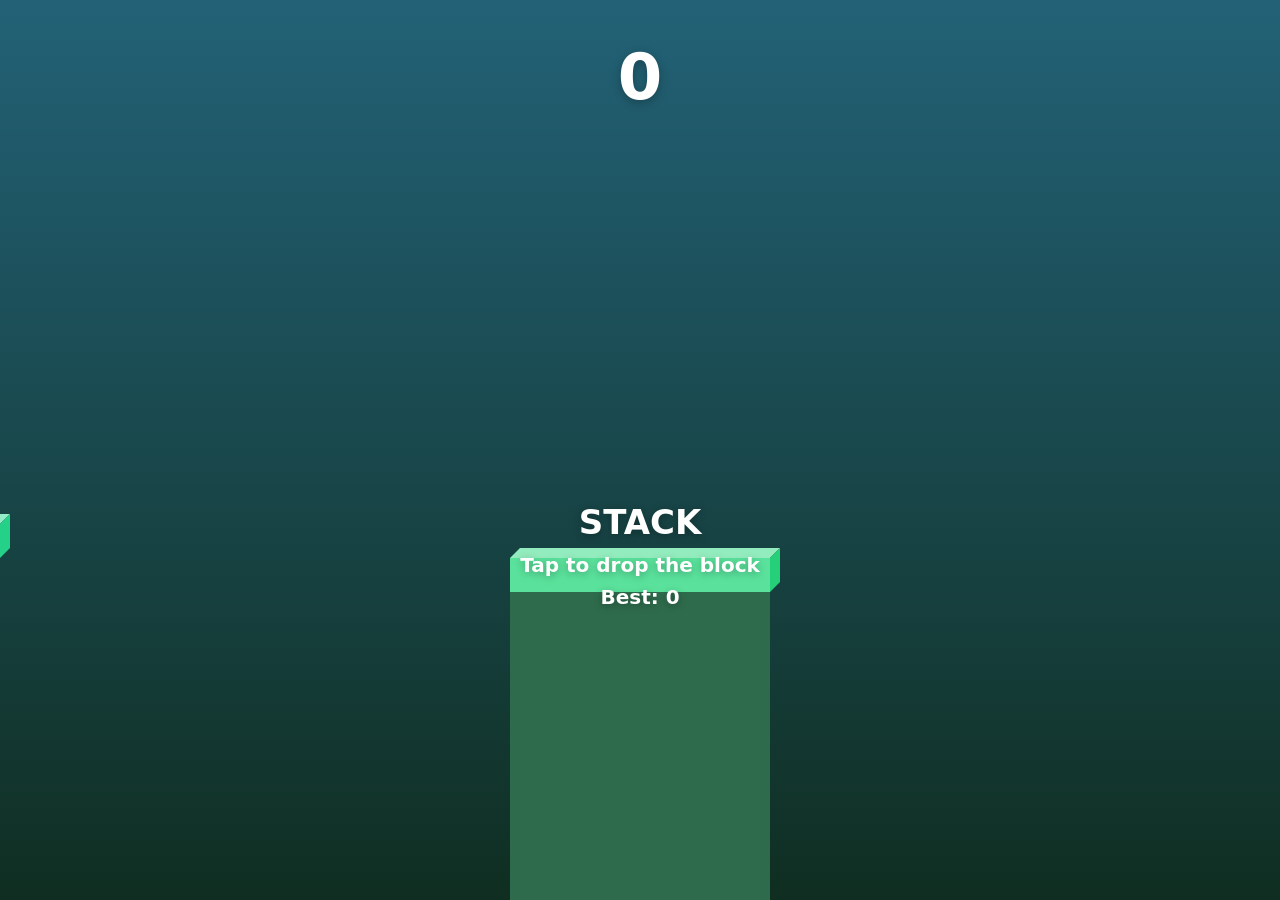
<file: stack/index.html>
<!DOCTYPE html>
<html><head><meta charset="utf-8">
<meta name="viewport" content="width=device-width,initial-scale=1,maximum-scale=1,user-scalable=no,viewport-fit=cover">
<meta name="apple-mobile-web-app-capable" content="yes">
<meta name="apple-mobile-web-app-status-bar-style" content="black-translucent">
<meta name="apple-mobile-web-app-title" content="Stack">
<title>Stack</title>
<style>
html,body{margin:0;height:100%;overflow:hidden;background:#111;touch-action:manipulation;-webkit-user-select:none;user-select:none;-webkit-tap-highlight-color:transparent;font-family:-apple-system,system-ui,sans-serif}
canvas{display:block;width:100vw;height:100vh}
#ui{position:fixed;inset:0;pointer-events:none;color:#fff;text-align:center}
#score{margin-top:calc(env(safe-area-inset-top) + 40px);font-size:64px;font-weight:800;text-shadow:0 3px 10px rgba(0,0,0,.25)}
#combo{font-size:20px;font-weight:700;opacity:0;transition:opacity .3s}
#center{position:fixed;left:0;right:0;top:55%;font-size:20px;font-weight:600;line-height:1.6;text-shadow:0 2px 8px rgba(0,0,0,.3)}
#center b{font-size:34px}
</style></head><body>
<canvas id="c"></canvas>
<div id="ui"><div id="score">0</div><div id="combo"></div><div id="center"></div></div>
<script>
const cv=document.getElementById('c'),ctx=cv.getContext('2d');
const scoreEl=document.getElementById('score'),comboEl=document.getElementById('combo'),center=document.getElementById('center');
let Wd,Ht,dpr;
function resize(){dpr=window.devicePixelRatio||1;Wd=innerWidth;Ht=innerHeight;cv.width=Wd*dpr;cv.height=Ht*dpr;ctx.setTransform(dpr,0,0,dpr,0,0);}
addEventListener('resize',resize);resize();

const BH=34;            // block height
let stack,moving,debris,state,score,best=+(localStorage.stackBest||0),combo,camY,camTarget,hueBase,speed,flashT=0,shake=0;
function hue(i){return (hueBase+i*6)%360;}
function reset(){
  const w=Math.min(Wd*0.62,260);
  stack=[{x:(Wd-w)/2,w,i:0}];
  debris=[];score=0;combo=0;camY=camTarget=0;hueBase=Math.random()*360;speed=2.6;
  spawn();state='ready';
  scoreEl.textContent='0';
  center.innerHTML=`<b>STACK</b><br>Tap to drop the block<br>Best: ${best}`;
}
function spawn(){
  const top=stack[stack.length-1],dir=stack.length%2?1:-1;
  moving={x:dir>0?-top.w:Wd,w:top.w,i:stack.length,dir};
}
function yOf(i){return Ht*0.62-i*BH+camY;}

function tap(){
  if(state==='ready'){state='play';center.innerHTML='';return;}
  if(state==='over'){reset();return;}
  if(state!=='play')return;
  const top=stack[stack.length-1],m=moving;
  const diff=m.x-top.x,ad=Math.abs(diff);
  if(ad<=5){ // perfect
    m.x=top.x;combo++;flashT=1;
    if(combo>=3){m.w=Math.min(m.w+8,Math.min(Wd*0.62,260));m.x=top.x-4;}
    comboEl.textContent=combo>1?`PERFECT x${combo}`:'PERFECT';comboEl.style.opacity=1;
    setTimeout(()=>comboEl.style.opacity=0,600);
    beep(440*Math.pow(2,Math.min(combo,12)/12),0.12);
  }else if(ad>=m.w){ // missed entirely
    debris.push({x:m.x,y:yOf(m.i),w:m.w,vy:0,vx:m.dir*1,i:m.i,r:0});
    moving=null;gameOver();return;
  }else{
    combo=0;
    const cutW=ad,keepW=m.w-ad;
    const cutX=diff>0?m.x+keepW:m.x;
    debris.push({x:cutX,y:yOf(m.i),w:cutW,vy:0,vx:diff>0?1.5:-1.5,i:m.i,r:0});
    m.w=keepW;m.x=diff>0?m.x:top.x;
    beep(220,0.08);shake=4;
  }
  stack.push({x:m.x,w:m.w,i:m.i});
  score++;scoreEl.textContent=score;
  speed=Math.min(7,2.6+score*0.09);
  camTarget=Math.max(0,(stack.length-6)*BH);
  if(navigator.vibrate)navigator.vibrate(10);
  spawn();
}
function gameOver(){
  state='over';
  if(score>best){best=score;localStorage.stackBest=best;}
  beep(110,0.4,'sawtooth');
  setTimeout(()=>{center.innerHTML=`<b>${score}</b><br>Best: ${best}<br>Tap to play again`;},500);
}
addEventListener('touchstart',e=>{e.preventDefault();tap();},{passive:false});
addEventListener('mousedown',tap);
addEventListener('keydown',e=>{if(e.code==='Space')tap();});

let ac;
function beep(f,d,type='sine'){
  try{ac=ac||new (window.AudioContext||window.webkitAudioContext)();
    const o=ac.createOscillator(),g=ac.createGain(),t=ac.currentTime;
    o.type=type;o.frequency.value=f;o.connect(g);g.connect(ac.destination);
    g.gain.setValueAtTime(0.15,t);g.gain.exponentialRampToValueAtTime(0.001,t+d);o.start(t);o.stop(t+d);}catch(e){}
}

function drawBlock(x,y,w,h){
  const top=10;
  ctx.fillStyle=`hsl(${h},70%,62%)`;ctx.fillRect(x,y,w,BH);
  ctx.fillStyle=`hsl(${h},70%,75%)`;
  ctx.beginPath();ctx.moveTo(x,y);ctx.lineTo(x+top,y-top);ctx.lineTo(x+w+top,y-top);ctx.lineTo(x+w,y);ctx.fill();
  ctx.fillStyle=`hsl(${h},70%,48%)`;
  ctx.beginPath();ctx.moveTo(x+w,y);ctx.lineTo(x+w+top,y-top);ctx.lineTo(x+w+top,y+BH-top);ctx.lineTo(x+w,y+BH);ctx.fill();
}
function frame(){
  if(state==='play'&&moving){
    moving.x+=moving.dir*speed;
    const top=stack[stack.length-1];
    if(moving.x>top.x+top.w+40&&moving.dir>0)moving.dir=-1;
    if(moving.x+moving.w<top.x-40&&moving.dir<0)moving.dir=1;
  }
  camY+=(camTarget-camY)*0.1;
  const topHue=hue(stack.length);
  const g=ctx.createLinearGradient(0,0,0,Ht);
  g.addColorStop(0,`hsl(${topHue+40},55%,30%)`);g.addColorStop(1,`hsl(${topHue},50%,12%)`);
  ctx.fillStyle=g;ctx.fillRect(0,0,Wd,Ht);
  ctx.save();
  if(shake>0){ctx.translate((Math.random()-.5)*shake,(Math.random()-.5)*shake);shake*=0.85;if(shake<.3)shake=0;}
  // base pillar
  const b=stack[0];ctx.fillStyle=`hsl(${hue(0)},40%,30%)`;ctx.fillRect(b.x,yOf(0)+BH,b.w,Ht);
  for(const s of stack){const y=yOf(s.i);if(y>-BH&&y<Ht+BH)drawBlock(s.x,y,s.w,hue(s.i));}
  if(flashT>0){const t=stack[stack.length-1];ctx.strokeStyle=`rgba(255,255,255,${flashT})`;ctx.lineWidth=3;
    ctx.strokeRect(t.x-6*(1-flashT),yOf(t.i)-6*(1-flashT),t.w+12*(1-flashT),BH+12*(1-flashT));flashT-=0.04;}
  for(const d of debris){d.vy+=0.6;d.y+=d.vy;d.x+=d.vx;d.r+=d.vx*0.01;
    ctx.save();ctx.translate(d.x+d.w/2,d.y+BH/2);ctx.rotate(d.r);ctx.globalAlpha=0.9;drawBlock(-d.w/2,-BH/2,d.w,hue(d.i));ctx.restore();}
  debris=debris.filter(d=>d.y<Ht+200);
  if(moving&&state!=='over')drawBlock(moving.x,yOf(moving.i),moving.w,hue(moving.i));
  ctx.restore();
  requestAnimationFrame(frame);
}
reset();requestAnimationFrame(frame);
</script></body></html>
</file>
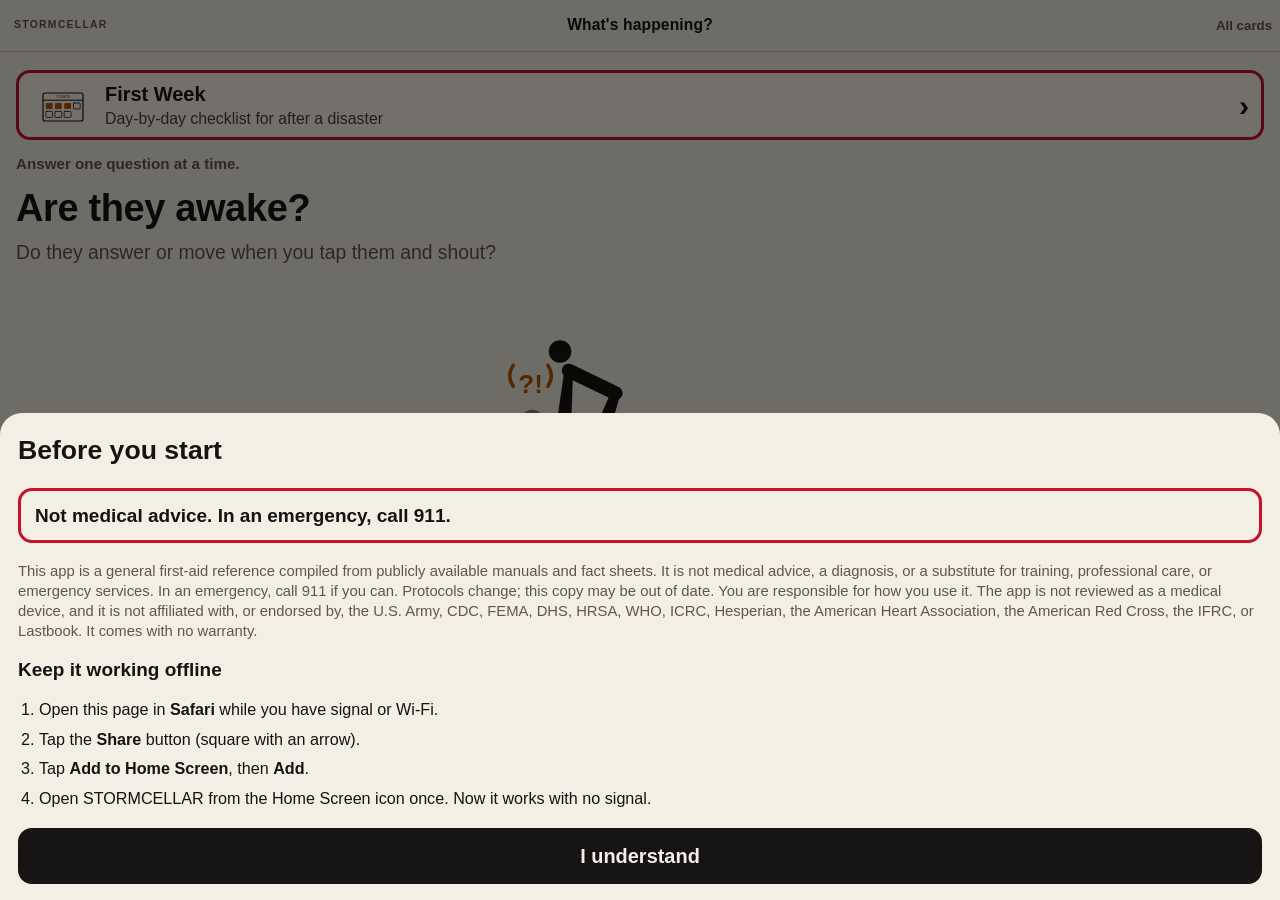
<file: stormcellar/index.html>
<!doctype html>
<html lang="en" data-theme="light">
<head>
  <meta charset="utf-8">
  <meta name="viewport" content="width=device-width, initial-scale=1, viewport-fit=cover">
  <title>STORMCELLAR · First Aid</title>
  <meta name="description" content="Offline first-aid cards for iPhone. One action per screen, big type, works with no signal. Not medical advice; call 911 in an emergency.">
  <meta name="theme-color" content="#f4efe4">
  <meta name="apple-mobile-web-app-capable" content="yes">
  <meta name="mobile-web-app-capable" content="yes">
  <meta name="apple-mobile-web-app-status-bar-style" content="default">
  <meta name="apple-mobile-web-app-title" content="Stormcellar">
  <meta name="format-detection" content="telephone=no">
  <link rel="manifest" href="./manifest.webmanifest">
  <link rel="icon" href="./icons/icon-192.png" type="image/png">
  <link rel="apple-touch-icon" href="./icons/apple-touch-icon.png">
  <script>
    // Apply theme before first paint to avoid a flash.
    try { var s = JSON.parse(localStorage.getItem('sc.v1.settings') || '{}'); var d = s.lowPower || s.theme === 'dark' || ((s.theme || 'auto') === 'auto' && matchMedia('(prefers-color-scheme: dark)').matches);
      document.documentElement.dataset.theme = d ? 'dark' : 'light'; } catch (e) {}
  </script>
  <script type="module" crossorigin src="/stormcellar/assets/index-l_2vdyGF.js"></script>
  <link rel="stylesheet" crossorigin href="/stormcellar/assets/index-CyNIUkwz.css">
</head>
<body>
  <div id="app"></div>
  <noscript>STORMCELLAR needs JavaScript. In an emergency, call 911.</noscript>
</body>
</html>
</file>
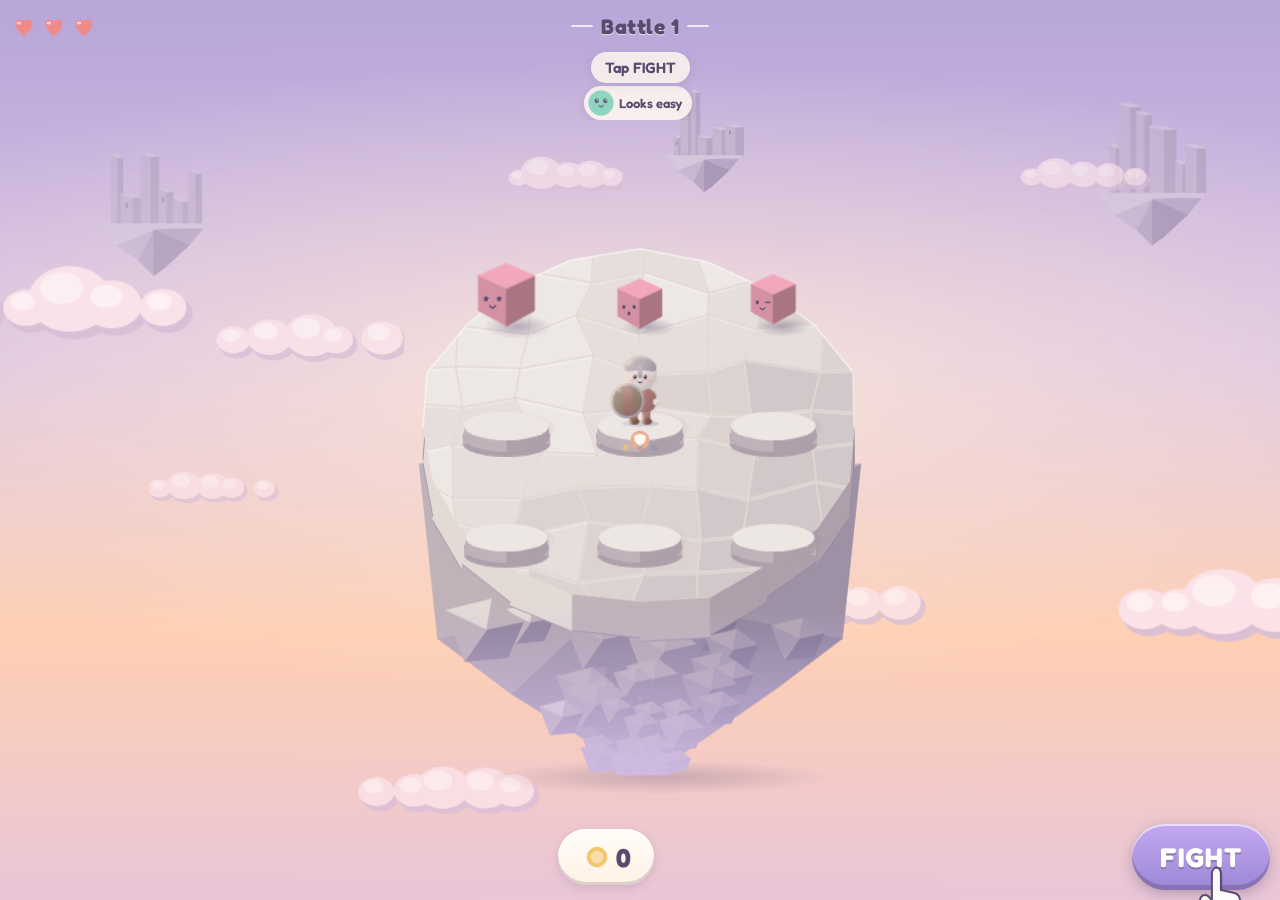
<file: warband/index.html>
<!DOCTYPE html>
<html lang="en">
<head>
<meta charset="utf-8">
<meta name="viewport" content="width=device-width,initial-scale=1,maximum-scale=1,user-scalable=no,viewport-fit=cover">
<meta name="apple-mobile-web-app-capable" content="yes">
<meta name="mobile-web-app-capable" content="yes">
<meta name="apple-mobile-web-app-status-bar-style" content="default">
<meta name="apple-mobile-web-app-title" content="Tiny Warband">
<meta name="theme-color" content="#B8A6D9">
<meta name="format-detection" content="telephone=no">
<title>TINY WARBAND</title>
  <script type="module" crossorigin src="./assets/index-By6fefOs.js"></script>
  <link rel="modulepreload" crossorigin href="./assets/CanvasPool-DAJcztMP.js">
  <link rel="modulepreload" crossorigin href="./assets/canvasUtils-0DZyT9eI.js">
  <link rel="modulepreload" crossorigin href="./assets/RenderTargetSystem-DpfpIyBf.js">
  <link rel="modulepreload" crossorigin href="./assets/getTextureBatchBindGroup-Bu879Qhi.js">
  <link rel="modulepreload" crossorigin href="./assets/getTexelRangeRects-CppKMQ2X.js">
  <link rel="stylesheet" crossorigin href="./assets/index-FH1_VgFR.css">
</head>
<body>
<div id="game"></div>
<div id="hud">
  <div id="top"><div id="hearts"></div><div id="bnum">Battle 1</div><div id="best"></div></div>
  <div id="goal"></div>
</div>
<div id="intel"><div id="danger"><img alt=""><span>Next</span></div><div id="traits"></div></div>
<div id="memorial"></div>
<div id="bag"></div>
<div id="vignette"></div>
<div id="ultname"></div>
<div id="skytint"></div>
<div id="bossname"></div>
<button id="speed" class="pill">1×</button>
<button id="pausebtn" class="pill icon" aria-label="Pause"></button>
<div id="bcoins" class="pill"></div>
<div id="shop"></div>
<div id="bar">
  <button id="reroll" class="pill"><img alt=""><b>1</b></button>
  <div id="coins" class="pill"><img alt=""><b>10</b><span class="sell"></span></div>
  <button id="fight">FIGHT</button>
</div>
<div id="tray"></div>
<div id="fx"></div>
<div id="finger"></div>
<div id="info"></div>
<div id="overlay"></div>
<div id="toast"></div>
<div id="pause"><div><b>Paused</b><small>Tap to keep going</small></div></div>
<div id="boot">TINY WARBAND</div>
</body>
</html>
</file>
<file: horde/assets/index-CIxuURGZ.css>
:root{--st:env(safe-area-inset-top,0px);--sb:env(safe-area-inset-bottom,0px);--sl:env(safe-area-inset-left,0px);--sr:env(safe-area-inset-right,0px)}*{box-sizing:border-box;-webkit-user-select:none;user-select:none;-webkit-touch-callout:none;-webkit-tap-highlight-color:transparent}html,body{color:#fff;overscroll-behavior:none;touch-action:none;background:#1b1530;width:100%;height:100%;margin:0;font-family:-apple-system,BlinkMacSystemFont,SF Pro Rounded,Segoe UI,system-ui,sans-serif;position:fixed;inset:0;overflow:hidden}#game{touch-action:none;position:fixed;inset:0}#game canvas{touch-action:none;display:block}#hud{padding:calc(var(--st) + 6px) calc(var(--sr) + 12px) 0 calc(var(--sl) + 12px);pointer-events:none;font-variant-numeric:tabular-nums;text-shadow:0 1px 2px #000a;position:fixed;top:0;left:0;right:0}#hud .row{align-items:center;gap:10px;margin-bottom:6px;display:flex}#hud .top{justify-content:space-between;font-size:17px;font-weight:800}#hTimer{text-align:center;background:#0006;border-radius:12px;min-width:56px;padding:2px 10px;font-size:20px}#hTimer.low{background:#d9304a;animation:.5s infinite alternate pulse}#hHearts{color:#ff5a7a;letter-spacing:2px;font-size:19px}#hHearts .lost{color:#fff3}.bar{background:#0008;border:1px solid #fff2;border-radius:7px;flex:1;height:12px;position:relative;overflow:hidden}.bar i{border-radius:7px;width:0;height:100%;transition:width .12s;display:block}.hp i{background:linear-gradient(90deg,#ff4d5e,#ffb04d)}.sb i{background:linear-gradient(90deg,#3ee6ff,#8af7ff)}#hud .hero,#hud .souls{font-size:14px;font-weight:700}#hHeroName{min-width:96px}#hHeroName b{color:#ffd76a}#hShield{color:#bfe9ff;justify-content:center;align-items:center;font-size:10px;font-weight:900;display:flex;position:absolute;inset:0}#hud .souls .lbl{color:#8af7ff;min-width:96px}#hSoulsTxt,#hPot{text-align:right;min-width:44px;font-size:13px}#goal{text-align:center;color:#fff;background:#0007;border-radius:14px;margin-top:2px;margin-left:auto;margin-right:auto;padding:6px 12px;font-size:17px;font-weight:800;transition:transform .2s;display:table}#goal.pop{animation:.4s goalpop}#combo{right:calc(var(--sr) + 12px);top:calc(var(--st) + 150px);text-align:center;pointer-events:none;opacity:0;transition:opacity .15s,transform .15s;position:fixed;transform:scale(.6)}#combo.on{opacity:1;transform:scale(1)}#comboTxt{color:#ffe04d;text-shadow:0 0 12px #ff9b2f,0 2px #000;font-size:30px;font-weight:900}#combo .cbar{background:#0008;border-radius:3px;width:64px;height:6px;margin:2px auto 0;overflow:hidden}#comboBar{background:#ffe04d;width:100%;height:100%;display:block}#combo.pop #comboTxt{animation:.3s combopop}#fx{pointer-events:none;position:fixed;inset:0;overflow:hidden}.pay{text-align:center;white-space:nowrap;font-variant-numeric:tabular-nums;text-shadow:0 3px #000,0 0 14px #000;will-change:transform,opacity;font-weight:900;position:absolute;transform:translate(-50%,-50%)}.pay .n{font-size:44px;line-height:1}.pay .s{opacity:.95;margin-top:2px;font-size:15px}.pay.hit .n{color:#fff}.pay.miss .n{color:#c9b8ff;font-size:30px}.pay.t1 .n{color:#ffe04d}.pay.t2 .n{color:#ff9b2f}.pay.t3 .n{color:#ff4d5e;text-shadow:0 0 18px #ff9b2f,0 0 30px #ff4d5e,0 3px #000}.float{text-shadow:0 2px #000,0 0 10px #000;white-space:nowrap;font-size:26px;font-weight:900;position:absolute;transform:translate(-50%,-50%)}.float.snapped{color:#ff5a7a;font-size:34px}.float.shield{color:#bfe9ff}.float.lvl{color:#ffd76a;font-size:20px}.float.pot{color:#7dff9b;font-size:18px}.float.miss{color:#b9b0cc;text-shadow:0 1px 2px #000;font-size:16px;font-weight:800}#banner{text-align:center;pointer-events:none;opacity:0;transition:opacity .2s,transform .2s;position:fixed;top:27%;left:0;right:0;transform:scale(.8)}#banner.on{opacity:1;transform:scale(1)}#banner .b1{color:#ffe04d;text-shadow:0 4px #000,0 0 20px #ff9b2f;font-size:40px;font-weight:900}#banner .b2{text-shadow:0 2px #000;margin-top:6px;font-size:18px;font-weight:800}#bottom{left:calc(var(--sl) + 12px);right:calc(var(--sr) + 12px);bottom:calc(var(--sb) + 8px);pointer-events:none;color:#c8ff7a;text-shadow:0 1px 2px #000;font-variant-numeric:tabular-nums;justify-content:space-between;align-items:center;font-size:14px;font-weight:800;display:flex;position:fixed}#mutIcons span{color:#fff;background:#0008;border-radius:9px;margin-left:6px;padding:3px 7px;font-size:13px;display:inline-block}#cards{padding:0 calc(var(--sr) + 10px) calc(var(--sb) + 26px) calc(var(--sl) + 10px);background:linear-gradient(#0b08144d 0%,#0b081466 56%,#0b0814eb 64%);flex-direction:column;justify-content:flex-end;display:none;position:fixed;inset:0}#cards.on{display:flex}#cards h3{text-align:center;color:#ffe04d;text-shadow:0 2px #000;margin:0 0 8px;font-size:20px;font-weight:900}#cards .strip{gap:8px;max-height:34vh;display:flex}.card{text-align:center;opacity:0;cursor:pointer;background:#2a2142;border:2px solid #5b4a8a;border-radius:16px;flex-direction:column;flex:1;align-items:center;gap:3px;min-width:0;min-height:132px;padding:10px 8px;animation:.22s forwards cardin;display:flex;position:relative;transform:translateY(30px)}.card .ic{font-size:30px;line-height:1.1}.card .nm{font-size:15px;font-weight:900;line-height:1.15}.card .ds{opacity:.9;font-size:12.5px;line-height:1.25}.card .lv{color:#ffd76a;font-size:11px;font-weight:900;position:absolute;top:6px;right:8px}.card.sel{background:#3a2c5c;border-color:#ffe04d;transform:translateY(-6px);box-shadow:0 0 18px #ffe04d66}.card .go{color:#1b1530;background:#ffe04d;border-radius:9px;margin-top:auto;padding:3px 8px;font-size:13px;font-weight:900;display:none}.card.sel .go{display:block}#end{padding:calc(var(--st) + 20px) 24px calc(var(--sb) + 24px);text-align:center;background:#0b0814d9;flex-direction:column;justify-content:center;align-items:center;gap:10px;display:none;position:fixed;inset:0}#end.on{display:flex}#end .lead{letter-spacing:3px;color:#c8ff7a;font-size:16px;font-weight:900}#end .bigsnap{color:#ffe04d;text-shadow:0 5px #000,0 0 26px #ff9b2f;font-variant-numeric:tabular-nums;font-size:72px;font-weight:900;line-height:1}#end .nb{color:#fff;font-size:16px;font-weight:800}#end .sub{margin-top:10px;font-size:20px;font-weight:800}#end .mini{opacity:.9;gap:10px;font-size:15px;font-weight:700;display:flex}#end .mini span{background:#2a2142;border-radius:12px;padding:6px 12px}#end .unl{color:#7dff9b;margin-top:8px;font-size:18px;font-weight:900}#end .next{color:#8af7ff;max-width:320px;margin-top:10px;font-size:16px;font-weight:800}#end .nbar{background:#0008;border:1px solid #8af7ff55;border-radius:8px;width:100%;max-width:300px;height:14px;overflow:hidden}#end .nbar i{background:linear-gradient(90deg,#3ee6ff,#8af7ff);height:100%;display:block}#end .nsub{opacity:.8;font-size:13px}#again{font:inherit;color:#1b1530;background:#c8ff7a;border:0;border-radius:22px;min-width:240px;margin-top:14px;padding:20px 48px;font-size:26px;font-weight:900;animation:.7s infinite alternate pulse;box-shadow:0 6px #6fa52a}#again:active{transform:translateY(4px);box-shadow:0 2px #6fa52a}#pause{text-align:center;background:#000a;justify-content:center;align-items:center;font-size:34px;font-weight:900;display:none;position:fixed;inset:0}#pause small{font-size:18px;font-weight:700}#pause.on{display:flex}#fps{left:calc(var(--sl) + 6px);bottom:calc(var(--sb) + 30px);color:#0f0;pointer-events:none;white-space:pre;text-shadow:0 1px #000;font:12px monospace;position:fixed}@keyframes pulse{0%{transform:scale(1)}to{transform:scale(1.06)}}@keyframes goalpop{0%{transform:scale(1)}40%{transform:scale(1.15)}to{transform:scale(1)}}@keyframes combopop{0%{transform:scale(1.8)}to{transform:scale(1)}}@keyframes cardin{to{opacity:1;transform:none}}#logo{text-align:center;pointer-events:none;letter-spacing:4px;color:#c8ff7a;text-shadow:0 4px #1a0f22,0 0 24px #6fa52a;opacity:.9;font-size:44px;font-weight:900;transition:opacity .35s,transform .35s;position:fixed;top:66%;left:0;right:0}#logo.off{opacity:0;transform:scale(1.4)}body.ending #goal,body.ending #combo,body.ending #banner{visibility:hidden}
</file>
<file: inkhorde/assets/index-DDdEDFVn.css>
@font-face{font-family:Alfa Slab One;src:url(./AlfaSlabOne-C_LSyKrx.ttf)format("truetype");font-display:block}@font-face{font-family:Oswald;src:url(./Oswald-Btv4ouYq.ttf)format("truetype");font-weight:200 700;font-display:block}:root{--navy:#26406a;--brick:#a5452e;--olive:#6b7238;--ink:#2a2622;--paper:#c69c64;--sat:env(safe-area-inset-top,0px);--sab:env(safe-area-inset-bottom,0px)}html,body{overscroll-behavior:none;background:var(--paper) var(--kraft,none);-webkit-tap-highlight-color:transparent;-webkit-user-select:none;user-select:none;touch-action:manipulation;background-size:512px;width:100%;height:100%;margin:0;padding:0;position:fixed;inset:0;overflow:hidden}body{color:var(--ink);font-family:Oswald,Arial Narrow,sans-serif}#app{flex-direction:column;width:100%;height:100%;display:flex;position:fixed;top:0;left:0}.stampfont{-webkit-mask-image:var(--grain);-webkit-mask-image:var(--grain);mask-image:var(--grain);font-family:Alfa Slab One,Rockwell,Georgia,serif;-webkit-mask-size:256px;mask-size:256px}#hud{padding:calc(3px + var(--sat)) 8px 2px 12px;pointer-events:none;flex:none;position:relative}#hudrow{white-space:nowrap;align-items:center;gap:10px;height:34px;display:flex}#waveline,#bestline{letter-spacing:1.2px;color:var(--ink);opacity:.85;text-transform:uppercase;text-overflow:ellipsis;font-size:12.5px;font-weight:700;overflow:hidden}#waveline{text-align:center;flex:1;min-width:0}#score{min-width:44px;color:var(--navy);letter-spacing:2px;text-shadow:1.5px 1px #141f338c;font-size:27px;line-height:1;transform:rotate(-.6deg)}#score.bump{animation:.25s ease-out bump}@keyframes bump{0%{transform:scale(1.12)rotate(-1deg)}to{transform:scale(1)rotate(-.6deg)}}#goal{letter-spacing:1.4px;color:var(--ink);opacity:.82;text-transform:uppercase;white-space:nowrap;justify-content:center;gap:10px;font-size:13px;font-weight:700;display:flex}#bestline.new{color:var(--brick);opacity:1}#pauseBtn{pointer-events:auto;border:2.5px solid var(--ink);opacity:.7;background:0 0;border-radius:6px;flex:none;width:34px;height:34px;padding:0;position:relative}#pauseBtn:before,#pauseBtn:after{content:"";background:var(--ink);width:4px;height:13px;position:absolute;top:8px}#pauseBtn:before{left:9px}#pauseBtn:after{right:9px}#field{flex:1;min-height:0;position:relative}#field canvas{width:100%;height:100%;display:block;position:absolute;inset:0}#tell{text-align:center;color:var(--ink);opacity:0;pointer-events:none;z-index:2;font-size:34px;line-height:1.05;position:absolute;top:4%;left:0;right:0}#tell small{letter-spacing:2px;margin-top:4px;font-family:Oswald,sans-serif;font-size:14px;font-weight:700;display:block}#tell.on{animation:3.2s ease-out forwards tell}@keyframes tell{0%{opacity:0;transform:scale(1.4)rotate(-3deg)}8%{opacity:.55;transform:scale(1)rotate(-1.5deg)}70%{opacity:.45}to{opacity:0;transform:scale(1)rotate(-1.5deg)}}#hint{text-align:center;color:#0000;-webkit-text-stroke:2px var(--navy);opacity:0;pointer-events:none;letter-spacing:4px;font-size:46px;position:absolute;top:55%;left:0;right:0}#hint.on{animation:2.4s ease-in-out forwards hint}@keyframes hint{0%,to{opacity:0}30%,70%{opacity:.5}}#toast{letter-spacing:2px;border:2.5px solid var(--brick);color:var(--brick);opacity:0;pointer-events:none;white-space:nowrap;background:#c69c6499;padding:4px 10px;font-size:16px;font-weight:700;position:absolute;bottom:10px;left:50%;transform:translate(-50%)rotate(-2deg)}#toast.on{animation:1.4s ease-out forwards toast}#toast s{opacity:.7}@keyframes toast{0%{opacity:0;transform:translate(-50%)scale(1.5)rotate(-2deg)}10%{opacity:1;transform:translate(-50%)scale(1)rotate(-2deg)}75%{opacity:1}to{opacity:0}}#dock{z-index:5;pointer-events:none;flex-direction:column;display:flex;position:absolute;bottom:0;left:0;right:0}#dock[hidden]{display:none}#pad{pointer-events:auto;padding:5px 14px calc(8px + var(--sab));background:linear-gradient(#c69c6400,#c69c649e 26%,#c69c64b3);flex:none;position:relative}#dock.kbon #pad{background:#c69c6499;padding-bottom:5px}#dock.ink #word{pointer-events:none;caret-color:#0000}#dock.ink #box{cursor:text}#dock.ink #box:after{content:"";background:var(--ink);width:3px;height:30px;margin-left:2px;animation:1s steps(2,end) infinite blink}#dock.ink.kbon #box:after{display:block}#dock.ink.kbon.empty #box:after{display:none}#dock.ink:not(.kbon) #box:after{content:"⌨";opacity:.55;background:0 0;width:auto;height:auto;font-size:22px;animation:none}@keyframes blink{50%{opacity:0}}#kb{pointer-events:auto;padding:3px 3px calc(5px + var(--sab));touch-action:none;-webkit-touch-callout:none;isolation:isolate;position:relative}#kb:before{content:"";z-index:-1;background:var(--paper) var(--kraft,none);opacity:.38;background-size:512px;position:absolute;inset:0}#kb.off{display:none}#kbtop{align-items:center;gap:6px;height:36px;padding:0 2px;display:flex}#sugg{flex:1;gap:6px;min-width:0;display:flex;overflow:hidden}.sg{box-sizing:border-box;letter-spacing:1px;text-transform:uppercase;height:30px;color:var(--ink);white-space:nowrap;background:#f6ead0c7;border:2px solid #2a2622c7;border-radius:3px;flex:none;padding:0 11px;font:700 14.5px Oswald,sans-serif}.sg.mod{color:var(--navy);border-style:dashed;border-color:#26406ad9}.sg.down{background:var(--navy);color:#f6ead0}#kbtab{background:#2a26228c;border-radius:4px;flex:none;justify-content:center;align-items:center;width:44px;height:32px;display:flex}#kbtab i{border:3px solid #f6ead0;border-width:0 3px 3px 0;width:12px;height:12px;transform:translateY(-3px)rotate(45deg)}.krow{gap:5px;margin-top:7px;display:flex}.krow:nth-child(3){padding:0 5%}.k{--kb:#2a2622c2;color:#f6ead0;letter-spacing:.5px;flex:1;justify-content:center;align-items:center;height:48px;font:700 21px Oswald,sans-serif;display:flex;position:relative}.k:before{content:"";background:var(--kb);-webkit-mask-image:var(--grain);-webkit-mask-image:var(--grain);mask-image:var(--grain);pointer-events:none;border-radius:5px;position:absolute;inset:0;-webkit-mask-size:256px;mask-size:256px}.k b{font-weight:inherit;pointer-events:none;position:relative}.krow:nth-child(odd) .k:nth-child(3n){transform:rotate(-1.2deg)}.krow:nth-child(2n) .k:nth-child(3n+1){transform:rotate(1deg)}.k-back{--kb:#2a2622a8;flex:1.6;font-size:22px}.k-sym{flex:1;font-size:24px}.k-space{letter-spacing:2px;--kb:#2a2622a8;flex:4.6;font-size:15px}.k-go{--kb:#26406adb;letter-spacing:2px;flex:2.8;font:400 22px Alfa Slab One,Georgia,serif;transform:rotate(-1.5deg)}.k-go:before{box-shadow:inset 0 0 0 2.5px #f6ead08c}.k.down{--kb:#26406af2;transform:translateY(1px)scale(.95)}.k-go.down{--kb:#a5452e}#kb .k.down[data-p]:after{content:attr(data-p);width:48px;height:56px;color:var(--navy);border:3px solid var(--ink);pointer-events:none;z-index:3;background:#f6ead0;border-radius:6px;justify-content:center;align-items:center;margin-left:-24px;font:400 30px Alfa Slab One,Georgia,serif;display:flex;position:absolute;bottom:calc(100% + 4px);left:50%}#inkbar{border:2px solid var(--ink);opacity:.85;height:8px;margin:0 2px 5px;position:relative}#inkbar i{background:var(--navy);transform-origin:0;width:100%;position:absolute;top:0;bottom:0;left:0}#inkbar b{background:repeating-linear-gradient(90deg, transparent 0 calc(var(--seg,31%) - 2px), var(--paper) calc(var(--seg,31%) - 2px) var(--seg,31%));position:absolute;inset:0}#inkbar.low i{background:var(--brick);animation:.6s infinite alternate low}@keyframes low{to{opacity:.45}}#box{border:3.5px solid var(--ink);height:54px;-webkit-mask-image:var(--grain);-webkit-mask-image:var(--grain);mask-image:var(--grain);align-items:center;padding:0 12px;display:flex;position:relative;-webkit-mask-size:256px;mask-size:256px}#box.shake{animation:.3s shake}@keyframes shake{20%{transform:translate(-6px)}40%{transform:translate(5px)}60%{transform:translate(-3px)}80%{transform:translate(2px)}}#box.press{animation:.18s ease-out press}@keyframes press{0%{transform:scale(.97)}to{transform:scale(1)}}#word{letter-spacing:3px;text-transform:uppercase;width:100%;color:var(--ink);caret-color:var(--ink);-webkit-user-select:text;user-select:text;background:0 0;border:0;outline:0;flex:1;padding:0;font:700 28px/1 Oswald,Arial Narrow,sans-serif}#word::placeholder{color:#2a262261;letter-spacing:1.5px;text-transform:none;font-size:22px;font-weight:400}#boot{opacity:0;pointer-events:none;background:50%/contain no-repeat;width:150px;height:150px;margin-left:-75px;position:absolute;top:-40px;left:50%}#boot.on{animation:.7s cubic-bezier(.2,1.4,.4,1) forwards boot}@keyframes boot{0%{opacity:0;transform:scale(2.2)rotate(-10deg)}30%{opacity:.9;transform:scale(1)rotate(-6deg)}to{opacity:.85;transform:scale(1)rotate(-6deg)}}.sheet{z-index:10;text-align:center;padding:calc(20px + var(--sat)) 24px calc(24px + var(--sab));background:var(--paper) var(--kraft,none);background-size:512px;flex-direction:column;justify-content:center;align-items:center;gap:10px;display:flex;position:fixed;inset:0}.sheet[hidden]{display:none}.sheet.scroll{-webkit-overflow-scrolling:touch;justify-content:flex-start;overflow-y:auto}.sheet h1{color:var(--navy);text-shadow:2px 1.5px #141f3380;letter-spacing:1px;margin:0;font-size:54px;transform:rotate(-2deg)}.sheet h2{color:var(--navy);margin:0;font-size:34px}.sub{letter-spacing:.5px;margin:0;font-size:19px;font-weight:600}.best{letter-spacing:2px;color:var(--brick);margin:0;font-size:18px;font-weight:700}.fine{opacity:.65;margin:14px 0 0;font-size:12px}.fine a{color:inherit}.btn{letter-spacing:2px;color:var(--ink);border:3.5px solid var(--ink);background:0 0;border-radius:3px;min-width:210px;padding:12px 26px;font:700 18px Oswald,sans-serif}.btn.stampfont{color:var(--navy);border-color:var(--navy);padding:14px 28px;font-family:Alfa Slab One,serif;font-size:26px;transform:rotate(-1deg)}.btn.small{border-width:2.5px;padding:9px 18px;font-size:15px}.btn.tiny{border-width:2px;min-width:0;padding:6px 12px;font-size:13px}.btn:active{transform:scale(.96)}.btn:disabled{opacity:.4}#titleStamp{width:132px;height:132px}#recapCause{max-width:330px;margin:0;font-size:20px;font-weight:700}#recapScore{color:var(--navy);font-size:64px;line-height:1}#recapWave{letter-spacing:1px;margin:0;font-size:16px;font-weight:600}#recapNext{opacity:.85;max-width:330px;margin:2px 0 6px;font-size:15px;font-weight:600}#recapFinds{flex-wrap:wrap;justify-content:center;gap:6px;max-width:360px;max-height:32vh;display:flex;overflow-y:auto}.find{letter-spacing:.5px;word-break:break-word;flex-direction:column;align-items:center;width:64px;font-size:10px;font-weight:700;line-height:1.1;display:flex;position:relative}.find canvas{width:52px;height:52px}.find i{color:var(--paper);background:var(--brick);padding:1px 3px;font-size:9px;font-style:normal;position:absolute;top:0;right:2px;transform:rotate(8deg)}.find i.sig{background:var(--navy)}.find i.combo{background:var(--olive)}#logHead{justify-content:space-between;align-items:center;width:100%;max-width:420px;display:flex}#logCounts{letter-spacing:.8px;margin:0;font-size:15px;font-weight:700}#logClues{text-align:left;width:100%;max-width:420px;font-size:14px}#logClues p{border:2px dashed #2a262273;margin:4px 0;padding:4px 8px}#logGrid{grid-template-columns:repeat(auto-fill,minmax(96px,1fr));gap:8px;width:100%;max-width:420px;padding-bottom:30px;display:grid}.card{letter-spacing:.6px;text-align:center;border:2px solid #2a26228c;flex-direction:column;align-items:center;padding:4px;font-size:12px;font-weight:700;display:flex;position:relative}.card canvas{width:64px;height:64px}.card small{opacity:.8;font-size:10px;font-weight:400;line-height:1.15}.card em{letter-spacing:1px;color:var(--paper);background:var(--navy);margin-top:2px;padding:1px 4px;font-size:9px;font-style:normal}.card em.combo{background:var(--olive)}.card em.typo{background:var(--brick)}.card em.mystery{background:var(--ink)}#field{touch-action:none}#zoom{pointer-events:auto;flex:none;display:flex}#zoom[hidden]{display:none}#zoom button{border:2.5px solid var(--ink);width:34px;height:34px;color:var(--ink);opacity:.75;touch-action:manipulation;-webkit-user-select:none;user-select:none;background:#f6ead08c;border-radius:50%;padding:0;font:700 19px/1 Oswald,sans-serif}#zoom button.on{background:var(--navy);color:#f6ead0;border-color:var(--navy);opacity:.85}#clue{letter-spacing:.3px;max-height:28px;color:var(--brick);-webkit-line-clamp:2;text-align:center;-webkit-box-orient:vertical;margin:1px 0 0;font-size:11.5px;font-weight:700;line-height:14px;display:-webkit-box;overflow:hidden}#clue b{color:var(--ink);letter-spacing:1.4px;margin-right:4px}#clue i{color:var(--navy);letter-spacing:.8px;white-space:nowrap;margin:0 4px;font-size:11px;font-style:normal}#clue .ex{display:inline}#clever{text-align:center;pointer-events:none;opacity:0;z-index:4;position:absolute;top:22%;left:0;right:0}#clever b{color:#b98a2e;text-shadow:2px 2px #4e371180;background:#f6ead080;border:5px solid #b98a2e;padding:0 14px;font-size:54px;font-weight:400;display:inline-block;transform:rotate(-6deg)}#clever small{letter-spacing:1.5px;color:var(--ink);margin-top:6px;font-family:Oswald,sans-serif;font-size:15px;font-weight:700;display:block}#clever.on{animation:1.25s ease-out forwards clever}@keyframes clever{0%{opacity:0;transform:scale(2.2)}12%{opacity:1;transform:scale(.94)}20%{transform:scale(1)}75%{opacity:1}to{opacity:0;transform:scale(1)}}.row{flex-wrap:wrap;justify-content:center;gap:8px;display:flex}.row .btn.small{min-width:0}.btn.daily{border-color:var(--brick);color:var(--brick)}.btn.daily small{letter-spacing:1px;font-size:12px;display:block}.sheet .head{justify-content:space-between;align-items:center;width:100%;max-width:420px;display:flex}.sheet .note{opacity:.85;max-width:420px;margin:0;font-size:14px;font-weight:600}.sheet h3{letter-spacing:2px;margin:8px 0 0;font-size:15px}#codexList{text-align:left;flex-direction:column;gap:8px;width:100%;max-width:420px;padding-bottom:30px;display:flex}.foe{border:2.5px solid #2a262299;padding:6px 10px}.foe.unmet{opacity:.55;border-style:dashed}.foe h4{letter-spacing:1.5px;justify-content:space-between;margin:0;font-size:16px;display:flex}.foe h4 span{color:#b98a2e;letter-spacing:2px}.foe p{color:var(--brick);margin:2px 0;font-size:13px;font-weight:600}.foe .words{flex-wrap:wrap;gap:4px;margin-top:3px;display:flex}.foe .words em{letter-spacing:.8px;border:2px solid var(--navy);color:var(--navy);padding:1px 6px;font-size:11px;font-style:normal;font-weight:700}.opts{flex-wrap:wrap;justify-content:center;gap:8px;max-width:420px;display:flex}.opt{letter-spacing:1px;width:120px;color:var(--ink);background:0 0;border:2.5px solid #2a262299;padding:6px;font:700 12px Oswald,sans-serif}.opt.on{border-color:var(--navy);background:#26406a1f}.opt:disabled{opacity:.5}.opt i{justify-content:center;gap:3px;margin-bottom:4px;display:flex}.opt i u{border-radius:50%;width:18px;height:18px;display:block}.opt small{font-size:10px;font-weight:400;display:block}#recapClever{justify-content:center;gap:10px;display:flex}#recapClever .cw{letter-spacing:.6px;border:2.5px solid #b98a2e;flex-direction:column;align-items:center;width:92px;padding:4px;font-size:11px;font-weight:700;display:flex;position:relative}#recapClever .cw canvas{width:56px;height:56px}#recapClever .cw small{color:var(--brick);font-size:10px;font-weight:600}#recapClever h5{width:100%;margin:0}#recapUnlock{font-size:14px}#box.fr-double{outline:2px solid var(--ink);outline-offset:3px}#box.fr-dashed{border-style:dashed}#box.fr-stars:after{content:"★ ★";color:#b98a2e;letter-spacing:4px;font-size:13px;position:absolute;top:-11px;right:8px}#box.fr-scallop{border-style:double;border-width:6px;border-radius:14px}#clue:empty{display:none}
</file>
<file: nom/assets/index-mh-UfBgB.css>
@font-face{font-family:Fredoka;font-weight:600;src:url(./fredoka-latin-600-normal-C4zohCW5.woff2)format("woff2");font-display:swap}@font-face{font-family:Fredoka;font-weight:700;src:url(./fredoka-latin-700-normal-BOIZVyIN.woff2)format("woff2");font-display:swap}:root{--ink:#1a1124;--air:#ffb347;--y:#ffd23f;--pink:#ff4f9a;--purple:#7a3cff;--lime:#8ee34a}*{box-sizing:border-box;-webkit-tap-highlight-color:transparent;-webkit-user-select:none;user-select:none}html,body{height:100%;color:var(--ink);touch-action:none;overscroll-behavior:none;background:#ffd88a;margin:0;font-family:Fredoka,system-ui,sans-serif;overflow:hidden}#game,#game canvas{display:block;position:fixed;inset:0}#boot{background:#ffd88a;place-items:center;font-size:64px;font-weight:700;display:grid;position:fixed;inset:0}.ink{-webkit-text-stroke:0}#hud{pointer-events:none;display:none;position:fixed;inset:0}#hud.on{display:block}#top{top:calc(env(safe-area-inset-top) + 8px);align-items:stretch;gap:6px;display:flex;position:absolute;left:8px;right:8px}.tile{border:3px solid var(--ink);box-shadow:0 3px 0 var(--ink);text-align:center;background:#fff;border-radius:14px;min-width:54px;padding:3px 8px 4px}.tile small{letter-spacing:.5px;opacity:.7;font-size:10px;font-weight:700;display:block}.tile b{white-space:nowrap;font-size:15px;font-weight:700}.tile.size{background:var(--lime);flex:1.5}.tile.size b{font-size:22px}.tile.coins{background:var(--y)}.tile.combo{background:#fff}.tile.combo.hot{background:var(--pink);color:#fff}.tile.best{background:#c9a8ff}#pausebtn{pointer-events:auto;cursor:pointer;width:44px;min-width:44px;color:var(--ink);background:#fff;padding:0;font-family:inherit;font-size:18px;font-weight:700}#row2{top:calc(env(safe-area-inset-top) + 66px);flex-wrap:wrap;gap:6px;display:flex;position:absolute;left:8px;right:8px}.chip{border:3px solid var(--ink);box-shadow:0 2px 0 var(--ink);background:#fff;border-radius:999px;padding:2px 10px;font-size:13px;font-weight:700}#h-learn{color:#fff;background:#2a1a3a;align-items:center;gap:6px;display:flex}#h-learn.full{background:#ff2a4a;animation:.6s infinite throb}#h-learn .bar{background:#000;border-radius:6px;width:46px;height:8px;overflow:hidden}#h-learn-bar{background:var(--y);height:100%}#goal{left:50%;bottom:calc(env(safe-area-inset-bottom) + 12px);border:3px solid var(--ink);width:min(78vw,360px);box-shadow:0 3px 0 var(--ink);text-align:center;background:#fff;border-radius:14px;padding:5px 10px 7px;font-size:13px;font-weight:600;position:absolute;transform:translate(-50%)}#goal .track{border:2px solid var(--ink);background:#eee;border-radius:8px;height:9px;margin-top:4px;overflow:hidden}#goal-bar{background:linear-gradient(90deg, var(--lime), var(--y));height:100%}#radar{left:10px;bottom:calc(env(safe-area-inset-bottom) + 70px);border:3px solid var(--ink);background:#1a1124bf;border-radius:50%;place-items:center;width:66px;height:66px;display:grid;position:absolute}#radar:before{content:"";background:var(--lime);border:2px solid #fff;border-radius:50%;width:10px;height:10px;position:absolute}#radar .d{border:2px solid #fff;border-radius:50%;width:12px;height:12px;transition:transform .1s linear;position:absolute}#r-threat{background:#ff2a4a}#r-gold{background:var(--y)}#radar.ping{animation:.8s 2 ping}#radar small{color:var(--ink);background:#fff;border-radius:6px;padding:0 4px;font-size:10px;font-weight:700;position:absolute;bottom:-16px}@keyframes ping{50%{box-shadow:0 0 0 10px #ffd23fb3}}@keyframes throb{50%{transform:scale(1.06)}}#flash{opacity:0;pointer-events:none;background:#fff;position:fixed;inset:0}#vig{pointer-events:none;box-shadow:inset 0 0 90px 10px color-mix(in srgb, var(--air) 55%, transparent);position:fixed;inset:0}#pops{pointer-events:none;position:fixed;inset:0;overflow:hidden}.pop{white-space:nowrap;opacity:0;color:#fff;-webkit-text-stroke:5px var(--ink);paint-order:stroke fill;font-weight:700;position:absolute;top:0;left:0;transform:translate(-50%,-50%)}.pop.coin{color:var(--y);font-size:20px;animation:.8s ease-out forwards rise}.pop.coin.gold{font-size:30px}.pop.nom{color:var(--pink);font-size:30px;animation:1s ease-out forwards stamp}.pop.nom.big{color:var(--lime);font-size:26px}.pop.nom.gold{color:var(--y);font-size:34px}.pop.combo{color:var(--y);font-size:38px;animation:1.2s ease-out forwards stamp}.pop.combo.m3{color:var(--pink);font-size:42px}.pop.combo.m4{color:#3df2ff;font-size:46px}.pop.taunt{background:var(--purple);color:#fff;-webkit-text-stroke:0;border:4px solid var(--ink);box-shadow:0 4px 0 var(--ink);border-radius:18px;padding:6px 12px;font-size:21px;animation:1.8s ease-out forwards stamp}@keyframes rise{0%{opacity:0;transform:translate(-50%,-30%)scale(.6)}15%{opacity:1;transform:translate(-50%,-60%)scale(1.15)}to{opacity:0;transform:translate(-50%,-190%)scale(1)}}@keyframes stamp{0%{opacity:0;transform:translate(-50%,-50%)scale(2.2)rotate(-8deg)}12%{opacity:1;transform:translate(-50%,-50%)scale(.92)rotate(-4deg)}22%{transform:translate(-50%,-50%)scale(1.04)rotate(-5deg)}80%{opacity:1}to{opacity:0;transform:translate(-50%,-80%)scale(1)rotate(-5deg)}}#plate{pointer-events:none;opacity:0;text-align:center;position:fixed;top:30%;left:50%;transform:translate(-50%,-50%)}#plate b{color:#fff;-webkit-text-stroke:7px var(--ink);paint-order:stroke fill;font-size:54px;display:block}#plate small{border:3px solid var(--ink);background:#fff;border-radius:10px;padding:2px 8px;font-size:15px;font-weight:700;display:block}#plate.on{animation:2.6s ease-out forwards plate}@keyframes plate{0%{opacity:0;transform:translate(-50%,-50%)scale(3)}15%{opacity:1;transform:translate(-50%,-50%)scale(.95)}25%{transform:translate(-50%,-50%)scale(1)}80%{opacity:1}to{opacity:0}}#toast{left:50%;bottom:calc(env(safe-area-inset-bottom) + 146px);border:3px solid var(--ink);box-shadow:0 4px 0 var(--ink);text-align:center;opacity:0;pointer-events:none;background:#fff;border-radius:16px;width:max-content;max-width:88vw;padding:8px 14px;font-size:15px;transition:all .25s;position:fixed;transform:translate(-50%,20px)}#toast.on{opacity:1;transform:translate(-50%)}#toast .big{font-size:26px;display:block}#overlay{padding:calc(env(safe-area-inset-top) + 14px) 12px calc(env(safe-area-inset-bottom) + 14px);background:radial-gradient(circle at 50% 20%,#fff3b0,#ffb347 60%,#ff7a59);display:none;position:fixed;inset:0;overflow-y:auto}#overlay.on{display:block}.card{text-align:center;max-width:420px;margin:0 auto}.logo{color:var(--lime);-webkit-text-stroke:9px var(--ink);paint-order:stroke fill;text-shadow:0 8px 0 var(--ink);margin-top:8px;font-size:104px;font-weight:700;line-height:1;transform:rotate(-4deg)}.tag{margin:6px 0 0;font-size:18px;font-weight:700}.hero{width:150px;height:auto;margin:6px auto;animation:1.6s ease-in-out infinite bob;display:block}@keyframes bob{50%{transform:translateY(-8px)scale(1.04,.97)}}.goal{border:3px solid var(--ink);box-shadow:0 3px 0 var(--ink);background:#fff;border-radius:14px;padding:8px 12px;font-size:15px}.btn{color:var(--ink);border:4px solid var(--ink);box-shadow:0 5px 0 var(--ink);cursor:pointer;background:#fff;border-radius:16px;min-height:48px;margin:6px 0;padding:10px 14px;font-family:inherit;font-size:17px;font-weight:700}.btn:active{box-shadow:0 1px 0 var(--ink);transform:translateY(4px)}.btn small{opacity:.8;font-size:12px;display:block}.btn.big{background:var(--lime);width:100%;font-size:26px;display:block}.btn.big.alt{background:#fff;font-size:18px}.btn.glow{background:var(--y);animation:.8s infinite throb}.row{gap:8px;display:flex}.row .btn{flex:1}.row.small{justify-content:center;margin-top:4px}.tog{border:3px solid var(--ink);opacity:.6;min-height:40px;color:var(--ink);background:#ddd;border-radius:999px;padding:6px 10px;font-family:inherit;font-size:13px;font-weight:700}.tog.on{opacity:1;background:#fff}.eaten{color:var(--pink);-webkit-text-stroke:8px var(--ink);paint-order:stroke fill;margin-top:20px;font-size:76px;font-weight:700;transform:rotate(-5deg)}.by{margin:4px 0 12px;font-size:18px}.stats{grid-template-columns:1fr 1fr;gap:8px;margin-bottom:10px;display:grid}.stats div{border:3px solid var(--ink);box-shadow:0 3px 0 var(--ink);background:#fff;border-radius:14px;padding:6px;position:relative}.stats small{opacity:.7;font-size:11px;font-weight:700;display:block}.stats b{font-size:24px}.stats .coin{background:var(--y)}.stats i{background:var(--pink);color:#fff;border:2px solid var(--ink);border-radius:8px;padding:1px 5px;font-size:12px;font-style:normal;font-weight:700;position:absolute;top:-10px;right:-6px;transform:rotate(6deg)}.learn{color:#fff;border:3px solid var(--ink);background:#2a1a3a;border-radius:14px;padding:8px 12px;font-size:14px}h2{color:#fff;-webkit-text-stroke:6px var(--ink);paint-order:stroke fill;margin:8px 0 0;font-size:40px}.bank{margin:4px 0 10px;font-size:17px}.grid{grid-template-columns:1fr 1fr;gap:8px;display:grid}.up{color:var(--ink);border:3px solid var(--ink);box-shadow:0 4px 0 var(--ink);text-align:center;opacity:.75;background:#fff;border-radius:16px;flex-direction:column;align-items:center;gap:2px;min-height:140px;padding:8px 6px;font-family:inherit;display:flex;position:relative}.up.can{opacity:1;background:#fffbe0}.up.max{opacity:.5}.up .ic{font-size:30px}.up b{font-size:15px}.up small{min-height:30px;font-size:12px;line-height:1.2}.up .lv{background:var(--purple);color:#fff;border-radius:8px;padding:1px 6px;font-size:11px;font-weight:700;position:absolute;top:6px;right:8px}.up .cost{background:var(--y);border:2px solid var(--ink);border-radius:10px;margin-top:auto;padding:2px 10px;font-size:15px;font-weight:700}.up.no{animation:.3s shake}@keyframes shake{25%{transform:translate(-5px)}75%{transform:translate(5px)}}.page{border:3px solid var(--ink);box-shadow:0 3px 0 var(--ink);background:#fff;border-radius:16px;margin-bottom:8px;padding:6px 8px 8px}.page h3{justify-content:space-between;align-items:center;margin:2px 0 6px;font-size:18px;display:flex}.page .hint{opacity:.7;font-size:12px}.page .done{background:var(--lime);border:2px solid var(--ink);border-radius:8px;padding:0 6px;font-size:13px}.cells{grid-template-columns:repeat(4,1fr);gap:6px;display:grid}.cells.six{grid-template-columns:repeat(6,1fr)}.cell{border:2px solid var(--ink);background:#fff8e0;border-radius:12px;flex-direction:column;align-items:center;padding:4px 2px;display:flex;position:relative}.cell.unk{background:#ddd}.cell img{object-fit:contain;width:40px;height:40px}.cell .emo,.cell .q{height:40px;font-size:30px;line-height:40px}.cell small{font-size:11px;font-weight:700}.cell .star{font-size:16px;font-style:normal;position:absolute;top:-8px;right:-6px}#pause{background:#1a11248c;place-items:center;display:none;position:fixed;inset:0}#pause.on{display:grid}#pause .card{border:4px solid var(--ink);box-shadow:0 6px 0 var(--ink);background:#fff;border-radius:22px;padding:18px 24px}#pause b{font-size:34px;display:block}#pause small{margin-bottom:10px;font-size:15px;display:block}.shop #b-go{bottom:calc(env(safe-area-inset-bottom) + 8px);margin-top:12px;position:sticky}.up{min-height:124px}.pop.word{color:var(--pink);-webkit-text-stroke:4px var(--ink);font-size:20px;animation:.6s ease-out forwards wordfade}.pop.word.big{color:var(--lime)}.pop.word.gold{color:var(--y);font-size:22px}@keyframes wordfade{0%{opacity:0;transform:translate(-50%,-50%)scale(1.4)}15%{opacity:1;transform:translate(-50%,-60%)scale(1)}60%{opacity:.9}to{opacity:0;transform:translate(-50%,-120%)scale(.95)}}.recap .rivals{opacity:.85;margin:2px 0 8px;font-size:15px}#radar .blip{opacity:0;pointer-events:none;background:#ff2a4a;border-radius:50%;width:14px;height:14px;position:absolute;box-shadow:0 0 0 3px #ff2a4a73}#radar .blip.on{animation:1.4s ease-out blip}@keyframes blip{0%,40%,80%{opacity:1}20%,60%{opacity:.25}to{opacity:0}}#bossbar{left:50%;top:calc(env(safe-area-inset-top) + 142px);color:#fff;border:3px solid var(--ink);background:#1a1124d1;border-radius:14px;align-items:center;gap:6px;width:min(80vw,360px);padding:4px 8px;font-size:13px;font-weight:700;display:none;position:absolute;transform:translate(-50%)}#bossbar.on{display:flex}#bossbar .bbt{background:#3a2d4a;border-radius:7px;flex:1;height:12px;position:relative;overflow:hidden}#bb-boss{background:#ff4f6a;width:100%;position:absolute;top:0;bottom:0;left:0}#bb-you{background:var(--lime);border-right:2px solid #fff;transition:width .15s;position:absolute;top:0;bottom:0;left:0}#bossbar.turn{border-color:var(--lime);animation:.6s infinite throb}#bossbar.turn #bb-boss{background:#ffd23f}body.hunt #flash{background:radial-gradient(circle,#0000 55%,#8ee34a73);opacity:1!important}
</file>
<file: sliceberg/assets/index-D65WDUxu.css>
html,body{touch-action:none;-webkit-user-select:none;user-select:none;-webkit-tap-highlight-color:transparent;background:#140f18;width:100%;height:100%;margin:0;padding:0;overflow:hidden}#game{touch-action:none;width:100%;height:100%;position:fixed;inset:0}canvas{touch-action:none;display:block;position:fixed;top:0;left:0}#hud{pointer-events:none;z-index:5;padding:calc(10px + env(safe-area-inset-top,0px)) 14px 0;justify-content:space-between;align-items:flex-start;gap:12px;display:flex;position:fixed;top:0;left:0;right:0}#timerwrap{pointer-events:auto;position:relative}#timer{color:#f4efe6;letter-spacing:.04em;background:#1a1520e6;border-radius:16px;padding:8px 14px;font:700 18px/1.1 ui-rounded,system-ui,sans-serif;display:inline-block;box-shadow:0 2px #0006,0 8px 18px #0004}#crown{color:#e8c57a;letter-spacing:.06em;text-transform:lowercase;text-shadow:0 1px 2px #0008;font:700 11px/1 ui-rounded,system-ui,sans-serif;position:absolute;top:50%;left:100%;transform:translate(6px,-50%)}#pause{pointer-events:auto;color:#f4efe6;background:#1a1520e6;border:0;border-radius:14px;width:44px;height:44px;margin-top:0;padding:0;position:relative;box-shadow:0 2px #0006,0 8px 18px #0004}#pause:before,#pause:after{content:"";background:#f4efe6;border-radius:2px;width:5px;height:18px;position:absolute;top:13px}#pause:before{left:13px}#pause:after{right:13px}.sheet{z-index:6;color:#f4efe6;text-align:center;padding:calc(24px + env(safe-area-inset-top,0px)) 28px calc(28px + env(safe-area-inset-bottom,0px));background:linear-gradient(#1a1520d8,#140f18f0);flex-direction:column;justify-content:center;align-items:center;gap:10px;display:flex;position:fixed;inset:0}.sheet[hidden]{display:none}.sheet h1{letter-spacing:.08em;text-shadow:0 4px #0004,0 12px 28px #0005;margin:0 0 8px;font:800 42px/1 ui-rounded,system-ui,sans-serif}.sheet h2{margin:0;font:700 28px/1.1 ui-rounded,system-ui,sans-serif}.sheet .best{color:#e8c57a;margin:0;font:600 18px/1.2 ui-rounded,system-ui,sans-serif}.sheet .hint{color:#f4efe6cc;letter-spacing:.04em;margin:18px 0 0;font:600 16px/1.3 ui-rounded,system-ui,sans-serif}#recap-cause{margin:0;font:600 22px/1.25 ui-rounded,system-ui,sans-serif}#recap-time{letter-spacing:.04em;margin:6px 0 0;font:800 48px/1 ui-rounded,system-ui,sans-serif}#debug{left:10px;bottom:calc(36px + env(safe-area-inset-bottom,0px));z-index:8;color:#f4efe6;background:#1a1520f2;border-radius:12px;min-width:200px;padding:10px 12px;font:12px/1.35 ui-monospace,monospace;position:fixed;box-shadow:0 8px 24px #0006}#debug label{align-items:center;gap:8px;margin:6px 0;display:flex}#debug input[type=range]{accent-color:#8fd3ff;flex:1}#debug b{color:#8fd3ff;font-weight:700}#debug .row{opacity:.85;margin-top:6px}
</file>
<file: stormcellar/assets/index-CyNIUkwz.css>
:root{--bg:#f4efe4;--bg2:#ebe4d6;--card:#fffaf1;--ink:#161412;--mut:#5e574d;--line:#cfc5b3;--soft:#8a8173;--fill2:#ddd3c1;--act:#b85600;--water:#2f6fae;--sig:#c8102e;--sigink:#fff;--ok:#1f6b3a;--yes:#1f6b3a;--r:14px;--tap:56px;--font:-apple-system, BlinkMacSystemFont, "SF Pro Text", "Segoe UI", Roboto, Helvetica, Arial, sans-serif;--lightningcss-light:initial;--lightningcss-dark: ;color-scheme:light;font-size:19px}:root[data-text="1"]{font-size:22px}:root[data-text="2"]{font-size:25px}:root[data-theme=dark]{--bg:#000;--bg2:#111;--card:#0d0d0d;--ink:#f3eee5;--mut:#b0a898;--line:#333;--soft:#8f877a;--fill2:#2a2724;--act:#ffa040;--water:#6fb0ff;--sig:#e0283f;--sigink:#fff;--ok:#5fd08a;--yes:#3d9c62;--lightningcss-light: ;--lightningcss-dark:initial;color-scheme:dark}:root[data-dim=true][data-theme=dark]{--ink:#a39b8e;--mut:#7a7366;--soft:#5e584f;--act:#b8742f;--water:#4f7fb0;--sig:#a3192b;--sigink:#e6dccd;--line:#222;--card:#050505;--bg2:#090909;--fill2:#1a1816;--yes:#2b6b45}:root[data-dim=true][data-theme=light]{--bg:#d8d1c3;--card:#e4ddcf;--bg2:#cfc7b7;--ink:#2a2622}:root[data-low=true] *,:root[data-low=true] :before,:root[data-low=true] :after{transition:none!important;animation:none!important}@media (prefers-reduced-motion:reduce){*{transition:none!important;animation:none!important}}*{box-sizing:border-box;-webkit-tap-highlight-color:transparent}html,body{background:var(--bg);height:100%;color:var(--ink);font-family:var(--font);margin:0;line-height:1.35}body{overscroll-behavior:none;-webkit-text-size-adjust:100%}a{color:inherit}#app{flex-direction:column;display:flex;position:fixed;top:0;bottom:0;left:0;right:0}.top{min-height:52px;padding:env(safe-area-inset-top) 4px 0;background:var(--bg);border-bottom:1px solid var(--line);flex:none;grid-template-columns:64px 1fr 64px;align-items:center;display:grid}.top h1{text-align:center;letter-spacing:.01em;overflow-wrap:anywhere;-webkit-line-clamp:2;-webkit-box-orient:vertical;margin:0;font-size:.82rem;font-weight:700;line-height:1.2;display:-webkit-box;overflow:hidden}.hl,.hr{align-items:center;display:flex}.hr{justify-content:flex-end}.brand{letter-spacing:.12em;color:var(--mut);padding-left:10px;font-size:.55rem;font-weight:900}.hbtn{min-width:48px;min-height:48px;color:var(--ink);font:inherit;cursor:pointer;background:0 0;border:0;justify-content:center;align-items:center;padding:0 6px;text-decoration:none;display:inline-flex}.hbtn svg{fill:none;stroke:currentColor;stroke-width:2.4px;stroke-linecap:round;stroke-linejoin:round;width:28px;height:28px}.hbtn.txt{color:var(--mut);white-space:nowrap;font-size:.7rem;font-weight:700}.star.on svg{fill:var(--act);stroke:var(--act)}main{-webkit-overflow-scrolling:touch;min-height:0;scroll-padding-bottom:calc(var(--dock-h,64px) + env(safe-area-inset-bottom));outline:none;flex:1;overflow:hidden auto}main>:last-child{padding-bottom:calc(24px + env(safe-area-inset-bottom))}.pad{padding:14px 16px 24px}.cardpad{padding-top:10px}.dock{background:var(--bg);border-top:1px solid var(--line);padding:8px 12px calc(env(safe-area-inset-bottom) + 2px);flex-direction:column;flex:none;gap:8px;display:flex}.call911box{align-items:center;gap:12px;margin-top:14px;display:flex}.call911box .nobars{color:var(--mut);margin:0;font-size:max(16px,.84rem);line-height:1.3}.call911i{background:var(--sig);min-height:48px;color:var(--sigink);border-radius:12px;flex:none;align-items:center;gap:8px;padding:0 16px;font-size:.95rem;font-weight:900;text-decoration:none;display:inline-flex}.call911i svg{fill:currentColor;width:20px;height:20px}.call911box.strong .call911i{min-height:54px;font-size:1.05rem}.call911{border-radius:var(--r);background:var(--sig);min-height:56px;color:var(--sigink);letter-spacing:.02em;justify-content:center;align-items:center;gap:10px;font-size:1.15rem;font-weight:900;text-decoration:none;display:flex}.call911 svg{fill:currentColor;width:26px;height:26px}.tabs{grid-template-columns:repeat(5,1fr);display:grid}.tabs a{min-height:48px;color:var(--mut);flex-direction:column;justify-content:center;align-items:center;gap:2px;font-size:.56rem;font-weight:600;text-decoration:none;display:flex}.tabs a.on{color:var(--ink)}.tabs svg{fill:none;stroke:currentColor;stroke-width:2.2px;stroke-linecap:round;stroke-linejoin:round;width:24px;height:24px}.tabs a.on svg{stroke-width:2.8px}.stepnav{grid-template-columns:1fr 2fr;gap:10px;display:grid}.btn{min-height:var(--tap);border-radius:var(--r);border:3px solid var(--ink);background:var(--ink);color:var(--bg);font:inherit;cursor:pointer;justify-content:center;align-items:center;padding:0 16px;font-size:1.05rem;font-weight:800;text-decoration:none;display:flex}.btn.ghost{color:var(--ink);background:0 0}.btn.off{opacity:.3}.btn.wide{width:100%;margin-top:18px}.link{color:var(--mut);font:inherit;background:0 0;border:0;padding:4px 8px;font-size:.75rem;text-decoration:underline}.triage{box-sizing:border-box;flex-direction:column;min-height:100%;padding:18px 16px 24px;display:flex}main>.triage:last-child{padding-bottom:calc(16px + env(safe-area-inset-bottom))}.kicker{color:var(--mut);margin:0 0 6px;font-size:.8rem;font-weight:600}.q{letter-spacing:-.01em;margin:6px 0 10px;font-size:2rem;font-weight:900;line-height:1.12}.qsub{color:var(--mut);margin:0 0 8px;font-size:1.02rem}.callnow{color:var(--sig);margin:4px 0 6px;font-weight:800}.answers{flex-direction:column;gap:12px;margin-top:auto;padding-top:18px;display:flex}.ans{border:3px solid var(--ink);text-align:center;background:var(--card);border-radius:18px;justify-content:center;align-items:center;min-height:82px;padding:8px 14px;font-size:1.3rem;font-weight:900;text-decoration:none;display:flex}.ans.yes{background:var(--yes);border-color:var(--yes);color:#fff}.ans.red{background:var(--ink);color:var(--bg)}.urgent .ans.red{background:var(--sig);border-color:var(--sig);color:var(--sigink)}.skip{text-align:center;color:var(--mut);margin-top:14px;padding:12px;font-size:.85rem;font-weight:700;display:block}.disc{color:var(--mut);text-align:center;margin:16px 0 0;font-size:.66rem}.tpic{flex:1 1 0;min-height:64px;max-height:30vh;margin:8px 0 0;position:relative}.tpic .ill{width:100%;height:100%;display:block;position:absolute;top:0;bottom:0;left:0;right:0}.lead{color:var(--mut);margin:0 0 12px}.grid{grid-template-columns:1fr 1fr;gap:10px;display:grid}.tile{border-radius:var(--r);background:var(--card);border:2px solid var(--line);text-align:center;flex-direction:column;justify-content:center;align-items:center;gap:4px;min-height:112px;padding:8px;font-size:.86rem;font-weight:800;text-decoration:none;display:flex}.tile .ill{width:100%;height:64px}.tile.else{border-style:dashed}.tile .big{font-size:1.8rem;line-height:1}.sec{margin:6px 0 4px;font-size:1.25rem;font-weight:900}.sub{text-transform:uppercase;letter-spacing:.08em;color:var(--mut);justify-content:space-between;align-items:center;margin:20px 0 8px;font-size:.72rem;display:flex}.sub.red{color:var(--sig)}.list{flex-direction:column;gap:8px;display:flex}.row{border-radius:var(--r);background:var(--card);border:2px solid var(--line);align-items:center;gap:12px;min-height:68px;padding:8px 12px 8px 8px;text-decoration:none;display:flex}.row .ill{flex:none;width:72px;height:46px}.row.emergency{border-left:6px solid var(--sig)}.row.plain{padding-left:14px}.rt{flex-direction:column;min-width:0;display:flex}.rt b{font-size:.95rem}.rt small{color:var(--mut);font-size:.72rem}.chips{flex-wrap:wrap;gap:8px;display:flex}.chip{border:2px solid var(--line);background:var(--card);min-height:44px;color:var(--ink);font:inherit;cursor:pointer;border-radius:22px;align-items:center;padding:0 14px;font-size:.82rem;font-weight:700;text-decoration:none;display:inline-flex}.later{grid-template-columns:1fr 1fr;gap:8px;display:grid}.soon{border-radius:var(--r);border:2px dashed var(--line);color:var(--mut);flex-direction:column;gap:4px;padding:12px;display:flex}.soon b{font-size:.82rem}.soon small{font-size:.64rem}.empty{color:var(--mut)}.update{border-radius:var(--r);border:3px solid var(--water);width:100%;min-height:52px;color:var(--water);font:inherit;background:0 0;margin:6px 0 4px;font-weight:800}.seg,.seg3{background:var(--bg2);border-radius:12px;gap:6px;padding:4px;display:flex}.seg a,.seg3 button{min-height:44px;color:var(--mut);font:inherit;cursor:pointer;background:0 0;border:0;border-radius:9px;flex:1;justify-content:center;align-items:center;font-size:.72rem;font-weight:700;text-decoration:none;display:flex}.seg a.on,.seg3 button.on{background:var(--card);color:var(--ink);box-shadow:0 1px 0 var(--line)}.step{margin-top:10px}.count{color:var(--mut);letter-spacing:.06em;text-transform:uppercase;font-size:.72rem;font-weight:800}.pic{background:var(--card);border:2px solid var(--line);border-radius:18px;margin:8px 0 4px;padding:6px}.pic .ill{width:100%;height:auto;max-height:36vh;display:block}.act{letter-spacing:-.005em;margin:12px 0 6px;font-size:1.5rem;font-weight:850;line-height:1.2}.det{color:var(--mut);margin:0 0 6px;font-size:1rem}.callstep .act{color:var(--ink)}.choices{flex-direction:column;gap:8px;margin-top:12px;display:flex}.choice{border-radius:var(--r);border:3px solid var(--ink);background:var(--card);align-items:center;min-height:58px;padding:6px 16px;font-weight:800;text-decoration:none;display:flex}.choice:after{content:"›";margin-left:auto;padding-left:10px;font-size:1.4rem}.phone2{border-radius:var(--r);border:3px solid var(--sig);min-height:54px;color:var(--sig);text-align:center;justify-content:center;align-items:center;margin-top:12px;padding:4px 10px;font-weight:900;text-decoration:none;display:flex}.all{counter-reset:s;flex-direction:column;gap:14px;margin:12px 0 0;padding:0;list-style:none;display:flex}.all li{counter-increment:s;grid-template-columns:110px 1fr;align-items:start;gap:12px;display:grid}.all .pic.sm{margin:0;padding:2px;position:relative}.all .pic.sm:before{content:counter(s);background:var(--ink);color:var(--bg);border-radius:14px;justify-content:center;align-items:center;width:28px;height:28px;font-size:.75rem;font-weight:900;display:flex;position:absolute;top:-8px;left:-8px}.all .act{margin:0 0 4px;font-size:1.05rem}.all .det{font-size:.82rem}.choices.sm .choice{min-height:46px;font-size:.82rem}.more .bul{margin:0;padding-left:1.1em}.bul li{margin:0 0 8px}.dont li::marker{content:"✕  ";color:var(--sig);font-weight:900}.srcs{padding-left:1.1em;font-size:.8rem}.srcs li{margin-bottom:8px}.muted{color:var(--mut);font-size:.78rem}.tog{border-bottom:1px solid var(--line);cursor:pointer;justify-content:space-between;align-items:center;gap:12px;min-height:64px;padding:10px 0;display:flex}.tog span{flex-direction:column;display:flex}.tog small{color:var(--mut);font-size:.7rem}.tog input{opacity:0;pointer-events:none;position:absolute}.tog i{background:var(--line);border-radius:17px;flex:none;width:58px;height:34px;transition:background .15s;position:relative}.tog i:after{content:"";background:var(--card);border-radius:14px;width:28px;height:28px;transition:transform .15s;position:absolute;top:3px;left:3px}.tog input:checked+i{background:var(--ink)}.tog input:checked+i:after{transform:translate(24px)}.seg3{margin-bottom:4px}.prose p{margin:0 0 12px}.prose .small,.small{color:var(--mut);font-size:.78rem}.warnbox{border:3px solid var(--sig);border-radius:var(--r);padding:12px 14px}.okbox{border:3px solid var(--ok);border-radius:var(--r);padding:12px 14px}.src{border:2px solid var(--line);border-radius:var(--r);margin-bottom:10px;padding:12px;font-size:.8rem}.src p{margin:0 0 4px}.url{word-break:break-all;color:var(--mut);font-size:.66rem}.tag{text-transform:uppercase;letter-spacing:.06em;background:var(--bg2);border-radius:8px;padding:2px 8px;font-size:.62rem;font-weight:800;display:inline-block}.tablewrap{overflow-x:auto}table{border-collapse:collapse;width:100%;font-size:.7rem}th,td{text-align:left;border-bottom:1px solid var(--line);vertical-align:top;padding:6px 4px}.steps{padding-left:1.3em}.steps li{margin-bottom:8px}.sbox input{width:100%;min-height:58px;font:inherit;border-radius:var(--r);border:3px solid var(--ink);background:var(--card);color:var(--ink);-webkit-appearance:none;appearance:none;padding:0 16px;font-size:1.15rem}#res{margin-top:10px}.sheet{z-index:10;background:#0000008c;align-items:flex-end;display:flex;position:fixed;top:0;bottom:0;left:0;right:0}.sheetin{background:var(--bg);width:100%;max-height:92dvh;padding:20px 18px calc(env(safe-area-inset-bottom) + 16px);border-radius:22px 22px 0 0;overflow-y:auto}.sheetin h2{margin:0 0 10px;font-size:1.4rem}.sheetin h3{margin:14px 0 4px;font-size:1rem}.sheetin .steps{font-size:.85rem}.ill{stroke-linecap:round;stroke-linejoin:round}.ill .k{stroke:var(--ink);fill:none}.ill .kf{fill:var(--ink)}.ill .ko{stroke:var(--ink);fill:none;stroke-width:6px}.ill .c{stroke:var(--soft);fill:none}.ill .cf{fill:var(--soft)}.ill .co{stroke:var(--soft);fill:none;stroke-width:6px}.ill .a{stroke:var(--act);fill:none}.ill .af{fill:var(--act)}.ill .ao{stroke:var(--act);fill:none;stroke-width:6px}.ill .w{stroke:var(--water);fill:none}.ill .wf{fill:var(--water)}.ill .wo{stroke:var(--water);fill:var(--card)}.ill .sf{fill:var(--fill2)}.ill .g{stroke:var(--line)}.ill .tf{fill:var(--ink);font-weight:800;font-family:var(--font)}.ill .ta{fill:var(--act);font-weight:900;font-family:var(--font)}.ill .tw{fill:var(--card);font-weight:900;font-family:var(--font)}.artgrid{grid-template-columns:repeat(3,1fr);gap:6px;padding:6px;display:grid}.artgrid figure{background:var(--card);border:1px solid var(--line);border-radius:8px;margin:0}.artgrid figcaption{text-align:center;color:var(--mut);font-size:9px}.artgrid .ill{width:100%;height:auto;display:block}.packs{grid-template-columns:1fr 1fr;gap:10px;margin-bottom:4px;display:grid}.packtile{border-radius:var(--r);background:var(--card);border:2px solid var(--line);color:var(--ink);font:inherit;cursor:pointer;flex-direction:column;align-items:center;gap:2px;min-height:120px;padding:10px 8px;display:flex}.packtile .ill{width:100%;height:60px}.packtile b{font-size:.86rem}.packtile small{color:var(--mut);font-size:.66rem}.toolrow{grid-template-columns:1fr 1fr;gap:8px;margin:8px 0 4px;display:grid}.toolrow .btn{text-align:center;padding:0 8px;font-size:.82rem}.row.guide{border-left:6px solid var(--water)}.answers.many{gap:8px}.answers.many .ans{min-height:60px;font-size:1.05rem}.tablewrap.dose{margin-top:10px}.dose table{font-size:.8rem}.dose th,.dose td{padding:8px 6px}.dose thead th{color:var(--mut);text-transform:uppercase;letter-spacing:.04em;font-size:.68rem}.toolbtn{margin-top:12px}.calc .fl{margin:16px 0 6px;font-size:.8rem;font-weight:800;display:block}.vrow{grid-template-columns:1fr 1.3fr;align-items:stretch;gap:8px;display:grid}.vrow input,.otherpct{width:100%;min-height:58px;font:inherit;border-radius:var(--r);border:3px solid var(--ink);background:var(--card);color:var(--ink);padding:0 14px;font-size:1.4rem;font-weight:800}.otherpct{margin-top:8px}.otherpct[hidden]{display:none}.units{margin:0}.presets{margin-top:8px}.out{border:3px solid var(--water);background:var(--card);border-radius:18px;margin-top:14px;padding:14px 16px}.out .add{color:var(--mut);text-transform:uppercase;letter-spacing:.06em;margin:0;font-size:.8rem;font-weight:800}.out .amt{margin:2px 0;font-size:2rem;font-weight:900;line-height:1.1}.out .alt{color:var(--mut);margin:0 0 6px;font-size:.85rem}.out .for{margin:4px 0 8px;font-weight:700}.mini{margin:0;padding-left:1.2em;font-size:.9rem}.mini li{margin-bottom:4px}.toolrow.three{grid-template-columns:1fr 1fr 1fr}.toolrow.three .btn{padding:0 4px;font-size:.7rem}.dt{width:100%;min-height:56px;font:inherit;border-radius:var(--r);border:3px solid var(--ink);background:var(--card);color:var(--ink);padding:0 12px;font-size:1.05rem}.stat{border:3px solid;border-radius:12px;flex-direction:column;gap:2px;margin:8px 0;padding:10px 12px;display:flex}.stat.good{border-color:var(--ok)}.stat.bad{border-color:var(--sig)}.stat b{font-size:1.05rem}.stat span{color:var(--mut);font-size:.85rem}.numrow{grid-template-columns:1fr 52px 76px 52px;align-items:center;gap:6px;margin:10px 0;display:grid}.numrow b{font-size:.9rem}.numrow input{text-align:center;min-height:52px;font:inherit;border:3px solid var(--ink);background:var(--card);color:var(--ink);border-radius:12px;width:100%;font-size:1.3rem;font-weight:800}.step{border:3px solid var(--ink);background:var(--card);min-height:52px;color:var(--ink);font:inherit;border-radius:12px;font-size:1.5rem;font-weight:900}.shop{margin:0;padding:0;list-style:none}.shop li{border-bottom:1px solid var(--line);padding:8px 0}.shop small{color:var(--mut)}.numrow.app label{flex-direction:column;display:flex}.numrow.app small{color:var(--mut);font-size:.72rem}.vrow.two{grid-template-columns:1fr 1fr;gap:8px;display:grid}.calc [hidden]{display:none!important}.watch{margin:14px 0 6px}.watchlink,.vlink{color:inherit;align-items:center;gap:12px;text-decoration:none;display:flex}.watchlink{border:2px solid var(--line);border-radius:12px;min-height:52px;margin:6px 0;padding:10px 12px}.watchlink svg,.vlink svg{fill:currentColor;background:var(--sig);width:30px;height:30px;color:var(--sigink,#fff);border-radius:50%;flex:none;padding:6px}.watchlink span,.vlink span{flex-direction:column;min-width:0;display:flex}.watchlink small,.vlink small{opacity:.75}.vitem{border-bottom:1px solid var(--line);align-items:center;gap:8px;padding:10px 0;display:flex}.vitem .vlink{flex:1;min-width:0;min-height:48px}.vsave{min-height:44px;color:inherit;font:inherit;white-space:nowrap;background:0 0;border:2px solid;border-radius:10px;flex:none;padding:6px 12px;font-size:.85em;font-weight:700}.vsave.on{background:var(--yes);border-color:var(--yes);color:#fff}.vhead{justify-content:space-between;align-items:center;gap:8px;display:flex}.vhead .sec{margin:0}.vmeter{margin:10px 0}.mbar{background:var(--line);border-radius:6px;height:12px;overflow:hidden}.mbar i{background:var(--sig);height:100%;display:block}.player video{aspect-ratio:16/9;background:#000;border-radius:12px;width:100%;display:block}.vmeta{justify-content:space-between;align-items:center;gap:8px;display:flex}.transcript{margin:12px 0}.transcript summary{align-items:center;min-height:44px;font-weight:700;display:flex}.packtile{color:inherit;text-decoration:none}.vrowlink .ill{width:56px}.badge{text-transform:uppercase;letter-spacing:.04em;background:var(--act,#b8742f);color:#fff;vertical-align:1px;border-radius:6px;margin-right:4px;padding:1px 6px;font-size:.72em;font-weight:800;display:inline-block}.vbuilt{color:var(--yes);flex:none;padding:0 6px;font-size:.8em;font-weight:700}.astage{border:2px solid var(--line);background:var(--card);aspect-ratio:320/200;border-radius:14px;position:relative;overflow:hidden}.astage .aill,.astage .aill svg,.astage svg.fx{width:100%;height:100%;position:absolute;top:0;bottom:0;left:0;right:0}.astage.run.fx-zoom .aill,.astage.run.fx-out .aill,.astage.run.fx-cross .aill{animation:5s ease-in-out both az}@keyframes az{0%{transform:scale(1)}to{transform:scale(1.06)}}.astage .atag{background:var(--sig);color:var(--sigink,#fff);border-radius:8px;padding:2px 10px;font-size:.85em;font-weight:800;position:absolute;bottom:8px;left:8px}.atag.st{background:var(--sig);color:var(--sigink,#fff);border-radius:8px;margin:0 0 4px;padding:2px 10px;font-weight:800;display:inline-block}svg.fx{fill:none;stroke-linecap:round;stroke-linejoin:round}svg.fx .fxr{stroke:var(--sig);stroke-width:5px;transform-box:fill-box;transform-origin:50%}svg.fx .fxf{fill:var(--sig);transform-box:fill-box;transform-origin:50%}svg.fx .fxa{stroke:var(--sig);stroke-width:7px}svg.fx .fxn{fill:var(--sig);stroke:none;font:900 34px system-ui,-apple-system,BlinkMacSystemFont,Segoe UI,Roboto,Noto Sans,Ubuntu,Cantarell,Helvetica Neue,sans-serif}svg.fx .fxt{fill:var(--ink);stroke:none;text-anchor:middle;font:800 15px system-ui,-apple-system,BlinkMacSystemFont,Segoe UI,Roboto,Noto Sans,Ubuntu,Cantarell,Helvetica Neue,sans-serif}.run .fx-beat .fxr{animation:beat var(--beat) ease-out infinite}.run .fx-beat .fxf{animation:beatf var(--beat) ease-out infinite}.run .fx-beat .push{animation:push var(--beat) ease-in-out infinite}@keyframes beat{0%{opacity:1;transform:scale(.6)}to{opacity:0;transform:scale(1.5)}}@keyframes beatf{0%,30%{transform:scale(1.3)}to{transform:scale(.8)}}@keyframes push{0%,to{transform:translateY(-6px)}45%{transform:translateY(16px)}}.run .fx-count .hit{animation:1s ease-out infinite hit}.run .fx-count.thrust .hit{animation-duration:1s}@keyframes hit{0%{opacity:1;transform:scale(.4)}70%,to{opacity:0;transform:scale(1.4)}}.run .fx-press .fxa{animation:1.6s ease-in-out infinite push}.run .fx-pack .fxa{animation:1.2s ease-in-out infinite pack}@keyframes pack{0%{opacity:0;transform:translate(0)}30%{opacity:1}to{opacity:0;transform:translate(-30px,30px)}}svg.fx .fxd{fill:var(--water,#2d6cdf);stroke:none;opacity:0}.run .fx-drops .fxd{animation:1.2s ease-in infinite drop}@keyframes drop{0%{opacity:1;transform:translateY(0)}to{opacity:0;transform:translateY(46px)}}svg.fx .fxc{stroke:var(--ink);stroke-width:4px;fill:var(--card)}svg.fx .fxh{stroke:var(--sig);stroke-width:4px;transform-origin:282px 38px}.run .fx-timer .fxh{animation:4s linear infinite spin}@keyframes spin{to{transform:rotate(360deg)}}svg.fx .fxm{stroke:var(--sig);stroke-width:5px;stroke-dasharray:152;stroke-dashoffset:152px}.run .fx-dist .fxm{animation:2.4s ease-out infinite meas}.paused .fx-dist .fxm{stroke-dashoffset:0}@keyframes meas{0%{stroke-dashoffset:152px}60%,to{stroke-dashoffset:0}}svg.fx .fxbox{fill:var(--card);stroke:var(--ink);stroke-width:3px}svg.fx .fxp{stroke:var(--soft,#888);stroke-width:10px}svg.fx .fxv rect{fill:var(--sig);transform-box:fill-box;transform-origin:50%}.run .fx-turn .fxv rect{animation:3s ease-in-out infinite turn}.paused .fx-turn .fxv rect{transform:rotate(90deg)}@keyframes turn{0%,15%{transform:rotate(0)}55%,to{transform:rotate(90deg)}}svg.fx .fx-cross circle,svg.fx .fx-cross path{stroke:var(--sig);stroke-width:6px;fill:none}.run .fx-cross{animation:1.4s ease-in-out infinite blink}@keyframes blink{50%{opacity:.35}}.run .fx-out .fxr{animation:1.6s ease-out infinite beat}.run .fx-out .fxr.d2{animation-delay:.8s}.paused svg.fx *{animation-play-state:paused!important}.adots{gap:2px;margin:0;display:flex}.adots button{background:0 0;border:0;flex:1;min-width:24px;height:40px;min-height:40px;padding:0;position:relative}.adots button:after{content:"";background:var(--line);border-radius:4px;height:8px;position:absolute;top:16px;left:0;right:0}.adots button.done:after{background:var(--soft,#999)}.adots button.on:after{background:var(--sig)}.actl{grid-template-columns:1fr 1fr 1fr;gap:8px;margin:6px 0 10px;display:grid}.acount{color:var(--mut);margin:8px 0 2px;font-size:.85em;font-weight:700}@media (prefers-reduced-motion:reduce){.astage *,svg.fx *{animation:none!important}}.mapwrap{height:calc(100dvh - 112px);min-height:360px;margin:0;position:relative}#map{position:absolute;top:0;bottom:0;left:0;right:0}.mapbtns{z-index:2;flex-direction:column;gap:8px;display:flex;position:absolute;top:10px;right:10px}.mbtn{border:2px solid var(--line);background:var(--card);width:48px;height:48px;color:var(--ink);border-radius:12px;place-items:center;display:grid;position:relative;box-shadow:0 2px 6px #0003}.mbtn svg{width:26px;height:26px;fill:var(--sig);stroke:var(--ink);stroke-width:1.6px}.mbtn span{font-size:10px;font-weight:800;position:absolute;bottom:1px}.mbtn.on{background:var(--sig)}.mbtn.on svg{fill:#fff}.mnear{z-index:2;background:var(--sig);color:var(--sigink,#fff);border-radius:12px;padding:10px 14px;font-weight:800;text-decoration:none;position:absolute;top:10px;left:10px;box-shadow:0 2px 6px #0003}.mstamp{z-index:2;background:color-mix(in srgb, var(--card) 85%, transparent);border-radius:6px;padding:2px 6px;font-size:11px;position:absolute;bottom:62px;left:8px}.mbanner{z-index:2;background:var(--card);border-radius:10px;padding:8px 10px;font-size:.85em;position:absolute;top:64px;left:10px;right:68px;box-shadow:0 2px 6px #0003}.maplibregl-ctrl-attrib{font-size:11px}.poisheet{z-index:50;background:#0006;align-items:flex-end;display:flex;position:fixed;top:0;bottom:0;left:0;right:0}.pscard{background:var(--bg);color:var(--ink);width:100%;max-height:80dvh;padding:14px 16px calc(16px + env(safe-area-inset-bottom));border-radius:18px 18px 0 0;overflow:auto}.pshead{align-items:center;gap:10px;display:flex}.pshead>div{flex-direction:column;flex:1;display:flex}.psname{font-size:1.15em}.psdist{align-items:center;gap:6px;font-weight:700;display:flex}.arrowwrap{width:22px;height:22px;transition:transform .2s;display:inline-block}.barrow{width:22px;height:22px;fill:var(--sig)}.nfilter{margin:4px 0 8px}.nfilter .chip svg{vertical-align:-5px;width:20px;height:20px}.chip.on{background:var(--ink);color:var(--bg)}.nbar{justify-content:space-between;align-items:center;gap:8px;margin:6px 0;font-size:.85em;display:flex}.btn.sm{width:auto;min-height:40px;padding:4px 10px;font-size:.85em}.nrow{text-align:left;width:100%;font:inherit;color:inherit;border:0;border-bottom:1px solid var(--line);background:0 0;align-items:center;gap:10px;padding:10px 0;display:flex}.nrow>svg{flex:none}.ndist{flex-direction:column;flex:none;align-items:center;min-width:58px;display:flex}.nearlinks{flex-direction:column;gap:6px;margin:10px 0;display:flex}.nearlink{border:2px solid var(--line);color:inherit;border-radius:12px;align-items:center;gap:8px;min-height:48px;padding:10px 12px;font-weight:700;text-decoration:none;display:flex}.nearlink svg,.maptile svg{width:24px;height:24px;fill:var(--sig);flex:none}.maptile{border:2px solid var(--line);color:inherit;border-radius:12px;align-items:center;gap:10px;margin:12px 0 0;padding:10px 12px;text-decoration:none;display:flex}.maptile span{flex-direction:column;display:flex}.maptile small{opacity:.75}.badge.cov{background:var(--yes)}.vitem .rt{flex-direction:column;flex:1;min-width:0;display:flex}.weektile{border:3px solid var(--sig);color:inherit;background:var(--card);border-radius:14px;align-items:center;gap:10px;margin:0 0 14px;padding:8px 12px;text-decoration:none;display:flex}.weektile svg{flex:none;width:64px;height:40px}.weektile span{flex-direction:column;flex:1;display:flex}.weektile b{font-size:1.05rem}.weektile small{opacity:.8}.weektile i{font-size:1.6rem;font-style:normal;font-weight:900}.wkclock{margin-bottom:8px}.wkclock .amt{margin:0;font-size:2rem;font-weight:900}.wkclock select{width:100%;font:inherit;font-weight:700}.wkbar{background:var(--line);border-radius:6px;height:10px;margin-top:8px;overflow:hidden}.wkbar span{background:var(--sig);height:100%;display:block}.wkphase{border-left:4px solid var(--line);margin-top:6px;padding-left:10px}.wkphase.now{border-left-color:var(--sig)}.wkphase.now .sub span:last-child{color:var(--sig);font-weight:900}.wklist{margin:0;padding:0;list-style:none}.wklist li{border-bottom:1px solid var(--line);align-items:center;gap:10px;display:flex}.wklist input{width:28px;height:28px;accent-color:var(--sig);flex:none}.wklist a{min-height:52px;color:inherit;flex:1;justify-content:space-between;align-items:center;font-weight:700;text-decoration:none;display:flex}.wklist a i{opacity:.5;font-style:normal}.wklist input:checked+a{opacity:.55;text-decoration:line-through}.wkadv{margin:4px 0 8px;padding-left:20px}.wkadv li{margin:6px 0;font-weight:700}.wkadv li.red{color:var(--sig)}.wkadv a{white-space:nowrap}.bigsel{width:100%;min-height:58px;font:inherit;border-radius:var(--r);border:3px solid var(--ink);background:var(--card);color:var(--ink);padding:0 12px;font-size:1.2rem;font-weight:800}.planin{width:100%;min-height:50px;font:inherit;border:2px solid var(--line);background:var(--card);color:var(--ink);box-sizing:border-box;border-radius:12px;padding:0 12px;font-size:1.05rem}.medbanner{border-radius:var(--r);background:var(--sig);color:var(--sigink);margin:10px 0;padding:10px 12px;font-weight:800;line-height:1.35}.member{border:2px solid var(--line);border-radius:var(--r);margin:10px 0;padding:4px 12px 12px}.member legend{padding:0 6px;font-weight:800}.btn.sm{min-height:40px;margin-top:10px;padding:6px 14px}#plsum{white-space:pre-wrap;background:var(--bg2);border:1px solid var(--line);border-radius:var(--r);padding:12px;font:15px/1.45 ui-monospace,Menlo,monospace}label.btn{cursor:pointer}@media print{body.printplan *{visibility:hidden!important}body.printplan #plsum,body.printplan #plsum *{visibility:visible!important}body.printplan #plsum{color:#000;background:#fff;border:0;width:100%;position:absolute;top:0;bottom:auto;left:0;right:auto}}@media (max-height:760px){.triage{padding-top:10px}.weektile{margin-bottom:8px;padding:4px 10px}.weektile svg{width:44px;height:28px}.weektile small{display:none}.weektile i{font-size:1.2rem}.kicker{display:none}.q{margin:2px 0 6px;font-size:1.7rem}.qsub{margin-bottom:4px;font-size:.95rem}.answers{gap:10px;padding-top:10px}.ans{min-height:64px;font-size:1.2rem}.callnow{margin:2px 0}}.weektile small{text-overflow:ellipsis;overflow:hidden}.all li>div{min-width:0}th,td{overflow-wrap:anywhere}.dose.stack table,.dose.stack tbody,.dose.stack tr,.dose.stack th,.dose.stack td{width:auto;display:block}.dose.stack thead{clip:rect(0 0 0 0);width:1px;height:1px;position:absolute;overflow:hidden}.dose.stack tr{border:2px solid var(--line);border-radius:12px;margin:0 0 8px;padding:6px 10px}.dose.stack th[scope=row]{border:0;padding:2px 0 4px;font-size:max(16px,.84rem)}.dose.stack td{border:0;justify-content:space-between;gap:10px;padding:2px 0;font-size:max(16px,.84rem);font-weight:700;display:flex}.dose.stack td:before{content:attr(data-l);color:var(--mut);font-weight:600}@media (min-width:560px){.cardpad .dose.stack table{display:table}.cardpad .dose.stack thead{clip:auto;width:auto;height:auto;display:table-header-group;position:static}.cardpad .dose.stack tbody{display:table-row-group}.cardpad .dose.stack tr{border:0;display:table-row}.cardpad .dose.stack th,.cardpad .dose.stack td{display:table-cell}.cardpad .dose.stack td:before{content:none}}.wklist li{gap:0;padding:0}.wkrow{cursor:pointer;flex:1;align-items:center;gap:10px;min-height:52px;padding:4px 0;font-weight:700;display:flex}.wkrow input{flex:none;width:28px;height:28px;margin:8px}.wkrow input:checked+span{opacity:.55;text-decoration:line-through}.wklist a.wkgo{opacity:.6;border-left:1px solid var(--line);flex:none;justify-content:center;width:44px;min-height:52px;font-size:1.6rem}.tap44{align-items:center;min-width:44px;min-height:44px;padding:0 4px;display:inline-flex}.btn.tap{min-height:44px}.maplibregl-ctrl-attrib a{padding:8px 4px;display:inline-block}
</file>
<file: warband/assets/index-FH1_VgFR.css>
@font-face{font-family:Fredoka;font-weight:500;font-display:block;src:url(./fredoka-latin-500-normal-B0JifZgm.woff2)format("woff2")}@font-face{font-family:Fredoka;font-weight:600;font-display:block;src:url(./fredoka-latin-600-normal-C4zohCW5.woff2)format("woff2")}@font-face{font-family:Fredoka;font-weight:700;font-display:block;src:url(./fredoka-latin-700-normal-BOIZVyIN.woff2)format("woff2")}:root{--st:env(safe-area-inset-top,0px);--sb:env(safe-area-inset-bottom,0px);--sl:env(safe-area-inset-left,0px);--sr:env(safe-area-inset-right,0px);--ink:#5a4b6e;--cream:#fff8f0;--cream2:#ffe9d6;--lav:#b8a6d9;--lilac:#d9c2e6;--peach:#ffcfb3;--gold:#f2c66d;--goldglow:#ffe7a8;--stone:#e3dad6;--stone2:#bfb2b8;--stone3:#8f829b;--coral:#ef8a8a;--mint:#8fd6c2;--blue:#8ec5f2;--purple:#b59af0}*{box-sizing:border-box;-webkit-user-select:none;user-select:none;-webkit-touch-callout:none;-webkit-tap-highlight-color:transparent;margin:0;padding:0}html,body{width:100%;height:100%;color:var(--ink);overscroll-behavior:none;touch-action:none;background:#d9c2e6;font-family:Fredoka,ui-rounded,SF Pro Rounded,system-ui,sans-serif;font-weight:600;position:fixed;inset:0;overflow:hidden}button{font:inherit;color:inherit;cursor:pointer;touch-action:manipulation;background:0 0;border:0}img{-webkit-user-drag:none;pointer-events:none}#game{touch-action:none;position:fixed;inset:0}#game canvas{touch-action:none;display:block}.pill{color:var(--ink);background:linear-gradient(#fffdf9,#fff1e4);border-radius:999px;box-shadow:inset 0 -3px #bfb2b88c,inset 0 2px #fff,0 3px 10px #5a4b6e2e}#hud{padding:calc(var(--st) + 6px) calc(var(--sr) + 10px) 0 calc(var(--sl) + 10px);pointer-events:none;z-index:5;position:fixed;top:0;left:0;right:0}#top{justify-content:space-between;align-items:center;height:40px;display:flex}#hearts{gap:2px;min-width:96px;display:flex}#hearts img{width:28px;height:28px;transition:transform .2s}#hearts img.crack{animation:.7s forwards crack}#hearts img.gain{animation:.6s gain}#bnum{letter-spacing:.5px;color:var(--ink);text-shadow:0 1px #ffffffb3;align-items:center;gap:8px;font-size:21px;font-weight:700;display:flex}#bnum:before,#bnum:after{content:"";background:#ffffffbf;border-radius:2px;width:22px;height:2px}#bnum.boss{color:#7a4e8a}#best{text-align:right;opacity:.9;justify-content:flex-end;align-items:center;gap:4px;min-width:96px;font-size:15px;display:flex}#best img{width:18px;height:18px}#goal{text-align:center;background:#fff8f0d1;border-radius:999px;max-width:92vw;margin:6px auto 0;padding:6px 14px;font-size:15px;font-weight:600;transition:opacity .25s;display:table;box-shadow:0 2px 8px #5a4b6e26}#goal.pop{animation:.45s pop}#goal:empty{opacity:0}#danger{z-index:4;pointer-events:none;background:#fff8f0d9;border-radius:999px;flex:none;align-items:center;gap:4px;padding:3px 10px 3px 3px;font-size:13px;display:flex;box-shadow:0 2px 6px #5a4b6e26}#danger img{width:28px;height:28px}#bossname{color:#7a4e8a;z-index:4;pointer-events:none;white-space:nowrap;background:linear-gradient(#fff8f0,#f6e3f0);border-radius:999px;padding:5px 14px;font-size:16px;font-weight:700;display:none;position:fixed;left:50%;transform:translate(-50%);box-shadow:0 3px 10px #5a4b6e33}#speed,#pausebtn{top:calc(var(--st) + 52px);z-index:6;min-width:56px;height:44px;font-size:18px;font-weight:700;display:none;position:fixed}#speed{right:calc(var(--sr) + 10px)}#pausebtn{left:calc(var(--sl) + 10px);background-position:50%;background-repeat:no-repeat;background-size:24px;width:44px;min-width:44px}#bcoins{bottom:calc(var(--sb) + 24px);z-index:6;align-items:center;gap:4px;height:32px;padding:0 12px 0 6px;font-size:17px;font-weight:700;display:none;position:fixed;left:50%;transform:translate(-50%)}#bcoins img{width:22px;height:22px}#shop{left:calc(var(--sl) + 8px);right:calc(var(--sr) + 8px);bottom:calc(var(--sb) + 84px);z-index:5;justify-content:center;gap:7px;transition:transform .35s cubic-bezier(.3,1.3,.5,1),opacity .25s;display:flex;position:fixed}#shop.hide{opacity:0;pointer-events:none;transform:translateY(220px)}.card{touch-action:manipulation;background:linear-gradient(#fffdf9,#ffefe2);border-radius:18px;flex-direction:column;flex:1;align-items:center;max-width:96px;height:122px;padding-top:6px;transition:transform .15s,opacity .2s;display:flex;position:relative;box-shadow:inset 0 -4px #bfb2b880,inset 0 2px #fff,0 4px 12px #5a4b6e33}.card.sun{box-shadow:inset 0 -4px #e8ae9499,inset 0 2px #fff,0 0 0 2px #ffcfb3e6,0 4px 12px #5a4b6e33}.card.moon{box-shadow:inset 0 -4px #b8a6d999,inset 0 2px #fff,0 0 0 2px #c9b4f0e6,0 4px 12px #5a4b6e33}.card:active{transform:scale(.95)}.card .fig{width:58px;height:72px;margin-top:2px}.card .role{width:22px;height:22px;position:absolute;top:5px;left:5px}.card .nm{white-space:nowrap;text-overflow:ellipsis;max-width:100%;margin-top:1px;padding:0 3px;font-size:11.5px;line-height:1;overflow:hidden}.card .price{background:var(--cream);border-radius:999px;align-items:center;gap:2px;padding:1px 8px 1px 3px;font-size:14px;font-weight:700;display:flex;position:absolute;bottom:-9px;left:50%;transform:translate(-50%);box-shadow:0 2px 5px #5a4b6e33}.card .price img{width:18px;height:18px}.card .pips{flex-direction:column;gap:2px;display:flex;position:absolute;top:30px;right:5px}.card .pips i{background:#cfc4cc;border-radius:50%;width:8px;height:8px}.card .pips i.on{background:var(--gold);box-shadow:0 0 4px var(--goldglow)}.card .up{color:#7a5522;white-space:nowrap;background:linear-gradient(#ffe7a8,#f2c66d);border-radius:999px;padding:2px 8px;font-size:12px;font-weight:700;animation:1.2s ease-in-out infinite bob;position:absolute;top:-10px;left:50%;transform:translate(-50%);box-shadow:0 2px 6px #a0743a59}.card.off{opacity:.55}.card.full .fig{opacity:.5}.card .frz{justify-content:center;align-items:center;width:44px;height:44px;display:flex;position:absolute;top:-4px;right:-4px}.card .frz span{background:var(--cream);border-radius:50%;justify-content:center;align-items:center;width:28px;height:28px;display:flex;box-shadow:0 2px 5px #5a4b6e40}.card .frz img{width:20px;height:20px}.card.frozen{background:linear-gradient(#eef6fd,#d6e8f7)}.card.frozen .frz span{background:#9ec9ee}.card.frozen:after{content:"";pointer-events:none;border-radius:18px;position:absolute;inset:0;box-shadow:inset 0 0 0 2px #9ec9ee,inset 0 0 14px #9ec9eecc}.card.empty{background:#fff8f059;box-shadow:inset 0 0 0 2px #ffffff80}.card.free .price{background:var(--mint)}.card.newin{animation:.35s both cardin}#bar{left:calc(var(--sl) + 10px);right:calc(var(--sr) + 10px);bottom:calc(var(--sb) + 10px);z-index:5;justify-content:space-between;align-items:center;gap:10px;height:66px;transition:transform .35s cubic-bezier(.3,1.3,.5,1),opacity .25s;display:flex;position:fixed}#bar.hide{opacity:0;pointer-events:none;transform:translateY(140px)}#reroll{justify-content:center;align-items:center;gap:2px;min-width:70px;height:56px;font-size:18px;font-weight:700;display:flex}#reroll img{width:30px;height:30px}#reroll b{align-items:center;font-size:15px;display:flex}#reroll.hidden{visibility:hidden}#reroll.off{opacity:.5}#coins{justify-content:center;align-items:center;gap:4px;min-width:96px;height:56px;font-size:26px;font-weight:700;transition:transform .15s,background .2s;display:flex;position:relative}#coins img{width:30px;height:30px}#coins .sell{background:var(--gold);color:#7a5522;white-space:nowrap;border-radius:999px;padding:2px 10px;font-size:14px;display:none;position:absolute;top:-28px;left:50%;transform:translate(-50%)}#coins.drop{background:linear-gradient(#fff1c8,#f6da94);transform:scale(1.1)}#coins.drop .sell,#coins.sellable .sell{display:block}#coins.bump{animation:.3s pop}#fight{letter-spacing:1px;color:#fff;text-shadow:0 2px #5a4b6e66;background:linear-gradient(#c3a9f0,#9c86d6);border-radius:999px;min-width:138px;height:66px;font-size:27px;font-weight:700;box-shadow:inset 0 -5px #5a4b6e59,inset 0 2px #fff9,0 4px 14px #5a4b6e59}#fight.boss{background:linear-gradient(#f4b6c8,#d98aa9)}#fight.pulse{animation:1.1s ease-in-out infinite fpulse}#fight:active{transform:translateY(3px)scale(.98)}#tray{left:50%;bottom:calc(var(--sb) + 220px);z-index:7;pointer-events:none;background:#fff8f0eb;border-radius:999px;align-items:center;gap:8px;padding:6px 14px 6px 6px;font-size:15px;display:none;position:fixed;transform:translate(-50%);box-shadow:0 4px 14px #5a4b6e40}#tray img{width:40px;height:40px;animation:1.2s infinite bob}#fx{pointer-events:none;z-index:8;position:fixed;inset:0;overflow:hidden}.stamp{white-space:nowrap;color:var(--goldglow);-webkit-text-stroke:0;text-shadow:0 3px #9e733a,0 0 18px #ffe7a8e6,0 6px 14px #5a4b6e59;letter-spacing:1px;font-weight:700;animation:1.3s forwards stamp;position:absolute;transform:translate(-50%,-50%)}.stamp.big{font-size:46px}.stamp.mid{font-size:32px}.stamp.small{font-size:22px}.stamp.soft{color:#fff;text-shadow:0 3px #8f7db8,0 0 14px #b8a6d9e6}.stamp.close{color:#ffe9d6;text-shadow:0 3px #b98472,0 0 14px #ef8a8a99}.stamp.hold{animation:2.2s forwards stamphold}#finger{pointer-events:none;z-index:20;opacity:0;width:54px;height:63px;transition:opacity .3s;position:fixed;top:0;left:0}#finger.on{opacity:1}#finger.tap svg{transform-origin:30% 10%;animation:1.1s ease-in-out infinite ftap}#finger .dot{opacity:0;border:3px solid #fffffff2;border-radius:50%;width:28px;height:28px;position:absolute;top:-4px;left:4px}#finger.tap .dot{animation:1.1s ease-out infinite fdot}.btn{background:linear-gradient(#fffdf9,#fff1e4);border-radius:999px;justify-content:center;align-items:center;gap:6px;height:48px;padding:0 18px;font-size:18px;font-weight:700;display:inline-flex;box-shadow:inset 0 -3px #bfb2b88c,inset 0 2px #fff,0 3px 10px #5a4b6e2e}.btn img{width:24px;height:24px}.btn.gold{color:#6e4b1e;background:linear-gradient(#ffe7a8,#f2c66d);box-shadow:inset 0 -4px #9e733a73,inset 0 2px #fff8e0,0 4px 12px #9e733a4d}.btn.lav{color:#fff;text-shadow:0 2px #5a4b6e59;background:linear-gradient(#c3a9f0,#9c86d6);box-shadow:inset 0 -4px #5a4b6e59,inset 0 2px #fff9,0 4px 12px #5a4b6e4d}.btn.huge{min-width:240px;height:72px;padding:0 40px;font-size:28px}.btn.off{opacity:.5}.btn:active{transform:translateY(2px)}#overlay{z-index:12;display:none;position:fixed;inset:0}#overlay.on{display:block}.screen{padding:calc(var(--st) + 16px) calc(var(--sr) + 16px) calc(var(--sb) + 18px) calc(var(--sl) + 16px);flex-direction:column;align-items:center;animation:.3s fadein;display:flex;position:absolute;inset:0}.screen.dim{-webkit-backdrop-filter:blur(2px);background:#d9c2e68c}.screen.lav{background:#b8a6d9d1}.logo{letter-spacing:2px;text-align:center;color:#fff;text-shadow:0 4px #8f7db8,0 8px 20px #5a4b6e59;font-size:44px;font-weight:700;line-height:.95}.logo small{letter-spacing:6px;color:var(--cream2);text-shadow:0 2px #8f7db8;font-size:20px;display:block}.crown{width:54px;height:54px;margin-bottom:4px}.crown.iri{animation:3s linear infinite hue}.title-best{background:#fff8f0d9;border-radius:999px;margin-top:10px;padding:6px 16px;font-size:18px}.stack{flex-direction:column;align-items:center;gap:12px;width:100%;display:flex}.spacer{flex:1}.rowbtns{flex-wrap:wrap;justify-content:center;gap:10px;display:flex}.dotnew{position:relative}.dotnew:after{content:"";background:var(--coral);border-radius:50%;width:12px;height:12px;position:absolute;top:6px;right:6px;box-shadow:0 0 0 2px #fff}.sub{opacity:.85;text-align:center;font-size:14px}.pickrow{justify-content:center;gap:10px;width:100%;display:flex}.pickrow .card{max-width:110px;height:150px}.pickrow .card .fig{width:72px;height:90px}.ptitle{color:#fff;text-shadow:0 3px #8f7db8;text-align:center;font-size:28px;font-weight:700}.lootcard{background:linear-gradient(#fffdf9,#fff0e3);border-radius:20px;flex-direction:column;justify-content:center;align-items:center;gap:4px;width:104px;height:150px;animation:.45s both fan;display:flex;position:relative;box-shadow:0 6px 16px #5a4b6e40}.lootcard img{z-index:1;width:72px;height:72px;position:relative}.lootcard b{z-index:1;font-size:16px;position:relative}.lootcard small{opacity:.85;z-index:1;text-align:center;padding:0 4px;font-size:13px;line-height:1.1;position:relative}.lootcard.r0{box-shadow:0 0 0 3px #fff,0 6px 16px #5a4b6e40}.lootcard.r1{box-shadow:0 0 0 3px #8ec5f2,0 0 18px #8ec5f2,0 6px 16px #5a4b6e40}.lootcard.r2{box-shadow:0 0 0 3px #b59af0,0 0 22px #b59af0,0 6px 16px #5a4b6e40}.lootcard.r3{box-shadow:0 0 0 3px #f2c66d,0 0 30px #ffe7a8,0 6px 16px #5a4b6e40}.lootcard.r3:before{content:"";background:repeating-conic-gradient(#ffe7a88c 0 10deg,transparent 10deg 30deg);z-index:0;border-radius:50%;animation:6s linear infinite spin;position:absolute;inset:-40px;-webkit-mask:radial-gradient(circle,#000 30%,#0000 70%);mask:radial-gradient(circle,#000 30%,#0000 70%)}.lootcard.egg{box-shadow:0 0 0 3px #8fd6c2,0 0 24px #8fd6c2}.end-big{color:#fff;text-shadow:0 4px #8f7db8;font-size:58px;font-weight:700;line-height:1}.end-lead{letter-spacing:3px;color:var(--cream);font-size:18px}.progress{width:100%;max-width:330px;margin-top:8px;position:relative}.progress .track{background:#fff8f099;border-radius:999px;height:16px;overflow:hidden;box-shadow:inset 0 2px 3px #5a4b6e33}.progress .fill{background:linear-gradient(90deg,#c3a9f0,#9c86d6);border-radius:999px;height:100%;transition:width 1.2s cubic-bezier(.3,1,.5,1)}.progress .fill.gold{background:linear-gradient(90deg,#ffe7a8,#f2c66d)}.progress .mark{background:var(--ink);border-radius:2px;width:4px;height:28px;position:absolute;top:-6px}.progress .labels{opacity:.85;justify-content:space-between;margin-top:3px;font-size:13px;display:flex}.panel{background:#fff8f0e6;border-radius:22px;width:100%;max-width:360px;padding:12px 14px;box-shadow:0 4px 14px #5a4b6e2e}.snap{flex-wrap:wrap;justify-content:center;gap:4px;display:flex}.snap .su{width:50px;height:70px;position:relative}.snap .su img.f{width:50px;height:62px}.snap .su img.i{width:20px;height:20px;position:absolute;bottom:4px;right:-2px}.snap .su .lv{background:var(--stone2);border-radius:50%;width:34px;height:8px;position:absolute;bottom:0;left:50%;transform:translate(-50%)}.snap .su .lv.l2{background:#d3dce6;box-shadow:0 0 0 2px #fff}.snap .su .lv.l3{background:var(--gold);box-shadow:0 0 6px var(--goldglow)}.newbest{color:var(--goldglow);text-shadow:0 3px #9e733a,0 0 16px #ffe7a8e6;font-size:30px;font-weight:700;animation:.6s pop}#book .grid{-webkit-overflow-scrolling:touch;touch-action:pan-y;flex:1;grid-template-columns:repeat(4,1fr);gap:8px;width:100%;max-width:380px;min-height:0;padding:4px 2px 20px;display:grid;overflow-y:auto}.cell{background:#fff8f08c;border-radius:16px;flex-direction:column;justify-content:flex-end;align-items:center;height:96px;display:flex;position:relative}.cell:before{content:"";background:radial-gradient(#e3dad6 60%,#bfb2b8 62%);border-radius:50%;width:62px;height:16px;position:absolute;bottom:8px;left:50%;transform:translate(-50%)}.cell img.f{width:56px;height:70px;margin-bottom:10px;position:relative}.cell.grey img.f{filter:grayscale()brightness(1.25)opacity(.35)}.cell.locked img.f{filter:brightness(0)opacity(.45)}.cell .q{color:#fff;text-shadow:0 2px 0 var(--ink);font-size:26px;font-weight:700;position:absolute;top:22px;left:50%;transform:translate(-50%)}.cell .route{width:20px;height:20px;position:absolute;top:4px;right:4px}.cell .nm{opacity:.8;white-space:nowrap;font-size:10px;position:absolute;top:3px;left:6px}.cell.new:after{content:"NEW";background:var(--coral);color:#fff;border-radius:6px;padding:1px 4px;font-size:10px;position:absolute;bottom:2px;left:50%;transform:translate(-50%)}.bookhead{align-items:center;gap:8px;width:100%;max-width:380px;margin-bottom:8px;display:flex}.bookhead .t{color:#fff;text-shadow:0 2px #8f7db8;font-size:24px;font-weight:700}.bookhead .p{margin-left:auto;font-size:15px}.bookbar{background:#fff8f099;border-radius:999px;width:100%;max-width:380px;height:8px;margin-bottom:10px;overflow:hidden}.bookbar i{background:linear-gradient(90deg,#ffe7a8,#f2c66d);height:100%;display:block}.detail{left:50%;bottom:calc(var(--sb) + 16px);width:min(92vw,370px);position:absolute;transform:translate(-50%)}.forms{justify-content:center;gap:10px;margin:4px 0;display:flex}.forms div{text-align:center;font-size:12px}.forms img{width:64px;height:80px;animation:3.2s ease-in-out infinite turn}.forms div:nth-child(2) img{animation-delay:.4s}.forms div:nth-child(3) img{animation-delay:.8s}.forms .ped{background:var(--stone2);border-radius:50%;width:56px;height:12px;margin:-6px auto 0}.forms .ped.l2{background:#d3dce6;box-shadow:0 0 0 2px #fff}.forms .ped.l3{background:var(--gold);box-shadow:0 0 8px var(--goldglow)}.toggle{justify-content:space-between;align-items:center;width:100%;min-height:52px;padding:0 4px;font-size:18px;display:flex}.toggle i{background:#cfc4cc;border-radius:999px;flex:none;width:58px;height:34px;transition:background .2s;position:relative}.toggle i:after{content:"";background:#fff;border-radius:50%;width:28px;height:28px;transition:left .2s;position:absolute;top:3px;left:3px;box-shadow:0 2px 4px #5a4b6e4d}.toggle.on i{background:var(--mint)}.toggle.on i:after{left:27px}.reveal-t{text-align:center;color:var(--goldglow);text-shadow:0 3px #9e733a,0 0 20px #ffe7a8f2;font-size:38px;font-weight:700;animation:.6s both pop;position:absolute;left:0;right:0}.reveal-n{text-align:center;color:#fff;text-shadow:0 2px #8f7db8;font-size:24px;position:absolute;left:0;right:0}#toast{left:50%;top:calc(var(--st) + 100px);z-index:30;opacity:0;pointer-events:none;text-align:center;background:#fff8f0f2;border-radius:999px;max-width:90vw;padding:10px 18px;font-size:16px;transition:opacity .25s,transform .25s;position:fixed;transform:translate(-50%,-20px);box-shadow:0 4px 14px #5a4b6e40}#toast.on{opacity:1;transform:translate(-50%)}#pause{z-index:40;text-align:center;background:#b8a6d999;justify-content:center;align-items:center;display:none;position:fixed;inset:0}#pause.on{display:flex}#pause b{color:#fff;text-shadow:0 3px #8f7db8;font-size:40px;display:block}#pause small{font-size:18px}#boot{color:#fff;letter-spacing:2px;z-index:50;background:linear-gradient(#b8a6d9,#d9c2e6 45%,#ffcfb3);justify-content:center;align-items:center;font-size:34px;font-weight:700;transition:opacity .5s;display:flex;position:fixed;inset:0}#boot.off{opacity:0;pointer-events:none}@keyframes pop{0%{transform:scale(1)}40%{transform:scale(1.18)}to{transform:scale(1)}}#bossname.in{animation:.5s popc}@keyframes popc{0%{opacity:0;transform:translate(-50%)scale(.3)}60%{opacity:1;transform:translate(-50%)scale(1.12)}to{transform:translate(-50%)scale(1)}}@keyframes bob{0%,to{transform:translateY(0)}50%{transform:translateY(-3px)}}.card .up{animation:1.2s ease-in-out infinite bobc}@keyframes bobc{0%,to{transform:translate(-50%)}50%{transform:translate(-50%,-3px)}}@keyframes cardin{0%{opacity:0;transform:translateY(40px)scale(.8)}to{opacity:1;transform:none}}@keyframes fpulse{0%,to{transform:scale(1)}50%{transform:scale(1.06)}}@keyframes stamp{0%{opacity:0;transform:translate(-50%,-50%)scale(.3)}15%{opacity:1;transform:translate(-50%,-50%)scale(1.15)}25%{transform:translate(-50%,-50%)scale(1)}80%{opacity:1;transform:translate(-50%,-60%)}to{opacity:0;transform:translate(-50%,-75%)}}@keyframes stamphold{0%{opacity:0;transform:translate(-50%,-50%)scale(.3)}10%{opacity:1;transform:translate(-50%,-50%)scale(1.12)}18%{transform:translate(-50%,-50%)scale(1)}85%{opacity:1}to{opacity:0}}@keyframes ftap{0%,to{transform:translateY(0)scale(1)}45%{transform:translateY(8px)scale(.94)}55%{transform:translateY(8px)scale(.94)}}@keyframes fdot{0%,40%{opacity:0;transform:scale(.4)}50%{opacity:1}to{opacity:0;transform:scale(1.6)}}@keyframes crack{0%{transform:scale(1)}30%{transform:scale(1.3)rotate(-10deg)}to{transform:scale(1)}}@keyframes gain{0%{transform:scale(.4)}60%{transform:scale(1.3)}to{transform:scale(1)}}@keyframes fadein{0%{opacity:0}to{opacity:1}}@keyframes fan{0%{transform:translateY(60px) rotate(var(--r,0deg)) scale(.6);opacity:0}to{transform:rotate(var(--r,0deg));opacity:1}}@keyframes spin{to{transform:rotate(360deg)}}@keyframes hue{to{filter:hue-rotate(360deg)}}@keyframes turn{0%,to{transform:perspective(200px)rotateY(-22deg)}50%{transform:perspective(200px)rotateY(22deg)}}#intel{left:calc(var(--sl) + 8px);right:calc(var(--sr) + 8px);z-index:4;flex-wrap:nowrap;justify-content:center;align-items:center;gap:5px;display:none;position:fixed;overflow:hidden}#traits{gap:4px;min-width:0;display:flex;overflow:hidden}.tchip{white-space:nowrap;background:#fff8f0e0;border-radius:999px;flex:none;align-items:center;gap:2px;padding:3px 7px 3px 3px;font-size:12px;font-weight:600;display:flex;box-shadow:0 2px 6px #5a4b6e26}.tchip img{width:20px;height:20px}.tchip i{opacity:.75;margin-left:2px;font-style:normal;font-weight:500}.tchip.warn{color:#8a3b2b;background:#ffe0d6}#bnum .flame{vertical-align:middle;align-items:center;margin-left:4px;animation:.6s ease-in-out infinite alternate flick;display:inline-flex}#bnum .flame b{color:#d9653f;margin-left:-2px;font-size:13px}@keyframes flick{0%{transform:scale(1)rotate(-3deg)}to{transform:scale(1.08)rotate(3deg)}}#memorial{z-index:4;color:#fff8f0;white-space:nowrap;pointer-events:none;background:#5a4b6eb8;border-radius:999px;padding:4px 12px;font-size:13px;display:none;position:fixed;left:50%;transform:translate(-50%)}#memorial.on{animation:.45s pop;display:block}#vignette{pointer-events:none;z-index:3;opacity:0;background:radial-gradient(at 50% 55%,#0000 45%,#c83c506b 100%);transition:opacity .4s;position:fixed;inset:0}#vignette.on{opacity:1;animation:.85s ease-in-out infinite beat}@keyframes beat{0%,to{opacity:.75}12%{opacity:1}24%{opacity:.8}36%{opacity:1}}#ultname{text-align:center;z-index:9;pointer-events:none;color:#fff3c4;text-shadow:0 3px #b8862e,0 0 18px #ffd678e6;opacity:0;font-size:30px;font-weight:700;position:fixed;top:34%;left:0;right:0;transform:scale(.6)}#ultname small{color:#fff8f0;text-shadow:0 2px 4px #5a4b6e99;font-size:15px;display:block}#ultname.on{animation:1.3s ease-out both ultin}@keyframes ultin{0%{opacity:0;transform:scale(.6)translate(-30px)}15%{opacity:1;transform:scale(1.08)}75%{opacity:1;transform:scale(1)}to{opacity:0;transform:scale(1.05)translate(30px)}}#skytint{pointer-events:none;z-index:2;opacity:0;mix-blend-mode:screen;background:#fff0c88c;position:fixed;inset:0}#skytint.flash{animation:.5s ease-out tint}@keyframes tint{0%{opacity:.9}to{opacity:0}}#bossintro{z-index:20;pointer-events:none;background:linear-gradient(#0000 30%,#3c28508c 45% 60%,#0000 75%);flex-direction:column;justify-content:center;align-items:center;animation:1.5s both bossin;display:flex;position:fixed;inset:0}#bossintro .bn{color:#fff3c4;text-shadow:0 3px #8a5f2e,0 0 20px #ffbe78cc;font-size:38px;font-weight:700;animation:1.5s both bossname}#bossintro .bt{color:#fff8f0;letter-spacing:3px;font-size:15px}@keyframes bossin{0%{opacity:0}12%{opacity:1}85%{opacity:1}to{opacity:0}}@keyframes bossname{0%{opacity:0;transform:scale(2.2)}25%{opacity:1;transform:scale(.95)}35%{transform:scale(1.03)}to{transform:scale(1)}}.confetti{z-index:21;pointer-events:none;border-radius:2px;width:8px;height:12px;position:fixed}body.golden #shop .card{background:linear-gradient(#fff8e1,#ffe3a6);box-shadow:inset 0 -4px #d6a04899,inset 0 2px #fff,0 0 0 2px #f2c66d,0 0 14px #ffd26eb3}body.golden #shop:before{content:"GOLDEN SHOP · one tier higher";color:#8a5f2e;white-space:nowrap;background:linear-gradient(#fff3c4,#f2c66d);border-radius:999px;padding:2px 10px;font-size:12px;font-weight:700;position:absolute;top:-24px;left:50%;transform:translate(-50%)}#shop{gap:5px}.card{min-width:0}.card .fig{aspect-ratio:64/80;object-fit:contain;width:min(58px,100%);height:auto;max-height:72px}.card .price{color:inherit;cursor:pointer;background:linear-gradient(#fffdf9,#ffe7c9);border:0;height:28px;padding:0 9px 0 4px;font-family:inherit;bottom:-12px;box-shadow:0 2px #bf967899,0 3px 8px #5a4b6e40}.card .price:before{content:"";position:absolute;inset:-10px -10px -8px}.card .price:active{transform:translate(-50%)scale(.94)}.card.off .price{background:#ede6ea}#info{left:50%;bottom:calc(var(--sb) + 84px + 122px + 22px);z-index:15;opacity:0;box-sizing:border-box;background:linear-gradient(#fffdf9,#fff0e3);border-radius:20px;width:min(358px,100vw - 32px);max-height:214px;padding:9px 12px 10px;transition:opacity .16s,transform .16s;display:none;position:fixed;overflow:hidden;transform:translate(-50%,16px);box-shadow:0 8px 26px #5a4b6e59}#info.inbattle{bottom:calc(var(--sb) + 64px)}#info.on{opacity:1;display:block;transform:translate(-50%)}#info .ihead{align-items:center;gap:8px;display:flex}#info .portrait{object-fit:contain;flex:none;width:46px;height:58px}#info .iname{flex:1;min-width:0}#info .nmrow{align-items:center;gap:6px;font-size:19px;display:flex}#info .nmrow .tag{width:20px;height:20px}#info .sub2{opacity:.85;white-space:nowrap;align-items:center;gap:3px;font-size:12.5px;display:flex;overflow:hidden}#info .sub2 .ric{width:16px;height:16px}#info .dots{gap:2px;display:inline-flex}#info .dots i{background:#d9cdd4;border-radius:50%;width:6px;height:6px}#info .dots i.on{background:var(--gold)}#info .shooter{color:#2e5a8a;background:#ddebfb;border-radius:999px;margin-left:4px;padding:0 6px;font-size:11px}#info .x{width:44px;height:44px;color:inherit;background:0 0;border:0;flex:none;margin:-8px -8px 0 0;font-family:inherit;font-size:18px}#info .one{margin-top:3px;font-size:15px;line-height:1.2}#info .nx{color:#6e6a88;margin-top:2px;font-size:13px}#info .nx.gold{color:#9a6b1e}#info .bars{flex-direction:column;gap:2px;margin-top:5px;display:flex}#info .bar{align-items:center;gap:4px;font-size:12px;display:flex}#info .bar img{width:15px;height:15px}#info .bar span{width:44px}#info .bar b{gap:3px;display:flex}#info .bar b i{background:#e7dde3;border-radius:4px;width:26px;height:8px}#info .bar b i.on{background:#8fd6c2}#info .bar b i.half{background:linear-gradient(90deg,#8fd6c2 50%,#e7dde3 50%)}#info .ifoot{justify-content:space-between;align-items:center;min-height:34px;margin-top:5px;display:flex}#info .ichip{align-items:center;gap:4px;font-size:13px;display:flex}#info .ichip img{width:24px;height:24px}#info .btn{height:38px;padding:0 16px;font-size:16px}#info .btn img{width:18px;height:18px}#info .btn.buy{background:linear-gradient(#ffe7a8,#f2c66d)}#info .livehp{background:#e7dde3;border-radius:3px;height:6px;margin-top:4px;overflow:hidden}#info .livehp i{background:#8fd6c2;height:100%;transition:width .2s;display:block}#info .livehp.foe i{background:#ef8a8a}#info .stats{gap:12px;margin-top:6px;font-size:16px;display:flex}#info .stats img{vertical-align:-3px;width:18px;height:18px;margin-right:2px}#info .traits{flex-direction:column;gap:3px;margin-top:5px;font-size:13px;display:flex}#info .traits img{vertical-align:-4px;width:18px;height:18px;margin-right:4px}#bag{right:calc(var(--sr) + 8px);z-index:6;background:#fff8f0d9;border-radius:999px;align-items:center;gap:4px;padding:3px 6px;font-size:12px;display:none;position:fixed;box-shadow:0 2px 6px #5a4b6e26}#bag.on{display:flex}#bag button{background:#fff;border:0;border-radius:50%;width:40px;height:40px;padding:3px;box-shadow:inset 0 -2px #bfb2b880}#bag button img{width:100%;height:100%}#danger.compact span{display:none}#danger.compact{padding:3px}.card .price{bottom:-6px}.card .price:before{inset:-12px -10px -6px}#shop{z-index:7}#bnum{white-space:nowrap}#bnum .flame{margin-left:-4px}#intel{flex-wrap:wrap;row-gap:4px}#traits{flex-wrap:wrap;justify-content:center;row-gap:4px;overflow:visible}.tchip.rule{color:#3c2850;background:linear-gradient(#fff3c4,#f2c66d);box-shadow:0 0 0 1.5px #3c2850,0 2px 8px #a0743a66}.card.disc{background:linear-gradient(#fffbea,#ffe9b0);animation:1.2s ease-in-out infinite alternate discglow;box-shadow:inset 0 -4px #d6a04899,0 0 0 2px #f2c66d,0 0 16px 3px #ffd678d9}.card.disc.newin{animation:.35s both cardin,1.2s ease-in-out .35s infinite alternate discglow}@keyframes discglow{0%{box-shadow:inset 0 -4px #d6a04899,0 0 0 2px #f2c66d,0 0 10px 1px #ffd67899}to{box-shadow:inset 0 -4px #d6a04899,0 0 0 2.5px #ffd978,0 0 22px 6px #ffd678f2}}.card .discTag{letter-spacing:.3px;white-space:nowrap;color:#ffe7a8;background:#3c2850;border-radius:999px;padding:2px 6px;font-size:9.5px;font-weight:700;position:absolute;top:-10px;left:50%;transform:translate(-50%)}.card.disc .price{background:linear-gradient(#b5e6c8,#8fd6c2)}.card .up.max{color:#6e6a88;background:#e7dde3;animation:none}#info .paid{opacity:.6;margin-left:auto;margin-right:8px;font-size:12px}#toast{top:auto;bottom:calc(var(--sb) + 84px + 122px + 22px);border-radius:20px;max-width:min(358px,100vw - 32px);padding:8px 16px;font-size:15px;transform:translate(-50%,16px)}#toast.on{transform:translate(-50%)}#ultname{top:calc(var(--st) + 2px);background:radial-gradient(#5a3c7859,#5a3c7800 70%);padding:2px 0;font-size:27px}#speed,#pausebtn{top:calc(var(--st) + 50px);opacity:.78;height:40px}#speed{min-width:48px;font-size:16px}#pausebtn{background-size:20px;width:40px;min-width:40px}.card .nm{text-overflow:clip}#info.inbattle{top:calc(var(--st) + 48px);max-height:none;bottom:auto;transform:translate(-50%,-16px)}#info.inbattle.on{transform:translate(-50%)}#info.inbattle .ifoot{flex-wrap:wrap;row-gap:4px;min-height:28px}.gnomeb{z-index:4;pointer-events:none;color:#7a5a1e;background:#fff3c4eb;border-radius:999px;align-items:center;gap:2px;padding:1px 7px 1px 4px;font-size:12px;font-weight:700;display:flex;position:fixed;transform:translate(-50%);box-shadow:0 2px 6px #5a4b6e33}.gnomeb img{width:13px;height:13px}
</file>
